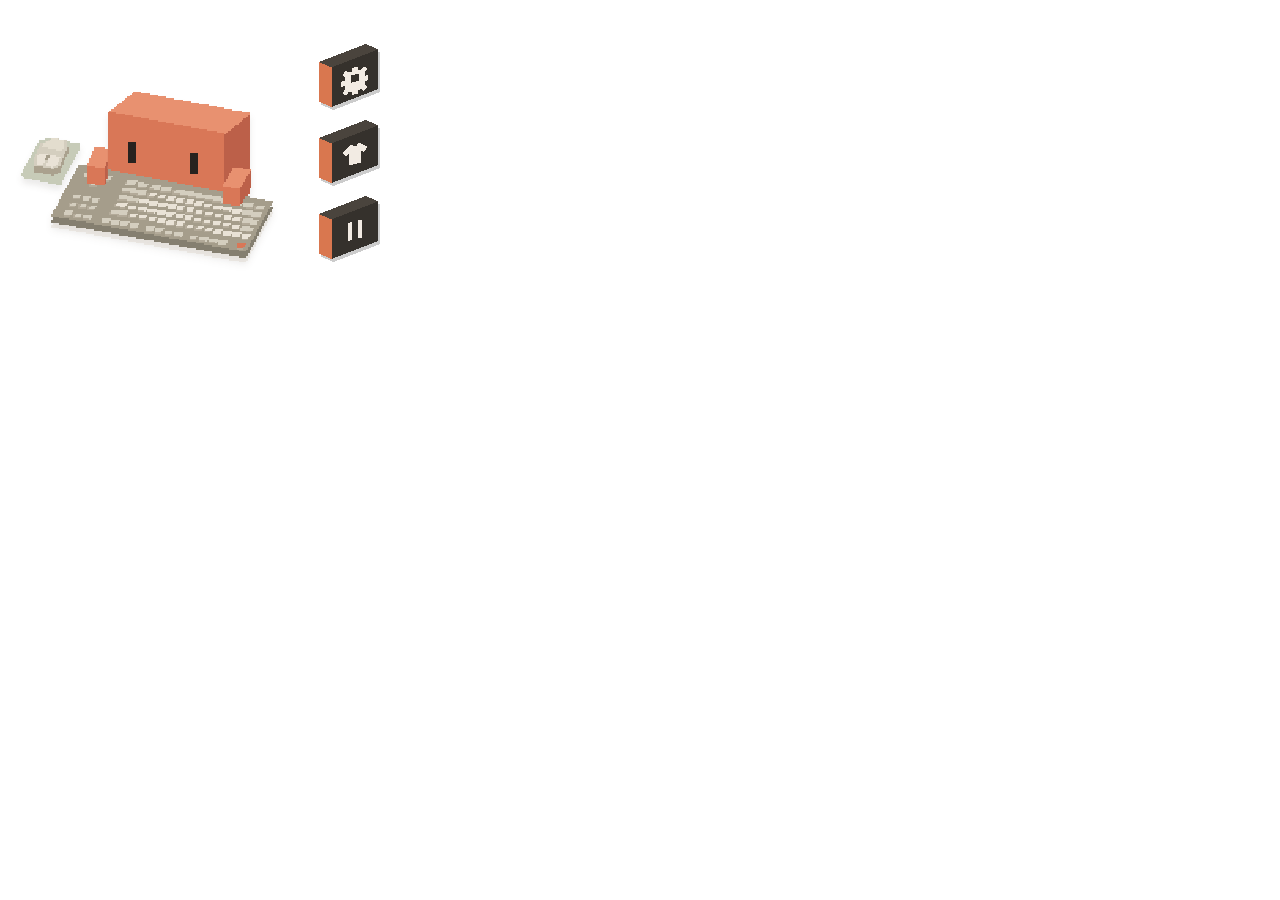
<file: web/index.html>
<!doctype html>
<html lang="zh-CN">
<head>
  <meta charset="utf-8">
  <meta name="viewport" content="width=device-width,initial-scale=1">
  
  <title>Bongo Clawd</title>
  <link rel="stylesheet" href="desktop.css">
</head>
<body>
  <main id="clawd-desktop">
    <div class="scene" data-mouse-zone title="按住小蟹拖动 · 右键打开菜单"><svg xmlns="http://www.w3.org/2000/svg" width="1080" height="815" viewBox="12 -16 216 163" id="clawd-scene" role="img" aria-labelledby="clawd-title clawd-desc"><title id="clawd-title">Clawd 的小工位</title><desc id="clawd-desc">Pixel block Clawd with independently animated hands, key lights, happy eyes, heart bubbles, sunglasses, sleep and startled expressions.</desc><g shape-rendering="crispEdges"><defs><clipPath id="far-arm-visible"><path clip-rule="evenodd" d="M0 0H240V164H0Z M78 39L83 39L83 40L89 40L89 41L94 41L94 42L99 42L99 43L104 43L104 44L110 44L110 45L115 45L115 46L120 46L120 47L126 47L126 48L131 48L131 49L136 49L136 50L141 50L141 51L147 51L147 52L152 52L152 53L152 103L152 102L147 102L147 101L141 101L141 100L136 100L136 99L131 99L131 98L126 98L126 97L120 97L120 96L115 96L115 95L110 95L110 94L104 94L104 93L99 93L99 92L94 92L94 91L89 91L89 90L83 90L83 89L78 89L78 39Z"/></clipPath><clipPath id="raised-arms-visible"><path clip-rule="evenodd" d="M0 0H240V164H0Z M78 39L79 39L79 38L80 38L80 37L82 37L82 36L83 36L83 35L84 35L84 34L85 34L85 33L87 33L87 32L88 32L88 31L89 31L89 30L90 30L90 29L92 29L92 28L93 28L93 27L94 27L94 26L99 26L99 27L105 27L105 28L110 28L110 29L115 29L115 30L120 30L120 31L126 31L126 32L131 32L131 33L136 33L136 34L142 34L142 35L147 35L147 36L152 36L152 37L157 37L157 38L163 38L163 39L168 39L168 40L168 90L168 91L167 91L167 92L166 92L166 93L164 93L164 94L163 94L163 95L162 95L162 96L161 96L161 97L159 97L159 98L158 98L158 99L157 99L157 100L156 100L156 101L154 101L154 102L153 102L153 103L152 103L152 102L147 102L147 101L141 101L141 100L136 100L136 99L131 99L131 98L126 98L126 97L120 97L120 96L115 96L115 95L110 95L110 94L104 94L104 93L99 93L99 92L94 92L94 91L89 91L89 90L83 90L83 89L78 89L78 39Z"/></clipPath><clipPath id="cool-above-desk"><path d="M0 -100H240V105H0Z"/></clipPath></defs><path d="M166 135L166 134L161 134L161 133L155 133L155 132L150 132L150 131L144 131L144 130L139 130L139 129L134 129L134 128L128 128L128 127L123 127L123 126L117 126L117 125L112 125L112 124L107 124L107 123L101 123L101 122L96 122L96 121L91 121L91 120L85 120L85 119L80 119L80 118L74 118L74 117L69 117L69 116L64 116L64 115L58 115L58 114L53 114L53 113L47 113L47 112L42 112L42 110L43 110L43 108L44 108L44 106L45 106L45 105L46 105L46 103L47 103L47 101L48 101L48 99L49 99L49 97L50 97L50 96L51 96L51 94L52 94L52 92L53 92L53 90L54 90L54 88L55 88L55 86L56 86L56 84L57 84L57 83L58 83L58 81L59 81L59 79L60 79L65 79L65 80L70 80L70 81L75 81L75 82L80 82L80 83L86 83L86 84L91 84L91 85L96 85L96 86L101 86L101 87L106 87L106 88L111 88L111 89L116 89L116 90L122 90L122 91L127 91L127 92L132 92L132 93L137 93L137 94L142 94L142 95L147 95L147 96L152 96L152 97L157 97L157 98L162 98L162 99L168 99L168 100L173 100L173 101L178 101L178 102L183 102L183 103L182 103L182 105L181 105L181 107L180 107L180 109L179 109L179 111L178 111L178 112L177 112L177 114L176 114L176 116L175 116L175 118L174 118L174 120L173 120L173 122L172 122L172 124L171 124L171 126L170 126L170 127L169 127L169 129L168 129L168 131L167 131L167 133L166 133L166 135Z" fill="#cdc1af" id="keyboard-shadow" opacity=".24"/><g id="body-motion"><g id="cat-headphones-rear" data-placement="before-body-surfaces" shape-rendering="crispEdges" pointer-events="none" display="none"><g id="cat-headphones-left-cup"><path fill="#c981a3" d="M80 32h1v1H80ZM79 33h3v1H79ZM79 34h3v1H79ZM79 35h3v1H79ZM79 36h3v1H79ZM79 37h3v1H79ZM79 38h3v1H79ZM79 39h3v1H79ZM79 40h3v1H79ZM79 41h3v1H79ZM79 42h3v1H79ZM79 43h3v1H79ZM79 44h3v1H79ZM79 45h3v1H79ZM79 46h3v1H79ZM79 47h3v1H79ZM80 48h1v1H80Z"/><path fill="#ffe3ee" d="M73 37h1v1H73Z"/><path fill="#ffe3ee" d="M80 32h1v1H80ZM78 33h2v1H78ZM77 34h1v1H77ZM76 35h1v1H76ZM75 36h1v1H75ZM74 37h1v1H74ZM72 38h2v1H72ZM71 39h1v1H71ZM70 40h1v1H70ZM69 41h1v1H69ZM67 42h2v1H67ZM66 43h1v1H66Z"/><path fill="#c981a3" d="M80 33h2v1H80ZM78 34h3v1H78ZM77 35h3v1H77ZM76 36h2v1H76ZM75 37h2v1H75ZM74 38h2v1H74ZM72 39h3v1H72ZM71 40h2v1H71ZM70 41h2v1H70ZM69 42h2v1H69ZM67 43h3v1H67ZM68 44h1v1H68Z"/><path fill="#c981a3" d="M81 34h1v1H81ZM80 35h2v1H80ZM78 36h4v1H78ZM77 37h5v1H77ZM76 38h6v1H76ZM75 39h7v1H75ZM73 40h9v1H73ZM72 41h10v1H72ZM71 42h11v1H71ZM70 43h12v1H70ZM69 44h13v1H69ZM68 45h14v1H68ZM68 46h14v1H68ZM68 47h14v1H68ZM68 48h13v1H68ZM68 49h12v1H68ZM68 50h11v1H68ZM68 51h10v1H68ZM68 52h9v1H68ZM68 53h7v1H68ZM68 54h6v1H68ZM68 55h5v1H68ZM68 56h4v1H68ZM68 57h2v1H68ZM68 58h1v1H68Z"/><path fill="#edabc7" d="M65 44h3v1H65ZM65 45h3v1H65ZM65 46h3v1H65ZM65 47h3v1H65ZM65 48h3v1H65ZM65 49h3v1H65ZM65 50h3v1H65ZM65 51h3v1H65ZM65 52h3v1H65ZM65 53h3v1H65ZM65 54h3v1H65ZM65 55h3v1H65ZM65 56h3v1H65ZM65 57h3v1H65ZM65 58h3v1H65ZM66 59h2v1H66Z"/><path fill="#c981a3" d="M82 31h1v1H82ZM82 32h1v1H82ZM82 33h1v1H82ZM82 34h1v1H82ZM82 35h1v1H82ZM82 36h1v1H82ZM82 37h1v1H82ZM82 38h1v1H82ZM82 39h1v1H82ZM82 40h1v1H82ZM82 41h1v1H82ZM82 42h1v1H82ZM82 43h1v1H82ZM82 44h1v1H82ZM82 45h1v1H82ZM82 46h1v1H82ZM82 47h1v1H82ZM82 48h1v1H82Z"/><path fill="#ffe3ee" d="M73 38h1v1H73Z"/><path fill="#c981a3" d="M81 31h2v1H81ZM80 32h2v1H80ZM78 33h3v1H78ZM77 34h3v1H77ZM76 35h2v1H76ZM75 36h2v1H75ZM74 37h2v1H74ZM72 38h3v1H72ZM71 39h2v1H71ZM70 40h2v1H70ZM69 41h2v1H69ZM67 42h3v1H67ZM68 43h1v1H68Z"/><path fill="#c981a3" d="M82 32h1v1H82ZM81 33h2v1H81ZM80 34h3v1H80ZM78 35h5v1H78ZM77 36h6v1H77ZM76 37h7v1H76ZM75 38h8v1H75ZM73 39h10v1H73ZM72 40h11v1H72ZM71 41h12v1H71ZM70 42h13v1H70ZM69 43h14v1H69ZM68 44h15v1H68ZM68 45h15v1H68ZM68 46h15v1H68ZM68 47h15v1H68ZM68 48h14v1H68ZM68 49h13v1H68ZM68 50h12v1H68ZM68 51h11v1H68ZM68 52h10v1H68ZM68 53h8v1H68ZM68 54h7v1H68ZM68 55h6v1H68ZM68 56h5v1H68ZM68 57h3v1H68ZM68 58h2v1H68ZM68 59h1v1H68Z"/><path fill="#ffe3ee" d="M81 49h1v1H81ZM80 50h1v1H80ZM79 51h1v1H79ZM77 52h2v1H77ZM76 53h1v1H76ZM75 54h1v1H75ZM74 55h1v1H74ZM73 56h1v1H73ZM71 57h2v1H71ZM70 58h1v1H70ZM69 59h1v1H69ZM68 60h1v1H68Z"/><path fill="#d18daf" d="M67 43h1v1H67ZM67 44h1v1H67ZM67 45h1v1H67ZM67 46h1v1H67ZM67 47h1v1H67ZM67 48h1v1H67ZM67 49h1v1H67ZM67 50h1v1H67ZM67 51h1v1H67ZM67 52h1v1H67ZM67 53h1v1H67ZM67 54h1v1H67ZM67 55h1v1H67ZM67 56h1v1H67ZM67 57h1v1H67ZM67 58h1v1H67ZM67 59h1v1H67ZM67 60h1v1H67Z"/><path fill="#c981a3" d="M82 31h5v1H82ZM82 32h7v1H82ZM82 33h7v1H82ZM82 34h7v1H82ZM82 35h7v1H82ZM82 36h7v1H82ZM82 37h7v1H82ZM82 38h7v1H82ZM82 39h7v1H82ZM82 40h7v1H82ZM82 41h7v1H82ZM82 42h7v1H82ZM82 43h7v1H82ZM82 44h7v1H82ZM82 45h7v1H82ZM82 46h7v1H82ZM82 47h7v1H82ZM82 48h7v1H82ZM82 49h7v1H82ZM83 50h6v1H83ZM87 51h1v1H87Z"/><path fill="#ffe3ee" d="M73 38h1v1H73Z"/><path fill="#ffe3ee" d="M82 31h5v1H82ZM81 32h6v1H81ZM80 33h6v1H80ZM78 34h7v1H78ZM77 35h6v1H77ZM76 36h6v1H76ZM75 37h6v1H75ZM74 38h6v1H74ZM72 39h6v1H72ZM71 40h6v1H71ZM70 41h6v1H70ZM71 42h4v1H71Z"/><path fill="#c981a3" d="M87 32h2v1H87ZM86 33h2v1H86ZM85 34h2v1H85ZM83 35h3v1H83ZM82 36h3v1H82ZM81 37h2v1H81ZM80 38h2v1H80ZM78 39h3v1H78ZM77 40h3v1H77ZM76 41h2v1H76ZM75 42h2v1H75ZM74 43h2v1H74Z"/><path fill="#c981a3" d="M88 33h1v1H88ZM87 34h2v1H87ZM86 35h3v1H86ZM85 36h4v1H85ZM83 37h6v1H83ZM82 38h7v1H82ZM81 39h8v1H81ZM80 40h9v1H80ZM78 41h11v1H78ZM77 42h12v1H77ZM76 43h13v1H76ZM75 44h14v1H75ZM75 45h14v1H75ZM75 46h14v1H75ZM75 47h14v1H75ZM75 48h14v1H75ZM75 49h14v1H75ZM75 50h14v1H75ZM75 51h13v1H75ZM75 52h12v1H75ZM75 53h11v1H75ZM75 54h10v1H75ZM75 55h9v1H75ZM75 56h7v1H75ZM75 57h6v1H75ZM75 58h5v1H75ZM75 59h4v1H75ZM75 60h2v1H75ZM75 61h1v1H75Z"/><path fill="#f2bad0" d="M69 42h2v1H69ZM68 43h6v1H68ZM68 44h7v1H68ZM68 45h7v1H68ZM68 46h7v1H68ZM68 47h7v1H68ZM68 48h7v1H68ZM68 49h7v1H68ZM68 50h7v1H68ZM68 51h7v1H68ZM68 52h7v1H68ZM68 53h7v1H68ZM68 54h7v1H68ZM68 55h7v1H68ZM68 56h7v1H68ZM68 57h7v1H68ZM68 58h7v1H68ZM68 59h7v1H68ZM68 60h7v1H68ZM68 61h7v1H68ZM71 62h4v1H71Z"/><path fill="#c981a3" d="M88 34h1v1H88ZM88 35h1v1H88ZM88 36h1v1H88ZM88 37h1v1H88ZM88 38h1v1H88ZM88 39h1v1H88ZM88 40h1v1H88ZM88 41h1v1H88ZM88 42h1v1H88ZM88 43h1v1H88ZM88 44h1v1H88ZM88 45h1v1H88ZM88 46h1v1H88ZM88 47h1v1H88ZM88 48h1v1H88ZM88 49h1v1H88ZM88 50h1v1H88ZM88 51h1v1H88Z"/><path fill="#ffe3ee" d=""/><path fill="#c981a3" d="M87 34h2v1H87ZM86 35h2v1H86ZM85 36h2v1H85ZM83 37h3v1H83ZM82 38h3v1H82ZM81 39h2v1H81ZM80 40h2v1H80ZM78 41h3v1H78ZM77 42h3v1H77ZM76 43h2v1H76ZM75 44h2v1H75Z"/><path fill="#c981a3" d="M88 35h1v1H88ZM87 36h2v1H87ZM86 37h3v1H86ZM85 38h4v1H85ZM83 39h6v1H83ZM82 40h7v1H82ZM81 41h8v1H81ZM80 42h9v1H80ZM78 43h11v1H78ZM77 44h12v1H77ZM76 45h13v1H76ZM76 46h13v1H76ZM76 47h13v1H76ZM76 48h13v1H76ZM76 49h13v1H76ZM76 50h13v1H76ZM76 51h13v1H76ZM76 52h11v1H76ZM76 53h10v1H76ZM76 54h9v1H76ZM76 55h8v1H76ZM76 56h7v1H76ZM76 57h5v1H76ZM76 58h4v1H76ZM76 59h3v1H76ZM76 60h2v1H76Z"/><path fill="#ffe3ee" d="M87 52h2v1H87ZM86 53h1v1H86ZM85 54h1v1H85ZM84 55h1v1H84ZM82 56h2v1H82ZM81 57h1v1H81ZM80 58h1v1H80ZM79 59h1v1H79ZM77 60h2v1H77ZM76 61h1v1H76ZM75 62h1v1H75Z"/><path fill="#ba789b" d="M75 44h1v1H75ZM75 45h1v1H75ZM75 46h1v1H75ZM75 47h1v1H75ZM75 48h1v1H75ZM75 49h1v1H75ZM75 50h1v1H75ZM75 51h1v1H75ZM75 52h1v1H75ZM75 53h1v1H75ZM75 54h1v1H75ZM75 55h1v1H75ZM75 56h1v1H75ZM75 57h1v1H75ZM75 58h1v1H75ZM75 59h1v1H75ZM75 60h1v1H75ZM75 61h1v1H75ZM75 62h1v1H75Z"/></g></g><g id="headphones-rear" data-placement="before-body-surfaces" shape-rendering="crispEdges" pointer-events="none" display="none"><g id="headphones-left-cup"><path fill="#5598bd" d="M80 32h1v1H80ZM79 33h3v1H79ZM79 34h3v1H79ZM79 35h3v1H79ZM79 36h3v1H79ZM79 37h3v1H79ZM79 38h3v1H79ZM79 39h3v1H79ZM79 40h3v1H79ZM79 41h3v1H79ZM79 42h3v1H79ZM79 43h3v1H79ZM79 44h3v1H79ZM79 45h3v1H79ZM79 46h3v1H79ZM79 47h3v1H79ZM80 48h1v1H80Z"/><path fill="#bce6f6" d="M73 37h1v1H73Z"/><path fill="#bce6f6" d="M80 32h1v1H80ZM78 33h2v1H78ZM77 34h1v1H77ZM76 35h1v1H76ZM75 36h1v1H75ZM74 37h1v1H74ZM72 38h2v1H72ZM71 39h1v1H71ZM70 40h1v1H70ZM69 41h1v1H69ZM67 42h2v1H67ZM66 43h1v1H66Z"/><path fill="#5598bd" d="M80 33h2v1H80ZM78 34h3v1H78ZM77 35h3v1H77ZM76 36h2v1H76ZM75 37h2v1H75ZM74 38h2v1H74ZM72 39h3v1H72ZM71 40h2v1H71ZM70 41h2v1H70ZM69 42h2v1H69ZM67 43h3v1H67ZM68 44h1v1H68Z"/><path fill="#5598bd" d="M81 34h1v1H81ZM80 35h2v1H80ZM78 36h4v1H78ZM77 37h5v1H77ZM76 38h6v1H76ZM75 39h7v1H75ZM73 40h9v1H73ZM72 41h10v1H72ZM71 42h11v1H71ZM70 43h12v1H70ZM69 44h13v1H69ZM68 45h14v1H68ZM68 46h14v1H68ZM68 47h14v1H68ZM68 48h13v1H68ZM68 49h12v1H68ZM68 50h11v1H68ZM68 51h10v1H68ZM68 52h9v1H68ZM68 53h7v1H68ZM68 54h6v1H68ZM68 55h5v1H68ZM68 56h4v1H68ZM68 57h2v1H68ZM68 58h1v1H68Z"/><path fill="#82c5e6" d="M65 44h3v1H65ZM65 45h3v1H65ZM65 46h3v1H65ZM65 47h3v1H65ZM65 48h3v1H65ZM65 49h3v1H65ZM65 50h3v1H65ZM65 51h3v1H65ZM65 52h3v1H65ZM65 53h3v1H65ZM65 54h3v1H65ZM65 55h3v1H65ZM65 56h3v1H65ZM65 57h3v1H65ZM65 58h3v1H65ZM66 59h2v1H66Z"/><path fill="#5598bd" d="M82 31h1v1H82ZM82 32h1v1H82ZM82 33h1v1H82ZM82 34h1v1H82ZM82 35h1v1H82ZM82 36h1v1H82ZM82 37h1v1H82ZM82 38h1v1H82ZM82 39h1v1H82ZM82 40h1v1H82ZM82 41h1v1H82ZM82 42h1v1H82ZM82 43h1v1H82ZM82 44h1v1H82ZM82 45h1v1H82ZM82 46h1v1H82ZM82 47h1v1H82ZM82 48h1v1H82Z"/><path fill="#bce6f6" d="M73 38h1v1H73Z"/><path fill="#5598bd" d="M81 31h2v1H81ZM80 32h2v1H80ZM78 33h3v1H78ZM77 34h3v1H77ZM76 35h2v1H76ZM75 36h2v1H75ZM74 37h2v1H74ZM72 38h3v1H72ZM71 39h2v1H71ZM70 40h2v1H70ZM69 41h2v1H69ZM67 42h3v1H67ZM68 43h1v1H68Z"/><path fill="#5598bd" d="M82 32h1v1H82ZM81 33h2v1H81ZM80 34h3v1H80ZM78 35h5v1H78ZM77 36h6v1H77ZM76 37h7v1H76ZM75 38h8v1H75ZM73 39h10v1H73ZM72 40h11v1H72ZM71 41h12v1H71ZM70 42h13v1H70ZM69 43h14v1H69ZM68 44h15v1H68ZM68 45h15v1H68ZM68 46h15v1H68ZM68 47h15v1H68ZM68 48h14v1H68ZM68 49h13v1H68ZM68 50h12v1H68ZM68 51h11v1H68ZM68 52h10v1H68ZM68 53h8v1H68ZM68 54h7v1H68ZM68 55h6v1H68ZM68 56h5v1H68ZM68 57h3v1H68ZM68 58h2v1H68ZM68 59h1v1H68Z"/><path fill="#bce6f6" d="M81 49h1v1H81ZM80 50h1v1H80ZM79 51h1v1H79ZM77 52h2v1H77ZM76 53h1v1H76ZM75 54h1v1H75ZM74 55h1v1H74ZM73 56h1v1H73ZM71 57h2v1H71ZM70 58h1v1H70ZM69 59h1v1H69ZM68 60h1v1H68Z"/><path fill="#6aadc9" d="M67 43h1v1H67ZM67 44h1v1H67ZM67 45h1v1H67ZM67 46h1v1H67ZM67 47h1v1H67ZM67 48h1v1H67ZM67 49h1v1H67ZM67 50h1v1H67ZM67 51h1v1H67ZM67 52h1v1H67ZM67 53h1v1H67ZM67 54h1v1H67ZM67 55h1v1H67ZM67 56h1v1H67ZM67 57h1v1H67ZM67 58h1v1H67ZM67 59h1v1H67ZM67 60h1v1H67Z"/><path fill="#5598bd" d="M82 31h5v1H82ZM82 32h7v1H82ZM82 33h7v1H82ZM82 34h7v1H82ZM82 35h7v1H82ZM82 36h7v1H82ZM82 37h7v1H82ZM82 38h7v1H82ZM82 39h7v1H82ZM82 40h7v1H82ZM82 41h7v1H82ZM82 42h7v1H82ZM82 43h7v1H82ZM82 44h7v1H82ZM82 45h7v1H82ZM82 46h7v1H82ZM82 47h7v1H82ZM82 48h7v1H82ZM82 49h7v1H82ZM83 50h6v1H83ZM87 51h1v1H87Z"/><path fill="#bce6f6" d="M73 38h1v1H73Z"/><path fill="#bce6f6" d="M82 31h5v1H82ZM81 32h6v1H81ZM80 33h6v1H80ZM78 34h7v1H78ZM77 35h6v1H77ZM76 36h6v1H76ZM75 37h6v1H75ZM74 38h6v1H74ZM72 39h6v1H72ZM71 40h6v1H71ZM70 41h6v1H70ZM71 42h4v1H71Z"/><path fill="#5598bd" d="M87 32h2v1H87ZM86 33h2v1H86ZM85 34h2v1H85ZM83 35h3v1H83ZM82 36h3v1H82ZM81 37h2v1H81ZM80 38h2v1H80ZM78 39h3v1H78ZM77 40h3v1H77ZM76 41h2v1H76ZM75 42h2v1H75ZM74 43h2v1H74Z"/><path fill="#5598bd" d="M88 33h1v1H88ZM87 34h2v1H87ZM86 35h3v1H86ZM85 36h4v1H85ZM83 37h6v1H83ZM82 38h7v1H82ZM81 39h8v1H81ZM80 40h9v1H80ZM78 41h11v1H78ZM77 42h12v1H77ZM76 43h13v1H76ZM75 44h14v1H75ZM75 45h14v1H75ZM75 46h14v1H75ZM75 47h14v1H75ZM75 48h14v1H75ZM75 49h14v1H75ZM75 50h14v1H75ZM75 51h13v1H75ZM75 52h12v1H75ZM75 53h11v1H75ZM75 54h10v1H75ZM75 55h9v1H75ZM75 56h7v1H75ZM75 57h6v1H75ZM75 58h5v1H75ZM75 59h4v1H75ZM75 60h2v1H75ZM75 61h1v1H75Z"/><path fill="#8dceeb" d="M69 42h2v1H69ZM68 43h6v1H68ZM68 44h7v1H68ZM68 45h7v1H68ZM68 46h7v1H68ZM68 47h7v1H68ZM68 48h7v1H68ZM68 49h7v1H68ZM68 50h7v1H68ZM68 51h7v1H68ZM68 52h7v1H68ZM68 53h7v1H68ZM68 54h7v1H68ZM68 55h7v1H68ZM68 56h7v1H68ZM68 57h7v1H68ZM68 58h7v1H68ZM68 59h7v1H68ZM68 60h7v1H68ZM68 61h7v1H68ZM71 62h4v1H71Z"/><path fill="#5598bd" d="M88 34h1v1H88ZM88 35h1v1H88ZM88 36h1v1H88ZM88 37h1v1H88ZM88 38h1v1H88ZM88 39h1v1H88ZM88 40h1v1H88ZM88 41h1v1H88ZM88 42h1v1H88ZM88 43h1v1H88ZM88 44h1v1H88ZM88 45h1v1H88ZM88 46h1v1H88ZM88 47h1v1H88ZM88 48h1v1H88ZM88 49h1v1H88ZM88 50h1v1H88ZM88 51h1v1H88Z"/><path fill="#bce6f6" d=""/><path fill="#5598bd" d="M87 34h2v1H87ZM86 35h2v1H86ZM85 36h2v1H85ZM83 37h3v1H83ZM82 38h3v1H82ZM81 39h2v1H81ZM80 40h2v1H80ZM78 41h3v1H78ZM77 42h3v1H77ZM76 43h2v1H76ZM75 44h2v1H75Z"/><path fill="#5598bd" d="M88 35h1v1H88ZM87 36h2v1H87ZM86 37h3v1H86ZM85 38h4v1H85ZM83 39h6v1H83ZM82 40h7v1H82ZM81 41h8v1H81ZM80 42h9v1H80ZM78 43h11v1H78ZM77 44h12v1H77ZM76 45h13v1H76ZM76 46h13v1H76ZM76 47h13v1H76ZM76 48h13v1H76ZM76 49h13v1H76ZM76 50h13v1H76ZM76 51h13v1H76ZM76 52h11v1H76ZM76 53h10v1H76ZM76 54h9v1H76ZM76 55h8v1H76ZM76 56h7v1H76ZM76 57h5v1H76ZM76 58h4v1H76ZM76 59h3v1H76ZM76 60h2v1H76Z"/><path fill="#bce6f6" d="M87 52h2v1H87ZM86 53h1v1H86ZM85 54h1v1H85ZM84 55h1v1H84ZM82 56h2v1H82ZM81 57h1v1H81ZM80 58h1v1H80ZM79 59h1v1H79ZM77 60h2v1H77ZM76 61h1v1H76ZM75 62h1v1H75Z"/><path fill="#609eb9" d="M75 44h1v1H75ZM75 45h1v1H75ZM75 46h1v1H75ZM75 47h1v1H75ZM75 48h1v1H75ZM75 49h1v1H75ZM75 50h1v1H75ZM75 51h1v1H75ZM75 52h1v1H75ZM75 53h1v1H75ZM75 54h1v1H75ZM75 55h1v1H75ZM75 56h1v1H75ZM75 57h1v1H75ZM75 58h1v1H75ZM75 59h1v1H75ZM75 60h1v1H75ZM75 61h1v1H75ZM75 62h1v1H75Z"/></g></g><path d="M78 39L79 39L79 38L80 38L80 37L82 37L82 36L83 36L83 35L84 35L84 34L85 34L85 33L87 33L87 32L88 32L88 31L89 31L89 30L90 30L90 29L92 29L92 28L93 28L93 27L94 27L94 26L99 26L99 27L105 27L105 28L110 28L110 29L115 29L115 30L120 30L120 31L126 31L126 32L131 32L131 33L136 33L136 34L142 34L142 35L147 35L147 36L152 36L152 37L157 37L157 38L163 38L163 39L168 39L168 40L168 41L167 41L167 42L166 42L166 43L164 43L164 44L163 44L163 45L162 45L162 46L161 46L161 47L159 47L159 48L158 48L158 49L157 49L157 50L156 50L156 51L154 51L154 52L153 52L153 53L152 53L152 52L147 52L147 51L141 51L141 50L136 50L136 49L131 49L131 48L126 48L126 47L120 47L120 46L115 46L115 45L110 45L110 44L104 44L104 43L99 43L99 42L94 42L94 41L89 41L89 40L83 40L83 39L78 39Z" fill="#e89170" id="body-top"/><path d="M152 53L153 53L153 52L154 52L154 51L156 51L156 50L157 50L157 49L158 49L158 48L159 48L159 47L161 47L161 46L162 46L162 45L163 45L163 44L164 44L164 43L166 43L166 42L167 42L167 41L168 41L168 40L168 90L168 91L167 91L167 92L166 92L166 93L164 93L164 94L163 94L163 95L162 95L162 96L161 96L161 97L159 97L159 98L158 98L158 99L157 99L157 100L156 100L156 101L154 101L154 102L153 102L153 103L152 103L152 53Z" fill="#bc6049" id="body-side"/><path d="M78 39L83 39L83 40L89 40L89 41L94 41L94 42L99 42L99 43L104 43L104 44L110 44L110 45L115 45L115 46L120 46L120 47L126 47L126 48L131 48L131 49L136 49L136 50L141 50L141 51L147 51L147 52L152 52L152 53L152 103L152 102L147 102L147 101L141 101L141 100L136 100L136 99L131 99L131 98L126 98L126 97L120 97L120 96L115 96L115 95L110 95L110 94L104 94L104 93L99 93L99 92L94 92L94 91L89 91L89 90L83 90L83 89L78 89L78 39Z" fill="#d97757" id="body-front"/><g id="eyes-open"><path d="M91 58L96 58L96 59L96 72L96 71L91 71L91 58Z" fill="#27221f"/><path d="M130 65L135 65L135 66L135 79L135 78L130 78L130 65Z" fill="#27221f"/></g><g id="eyes-blink" display="none"><path d="M91 69L96 69L96 70L96 72L96 71L91 71L91 69Z" fill="#27221f"/><path d="M130 76L135 76L135 77L135 79L135 78L130 78L130 76Z" fill="#27221f"/></g><g id="eyes-busy" display="none"><path d="M90 59L93 59L93 60L94 60L94 61L95 61L95 62L96 62L96 64L97 64L97 65L98 65L98 66L99 66L99 69L99 70L98 70L98 71L96 71L96 72L95 72L95 73L93 73L93 74L92 74L92 73L89 73L90 73L90 72L91 72L91 71L92 71L92 70L94 70L94 69L95 69L95 68L96 68L96 67L95 67L95 66L94 66L94 64L93 64L93 63L92 63L92 62L91 62L91 60L90 60L90 59Z" fill="#27221f"/><path d="M137 67L134 67L134 68L133 68L133 69L132 69L132 70L130 70L130 71L129 71L129 72L128 72L128 75L129 75L129 76L130 76L130 77L131 77L131 78L132 78L132 79L133 79L133 80L134 80L134 81L135 81L135 82L138 82L138 81L138 80L137 80L137 79L136 79L136 78L135 78L135 77L134 77L134 76L133 76L133 75L132 75L132 74L131 74L131 73L132 73L132 72L133 72L133 70L134 70L134 69L135 69L135 68L136 68L136 67L137 67Z" fill="#27221f"/></g><g id="eyes-startled" display="none"><path d="M88 54L93 54L93 55L98 55L98 56L98 76L98 75L93 75L93 74L88 74L88 54Z" fill="#27221f"/><path d="M127 61L132 61L132 62L137 62L137 63L137 83L137 82L132 82L132 81L127 81L127 61Z" fill="#27221f"/></g><g id="eyes-sneak" display="none"><path d="M91 62L96 62L96 63L96 69L96 68L91 68L91 62Z" fill="#27221f"/><path d="M130 69L135 69L135 70L135 76L135 75L130 75L130 69Z" fill="#27221f"/></g><g id="eyes-wide" display="none"><path d="M89 56L93 56L93 57L97 57L97 58L97 75L97 74L93 74L93 73L89 73L89 56Z" fill="#27221f"/><path d="M128 63L132 63L132 64L136 64L136 65L136 82L136 81L132 81L132 80L128 80L128 63Z" fill="#27221f"/></g><g id="cool-stage" clip-path="url(#cool-above-desk)"><g id="clawd-sunglasses" shape-rendering="crispEdges" pointer-events="none" aria-label="Pixel sunglasses with white glass reflections" display="none"><path fill="#252a2f" d="M86 67h3v1h-3zM87 68h5v1h-5zM87 69h5v1h-5zM95 69h5v1h-5zM88 70h6v1h-6zM95 70h10v1h-10zM89 71h18v1h-18zM94 72h12v1h-12zM100 73h4v1h-4zM124 74h2v1h-2zM125 75h5v1h-5zM125 76h5v1h-5zM133 76h4v1h-4zM126 77h5v1h-5zM133 77h9v1h-9zM126 78h19v1h-19zM131 79h13v1h-13zM137 80h6v1h-6z"/><path fill="#282420" d="M76 53h8v1h-8zM76 54h13v1h-13zM76 55h18v1h-18zM76 56h24v1h-24zM76 57h7v1h-7zM89 57h16v1h-16zM165 57h1v1h-1zM80 58h3v1h-3zM94 58h16v1h-16zM164 58h2v1h-2zM80 59h3v1h-3zM100 59h15v1h-15zM162 59h4v1h-4zM81 60h2v1h-2zM105 60h16v1h-16zM161 60h5v1h-5zM81 61h3v1h-3zM107 61h19v1h-19zM160 61h5v1h-5zM81 62h3v1h-3zM108 62h23v1h-23zM159 62h5v1h-5zM81 63h3v1h-3zM109 63h28v1h-28zM157 63h5v1h-5zM81 64h3v1h-3zM109 64h13v1h-13zM126 64h16v1h-16zM156 64h5v1h-5zM81 65h3v1h-3zM108 65h13v1h-13zM131 65h16v1h-16zM155 65h5v1h-5zM82 66h3v1h-3zM108 66h3v1h-3zM115 66h6v1h-6zM137 66h15v1h-15zM154 66h5v1h-5zM82 67h3v1h-3zM108 67h3v1h-3zM119 67h2v1h-2zM142 67h15v1h-15zM82 68h3v1h-3zM108 68h3v1h-3zM119 68h2v1h-2zM145 68h11v1h-11zM82 69h4v1h-4zM108 69h3v1h-3zM119 69h3v1h-3zM146 69h9v1h-9zM83 70h4v1h-4zM107 70h4v1h-4zM119 70h3v1h-3zM147 70h7v1h-7zM84 71h5v1h-5zM107 71h4v1h-4zM119 71h3v1h-3zM147 71h3v1h-3zM152 71h1v1h-1zM84 72h10v1h-10zM106 72h4v1h-4zM119 72h3v1h-3zM146 72h3v1h-3zM85 73h15v1h-15zM104 73h6v1h-6zM120 73h3v1h-3zM146 73h3v1h-3zM89 74h20v1h-20zM120 74h3v1h-3zM146 74h3v1h-3zM94 75h14v1h-14zM120 75h3v1h-3zM146 75h3v1h-3zM100 76h7v1h-7zM120 76h4v1h-4zM146 76h3v1h-3zM105 77h1v1h-1zM121 77h4v1h-4zM145 77h4v1h-4zM121 78h5v1h-5zM145 78h4v1h-4zM122 79h9v1h-9zM144 79h4v1h-4zM123 80h14v1h-14zM143 80h5v1h-5zM126 81h22v1h-22zM131 82h15v1h-15zM137 83h8v1h-8zM142 84h2v1h-2z"/><path fill="#30353a" d="M83 57h6v1h-6zM83 58h11v1h-11zM83 59h17v1h-17zM83 60h15v1h-15zM100 60h5v1h-5zM84 61h14v1h-14zM101 61h3v1h-3zM105 61h2v1h-2zM84 62h13v1h-13zM101 62h3v1h-3zM106 62h2v1h-2zM84 63h12v1h-12zM99 63h4v1h-4zM106 63h3v1h-3zM84 64h12v1h-12zM99 64h3v1h-3zM104 64h5v1h-5zM122 64h4v1h-4zM84 65h11v1h-11zM98 65h4v1h-4zM104 65h4v1h-4zM121 65h10v1h-10zM85 66h9v1h-9zM97 66h4v1h-4zM103 66h5v1h-5zM121 66h16v1h-16zM85 67h1v1h-1zM89 67h4v1h-4zM97 67h11v1h-11zM121 67h15v1h-15zM137 67h5v1h-5zM85 68h2v1h-2zM96 68h12v1h-12zM121 68h15v1h-15zM139 68h6v1h-6zM86 69h1v1h-1zM100 69h8v1h-8zM122 69h13v1h-13zM139 69h3v1h-3zM144 69h2v1h-2zM87 70h1v1h-1zM105 70h2v1h-2zM122 70h12v1h-12zM138 70h3v1h-3zM144 70h3v1h-3zM122 71h12v1h-12zM137 71h3v1h-3zM143 71h4v1h-4zM122 72h11v1h-11zM136 72h4v1h-4zM142 72h4v1h-4zM123 73h9v1h-9zM135 73h4v1h-4zM141 73h5v1h-5zM123 74h1v1h-1zM126 74h6v1h-6zM135 74h11v1h-11zM123 75h2v1h-2zM134 75h12v1h-12zM124 76h1v1h-1zM137 76h9v1h-9zM125 77h1v1h-1zM142 77h3v1h-3z"/><path fill="#4b4540" d="M78 52h6v1h-6zM84 53h5v1h-5zM89 54h5v1h-5zM94 55h6v1h-6zM100 56h5v1h-5zM165 56h1v1h-1zM105 57h5v1h-5zM164 57h1v1h-1zM110 58h5v1h-5zM162 58h2v1h-2zM115 59h6v1h-6zM161 59h1v1h-1zM121 60h5v1h-5zM160 60h1v1h-1zM126 61h5v1h-5zM159 61h1v1h-1zM131 62h6v1h-6zM157 62h2v1h-2zM137 63h5v1h-5zM156 63h1v1h-1zM142 64h5v1h-5zM155 64h1v1h-1zM147 65h5v1h-5zM154 65h1v1h-1zM152 66h2v1h-2z"/><path fill="#dddcd4" d="M104 61h1v1h-1zM104 62h2v1h-2zM103 63h3v1h-3zM102 64h2v1h-2zM102 65h2v1h-2zM101 66h2v1h-2zM142 69h2v1h-2zM141 70h3v1h-3zM140 71h3v1h-3zM140 72h2v1h-2zM139 73h2v1h-2z"/><path fill="#fffdf7" d="M98 60h2v1h-2zM98 61h3v1h-3zM97 62h4v1h-4zM96 63h3v1h-3zM96 64h3v1h-3zM95 65h3v1h-3zM94 66h3v1h-3zM93 67h4v1h-4zM136 67h1v1h-1zM92 68h4v1h-4zM136 68h3v1h-3zM92 69h3v1h-3zM135 69h4v1h-4zM94 70h1v1h-1zM134 70h4v1h-4zM134 71h3v1h-3zM133 72h3v1h-3zM132 73h3v1h-3zM132 74h3v1h-3zM130 75h4v1h-4zM130 76h3v1h-3zM131 77h2v1h-2z"/></g><g id="cool-hand" display="none" pointer-events="none"/></g><g id="eyes-happy" display="none" fill="#27221f"><path d="M92 62h1v1h-1ZM93 62h1v1h-1ZM94 63h1v1h-1ZM90 63h1v1h-1ZM91 63h1v1h-1ZM92 63h1v1h-1ZM93 63h1v1h-1ZM94 64h1v1h-1ZM95 64h1v1h-1ZM96 64h1v1h-1ZM88 64h1v1h-1ZM89 64h1v1h-1ZM90 64h1v1h-1ZM91 64h1v1h-1ZM95 65h1v1h-1ZM96 65h1v1h-1ZM97 65h1v1h-1ZM98 65h1v1h-1ZM88 65h1v1h-1ZM89 65h1v1h-1ZM97 66h1v1h-1ZM98 66h1v1h-1ZM88 66h1v1h-1ZM89 66h1v1h-1ZM97 67h1v1h-1ZM98 67h1v1h-1Z"/><path d="M131 69h1v1h-1ZM132 69h1v1h-1ZM133 70h1v1h-1ZM129 70h1v1h-1ZM130 70h1v1h-1ZM131 70h1v1h-1ZM132 70h1v1h-1ZM133 71h1v1h-1ZM134 71h1v1h-1ZM135 71h1v1h-1ZM127 71h1v1h-1ZM128 71h1v1h-1ZM129 71h1v1h-1ZM130 71h1v1h-1ZM134 72h1v1h-1ZM135 72h1v1h-1ZM136 72h1v1h-1ZM137 72h1v1h-1ZM127 72h1v1h-1ZM128 72h1v1h-1ZM136 73h1v1h-1ZM137 73h1v1h-1ZM127 73h1v1h-1ZM128 73h1v1h-1ZM136 74h1v1h-1ZM137 74h1v1h-1Z"/></g><g id="headphones-front" data-placement="after-sunglasses" shape-rendering="crispEdges" pointer-events="none" mask="url(#headphones-body-corner-occlusion)" display="none"><g id="headphones-headband"><path fill="#5598bd" d="M99 9h1v1H99ZM99 10h6v1H99ZM99 11h12v1H99ZM99 12h17v1H99ZM91 13h4v1H91ZM99 13h22v1H99ZM91 14h36v1H91ZM91 15h41v1H91ZM91 16h46v1H91ZM91 17h51v1H91ZM84 18h6v1H84ZM91 18h14v1H91ZM111 18h37v1H111ZM84 19h21v1H84ZM116 19h34v1H116ZM84 20h14v1H84ZM100 20h5v1H100ZM121 20h29v1H121ZM84 21h14v1H84ZM127 21h23v1H127ZM84 22h14v1H84ZM132 22h18v1H132ZM79 23h19v1H79ZM137 23h13v1H137ZM79 24h19v1H79ZM142 24h11v1H142ZM79 25h12v1H79ZM95 25h3v1H95ZM144 25h14v1H144ZM79 26h12v1H79ZM144 26h14v1H144ZM79 27h12v1H79ZM144 27h14v1H144ZM79 28h12v1H79ZM144 28h14v1H144ZM79 29h12v1H79ZM148 29h10v1H148ZM79 30h6v1H79ZM90 30h1v1H90ZM151 30h7v1H151ZM79 31h6v1H79ZM151 31h7v1H151ZM79 32h6v1H79ZM151 32h13v1H151ZM79 33h6v1H79ZM151 33h14v1H151ZM79 34h6v1H79ZM151 34h14v1H151ZM84 35h1v1H84ZM151 35h14v1H151ZM153 36h12v1H153ZM158 37h7v1H158ZM158 38h7v1H158ZM158 39h11v1H158ZM158 40h12v1H158ZM158 41h12v1H158ZM158 42h12v1H158ZM158 43h12v1H158ZM164 44h6v1H164ZM164 45h6v1H164ZM164 46h6v1H164ZM164 47h6v1H164ZM164 48h6v1H164ZM164 49h6v1H164ZM164 50h6v1H164ZM169 51h1v1H169Z"/><path fill="#bce6f6" d="M77 23h7v1H77ZM76 24h7v1H76ZM75 25h7v1H75ZM74 26h7v1H74Z"/><path fill="#bce6f6" d="M83 18h7v1H83ZM82 19h8v1H82ZM81 20h8v1H81ZM79 21h9v1H79ZM84 22h2v1H84Z"/><path fill="#bce6f6" d="M90 13h5v1H90ZM89 14h9v1H89ZM88 15h9v1H88ZM86 16h10v1H86ZM90 17h5v1H90Z"/><path fill="#bce6f6" d="M98 9h2v1H98ZM97 10h8v1H97ZM96 11h15v1H96ZM95 12h21v1H95ZM95 13h26v1H95ZM100 14h27v1H100ZM105 15h27v1H105ZM111 16h26v1H111ZM116 17h26v1H116ZM121 18h27v1H121ZM127 19h23v1H127ZM132 20h16v1H132ZM137 21h10v1H137ZM142 22h4v1H142Z"/><path fill="#5598bd" d="M148 20h2v1H148ZM147 21h3v1H147ZM146 22h4v1H146ZM145 23h5v1H145ZM145 24h5v1H145ZM145 25h3v1H145ZM145 26h2v1H145ZM145 27h1v1H145Z"/><path fill="#bce6f6" d="M150 24h3v1H150ZM148 25h10v1H148ZM147 26h10v1H147ZM146 27h10v1H146ZM148 28h6v1H148Z"/><path fill="#5598bd" d="M157 26h1v1H157ZM156 27h2v1H156ZM154 28h4v1H154ZM153 29h5v1H153ZM153 30h5v1H153ZM153 31h5v1H153ZM153 32h4v1H153ZM153 33h3v1H153ZM153 34h1v1H153Z"/><path fill="#bce6f6" d="M157 32h7v1H157ZM156 33h8v1H156ZM154 34h9v1H154ZM153 35h8v1H153ZM158 36h2v1H158Z"/><path fill="#5598bd" d="M164 33h1v1H164ZM163 34h2v1H163ZM161 35h4v1H161ZM160 36h5v1H160ZM160 37h5v1H160ZM160 38h5v1H160ZM160 39h4v1H160ZM160 40h3v1H160ZM160 41h1v1H160Z"/><path fill="#bce6f6" d="M164 39h5v1H164ZM163 40h6v1H163ZM161 41h7v1H161ZM160 42h7v1H160ZM164 43h2v1H164Z"/><path fill="#5598bd" d="M169 40h1v1H169ZM168 41h2v1H168ZM167 42h3v1H167ZM166 43h4v1H166ZM165 44h5v1H165ZM165 45h5v1H165ZM165 46h5v1H165ZM165 47h5v1H165ZM165 48h5v1H165ZM165 49h5v1H165ZM165 50h5v1H165ZM165 51h5v1H165ZM165 52h4v1H165ZM165 53h3v1H165ZM165 54h2v1H165ZM165 55h1v1H165Z"/><path fill="#5598bd" d="M104 18h1v1H104ZM103 19h2v1H103ZM102 20h3v1H102ZM101 21h4v1H101ZM100 22h4v1H100ZM100 23h3v1H100ZM100 24h2v1H100ZM100 25h1v1H100Z"/><path fill="#5598bd" d="M97 20h1v1H97ZM96 21h2v1H96ZM95 22h3v1H95ZM93 23h5v1H93ZM93 24h5v1H93ZM93 25h5v1H93ZM93 26h4v1H93ZM93 27h3v1H93ZM93 28h2v1H93Z"/><path fill="#5598bd" d="M90 25h1v1H90ZM89 26h2v1H89ZM88 27h3v1H88ZM86 28h5v1H86ZM86 29h5v1H86ZM86 30h5v1H86ZM86 31h4v1H86ZM86 32h3v1H86ZM86 33h2v1H86Z"/><path fill="#5598bd" d="M84 30h1v1H84ZM83 31h2v1H83ZM82 32h3v1H82ZM81 33h4v1H81ZM80 34h5v1H80ZM80 35h5v1H80ZM80 36h4v1H80ZM80 37h3v1H80ZM80 38h2v1H80ZM80 39h1v1H80Z"/><path fill="#82c5e6" d="M94 13h1v1H94ZM94 14h6v1H94ZM94 15h11v1H94ZM94 16h17v1H94ZM86 17h4v1H86ZM94 17h22v1H94ZM86 18h35v1H86ZM86 19h41v1H86ZM86 20h46v1H86ZM86 21h51v1H86ZM79 22h5v1H79ZM86 22h14v1H86ZM105 22h37v1H105ZM79 23h21v1H79ZM111 23h34v1H111ZM79 24h14v1H79ZM95 24h5v1H95ZM116 24h29v1H116ZM79 25h14v1H79ZM121 25h24v1H121ZM79 26h14v1H79ZM127 26h18v1H127ZM74 27h19v1H74ZM132 27h13v1H132ZM74 28h19v1H74ZM137 28h11v1H137ZM74 29h12v1H74ZM90 29h3v1H90ZM139 29h14v1H139ZM74 30h12v1H74ZM139 30h14v1H139ZM74 31h12v1H74ZM139 31h14v1H139ZM74 32h12v1H74ZM139 32h14v1H139ZM74 33h12v1H74ZM142 33h11v1H142ZM74 34h6v1H74ZM84 34h2v1H84ZM146 34h7v1H146ZM74 35h6v1H74ZM146 35h7v1H146ZM74 36h6v1H74ZM146 36h12v1H146ZM74 37h6v1H74ZM146 37h14v1H146ZM74 38h6v1H74ZM146 38h14v1H146ZM79 39h1v1H79ZM146 39h14v1H146ZM148 40h12v1H148ZM153 41h7v1H153ZM153 42h7v1H153ZM153 43h11v1H153ZM153 44h12v1H153ZM153 45h12v1H153ZM153 46h12v1H153ZM153 47h12v1H153ZM158 48h7v1H158ZM159 49h6v1H159ZM159 50h6v1H159ZM159 51h6v1H159ZM159 52h6v1H159ZM159 53h6v1H159ZM159 54h6v1H159ZM164 55h1v1H164Z"/></g><g id="headphones-right-cup"><path fill="#5598bd" d="M166 47h2v1H166ZM166 48h2v1H166ZM166 49h2v1H166ZM166 50h2v1H166ZM166 51h2v1H166ZM166 52h2v1H166ZM166 53h2v1H166ZM166 54h2v1H166ZM166 55h2v1H166ZM166 56h2v1H166ZM166 57h2v1H166ZM166 58h2v1H166ZM166 59h2v1H166ZM166 60h2v1H166Z"/><path fill="#bce6f6" d="M164 48h1v1H164ZM163 49h1v1H163ZM158 53h1v1H158ZM153 57h1v1H153Z"/><path fill="#5598bd" d="M166 47h2v1H166ZM165 48h2v1H165ZM164 49h2v1H164ZM162 50h2v1H162ZM161 51h2v1H161ZM160 52h2v1H160ZM159 53h2v1H159ZM157 54h3v1H157ZM156 55h2v1H156ZM155 56h2v1H155ZM154 57h2v1H154Z"/><path fill="#5598bd" d="M167 48h1v1H167ZM166 49h2v1H166ZM164 50h4v1H164ZM163 51h5v1H163ZM162 52h6v1H162ZM161 53h7v1H161ZM160 54h8v1H160ZM158 55h10v1H158ZM157 56h11v1H157ZM156 57h12v1H156ZM155 58h13v1H155ZM155 59h13v1H155ZM155 60h13v1H155ZM155 61h12v1H155ZM155 62h11v1H155ZM155 63h10v1H155ZM155 64h8v1H155ZM155 65h7v1H155ZM155 66h6v1H155ZM155 67h5v1H155ZM155 68h3v1H155ZM155 69h2v1H155ZM155 70h1v1H155Z"/><path fill="#609eb9" d="M153 58h2v1H153ZM153 59h2v1H153ZM153 60h2v1H153ZM153 61h2v1H153ZM153 62h2v1H153ZM153 63h2v1H153ZM153 64h2v1H153ZM153 65h2v1H153ZM153 66h2v1H153ZM153 67h2v1H153ZM153 68h2v1H153ZM153 69h2v1H153ZM153 70h2v1H153ZM154 71h1v1H154Z"/><path fill="#5598bd" d="M170 45h1v1H170ZM169 46h5v1H169ZM169 47h5v1H169ZM169 48h5v1H169ZM169 49h5v1H169ZM169 50h5v1H169ZM169 51h5v1H169ZM169 52h5v1H169ZM169 53h5v1H169ZM169 54h5v1H169ZM169 55h5v1H169ZM169 56h5v1H169ZM169 57h5v1H169ZM169 58h5v1H169ZM169 59h5v1H169ZM169 60h5v1H169ZM171 61h3v1H171Z"/><path fill="#bce6f6" d="M164 49h1v1H164ZM163 50h1v1H163ZM158 54h1v1H158Z"/><path fill="#bce6f6" d="M170 45h1v1H170ZM168 46h4v1H168ZM167 47h4v1H167ZM166 48h4v1H166ZM165 49h3v1H165ZM164 50h3v1H164ZM162 51h4v1H162ZM161 52h4v1H161ZM160 53h4v1H160ZM159 54h3v1H159ZM157 55h4v1H157ZM156 56h4v1H156Z"/><path fill="#5598bd" d="M172 46h2v1H172ZM171 47h2v1H171ZM170 48h2v1H170ZM168 49h3v1H168ZM167 50h2v1H167ZM166 51h2v1H166ZM165 52h2v1H165ZM164 53h2v1H164ZM162 54h2v1H162ZM161 55h2v1H161ZM160 56h2v1H160ZM159 57h2v1H159Z"/><path fill="#5598bd" d="M173 47h1v1H173ZM172 48h2v1H172ZM171 49h3v1H171ZM169 50h5v1H169ZM168 51h6v1H168ZM167 52h7v1H167ZM166 53h8v1H166ZM164 54h10v1H164ZM163 55h11v1H163ZM162 56h12v1H162ZM161 57h13v1H161ZM160 58h14v1H160ZM160 59h14v1H160ZM160 60h14v1H160ZM160 61h14v1H160ZM160 62h13v1H160ZM160 63h11v1H160ZM160 64h10v1H160ZM160 65h9v1H160ZM160 66h8v1H160ZM160 67h6v1H160ZM160 68h5v1H160ZM160 69h4v1H160ZM160 70h3v1H160ZM160 71h1v1H160Z"/><path fill="#8dceeb" d="M155 57h4v1H155ZM155 58h5v1H155ZM155 59h5v1H155ZM155 60h5v1H155ZM155 61h5v1H155ZM155 62h5v1H155ZM155 63h5v1H155ZM155 64h5v1H155ZM155 65h5v1H155ZM155 66h5v1H155ZM155 67h5v1H155ZM155 68h5v1H155ZM155 69h5v1H155ZM155 70h5v1H155ZM155 71h5v1H155ZM156 72h4v1H156Z"/><path fill="#5598bd" d="M173 48h1v1H173ZM173 49h1v1H173ZM173 50h1v1H173ZM173 51h1v1H173ZM173 52h1v1H173ZM173 53h1v1H173ZM173 54h1v1H173ZM173 55h1v1H173ZM173 56h1v1H173ZM173 57h1v1H173ZM173 58h1v1H173ZM173 59h1v1H173ZM173 60h1v1H173ZM173 61h1v1H173Z"/><path fill="#bce6f6" d="M169 51h1v1H169ZM168 52h1v1H168ZM164 55h1v1H164ZM163 56h1v1H163Z"/><path fill="#5598bd" d="M172 48h2v1H172ZM171 49h2v1H171ZM170 50h2v1H170ZM168 51h3v1H168ZM167 52h2v1H167ZM166 53h2v1H166ZM165 54h2v1H165ZM164 55h2v1H164ZM162 56h2v1H162ZM161 57h2v1H161ZM160 58h2v1H160Z"/><path fill="#5598bd" d="M173 49h1v1H173ZM172 50h2v1H172ZM171 51h3v1H171ZM169 52h5v1H169ZM168 53h6v1H168ZM167 54h7v1H167ZM166 55h8v1H166ZM164 56h10v1H164ZM163 57h11v1H163ZM162 58h12v1H162ZM161 59h13v1H161ZM161 60h13v1H161ZM161 61h13v1H161ZM161 62h12v1H161ZM161 63h11v1H161ZM161 64h10v1H161ZM161 65h9v1H161ZM161 66h7v1H161ZM161 67h6v1H161ZM161 68h5v1H161ZM161 69h4v1H161ZM161 70h2v1H161ZM161 71h1v1H161Z"/><path fill="#bce6f6" d="M173 62h1v1H173ZM172 63h1v1H172ZM170 64h2v1H170ZM169 65h1v1H169ZM168 66h1v1H168ZM167 67h1v1H167ZM165 68h2v1H165ZM164 69h1v1H164ZM163 70h1v1H163ZM162 71h1v1H162ZM161 72h1v1H161Z"/><path fill="#508cac" d="M160 58h1v1H160ZM160 59h1v1H160ZM160 60h1v1H160ZM160 61h1v1H160ZM160 62h1v1H160ZM160 63h1v1H160ZM160 64h1v1H160ZM160 65h1v1H160ZM160 66h1v1H160ZM160 67h1v1H160ZM160 68h1v1H160ZM160 69h1v1H160ZM160 70h1v1H160ZM160 71h1v1H160ZM160 72h1v1H160Z"/><path fill="#5598bd" d="M173 50h2v1H173ZM173 51h3v1H173ZM173 52h3v1H173ZM173 53h3v1H173ZM173 54h3v1H173ZM173 55h3v1H173ZM173 56h3v1H173ZM173 57h3v1H173ZM173 58h3v1H173ZM173 59h3v1H173ZM173 60h3v1H173ZM173 61h3v1H173ZM173 62h3v1H173Z"/><path fill="#bce6f6" d="M169 53h1v1H169ZM168 54h1v1H168ZM164 57h1v1H164ZM163 58h1v1H163Z"/><path fill="#bce6f6" d="M173 50h2v1H173ZM172 51h1v1H172ZM171 52h1v1H171ZM170 53h1v1H170ZM169 54h1v1H169ZM167 55h2v1H167ZM166 56h1v1H166ZM165 57h1v1H165ZM164 58h1v1H164ZM162 59h2v1H162Z"/><path fill="#5598bd" d="M173 51h3v1H173ZM172 52h2v1H172ZM171 53h2v1H171ZM170 54h2v1H170ZM169 55h2v1H169ZM167 56h2v1H167ZM166 57h2v1H166ZM165 58h2v1H165ZM164 59h2v1H164Z"/><path fill="#5598bd" d="M174 52h2v1H174ZM173 53h3v1H173ZM172 54h4v1H172ZM171 55h5v1H171ZM169 56h7v1H169ZM168 57h8v1H168ZM167 58h9v1H167ZM166 59h10v1H166ZM164 60h12v1H164ZM164 61h12v1H164ZM164 62h12v1H164ZM164 63h11v1H164ZM164 64h10v1H164ZM164 65h9v1H164ZM164 66h7v1H164ZM164 67h6v1H164ZM164 68h5v1H164ZM164 69h4v1H164ZM164 70h2v1H164ZM164 71h1v1H164Z"/><path fill="#95d3ed" d="M161 60h3v1H161ZM161 61h3v1H161ZM161 62h3v1H161ZM161 63h3v1H161ZM161 64h3v1H161ZM161 65h3v1H161ZM161 66h3v1H161ZM161 67h3v1H161ZM161 68h3v1H161ZM161 69h3v1H161ZM161 70h3v1H161ZM161 71h3v1H161ZM162 72h2v1H162Z"/></g><g id="headphones-junction-finishing"><path fill="#82c5e6" d="M74 38h3v1H74ZM74 39h6v1H74ZM74 40h6v1H74ZM74 41h6v1H74ZM79 42h1v1H79Z"/><path fill="#5598bd" d="M84 35h1v1H84ZM83 36h2v1H83ZM82 37h3v1H82ZM81 38h4v1H81ZM80 39h4v1H80ZM80 40h3v1H80ZM80 41h1v1H80Z"/><path fill="#82c5e6" d="M159 49h5v1H159ZM159 50h6v1H159ZM159 51h6v1H159ZM159 52h6v1H159ZM159 53h6v1H159ZM159 54h6v1H159ZM164 55h1v1H164Z"/><path fill="#5598bd" d="M169 40h1v1H169ZM168 41h2v1H168ZM167 42h3v1H167ZM166 43h4v1H166ZM165 44h5v1H165ZM165 45h5v1H165ZM165 46h5v1H165ZM165 47h5v1H165ZM165 48h5v1H165ZM165 49h5v1H165ZM165 50h5v1H165ZM165 51h5v1H165ZM165 52h4v1H165ZM165 53h3v1H165ZM165 54h2v1H165ZM165 55h1v1H165Z"/><path fill="#609eb9" d="M153 57h1v1H153Z"/><path fill="#bce6f6" d="M73 40h5v1H73Z"/><path fill="#5598bd" d="M164 50h1v1H164ZM163 51h2v1H163ZM162 52h3v1H162ZM160 53h5v1H160ZM159 54h6v1H159ZM164 55h1v1H164Z"/></g><defs><mask id="headphones-body-corner-occlusion" maskUnits="userSpaceOnUse" x="12" y="4" width="200" height="143" style="mask-type:luminance"><rect x="12" y="4" width="200" height="143" fill="white"/><path fill="black" d="M84 34h1v1H84ZM82 35h3v1H82ZM81 36h4v1H81ZM80 37h5v1H80ZM79 38h6v1H79ZM78 39h7v1H78ZM78 40h7v1H78ZM78 41h7v1H78ZM78 42h7v1H78Z"/></mask></defs></g><g id="cat-headphones-front" data-placement="after-sunglasses" shape-rendering="crispEdges" pointer-events="none" mask="url(#cat-headphones-body-corner-occlusion)" display="none"><g id="cat-headphones-headband"><path fill="#c981a3" d="M88 -6h2v1H88ZM88 -5h4v1H88ZM88 -4h4v1H88ZM84 -3h2v1H84ZM88 -3h4v1H88ZM84 -2h11v1H84ZM84 -1h13v1H84ZM84 0h13v1H84ZM84 1h13v1H84ZM84 2h13v1H84ZM84 3h15v1H84ZM84 4h17v1H84ZM84 5h17v1H84ZM157 5h1v1H157ZM84 6h17v1H84ZM157 6h4v1H157ZM84 7h17v1H84ZM157 7h4v1H157ZM84 8h17v1H84ZM152 8h9v1H152ZM84 9h17v1H84ZM152 9h9v1H152ZM84 10h21v1H84ZM152 10h11v1H152ZM84 11h27v1H84ZM152 11h13v1H152ZM84 12h32v1H84ZM148 12h3v1H148ZM152 12h13v1H152ZM84 13h37v1H84ZM148 13h17v1H148ZM84 14h43v1H84ZM148 14h17v1H148ZM84 15h48v1H84ZM148 15h17v1H148ZM84 16h53v1H84ZM148 16h17v1H148ZM84 17h58v1H84ZM148 17h17v1H148ZM84 18h21v1H84ZM111 18h54v1H111ZM84 19h21v1H84ZM116 19h49v1H116ZM84 20h14v1H84ZM100 20h5v1H100ZM121 20h44v1H121ZM84 21h14v1H84ZM127 21h38v1H127ZM84 22h14v1H84ZM132 22h33v1H132ZM79 23h19v1H79ZM137 23h28v1H137ZM79 24h19v1H79ZM142 24h23v1H142ZM79 25h12v1H79ZM95 25h3v1H95ZM144 25h21v1H144ZM79 26h12v1H79ZM144 26h21v1H144ZM79 27h12v1H79ZM144 27h21v1H144ZM79 28h12v1H79ZM144 28h21v1H144ZM79 29h12v1H79ZM148 29h17v1H148ZM79 30h6v1H79ZM90 30h1v1H90ZM151 30h14v1H151ZM79 31h6v1H79ZM151 31h14v1H151ZM79 32h6v1H79ZM151 32h14v1H151ZM79 33h6v1H79ZM151 33h14v1H151ZM79 34h6v1H79ZM151 34h14v1H151ZM84 35h1v1H84ZM151 35h14v1H151ZM153 36h12v1H153ZM158 37h7v1H158ZM158 38h7v1H158ZM158 39h11v1H158ZM158 40h12v1H158ZM158 41h12v1H158ZM158 42h12v1H158ZM158 43h12v1H158ZM164 44h6v1H164ZM164 45h6v1H164ZM164 46h6v1H164ZM164 47h6v1H164ZM164 48h6v1H164ZM164 49h6v1H164ZM164 50h6v1H164ZM169 51h1v1H169Z"/><path fill="#ffe3ee" d="M77 23h7v1H77ZM76 24h7v1H76ZM75 25h7v1H75ZM74 26h7v1H74Z"/><path fill="#ffe3ee" d="M84 -3h2v1H84ZM83 -2h4v1H83ZM81 -1h4v1H81ZM80 0h4v1H80ZM81 1h2v1H81Z"/><path fill="#ffe3ee" d="M87 -6h3v1H87ZM86 -5h5v1H86ZM85 -4h5v1H85ZM83 -3h6v1H83ZM84 -2h4v1H84Z"/><path fill="#c981a3" d="M91 -5h1v1H91ZM90 -4h2v1H90ZM89 -3h3v1H89ZM88 -2h3v1H88ZM87 -1h3v1H87ZM87 0h2v1H87ZM87 1h1v1H87Z"/><path fill="#ffe3ee" d="M91 -2h4v1H91ZM90 -1h6v1H90ZM89 0h5v1H89ZM88 1h5v1H88ZM90 2h2v1H90Z"/><path fill="#c981a3" d="M96 -1h1v1H96ZM94 0h3v1H94ZM93 1h4v1H93ZM92 2h5v1H92ZM92 3h4v1H92ZM92 4h3v1H92ZM92 5h2v1H92Z"/><path fill="#ffe3ee" d="M96 3h3v1H96ZM95 4h5v1H95ZM94 5h5v1H94ZM92 6h6v1H92ZM94 7h3v1H94Z"/><path fill="#c981a3" d="M100 4h1v1H100ZM99 5h2v1H99ZM98 6h3v1H98ZM97 7h4v1H97ZM96 8h5v1H96ZM96 9h5v1H96ZM96 10h4v1H96ZM96 11h3v1H96ZM96 12h2v1H96Z"/><path fill="#ffe3ee" d="M100 10h5v1H100ZM99 11h12v1H99ZM98 12h18v1H98ZM96 13h25v1H96ZM100 14h27v1H100ZM105 15h27v1H105ZM111 16h26v1H111ZM116 17h26v1H116ZM121 18h27v1H121ZM127 19h20v1H127ZM132 20h14v1H132ZM137 21h7v1H137ZM142 22h1v1H142Z"/><path fill="#ffe3ee" d="M147 12h4v1H147ZM146 13h6v1H146ZM145 14h5v1H145ZM144 15h5v1H144ZM146 16h2v1H146Z"/><path fill="#ffe3ee" d="M152 8h5v1H152ZM150 9h6v1H150ZM149 10h6v1H149ZM148 11h5v1H148ZM151 12h1v1H151Z"/><path fill="#ffe3ee" d="M157 5h1v1H157ZM155 6h6v1H155ZM154 7h6v1H154ZM153 8h5v1H153ZM153 9h4v1H153Z"/><path fill="#c981a3" d="M160 7h1v1H160ZM158 8h3v1H158ZM157 9h4v1H157ZM156 10h5v1H156ZM156 11h4v1H156ZM156 12h3v1H156ZM156 13h1v1H156Z"/><path fill="#ffe3ee" d="M161 10h2v1H161ZM160 11h4v1H160ZM159 12h4v1H159ZM157 13h5v1H157ZM157 14h3v1H157Z"/><path fill="#c981a3" d="M164 11h1v1H164ZM163 12h2v1H163ZM162 13h3v1H162ZM160 14h5v1H160ZM160 15h5v1H160ZM160 16h5v1H160ZM160 17h5v1H160ZM160 18h5v1H160ZM160 19h5v1H160ZM160 20h5v1H160ZM160 21h5v1H160ZM160 22h5v1H160ZM160 23h5v1H160ZM160 24h5v1H160ZM160 25h5v1H160ZM160 26h5v1H160ZM160 27h5v1H160ZM160 28h5v1H160ZM160 29h5v1H160ZM160 30h5v1H160ZM160 31h5v1H160ZM160 32h5v1H160ZM160 33h5v1H160ZM160 34h5v1H160ZM160 35h5v1H160ZM160 36h5v1H160ZM160 37h5v1H160ZM160 38h5v1H160ZM160 39h4v1H160ZM160 40h3v1H160ZM160 41h1v1H160Z"/><path fill="#ffe3ee" d="M164 39h5v1H164ZM163 40h6v1H163ZM161 41h7v1H161ZM160 42h7v1H160ZM164 43h2v1H164Z"/><path fill="#c981a3" d="M169 40h1v1H169ZM168 41h2v1H168ZM167 42h3v1H167ZM166 43h4v1H166ZM165 44h5v1H165ZM165 45h5v1H165ZM165 46h5v1H165ZM165 47h5v1H165ZM165 48h5v1H165ZM165 49h5v1H165ZM165 50h5v1H165ZM165 51h5v1H165ZM165 52h4v1H165ZM165 53h3v1H165ZM165 54h2v1H165ZM165 55h1v1H165Z"/><path fill="#c981a3" d="M104 18h1v1H104ZM103 19h2v1H103ZM102 20h3v1H102ZM101 21h4v1H101ZM100 22h4v1H100ZM100 23h3v1H100ZM100 24h2v1H100ZM100 25h1v1H100Z"/><path fill="#c981a3" d="M97 20h1v1H97ZM96 21h2v1H96ZM95 22h3v1H95ZM93 23h5v1H93ZM93 24h5v1H93ZM93 25h5v1H93ZM93 26h4v1H93ZM93 27h3v1H93ZM93 28h2v1H93Z"/><path fill="#c981a3" d="M90 25h1v1H90ZM89 26h2v1H89ZM88 27h3v1H88ZM86 28h5v1H86ZM86 29h5v1H86ZM86 30h5v1H86ZM86 31h4v1H86ZM86 32h3v1H86ZM86 33h2v1H86Z"/><path fill="#c981a3" d="M84 30h1v1H84ZM83 31h2v1H83ZM82 32h3v1H82ZM81 33h4v1H81ZM80 34h5v1H80ZM80 35h5v1H80ZM80 36h4v1H80ZM80 37h3v1H80ZM80 38h2v1H80ZM80 39h1v1H80Z"/><path fill="#edabc7" d="M83 -2h1v1H83ZM83 -1h4v1H83ZM83 0h4v1H83ZM79 1h2v1H79ZM83 1h4v1H83ZM79 2h11v1H79ZM79 3h13v1H79ZM79 4h13v1H79ZM79 5h13v1H79ZM79 6h13v1H79ZM79 7h15v1H79ZM79 8h17v1H79ZM79 9h17v1H79ZM152 9h1v1H152ZM79 10h17v1H79ZM152 10h4v1H152ZM79 11h17v1H79ZM152 11h4v1H152ZM79 12h17v1H79ZM147 12h4v1H147ZM152 12h4v1H152ZM79 13h17v1H79ZM147 13h9v1H147ZM79 14h21v1H79ZM147 14h10v1H147ZM79 15h26v1H79ZM147 15h13v1H147ZM79 16h32v1H79ZM143 16h3v1H143ZM147 16h13v1H147ZM79 17h37v1H79ZM143 17h17v1H143ZM79 18h42v1H79ZM143 18h17v1H143ZM79 19h48v1H79ZM143 19h17v1H143ZM79 20h53v1H79ZM143 20h17v1H143ZM79 21h58v1H79ZM143 21h17v1H143ZM79 22h21v1H79ZM105 22h37v1H105ZM143 22h17v1H143ZM79 23h21v1H79ZM111 23h49v1H111ZM79 24h14v1H79ZM95 24h5v1H95ZM116 24h44v1H116ZM79 25h14v1H79ZM121 25h39v1H121ZM79 26h14v1H79ZM127 26h33v1H127ZM74 27h19v1H74ZM132 27h28v1H132ZM74 28h19v1H74ZM137 28h23v1H137ZM74 29h12v1H74ZM90 29h3v1H90ZM139 29h21v1H139ZM74 30h12v1H74ZM139 30h21v1H139ZM74 31h12v1H74ZM139 31h21v1H139ZM74 32h12v1H74ZM139 32h21v1H139ZM74 33h12v1H74ZM142 33h18v1H142ZM74 34h6v1H74ZM84 34h2v1H84ZM146 34h14v1H146ZM74 35h6v1H74ZM146 35h14v1H146ZM74 36h6v1H74ZM146 36h14v1H146ZM74 37h6v1H74ZM146 37h14v1H146ZM74 38h6v1H74ZM146 38h14v1H146ZM79 39h1v1H79ZM146 39h14v1H146ZM148 40h12v1H148ZM153 41h7v1H153ZM153 42h7v1H153ZM153 43h11v1H153ZM153 44h12v1H153ZM153 45h12v1H153ZM153 46h12v1H153ZM153 47h12v1H153ZM158 48h7v1H158ZM159 49h6v1H159ZM159 50h6v1H159ZM159 51h6v1H159ZM159 52h6v1H159ZM159 53h6v1H159ZM159 54h6v1H159ZM164 55h1v1H164Z"/><path fill="#fff0f6" d="M84 4h1v1H84ZM84 5h2v1H84ZM84 6h2v1H84ZM84 7h2v1H84ZM84 8h3v1H84ZM84 9h6v1H84ZM84 10h6v1H84ZM84 11h6v1H84Z"/><path fill="#d78dad" d="M84 4h1v1H84ZM85 5h2v1H85Z"/><path fill="#fff0f6" d="M153 16h2v1H153ZM153 17h2v1H153ZM153 18h2v1H153ZM153 19h2v1H153ZM149 20h6v1H149ZM149 21h6v1H149ZM149 22h6v1H149ZM149 23h6v1H149ZM153 24h2v1H153Z"/><path fill="#d78dad" d="M149 24h4v1H149ZM153 25h3v1H153Z"/></g><g id="cat-headphones-right-cup"><path fill="#c981a3" d="M166 47h2v1H166ZM166 48h2v1H166ZM166 49h2v1H166ZM166 50h2v1H166ZM166 51h2v1H166ZM166 52h2v1H166ZM166 53h2v1H166ZM166 54h2v1H166ZM166 55h2v1H166ZM166 56h2v1H166ZM166 57h2v1H166ZM166 58h2v1H166ZM166 59h2v1H166ZM166 60h2v1H166Z"/><path fill="#ffe3ee" d="M164 48h1v1H164ZM163 49h1v1H163ZM158 53h1v1H158ZM153 57h1v1H153Z"/><path fill="#c981a3" d="M166 47h2v1H166ZM165 48h2v1H165ZM164 49h2v1H164ZM162 50h2v1H162ZM161 51h2v1H161ZM160 52h2v1H160ZM159 53h2v1H159ZM157 54h3v1H157ZM156 55h2v1H156ZM155 56h2v1H155ZM154 57h2v1H154Z"/><path fill="#c981a3" d="M167 48h1v1H167ZM166 49h2v1H166ZM164 50h4v1H164ZM163 51h5v1H163ZM162 52h6v1H162ZM161 53h7v1H161ZM160 54h8v1H160ZM158 55h10v1H158ZM157 56h11v1H157ZM156 57h12v1H156ZM155 58h13v1H155ZM155 59h13v1H155ZM155 60h13v1H155ZM155 61h12v1H155ZM155 62h11v1H155ZM155 63h10v1H155ZM155 64h8v1H155ZM155 65h7v1H155ZM155 66h6v1H155ZM155 67h5v1H155ZM155 68h3v1H155ZM155 69h2v1H155ZM155 70h1v1H155Z"/><path fill="#ba789b" d="M153 58h2v1H153ZM153 59h2v1H153ZM153 60h2v1H153ZM153 61h2v1H153ZM153 62h2v1H153ZM153 63h2v1H153ZM153 64h2v1H153ZM153 65h2v1H153ZM153 66h2v1H153ZM153 67h2v1H153ZM153 68h2v1H153ZM153 69h2v1H153ZM153 70h2v1H153ZM154 71h1v1H154Z"/><path fill="#c981a3" d="M170 45h1v1H170ZM169 46h5v1H169ZM169 47h5v1H169ZM169 48h5v1H169ZM169 49h5v1H169ZM169 50h5v1H169ZM169 51h5v1H169ZM169 52h5v1H169ZM169 53h5v1H169ZM169 54h5v1H169ZM169 55h5v1H169ZM169 56h5v1H169ZM169 57h5v1H169ZM169 58h5v1H169ZM169 59h5v1H169ZM169 60h5v1H169ZM171 61h3v1H171Z"/><path fill="#ffe3ee" d="M164 49h1v1H164ZM163 50h1v1H163ZM158 54h1v1H158Z"/><path fill="#ffe3ee" d="M170 45h1v1H170ZM168 46h4v1H168ZM167 47h4v1H167ZM166 48h4v1H166ZM165 49h3v1H165ZM164 50h3v1H164ZM162 51h4v1H162ZM161 52h4v1H161ZM160 53h4v1H160ZM159 54h3v1H159ZM157 55h4v1H157ZM156 56h4v1H156Z"/><path fill="#c981a3" d="M172 46h2v1H172ZM171 47h2v1H171ZM170 48h2v1H170ZM168 49h3v1H168ZM167 50h2v1H167ZM166 51h2v1H166ZM165 52h2v1H165ZM164 53h2v1H164ZM162 54h2v1H162ZM161 55h2v1H161ZM160 56h2v1H160ZM159 57h2v1H159Z"/><path fill="#c981a3" d="M173 47h1v1H173ZM172 48h2v1H172ZM171 49h3v1H171ZM169 50h5v1H169ZM168 51h6v1H168ZM167 52h7v1H167ZM166 53h8v1H166ZM164 54h10v1H164ZM163 55h11v1H163ZM162 56h12v1H162ZM161 57h13v1H161ZM160 58h14v1H160ZM160 59h14v1H160ZM160 60h14v1H160ZM160 61h14v1H160ZM160 62h13v1H160ZM160 63h11v1H160ZM160 64h10v1H160ZM160 65h9v1H160ZM160 66h8v1H160ZM160 67h6v1H160ZM160 68h5v1H160ZM160 69h4v1H160ZM160 70h3v1H160ZM160 71h1v1H160Z"/><path fill="#f2bad0" d="M155 57h4v1H155ZM155 58h5v1H155ZM155 59h5v1H155ZM155 60h5v1H155ZM155 61h5v1H155ZM155 62h5v1H155ZM155 63h5v1H155ZM155 64h5v1H155ZM155 65h5v1H155ZM155 66h5v1H155ZM155 67h5v1H155ZM155 68h5v1H155ZM155 69h5v1H155ZM155 70h5v1H155ZM155 71h5v1H155ZM156 72h4v1H156Z"/><path fill="#c981a3" d="M173 48h1v1H173ZM173 49h1v1H173ZM173 50h1v1H173ZM173 51h1v1H173ZM173 52h1v1H173ZM173 53h1v1H173ZM173 54h1v1H173ZM173 55h1v1H173ZM173 56h1v1H173ZM173 57h1v1H173ZM173 58h1v1H173ZM173 59h1v1H173ZM173 60h1v1H173ZM173 61h1v1H173Z"/><path fill="#ffe3ee" d="M169 51h1v1H169ZM168 52h1v1H168ZM164 55h1v1H164ZM163 56h1v1H163Z"/><path fill="#c981a3" d="M172 48h2v1H172ZM171 49h2v1H171ZM170 50h2v1H170ZM168 51h3v1H168ZM167 52h2v1H167ZM166 53h2v1H166ZM165 54h2v1H165ZM164 55h2v1H164ZM162 56h2v1H162ZM161 57h2v1H161ZM160 58h2v1H160Z"/><path fill="#c981a3" d="M173 49h1v1H173ZM172 50h2v1H172ZM171 51h3v1H171ZM169 52h5v1H169ZM168 53h6v1H168ZM167 54h7v1H167ZM166 55h8v1H166ZM164 56h10v1H164ZM163 57h11v1H163ZM162 58h12v1H162ZM161 59h13v1H161ZM161 60h13v1H161ZM161 61h13v1H161ZM161 62h12v1H161ZM161 63h11v1H161ZM161 64h10v1H161ZM161 65h9v1H161ZM161 66h7v1H161ZM161 67h6v1H161ZM161 68h5v1H161ZM161 69h4v1H161ZM161 70h2v1H161ZM161 71h1v1H161Z"/><path fill="#ffe3ee" d="M173 62h1v1H173ZM172 63h1v1H172ZM170 64h2v1H170ZM169 65h1v1H169ZM168 66h1v1H168ZM167 67h1v1H167ZM165 68h2v1H165ZM164 69h1v1H164ZM163 70h1v1H163ZM162 71h1v1H162ZM161 72h1v1H161Z"/><path fill="#b86d94" d="M160 58h1v1H160ZM160 59h1v1H160ZM160 60h1v1H160ZM160 61h1v1H160ZM160 62h1v1H160ZM160 63h1v1H160ZM160 64h1v1H160ZM160 65h1v1H160ZM160 66h1v1H160ZM160 67h1v1H160ZM160 68h1v1H160ZM160 69h1v1H160ZM160 70h1v1H160ZM160 71h1v1H160ZM160 72h1v1H160Z"/><path fill="#c981a3" d="M173 50h2v1H173ZM173 51h3v1H173ZM173 52h3v1H173ZM173 53h3v1H173ZM173 54h3v1H173ZM173 55h3v1H173ZM173 56h3v1H173ZM173 57h3v1H173ZM173 58h3v1H173ZM173 59h3v1H173ZM173 60h3v1H173ZM173 61h3v1H173ZM173 62h3v1H173Z"/><path fill="#ffe3ee" d="M169 53h1v1H169ZM168 54h1v1H168ZM164 57h1v1H164ZM163 58h1v1H163Z"/><path fill="#ffe3ee" d="M173 50h2v1H173ZM172 51h1v1H172ZM171 52h1v1H171ZM170 53h1v1H170ZM169 54h1v1H169ZM167 55h2v1H167ZM166 56h1v1H166ZM165 57h1v1H165ZM164 58h1v1H164ZM162 59h2v1H162Z"/><path fill="#c981a3" d="M173 51h3v1H173ZM172 52h2v1H172ZM171 53h2v1H171ZM170 54h2v1H170ZM169 55h2v1H169ZM167 56h2v1H167ZM166 57h2v1H166ZM165 58h2v1H165ZM164 59h2v1H164Z"/><path fill="#c981a3" d="M174 52h2v1H174ZM173 53h3v1H173ZM172 54h4v1H172ZM171 55h5v1H171ZM169 56h7v1H169ZM168 57h8v1H168ZM167 58h9v1H167ZM166 59h10v1H166ZM164 60h12v1H164ZM164 61h12v1H164ZM164 62h12v1H164ZM164 63h11v1H164ZM164 64h10v1H164ZM164 65h9v1H164ZM164 66h7v1H164ZM164 67h6v1H164ZM164 68h5v1H164ZM164 69h4v1H164ZM164 70h2v1H164ZM164 71h1v1H164Z"/><path fill="#f6c6db" d="M161 60h3v1H161ZM161 61h3v1H161ZM161 62h3v1H161ZM161 63h3v1H161ZM161 64h3v1H161ZM161 65h3v1H161ZM161 66h3v1H161ZM161 67h3v1H161ZM161 68h3v1H161ZM161 69h3v1H161ZM161 70h3v1H161ZM161 71h3v1H161ZM162 72h2v1H162Z"/></g><g id="cat-headphones-junction-finishing"><path fill="#edabc7" d="M74 38h3v1H74ZM74 39h6v1H74ZM74 40h6v1H74ZM74 41h6v1H74ZM79 42h1v1H79Z"/><path fill="#c981a3" d="M84 35h1v1H84ZM83 36h2v1H83ZM82 37h3v1H82ZM81 38h4v1H81ZM80 39h4v1H80ZM80 40h3v1H80ZM80 41h1v1H80Z"/><path fill="#edabc7" d="M159 49h5v1H159ZM159 50h6v1H159ZM159 51h6v1H159ZM159 52h6v1H159ZM159 53h6v1H159ZM159 54h6v1H159ZM164 55h1v1H164Z"/><path fill="#c981a3" d="M169 40h1v1H169ZM168 41h2v1H168ZM167 42h3v1H167ZM166 43h4v1H166ZM165 44h5v1H165ZM165 45h5v1H165ZM165 46h5v1H165ZM165 47h5v1H165ZM165 48h5v1H165ZM165 49h5v1H165ZM165 50h5v1H165ZM165 51h5v1H165ZM165 52h4v1H165ZM165 53h3v1H165ZM165 54h2v1H165ZM165 55h1v1H165Z"/><path fill="#ba789b" d="M153 57h1v1H153Z"/><path fill="#ffe3ee" d="M73 40h5v1H73Z"/><path fill="#c981a3" d="M164 50h1v1H164ZM163 51h2v1H163ZM162 52h3v1H162ZM160 53h5v1H160ZM159 54h6v1H159ZM164 55h1v1H164Z"/></g><defs><mask id="cat-headphones-body-corner-occlusion" maskUnits="userSpaceOnUse" x="12" y="-16" width="216" height="163" style="mask-type:luminance"><rect x="12" y="-16" width="216" height="163" fill="white"/><path fill="black" d="M84 34h1v1H84ZM82 35h3v1H82ZM81 36h4v1H81ZM80 37h5v1H80ZM79 38h6v1H79ZM78 39h7v1H78ZM78 40h7v1H78ZM78 41h7v1H78ZM78 42h7v1H78Z"/></mask></defs></g><g id="sprout-front" display="none" shape-rendering="crispEdges" pointer-events="none" data-anchor="body-top"><g id="sprout-motion"><g id="head-accessory-sprout" shape-rendering="crispEdges" pointer-events="none" data-anchor="body-top" data-root="123,35"><path fill="#669257" d="M122 33h3v1H122ZM121 34h5v1H121ZM122 35h3v1H122Z"/><g id="sprout-stem"><path fill="#5d9159" d="M124 20h3v1H124ZM124 21h3v1H124ZM124 22h3v1H124ZM124 23h3v1H124ZM124 24h2v1H124ZM123 25h3v1H123ZM123 26h3v1H123ZM123 27h2v1H123ZM122 28h3v1H122ZM122 29h3v1H122ZM122 30h3v1H122ZM122 31h3v1H122ZM122 32h3v1H122ZM122 33h3v1H122ZM122 34h3v1H122Z"/><path fill="#8ab970" d="M124 20h2v1H124ZM124 21h2v1H124ZM124 22h2v1H124ZM124 23h2v1H124ZM124 24h1v1H124ZM123 25h2v1H123ZM123 26h2v1H123ZM123 27h1v1H123ZM122 28h2v1H122ZM122 29h2v1H122ZM122 30h2v1H122ZM122 31h2v1H122ZM122 32h2v1H122ZM122 33h2v1H122Z"/></g><g id="sprout-left-leaf"><path fill="#5e965c" d="M112 14h4v1H112ZM111 15h8v1H111ZM111 16h9v1H111ZM111 17h10v1H111ZM111 18h11v1H111ZM112 19h11v1H112ZM113 20h11v1H113ZM114 21h11v1H114ZM115 22h10v1H115ZM116 23h10v1H116ZM119 24h4v1H119Z"/><path fill="#8cbd75" d="M111 13h4v1H111ZM110 14h8v1H110ZM110 15h9v1H110ZM110 16h10v1H110ZM110 17h11v1H110ZM111 18h11v1H111ZM112 19h11v1H112ZM113 20h11v1H113ZM114 21h10v1H114ZM115 22h10v1H115ZM118 23h4v1H118Z"/><path fill="#bedc95" d="M111 13h4v1H111ZM110 14h8v1H110ZM111 15h8v1H111ZM112 16h8v1H112ZM117 17h4v1H117ZM120 18h2v1H120ZM122 19h1v1H122Z"/><path fill="#76a764" d="M114 18h2v1H114ZM115 19h4v1H115ZM116 20h4v1H116ZM118 21h3v1H118ZM120 22h3v1H120Z"/></g><g id="sprout-right-leaf"><path fill="#5e965c" d="M133 11h6v1H133ZM131 12h10v1H131ZM129 13h12v1H129ZM128 14h13v1H128ZM127 15h14v1H127ZM127 16h13v1H127ZM126 17h13v1H126ZM126 18h12v1H126ZM125 19h12v1H125ZM125 20h11v1H125ZM125 21h10v1H125ZM126 22h7v1H126ZM126 23h4v1H126Z"/><path fill="#96c77d" d="M132 10h6v1H132ZM130 11h10v1H130ZM128 12h12v1H128ZM127 13h13v1H127ZM126 14h14v1H126ZM126 15h13v1H126ZM125 16h13v1H125ZM125 17h12v1H125ZM124 18h12v1H124ZM124 19h11v1H124ZM124 20h10v1H124ZM125 21h7v1H125ZM125 22h4v1H125Z"/><path fill="#c5df9d" d="M133 10h5v1H133ZM131 11h7v1H131ZM129 12h6v1H129ZM128 13h6v1H128ZM127 14h6v1H127ZM126 15h5v1H126ZM126 16h4v1H126ZM126 17h3v1H126ZM125 18h3v1H125ZM125 19h1v1H125Z"/><path fill="#7caf68" d="M136 14h1v1H136ZM134 15h2v1H134ZM132 16h3v1H132ZM131 17h3v1H131ZM130 18h3v1H130ZM128 19h4v1H128ZM127 20h4v1H127ZM126 21h4v1H126ZM127 22h2v1H127Z"/></g></g></g></g><g id="duck-front" display="none" shape-rendering="crispEdges" pointer-events="none" data-anchor="body-top" data-root="123,38" transform="translate(0 4)"><g id="duck-contact"><path fill="#b26b4d" d="M120 31h3v1H120ZM117 32h11v1H117ZM114 33h19v1H114ZM115 34h19v1H115ZM120 35h11v1H120ZM125 36h3v1H125Z" opacity=".24"/></g><g id="duck-motion"><g id="duck-art" transform="translate(123 34) scale(0.82) translate(-123 -34)"><path fill="#efc75d" d="M124 3h7v1H124ZM122 4h11v1H122ZM121 5h13v1H121ZM120 6h15v1H120ZM120 7h15v1H120ZM119 8h17v1H119ZM119 9h17v1H119ZM119 10h17v1H119ZM119 11h17v1H119ZM119 12h17v1H119ZM119 13h17v1H119ZM119 14h17v1H119ZM120 15h15v1H120ZM121 16h13v1H121ZM121 17h14v1H121ZM120 18h16v1H120ZM105 19h5v1H105ZM118 19h19v1H118ZM104 20h7v1H104ZM114 20h23v1H114ZM104 21h33v1H104ZM104 22h34v1H104ZM104 23h34v1H104ZM104 24h34v1H104ZM105 25h33v1H105ZM105 26h32v1H105ZM106 27h31v1H106ZM107 28h29v1H107ZM108 29h27v1H108ZM109 30h25v1H109ZM110 31h23v1H110ZM112 32h19v1H112ZM115 33h11v1H115Z"/><path fill="#dba94b" d="M104 23h1v1H104ZM104 24h2v1H104ZM105 25h2v1H105ZM136 25h1v1H136ZM105 26h4v1H105ZM134 26h3v1H134ZM106 27h6v1H106ZM133 27h4v1H133ZM107 28h9v1H107ZM131 28h5v1H131ZM108 29h12v1H108ZM126 29h9v1H126ZM109 30h25v1H109ZM110 31h23v1H110ZM112 32h19v1H112ZM115 33h11v1H115Z"/><path fill="#f8d571" d="M117 20h11v1H117ZM112 21h21v1H112ZM109 22h25v1H109ZM107 23h28v1H107ZM106 24h29v1H106ZM106 25h29v1H106ZM107 26h28v1H107ZM108 27h26v1H108ZM109 28h24v1H109ZM111 29h21v1H111ZM114 30h14v1H114Z"/><path fill="#e2b24c" d="M131 4h1v1H131ZM131 5h3v1H131ZM132 6h3v1H132ZM132 7h3v1H132ZM132 8h4v1H132ZM133 9h3v1H133ZM133 10h3v1H133ZM132 11h4v1H132ZM132 12h4v1H132ZM131 13h5v1H131ZM130 14h6v1H130ZM129 15h6v1H129ZM128 16h6v1H128ZM127 17h6v1H127ZM127 18h3v1H127Z"/><path fill="#ffe6a1" d="M125 4h6v1H125ZM124 5h8v1H124ZM122 6h10v1H122ZM121 7h6v1H121ZM121 8h5v1H121ZM121 9h4v1H121Z"/><path fill="#ffe29a" d="M107 19h3v1H107ZM106 20h5v1H106ZM106 21h6v1H106ZM107 22h4v1H107Z"/><path fill="#dba94b" d="M116 21h6v1H116ZM115 22h9v1H115ZM114 23h11v1H114ZM114 24h12v1H114ZM115 25h11v1H115ZM115 26h10v1H115ZM116 27h8v1H116ZM118 28h4v1H118Z"/><path fill="#ffe194" d="M116 21h6v1H116ZM115 22h8v1H115ZM114 23h10v1H114ZM115 24h9v1H115ZM116 25h7v1H116ZM119 26h3v1H119Z"/><path fill="#ffedb2" d="M117 21h5v1H117ZM116 22h1v1H116ZM120 22h3v1H120Z"/><rect id="duck-eye" x="130" y="10" width="3" height="4" fill="#443329"/><rect x="130" y="10" width="1" height="1" fill="#fff2c6"/><path fill="#e59343" d="M135 13h6v1H135ZM135 14h8v1H135ZM134 15h11v1H134ZM134 16h12v1H134ZM135 17h10v1H135ZM138 18h4v1H138Z"/><path fill="#f7ad5a" d="M135 13h6v1H135ZM135 14h8v1H135ZM135 15h9v1H135ZM137 16h5v1H137Z"/><path fill="#cf813b" d="M141 16h4v1H141ZM136 17h9v1H136ZM138 18h4v1H138Z"/></g></g></g><g id="eyes-headphones" display="none"><path fill="#27221f" d="M90 65h2v2h4v-2h2v3h-2v1h-4v-1h-2Z"/><path fill="#27221f" d="M129 72h2v2h4v-2h2v3h-2v1h-4v-1h-2Z"/></g><g id="cowboy-hat-front" shape-rendering="crispEdges" pointer-events="none" data-anchor="body-top" display="none"><path d="M67 28L68 28L69 28L70 28L71 28L72 28L72 28L73 28L74 28L74 29L75 29L75 30L76 30L77 30L78 30L78 31L78 31L79 31L80 31L80 30L81 30L82 30L83 30L84 30L85 30L85 29L86 29L86 29L87 29L88 29L89 29L89 28L90 28L91 28L92 28L93 28L94 28L95 28L96 28L96 27L97 27L98 27L98 27L99 27L100 27L101 27L102 27L103 27L104 27L105 27L106 27L106 28L107 28L108 28L109 28L110 28L111 28L112 28L113 28L114 28L114 28L115 28L116 28L117 28L118 28L118 29L119 29L120 29L121 29L122 29L123 29L124 29L124 30L125 30L126 30L127 30L128 30L129 30L130 30L130 31L131 31L132 31L133 31L133 31L134 31L135 31L136 31L136 32L137 32L138 32L139 32L140 32L140 33L141 33L142 33L143 33L144 33L145 33L145 34L146 34L147 34L148 34L149 34L149 35L150 35L151 35L151 35L152 35L153 35L154 35L155 35L155 36L156 36L157 36L158 36L159 36L160 36L161 36L161 37L162 37L163 37L164 37L164 37L165 37L165 38L166 38L167 38L168 38L168 39L169 39L169 40L170 40L171 40L172 40L172 41L172 41L173 41L173 42L174 42L175 42L175 43L176 43L176 44L177 44L178 44L178 45L178 45L178 46L179 46L179 47L180 47L180 48L180 49L180 49L180 50L180 51L180 52L180 52L179 52L178 52L178 53L177 53L176 53L176 54L175 54L175 54L174 54L173 54L172 54L172 55L171 55L170 55L169 55L169 56L168 56L167 56L167 56L166 56L165 56L164 56L163 56L162 56L161 56L160 56L159 56L158 56L157 56L156 56L155 56L154 56L153 56L153 56L152 56L151 56L150 56L149 56L148 56L147 56L147 55L146 55L145 55L144 55L143 55L142 55L141 55L140 55L139 55L138 55L137 55L137 54L136 54L135 54L134 54L133 54L132 54L132 54L131 54L130 54L129 54L129 53L128 53L127 53L126 53L125 53L124 53L124 52L123 52L122 52L121 52L120 52L119 52L118 52L118 51L117 51L116 51L115 51L114 51L113 51L113 50L112 50L111 50L111 50L110 50L109 50L109 49L108 49L107 49L106 49L106 48L105 48L104 48L104 47L103 47L102 47L101 47L101 46L100 46L99 46L98 46L98 45L97 45L96 45L96 44L95 44L94 44L93 44L93 43L92 43L92 43L91 43L91 42L90 42L89 42L89 41L88 41L87 41L87 40L86 40L85 40L85 39L84 39L84 38L83 38L82 38L82 37L81 37L80 37L80 36L79 36L78 36L78 35L77 35L76 35L76 34L76 34L75 34L74 34L74 33L73 33L72 33L72 32L71 32L70 32L70 31L69 31L69 31L68 31L68 30L68 29L67 29L67 28Z" fill="#65421f"/><path d="M67 26L68 26L69 26L70 26L71 26L72 26L72 26L73 26L74 26L74 27L75 27L76 27L77 27L77 28L78 28L78 28L79 28L80 28L81 28L82 28L83 28L83 27L84 27L85 27L86 27L86 27L87 27L88 27L89 27L89 26L90 26L91 26L92 26L93 26L94 26L95 26L96 26L96 25L97 25L98 25L98 25L99 25L100 25L101 25L102 25L103 25L104 25L105 25L106 25L106 26L107 26L108 26L109 26L110 26L111 26L112 26L113 26L114 26L114 26L115 26L116 26L117 26L118 26L118 27L119 27L120 27L121 27L122 27L123 27L124 27L124 28L125 28L126 28L127 28L128 28L129 28L130 28L130 29L131 29L132 29L133 29L133 29L134 29L135 29L136 29L136 30L137 30L138 30L139 30L140 30L140 31L141 31L142 31L143 31L144 31L145 31L145 32L146 32L147 32L148 32L149 32L149 33L150 33L151 33L151 33L152 33L153 33L154 33L155 33L155 34L156 34L157 34L158 34L159 34L160 34L161 34L161 35L162 35L163 35L164 35L164 35L165 35L165 36L166 36L167 36L168 36L168 37L169 37L169 38L170 38L171 38L172 38L172 39L172 39L173 39L173 40L174 40L175 40L175 41L176 41L176 42L177 42L178 42L178 43L178 43L178 44L179 44L179 45L180 45L180 46L180 47L180 47L180 48L180 49L180 50L180 50L179 50L178 50L178 51L177 51L176 51L176 52L175 52L175 52L174 52L173 52L172 52L172 53L171 53L170 53L169 53L169 54L168 54L167 54L167 54L166 54L165 54L164 54L163 54L162 54L161 54L160 54L159 54L158 54L157 54L156 54L155 54L154 54L153 54L153 54L152 54L151 54L150 54L149 54L149 53L148 53L147 53L146 53L145 53L144 53L143 53L142 53L142 52L141 52L140 52L139 52L138 52L137 52L136 52L135 52L135 51L134 51L133 51L132 51L132 51L131 51L130 51L129 51L129 50L128 50L127 50L126 50L125 50L124 50L124 49L123 49L122 49L121 49L120 49L119 49L118 49L118 48L117 48L116 48L115 48L114 48L113 48L113 47L112 47L111 47L111 47L110 47L109 47L109 46L108 46L107 46L106 46L106 45L105 45L104 45L103 45L103 44L102 44L101 44L100 44L99 44L99 43L98 43L97 43L96 43L96 42L95 42L94 42L93 42L93 41L92 41L92 41L91 41L91 40L90 40L89 40L89 39L88 39L87 39L87 38L86 38L85 38L85 37L84 37L84 36L83 36L82 36L82 35L81 35L80 35L80 34L79 34L78 34L78 33L77 33L76 33L76 32L76 32L75 32L74 32L74 31L73 31L72 31L72 30L71 30L70 30L70 29L69 29L69 29L68 29L68 28L68 27L67 27L67 26Z" fill="#a47332"/><path d="M73 28L74 28L74 29L75 29L76 29L76 30L77 30L78 30L78 31L79 31L80 31L80 32L80 32L81 32L82 32L82 33L83 33L84 33L84 34L85 34L86 34L86 35L87 35L88 35L88 36L89 36L90 36L90 37L91 37L91 37L92 37L93 37L94 37L94 38L95 38L96 38L97 38L98 38L99 38L99 39L100 39L101 39L102 39L103 39L104 39L104 40L105 40L106 40L106 40L107 40L108 40L109 40L109 41L110 41L111 41L112 41L113 41L114 41L115 41L115 42L116 42L117 42L118 42L119 42L120 42L120 43L121 43L122 43L123 43L124 43L125 43L126 43L126 44L127 44L128 44L128 44L129 44L130 44L131 44L132 44L132 45L133 45L134 45L135 45L136 45L137 45L138 45L138 46L139 46L140 46L141 46L142 46L143 46L144 46L145 46L145 47L146 47L147 47L148 47L148 47L149 47L150 47L151 47L152 47L153 47L154 47L155 47L155 48L156 48L157 48L158 48L159 48L160 48L161 48L162 48L162 48L163 48L164 48L165 48L165 47L166 47L167 47L168 47L169 47L169 46L170 46L171 46L171 46L172 46L173 46L174 46L174 46L173 46L172 46L172 47L171 47L171 48L170 48L170 48L169 48L168 48L167 48L167 49L166 49L165 49L164 49L164 50L163 50L162 50L162 50L161 50L160 50L159 50L158 50L157 50L156 50L155 50L155 49L154 49L153 49L152 49L151 49L150 49L149 49L149 49L148 49L147 49L146 49L145 49L144 49L144 48L143 48L142 48L141 48L140 48L139 48L138 48L137 48L136 48L135 48L134 48L134 47L133 47L132 47L131 47L130 47L130 47L129 47L128 47L127 47L127 46L126 46L125 46L124 46L123 46L122 46L121 46L121 45L120 45L119 45L118 45L117 45L116 45L116 44L115 44L114 44L113 44L112 44L111 44L110 44L110 43L109 43L108 43L108 43L107 43L106 43L106 42L105 42L104 42L103 42L103 41L102 41L101 41L100 41L100 40L99 40L98 40L97 40L96 40L96 39L95 39L94 39L93 39L93 38L92 38L91 38L90 38L90 37L89 37L89 37L88 37L87 37L87 36L86 36L85 36L85 35L84 35L83 35L83 34L82 34L81 34L80 34L80 33L79 33L78 33L78 32L77 32L77 32L76 32L76 31L75 31L75 30L74 30L74 29L73 29L73 28Z" fill="#b78743"/><path d="M89 31L89 30L90 30L90 29L90 28L91 28L91 27L91 26L92 26L92 25L92 24L92 24L92 23L93 23L93 22L93 21L94 21L94 20L94 19L95 19L95 18L95 17L96 17L96 16L96 15L96 15L97 15L97 14L98 14L98 13L99 13L99 12L100 12L100 11L101 11L101 10L101 10L102 10L103 10L104 10L105 10L106 10L107 10L108 10L108 10L109 10L109 11L110 11L111 11L111 12L112 12L113 12L113 13L114 13L114 14L115 14L116 14L116 15L116 15L117 15L118 15L118 16L119 16L120 16L120 17L121 17L122 17L122 18L123 18L123 18L124 18L125 18L126 18L126 17L127 17L128 17L129 17L129 16L130 16L131 16L131 16L132 16L133 16L134 16L135 16L136 16L137 16L138 16L138 16L139 16L139 17L140 17L141 17L141 18L142 18L143 18L143 19L144 19L145 19L145 20L145 20L146 20L146 21L147 21L147 22L148 22L148 23L148 24L149 24L149 25L150 25L150 26L151 26L151 27L151 27L151 28L152 28L152 29L152 30L152 31L152 32L153 32L153 33L153 34L153 35L153 36L154 36L154 37L154 38L154 38L155 38L155 39L155 40L156 40L156 41L156 42L157 42L157 43L157 44L158 44L158 45L158 45L157 45L156 45L155 45L155 46L154 46L153 46L152 46L151 46L151 47L150 47L149 47L149 47L148 47L147 47L146 47L145 47L144 47L144 46L143 46L142 46L141 46L140 46L139 46L138 46L137 46L136 46L135 46L135 45L134 45L133 45L132 45L131 45L131 45L130 45L129 45L128 45L128 44L127 44L126 44L125 44L124 44L124 43L123 43L122 43L121 43L120 43L120 42L119 42L118 42L117 42L116 42L116 41L115 41L114 41L113 41L112 41L112 40L111 40L110 40L110 40L109 40L108 40L108 39L107 39L106 39L105 39L105 38L104 38L103 38L102 38L102 37L101 37L100 37L100 36L99 36L98 36L97 36L97 35L96 35L96 35L95 35L95 34L94 34L93 34L93 33L92 33L91 33L91 32L90 32L89 32L89 31Z" fill="#85551f"/><path d="M96 15L97 15L97 14L98 14L98 13L99 13L99 12L100 12L100 11L101 11L101 10L101 10L102 10L103 10L104 10L105 10L106 10L107 10L108 10L108 10L109 10L109 11L110 11L111 11L111 12L112 12L113 12L113 13L114 13L114 14L115 14L116 14L116 15L116 15L117 15L118 15L118 16L119 16L120 16L120 17L121 17L122 17L122 18L123 18L123 18L124 18L125 18L126 18L126 17L127 17L128 17L129 17L129 16L130 16L131 16L131 16L132 16L133 16L134 16L135 16L136 16L137 16L138 16L138 16L139 16L139 17L140 17L141 17L141 18L142 18L143 18L143 19L144 19L145 19L145 20L145 20L146 20L146 21L146 22L147 22L147 23L148 23L148 24L148 24L147 24L146 24L146 23L145 23L144 23L143 23L142 23L142 22L141 22L140 22L139 22L138 22L138 21L137 21L137 21L136 21L135 21L134 21L133 21L132 21L132 22L131 22L130 22L129 22L128 22L128 22L127 22L126 22L125 22L124 22L123 22L122 22L121 22L121 22L120 22L120 21L119 21L118 21L118 20L117 20L116 20L116 19L115 19L114 19L114 18L113 18L112 18L112 17L111 17L110 17L110 16L110 16L109 16L108 16L107 16L106 16L105 16L105 15L104 15L103 15L102 15L102 15L101 15L100 15L99 15L98 15L97 15L96 15Z" fill="#a67433"/><path d="M96 15L97 15L98 15L99 15L100 15L101 15L101 15L102 15L103 15L103 16L104 16L105 16L105 17L106 17L107 17L107 18L108 18L108 18L109 18L110 18L110 19L111 19L112 19L112 20L113 20L114 20L114 21L115 21L115 21L116 21L116 22L117 22L118 22L118 23L119 23L120 23L120 24L120 24L119 24L118 24L118 25L117 25L116 25L116 26L115 26L115 26L114 26L113 26L113 25L112 25L111 25L110 25L110 24L109 24L108 24L107 24L107 23L106 23L105 23L104 23L104 22L103 22L103 22L102 22L101 22L100 22L99 22L98 22L97 22L96 22L95 22L94 22L94 22L94 21L95 21L95 20L95 19L95 18L95 17L96 17L96 16L96 15Z" fill="#946326"/><path d="M108 12L109 12L109 13L110 13L111 13L111 14L112 14L113 14L113 15L114 15L114 16L115 16L116 16L116 17L116 17L117 17L118 17L118 18L119 18L120 18L120 19L121 19L122 19L122 20L123 20L123 20L124 20L125 20L126 20L126 19L127 19L128 19L129 19L129 18L130 18L131 18L131 18L132 18L133 18L134 18L135 18L136 18L137 18L138 18L138 18L139 18L140 18L140 19L141 19L142 19L143 19L143 20L144 20L144 20L143 20L142 20L141 20L140 20L139 20L139 19L138 19L137 19L136 19L135 19L135 19L134 19L133 19L133 20L132 20L131 20L130 20L129 20L129 21L128 21L128 21L127 21L126 21L125 21L124 21L123 21L122 21L122 21L121 21L121 20L120 20L119 20L119 19L118 19L118 18L117 18L116 18L116 17L115 17L114 17L114 16L114 16L113 16L113 15L112 15L111 15L111 14L110 14L110 13L109 13L108 13L108 12Z" fill="#68431d"/><path d="M148 24L149 24L149 25L150 25L150 26L151 26L151 27L151 27L151 28L152 28L152 29L152 30L152 31L152 32L153 32L153 33L153 34L153 35L153 36L154 36L154 37L154 38L154 38L155 38L155 39L155 40L156 40L156 41L156 42L157 42L157 43L157 44L158 44L158 45L158 45L157 45L156 45L155 45L155 46L154 46L153 46L152 46L151 46L151 47L150 47L149 47L149 47L148 47L147 47L146 47L145 47L144 47L144 46L143 46L142 46L141 46L140 46L140 46L141 46L141 45L142 45L142 44L143 44L143 43L144 43L144 42L145 42L145 41L145 41L145 40L145 39L145 38L146 38L146 37L146 36L146 35L146 34L146 33L146 33L146 32L146 31L147 31L147 30L147 29L147 28L147 27L148 27L148 26L148 25L148 24Z" fill="#704719"/><path d="M90 28L91 28L92 28L92 29L93 29L93 30L94 30L95 30L96 30L96 31L97 31L97 32L98 32L98 32L99 32L100 32L100 33L101 33L102 33L102 34L103 34L104 34L105 34L105 35L106 35L107 35L108 35L108 36L109 36L110 36L110 37L111 37L111 37L112 37L113 37L113 38L114 38L115 38L116 38L117 38L118 38L118 39L119 39L120 39L121 39L121 40L122 40L123 40L124 40L125 40L126 40L126 41L127 41L128 41L129 41L129 42L130 42L131 42L131 42L132 42L133 42L134 42L135 42L136 42L137 42L138 42L139 42L140 42L140 43L141 43L142 43L143 43L144 43L145 43L146 43L147 43L148 43L148 43L149 43L150 43L150 42L151 42L152 42L153 42L154 42L154 41L155 41L155 41L156 41L156 42L156 43L157 43L157 44L158 44L158 45L158 45L157 45L156 45L155 45L155 46L154 46L153 46L152 46L151 46L151 47L150 47L149 47L149 47L148 47L147 47L146 47L145 47L144 47L144 46L143 46L142 46L141 46L140 46L139 46L138 46L137 46L136 46L135 46L135 45L134 45L133 45L132 45L131 45L131 45L130 45L129 45L128 45L128 44L127 44L126 44L125 44L124 44L124 43L123 43L122 43L121 43L120 43L120 42L119 42L118 42L117 42L116 42L116 41L115 41L114 41L113 41L112 41L112 40L111 40L110 40L110 40L109 40L108 40L108 39L107 39L106 39L105 39L105 38L104 38L103 38L102 38L102 37L101 37L100 37L100 36L99 36L98 36L97 36L97 35L96 35L96 35L95 35L95 34L94 34L93 34L93 33L92 33L91 33L91 32L90 32L89 32L89 31L89 31L89 30L90 30L90 29L90 28Z" fill="#513719"/><path d="M92 29L93 29L94 29L94 30L95 30L96 30L96 31L97 31L98 31L98 32L99 32L99 32L100 32L101 32L101 33L102 33L103 33L104 33L104 34L105 34L106 34L107 34L107 35L108 35L109 35L110 35L110 36L111 36L111 36L112 36L113 36L114 36L114 37L115 37L116 37L117 37L117 38L118 38L119 38L120 38L121 38L122 38L122 39L123 39L124 39L125 39L125 40L126 40L127 40L128 40L129 40L130 40L130 41L131 41L131 41L132 41L133 41L134 41L135 41L136 41L136 42L137 42L138 42L139 42L140 42L141 42L142 42L143 42L144 42L144 43L145 43L146 43L147 43L148 43L148 43L149 43L150 43L150 42L151 42L152 42L153 42L153 41L154 41L154 41L155 41L155 42L155 42L154 42L153 42L153 43L152 43L151 43L150 43L150 44L149 44L149 44L148 44L147 44L146 44L145 44L144 44L143 44L142 44L141 44L140 44L139 44L139 43L138 43L137 43L136 43L135 43L134 43L133 43L132 43L131 43L131 43L130 43L129 43L129 42L128 42L127 42L126 42L125 42L124 42L124 41L123 41L122 41L121 41L121 40L120 40L119 40L118 40L117 40L116 40L116 39L115 39L114 39L113 39L113 38L112 38L111 38L111 38L110 38L109 38L109 37L108 37L107 37L107 36L106 36L105 36L104 36L104 35L103 35L102 35L101 35L101 34L100 34L99 34L99 33L98 33L98 33L97 33L96 33L96 32L95 32L94 32L94 31L93 31L92 31L92 30L91 30L91 30L92 30L92 29Z" fill="#ad7c38"/></g><g id="detective-hat-front" display="none" shape-rendering="crispEdges" pointer-events="none" data-anchor="body-top"><path d="M68 29L69 29L70 29L71 29L71 28L72 28L73 28L73 28L74 28L75 28L76 28L77 28L77 27L78 27L79 27L80 27L81 27L82 27L83 27L83 26L84 26L85 26L86 26L86 26L87 26L88 26L89 26L90 26L91 26L92 26L93 26L94 26L95 26L96 26L97 26L98 26L99 26L100 26L101 26L102 26L103 26L104 26L104 26L105 26L106 26L107 26L108 26L108 27L109 27L110 27L111 27L112 27L113 27L114 27L115 27L115 28L116 28L117 28L118 28L119 28L120 28L121 28L122 28L123 28L123 29L124 29L125 29L126 29L126 29L127 29L128 29L129 29L129 30L130 30L131 30L132 30L133 30L133 31L134 31L135 31L136 31L137 31L138 31L138 32L139 32L140 32L141 32L142 32L143 32L143 33L144 33L145 33L146 33L147 33L147 34L148 34L149 34L149 34L150 34L151 34L151 35L152 35L153 35L154 35L154 36L155 36L156 36L157 36L157 37L158 37L159 37L159 38L160 38L161 38L162 38L162 39L163 39L164 39L165 39L165 40L166 40L166 40L167 40L167 41L168 41L169 41L169 42L170 42L170 43L171 43L171 44L172 44L173 44L173 45L174 45L174 46L175 46L176 46L176 47L176 47L176 48L177 48L177 49L178 49L178 50L178 51L178 51L177 51L177 52L177 53L176 53L176 54L176 54L175 54L174 54L173 54L172 54L171 54L170 54L169 54L168 54L167 54L167 55L166 55L165 55L164 55L163 55L162 55L161 55L160 55L160 55L159 55L158 55L157 55L156 55L155 55L154 55L153 55L152 55L151 55L150 55L149 55L148 55L148 54L147 54L146 54L145 54L144 54L143 54L142 54L141 54L140 54L139 54L138 54L137 54L137 54L136 54L135 54L134 54L134 53L133 53L132 53L131 53L130 53L129 53L129 52L128 52L127 52L126 52L125 52L124 52L124 51L123 51L122 51L121 51L120 51L119 51L119 50L118 50L117 50L116 50L115 50L114 50L114 49L113 49L112 49L112 49L111 49L110 49L110 48L109 48L108 48L107 48L107 47L106 47L105 47L104 47L104 46L103 46L102 46L101 46L101 45L100 45L99 45L99 44L98 44L97 44L96 44L96 43L95 43L94 43L93 43L93 42L92 42L92 42L91 42L90 42L90 41L89 41L88 41L88 40L87 40L86 40L86 39L85 39L84 39L84 38L83 38L82 38L82 37L81 37L80 37L80 36L79 36L78 36L78 35L77 35L76 35L76 34L75 34L75 34L74 34L73 34L73 33L72 33L71 33L70 33L69 33L69 32L68 32L68 32L68 31L68 30L68 29Z" fill="#272a2b"/><path d="M68 27L69 27L70 27L70 26L71 26L72 26L72 25L73 25L73 25L74 25L75 25L76 25L77 25L78 25L79 25L80 25L80 24L81 24L82 24L83 24L84 24L85 24L86 24L86 24L87 24L88 24L89 24L90 24L91 24L92 24L93 24L94 24L95 24L96 24L97 24L98 24L99 24L100 24L101 24L102 24L103 24L104 24L104 24L105 24L106 24L107 24L108 24L108 25L109 25L110 25L111 25L112 25L113 25L114 25L115 25L115 26L116 26L117 26L118 26L119 26L120 26L121 26L122 26L123 26L123 27L124 27L125 27L126 27L126 27L127 27L128 27L129 27L129 28L130 28L131 28L132 28L133 28L133 29L134 29L135 29L136 29L137 29L138 29L138 30L139 30L140 30L141 30L142 30L143 30L143 31L144 31L145 31L146 31L147 31L147 32L148 32L149 32L149 32L150 32L151 32L151 33L152 33L153 33L154 33L154 34L155 34L156 34L157 34L157 35L158 35L159 35L159 36L160 36L161 36L162 36L162 37L163 37L164 37L165 37L165 38L166 38L166 38L167 38L167 39L168 39L169 39L169 40L170 40L170 41L171 41L171 42L172 42L173 42L173 43L174 43L174 44L175 44L176 44L176 45L176 45L176 46L177 46L177 47L178 47L178 48L178 49L178 49L177 49L177 50L176 50L176 51L176 51L175 51L174 51L173 51L172 51L172 52L171 52L170 52L169 52L168 52L167 52L166 52L165 52L164 52L163 52L163 53L162 53L161 53L160 53L160 53L159 53L158 53L157 53L156 53L155 53L154 53L153 53L152 53L151 53L150 53L149 53L148 53L148 52L147 52L146 52L145 52L144 52L143 52L142 52L141 52L140 52L139 52L138 52L137 52L137 52L136 52L135 52L134 52L134 51L133 51L132 51L131 51L130 51L129 51L129 50L128 50L127 50L126 50L125 50L124 50L124 49L123 49L122 49L121 49L120 49L119 49L119 48L118 48L117 48L116 48L115 48L114 48L114 47L113 47L112 47L112 47L111 47L110 47L110 46L109 46L108 46L107 46L107 45L106 45L105 45L104 45L104 44L103 44L102 44L101 44L101 43L100 43L99 43L99 42L98 42L97 42L96 42L96 41L95 41L94 41L93 41L93 40L92 40L92 40L91 40L90 40L90 39L89 39L88 39L88 38L87 38L86 38L86 37L85 37L84 37L84 36L83 36L82 36L82 35L81 35L80 35L80 34L79 34L78 34L78 33L77 33L76 33L76 32L75 32L75 32L74 32L73 32L73 31L72 31L71 31L70 31L69 31L69 30L68 30L68 30L68 29L68 28L68 27Z" fill="#434747"/><path d="M71 27L72 27L73 27L73 28L74 28L75 28L75 29L76 29L77 29L77 30L78 30L79 30L80 30L80 31L81 31L82 31L82 32L83 32L84 32L84 33L85 33L85 33L86 33L87 33L87 34L88 34L89 34L89 35L90 35L91 35L92 35L92 36L93 36L94 36L94 37L95 37L96 37L97 37L97 38L98 38L99 38L99 39L100 39L101 39L102 39L102 40L103 40L104 40L104 41L105 41L105 41L106 41L107 41L107 42L108 42L109 42L110 42L111 42L112 42L112 43L113 43L114 43L115 43L115 44L116 44L117 44L118 44L119 44L120 44L120 45L121 45L122 45L123 45L123 46L124 46L125 46L126 46L127 46L128 46L128 47L129 47L129 47L130 47L131 47L132 47L133 47L134 47L135 47L136 47L137 47L138 47L139 47L140 47L141 47L142 47L142 48L143 48L144 48L145 48L146 48L147 48L148 48L149 48L150 48L151 48L152 48L153 48L154 48L154 48L155 48L156 48L157 48L158 48L159 48L160 48L161 48L162 48L162 47L163 47L164 47L165 47L166 47L167 47L168 47L169 47L169 47L170 47L171 47L172 47L172 46L173 46L174 46L175 46L175 46L174 46L174 47L173 47L173 48L172 48L172 49L172 49L171 49L170 49L169 49L168 49L168 50L167 50L166 50L165 50L164 50L163 50L162 50L161 50L161 51L160 51L159 51L158 51L158 51L157 51L156 51L155 51L154 51L153 51L152 51L151 51L150 51L149 51L148 51L147 51L146 51L146 50L145 50L144 50L143 50L142 50L141 50L140 50L139 50L138 50L137 50L136 50L135 50L135 50L134 50L133 50L132 50L132 49L131 49L130 49L129 49L128 49L127 49L126 49L126 48L125 48L124 48L123 48L122 48L121 48L120 48L120 47L119 47L118 47L117 47L116 47L115 47L114 47L114 46L113 46L112 46L112 46L111 46L110 46L110 45L109 45L108 45L108 44L107 44L106 44L105 44L105 43L104 43L103 43L102 43L102 42L101 42L100 42L100 41L99 41L98 41L97 41L97 40L96 40L95 40L94 40L94 39L93 39L92 39L92 38L91 38L91 38L90 38L89 38L89 37L88 37L87 37L87 36L86 36L85 36L85 35L84 35L83 35L83 34L82 34L81 34L80 34L80 33L79 33L78 33L78 32L77 32L76 32L76 31L75 31L75 31L74 31L74 30L73 30L73 29L72 29L72 28L71 28L71 27Z" fill="#535755"/><path d="M86 31L86 30L86 29L86 28L86 27L86 26L86 25L86 24L87 24L87 23L87 22L87 21L87 20L87 19L87 18L87 17L87 16L87 16L87 15L88 15L88 14L88 13L89 13L89 12L89 11L90 11L90 10L90 9L91 9L91 8L91 7L91 7L92 7L92 6L93 6L93 5L94 5L94 4L95 4L96 4L96 3L97 3L97 2L97 2L98 2L99 2L100 2L101 2L102 2L102 3L103 3L104 3L105 3L105 3L106 3L106 4L107 4L108 4L108 5L109 5L110 5L110 6L111 6L112 6L112 7L113 7L113 8L114 8L115 8L115 9L116 9L117 9L117 10L117 10L118 10L119 10L119 11L120 11L121 11L122 11L123 11L123 12L124 12L124 12L125 12L126 12L126 11L127 11L128 11L129 11L129 10L130 10L131 10L132 10L133 10L133 9L134 9L134 9L135 9L136 9L137 9L137 10L138 10L139 10L140 10L141 10L142 10L142 11L143 11L144 11L144 11L145 11L145 12L146 12L147 12L147 13L148 13L148 14L149 14L149 15L150 15L151 15L151 16L151 16L151 17L152 17L152 18L152 19L153 19L153 20L153 21L153 22L154 22L154 23L154 24L155 24L155 25L155 26L155 26L155 27L155 28L156 28L156 29L156 30L156 31L156 32L157 32L157 33L157 34L157 35L157 36L157 37L158 37L158 38L158 39L158 40L158 41L159 41L159 42L159 43L159 44L159 44L158 44L157 44L156 44L156 45L155 45L154 45L153 45L152 45L152 46L151 46L150 46L150 46L149 46L148 46L147 46L146 46L145 46L144 46L143 46L142 46L141 46L141 45L140 45L139 45L138 45L137 45L136 45L135 45L134 45L133 45L133 45L132 45L131 45L130 45L130 44L129 44L128 44L127 44L126 44L125 44L125 43L124 43L123 43L122 43L121 43L120 43L120 42L119 42L118 42L117 42L116 42L115 42L115 41L114 41L113 41L112 41L111 41L110 41L110 40L109 40L108 40L108 40L107 40L106 40L106 39L105 39L104 39L103 39L103 38L102 38L101 38L100 38L100 37L99 37L98 37L98 36L97 36L96 36L95 36L95 35L94 35L94 35L93 35L93 34L92 34L91 34L90 34L90 33L89 33L89 32L88 32L87 32L86 32L86 31Z" fill="#3c4040"/><path d="M91 7L92 7L92 6L93 6L93 5L94 5L94 4L95 4L96 4L96 3L97 3L97 2L97 2L98 2L99 2L100 2L101 2L102 2L102 3L103 3L104 3L105 3L105 3L106 3L106 4L107 4L108 4L108 5L109 5L110 5L110 6L111 6L112 6L112 7L113 7L113 8L114 8L115 8L115 9L116 9L117 9L117 10L117 10L118 10L119 10L119 11L120 11L121 11L122 11L123 11L123 12L124 12L124 12L125 12L126 12L126 11L127 11L128 11L129 11L129 10L130 10L131 10L132 10L133 10L133 9L134 9L134 9L135 9L136 9L137 9L137 10L138 10L139 10L140 10L141 10L142 10L142 11L143 11L144 11L144 11L145 11L145 12L146 12L147 12L147 13L148 13L148 14L149 14L149 15L150 15L151 15L151 16L151 16L150 16L150 17L150 18L149 18L149 19L149 19L148 19L147 19L147 18L146 18L145 18L144 18L144 17L143 17L142 17L142 16L141 16L141 16L140 16L139 16L138 16L138 15L137 15L136 15L135 15L135 14L134 14L133 14L133 14L132 14L131 14L131 15L130 15L129 15L128 15L128 16L127 16L126 16L125 16L125 17L124 17L124 17L123 17L122 17L122 16L121 16L120 16L119 16L119 15L118 15L117 15L116 15L116 14L115 14L115 14L114 14L114 13L113 13L112 13L112 12L111 12L111 11L110 11L109 11L109 10L108 10L107 10L107 9L106 9L106 8L105 8L104 8L104 7L104 7L103 7L102 7L101 7L100 7L100 6L99 6L98 6L97 6L96 6L96 6L95 6L94 6L93 6L93 7L92 7L91 7Z" fill="#555a57"/><path d="M105 5L106 5L106 6L107 6L108 6L108 7L109 7L110 7L110 8L111 8L112 8L112 9L113 9L113 10L114 10L115 10L115 11L116 11L117 11L117 12L117 12L118 12L119 12L119 13L120 13L121 13L121 14L122 14L123 14L123 15L124 15L124 15L125 15L126 15L126 14L127 14L128 14L128 13L129 13L130 13L131 13L131 12L132 12L133 12L133 11L134 11L134 11L135 11L136 11L137 11L137 12L138 12L139 12L140 12L141 12L142 12L142 13L143 13L144 13L144 13L145 13L145 14L146 14L146 15L147 15L147 16L148 16L148 17L148 17L147 17L146 17L145 17L145 16L144 16L143 16L142 16L141 16L140 16L139 16L139 15L138 15L137 15L137 15L136 15L135 15L134 15L134 16L133 16L132 16L131 16L130 16L129 16L129 17L128 17L127 17L127 17L126 17L125 17L124 17L123 17L122 17L122 17L121 17L121 16L120 16L119 16L119 15L118 15L117 15L117 14L116 14L115 14L115 13L114 13L113 13L113 12L113 12L112 12L112 11L111 11L111 10L110 10L110 9L109 9L109 8L108 8L107 8L107 7L106 7L106 6L105 6L105 5Z" fill="#292e2e"/><path d="M151 19L152 19L152 20L152 21L153 21L153 22L153 23L154 23L154 24L154 25L155 25L155 26L155 26L155 27L155 28L156 28L156 29L156 30L156 31L156 32L157 32L157 33L157 34L157 35L157 36L157 37L158 37L158 38L158 39L158 40L158 41L159 41L159 42L159 43L159 44L159 44L158 44L157 44L156 44L156 45L155 45L154 45L153 45L152 45L152 46L151 46L150 46L150 46L149 46L148 46L147 46L146 46L145 46L144 46L144 46L145 46L145 45L146 45L146 44L146 43L147 43L147 42L148 42L148 41L149 41L149 40L149 40L149 39L149 38L149 37L149 36L149 35L149 34L149 33L149 32L149 31L149 30L149 29L149 28L149 28L149 27L149 26L150 26L150 25L150 24L150 23L150 22L151 22L151 21L151 20L151 19Z" fill="#2e3334"/><path d="M86 25L87 25L87 26L88 26L89 26L89 27L90 27L91 27L91 28L92 28L93 28L93 29L94 29L95 29L95 30L95 30L96 30L97 30L97 31L98 31L99 31L100 31L100 32L101 32L102 32L103 32L103 33L104 33L105 33L105 34L106 34L107 34L108 34L108 35L109 35L109 35L110 35L111 35L111 36L112 36L113 36L114 36L115 36L116 36L116 37L117 37L118 37L119 37L119 38L120 38L121 38L122 38L123 38L124 38L124 39L125 39L126 39L127 39L127 40L128 40L129 40L130 40L131 40L132 40L132 41L133 41L133 41L134 41L135 41L136 41L137 41L138 41L139 41L140 41L141 41L142 41L142 42L143 42L144 42L145 42L146 42L147 42L148 42L149 42L150 42L150 42L151 42L152 42L152 41L153 41L154 41L154 40L155 40L156 40L157 40L157 39L158 39L158 39L158 40L158 41L159 41L159 42L159 43L159 44L159 44L158 44L157 44L156 44L156 45L155 45L154 45L153 45L152 45L152 46L151 46L150 46L150 46L149 46L148 46L147 46L146 46L145 46L144 46L143 46L142 46L141 46L141 45L140 45L139 45L138 45L137 45L136 45L135 45L134 45L133 45L133 45L132 45L131 45L130 45L130 44L129 44L128 44L127 44L126 44L125 44L125 43L124 43L123 43L122 43L121 43L120 43L120 42L119 42L118 42L117 42L116 42L115 42L115 41L114 41L113 41L112 41L111 41L110 41L110 40L109 40L108 40L108 40L107 40L106 40L106 39L105 39L104 39L103 39L103 38L102 38L101 38L100 38L100 37L99 37L98 37L98 36L97 36L96 36L95 36L95 35L94 35L94 35L93 35L93 34L92 34L91 34L90 34L90 33L89 33L89 32L88 32L87 32L86 32L86 31L86 31L86 30L86 29L86 28L86 27L86 26L86 25Z" fill="#76533f"/><path d="M87 25L88 25L89 25L89 26L90 26L91 26L91 27L92 27L93 27L93 28L94 28L95 28L95 29L96 29L96 29L97 29L98 29L98 30L99 30L100 30L100 31L101 31L102 31L102 32L103 32L104 32L105 32L105 33L106 33L107 33L107 34L108 34L109 34L109 35L110 35L110 35L111 35L112 35L113 35L113 36L114 36L115 36L116 36L117 36L117 37L118 37L119 37L120 37L121 37L122 37L122 38L123 38L124 38L125 38L126 38L127 38L127 39L128 39L129 39L130 39L131 39L131 40L132 40L133 40L133 40L134 40L135 40L136 40L137 40L138 40L139 40L140 40L141 40L142 40L142 41L143 41L144 41L145 41L146 41L147 41L148 41L149 41L150 41L150 41L151 41L152 41L152 40L153 40L154 40L155 40L155 39L156 39L156 39L157 39L157 40L158 40L158 40L157 40L156 40L156 41L155 41L154 41L154 42L153 42L152 42L152 43L151 43L151 43L150 43L149 43L148 43L147 43L146 43L145 43L144 43L143 43L142 43L142 42L141 42L140 42L139 42L138 42L137 42L136 42L135 42L134 42L133 42L133 42L132 42L131 42L130 42L130 41L129 41L128 41L127 41L127 40L126 40L125 40L124 40L123 40L122 40L122 39L121 39L120 39L119 39L119 38L118 38L117 38L116 38L115 38L114 38L114 37L113 37L112 37L111 37L111 36L110 36L109 36L109 36L108 36L107 36L107 35L106 35L105 35L104 35L104 34L103 34L102 34L101 34L101 33L100 33L99 33L99 32L98 32L97 32L96 32L96 31L95 31L95 31L94 31L94 30L93 30L92 30L91 30L91 29L90 29L90 28L89 28L88 28L87 28L87 27L87 27L87 26L87 25Z" fill="#9b7351"/></g></g><path d="M38 55L44 55L44 56L49 56L49 57L54 57L54 58L60 58L60 59L60 61L61 61L60 61L60 63L59 63L59 65L58 65L58 67L57 67L57 69L56 69L56 71L55 71L55 72L54 72L54 74L53 74L53 76L52 76L52 78L51 78L51 80L50 80L50 82L49 82L49 84L49 85L45 85L45 84L40 84L40 83L35 83L35 82L30 82L30 81L25 81L25 80L24 80L24 79L23 79L23 77L24 77L24 75L25 75L25 73L26 73L26 71L27 71L27 69L28 69L28 68L29 68L29 66L30 66L30 64L31 64L31 62L32 62L32 60L33 60L33 58L34 58L34 56L35 56L38 56L38 55Z" fill="#c7cbb8" id="mouse-pad"/><g id="keyboard" aria-label="87-key keyboard"><path d="M166 132L166 131L161 131L161 130L155 130L155 129L150 129L150 128L144 128L144 127L139 127L139 126L134 126L134 125L128 125L128 124L123 124L123 123L117 123L117 122L112 122L112 121L107 121L107 120L101 120L101 119L96 119L96 118L91 118L91 117L85 117L85 116L80 116L80 115L74 115L74 114L69 114L69 113L64 113L64 112L58 112L58 111L53 111L53 110L47 110L47 109L42 109L42 107L43 107L43 105L44 105L44 104L45 104L45 102L46 102L46 100L47 100L47 98L48 98L48 96L49 96L49 94L50 94L50 92L51 92L51 91L52 91L52 89L53 89L53 87L54 87L54 85L55 85L55 83L56 83L56 82L57 82L57 80L58 80L58 78L59 78L59 76L60 76L65 76L65 77L70 77L70 78L75 78L75 79L80 79L80 80L86 80L86 81L91 81L91 82L96 82L96 83L101 83L101 84L106 84L106 85L111 85L111 86L116 86L116 87L122 87L122 88L127 88L127 89L132 89L132 90L137 90L137 91L142 91L142 92L147 92L147 93L152 93L152 94L157 94L157 95L162 95L162 96L168 96L168 97L173 97L173 98L178 98L178 99L183 99L183 100L182 100L182 102L181 102L181 104L180 104L180 106L179 106L179 108L178 108L178 109L177 109L177 111L176 111L176 113L175 113L175 115L174 115L174 117L173 117L173 119L172 119L172 121L171 121L171 123L170 123L170 124L169 124L169 126L168 126L168 128L167 128L167 130L166 130L166 132Z" fill="#857f70"/><path d="M166 128L166 127L161 127L161 126L155 126L155 125L150 125L150 124L144 124L144 123L139 123L139 122L134 122L134 121L128 121L128 120L123 120L123 119L117 119L117 118L112 118L112 117L107 117L107 116L101 116L101 115L96 115L96 114L91 114L91 113L85 113L85 112L80 112L80 111L74 111L74 110L69 110L69 109L64 109L64 108L58 108L58 107L53 107L53 106L47 106L47 105L42 105L42 103L43 103L43 101L44 101L44 100L45 100L45 98L46 98L46 96L47 96L47 94L48 94L48 92L49 92L49 90L50 90L50 88L51 88L51 87L52 87L52 85L53 85L53 83L54 83L54 81L55 81L55 79L56 79L56 78L57 78L57 76L58 76L58 74L59 74L59 72L60 72L65 72L65 73L70 73L70 74L75 74L75 75L80 75L80 76L86 76L86 77L91 77L91 78L96 78L96 79L101 79L101 80L106 80L106 81L111 81L111 82L116 82L116 83L122 83L122 84L127 84L127 85L132 85L132 86L137 86L137 87L142 87L142 88L147 88L147 89L152 89L152 90L157 90L157 91L162 91L162 92L168 92L168 93L173 93L173 94L178 94L178 95L183 95L183 96L182 96L182 98L181 98L181 100L180 100L180 102L179 102L179 104L178 104L178 105L177 105L177 107L176 107L176 109L175 109L175 111L174 111L174 113L173 113L173 115L172 115L172 117L171 117L171 119L170 119L170 120L169 120L169 122L168 122L168 124L167 124L167 126L166 126L166 128Z" fill="#a59d8b"/><g id="key-Escape" data-code="Escape" data-hand="left" class="key" aria-label="Escape"><path d="M164 126L160 126L160 123L161 123L165 123L165 124L164 124L164 126Z" fill="#b3aa99"/><path d="M164 126L164 125L160 125L160 122L161 122L166 122L166 123L165 123L165 124L164 124L164 126Z" fill="#d97757" class="key-top"/></g><g id="key-F1" data-code="F1" data-hand="left" class="key" aria-label="F1"><path d="M152 124L152 123L148 123L148 121L149 121L153 121L153 122L152 122L152 124Z" fill="#b3aa99"/><path d="M152 123L148 123L148 120L149 120L154 120L154 121L154 122L153 122L153 123L152 123Z" fill="#d4cebf" class="key-top"/></g><g id="key-F2" data-code="F2" data-hand="left" class="key" aria-label="F2"><path d="M146 123L146 122L142 122L142 120L143 120L147 120L146 120L146 123Z" fill="#b3aa99"/><path d="M146 122L146 121L142 121L142 119L143 119L148 119L148 120L148 121L147 121L147 122L146 122Z" fill="#d4cebf" class="key-top"/></g><g id="key-F3" data-code="F3" data-hand="left" class="key" aria-label="F3"><path d="M140 122L140 121L136 121L136 118L137 118L141 118L141 119L140 119L140 122Z" fill="#b3aa99"/><path d="M140 121L140 120L136 120L136 118L137 118L142 118L142 119L142 120L141 120L141 121L140 121Z" fill="#d4cebf" class="key-top"/></g><g id="key-F4" data-code="F4" data-hand="left" class="key" aria-label="F4"><path d="M134 121L134 120L130 120L130 117L131 117L135 117L135 118L134 118L134 121Z" fill="#b3aa99"/><path d="M134 120L134 119L130 119L130 117L131 117L136 117L135 117L135 118L134 118L134 120Z" fill="#d4cebf" class="key-top"/></g><g id="key-F5" data-code="F5" data-hand="left" class="key" aria-label="F5"><path d="M124 119L124 118L120 118L120 115L121 115L125 115L125 116L124 116L124 119Z" fill="#b3aa99"/><path d="M124 118L124 117L120 117L120 115L121 115L126 115L126 116L126 117L125 117L125 118L124 118Z" fill="#d4cebf" class="key-top"/></g><g id="key-F6" data-code="F6" data-hand="right" class="key" aria-label="F6"><path d="M118 118L118 117L114 117L114 114L115 114L119 114L119 115L118 115L118 118Z" fill="#b3aa99"/><path d="M118 117L118 116L114 116L114 114L115 114L120 114L119 114L119 116L118 116L118 117Z" fill="#d4cebf" class="key-top"/></g><g id="key-F7" data-code="F7" data-hand="right" class="key" aria-label="F7"><path d="M112 117L112 116L108 116L108 113L109 113L113 113L113 114L112 114L112 117Z" fill="#b3aa99"/><path d="M112 116L112 115L108 115L108 112L109 112L114 112L114 113L113 113L113 114L112 114L112 116Z" fill="#d4cebf" class="key-top"/></g><g id="key-F8" data-code="F8" data-hand="right" class="key" aria-label="F8"><path d="M106 115L102 115L102 112L103 112L107 112L107 113L106 113L106 115Z" fill="#b3aa99"/><path d="M106 115L106 114L102 114L102 111L103 111L108 111L108 112L107 112L107 114L106 114L106 115Z" fill="#d4cebf" class="key-top"/></g><g id="key-F9" data-code="F9" data-hand="right" class="key" aria-label="F9"><path d="M96 113L92 113L92 110L93 110L97 110L97 111L96 111L96 113Z" fill="#b3aa99"/><path d="M96 113L96 112L92 112L92 109L93 109L98 109L98 110L97 110L97 112L96 112L96 113Z" fill="#d4cebf" class="key-top"/></g><g id="key-F10" data-code="F10" data-hand="right" class="key" aria-label="F10"><path d="M90 112L90 111L86 111L86 109L87 109L91 109L91 110L90 110L90 112Z" fill="#b3aa99"/><path d="M90 112L90 111L86 111L86 108L87 108L92 108L92 109L91 109L91 110L90 110L90 112Z" fill="#d4cebf" class="key-top"/></g><g id="key-F11" data-code="F11" data-hand="right" class="key" aria-label="F11"><path d="M84 111L84 110L80 110L80 108L81 108L85 108L85 109L84 109L84 111Z" fill="#b3aa99"/><path d="M84 111L84 110L80 110L80 107L81 107L86 107L86 108L85 108L85 110L84 110L84 111Z" fill="#d4cebf" class="key-top"/></g><g id="key-F12" data-code="F12" data-hand="right" class="key" aria-label="F12"><path d="M78 110L78 109L74 109L74 107L75 107L79 107L78 107L78 110Z" fill="#b3aa99"/><path d="M78 109L74 109L74 106L75 106L80 106L80 107L80 108L79 108L79 109L78 109Z" fill="#d4cebf" class="key-top"/></g><g id="key-PrintScreen" data-code="PrintScreen" data-hand="right" class="key" aria-label="PrintScreen"><path d="M66 108L66 107L62 107L62 104L63 104L67 104L67 105L66 105L66 108Z" fill="#b3aa99"/><path d="M66 107L66 106L62 106L62 104L63 104L68 104L68 105L68 106L67 106L67 107L66 107Z" fill="#d4cebf" class="key-top"/></g><g id="key-ScrollLock" data-code="ScrollLock" data-hand="right" class="key" aria-label="ScrollLock"><path d="M60 107L60 106L56 106L56 103L57 103L62 103L62 104L61 104L61 106L60 106L60 107Z" fill="#b3aa99"/><path d="M61 106L61 105L56 105L57 105L57 104L58 104L58 103L62 103L61 103L61 106Z" fill="#d4cebf" class="key-top"/></g><g id="key-Pause" data-code="Pause" data-hand="right" class="key" aria-label="Pause"><path d="M54 106L54 105L50 105L50 102L51 102L56 102L56 103L55 103L55 104L54 104L54 106Z" fill="#b3aa99"/><path d="M55 105L55 104L50 104L50 102L51 102L51 101L52 101L56 101L56 102L55 102L55 105Z" fill="#d4cebf" class="key-top"/></g><g id="key-Backquote" data-code="Backquote" data-hand="left" class="key" aria-label="Backquote"><path d="M167 120L163 120L163 117L164 117L168 117L168 118L167 118L167 120Z" fill="#b3aa99"/><path d="M167 120L167 119L163 119L163 116L164 116L169 116L169 117L168 117L168 118L167 118L167 120Z" fill="#e9e2d6" class="key-top"/></g><g id="key-Digit1" data-code="Digit1" data-hand="left" class="key" aria-label="Digit1"><path d="M161 119L161 118L157 118L157 116L158 116L162 116L162 117L161 117L161 119Z" fill="#b3aa99"/><path d="M161 119L161 118L157 118L157 115L158 115L163 115L163 116L162 116L162 118L161 118L161 119Z" fill="#e9e2d6" class="key-top"/></g><g id="key-Digit2" data-code="Digit2" data-hand="left" class="key" aria-label="Digit2"><path d="M155 118L155 117L151 117L151 115L152 115L156 115L156 116L155 116L155 118Z" fill="#b3aa99"/><path d="M155 117L151 117L151 114L152 114L157 114L157 115L157 116L156 116L156 117L155 117Z" fill="#e9e2d6" class="key-top"/></g><g id="key-Digit3" data-code="Digit3" data-hand="left" class="key" aria-label="Digit3"><path d="M149 117L149 116L145 116L145 114L146 114L151 114L150 114L150 116L149 116L149 117Z" fill="#b3aa99"/><path d="M150 116L145 116L145 114L146 114L146 113L147 113L151 113L151 114L150 114L150 116Z" fill="#e9e2d6" class="key-top"/></g><g id="key-Digit4" data-code="Digit4" data-hand="left" class="key" aria-label="Digit4"><path d="M143 116L143 115L139 115L139 112L140 112L145 112L145 113L144 113L144 114L143 114L143 116Z" fill="#b3aa99"/><path d="M144 115L144 114L139 114L140 114L140 113L141 113L141 112L145 112L145 113L144 113L144 115Z" fill="#e9e2d6" class="key-top"/></g><g id="key-Digit5" data-code="Digit5" data-hand="left" class="key" aria-label="Digit5"><path d="M137 115L137 114L133 114L133 111L134 111L139 111L139 112L138 112L138 114L137 114L137 115Z" fill="#b3aa99"/><path d="M138 114L138 113L133 113L134 113L134 112L135 112L135 111L139 111L139 112L138 112L138 114Z" fill="#e9e2d6" class="key-top"/></g><g id="key-Digit6" data-code="Digit6" data-hand="right" class="key" aria-label="Digit6"><path d="M131 114L131 113L127 113L127 110L128 110L133 110L133 111L132 111L132 112L131 112L131 114Z" fill="#b3aa99"/><path d="M132 113L132 112L127 112L128 112L128 111L129 111L129 110L133 110L132 110L132 113Z" fill="#e9e2d6" class="key-top"/></g><g id="key-Digit7" data-code="Digit7" data-hand="right" class="key" aria-label="Digit7"><path d="M125 113L125 112L121 112L121 109L122 109L127 109L127 110L126 110L126 112L125 112L125 113Z" fill="#b3aa99"/><path d="M126 112L126 111L121 111L121 110L122 110L122 108L123 108L127 108L127 109L126 109L126 112Z" fill="#e9e2d6" class="key-top"/></g><g id="key-Digit8" data-code="Digit8" data-hand="right" class="key" aria-label="Digit8"><path d="M119 111L115 111L115 108L116 108L121 108L121 109L121 110L120 110L120 111L119 111Z" fill="#b3aa99"/><path d="M120 111L120 110L115 110L115 108L116 108L116 107L117 107L121 107L121 108L120 108L120 111Z" fill="#e9e2d6" class="key-top"/></g><g id="key-Digit9" data-code="Digit9" data-hand="right" class="key" aria-label="Digit9"><path d="M113 110L113 109L109 109L109 107L110 107L115 107L115 108L115 109L114 109L114 110L113 110Z" fill="#b3aa99"/><path d="M114 110L114 109L109 109L109 108L110 108L110 106L111 106L115 106L115 107L114 107L114 110Z" fill="#e9e2d6" class="key-top"/></g><g id="key-Digit0" data-code="Digit0" data-hand="right" class="key" aria-label="Digit0"><path d="M108 109L108 108L103 108L104 108L104 107L105 107L105 106L109 106L109 107L108 107L108 109Z" fill="#b3aa99"/><path d="M108 108L104 108L104 105L105 105L109 105L109 106L108 106L108 108Z" fill="#e9e2d6" class="key-top"/></g><g id="key-Minus" data-code="Minus" data-hand="right" class="key" aria-label="Minus"><path d="M102 108L102 107L97 107L98 107L98 106L99 106L99 105L103 105L102 105L102 108Z" fill="#b3aa99"/><path d="M102 107L102 106L98 106L98 104L99 104L103 104L103 105L102 105L102 107Z" fill="#e9e2d6" class="key-top"/></g><g id="key-Equal" data-code="Equal" data-hand="right" class="key" aria-label="Equal"><path d="M96 107L96 106L91 106L91 104L92 104L92 103L93 103L97 103L97 104L96 104L96 107Z" fill="#b3aa99"/><path d="M96 106L96 105L92 105L92 103L93 103L97 103L97 104L96 104L96 106Z" fill="#e9e2d6" class="key-top"/></g><g id="key-Backspace" data-code="Backspace" data-hand="right" class="key" aria-label="Backspace"><path d="M90 106L90 105L84 105L84 104L79 104L79 102L80 102L80 101L81 101L86 101L86 102L91 102L91 103L90 103L90 106Z" fill="#b3aa99"/><path d="M90 105L90 104L85 104L85 103L80 103L80 101L81 101L91 101L91 102L90 102L90 105Z" fill="#d4cebf" class="key-top"/></g><g id="key-Tab" data-code="Tab" data-hand="left" class="key" aria-label="Tab"><path d="M169 116L169 115L166 115L166 114L162 114L162 112L163 112L171 112L171 113L170 113L170 114L169 114L169 116Z" fill="#b3aa99"/><path d="M170 115L170 114L162 114L162 112L163 112L163 111L164 111L168 111L168 112L171 112L171 113L170 113L170 115Z" fill="#d4cebf" class="key-top"/></g><g id="key-KeyQ" data-code="KeyQ" data-hand="left" class="key" aria-label="KeyQ"><path d="M161 114L161 113L156 113L157 113L157 112L158 112L158 111L162 111L162 112L161 112L161 114Z" fill="#b3aa99"/><path d="M161 113L157 113L157 110L158 110L162 110L162 111L161 111L161 113Z" fill="#e9e2d6" class="key-top"/></g><g id="key-KeyW" data-code="KeyW" data-hand="left" class="key" aria-label="KeyW"><path d="M155 113L155 112L150 112L151 112L151 111L152 111L152 110L156 110L155 110L155 113Z" fill="#b3aa99"/><path d="M155 112L155 111L151 111L151 109L152 109L156 109L156 110L155 110L155 112Z" fill="#e9e2d6" class="key-top"/></g><g id="key-KeyE" data-code="KeyE" data-hand="left" class="key" aria-label="KeyE"><path d="M149 112L149 111L144 111L144 110L145 110L145 108L146 108L150 108L150 109L149 109L149 112Z" fill="#b3aa99"/><path d="M149 111L149 110L145 110L145 108L146 108L150 108L150 109L149 109L149 111Z" fill="#e9e2d6" class="key-top"/></g><g id="key-KeyR" data-code="KeyR" data-hand="left" class="key" aria-label="KeyR"><path d="M143 111L143 110L138 110L138 108L139 108L139 107L140 107L144 107L144 108L143 108L143 111Z" fill="#b3aa99"/><path d="M143 110L143 109L139 109L139 107L140 107L144 107L143 107L143 110Z" fill="#e9e2d6" class="key-top"/></g><g id="key-KeyT" data-code="KeyT" data-hand="left" class="key" aria-label="KeyT"><path d="M137 110L137 109L132 109L132 108L133 108L133 106L134 106L138 106L138 107L137 107L137 110Z" fill="#b3aa99"/><path d="M137 109L137 108L133 108L133 106L134 106L138 106L137 106L137 109Z" fill="#e9e2d6" class="key-top"/></g><g id="key-KeyY" data-code="KeyY" data-hand="right" class="key" aria-label="KeyY"><path d="M131 108L126 108L126 106L127 106L127 105L128 105L132 105L132 106L131 106L131 108Z" fill="#b3aa99"/><path d="M131 108L131 107L127 107L127 104L128 104L132 104L132 105L131 105L131 108Z" fill="#e9e2d6" class="key-top"/></g><g id="key-KeyU" data-code="KeyU" data-hand="right" class="key" aria-label="KeyU"><path d="M125 107L125 106L120 106L121 106L121 105L122 105L122 104L126 104L126 105L125 105L125 107Z" fill="#b3aa99"/><path d="M125 107L125 106L121 106L121 103L122 103L127 103L127 104L126 104L126 106L125 106L125 107Z" fill="#e9e2d6" class="key-top"/></g><g id="key-KeyI" data-code="KeyI" data-hand="right" class="key" aria-label="KeyI"><path d="M119 106L119 105L115 105L115 103L116 103L120 103L120 104L119 104L119 106Z" fill="#b3aa99"/><path d="M119 106L119 105L115 105L115 102L116 102L121 102L121 103L120 103L120 104L119 104L119 106Z" fill="#e9e2d6" class="key-top"/></g><g id="key-KeyO" data-code="KeyO" data-hand="right" class="key" aria-label="KeyO"><path d="M113 105L113 104L109 104L109 102L110 102L114 102L113 102L113 105Z" fill="#b3aa99"/><path d="M113 104L109 104L109 101L110 101L115 101L115 102L115 103L114 103L114 104L113 104Z" fill="#e9e2d6" class="key-top"/></g><g id="key-KeyP" data-code="KeyP" data-hand="right" class="key" aria-label="KeyP"><path d="M107 104L107 103L103 103L103 101L104 101L108 101L107 101L107 104Z" fill="#b3aa99"/><path d="M107 103L107 102L103 102L103 100L104 100L109 100L109 101L109 102L108 102L108 103L107 103Z" fill="#e9e2d6" class="key-top"/></g><g id="key-BracketLeft" data-code="BracketLeft" data-hand="right" class="key" aria-label="BracketLeft"><path d="M101 103L101 102L97 102L97 99L98 99L102 99L102 100L101 100L101 103Z" fill="#b3aa99"/><path d="M101 102L101 101L97 101L97 99L98 99L103 99L103 100L103 101L102 101L102 102L101 102Z" fill="#e9e2d6" class="key-top"/></g><g id="key-BracketRight" data-code="BracketRight" data-hand="right" class="key" aria-label="BracketRight"><path d="M95 102L95 101L91 101L91 98L92 98L96 98L96 99L95 99L95 102Z" fill="#b3aa99"/><path d="M95 101L95 100L91 100L91 98L92 98L97 98L96 98L96 100L95 100L95 101Z" fill="#e9e2d6" class="key-top"/></g><g id="key-Backslash" data-code="Backslash" data-hand="right" class="key" aria-label="Backslash"><path d="M89 101L89 100L86 100L86 99L82 99L82 97L83 97L90 97L90 98L89 98L89 101Z" fill="#b3aa99"/><path d="M89 100L89 99L86 99L86 98L82 98L83 98L83 97L84 97L84 96L91 96L91 97L90 97L90 98L89 98L89 100Z" fill="#e9e2d6" class="key-top"/></g><g id="key-CapsLock" data-code="CapsLock" data-hand="left" class="key" aria-label="CapsLock"><path d="M172 111L172 110L163 110L163 107L164 107L168 107L168 108L173 108L173 109L172 109L172 111Z" fill="#b3aa99"/><path d="M172 111L172 110L168 110L168 109L163 109L163 108L164 108L164 106L165 106L170 106L170 107L174 107L174 108L173 108L173 110L172 110L172 111Z" fill="#d4cebf" class="key-top"/></g><g id="key-KeyA" data-code="KeyA" data-hand="left" class="key" aria-label="KeyA"><path d="M161 109L161 108L157 108L157 106L158 106L163 106L163 107L163 108L162 108L162 109L161 109Z" fill="#b3aa99"/><path d="M162 109L162 108L157 108L157 106L158 106L158 105L159 105L163 105L163 106L162 106L162 109Z" fill="#e9e2d6" class="key-top"/></g><g id="key-KeyS" data-code="KeyS" data-hand="left" class="key" aria-label="KeyS"><path d="M156 108L156 107L151 107L152 107L152 106L153 106L153 105L157 105L156 105L156 108Z" fill="#b3aa99"/><path d="M156 107L152 107L152 104L153 104L157 104L157 105L156 105L156 107Z" fill="#e9e2d6" class="key-top"/></g><g id="key-KeyD" data-code="KeyD" data-hand="left" class="key" aria-label="KeyD"><path d="M150 107L150 106L145 106L146 106L146 105L147 105L147 104L151 104L150 104L150 107Z" fill="#b3aa99"/><path d="M150 106L150 105L146 105L146 103L147 103L151 103L151 104L150 104L150 106Z" fill="#e9e2d6" class="key-top"/></g><g id="key-KeyF" data-code="KeyF" data-hand="left" class="key" aria-label="KeyF"><path d="M144 106L144 105L139 105L139 104L140 104L140 102L141 102L145 102L145 103L144 103L144 106Z" fill="#b3aa99"/><path d="M144 105L144 104L140 104L140 102L141 102L145 102L145 103L144 103L144 105Z" fill="#e9e2d6" class="key-top"/></g><g id="key-KeyG" data-code="KeyG" data-hand="left" class="key" aria-label="KeyG"><path d="M138 105L138 104L133 104L133 102L134 102L134 101L135 101L139 101L139 102L138 102L138 105Z" fill="#b3aa99"/><path d="M138 104L138 103L134 103L134 101L135 101L139 101L138 101L138 104Z" fill="#e9e2d6" class="key-top"/></g><g id="key-KeyH" data-code="KeyH" data-hand="right" class="key" aria-label="KeyH"><path d="M132 104L132 103L127 103L127 102L128 102L128 100L129 100L133 100L133 101L132 101L132 104Z" fill="#b3aa99"/><path d="M132 103L132 102L128 102L128 99L129 99L133 99L133 100L132 100L132 103Z" fill="#e9e2d6" class="key-top"/></g><g id="key-KeyJ" data-code="KeyJ" data-hand="right" class="key" aria-label="KeyJ"><path d="M126 102L121 102L121 100L122 100L122 99L123 99L127 99L127 100L126 100L126 102Z" fill="#b3aa99"/><path d="M126 102L126 101L122 101L122 98L123 98L127 98L127 99L126 99L126 102Z" fill="#e9e2d6" class="key-top"/></g><g id="key-KeyK" data-code="KeyK" data-hand="right" class="key" aria-label="KeyK"><path d="M120 101L120 100L115 100L116 100L116 99L117 99L117 98L121 98L121 99L120 99L120 101Z" fill="#b3aa99"/><path d="M120 101L120 100L116 100L116 97L117 97L122 97L122 98L121 98L121 100L120 100L120 101Z" fill="#e9e2d6" class="key-top"/></g><g id="key-KeyL" data-code="KeyL" data-hand="right" class="key" aria-label="KeyL"><path d="M114 100L114 99L110 99L110 97L111 97L115 97L115 98L114 98L114 100Z" fill="#b3aa99"/><path d="M114 99L110 99L110 96L111 96L116 96L116 97L116 98L115 98L115 99L114 99Z" fill="#e9e2d6" class="key-top"/></g><g id="key-Semicolon" data-code="Semicolon" data-hand="right" class="key" aria-label="Semicolon"><path d="M108 99L108 98L104 98L104 96L105 96L109 96L108 96L108 99Z" fill="#b3aa99"/><path d="M108 98L104 98L104 95L105 95L110 95L110 96L110 97L109 97L109 98L108 98Z" fill="#e9e2d6" class="key-top"/></g><g id="key-Quote" data-code="Quote" data-hand="right" class="key" aria-label="Quote"><path d="M102 98L102 97L98 97L98 94L99 94L103 94L103 95L102 95L102 98Z" fill="#b3aa99"/><path d="M102 97L102 96L98 96L98 94L99 94L104 94L104 95L104 96L103 96L103 97L102 97Z" fill="#e9e2d6" class="key-top"/></g><g id="key-Enter" data-code="Enter" data-hand="right" class="key" aria-label="Enter"><path d="M96 97L96 96L90 96L90 95L84 95L84 94L85 94L85 92L86 92L92 92L92 93L97 93L97 94L96 94L96 97Z" fill="#b3aa99"/><path d="M96 96L96 95L90 95L90 94L85 94L85 91L86 91L90 91L90 92L94 92L94 93L98 93L98 94L98 95L97 95L97 96L96 96Z" fill="#d4cebf" class="key-top"/></g><g id="key-ShiftLeft" data-code="ShiftLeft" data-hand="left" class="key" aria-label="ShiftLeft"><path d="M174 107L174 106L170 106L170 105L167 105L167 104L163 104L163 102L164 102L170 102L170 103L176 103L176 104L175 104L175 106L174 106L174 107Z" fill="#b3aa99"/><path d="M175 106L175 105L169 105L169 104L163 104L163 101L164 101L170 101L170 102L176 102L176 103L175 103L175 106Z" fill="#d4cebf" class="key-top"/></g><g id="key-KeyZ" data-code="KeyZ" data-hand="left" class="key" aria-label="KeyZ"><path d="M161 104L161 103L157 103L157 101L158 101L162 101L161 101L161 104Z" fill="#b3aa99"/><path d="M161 103L157 103L157 100L158 100L163 100L163 101L163 102L162 102L162 103L161 103Z" fill="#e9e2d6" class="key-top"/></g><g id="key-KeyX" data-code="KeyX" data-hand="left" class="key" aria-label="KeyX"><path d="M155 103L155 102L151 102L151 99L152 99L156 99L156 100L155 100L155 103Z" fill="#b3aa99"/><path d="M155 102L155 101L151 101L151 99L152 99L157 99L157 100L157 101L156 101L156 102L155 102Z" fill="#e9e2d6" class="key-top"/></g><g id="key-KeyC" data-code="KeyC" data-hand="left" class="key" aria-label="KeyC"><path d="M149 102L149 101L145 101L145 98L146 98L150 98L150 99L149 99L149 102Z" fill="#b3aa99"/><path d="M149 101L149 100L145 100L145 98L146 98L151 98L151 99L151 100L150 100L150 101L149 101Z" fill="#e9e2d6" class="key-top"/></g><g id="key-KeyV" data-code="KeyV" data-hand="left" class="key" aria-label="KeyV"><path d="M143 101L143 100L139 100L139 97L140 97L144 97L144 98L143 98L143 101Z" fill="#b3aa99"/><path d="M143 100L143 99L139 99L139 97L140 97L145 97L144 97L144 98L143 98L143 100Z" fill="#e9e2d6" class="key-top"/></g><g id="key-KeyB" data-code="KeyB" data-hand="left" class="key" aria-label="KeyB"><path d="M137 99L133 99L133 96L134 96L138 96L138 97L137 97L137 99Z" fill="#b3aa99"/><path d="M137 99L137 98L133 98L133 96L134 96L134 95L135 95L139 95L139 96L138 96L138 98L137 98L137 99Z" fill="#e9e2d6" class="key-top"/></g><g id="key-KeyN" data-code="KeyN" data-hand="right" class="key" aria-label="KeyN"><path d="M131 98L127 98L127 95L128 95L133 95L133 96L133 97L132 97L132 98L131 98Z" fill="#b3aa99"/><path d="M132 98L132 97L127 97L127 96L128 96L128 94L129 94L133 94L133 95L132 95L132 98Z" fill="#e9e2d6" class="key-top"/></g><g id="key-KeyM" data-code="KeyM" data-hand="right" class="key" aria-label="KeyM"><path d="M125 97L125 96L121 96L121 94L122 94L127 94L127 95L127 96L126 96L126 97L125 97Z" fill="#b3aa99"/><path d="M126 97L126 96L121 96L121 94L122 94L122 93L123 93L127 93L127 94L126 94L126 97Z" fill="#e9e2d6" class="key-top"/></g><g id="key-Comma" data-code="Comma" data-hand="right" class="key" aria-label="Comma"><path d="M119 96L119 95L115 95L115 93L116 93L121 93L121 94L121 95L120 95L120 96L119 96Z" fill="#b3aa99"/><path d="M120 95L115 95L115 94L116 94L116 92L117 92L121 92L121 93L120 93L120 95Z" fill="#e9e2d6" class="key-top"/></g><g id="key-Period" data-code="Period" data-hand="right" class="key" aria-label="Period"><path d="M113 95L113 94L109 94L109 92L110 92L115 92L114 92L114 94L113 94L113 95Z" fill="#b3aa99"/><path d="M114 94L114 93L109 93L110 93L110 92L111 92L111 91L115 91L115 92L114 92L114 94Z" fill="#e9e2d6" class="key-top"/></g><g id="key-Slash" data-code="Slash" data-hand="right" class="key" aria-label="Slash"><path d="M107 94L107 93L103 93L103 90L104 90L109 90L109 91L108 91L108 92L107 92L107 94Z" fill="#b3aa99"/><path d="M108 93L108 92L103 92L104 92L104 91L105 91L105 90L109 90L109 91L108 91L108 93Z" fill="#e9e2d6" class="key-top"/></g><g id="key-ShiftRight" data-code="ShiftRight" data-hand="right" class="key" aria-label="ShiftRight"><path d="M101 93L101 92L96 92L96 91L92 91L92 90L87 90L87 87L88 87L93 87L93 88L98 88L98 89L103 89L103 90L102 90L102 92L101 92L101 93Z" fill="#b3aa99"/><path d="M102 92L102 91L97 91L97 90L92 90L92 89L87 89L87 87L88 87L96 87L96 88L103 88L103 89L102 89L102 92Z" fill="#d4cebf" class="key-top"/></g><g id="key-ControlLeft" data-code="ControlLeft" data-hand="left" class="key" aria-label="ControlLeft"><path d="M177 102L177 101L171 101L171 98L172 98L178 98L178 99L177 99L177 102Z" fill="#b3aa99"/><path d="M177 101L177 100L171 100L172 100L172 99L173 99L173 98L178 98L178 99L177 99L177 101Z" fill="#d4cebf" class="key-top"/></g><g id="key-MetaLeft" data-code="MetaLeft" data-hand="left" class="key" aria-label="MetaLeft"><path d="M169 101L169 100L166 100L166 99L164 99L164 97L165 97L171 97L171 98L170 98L170 100L169 100L169 101Z" fill="#b3aa99"/><path d="M170 100L170 99L164 99L164 96L165 96L171 96L171 97L170 97L170 100Z" fill="#d4cebf" class="key-top"/></g><g id="key-AltLeft" data-code="AltLeft" data-hand="left" class="key" aria-label="AltLeft"><path d="M162 99L162 98L156 98L156 95L157 95L160 95L160 96L163 96L163 97L162 97L162 99Z" fill="#b3aa99"/><path d="M162 98L162 97L156 97L157 97L157 96L158 96L158 95L164 95L164 96L164 97L163 97L163 98L162 98Z" fill="#d4cebf" class="key-top"/></g><g id="key-Space" data-code="Space" data-hand="right" class="key" aria-label="Space"><path d="M154 98L154 97L149 97L149 96L144 96L144 95L139 95L139 94L134 94L134 93L129 93L129 92L124 92L124 91L119 91L119 88L120 88L125 88L125 89L130 89L130 90L135 90L135 91L141 91L141 92L146 92L146 93L151 93L151 94L156 94L156 95L155 95L155 96L154 96L154 98Z" fill="#b3aa99"/><path d="M155 97L155 96L150 96L150 95L145 95L145 94L140 94L140 93L134 93L134 92L129 92L129 91L124 91L124 90L119 90L120 90L120 89L121 89L121 88L127 88L127 89L133 89L133 90L138 90L138 91L144 91L144 92L150 92L150 93L156 93L156 94L155 94L155 97Z" fill="#d4cebf" class="key-top"/></g><g id="key-AltRight" data-code="AltRight" data-hand="right" class="key" aria-label="AltRight"><path d="M117 91L117 90L111 90L111 88L112 88L112 87L113 87L119 87L119 88L118 88L118 90L117 90L117 91Z" fill="#b3aa99"/><path d="M118 90L118 89L112 89L112 86L113 86L119 86L119 87L118 87L118 90Z" fill="#d4cebf" class="key-top"/></g><g id="key-MetaRight" data-code="MetaRight" data-hand="right" class="key" aria-label="MetaRight"><path d="M110 89L110 88L104 88L104 86L105 86L111 86L111 87L110 87L110 89Z" fill="#b3aa99"/><path d="M110 89L110 88L107 88L107 87L104 87L105 87L105 86L106 86L106 85L112 85L112 86L111 86L111 88L110 88L110 89Z" fill="#d4cebf" class="key-top"/></g><g id="key-ContextMenu" data-code="ContextMenu" data-hand="right" class="key" aria-label="ContextMenu"><path d="M102 88L102 87L97 87L97 84L98 84L104 84L104 85L103 85L103 86L102 86L102 88Z" fill="#b3aa99"/><path d="M103 87L103 86L97 86L97 83L98 83L101 83L101 84L104 84L104 85L103 85L103 87Z" fill="#d4cebf" class="key-top"/></g><g id="key-ControlRight" data-code="ControlRight" data-hand="right" class="key" aria-label="ControlRight"><path d="M95 86L95 85L89 85L89 83L90 83L96 83L96 84L95 84L95 86Z" fill="#b3aa99"/><path d="M95 86L95 85L89 85L89 84L90 84L90 82L91 82L97 82L97 83L96 83L96 84L95 84L95 86Z" fill="#d4cebf" class="key-top"/></g><g id="key-Insert" data-code="Insert" data-hand="right" class="key" aria-label="Insert"><path d="M69 102L69 101L65 101L65 98L66 98L71 98L71 99L70 99L70 100L69 100L69 102Z" fill="#b3aa99"/><path d="M70 101L70 100L65 100L66 100L66 99L67 99L67 98L71 98L71 99L70 99L70 101Z" fill="#d4cebf" class="key-top"/></g><g id="key-Home" data-code="Home" data-hand="right" class="key" aria-label="Home"><path d="M63 101L63 100L59 100L59 97L60 97L65 97L65 98L64 98L64 100L63 100L63 101Z" fill="#b3aa99"/><path d="M64 100L64 99L59 99L60 99L60 98L61 98L61 97L65 97L64 97L64 100Z" fill="#d4cebf" class="key-top"/></g><g id="key-PageUp" data-code="PageUp" data-hand="right" class="key" aria-label="PageUp"><path d="M57 100L57 99L53 99L53 96L54 96L59 96L59 97L58 97L58 98L57 98L57 100Z" fill="#b3aa99"/><path d="M58 99L58 98L53 98L54 98L54 97L55 97L55 96L59 96L58 96L58 99Z" fill="#d4cebf" class="key-top"/></g><g id="key-Delete" data-code="Delete" data-hand="right" class="key" aria-label="Delete"><path d="M72 97L72 96L67 96L68 96L68 95L69 95L69 94L73 94L73 95L72 95L72 97Z" fill="#b3aa99"/><path d="M72 97L72 96L68 96L68 93L69 93L73 93L73 94L72 94L72 97Z" fill="#d4cebf" class="key-top"/></g><g id="key-End" data-code="End" data-hand="right" class="key" aria-label="End"><path d="M66 96L66 95L61 95L62 95L62 94L63 94L63 93L67 93L67 94L66 94L66 96Z" fill="#b3aa99"/><path d="M66 95L62 95L62 92L63 92L67 92L67 93L66 93L66 95Z" fill="#d4cebf" class="key-top"/></g><g id="key-PageDown" data-code="PageDown" data-hand="right" class="key" aria-label="PageDown"><path d="M60 95L60 94L55 94L56 94L56 93L57 93L57 92L61 92L60 92L60 95Z" fill="#b3aa99"/><path d="M60 94L60 93L56 93L56 91L57 91L61 91L61 92L60 92L60 94Z" fill="#d4cebf" class="key-top"/></g><g id="key-ArrowUp" data-code="ArrowUp" data-hand="right" class="key" aria-label="ArrowUp"><path d="M71 87L71 86L66 86L66 84L67 84L67 83L68 83L72 83L72 84L71 84L71 87Z" fill="#b3aa99"/><path d="M71 86L71 85L67 85L67 83L68 83L72 83L72 84L71 84L71 86Z" fill="#d4cebf" class="key-top"/></g><g id="key-ArrowLeft" data-code="ArrowLeft" data-hand="right" class="key" aria-label="ArrowLeft"><path d="M79 83L75 83L75 80L76 80L80 80L80 81L79 81L79 83Z" fill="#b3aa99"/><path d="M79 83L79 82L75 82L75 79L76 79L81 79L81 80L80 80L80 82L79 82L79 83Z" fill="#d4cebf" class="key-top"/></g><g id="key-ArrowDown" data-code="ArrowDown" data-hand="right" class="key" aria-label="ArrowDown"><path d="M73 82L73 81L69 81L69 79L70 79L74 79L74 80L73 80L73 82Z" fill="#b3aa99"/><path d="M73 82L73 81L69 81L69 78L70 78L75 78L75 79L74 79L74 80L73 80L73 82Z" fill="#d4cebf" class="key-top"/></g><g id="key-ArrowRight" data-code="ArrowRight" data-hand="right" class="key" aria-label="ArrowRight"><path d="M67 81L67 80L63 80L63 78L64 78L68 78L68 79L67 79L67 81Z" fill="#b3aa99"/><path d="M67 80L63 80L63 77L64 77L69 77L69 78L69 79L68 79L68 80L67 80Z" fill="#d4cebf" class="key-top"/></g></g><g id="mouse-motion"><path d="M42 59L47 59L47 60L52 60L52 61L52 65L53 65L52 65L52 67L51 67L51 69L50 69L50 72L49 72L49 74L48 74L48 76L48 77L46 77L46 78L44 78L44 79L42 79L42 78L37 78L37 77L32 77L31 77L31 73L31 71L32 71L32 69L33 69L33 66L34 66L34 64L35 64L35 62L36 62L38 62L38 61L40 61L40 60L42 60L42 59Z" fill="#857f70"/><path d="M53 61L52 61L52 63L51 63L51 65L50 65L50 68L49 68L49 70L48 70L48 72L48 76L48 74L49 74L49 72L50 72L50 69L51 69L51 67L52 67L52 65L53 65L53 61Z" fill="#aaa18e"/><path d="M48 72L48 73L46 73L46 74L44 74L44 75L42 75L42 79L44 79L44 78L46 78L46 77L48 77L48 76L48 72Z" fill="#aaa18e"/><path d="M42 75L42 74L37 74L37 73L32 73L32 77L37 77L37 78L42 78L42 79L42 75Z" fill="#aaa18e"/><path d="M32 73L31 73L31 69L31 73L31 77L32 77L32 73Z" fill="#aaa18e"/><path d="M31 69L31 67L32 67L32 65L33 65L33 62L34 62L34 60L35 60L35 58L36 58L36 62L35 62L35 64L34 64L34 66L33 66L33 69L32 69L32 71L31 71L31 73L31 69Z" fill="#aaa18e"/><path d="M42 55L47 55L47 56L52 56L52 57L52 61L53 61L52 61L52 63L51 63L51 65L50 65L50 68L49 68L49 70L48 70L48 72L48 73L46 73L46 74L44 74L44 75L42 75L42 74L37 74L37 73L32 73L31 73L31 69L31 67L32 67L32 65L33 65L33 62L34 62L34 60L35 60L35 58L36 58L38 58L38 57L40 57L40 56L42 56L42 55Z" fill="#d4cebf" id="mouse-shell"/><path d="M42 55L46 55L46 56L50 56L50 57L50 61L51 61L50 61L50 62L49 62L49 64L49 63L45 63L45 62L40 62L40 61L36 61L36 60L37 60L37 58L38 58L39 58L39 57L41 57L41 56L42 56L42 55Z" fill="#e3ddce"/><path d="M35 65L40 65L40 66L39 66L39 68L38 68L38 71L37 71L37 73L37 72L34 72L33 72L33 68L33 66L34 66L34 65L35 65Z" fill="#e9e2d6" id="mouse-left-button"/><path d="M42 66L45 66L45 67L48 67L48 68L47 68L47 70L46 70L46 71L46 72L45 72L45 73L43 73L43 74L42 74L42 73L39 73L39 71L40 71L40 68L41 68L41 66L42 66Z" fill="#e9e2d6" id="mouse-right-button"/><path d="M40 66L42 66L41 66L41 68L40 68L40 69L38 69L38 68L39 68L39 66L40 66Z" fill="#a59d8b" id="mouse-wheel"/></g><g id="hands-motion"><g id="left-hand"><g id="paw-left-motion"><path d="M158 74L164 74L164 75L169 75L169 76L169 87L169 86L164 86L164 85L158 85L158 74Z" fill="#bc6049"/><path d="M169 76L168 76L168 78L167 78L167 79L166 79L166 81L165 81L165 83L164 83L164 85L163 85L163 86L162 86L162 88L162 99L162 97L163 97L163 96L164 96L164 94L165 94L165 92L166 92L166 90L167 90L167 89L168 89L168 87L169 87L169 76Z" fill="#bc6049"/><path d="M162 88L162 87L156 87L156 86L151 86L151 97L156 97L156 98L162 98L162 99L162 88Z" fill="#bc6049"/><path d="M151 86L151 84L152 84L152 83L153 83L153 81L154 81L154 79L155 79L155 77L156 77L156 76L157 76L157 74L158 74L158 85L157 85L157 87L156 87L156 88L155 88L155 90L154 90L154 92L153 92L153 94L152 94L152 95L151 95L151 97L151 86Z" fill="#bc6049"/><path d="M158 74L164 74L164 75L169 75L169 76L168 76L168 78L167 78L167 79L166 79L166 81L165 81L165 83L164 83L164 85L163 85L163 86L162 86L162 88L162 87L156 87L156 86L151 86L151 84L152 84L152 83L153 83L153 81L154 81L154 79L155 79L155 77L156 77L156 76L157 76L157 74L158 74Z" fill="#e89170"/><path d="M151 86L156 86L156 87L162 87L162 88L162 99L162 98L156 98L156 97L151 97L151 86Z" fill="#d97757"/></g></g><g id="right-hand" clip-path="url(#far-arm-visible)"><g id="paw-right-motion"><path d="M70 61L76 61L76 62L81 62L81 63L81 74L81 73L76 73L76 72L70 72L70 61Z" fill="#bc6049"/><path d="M81 63L80 63L80 65L79 65L79 68L78 68L78 70L77 70L77 73L76 73L76 75L76 86L76 84L77 84L77 81L78 81L78 79L79 79L79 76L80 76L80 74L81 74L81 63Z" fill="#bc6049"/><path d="M76 75L76 74L70 74L70 73L65 73L65 84L70 84L70 85L76 85L76 86L76 75Z" fill="#bc6049"/><path d="M65 73L65 71L66 71L66 68L67 68L67 66L68 66L68 63L69 63L69 61L70 61L70 72L69 72L69 74L68 74L68 77L67 77L67 79L66 79L66 82L65 82L65 84L65 73Z" fill="#bc6049"/><path d="M70 61L76 61L76 62L81 62L81 63L80 63L80 65L79 65L79 68L78 68L78 70L77 70L77 73L76 73L76 75L76 74L70 74L70 73L65 73L65 71L66 71L66 68L67 68L67 66L68 66L68 63L69 63L69 61L70 61Z" fill="#e89170"/><path d="M65 73L70 73L70 74L76 74L76 75L76 86L76 85L70 85L70 84L65 84L65 73Z" fill="#d97757"/></g></g></g><g id="wake-bubble" display="none" aria-hidden="true"><path d="M173 28L190 28L191 28L191 29L192 29L192 30L193 30L193 31L193 45L193 46L192 46L192 47L191 47L191 48L190 48L181 48L181 49L180 49L180 50L178 50L178 51L177 51L177 52L176 52L176 48L173 48L173 47L172 47L172 46L171 46L171 45L170 45L170 31L171 31L171 30L172 30L172 29L173 29L173 28Z" fill="#857f70"/><path d="M173 29L190 29L191 29L191 30L192 30L192 31L192 44L192 45L191 45L191 46L190 46L190 47L189 47L180 47L180 48L179 48L179 49L177 49L177 50L176 50L176 47L173 47L172 47L172 46L171 46L171 44L171 32L171 30L172 30L172 29L173 29Z" fill="#e9e2d6"/><rect x="180" y="33" width="3" height="8" fill="#d97757"/><rect x="180" y="43" width="3" height="3" fill="#d97757"/></g><g id="sweat-particles" pointer-events="none" aria-hidden="true"/><g id="sleep-symbols" pointer-events="none" aria-hidden="true" fill="#969e8c"><path data-sleep-z="0" display="none" d="M0 0H5V1H4V2H3V3H2V4H5V5H0V4H1V3H2V2H3V1H0Z"/><path data-sleep-z="1" display="none" d="M0 0H5V1H4V2H3V3H2V4H5V5H0V4H1V3H2V2H3V1H0Z"/><path data-sleep-z="2" display="none" d="M0 0H5V1H4V2H3V3H2V4H5V5H0V4H1V3H2V2H3V1H0Z"/></g><g id="cool-stars" display="none" pointer-events="none" shape-rendering="crispEdges"><g data-cool-star="0" display="none"><path fill="#edbf55" d="M-1-6H1V-3H2V-2H3V-1H6V1H3V2H2V3H1V6H-1V3H-2V2H-3V1H-6V-1H-3V-2H-2V-3H-1Z"/><path fill="#fff4c4" d="M-1-2H1V-1H2V1H1V2H-1V1H-2V-1H-1Z"/></g><g data-cool-star="1" display="none"><path fill="#edbf55" d="M-1-6H1V-3H2V-2H3V-1H6V1H3V2H2V3H1V6H-1V3H-2V2H-3V1H-6V-1H-3V-2H-2V-3H-1Z"/><path fill="#fff4c4" d="M-1-2H1V-1H2V1H1V2H-1V1H-2V-1H-1Z"/></g><g data-cool-star="2" display="none"><path fill="#edbf55" d="M-1-6H1V-3H2V-2H3V-1H6V1H3V2H2V3H1V6H-1V3H-2V2H-3V1H-6V-1H-3V-2H-2V-3H-1Z"/><path fill="#fff4c4" d="M-1-2H1V-1H2V1H1V2H-1V1H-2V-1H-1Z"/></g><g data-cool-star="3" display="none"><path fill="#edbf55" d="M-1-6H1V-3H2V-2H3V-1H6V1H3V2H2V3H1V6H-1V3H-2V2H-3V1H-6V-1H-3V-2H-2V-3H-1Z"/><path fill="#fff4c4" d="M-1-2H1V-1H2V1H1V2H-1V1H-2V-1H-1Z"/></g></g><g id="happy-overlay" display="none" pointer-events="none" shape-rendering="crispEdges"><g id="happy-bubble"><path fill="#c98e94" d="M182 22H202V23H205V25H207V28H208V44H207V47H205V49H179V47H177V44H176V28H177V25H179V23H182Z"/><path fill="#fff5ed" d="M182 23H202V24H204V26H206V29H207V43H206V46H204V48H180V46H178V43H177V29H178V26H180V24H182Z"/><g id="happy-tail"><path fill="#c98e94" d="M180 47H185V49H182V51H179V53H176V55H174V51H176V49H178V47Z"/><path fill="#fff5ed" d="M180 47H184V48H181V50H178V52H176V50H178V48H180Z"/></g><g id="dream-dots" display="none"><rect x="173" y="50" width="4" height="4" fill="#c98e94"/><rect x="174" y="51" width="2" height="2" fill="#fff5ed"/><rect x="169" y="56" width="2" height="2" fill="#c98e94"/></g><g id="happy-heart" transform="translate(192 35)"><g data-bubble-motif="heart" display="inline"><path fill="#d7778c" d="M-5-5H-2V-4H0V-5H3V-4H5V-1H4V1H2V3H0V5H-2V3H-4V1H-6V-1H-7V-4H-5Z"/><path fill="#f3a0b2" d="M-5-4H-2V-3H0V-4H3V-3H4V-1H3V1H1V3H-1V2H-3V0H-5V-1H-6V-3H-5Z"/><path fill="#fff2e8" d="M-5-3H-2V-2H-4V0H-5Z"/></g><g data-bubble-motif="fish" display="none"><path fill="#6e9eaa" d="M-7-3H-6V-2H-5V-1H-4V-3H-2V-4H2V-3H4V-2H5V-1H6V2H5V3H3V4H-2V3H-4V1H-5V2H-6V3H-7Z"/><path fill="#9cc6c6" d="M-3-2H-1V-3H2V-2H4V0H5V2H3V3H-1V2H-3Z"/><path fill="#fff3df" d="M-2-2H1V-1H-2Z"/><path fill="#537680" d="M3-1H4V0H3Z"/></g><g data-bubble-motif="sprout" display="none"><path fill="#668e68" d="M-1-1H1V5H-1Z M-1 0H-3V-1H-5V-2H-6V-5H-3V-4H-1V-2H0V-3H1V-4H3V-5H6V-2H5V-1H3V0H1V1H-1Z"/><path fill="#a7bc83" d="M-5-4H-3V-3H-2V-2H-3V-3H-5Z M2-3H4V-4H5V-3H4V-2H2Z"/><path fill="#b9ae88" d="M-3 5H3V6H-3Z"/></g><g data-bubble-motif="flower" display="none"><path fill="#dc8f9f" d="M-2-6H1V-5H2V-3H3V-4H5V-3H6V0H5V1H3V2H4V4H3V5H0V4H-1V3H-2V5H-5V4H-6V2H-5V1H-3V0H-5V-1H-6V-3H-5V-4H-3V-3H-2Z"/><path fill="#f1bac3" d="M-1-5H1V-3H-1Z M3-3H5V-1H3Z M1 2H3V4H1Z M-5 2H-3V4H-5Z M-5-3H-3V-1H-5Z"/><path fill="#d7ab55" d="M-2-2H1V-1H2V1H1V2H-2V1H-3V-1H-2Z"/><path fill="#ffe2a0" d="M-2-1H0V1H-2Z"/></g><g data-bubble-motif="star" display="none"><path fill="#d7aa55" d="M-1-6H1V-3H2V-2H3V-1H6V1H3V2H2V3H1V6H-1V3H-2V2H-3V1H-6V-1H-3V-2H-2V-3H-1Z"/><path fill="#f2cc77" d="M-1-4H0V-1H2V0H4V1H1V2H0V4H-1V1H-4V0H-1Z"/><path fill="#fff1c6" d="M-1-3H0V-1H1V0H-1V1H-2V0H-1Z"/></g></g></g><g id="happy-hearts"><path d="M-5-5H-2V-4H0V-5H3V-4H5V-1H4V1H2V3H0V5H-2V3H-4V1H-6V-1H-7V-4H-5Z" fill="#e88b9e" data-happy-heart="0"/><path d="M-5-5H-2V-4H0V-5H3V-4H5V-1H4V1H2V3H0V5H-2V3H-4V1H-6V-1H-7V-4H-5Z" fill="#f0a9b7" data-happy-heart="1"/><path d="M-5-5H-2V-4H0V-5H3V-4H5V-1H4V1H2V3H0V5H-2V3H-4V1H-6V-1H-7V-4H-5Z" fill="#dfa0ac" data-happy-heart="2"/></g><g id="happy-burst" display="none"><path d="M-2-1H2V1H-2Z" fill="#e5a0ad" data-happy-fragment="0"/><path d="M-2-1H2V1H-2Z" fill="#e5a0ad" data-happy-fragment="1"/><path d="M-2-1H2V1H-2Z" fill="#e5a0ad" data-happy-fragment="2"/><path d="M-2-1H2V1H-2Z" fill="#e5a0ad" data-happy-fragment="3"/><path d="M-2-1H2V1H-2Z" fill="#e5a0ad" data-happy-fragment="4"/><path d="M-2-1H2V1H-2Z" fill="#e5a0ad" data-happy-fragment="5"/><path d="M-2-1H2V1H-2Z" fill="#e5a0ad" data-happy-fragment="6"/><path d="M-2-1H2V1H-2Z" fill="#e5a0ad" data-happy-fragment="7"/></g></g><g id="headphones-notes" display="none" pointer-events="none" shape-rendering="crispEdges"><g id="headphones-note-0" data-headphone-note="0" display="none"><path id="headphones-note-0-shape" fill="#5598bd" d="M0 -7H7V-4H5V-5H2V1H1V2H-2V1H-3V-1H0Z"/></g><g id="headphones-note-1" data-headphone-note="1" display="none"><path id="headphones-note-1-shape" fill="#82c5e6" d="M0 -7H7V-4H5V-5H2V1H1V2H-2V1H-3V-1H0Z"/></g><g id="headphones-note-2" data-headphone-note="2" display="none"><path id="headphones-note-2-shape" fill="#c5a56b" d="M0 -7H7V-4H5V-5H2V1H1V2H-2V1H-3V-1H0Z"/></g></g></g></svg></div>
    <div class="statistics" data-statistics hidden title="只统计本次运行；速度按近 60 秒计算"><span>敲击 <b data-statistics-total>0</b>　速度 <b data-statistics-rate>0</b>/分</span></div>
    <div class="bubble" data-bubble hidden aria-hidden="true"><span data-bubble-text></span></div>
    <button type="button" class="bubble is-error" data-retry hidden title="重试输入服务"><span data-readable>连不上了 · 点我重试</span></button>
    <div class="side" data-side>
      <button type="button" class="block block-settings" data-settings aria-label="设置" title="设置"><svg class="cube" width="80" height="80" viewBox="0 0 80 80" shape-rendering="crispEdges" aria-hidden="true" focusable="false"><polygon class="cube-back" points="11,20 63,0 63,44 11,64" fill="#28241f"/><polygon class="cube-top" points="11,20 63,0 77,6 25,26" fill="#4a443d"/><polygon class="cube-side" points="11,20 25,26 25,70 11,64" fill="#d9774f"/><g class="cube-cap"><polygon class="cube-front" points="25,26 77,6 77,50 25,70" fill="#35312c"/><g transform="translate(51,38) skewY(-14)" fill="#f2ebe3"><path fill-rule="evenodd" d="M-3,-12h6v4h4l3,-3 4,4 -3,3v4h4v6h-4v4l3,3 -4,4 -3,-3h-4v4h-6v-4h-4l-3,3 -4,-4 3,-3v-4h-4v-6h4v-4l-3,-3 4,-4 3,3h4z M-4,-4v8h8v-8z"/></g></g></svg></button>
      <button type="button" class="block block-accessory" data-accessory-open aria-label="装饰" title="装饰" aria-expanded="false" aria-controls="accessory-menu"><svg class="cube" width="80" height="80" viewBox="0 0 80 80" shape-rendering="crispEdges" aria-hidden="true" focusable="false"><polygon class="cube-back" points="11,20 63,0 63,44 11,64" fill="#28241f"/><polygon class="cube-top" points="11,20 63,0 77,6 25,26" fill="#4a443d"/><polygon class="cube-side" points="11,20 25,26 25,70 11,64" fill="#d9774f"/><g class="cube-cap"><polygon class="cube-front" points="25,26 77,6 77,50 25,70" fill="#35312c"/><g transform="translate(51,38) skewY(-14)" fill="#f2ebe3"><path d="M-6,-11h4v2h4v-2h4l8,6 -4,5 -3,-2v13h-14v-13l-3,2 -4,-5z"/></g></g></svg></button>
    </div>
    <button type="button" class="block pause-block" data-toggle aria-pressed="true" aria-label="暂停" title="暂停"><svg class="cube" width="80" height="80" viewBox="0 0 80 80" shape-rendering="crispEdges" aria-hidden="true" focusable="false"><polygon class="cube-back" points="11,20 63,0 63,44 11,64" fill="#28241f"/><polygon class="cube-top" points="11,20 63,0 77,6 25,26" fill="#4a443d"/><polygon class="cube-side" points="11,20 25,26 25,70 11,64" fill="#d9774f"/><g class="cube-cap"><polygon class="cube-front" points="25,26 77,6 77,50 25,70" fill="#35312c"/><g transform="translate(51,38) skewY(-14)" fill="#f2ebe3"><rect x="-8" y="-10" width="5" height="20"/><rect x="3" y="-10" width="5" height="20"/></g></g></svg><span class="card-face" aria-hidden="true"><i class="play"></i><span class="card-text">已暂停<small>点一下继续</small></span></span></button>
    <span class="sr-only" data-status role="status" aria-live="polite">工作中</span>
    <span class="sr-only" data-connection>连接中</span>
    <span data-last-key hidden></span>
    <section id="accessory-menu" class="accessory-menu" data-accessory-menu hidden role="dialog" aria-modal="true" aria-label="装饰">
      <div class="accessory-heading"><b>装饰</b><span>已暂停</span></div>
      <div class="accessory-carousel">
        <div id="accessory-options" class="accessory-options" data-accessory-viewport tabindex="-1" role="radiogroup" aria-label="选择装饰">
        <label><input type="radio" name="clawd-accessory" value="none" checked><span class="tile"><img src="thumbs/none.png" alt="" width="64" height="44"><span>不戴</span></span></label>
        <label><input type="radio" name="clawd-accessory" value="headphones"><span class="tile"><img src="thumbs/headphones.png" alt="" width="64" height="44"><span>天蓝耳机</span></span></label>
        <label><input type="radio" name="clawd-accessory" value="cat-headphones"><span class="tile"><img src="thumbs/cat-headphones.png" alt="" width="64" height="44"><span>猫耳耳机</span></span></label>
        <label><input type="radio" name="clawd-accessory" value="sprout"><span class="tile"><img src="thumbs/sprout.png" alt="" width="64" height="44"><span>小苗</span></span></label>
        <label><input type="radio" name="clawd-accessory" value="duck"><span class="tile"><img src="thumbs/duck.png" alt="" width="64" height="44"><span>小黄鸭</span></span></label>
        <label><input type="radio" name="clawd-accessory" value="cowboy-hat" aria-label="牛仔帽"><span class="tile"><img src="thumbs/cowboy-hat.png" alt="" width="64" height="44"><span>牛仔帽</span></span></label>
        <label><input type="radio" name="clawd-accessory" value="detective-hat"><span class="tile"><img src="thumbs/detective-hat.png" alt="" width="64" height="44"><span>侦探帽</span></span></label>
        </div>
      </div>
      <p data-accessory-error role="alert" hidden></p>
      <div class="accessory-footer">
        <div class="accessory-navigation" role="group" aria-label="翻看装饰"><button type="button" class="accessory-arrow accessory-prev" data-accessory-prev aria-label="向左翻看装饰" aria-controls="accessory-options"><svg viewBox="0 0 8 12" aria-hidden="true"><path d="M5 1H7V3H5V5H3V7H5V9H7V11H5V9H3V7H1V5H3V3H5Z"/></svg></button><button type="button" class="accessory-arrow accessory-next" data-accessory-next aria-label="向右翻看装饰" aria-controls="accessory-options"><svg viewBox="0 0 8 12" aria-hidden="true"><path d="M1 1H3V3H5V5H7V7H5V9H3V11H1V9H3V7H5V5H3V3H1Z"/></svg></button></div>
        <div class="actions"><button type="button" data-accessory-cancel>取消</button><button type="button" class="primary" data-accessory-confirm>戴上</button></div>
      </div>
    </section>
  </main>
  <script type="application/json" id="clawd-rig-data">{"left":{"idle":"<g id=\"paw-left-motion\"><path d=\"M158 74L164 74L164 75L169 75L169 76L169 87L169 86L164 86L164 85L158 85L158 74Z\" fill=\"#bc6049\" /><path d=\"M169 76L168 76L168 78L167 78L167 79L166 79L166 81L165 81L165 83L164 83L164 85L163 85L163 86L162 86L162 88L162 99L162 97L163 97L163 96L164 96L164 94L165 94L165 92L166 92L166 90L167 90L167 89L168 89L168 87L169 87L169 76Z\" fill=\"#bc6049\" /><path d=\"M162 88L162 87L156 87L156 86L151 86L151 97L156 97L156 98L162 98L162 99L162 88Z\" fill=\"#bc6049\" /><path d=\"M151 86L151 84L152 84L152 83L153 83L153 81L154 81L154 79L155 79L155 77L156 77L156 76L157 76L157 74L158 74L158 85L157 85L157 87L156 87L156 88L155 88L155 90L154 90L154 92L153 92L153 94L152 94L152 95L151 95L151 97L151 86Z\" fill=\"#bc6049\" /><path d=\"M158 74L164 74L164 75L169 75L169 76L168 76L168 78L167 78L167 79L166 79L166 81L165 81L165 83L164 83L164 85L163 85L163 86L162 86L162 88L162 87L156 87L156 86L151 86L151 84L152 84L152 83L153 83L153 81L154 81L154 79L155 79L155 77L156 77L156 76L157 76L157 74L158 74Z\" fill=\"#e89170\" /><path d=\"M151 86L156 86L156 87L162 87L162 88L162 99L162 98L156 98L156 97L151 97L151 86Z\" fill=\"#d97757\" /></g>","up":"<g id=\"paw-left-motion\"><path d=\"M158 74L164 74L164 75L169 75L169 76L169 87L169 86L164 86L164 85L158 85L158 74Z\" fill=\"#bc6049\" /><path d=\"M169 76L169 77L166 77L166 78L162 78L162 89L166 89L166 88L169 88L169 87L169 76Z\" fill=\"#bc6049\" /><path d=\"M162 78L162 77L156 77L156 76L151 76L151 87L156 87L156 88L162 88L162 89L162 78Z\" fill=\"#bc6049\" /><path d=\"M151 76L154 76L154 75L158 75L158 74L158 85L158 86L154 86L154 87L151 87L151 76Z\" fill=\"#bc6049\" /><path d=\"M158 74L164 74L164 75L169 75L169 76L169 77L166 77L166 78L162 78L162 77L156 77L156 76L151 76L154 76L154 75L158 75L158 74Z\" fill=\"#e89170\" /><path d=\"M151 76L156 76L156 77L162 77L162 78L162 89L162 88L156 88L156 87L151 87L151 76Z\" fill=\"#d97757\" /></g>","down":"<g id=\"paw-left-motion\"><path d=\"M158 74L164 74L164 75L169 75L169 76L169 87L169 86L164 86L164 85L158 85L158 74Z\" fill=\"#bc6049\" /><path d=\"M169 76L168 76L168 78L167 78L167 80L166 80L166 82L165 82L165 84L164 84L164 86L163 86L163 88L162 88L162 90L162 101L162 99L163 99L163 97L164 97L164 95L165 95L165 93L166 93L166 91L167 91L167 89L168 89L168 87L169 87L169 76Z\" fill=\"#bc6049\" /><path d=\"M162 90L162 89L156 89L156 88L151 88L151 99L156 99L156 100L162 100L162 101L162 90Z\" fill=\"#bc6049\" /><path d=\"M151 88L151 86L152 86L152 84L153 84L153 82L154 82L154 80L155 80L155 78L156 78L156 76L157 76L157 74L158 74L158 85L157 85L157 87L156 87L156 89L155 89L155 91L154 91L154 93L153 93L153 95L152 95L152 97L151 97L151 99L151 88Z\" fill=\"#bc6049\" /><path d=\"M158 74L164 74L164 75L169 75L169 76L168 76L168 78L167 78L167 80L166 80L166 82L165 82L165 84L164 84L164 86L163 86L163 88L162 88L162 90L162 89L156 89L156 88L151 88L151 86L152 86L152 84L153 84L153 82L154 82L154 80L155 80L155 78L156 78L156 76L157 76L157 74L158 74Z\" fill=\"#e89170\" /><path d=\"M151 88L156 88L156 89L162 89L162 90L162 101L162 100L156 100L156 99L151 99L151 88Z\" fill=\"#d97757\" /></g>","stretch":"<g id=\"paw-left-motion\"><path d=\"M163 84L163 82L164 82L164 79L165 79L165 77L166 77L166 74L167 74L167 72L168 72L168 69L169 69L169 67L170 67L172 67L172 66L173 66L173 65L175 65L175 64L176 64L176 63L178 63L178 62L179 62L179 61L181 61L181 60L180 60L180 63L179 63L179 65L178 65L178 68L177 68L177 70L176 70L176 73L175 73L175 75L174 75L174 78L174 79L172 79L172 80L170 80L170 81L168 81L168 82L167 82L167 83L165 83L165 84L163 84Z\" fill=\"#bc6049\" /><path d=\"M163 84L163 82L164 82L164 79L165 79L165 77L166 77L166 74L167 74L167 72L168 72L168 69L169 69L169 67L170 67L170 66L169 66L169 65L168 65L168 64L167 64L167 63L166 63L166 62L165 62L165 61L164 61L164 60L163 60L163 59L162 59L161 59L161 61L160 61L160 63L159 63L159 65L158 65L158 68L157 68L157 70L156 70L156 72L155 72L155 74L154 74L154 76L155 76L155 77L156 77L156 78L157 78L157 79L158 79L158 80L160 80L160 81L161 81L161 82L162 82L162 83L163 83L163 84Z\" fill=\"#d97757\" /><path d=\"M170 67L172 67L172 66L173 66L173 65L175 65L175 64L176 64L176 63L178 63L178 62L179 62L179 61L181 61L181 60L181 59L180 59L180 58L179 58L179 57L178 57L178 56L176 56L176 55L175 55L175 54L174 54L174 53L173 53L173 54L171 54L171 55L169 55L169 56L168 56L168 57L166 57L166 58L164 58L164 59L162 59L163 59L163 60L164 60L164 61L165 61L165 62L166 62L166 63L167 63L167 64L168 64L168 65L169 65L169 66L170 66L170 67Z\" fill=\"#d97757\" /></g>"},"right":{"idle":"<g id=\"paw-right-motion\"><path d=\"M70 61L76 61L76 62L81 62L81 63L81 74L81 73L76 73L76 72L70 72L70 61Z\" fill=\"#bc6049\" /><path d=\"M81 63L80 63L80 65L79 65L79 68L78 68L78 70L77 70L77 73L76 73L76 75L76 86L76 84L77 84L77 81L78 81L78 79L79 79L79 76L80 76L80 74L81 74L81 63Z\" fill=\"#bc6049\" /><path d=\"M76 75L76 74L70 74L70 73L65 73L65 84L70 84L70 85L76 85L76 86L76 75Z\" fill=\"#bc6049\" /><path d=\"M65 73L65 71L66 71L66 68L67 68L67 66L68 66L68 63L69 63L69 61L70 61L70 72L69 72L69 74L68 74L68 77L67 77L67 79L66 79L66 82L65 82L65 84L65 73Z\" fill=\"#bc6049\" /><path d=\"M70 61L76 61L76 62L81 62L81 63L80 63L80 65L79 65L79 68L78 68L78 70L77 70L77 73L76 73L76 75L76 74L70 74L70 73L65 73L65 71L66 71L66 68L67 68L67 66L68 66L68 63L69 63L69 61L70 61Z\" fill=\"#e89170\" /><path d=\"M65 73L70 73L70 74L76 74L76 75L76 86L76 85L70 85L70 84L65 84L65 73Z\" fill=\"#d97757\" /></g>","up":"<g id=\"paw-right-motion\"><path d=\"M70 61L76 61L76 62L81 62L81 63L81 74L81 73L76 73L76 72L70 72L70 61Z\" fill=\"#bc6049\" /><path d=\"M81 63L81 64L78 64L78 65L76 65L76 76L78 76L78 75L81 75L81 74L81 63Z\" fill=\"#bc6049\" /><path d=\"M76 65L76 64L70 64L70 63L65 63L65 74L70 74L70 75L76 75L76 76L76 65Z\" fill=\"#bc6049\" /><path d=\"M65 63L68 63L68 62L70 62L70 61L70 72L70 73L68 73L68 74L65 74L65 63Z\" fill=\"#bc6049\" /><path d=\"M70 61L76 61L76 62L81 62L81 63L81 64L78 64L78 65L76 65L76 64L70 64L70 63L65 63L68 63L68 62L70 62L70 61Z\" fill=\"#e89170\" /><path d=\"M65 63L70 63L70 64L76 64L76 65L76 76L76 75L70 75L70 74L65 74L65 63Z\" fill=\"#d97757\" /></g>","down":"<g id=\"paw-right-motion\"><path d=\"M70 61L76 61L76 62L81 62L81 63L81 74L81 73L76 73L76 72L70 72L70 61Z\" fill=\"#bc6049\" /><path d=\"M81 63L80 63L80 66L79 66L79 69L78 69L78 71L77 71L77 74L76 74L76 77L76 88L76 85L77 85L77 82L78 82L78 80L79 80L79 77L80 77L80 74L81 74L81 63Z\" fill=\"#bc6049\" /><path d=\"M76 77L76 76L70 76L70 75L65 75L65 86L70 86L70 87L76 87L76 88L76 77Z\" fill=\"#bc6049\" /><path d=\"M65 75L65 72L66 72L66 69L67 69L67 67L68 67L68 64L69 64L69 61L70 61L70 72L69 72L69 75L68 75L68 78L67 78L67 80L66 80L66 83L65 83L65 86L65 75Z\" fill=\"#bc6049\" /><path d=\"M70 61L76 61L76 62L81 62L81 63L80 63L80 66L79 66L79 69L78 69L78 71L77 71L77 74L76 74L76 77L76 76L70 76L70 75L65 75L65 72L66 72L66 69L67 69L67 67L68 67L68 64L69 64L69 61L70 61Z\" fill=\"#e89170\" /><path d=\"M65 75L70 75L70 76L76 76L76 77L76 88L76 87L70 87L70 86L65 86L65 75Z\" fill=\"#d97757\" /></g>","stretch":"<g id=\"paw-right-motion\"><path d=\"M78 67L77 67L77 65L76 65L76 62L75 62L75 60L74 60L74 58L73 58L73 55L72 55L72 53L71 53L71 51L70 51L70 48L69 48L69 46L69 45L70 45L70 44L71 44L71 42L72 42L72 41L73 41L73 40L74 40L74 39L75 39L75 41L76 41L76 44L77 44L77 46L78 46L78 48L79 48L79 51L80 51L80 53L81 53L81 55L82 55L82 58L83 58L83 60L84 60L83 60L83 61L82 61L82 62L81 62L81 64L80 64L80 65L79 65L79 66L78 66L78 67Z\" fill=\"#bc6049\" /><path d=\"M69 46L69 45L70 45L70 44L71 44L71 42L72 42L72 41L73 41L73 40L74 40L74 39L75 39L75 40L71 40L71 41L67 41L67 42L63 42L62 42L62 43L61 43L61 45L60 45L60 46L59 46L59 47L58 47L58 49L57 49L57 50L60 50L60 49L63 49L63 48L66 48L66 47L69 47L69 46Z\" fill=\"#e89170\" /><path d=\"M78 67L77 67L77 65L76 65L76 62L75 62L75 60L74 60L74 58L73 58L73 55L72 55L72 53L71 53L71 51L70 51L70 48L69 48L69 46L69 47L66 47L66 48L63 48L63 49L60 49L60 50L57 50L57 52L58 52L58 54L59 54L59 57L60 57L60 59L61 59L61 61L62 61L62 63L63 63L63 66L64 66L64 68L65 68L65 70L66 70L70 70L70 69L74 69L74 68L78 68L78 67Z\" fill=\"#d97757\" /></g>"},"mouse":"<g id=\"paw-right-motion\"><path d=\"M70 61L76 61L76 62L81 62L81 63L81 74L81 73L76 73L76 72L70 72L70 61Z\" fill=\"#bc6049\" /><path d=\"M81 63L81 62L48 62L48 73L81 73L81 74L81 63Z\" fill=\"#bc6049\" /><path d=\"M48 62L48 61L42 61L42 60L37 60L37 71L42 71L42 72L48 72L48 73L48 62Z\" fill=\"#bc6049\" /><path d=\"M37 60L70 60L70 61L70 72L70 71L37 71L37 60Z\" fill=\"#bc6049\" /><path d=\"M70 61L76 61L76 62L81 62L81 63L81 62L48 62L48 61L42 61L42 60L37 60L70 60L70 61Z\" fill=\"#e89170\" /><path d=\"M37 60L42 60L42 61L48 61L48 62L48 73L48 72L42 72L42 71L37 71L37 60Z\" fill=\"#d97757\" /></g>","mouseFrames":{"-3,-2":"<g id=\"paw-right-motion\"><path d=\"M70 61L76 61L76 62L81 62L81 63L81 74L81 73L76 73L76 72L70 72L70 61Z\" fill=\"#bc6049\" /><path d=\"M81 63L81 62L69 62L69 61L57 61L57 60L45 60L45 71L57 71L57 72L69 72L69 73L81 73L81 74L81 63Z\" fill=\"#bc6049\" /><path d=\"M45 60L45 59L40 59L40 58L34 58L34 69L40 69L40 70L45 70L45 71L45 60Z\" fill=\"#bc6049\" /><path d=\"M34 58L46 58L46 59L58 59L58 60L70 60L70 61L70 72L70 71L58 71L58 70L46 70L46 69L34 69L34 58Z\" fill=\"#bc6049\" /><path d=\"M70 61L76 61L76 62L81 62L81 63L81 62L69 62L69 61L57 61L57 60L45 60L45 59L40 59L40 58L34 58L46 58L46 59L58 59L58 60L70 60L70 61Z\" fill=\"#e89170\" /><path d=\"M34 58L40 58L40 59L45 59L45 60L45 71L45 70L40 70L40 69L34 69L34 58Z\" fill=\"#d97757\" /></g>","-3,-1":"<g id=\"paw-right-motion\"><path d=\"M70 61L76 61L76 62L81 62L81 63L81 74L81 73L76 73L76 72L70 72L70 61Z\" fill=\"#bc6049\" /><path d=\"M81 63L81 62L63 62L63 61L45 61L45 72L63 72L63 73L81 73L81 74L81 63Z\" fill=\"#bc6049\" /><path d=\"M45 61L45 60L40 60L40 59L34 59L34 70L40 70L40 71L45 71L45 72L45 61Z\" fill=\"#bc6049\" /><path d=\"M34 59L52 59L52 60L70 60L70 61L70 72L70 71L52 71L52 70L34 70L34 59Z\" fill=\"#bc6049\" /><path d=\"M70 61L76 61L76 62L81 62L81 63L81 62L63 62L63 61L45 61L45 60L40 60L40 59L34 59L52 59L52 60L70 60L70 61Z\" fill=\"#e89170\" /><path d=\"M34 59L40 59L40 60L45 60L45 61L45 72L45 71L40 71L40 70L34 70L34 59Z\" fill=\"#d97757\" /></g>","-3,0":"<g id=\"paw-right-motion\"><path d=\"M70 61L76 61L76 62L81 62L81 63L81 74L81 73L76 73L76 72L70 72L70 61Z\" fill=\"#bc6049\" /><path d=\"M81 63L81 62L45 62L45 73L81 73L81 74L81 63Z\" fill=\"#bc6049\" /><path d=\"M45 62L45 61L40 61L40 60L34 60L34 71L40 71L40 72L45 72L45 73L45 62Z\" fill=\"#bc6049\" /><path d=\"M34 60L70 60L70 61L70 72L70 71L34 71L34 60Z\" fill=\"#bc6049\" /><path d=\"M70 61L76 61L76 62L81 62L81 63L81 62L45 62L45 61L40 61L40 60L34 60L70 60L70 61Z\" fill=\"#e89170\" /><path d=\"M34 60L40 60L40 61L45 61L45 62L45 73L45 72L40 72L40 71L34 71L34 60Z\" fill=\"#d97757\" /></g>","-3,1":"<g id=\"paw-right-motion\"><path d=\"M70 61L76 61L76 62L81 62L81 63L81 74L81 73L76 73L76 72L70 72L70 61Z\" fill=\"#bc6049\" /><path d=\"M81 63L45 63L45 74L81 74L81 63Z\" fill=\"#bc6049\" /><path d=\"M45 63L45 62L40 62L40 61L34 61L34 72L40 72L40 73L45 73L45 74L45 63Z\" fill=\"#bc6049\" /><path d=\"M34 61L70 61L70 72L34 72L34 61Z\" fill=\"#bc6049\" /><path d=\"M70 61L76 61L76 62L81 62L81 63L45 63L45 62L40 62L40 61L34 61L70 61Z\" fill=\"#e89170\" /><path d=\"M34 61L40 61L40 62L45 62L45 63L45 74L45 73L40 73L40 72L34 72L34 61Z\" fill=\"#d97757\" /></g>","-3,2":"<g id=\"paw-right-motion\"><path d=\"M70 61L76 61L76 62L81 62L81 63L81 74L81 73L76 73L76 72L70 72L70 61Z\" fill=\"#bc6049\" /><path d=\"M81 63L81 64L45 64L45 75L81 75L81 74L81 63Z\" fill=\"#bc6049\" /><path d=\"M45 64L45 63L40 63L40 62L34 62L34 73L40 73L40 74L45 74L45 75L45 64Z\" fill=\"#bc6049\" /><path d=\"M34 62L70 62L70 61L70 72L70 73L34 73L34 62Z\" fill=\"#bc6049\" /><path d=\"M70 61L76 61L76 62L81 62L81 63L81 64L45 64L45 63L40 63L40 62L34 62L70 62L70 61Z\" fill=\"#e89170\" /><path d=\"M34 62L40 62L40 63L45 63L45 64L45 75L45 74L40 74L40 73L34 73L34 62Z\" fill=\"#d97757\" /></g>","-3,3":"<g id=\"paw-right-motion\"><path d=\"M70 61L76 61L76 62L81 62L81 63L81 74L81 73L76 73L76 72L70 72L70 61Z\" fill=\"#bc6049\" /><path d=\"M81 63L81 64L63 64L63 65L45 65L45 76L63 76L63 75L81 75L81 74L81 63Z\" fill=\"#bc6049\" /><path d=\"M45 65L45 64L40 64L40 63L34 63L34 74L40 74L40 75L45 75L45 76L45 65Z\" fill=\"#bc6049\" /><path d=\"M34 63L52 63L52 62L70 62L70 61L70 72L70 73L52 73L52 74L34 74L34 63Z\" fill=\"#bc6049\" /><path d=\"M70 61L76 61L76 62L81 62L81 63L81 64L63 64L63 65L45 65L45 64L40 64L40 63L34 63L52 63L52 62L70 62L70 61Z\" fill=\"#e89170\" /><path d=\"M34 63L40 63L40 64L45 64L45 65L45 76L45 75L40 75L40 74L34 74L34 63Z\" fill=\"#d97757\" /></g>","-2,-2":"<g id=\"paw-right-motion\"><path d=\"M70 61L76 61L76 62L81 62L81 63L81 74L81 73L76 73L76 72L70 72L70 61Z\" fill=\"#bc6049\" /><path d=\"M81 63L81 62L69 62L69 61L58 61L58 60L46 60L46 71L58 71L58 72L69 72L69 73L81 73L81 74L81 63Z\" fill=\"#bc6049\" /><path d=\"M46 60L46 59L40 59L40 58L35 58L35 69L40 69L40 70L46 70L46 71L46 60Z\" fill=\"#bc6049\" /><path d=\"M35 58L47 58L47 59L58 59L58 60L70 60L70 61L70 72L70 71L58 71L58 70L47 70L47 69L35 69L35 58Z\" fill=\"#bc6049\" /><path d=\"M70 61L76 61L76 62L81 62L81 63L81 62L69 62L69 61L58 61L58 60L46 60L46 59L40 59L40 58L35 58L47 58L47 59L58 59L58 60L70 60L70 61Z\" fill=\"#e89170\" /><path d=\"M35 58L40 58L40 59L46 59L46 60L46 71L46 70L40 70L40 69L35 69L35 58Z\" fill=\"#d97757\" /></g>","-2,-1":"<g id=\"paw-right-motion\"><path d=\"M70 61L76 61L76 62L81 62L81 63L81 74L81 73L76 73L76 72L70 72L70 61Z\" fill=\"#bc6049\" /><path d=\"M81 63L81 62L64 62L64 61L46 61L46 72L64 72L64 73L81 73L81 74L81 63Z\" fill=\"#bc6049\" /><path d=\"M46 61L46 60L40 60L40 59L35 59L35 70L40 70L40 71L46 71L46 72L46 61Z\" fill=\"#bc6049\" /><path d=\"M35 59L52 59L52 60L70 60L70 61L70 72L70 71L52 71L52 70L35 70L35 59Z\" fill=\"#bc6049\" /><path d=\"M70 61L76 61L76 62L81 62L81 63L81 62L64 62L64 61L46 61L46 60L40 60L40 59L35 59L52 59L52 60L70 60L70 61Z\" fill=\"#e89170\" /><path d=\"M35 59L40 59L40 60L46 60L46 61L46 72L46 71L40 71L40 70L35 70L35 59Z\" fill=\"#d97757\" /></g>","-2,0":"<g id=\"paw-right-motion\"><path d=\"M70 61L76 61L76 62L81 62L81 63L81 74L81 73L76 73L76 72L70 72L70 61Z\" fill=\"#bc6049\" /><path d=\"M81 63L81 62L46 62L46 73L81 73L81 74L81 63Z\" fill=\"#bc6049\" /><path d=\"M46 62L46 61L40 61L40 60L35 60L35 71L40 71L40 72L46 72L46 73L46 62Z\" fill=\"#bc6049\" /><path d=\"M35 60L70 60L70 61L70 72L70 71L35 71L35 60Z\" fill=\"#bc6049\" /><path d=\"M70 61L76 61L76 62L81 62L81 63L81 62L46 62L46 61L40 61L40 60L35 60L70 60L70 61Z\" fill=\"#e89170\" /><path d=\"M35 60L40 60L40 61L46 61L46 62L46 73L46 72L40 72L40 71L35 71L35 60Z\" fill=\"#d97757\" /></g>","-2,1":"<g id=\"paw-right-motion\"><path d=\"M70 61L76 61L76 62L81 62L81 63L81 74L81 73L76 73L76 72L70 72L70 61Z\" fill=\"#bc6049\" /><path d=\"M81 63L46 63L46 74L81 74L81 63Z\" fill=\"#bc6049\" /><path d=\"M46 63L46 62L40 62L40 61L35 61L35 72L40 72L40 73L46 73L46 74L46 63Z\" fill=\"#bc6049\" /><path d=\"M35 61L70 61L70 72L35 72L35 61Z\" fill=\"#bc6049\" /><path d=\"M70 61L76 61L76 62L81 62L81 63L46 63L46 62L40 62L40 61L35 61L70 61Z\" fill=\"#e89170\" /><path d=\"M35 61L40 61L40 62L46 62L46 63L46 74L46 73L40 73L40 72L35 72L35 61Z\" fill=\"#d97757\" /></g>","-2,2":"<g id=\"paw-right-motion\"><path d=\"M70 61L76 61L76 62L81 62L81 63L81 74L81 73L76 73L76 72L70 72L70 61Z\" fill=\"#bc6049\" /><path d=\"M81 63L81 64L46 64L46 75L81 75L81 74L81 63Z\" fill=\"#bc6049\" /><path d=\"M46 64L46 63L40 63L40 62L35 62L35 73L40 73L40 74L46 74L46 75L46 64Z\" fill=\"#bc6049\" /><path d=\"M35 62L70 62L70 61L70 72L70 73L35 73L35 62Z\" fill=\"#bc6049\" /><path d=\"M70 61L76 61L76 62L81 62L81 63L81 64L46 64L46 63L40 63L40 62L35 62L70 62L70 61Z\" fill=\"#e89170\" /><path d=\"M35 62L40 62L40 63L46 63L46 64L46 75L46 74L40 74L40 73L35 73L35 62Z\" fill=\"#d97757\" /></g>","-2,3":"<g id=\"paw-right-motion\"><path d=\"M70 61L76 61L76 62L81 62L81 63L81 74L81 73L76 73L76 72L70 72L70 61Z\" fill=\"#bc6049\" /><path d=\"M81 63L81 64L64 64L64 65L46 65L46 76L64 76L64 75L81 75L81 74L81 63Z\" fill=\"#bc6049\" /><path d=\"M46 65L46 64L40 64L40 63L35 63L35 74L40 74L40 75L46 75L46 76L46 65Z\" fill=\"#bc6049\" /><path d=\"M35 63L52 63L52 62L70 62L70 61L70 72L70 73L52 73L52 74L35 74L35 63Z\" fill=\"#bc6049\" /><path d=\"M70 61L76 61L76 62L81 62L81 63L81 64L64 64L64 65L46 65L46 64L40 64L40 63L35 63L52 63L52 62L70 62L70 61Z\" fill=\"#e89170\" /><path d=\"M35 63L40 63L40 64L46 64L46 65L46 76L46 75L40 75L40 74L35 74L35 63Z\" fill=\"#d97757\" /></g>","-1,-2":"<g id=\"paw-right-motion\"><path d=\"M70 61L76 61L76 62L81 62L81 63L81 74L81 73L76 73L76 72L70 72L70 61Z\" fill=\"#bc6049\" /><path d=\"M81 63L81 62L70 62L70 61L58 61L58 60L47 60L47 71L58 71L58 72L70 72L70 73L81 73L81 74L81 63Z\" fill=\"#bc6049\" /><path d=\"M47 60L47 59L42 59L42 58L36 58L36 69L42 69L42 70L47 70L47 71L47 60Z\" fill=\"#bc6049\" /><path d=\"M36 58L47 58L47 59L59 59L59 60L70 60L70 61L70 72L70 71L59 71L59 70L47 70L47 69L36 69L36 58Z\" fill=\"#bc6049\" /><path d=\"M70 61L76 61L76 62L81 62L81 63L81 62L70 62L70 61L58 61L58 60L47 60L47 59L42 59L42 58L36 58L47 58L47 59L59 59L59 60L70 60L70 61Z\" fill=\"#e89170\" /><path d=\"M36 58L42 58L42 59L47 59L47 60L47 71L47 70L42 70L42 69L36 69L36 58Z\" fill=\"#d97757\" /></g>","-1,-1":"<g id=\"paw-right-motion\"><path d=\"M70 61L76 61L76 62L81 62L81 63L81 74L81 73L76 73L76 72L70 72L70 61Z\" fill=\"#bc6049\" /><path d=\"M81 63L81 62L64 62L64 61L47 61L47 72L64 72L64 73L81 73L81 74L81 63Z\" fill=\"#bc6049\" /><path d=\"M47 61L47 60L42 60L42 59L36 59L36 70L42 70L42 71L47 71L47 72L47 61Z\" fill=\"#bc6049\" /><path d=\"M36 59L53 59L53 60L70 60L70 61L70 72L70 71L53 71L53 70L36 70L36 59Z\" fill=\"#bc6049\" /><path d=\"M70 61L76 61L76 62L81 62L81 63L81 62L64 62L64 61L47 61L47 60L42 60L42 59L36 59L53 59L53 60L70 60L70 61Z\" fill=\"#e89170\" /><path d=\"M36 59L42 59L42 60L47 60L47 61L47 72L47 71L42 71L42 70L36 70L36 59Z\" fill=\"#d97757\" /></g>","-1,0":"<g id=\"paw-right-motion\"><path d=\"M70 61L76 61L76 62L81 62L81 63L81 74L81 73L76 73L76 72L70 72L70 61Z\" fill=\"#bc6049\" /><path d=\"M81 63L81 62L47 62L47 73L81 73L81 74L81 63Z\" fill=\"#bc6049\" /><path d=\"M47 62L47 61L42 61L42 60L36 60L36 71L42 71L42 72L47 72L47 73L47 62Z\" fill=\"#bc6049\" /><path d=\"M36 60L70 60L70 61L70 72L70 71L36 71L36 60Z\" fill=\"#bc6049\" /><path d=\"M70 61L76 61L76 62L81 62L81 63L81 62L47 62L47 61L42 61L42 60L36 60L70 60L70 61Z\" fill=\"#e89170\" /><path d=\"M36 60L42 60L42 61L47 61L47 62L47 73L47 72L42 72L42 71L36 71L36 60Z\" fill=\"#d97757\" /></g>","-1,1":"<g id=\"paw-right-motion\"><path d=\"M70 61L76 61L76 62L81 62L81 63L81 74L81 73L76 73L76 72L70 72L70 61Z\" fill=\"#bc6049\" /><path d=\"M81 63L47 63L47 74L81 74L81 63Z\" fill=\"#bc6049\" /><path d=\"M47 63L47 62L42 62L42 61L36 61L36 72L42 72L42 73L47 73L47 74L47 63Z\" fill=\"#bc6049\" /><path d=\"M36 61L70 61L70 72L36 72L36 61Z\" fill=\"#bc6049\" /><path d=\"M70 61L76 61L76 62L81 62L81 63L47 63L47 62L42 62L42 61L36 61L70 61Z\" fill=\"#e89170\" /><path d=\"M36 61L42 61L42 62L47 62L47 63L47 74L47 73L42 73L42 72L36 72L36 61Z\" fill=\"#d97757\" /></g>","-1,2":"<g id=\"paw-right-motion\"><path d=\"M70 61L76 61L76 62L81 62L81 63L81 74L81 73L76 73L76 72L70 72L70 61Z\" fill=\"#bc6049\" /><path d=\"M81 63L81 64L47 64L47 75L81 75L81 74L81 63Z\" fill=\"#bc6049\" /><path d=\"M47 64L47 63L42 63L42 62L36 62L36 73L42 73L42 74L47 74L47 75L47 64Z\" fill=\"#bc6049\" /><path d=\"M36 62L70 62L70 61L70 72L70 73L36 73L36 62Z\" fill=\"#bc6049\" /><path d=\"M70 61L76 61L76 62L81 62L81 63L81 64L47 64L47 63L42 63L42 62L36 62L70 62L70 61Z\" fill=\"#e89170\" /><path d=\"M36 62L42 62L42 63L47 63L47 64L47 75L47 74L42 74L42 73L36 73L36 62Z\" fill=\"#d97757\" /></g>","-1,3":"<g id=\"paw-right-motion\"><path d=\"M70 61L76 61L76 62L81 62L81 63L81 74L81 73L76 73L76 72L70 72L70 61Z\" fill=\"#bc6049\" /><path d=\"M81 63L81 64L64 64L64 65L47 65L47 76L64 76L64 75L81 75L81 74L81 63Z\" fill=\"#bc6049\" /><path d=\"M47 65L47 64L42 64L42 63L36 63L36 74L42 74L42 75L47 75L47 76L47 65Z\" fill=\"#bc6049\" /><path d=\"M36 63L53 63L53 62L70 62L70 61L70 72L70 73L53 73L53 74L36 74L36 63Z\" fill=\"#bc6049\" /><path d=\"M70 61L76 61L76 62L81 62L81 63L81 64L64 64L64 65L47 65L47 64L42 64L42 63L36 63L53 63L53 62L70 62L70 61Z\" fill=\"#e89170\" /><path d=\"M36 63L42 63L42 64L47 64L47 65L47 76L47 75L42 75L42 74L36 74L36 63Z\" fill=\"#d97757\" /></g>","0,-2":"<g id=\"paw-right-motion\"><path d=\"M70 61L76 61L76 62L81 62L81 63L81 74L81 73L76 73L76 72L70 72L70 61Z\" fill=\"#bc6049\" /><path d=\"M81 63L81 62L70 62L70 61L59 61L59 60L48 60L48 71L59 71L59 72L70 72L70 73L81 73L81 74L81 63Z\" fill=\"#bc6049\" /><path d=\"M48 60L48 59L42 59L42 58L37 58L37 69L42 69L42 70L48 70L48 71L48 60Z\" fill=\"#bc6049\" /><path d=\"M37 58L48 58L48 59L59 59L59 60L70 60L70 61L70 72L70 71L59 71L59 70L48 70L48 69L37 69L37 58Z\" fill=\"#bc6049\" /><path d=\"M70 61L76 61L76 62L81 62L81 63L81 62L70 62L70 61L59 61L59 60L48 60L48 59L42 59L42 58L37 58L48 58L48 59L59 59L59 60L70 60L70 61Z\" fill=\"#e89170\" /><path d=\"M37 58L42 58L42 59L48 59L48 60L48 71L48 70L42 70L42 69L37 69L37 58Z\" fill=\"#d97757\" /></g>","0,-1":"<g id=\"paw-right-motion\"><path d=\"M70 61L76 61L76 62L81 62L81 63L81 74L81 73L76 73L76 72L70 72L70 61Z\" fill=\"#bc6049\" /><path d=\"M81 63L81 62L64 62L64 61L48 61L48 72L64 72L64 73L81 73L81 74L81 63Z\" fill=\"#bc6049\" /><path d=\"M48 61L48 60L42 60L42 59L37 59L37 70L42 70L42 71L48 71L48 72L48 61Z\" fill=\"#bc6049\" /><path d=\"M37 59L54 59L54 60L70 60L70 61L70 72L70 71L54 71L54 70L37 70L37 59Z\" fill=\"#bc6049\" /><path d=\"M70 61L76 61L76 62L81 62L81 63L81 62L64 62L64 61L48 61L48 60L42 60L42 59L37 59L54 59L54 60L70 60L70 61Z\" fill=\"#e89170\" /><path d=\"M37 59L42 59L42 60L48 60L48 61L48 72L48 71L42 71L42 70L37 70L37 59Z\" fill=\"#d97757\" /></g>","0,0":"<g id=\"paw-right-motion\"><path d=\"M70 61L76 61L76 62L81 62L81 63L81 74L81 73L76 73L76 72L70 72L70 61Z\" fill=\"#bc6049\" /><path d=\"M81 63L81 62L48 62L48 73L81 73L81 74L81 63Z\" fill=\"#bc6049\" /><path d=\"M48 62L48 61L42 61L42 60L37 60L37 71L42 71L42 72L48 72L48 73L48 62Z\" fill=\"#bc6049\" /><path d=\"M37 60L70 60L70 61L70 72L70 71L37 71L37 60Z\" fill=\"#bc6049\" /><path d=\"M70 61L76 61L76 62L81 62L81 63L81 62L48 62L48 61L42 61L42 60L37 60L70 60L70 61Z\" fill=\"#e89170\" /><path d=\"M37 60L42 60L42 61L48 61L48 62L48 73L48 72L42 72L42 71L37 71L37 60Z\" fill=\"#d97757\" /></g>","0,1":"<g id=\"paw-right-motion\"><path d=\"M70 61L76 61L76 62L81 62L81 63L81 74L81 73L76 73L76 72L70 72L70 61Z\" fill=\"#bc6049\" /><path d=\"M81 63L48 63L48 74L81 74L81 63Z\" fill=\"#bc6049\" /><path d=\"M48 63L48 62L42 62L42 61L37 61L37 72L42 72L42 73L48 73L48 74L48 63Z\" fill=\"#bc6049\" /><path d=\"M37 61L70 61L70 72L37 72L37 61Z\" fill=\"#bc6049\" /><path d=\"M70 61L76 61L76 62L81 62L81 63L48 63L48 62L42 62L42 61L37 61L70 61Z\" fill=\"#e89170\" /><path d=\"M37 61L42 61L42 62L48 62L48 63L48 74L48 73L42 73L42 72L37 72L37 61Z\" fill=\"#d97757\" /></g>","0,2":"<g id=\"paw-right-motion\"><path d=\"M70 61L76 61L76 62L81 62L81 63L81 74L81 73L76 73L76 72L70 72L70 61Z\" fill=\"#bc6049\" /><path d=\"M81 63L81 64L48 64L48 75L81 75L81 74L81 63Z\" fill=\"#bc6049\" /><path d=\"M48 64L48 63L42 63L42 62L37 62L37 73L42 73L42 74L48 74L48 75L48 64Z\" fill=\"#bc6049\" /><path d=\"M37 62L70 62L70 61L70 72L70 73L37 73L37 62Z\" fill=\"#bc6049\" /><path d=\"M70 61L76 61L76 62L81 62L81 63L81 64L48 64L48 63L42 63L42 62L37 62L70 62L70 61Z\" fill=\"#e89170\" /><path d=\"M37 62L42 62L42 63L48 63L48 64L48 75L48 74L42 74L42 73L37 73L37 62Z\" fill=\"#d97757\" /></g>","0,3":"<g id=\"paw-right-motion\"><path d=\"M70 61L76 61L76 62L81 62L81 63L81 74L81 73L76 73L76 72L70 72L70 61Z\" fill=\"#bc6049\" /><path d=\"M81 63L81 64L64 64L64 65L48 65L48 76L64 76L64 75L81 75L81 74L81 63Z\" fill=\"#bc6049\" /><path d=\"M48 65L48 64L42 64L42 63L37 63L37 74L42 74L42 75L48 75L48 76L48 65Z\" fill=\"#bc6049\" /><path d=\"M37 63L54 63L54 62L70 62L70 61L70 72L70 73L54 73L54 74L37 74L37 63Z\" fill=\"#bc6049\" /><path d=\"M70 61L76 61L76 62L81 62L81 63L81 64L64 64L64 65L48 65L48 64L42 64L42 63L37 63L54 63L54 62L70 62L70 61Z\" fill=\"#e89170\" /><path d=\"M37 63L42 63L42 64L48 64L48 65L48 76L48 75L42 75L42 74L37 74L37 63Z\" fill=\"#d97757\" /></g>","1,-2":"<g id=\"paw-right-motion\"><path d=\"M70 61L76 61L76 62L81 62L81 63L81 74L81 73L76 73L76 72L70 72L70 61Z\" fill=\"#bc6049\" /><path d=\"M81 63L81 62L70 62L70 61L60 61L60 60L49 60L49 71L60 71L60 72L70 72L70 73L81 73L81 74L81 63Z\" fill=\"#bc6049\" /><path d=\"M49 60L49 59L44 59L44 58L38 58L38 69L44 69L44 70L49 70L49 71L49 60Z\" fill=\"#bc6049\" /><path d=\"M38 58L49 58L49 59L59 59L59 60L70 60L70 61L70 72L70 71L59 71L59 70L49 70L49 69L38 69L38 58Z\" fill=\"#bc6049\" /><path d=\"M70 61L76 61L76 62L81 62L81 63L81 62L70 62L70 61L60 61L60 60L49 60L49 59L44 59L44 58L38 58L49 58L49 59L59 59L59 60L70 60L70 61Z\" fill=\"#e89170\" /><path d=\"M38 58L44 58L44 59L49 59L49 60L49 71L49 70L44 70L44 69L38 69L38 58Z\" fill=\"#d97757\" /></g>","1,-1":"<g id=\"paw-right-motion\"><path d=\"M70 61L76 61L76 62L81 62L81 63L81 74L81 73L76 73L76 72L70 72L70 61Z\" fill=\"#bc6049\" /><path d=\"M81 63L81 62L65 62L65 61L49 61L49 72L65 72L65 73L81 73L81 74L81 63Z\" fill=\"#bc6049\" /><path d=\"M49 61L49 60L44 60L44 59L38 59L38 70L44 70L44 71L49 71L49 72L49 61Z\" fill=\"#bc6049\" /><path d=\"M38 59L54 59L54 60L70 60L70 61L70 72L70 71L54 71L54 70L38 70L38 59Z\" fill=\"#bc6049\" /><path d=\"M70 61L76 61L76 62L81 62L81 63L81 62L65 62L65 61L49 61L49 60L44 60L44 59L38 59L54 59L54 60L70 60L70 61Z\" fill=\"#e89170\" /><path d=\"M38 59L44 59L44 60L49 60L49 61L49 72L49 71L44 71L44 70L38 70L38 59Z\" fill=\"#d97757\" /></g>","1,0":"<g id=\"paw-right-motion\"><path d=\"M70 61L76 61L76 62L81 62L81 63L81 74L81 73L76 73L76 72L70 72L70 61Z\" fill=\"#bc6049\" /><path d=\"M81 63L81 62L49 62L49 73L81 73L81 74L81 63Z\" fill=\"#bc6049\" /><path d=\"M49 62L49 61L44 61L44 60L38 60L38 71L44 71L44 72L49 72L49 73L49 62Z\" fill=\"#bc6049\" /><path d=\"M38 60L70 60L70 61L70 72L70 71L38 71L38 60Z\" fill=\"#bc6049\" /><path d=\"M70 61L76 61L76 62L81 62L81 63L81 62L49 62L49 61L44 61L44 60L38 60L70 60L70 61Z\" fill=\"#e89170\" /><path d=\"M38 60L44 60L44 61L49 61L49 62L49 73L49 72L44 72L44 71L38 71L38 60Z\" fill=\"#d97757\" /></g>","1,1":"<g id=\"paw-right-motion\"><path d=\"M70 61L76 61L76 62L81 62L81 63L81 74L81 73L76 73L76 72L70 72L70 61Z\" fill=\"#bc6049\" /><path d=\"M81 63L49 63L49 74L81 74L81 63Z\" fill=\"#bc6049\" /><path d=\"M49 63L49 62L44 62L44 61L38 61L38 72L44 72L44 73L49 73L49 74L49 63Z\" fill=\"#bc6049\" /><path d=\"M38 61L70 61L70 72L38 72L38 61Z\" fill=\"#bc6049\" /><path d=\"M70 61L76 61L76 62L81 62L81 63L49 63L49 62L44 62L44 61L38 61L70 61Z\" fill=\"#e89170\" /><path d=\"M38 61L44 61L44 62L49 62L49 63L49 74L49 73L44 73L44 72L38 72L38 61Z\" fill=\"#d97757\" /></g>","1,2":"<g id=\"paw-right-motion\"><path d=\"M70 61L76 61L76 62L81 62L81 63L81 74L81 73L76 73L76 72L70 72L70 61Z\" fill=\"#bc6049\" /><path d=\"M81 63L81 64L49 64L49 75L81 75L81 74L81 63Z\" fill=\"#bc6049\" /><path d=\"M49 64L49 63L44 63L44 62L38 62L38 73L44 73L44 74L49 74L49 75L49 64Z\" fill=\"#bc6049\" /><path d=\"M38 62L70 62L70 61L70 72L70 73L38 73L38 62Z\" fill=\"#bc6049\" /><path d=\"M70 61L76 61L76 62L81 62L81 63L81 64L49 64L49 63L44 63L44 62L38 62L70 62L70 61Z\" fill=\"#e89170\" /><path d=\"M38 62L44 62L44 63L49 63L49 64L49 75L49 74L44 74L44 73L38 73L38 62Z\" fill=\"#d97757\" /></g>","1,3":"<g id=\"paw-right-motion\"><path d=\"M70 61L76 61L76 62L81 62L81 63L81 74L81 73L76 73L76 72L70 72L70 61Z\" fill=\"#bc6049\" /><path d=\"M81 63L81 64L65 64L65 65L49 65L49 76L65 76L65 75L81 75L81 74L81 63Z\" fill=\"#bc6049\" /><path d=\"M49 65L49 64L44 64L44 63L38 63L38 74L44 74L44 75L49 75L49 76L49 65Z\" fill=\"#bc6049\" /><path d=\"M38 63L54 63L54 62L70 62L70 61L70 72L70 73L54 73L54 74L38 74L38 63Z\" fill=\"#bc6049\" /><path d=\"M70 61L76 61L76 62L81 62L81 63L81 64L65 64L65 65L49 65L49 64L44 64L44 63L38 63L54 63L54 62L70 62L70 61Z\" fill=\"#e89170\" /><path d=\"M38 63L44 63L44 64L49 64L49 65L49 76L49 75L44 75L44 74L38 74L38 63Z\" fill=\"#d97757\" /></g>","2,-2":"<g id=\"paw-right-motion\"><path d=\"M70 61L76 61L76 62L81 62L81 63L81 74L81 73L76 73L76 72L70 72L70 61Z\" fill=\"#bc6049\" /><path d=\"M81 63L81 62L71 62L71 61L60 61L60 60L50 60L50 71L60 71L60 72L71 72L71 73L81 73L81 74L81 63Z\" fill=\"#bc6049\" /><path d=\"M50 60L50 59L44 59L44 58L39 58L39 69L44 69L44 70L50 70L50 71L50 60Z\" fill=\"#bc6049\" /><path d=\"M39 58L49 58L49 59L60 59L60 60L70 60L70 61L70 72L70 71L60 71L60 70L49 70L49 69L39 69L39 58Z\" fill=\"#bc6049\" /><path d=\"M70 61L76 61L76 62L81 62L81 63L81 62L71 62L71 61L60 61L60 60L50 60L50 59L44 59L44 58L39 58L49 58L49 59L60 59L60 60L70 60L70 61Z\" fill=\"#e89170\" /><path d=\"M39 58L44 58L44 59L50 59L50 60L50 71L50 70L44 70L44 69L39 69L39 58Z\" fill=\"#d97757\" /></g>","2,-1":"<g id=\"paw-right-motion\"><path d=\"M70 61L76 61L76 62L81 62L81 63L81 74L81 73L76 73L76 72L70 72L70 61Z\" fill=\"#bc6049\" /><path d=\"M81 63L81 62L66 62L66 61L50 61L50 72L66 72L66 73L81 73L81 74L81 63Z\" fill=\"#bc6049\" /><path d=\"M50 61L50 60L44 60L44 59L39 59L39 70L44 70L44 71L50 71L50 72L50 61Z\" fill=\"#bc6049\" /><path d=\"M39 59L54 59L54 60L70 60L70 61L70 72L70 71L54 71L54 70L39 70L39 59Z\" fill=\"#bc6049\" /><path d=\"M70 61L76 61L76 62L81 62L81 63L81 62L66 62L66 61L50 61L50 60L44 60L44 59L39 59L54 59L54 60L70 60L70 61Z\" fill=\"#e89170\" /><path d=\"M39 59L44 59L44 60L50 60L50 61L50 72L50 71L44 71L44 70L39 70L39 59Z\" fill=\"#d97757\" /></g>","2,0":"<g id=\"paw-right-motion\"><path d=\"M70 61L76 61L76 62L81 62L81 63L81 74L81 73L76 73L76 72L70 72L70 61Z\" fill=\"#bc6049\" /><path d=\"M81 63L81 62L50 62L50 73L81 73L81 74L81 63Z\" fill=\"#bc6049\" /><path d=\"M50 62L50 61L44 61L44 60L39 60L39 71L44 71L44 72L50 72L50 73L50 62Z\" fill=\"#bc6049\" /><path d=\"M39 60L70 60L70 61L70 72L70 71L39 71L39 60Z\" fill=\"#bc6049\" /><path d=\"M70 61L76 61L76 62L81 62L81 63L81 62L50 62L50 61L44 61L44 60L39 60L70 60L70 61Z\" fill=\"#e89170\" /><path d=\"M39 60L44 60L44 61L50 61L50 62L50 73L50 72L44 72L44 71L39 71L39 60Z\" fill=\"#d97757\" /></g>","2,1":"<g id=\"paw-right-motion\"><path d=\"M70 61L76 61L76 62L81 62L81 63L81 74L81 73L76 73L76 72L70 72L70 61Z\" fill=\"#bc6049\" /><path d=\"M81 63L50 63L50 74L81 74L81 63Z\" fill=\"#bc6049\" /><path d=\"M50 63L50 62L44 62L44 61L39 61L39 72L44 72L44 73L50 73L50 74L50 63Z\" fill=\"#bc6049\" /><path d=\"M39 61L70 61L70 72L39 72L39 61Z\" fill=\"#bc6049\" /><path d=\"M70 61L76 61L76 62L81 62L81 63L50 63L50 62L44 62L44 61L39 61L70 61Z\" fill=\"#e89170\" /><path d=\"M39 61L44 61L44 62L50 62L50 63L50 74L50 73L44 73L44 72L39 72L39 61Z\" fill=\"#d97757\" /></g>","2,2":"<g id=\"paw-right-motion\"><path d=\"M70 61L76 61L76 62L81 62L81 63L81 74L81 73L76 73L76 72L70 72L70 61Z\" fill=\"#bc6049\" /><path d=\"M81 63L81 64L50 64L50 75L81 75L81 74L81 63Z\" fill=\"#bc6049\" /><path d=\"M50 64L50 63L44 63L44 62L39 62L39 73L44 73L44 74L50 74L50 75L50 64Z\" fill=\"#bc6049\" /><path d=\"M39 62L70 62L70 61L70 72L70 73L39 73L39 62Z\" fill=\"#bc6049\" /><path d=\"M70 61L76 61L76 62L81 62L81 63L81 64L50 64L50 63L44 63L44 62L39 62L70 62L70 61Z\" fill=\"#e89170\" /><path d=\"M39 62L44 62L44 63L50 63L50 64L50 75L50 74L44 74L44 73L39 73L39 62Z\" fill=\"#d97757\" /></g>","2,3":"<g id=\"paw-right-motion\"><path d=\"M70 61L76 61L76 62L81 62L81 63L81 74L81 73L76 73L76 72L70 72L70 61Z\" fill=\"#bc6049\" /><path d=\"M81 63L81 64L66 64L66 65L50 65L50 76L66 76L66 75L81 75L81 74L81 63Z\" fill=\"#bc6049\" /><path d=\"M50 65L50 64L44 64L44 63L39 63L39 74L44 74L44 75L50 75L50 76L50 65Z\" fill=\"#bc6049\" /><path d=\"M39 63L54 63L54 62L70 62L70 61L70 72L70 73L54 73L54 74L39 74L39 63Z\" fill=\"#bc6049\" /><path d=\"M70 61L76 61L76 62L81 62L81 63L81 64L66 64L66 65L50 65L50 64L44 64L44 63L39 63L54 63L54 62L70 62L70 61Z\" fill=\"#e89170\" /><path d=\"M39 63L44 63L44 64L50 64L50 65L50 76L50 75L44 75L44 74L39 74L39 63Z\" fill=\"#d97757\" /></g>","3,-2":"<g id=\"paw-right-motion\"><path d=\"M70 61L76 61L76 62L81 62L81 63L81 74L81 73L76 73L76 72L70 72L70 61Z\" fill=\"#bc6049\" /><path d=\"M81 63L81 62L71 62L71 61L61 61L61 60L51 60L51 71L61 71L61 72L71 72L71 73L81 73L81 74L81 63Z\" fill=\"#bc6049\" /><path d=\"M51 60L51 59L46 59L46 58L40 58L40 69L46 69L46 70L51 70L51 71L51 60Z\" fill=\"#bc6049\" /><path d=\"M40 58L50 58L50 59L60 59L60 60L70 60L70 61L70 72L70 71L60 71L60 70L50 70L50 69L40 69L40 58Z\" fill=\"#bc6049\" /><path d=\"M70 61L76 61L76 62L81 62L81 63L81 62L71 62L71 61L61 61L61 60L51 60L51 59L46 59L46 58L40 58L50 58L50 59L60 59L60 60L70 60L70 61Z\" fill=\"#e89170\" /><path d=\"M40 58L46 58L46 59L51 59L51 60L51 71L51 70L46 70L46 69L40 69L40 58Z\" fill=\"#d97757\" /></g>","3,-1":"<g id=\"paw-right-motion\"><path d=\"M70 61L76 61L76 62L81 62L81 63L81 74L81 73L76 73L76 72L70 72L70 61Z\" fill=\"#bc6049\" /><path d=\"M81 63L81 62L66 62L66 61L51 61L51 72L66 72L66 73L81 73L81 74L81 63Z\" fill=\"#bc6049\" /><path d=\"M51 61L51 60L46 60L46 59L40 59L40 70L46 70L46 71L51 71L51 72L51 61Z\" fill=\"#bc6049\" /><path d=\"M40 59L55 59L55 60L70 60L70 61L70 72L70 71L55 71L55 70L40 70L40 59Z\" fill=\"#bc6049\" /><path d=\"M70 61L76 61L76 62L81 62L81 63L81 62L66 62L66 61L51 61L51 60L46 60L46 59L40 59L55 59L55 60L70 60L70 61Z\" fill=\"#e89170\" /><path d=\"M40 59L46 59L46 60L51 60L51 61L51 72L51 71L46 71L46 70L40 70L40 59Z\" fill=\"#d97757\" /></g>","3,0":"<g id=\"paw-right-motion\"><path d=\"M70 61L76 61L76 62L81 62L81 63L81 74L81 73L76 73L76 72L70 72L70 61Z\" fill=\"#bc6049\" /><path d=\"M81 63L81 62L51 62L51 73L81 73L81 74L81 63Z\" fill=\"#bc6049\" /><path d=\"M51 62L51 61L46 61L46 60L40 60L40 71L46 71L46 72L51 72L51 73L51 62Z\" fill=\"#bc6049\" /><path d=\"M40 60L70 60L70 61L70 72L70 71L40 71L40 60Z\" fill=\"#bc6049\" /><path d=\"M70 61L76 61L76 62L81 62L81 63L81 62L51 62L51 61L46 61L46 60L40 60L70 60L70 61Z\" fill=\"#e89170\" /><path d=\"M40 60L46 60L46 61L51 61L51 62L51 73L51 72L46 72L46 71L40 71L40 60Z\" fill=\"#d97757\" /></g>","3,1":"<g id=\"paw-right-motion\"><path d=\"M70 61L76 61L76 62L81 62L81 63L81 74L81 73L76 73L76 72L70 72L70 61Z\" fill=\"#bc6049\" /><path d=\"M81 63L51 63L51 74L81 74L81 63Z\" fill=\"#bc6049\" /><path d=\"M51 63L51 62L46 62L46 61L40 61L40 72L46 72L46 73L51 73L51 74L51 63Z\" fill=\"#bc6049\" /><path d=\"M40 61L70 61L70 72L40 72L40 61Z\" fill=\"#bc6049\" /><path d=\"M70 61L76 61L76 62L81 62L81 63L51 63L51 62L46 62L46 61L40 61L70 61Z\" fill=\"#e89170\" /><path d=\"M40 61L46 61L46 62L51 62L51 63L51 74L51 73L46 73L46 72L40 72L40 61Z\" fill=\"#d97757\" /></g>","3,2":"<g id=\"paw-right-motion\"><path d=\"M70 61L76 61L76 62L81 62L81 63L81 74L81 73L76 73L76 72L70 72L70 61Z\" fill=\"#bc6049\" /><path d=\"M81 63L81 64L51 64L51 75L81 75L81 74L81 63Z\" fill=\"#bc6049\" /><path d=\"M51 64L51 63L46 63L46 62L40 62L40 73L46 73L46 74L51 74L51 75L51 64Z\" fill=\"#bc6049\" /><path d=\"M40 62L70 62L70 61L70 72L70 73L40 73L40 62Z\" fill=\"#bc6049\" /><path d=\"M70 61L76 61L76 62L81 62L81 63L81 64L51 64L51 63L46 63L46 62L40 62L70 62L70 61Z\" fill=\"#e89170\" /><path d=\"M40 62L46 62L46 63L51 63L51 64L51 75L51 74L46 74L46 73L40 73L40 62Z\" fill=\"#d97757\" /></g>","3,3":"<g id=\"paw-right-motion\"><path d=\"M70 61L76 61L76 62L81 62L81 63L81 74L81 73L76 73L76 72L70 72L70 61Z\" fill=\"#bc6049\" /><path d=\"M81 63L81 64L66 64L66 65L51 65L51 76L66 76L66 75L81 75L81 74L81 63Z\" fill=\"#bc6049\" /><path d=\"M51 65L51 64L46 64L46 63L40 63L40 74L46 74L46 75L51 75L51 76L51 65Z\" fill=\"#bc6049\" /><path d=\"M40 63L55 63L55 62L70 62L70 61L70 72L70 73L55 73L55 74L40 74L40 63Z\" fill=\"#bc6049\" /><path d=\"M70 61L76 61L76 62L81 62L81 63L81 64L66 64L66 65L51 65L51 64L46 64L46 63L40 63L55 63L55 62L70 62L70 61Z\" fill=\"#e89170\" /><path d=\"M40 63L46 63L46 64L51 64L51 65L51 76L51 75L46 75L46 74L40 74L40 63Z\" fill=\"#d97757\" /></g>","4,-2":"<g id=\"paw-right-motion\"><path d=\"M70 61L76 61L76 62L81 62L81 63L81 74L81 73L76 73L76 72L70 72L70 61Z\" fill=\"#bc6049\" /><path d=\"M81 63L81 62L71 62L71 61L62 61L62 60L52 60L52 71L62 71L62 72L71 72L71 73L81 73L81 74L81 63Z\" fill=\"#bc6049\" /><path d=\"M52 60L52 59L46 59L46 58L41 58L41 69L46 69L46 70L52 70L52 71L52 60Z\" fill=\"#bc6049\" /><path d=\"M41 58L51 58L51 59L60 59L60 60L70 60L70 61L70 72L70 71L60 71L60 70L51 70L51 69L41 69L41 58Z\" fill=\"#bc6049\" /><path d=\"M70 61L76 61L76 62L81 62L81 63L81 62L71 62L71 61L62 61L62 60L52 60L52 59L46 59L46 58L41 58L51 58L51 59L60 59L60 60L70 60L70 61Z\" fill=\"#e89170\" /><path d=\"M41 58L46 58L46 59L52 59L52 60L52 71L52 70L46 70L46 69L41 69L41 58Z\" fill=\"#d97757\" /></g>","4,-1":"<g id=\"paw-right-motion\"><path d=\"M70 61L76 61L76 62L81 62L81 63L81 74L81 73L76 73L76 72L70 72L70 61Z\" fill=\"#bc6049\" /><path d=\"M81 63L81 62L66 62L66 61L52 61L52 72L66 72L66 73L81 73L81 74L81 63Z\" fill=\"#bc6049\" /><path d=\"M52 61L52 60L46 60L46 59L41 59L41 70L46 70L46 71L52 71L52 72L52 61Z\" fill=\"#bc6049\" /><path d=\"M41 59L56 59L56 60L70 60L70 61L70 72L70 71L56 71L56 70L41 70L41 59Z\" fill=\"#bc6049\" /><path d=\"M70 61L76 61L76 62L81 62L81 63L81 62L66 62L66 61L52 61L52 60L46 60L46 59L41 59L56 59L56 60L70 60L70 61Z\" fill=\"#e89170\" /><path d=\"M41 59L46 59L46 60L52 60L52 61L52 72L52 71L46 71L46 70L41 70L41 59Z\" fill=\"#d97757\" /></g>","4,0":"<g id=\"paw-right-motion\"><path d=\"M70 61L76 61L76 62L81 62L81 63L81 74L81 73L76 73L76 72L70 72L70 61Z\" fill=\"#bc6049\" /><path d=\"M81 63L81 62L52 62L52 73L81 73L81 74L81 63Z\" fill=\"#bc6049\" /><path d=\"M52 62L52 61L46 61L46 60L41 60L41 71L46 71L46 72L52 72L52 73L52 62Z\" fill=\"#bc6049\" /><path d=\"M41 60L70 60L70 61L70 72L70 71L41 71L41 60Z\" fill=\"#bc6049\" /><path d=\"M70 61L76 61L76 62L81 62L81 63L81 62L52 62L52 61L46 61L46 60L41 60L70 60L70 61Z\" fill=\"#e89170\" /><path d=\"M41 60L46 60L46 61L52 61L52 62L52 73L52 72L46 72L46 71L41 71L41 60Z\" fill=\"#d97757\" /></g>","4,1":"<g id=\"paw-right-motion\"><path d=\"M70 61L76 61L76 62L81 62L81 63L81 74L81 73L76 73L76 72L70 72L70 61Z\" fill=\"#bc6049\" /><path d=\"M81 63L52 63L52 74L81 74L81 63Z\" fill=\"#bc6049\" /><path d=\"M52 63L52 62L46 62L46 61L41 61L41 72L46 72L46 73L52 73L52 74L52 63Z\" fill=\"#bc6049\" /><path d=\"M41 61L70 61L70 72L41 72L41 61Z\" fill=\"#bc6049\" /><path d=\"M70 61L76 61L76 62L81 62L81 63L52 63L52 62L46 62L46 61L41 61L70 61Z\" fill=\"#e89170\" /><path d=\"M41 61L46 61L46 62L52 62L52 63L52 74L52 73L46 73L46 72L41 72L41 61Z\" fill=\"#d97757\" /></g>","4,2":"<g id=\"paw-right-motion\"><path d=\"M70 61L76 61L76 62L81 62L81 63L81 74L81 73L76 73L76 72L70 72L70 61Z\" fill=\"#bc6049\" /><path d=\"M81 63L81 64L52 64L52 75L81 75L81 74L81 63Z\" fill=\"#bc6049\" /><path d=\"M52 64L52 63L46 63L46 62L41 62L41 73L46 73L46 74L52 74L52 75L52 64Z\" fill=\"#bc6049\" /><path d=\"M41 62L70 62L70 61L70 72L70 73L41 73L41 62Z\" fill=\"#bc6049\" /><path d=\"M70 61L76 61L76 62L81 62L81 63L81 64L52 64L52 63L46 63L46 62L41 62L70 62L70 61Z\" fill=\"#e89170\" /><path d=\"M41 62L46 62L46 63L52 63L52 64L52 75L52 74L46 74L46 73L41 73L41 62Z\" fill=\"#d97757\" /></g>","4,3":"<g id=\"paw-right-motion\"><path d=\"M70 61L76 61L76 62L81 62L81 63L81 74L81 73L76 73L76 72L70 72L70 61Z\" fill=\"#bc6049\" /><path d=\"M81 63L81 64L66 64L66 65L52 65L52 76L66 76L66 75L81 75L81 74L81 63Z\" fill=\"#bc6049\" /><path d=\"M52 65L52 64L46 64L46 63L41 63L41 74L46 74L46 75L52 75L52 76L52 65Z\" fill=\"#bc6049\" /><path d=\"M41 63L56 63L56 62L70 62L70 61L70 72L70 73L56 73L56 74L41 74L41 63Z\" fill=\"#bc6049\" /><path d=\"M70 61L76 61L76 62L81 62L81 63L81 64L66 64L66 65L52 65L52 64L46 64L46 63L41 63L56 63L56 62L70 62L70 61Z\" fill=\"#e89170\" /><path d=\"M41 63L46 63L46 64L52 64L52 65L52 76L52 75L46 75L46 74L41 74L41 63Z\" fill=\"#d97757\" /></g>"},"stretchFrames":{"left":["<g id=\"paw-left-motion\"><path d=\"M158 74L164 74L164 75L169 75L169 76L169 87L169 86L164 86L164 85L158 85L158 74Z\" fill=\"#bc6049\" /><path d=\"M169 76L168 76L168 78L167 78L167 79L166 79L166 81L165 81L165 83L164 83L164 85L163 85L163 86L162 86L162 88L162 99L162 97L163 97L163 96L164 96L164 94L165 94L165 92L166 92L166 90L167 90L167 89L168 89L168 87L169 87L169 76Z\" fill=\"#bc6049\" /><path d=\"M162 88L162 87L156 87L156 86L151 86L151 97L156 97L156 98L162 98L162 99L162 88Z\" fill=\"#bc6049\" /><path d=\"M151 86L151 84L152 84L152 83L153 83L153 81L154 81L154 79L155 79L155 77L156 77L156 76L157 76L157 74L158 74L158 85L157 85L157 87L156 87L156 88L155 88L155 90L154 90L154 92L153 92L153 94L152 94L152 95L151 95L151 97L151 86Z\" fill=\"#bc6049\" /><path d=\"M158 74L164 74L164 75L169 75L169 76L168 76L168 78L167 78L167 79L166 79L166 81L165 81L165 83L164 83L164 85L163 85L163 86L162 86L162 88L162 87L156 87L156 86L151 86L151 84L152 84L152 83L153 83L153 81L154 81L154 79L155 79L155 77L156 77L156 76L157 76L157 74L158 74Z\" fill=\"#e89170\" /><path d=\"M151 86L156 86L156 87L162 87L162 88L162 99L162 98L156 98L156 97L151 97L151 86Z\" fill=\"#d97757\" /></g>","<g id=\"paw-left-motion\"><path d=\"M171 82L170 82L170 84L169 84L169 87L168 87L168 90L167 90L167 92L166 92L166 94L165 94L165 97L165 86L165 84L166 84L166 81L167 81L167 78L168 78L168 76L169 76L169 74L170 74L170 71L171 71L171 82Z\" fill=\"#bc6049\" /><path d=\"M157 72L156 72L156 75L155 75L155 77L154 77L154 80L153 80L153 83L152 83L152 85L151 85L151 88L158 88L158 87L165 87L165 86L165 84L166 84L166 81L167 81L167 78L168 78L168 76L169 76L169 74L170 74L170 71L171 71L171 72L157 72Z\" fill=\"#e89170\" /><path d=\"M151 99L158 99L158 98L165 98L165 97L165 86L165 87L158 87L158 88L151 88L151 99Z\" fill=\"#d97757\" /></g>","<g id=\"paw-left-motion\"><path d=\"M171 82L170 82L170 85L169 85L169 88L168 88L168 91L167 91L167 94L167 82L167 79L168 79L168 76L169 76L169 73L170 73L170 70L171 70L171 82Z\" fill=\"#bc6049\" /><path d=\"M157 72L156 72L156 75L155 75L155 78L154 78L154 81L153 81L153 84L160 84L160 83L167 83L167 82L167 79L168 79L168 76L169 76L169 73L170 73L170 70L171 70L171 71L164 71L164 72L157 72Z\" fill=\"#e89170\" /><path d=\"M153 95L167 95L167 94L167 82L167 83L160 83L160 84L153 84L153 95Z\" fill=\"#d97757\" /></g>","<g id=\"paw-left-motion\"><path d=\"M171 82L170 82L170 86L169 86L169 89L169 76L169 73L170 73L170 70L171 70L171 82Z\" fill=\"#bc6049\" /><path d=\"M157 72L156 72L156 75L155 75L155 78L162 78L162 77L169 77L169 76L169 73L170 73L170 70L171 70L171 71L164 71L164 72L157 72Z\" fill=\"#d97757\" /><path d=\"M155 91L162 91L162 90L169 90L169 89L169 76L169 77L162 77L162 78L155 78L155 91Z\" fill=\"#d97757\" /></g>","<g id=\"paw-left-motion\"><path d=\"M157 85L157 86L157 73L157 72L157 85Z\" fill=\"#e89170\" /><path d=\"M157 72L157 73L162 73L162 72L166 72L166 71L171 71L171 70L171 69L171 70L166 70L166 71L162 71L162 72L157 72Z\" fill=\"#d97757\" /><path d=\"M157 86L162 86L162 85L166 85L166 84L171 84L171 83L171 70L171 71L166 71L166 72L162 72L162 73L157 73L157 86Z\" fill=\"#d97757\" /></g>","<g id=\"paw-left-motion\"><path d=\"M158 85L158 82L159 82L159 80L160 80L159 80L159 67L158 67L158 69L157 69L157 71L156 71L156 73L156 79L157 79L157 85L158 85Z\" fill=\"#e89170\" /><path d=\"M158 85L158 82L159 82L159 80L160 80L164 80L164 79L167 79L167 78L170 78L170 77L174 77L174 76L173 76L173 78L172 78L172 81L172 82L168 82L168 83L165 83L165 84L162 84L162 85L158 85Z\" fill=\"#bc6049\" /><path d=\"M160 80L164 80L164 79L167 79L167 78L170 78L170 77L174 77L174 76L173 76L173 64L173 65L168 65L168 66L164 66L164 67L159 67L159 80L160 80Z\" fill=\"#d97757\" /></g>","<g id=\"paw-left-motion\"><path d=\"M159 85L159 82L160 82L160 80L161 80L161 78L162 78L162 75L163 75L162 75L162 71L161 71L161 67L160 67L160 63L159 63L159 66L158 66L158 68L157 68L157 71L156 71L156 74L156 78L157 78L157 81L158 81L158 85L159 85Z\" fill=\"#e89170\" /><path d=\"M159 85L159 82L160 82L160 80L161 80L161 78L162 78L162 75L163 75L166 75L166 74L169 74L169 73L171 73L171 72L174 72L174 71L177 71L177 70L176 70L176 72L175 72L175 74L174 74L174 76L173 76L173 78L172 78L172 80L172 81L169 81L169 82L167 82L167 83L164 83L164 84L162 84L162 85L159 85Z\" fill=\"#bc6049\" /><path d=\"M163 75L166 75L166 74L169 74L169 73L171 73L171 72L174 72L174 71L177 71L177 70L176 70L176 66L175 66L175 63L174 63L174 59L174 60L170 60L170 61L167 61L167 62L164 62L164 63L160 63L160 67L161 67L161 71L162 71L162 75L163 75Z\" fill=\"#d97757\" /></g>","<g id=\"paw-left-motion\"><path d=\"M160 85L160 83L161 83L161 81L162 81L162 79L163 79L163 76L164 76L164 74L165 74L165 72L166 72L166 70L167 70L166 70L166 68L165 68L165 67L164 67L164 66L163 66L163 64L162 64L162 62L161 62L161 61L160 61L160 63L159 63L159 66L158 66L158 68L157 68L157 70L156 70L156 73L155 73L155 75L155 77L156 77L156 79L157 79L157 81L158 81L158 83L159 83L159 85L160 85Z\" fill=\"#e89170\" /><path d=\"M160 85L160 83L161 83L161 81L162 81L162 79L163 79L163 76L164 76L164 74L165 74L165 72L166 72L166 70L167 70L169 70L169 69L172 69L172 68L174 68L174 67L177 67L177 66L179 66L179 65L178 65L178 67L177 67L177 70L176 70L176 72L175 72L175 74L174 74L174 77L173 77L173 79L173 80L171 80L171 81L169 81L169 82L166 82L166 83L164 83L164 84L162 84L162 85L160 85Z\" fill=\"#bc6049\" /><path d=\"M167 70L169 70L169 69L172 69L172 68L174 68L174 67L177 67L177 66L179 66L179 65L178 65L178 63L177 63L177 61L176 61L176 59L175 59L175 57L174 57L174 55L174 56L172 56L172 57L170 57L170 58L168 58L168 59L165 59L165 60L163 60L163 61L161 61L161 62L162 62L162 64L163 64L163 66L164 66L164 67L165 67L165 68L166 68L166 70L167 70Z\" fill=\"#d97757\" /></g>","<g id=\"paw-left-motion\"><path d=\"M163 84L163 82L164 82L164 79L165 79L165 77L166 77L166 74L167 74L167 72L168 72L168 69L169 69L169 67L170 67L172 67L172 66L173 66L173 65L175 65L175 64L176 64L176 63L178 63L178 62L179 62L179 61L181 61L181 60L180 60L180 63L179 63L179 65L178 65L178 68L177 68L177 70L176 70L176 73L175 73L175 75L174 75L174 78L174 79L172 79L172 80L170 80L170 81L168 81L168 82L167 82L167 83L165 83L165 84L163 84Z\" fill=\"#bc6049\" /><path d=\"M163 84L163 82L164 82L164 79L165 79L165 77L166 77L166 74L167 74L167 72L168 72L168 69L169 69L169 67L170 67L170 66L169 66L169 65L168 65L168 64L167 64L167 63L166 63L166 62L165 62L165 61L164 61L164 60L163 60L163 59L162 59L161 59L161 61L160 61L160 63L159 63L159 65L158 65L158 68L157 68L157 70L156 70L156 72L155 72L155 74L154 74L154 76L155 76L155 77L156 77L156 78L157 78L157 79L158 79L158 80L160 80L160 81L161 81L161 82L162 82L162 83L163 83L163 84Z\" fill=\"#d97757\" /><path d=\"M170 67L172 67L172 66L173 66L173 65L175 65L175 64L176 64L176 63L178 63L178 62L179 62L179 61L181 61L181 60L181 59L180 59L180 58L179 58L179 57L178 57L178 56L176 56L176 55L175 55L175 54L174 54L174 53L173 53L173 54L171 54L171 55L169 55L169 56L168 56L168 57L166 57L166 58L164 58L164 59L162 59L163 59L163 60L164 60L164 61L165 61L165 62L166 62L166 63L167 63L167 64L168 64L168 65L169 65L169 66L170 66L170 67Z\" fill=\"#d97757\" /></g>"],"right":["<g id=\"paw-right-motion\"><path d=\"M70 61L76 61L76 62L81 62L81 63L81 74L81 73L76 73L76 72L70 72L70 61Z\" fill=\"#bc6049\" /><path d=\"M81 63L80 63L80 65L79 65L79 68L78 68L78 70L77 70L77 73L76 73L76 75L76 86L76 84L77 84L77 81L78 81L78 79L79 79L79 76L80 76L80 74L81 74L81 63Z\" fill=\"#bc6049\" /><path d=\"M76 75L76 74L70 74L70 73L65 73L65 84L70 84L70 85L76 85L76 86L76 75Z\" fill=\"#bc6049\" /><path d=\"M65 73L65 71L66 71L66 68L67 68L67 66L68 66L68 63L69 63L69 61L70 61L70 72L69 72L69 74L68 74L68 77L67 77L67 79L66 79L66 82L65 82L65 84L65 73Z\" fill=\"#bc6049\" /><path d=\"M70 61L76 61L76 62L81 62L81 63L80 63L80 65L79 65L79 68L78 68L78 70L77 70L77 73L76 73L76 75L76 74L70 74L70 73L65 73L65 71L66 71L66 68L67 68L67 66L68 66L68 63L69 63L69 61L70 61Z\" fill=\"#e89170\" /><path d=\"M65 73L70 73L70 74L76 74L76 75L76 86L76 85L70 85L70 84L65 84L65 73Z\" fill=\"#d97757\" /></g>","<g id=\"paw-right-motion\"><path d=\"M82 70L81 70L81 72L80 72L80 74L79 74L79 75L78 75L78 77L77 77L77 79L76 79L76 81L75 81L75 82L74 82L74 84L73 84L73 86L73 75L73 73L74 73L74 71L75 71L75 70L76 70L76 68L77 68L77 66L78 66L78 64L79 64L79 63L80 63L80 61L81 61L81 59L82 59L82 70Z\" fill=\"#bc6049\" /><path d=\"M68 60L67 60L67 62L66 62L66 64L65 64L65 66L64 66L64 68L63 68L63 70L62 70L62 72L61 72L61 74L60 74L60 76L73 76L73 75L73 73L74 73L74 71L75 71L75 70L76 70L76 68L77 68L77 66L78 66L78 64L79 64L79 63L80 63L80 61L81 61L81 59L82 59L82 60L68 60Z\" fill=\"#e89170\" /><path d=\"M60 86L73 86L73 75L73 76L60 76L60 86Z\" fill=\"#d97757\" /></g>","<g id=\"paw-right-motion\"><path d=\"M81 71L80 71L80 72L79 72L79 73L78 73L78 75L77 75L77 76L76 76L76 77L75 77L75 78L74 78L74 79L73 79L73 81L72 81L72 82L71 82L71 83L71 71L72 71L72 70L73 70L73 69L74 69L74 67L75 67L75 66L76 66L76 65L77 65L77 64L78 64L78 63L79 63L79 61L80 61L80 60L81 60L81 59L82 59L81 59L81 71Z\" fill=\"#bc6049\" /><path d=\"M69 59L68 59L68 60L67 60L67 61L66 61L66 63L65 63L65 64L64 64L64 65L63 65L63 66L62 66L62 67L61 67L61 69L60 69L60 70L59 70L59 71L72 71L72 70L73 70L73 69L74 69L74 67L75 67L75 66L76 66L76 65L77 65L77 64L78 64L78 63L79 63L79 61L80 61L80 60L81 60L81 59L82 59L69 59Z\" fill=\"#e89170\" /><path d=\"M58 83L71 83L71 71L72 71L59 71L58 71L58 83Z\" fill=\"#d97757\" /></g>","<g id=\"paw-right-motion\"><path d=\"M70 58L70 59L68 59L68 60L66 60L66 61L64 61L64 62L62 62L62 63L60 63L60 64L58 64L70 64L72 64L72 63L75 63L75 62L77 62L77 61L80 61L80 60L82 60L82 59L82 58L70 58Z\" fill=\"#d97757\" /><path d=\"M80 72L80 73L78 73L78 74L75 74L75 75L73 75L73 76L70 76L70 77L68 77L68 70L69 70L69 64L70 64L72 64L72 63L75 63L75 62L77 62L77 61L80 61L80 60L82 60L82 59L81 59L81 66L80 66L80 72Z\" fill=\"#bc6049\" /><path d=\"M56 77L68 77L68 70L69 70L69 64L70 64L58 64L57 64L57 70L56 70L56 77Z\" fill=\"#e89170\" /></g>","<g id=\"paw-right-motion\"><path d=\"M67 71L67 70L60 70L60 69L54 69L65 69L65 70L72 70L72 71L78 71L78 72L78 71L67 71Z\" fill=\"#bc6049\" /><path d=\"M78 72L78 71L72 71L72 70L65 70L65 67L66 67L66 65L67 65L67 62L68 62L68 60L69 60L69 57L70 57L76 57L76 58L83 58L83 59L82 59L82 62L81 62L81 64L80 64L80 67L79 67L79 69L78 69L78 72Z\" fill=\"#bc6049\" /><path d=\"M54 69L65 69L65 70L65 67L66 67L66 65L67 65L67 62L68 62L68 60L69 60L69 57L70 57L70 56L59 56L58 56L58 59L57 59L57 61L56 61L56 64L55 64L55 66L54 66L54 69Z\" fill=\"#e89170\" /></g>","<g id=\"paw-right-motion\"><path d=\"M66 69L66 68L65 68L65 67L63 67L63 66L62 66L62 65L60 65L60 64L59 64L59 63L57 63L57 62L56 62L56 61L54 61L54 60L53 60L56 60L56 61L60 61L60 62L63 62L63 63L64 63L64 64L65 64L65 65L67 65L67 66L68 66L68 67L69 67L69 68L70 68L70 69L71 69L71 70L73 70L73 71L74 71L74 72L75 72L75 73L75 72L73 72L73 71L70 71L70 70L68 70L68 69L66 69Z\" fill=\"#bc6049\" /><path d=\"M75 73L75 72L74 72L74 71L73 71L73 70L71 70L71 69L70 69L70 68L69 68L69 67L68 67L68 66L67 66L67 65L65 65L65 64L64 64L64 63L63 63L63 62L64 62L64 60L65 60L65 58L66 58L66 57L67 57L67 56L68 56L68 54L69 54L69 52L70 52L70 51L71 51L72 51L72 52L74 52L74 53L75 53L75 54L76 54L76 55L78 55L78 56L79 56L79 57L80 57L80 58L81 58L81 59L83 59L83 60L84 60L84 61L83 61L83 62L82 62L82 64L81 64L81 65L80 65L80 66L79 66L79 68L78 68L78 69L77 69L77 70L76 70L76 72L75 72L75 73Z\" fill=\"#bc6049\" /><path d=\"M53 60L56 60L56 61L60 61L60 62L63 62L63 63L63 62L64 62L64 60L65 60L65 58L66 58L66 57L67 57L67 56L68 56L68 54L69 54L69 52L70 52L70 51L71 51L71 50L68 50L68 49L65 49L65 48L62 48L61 48L61 49L60 49L60 51L59 51L59 52L58 52L58 53L57 53L57 55L56 55L56 56L55 56L55 57L54 57L54 59L53 59L53 60Z\" fill=\"#e89170\" /></g>","<g id=\"paw-right-motion\"><path d=\"M67 67L66 67L66 66L65 66L65 64L64 64L64 63L63 63L63 62L62 62L62 61L61 61L61 60L60 60L60 58L59 58L59 57L58 57L58 56L57 56L57 54L56 54L56 53L55 53L55 52L56 52L56 53L57 53L57 54L58 54L58 55L59 55L59 56L60 56L60 57L60 58L61 58L61 60L62 60L62 61L63 61L63 62L64 62L64 63L65 63L65 64L66 64L66 66L67 66L67 67L68 67L68 68L69 68L69 70L70 70L70 71L71 71L71 72L72 72L72 71L71 71L71 70L70 70L70 69L69 69L69 68L68 68L68 67L67 67Z\" fill=\"#d97757\" /><path d=\"M72 72L71 72L71 71L70 71L70 70L69 70L69 68L68 68L68 67L67 67L67 66L66 66L66 64L65 64L65 63L64 63L64 62L63 62L63 61L62 61L62 60L61 60L61 58L60 58L60 57L61 57L61 56L63 56L63 55L64 55L64 54L65 54L65 53L67 53L67 52L68 52L68 51L69 51L69 50L71 50L71 49L72 49L72 48L72 49L73 49L73 51L74 51L74 52L75 52L75 53L76 53L76 55L77 55L77 56L78 56L78 58L79 58L79 59L80 59L80 60L81 60L81 62L82 62L82 63L83 63L83 64L82 64L82 65L81 65L81 66L79 66L79 67L78 67L78 68L77 68L77 69L76 69L76 70L74 70L74 71L73 71L73 72L72 72Z\" fill=\"#bc6049\" /><path d=\"M55 52L56 52L56 53L57 53L57 54L58 54L58 55L59 55L59 56L60 56L60 57L61 57L61 56L63 56L63 55L64 55L64 54L65 54L65 53L67 53L67 52L68 52L68 51L69 51L69 50L71 50L71 49L72 49L72 48L71 48L71 47L70 47L70 46L69 46L69 44L68 44L68 43L67 43L67 42L67 43L66 43L66 44L65 44L65 45L63 45L63 46L62 46L62 47L61 47L61 48L60 48L60 49L59 49L59 50L57 50L57 51L56 51L56 52L55 52Z\" fill=\"#e89170\" /></g>","<g id=\"paw-right-motion\"><path d=\"M81 65L80 65L80 63L79 63L79 61L78 61L78 60L77 60L77 58L76 58L76 56L75 56L75 54L74 54L74 52L73 52L73 51L72 51L72 49L71 49L71 47L71 40L72 40L72 42L73 42L73 44L74 44L74 45L75 45L75 47L76 47L76 49L77 49L77 51L78 51L78 53L79 53L79 54L80 54L80 56L81 56L81 58L82 58L81 58L81 65Z\" fill=\"#bc6049\" /><path d=\"M81 65L80 65L80 63L79 63L79 61L78 61L78 60L77 60L77 58L76 58L76 56L75 56L75 54L74 54L74 52L73 52L73 51L72 51L72 49L71 49L71 47L71 48L69 48L69 49L67 49L67 50L64 50L64 51L62 51L62 52L60 52L60 53L58 53L58 55L59 55L59 57L60 57L60 59L61 59L61 61L62 61L62 62L63 62L63 64L64 64L64 66L65 66L65 68L66 68L66 70L67 70L67 72L68 72L70 72L70 71L72 71L72 70L74 70L74 69L75 69L75 68L77 68L77 67L79 67L79 66L81 66L81 65Z\" fill=\"#d97757\" /><path d=\"M71 47L71 40L72 40L72 41L70 41L70 42L68 42L68 43L66 43L66 44L63 44L63 45L61 45L61 46L59 46L58 46L58 53L60 53L60 52L62 52L62 51L64 51L64 50L67 50L67 49L69 49L69 48L71 48L71 47Z\" fill=\"#e89170\" /></g>","<g id=\"paw-right-motion\"><path d=\"M78 67L77 67L77 65L76 65L76 62L75 62L75 60L74 60L74 58L73 58L73 55L72 55L72 53L71 53L71 51L70 51L70 48L69 48L69 46L69 45L70 45L70 44L71 44L71 42L72 42L72 41L73 41L73 40L74 40L74 39L75 39L75 41L76 41L76 44L77 44L77 46L78 46L78 48L79 48L79 51L80 51L80 53L81 53L81 55L82 55L82 58L83 58L83 60L84 60L83 60L83 61L82 61L82 62L81 62L81 64L80 64L80 65L79 65L79 66L78 66L78 67Z\" fill=\"#bc6049\" /><path d=\"M69 46L69 45L70 45L70 44L71 44L71 42L72 42L72 41L73 41L73 40L74 40L74 39L75 39L75 40L71 40L71 41L67 41L67 42L63 42L62 42L62 43L61 43L61 45L60 45L60 46L59 46L59 47L58 47L58 49L57 49L57 50L60 50L60 49L63 49L63 48L66 48L66 47L69 47L69 46Z\" fill=\"#e89170\" /><path d=\"M78 67L77 67L77 65L76 65L76 62L75 62L75 60L74 60L74 58L73 58L73 55L72 55L72 53L71 53L71 51L70 51L70 48L69 48L69 46L69 47L66 47L66 48L63 48L63 49L60 49L60 50L57 50L57 52L58 52L58 54L59 54L59 57L60 57L60 59L61 59L61 61L62 61L62 63L63 63L63 66L64 66L64 68L65 68L65 70L66 70L70 70L70 69L74 69L74 68L78 68L78 67Z\" fill=\"#d97757\" /></g>"]},"keys":[{"code":"Escape","label":"esc","x":0,"y":0,"w":5.1,"h":3.9,"kind":"accent","hand":"left"},{"code":"F1","label":"F1","x":14,"y":0,"w":5.1,"h":3.9,"kind":"mod","hand":"left"},{"code":"F2","label":"F2","x":21,"y":0,"w":5.1,"h":3.9,"kind":"mod","hand":"left"},{"code":"F3","label":"F3","x":28,"y":0,"w":5.1,"h":3.9,"kind":"mod","hand":"left"},{"code":"F4","label":"F4","x":35,"y":0,"w":5.1,"h":3.9,"kind":"mod","hand":"left"},{"code":"F5","label":"F5","x":47,"y":0,"w":5.1,"h":3.9,"kind":"mod","hand":"left"},{"code":"F6","label":"F6","x":54,"y":0,"w":5.1,"h":3.9,"kind":"mod","hand":"right"},{"code":"F7","label":"F7","x":61,"y":0,"w":5.1,"h":3.9,"kind":"mod","hand":"right"},{"code":"F8","label":"F8","x":68,"y":0,"w":5.1,"h":3.9,"kind":"mod","hand":"right"},{"code":"F9","label":"F9","x":80,"y":0,"w":5.1,"h":3.9,"kind":"mod","hand":"right"},{"code":"F10","label":"F10","x":87,"y":0,"w":5.1,"h":3.9,"kind":"mod","hand":"right"},{"code":"F11","label":"F11","x":94,"y":0,"w":5.1,"h":3.9,"kind":"mod","hand":"right"},{"code":"F12","label":"F12","x":101,"y":0,"w":5.1,"h":3.9,"kind":"mod","hand":"right"},{"code":"PrintScreen","label":"pr","x":115,"y":0,"w":5.1,"h":3.9,"kind":"mod","hand":"right"},{"code":"ScrollLock","label":"sl","x":122,"y":0,"w":5.1,"h":3.9,"kind":"mod","hand":"right"},{"code":"Pause","label":"pa","x":129,"y":0,"w":5.1,"h":3.9,"kind":"mod","hand":"right"},{"code":"Backquote","label":"`","x":0,"y":9,"w":5.1,"h":3.9,"kind":"normal","hand":"left"},{"code":"Digit1","label":"1","x":7,"y":9,"w":5.1,"h":3.9,"kind":"normal","hand":"left"},{"code":"Digit2","label":"2","x":14,"y":9,"w":5.1,"h":3.9,"kind":"normal","hand":"left"},{"code":"Digit3","label":"3","x":21,"y":9,"w":5.1,"h":3.9,"kind":"normal","hand":"left"},{"code":"Digit4","label":"4","x":28,"y":9,"w":5.1,"h":3.9,"kind":"normal","hand":"left"},{"code":"Digit5","label":"5","x":35,"y":9,"w":5.1,"h":3.9,"kind":"normal","hand":"left"},{"code":"Digit6","label":"6","x":42,"y":9,"w":5.1,"h":3.9,"kind":"normal","hand":"right"},{"code":"Digit7","label":"7","x":49,"y":9,"w":5.1,"h":3.9,"kind":"normal","hand":"right"},{"code":"Digit8","label":"8","x":56,"y":9,"w":5.1,"h":3.9,"kind":"normal","hand":"right"},{"code":"Digit9","label":"9","x":63,"y":9,"w":5.1,"h":3.9,"kind":"normal","hand":"right"},{"code":"Digit0","label":"0","x":70,"y":9,"w":5.1,"h":3.9,"kind":"normal","hand":"right"},{"code":"Minus","label":"-","x":77,"y":9,"w":5.1,"h":3.9,"kind":"normal","hand":"right"},{"code":"Equal","label":"=","x":84,"y":9,"w":5.1,"h":3.9,"kind":"normal","hand":"right"},{"code":"Backspace","label":"back","x":91,"y":9,"w":12.1,"h":3.9,"kind":"mod","hand":"right"},{"code":"Tab","label":"tab","x":0,"y":16,"w":8.6,"h":3.9,"kind":"mod","hand":"left"},{"code":"KeyQ","label":"Q","x":10.5,"y":16,"w":5.1,"h":3.9,"kind":"normal","hand":"left"},{"code":"KeyW","label":"W","x":17.5,"y":16,"w":5.1,"h":3.9,"kind":"normal","hand":"left"},{"code":"KeyE","label":"E","x":24.5,"y":16,"w":5.1,"h":3.9,"kind":"normal","hand":"left"},{"code":"KeyR","label":"R","x":31.5,"y":16,"w":5.1,"h":3.9,"kind":"normal","hand":"left"},{"code":"KeyT","label":"T","x":38.5,"y":16,"w":5.1,"h":3.9,"kind":"normal","hand":"left"},{"code":"KeyY","label":"Y","x":45.5,"y":16,"w":5.1,"h":3.9,"kind":"normal","hand":"right"},{"code":"KeyU","label":"U","x":52.5,"y":16,"w":5.1,"h":3.9,"kind":"normal","hand":"right"},{"code":"KeyI","label":"I","x":59.5,"y":16,"w":5.1,"h":3.9,"kind":"normal","hand":"right"},{"code":"KeyO","label":"O","x":66.5,"y":16,"w":5.1,"h":3.9,"kind":"normal","hand":"right"},{"code":"KeyP","label":"P","x":73.5,"y":16,"w":5.1,"h":3.9,"kind":"normal","hand":"right"},{"code":"BracketLeft","label":"[","x":80.5,"y":16,"w":5.1,"h":3.9,"kind":"normal","hand":"right"},{"code":"BracketRight","label":"]","x":87.5,"y":16,"w":5.1,"h":3.9,"kind":"normal","hand":"right"},{"code":"Backslash","label":"\\","x":94.5,"y":16,"w":8.6,"h":3.9,"kind":"normal","hand":"right"},{"code":"CapsLock","label":"caps","x":0,"y":23,"w":10.35,"h":3.9,"kind":"mod","hand":"left"},{"code":"KeyA","label":"A","x":12.25,"y":23,"w":5.1,"h":3.9,"kind":"normal","hand":"left"},{"code":"KeyS","label":"S","x":19.25,"y":23,"w":5.1,"h":3.9,"kind":"normal","hand":"left"},{"code":"KeyD","label":"D","x":26.25,"y":23,"w":5.1,"h":3.9,"kind":"normal","hand":"left"},{"code":"KeyF","label":"F","x":33.25,"y":23,"w":5.1,"h":3.9,"kind":"normal","hand":"left"},{"code":"KeyG","label":"G","x":40.25,"y":23,"w":5.1,"h":3.9,"kind":"normal","hand":"left"},{"code":"KeyH","label":"H","x":47.25,"y":23,"w":5.1,"h":3.9,"kind":"normal","hand":"right"},{"code":"KeyJ","label":"J","x":54.25,"y":23,"w":5.1,"h":3.9,"kind":"normal","hand":"right"},{"code":"KeyK","label":"K","x":61.25,"y":23,"w":5.1,"h":3.9,"kind":"normal","hand":"right"},{"code":"KeyL","label":"L","x":68.25,"y":23,"w":5.1,"h":3.9,"kind":"normal","hand":"right"},{"code":"Semicolon","label":";","x":75.25,"y":23,"w":5.1,"h":3.9,"kind":"normal","hand":"right"},{"code":"Quote","label":"'","x":82.25,"y":23,"w":5.1,"h":3.9,"kind":"normal","hand":"right"},{"code":"Enter","label":"enter","x":89.25,"y":23,"w":13.85,"h":3.9,"kind":"mod","hand":"right"},{"code":"ShiftLeft","label":"shift","x":0,"y":30,"w":13.85,"h":3.9,"kind":"mod","hand":"left"},{"code":"KeyZ","label":"Z","x":15.75,"y":30,"w":5.1,"h":3.9,"kind":"normal","hand":"left"},{"code":"KeyX","label":"X","x":22.75,"y":30,"w":5.1,"h":3.9,"kind":"normal","hand":"left"},{"code":"KeyC","label":"C","x":29.75,"y":30,"w":5.1,"h":3.9,"kind":"normal","hand":"left"},{"code":"KeyV","label":"V","x":36.75,"y":30,"w":5.1,"h":3.9,"kind":"normal","hand":"left"},{"code":"KeyB","label":"B","x":43.75,"y":30,"w":5.1,"h":3.9,"kind":"normal","hand":"left"},{"code":"KeyN","label":"N","x":50.75,"y":30,"w":5.1,"h":3.9,"kind":"normal","hand":"right"},{"code":"KeyM","label":"M","x":57.75,"y":30,"w":5.1,"h":3.9,"kind":"normal","hand":"right"},{"code":"Comma","label":",","x":64.75,"y":30,"w":5.1,"h":3.9,"kind":"normal","hand":"right"},{"code":"Period","label":".","x":71.75,"y":30,"w":5.1,"h":3.9,"kind":"normal","hand":"right"},{"code":"Slash","label":"/","x":78.75,"y":30,"w":5.1,"h":3.9,"kind":"normal","hand":"right"},{"code":"ShiftRight","label":"shift","x":85.75,"y":30,"w":17.35,"h":3.9,"kind":"mod","hand":"right"},{"code":"ControlLeft","label":"ctrl","x":0,"y":37,"w":6.85,"h":3.9,"kind":"mod","hand":"left"},{"code":"MetaLeft","label":"win","x":8.75,"y":37,"w":6.85,"h":3.9,"kind":"mod","hand":"left"},{"code":"AltLeft","label":"alt","x":17.5,"y":37,"w":6.85,"h":3.9,"kind":"mod","hand":"left"},{"code":"Space","label":"","x":26.25,"y":37,"w":41.85,"h":3.9,"kind":"mod","hand":"right"},{"code":"AltRight","label":"alt","x":70.0,"y":37,"w":6.85,"h":3.9,"kind":"mod","hand":"right"},{"code":"MetaRight","label":"win","x":78.75,"y":37,"w":6.85,"h":3.9,"kind":"mod","hand":"right"},{"code":"ContextMenu","label":"menu","x":87.5,"y":37,"w":6.85,"h":3.9,"kind":"mod","hand":"right"},{"code":"ControlRight","label":"ctrl","x":96.25,"y":37,"w":6.85,"h":3.9,"kind":"mod","hand":"right"},{"code":"Insert","label":"ins","x":115,"y":9,"w":5.1,"h":3.9,"kind":"mod","hand":"right"},{"code":"Home","label":"hm","x":122,"y":9,"w":5.1,"h":3.9,"kind":"mod","hand":"right"},{"code":"PageUp","label":"up","x":129,"y":9,"w":5.1,"h":3.9,"kind":"mod","hand":"right"},{"code":"Delete","label":"del","x":115,"y":16,"w":5.1,"h":3.9,"kind":"mod","hand":"right"},{"code":"End","label":"end","x":122,"y":16,"w":5.1,"h":3.9,"kind":"mod","hand":"right"},{"code":"PageDown","label":"dn","x":129,"y":16,"w":5.1,"h":3.9,"kind":"mod","hand":"right"},{"code":"ArrowUp","label":"↑","x":122,"y":30,"w":5.1,"h":3.9,"kind":"mod","hand":"right"},{"code":"ArrowLeft","label":"←","x":115,"y":37,"w":5.1,"h":3.9,"kind":"mod","hand":"right"},{"code":"ArrowDown","label":"↓","x":122,"y":37,"w":5.1,"h":3.9,"kind":"mod","hand":"right"},{"code":"ArrowRight","label":"→","x":129,"y":37,"w":5.1,"h":3.9,"kind":"mod","hand":"right"}],"coolHandFrames":["<g xmlns=\"http://www.w3.org/2000/svg\"><path fill=\"#bc6049\" d=\"M168 78h1v1H168ZM168 79h1v1H168ZM168 80h1v1H168ZM167 81h2v1H167ZM167 82h2v1H167ZM167 83h2v1H167ZM167 84h2v1H167ZM166 85h3v1H166ZM166 86h3v1H166ZM166 87h3v1H166ZM165 88h3v1H165ZM165 89h3v1H165ZM165 90h3v1H165ZM164 91h3v1H164ZM164 92h3v1H164ZM164 93h3v1H164ZM164 94h3v1H164ZM163 95h3v1H163ZM163 96h3v1H163ZM163 97h3v1H163ZM162 98h3v1H162ZM162 99h3v1H162ZM162 100h3v1H162ZM162 101h2v1H162ZM161 102h3v1H161ZM161 103h3v1H161ZM161 104h3v1H161ZM160 105h3v1H160ZM160 106h3v1H160ZM160 107h3v1H160ZM160 108h2v1H160ZM159 109h3v1H159ZM159 110h3v1H159ZM159 111h3v1H159ZM158 112h3v1H158ZM158 113h3v1H158ZM158 114h3v1H158ZM157 115h3v1H157ZM157 116h3v1H157ZM157 117h3v1H157ZM157 118h3v1H157ZM156 119h3v1H156ZM156 120h3v1H156ZM156 121h3v1H156ZM155 122h3v1H155ZM155 123h3v1H155ZM155 124h3v1H155ZM155 125h2v1H155ZM155 126h2v1H155ZM155 127h2v1H155ZM155 128h2v1H155ZM155 129h1v1H155ZM155 130h1v1H155ZM155 131h1v1H155Z\" /><path fill=\"#e89170\" d=\"M158 74h3v1H158ZM158 75h8v1H158ZM157 76h12v1H157ZM157 77h12v1H157ZM157 78h11v1H157ZM156 79h12v1H156ZM156 80h12v1H156ZM156 81h11v1H156ZM156 82h11v1H156ZM155 83h12v1H155ZM155 84h12v1H155ZM155 85h11v1H155ZM154 86h12v1H154ZM154 87h12v1H154ZM154 88h11v1H154ZM153 89h12v1H153ZM153 90h12v1H153ZM153 91h11v1H153ZM153 92h11v1H153ZM152 93h12v1H152ZM152 94h12v1H152ZM152 95h11v1H152ZM151 96h12v1H151ZM151 97h12v1H151ZM151 98h11v1H151ZM151 99h11v1H151ZM150 100h12v1H150ZM150 101h12v1H150ZM150 102h11v1H150ZM149 103h12v1H149ZM149 104h12v1H149ZM149 105h11v1H149ZM149 106h11v1H149ZM148 107h12v1H148ZM148 108h12v1H148ZM148 109h11v1H148ZM147 110h12v1H147ZM147 111h12v1H147ZM147 112h11v1H147ZM146 113h12v1H146ZM146 114h12v1H146ZM146 115h11v1H146ZM146 116h11v1H146ZM145 117h12v1H145ZM145 118h12v1H145ZM145 119h11v1H145ZM144 120h12v1H144ZM144 121h12v1H144ZM147 122h8v1H147ZM152 123h3v1H152Z\" /><path fill=\"#d97757\" d=\"M144 122h3v1H144ZM144 123h8v1H144ZM144 124h11v1H144ZM144 125h11v1H144ZM144 126h11v1H144ZM144 127h11v1H144ZM144 128h11v1H144ZM144 129h11v1H144ZM144 130h11v1H144ZM144 131h11v1H144ZM147 132h8v1H147ZM152 133h3v1H152Z\" /></g>","<g xmlns=\"http://www.w3.org/2000/svg\"><path fill=\"#bc6049\" d=\"M168 78h1v1H168ZM168 79h1v1H168ZM168 80h1v1H168ZM167 81h2v1H167ZM167 82h2v1H167ZM167 83h2v1H167ZM167 84h2v1H167ZM166 85h3v1H166ZM166 86h3v1H166ZM166 87h3v1H166ZM165 88h3v1H165ZM165 89h3v1H165ZM165 90h3v1H165ZM164 91h3v1H164ZM164 92h3v1H164ZM164 93h3v1H164ZM164 94h3v1H164ZM163 95h3v1H163ZM163 96h3v1H163ZM163 97h3v1H163ZM162 98h3v1H162ZM162 99h3v1H162ZM162 100h3v1H162ZM162 101h2v1H162ZM161 102h3v1H161ZM161 103h3v1H161ZM161 104h3v1H161ZM160 105h3v1H160ZM160 106h3v1H160ZM160 107h3v1H160ZM160 108h2v1H160ZM159 109h3v1H159ZM159 110h3v1H159ZM159 111h3v1H159ZM158 112h3v1H158ZM158 113h3v1H158ZM158 114h3v1H158ZM157 115h3v1H157ZM157 116h3v1H157ZM157 117h3v1H157ZM157 118h3v1H157ZM156 119h3v1H156ZM156 120h3v1H156ZM156 121h3v1H156ZM155 122h3v1H155ZM155 123h3v1H155ZM155 124h3v1H155ZM155 125h2v1H155ZM155 126h2v1H155ZM155 127h2v1H155ZM155 128h2v1H155ZM155 129h1v1H155ZM155 130h1v1H155ZM155 131h1v1H155Z\" /><path fill=\"#e89170\" d=\"M158 74h3v1H158ZM158 75h8v1H158ZM157 76h12v1H157ZM157 77h12v1H157ZM157 78h11v1H157ZM156 79h12v1H156ZM156 80h12v1H156ZM156 81h11v1H156ZM156 82h11v1H156ZM155 83h12v1H155ZM155 84h12v1H155ZM155 85h11v1H155ZM154 86h12v1H154ZM154 87h12v1H154ZM154 88h11v1H154ZM153 89h12v1H153ZM153 90h12v1H153ZM153 91h11v1H153ZM153 92h11v1H153ZM152 93h12v1H152ZM152 94h12v1H152ZM152 95h11v1H152ZM151 96h12v1H151ZM151 97h12v1H151ZM151 98h11v1H151ZM151 99h11v1H151ZM150 100h12v1H150ZM150 101h12v1H150ZM150 102h11v1H150ZM149 103h12v1H149ZM149 104h12v1H149ZM149 105h11v1H149ZM149 106h11v1H149ZM148 107h12v1H148ZM148 108h12v1H148ZM148 109h11v1H148ZM147 110h12v1H147ZM147 111h12v1H147ZM147 112h11v1H147ZM146 113h12v1H146ZM146 114h12v1H146ZM146 115h11v1H146ZM146 116h11v1H146ZM145 117h12v1H145ZM145 118h12v1H145ZM145 119h11v1H145ZM144 120h12v1H144ZM144 121h12v1H144ZM147 122h8v1H147ZM152 123h3v1H152Z\" /><path fill=\"#d97757\" d=\"M144 122h3v1H144ZM144 123h8v1H144ZM144 124h11v1H144ZM144 125h11v1H144ZM144 126h11v1H144ZM144 127h11v1H144ZM144 128h11v1H144ZM144 129h11v1H144ZM144 130h11v1H144ZM144 131h11v1H144ZM147 132h8v1H147ZM152 133h3v1H152Z\" /></g>","<g xmlns=\"http://www.w3.org/2000/svg\"><path fill=\"#bc6049\" d=\"M168 78h1v1H168ZM168 79h1v1H168ZM168 80h1v1H168ZM167 81h2v1H167ZM167 82h2v1H167ZM167 83h2v1H167ZM167 84h2v1H167ZM166 85h3v1H166ZM166 86h3v1H166ZM166 87h3v1H166ZM165 88h3v1H165ZM165 89h3v1H165ZM165 90h3v1H165ZM164 91h3v1H164ZM164 92h3v1H164ZM164 93h3v1H164ZM164 94h3v1H164ZM163 95h3v1H163ZM163 96h3v1H163ZM163 97h3v1H163ZM162 98h3v1H162ZM162 99h3v1H162ZM162 100h3v1H162ZM162 101h2v1H162ZM161 102h3v1H161ZM161 103h3v1H161ZM161 104h3v1H161ZM160 105h3v1H160ZM160 106h3v1H160ZM160 107h3v1H160ZM160 108h2v1H160ZM159 109h3v1H159ZM159 110h3v1H159ZM159 111h3v1H159ZM158 112h3v1H158ZM158 113h3v1H158ZM158 114h3v1H158ZM157 115h3v1H157ZM157 116h3v1H157ZM157 117h3v1H157ZM157 118h3v1H157ZM156 119h3v1H156ZM156 120h3v1H156ZM156 121h3v1H156ZM155 122h3v1H155ZM155 123h3v1H155ZM155 124h3v1H155ZM155 125h2v1H155ZM155 126h2v1H155ZM155 127h2v1H155ZM155 128h2v1H155ZM155 129h1v1H155ZM155 130h1v1H155ZM155 131h1v1H155Z\" /><path fill=\"#e89170\" d=\"M158 74h3v1H158ZM158 75h8v1H158ZM157 76h12v1H157ZM157 77h12v1H157ZM157 78h11v1H157ZM156 79h12v1H156ZM156 80h12v1H156ZM156 81h11v1H156ZM156 82h11v1H156ZM155 83h12v1H155ZM155 84h12v1H155ZM155 85h11v1H155ZM154 86h12v1H154ZM154 87h12v1H154ZM154 88h11v1H154ZM153 89h12v1H153ZM153 90h12v1H153ZM153 91h11v1H153ZM153 92h11v1H153ZM152 93h12v1H152ZM152 94h12v1H152ZM152 95h11v1H152ZM151 96h12v1H151ZM151 97h12v1H151ZM151 98h11v1H151ZM151 99h11v1H151ZM150 100h12v1H150ZM150 101h12v1H150ZM150 102h11v1H150ZM149 103h12v1H149ZM149 104h12v1H149ZM149 105h11v1H149ZM149 106h11v1H149ZM148 107h12v1H148ZM148 108h12v1H148ZM148 109h11v1H148ZM147 110h12v1H147ZM147 111h12v1H147ZM147 112h11v1H147ZM146 113h12v1H146ZM146 114h12v1H146ZM146 115h11v1H146ZM146 116h11v1H146ZM145 117h12v1H145ZM145 118h12v1H145ZM145 119h11v1H145ZM144 120h12v1H144ZM144 121h12v1H144ZM147 122h8v1H147ZM152 123h3v1H152Z\" /><path fill=\"#d97757\" d=\"M144 122h3v1H144ZM144 123h8v1H144ZM144 124h11v1H144ZM144 125h11v1H144ZM144 126h11v1H144ZM144 127h11v1H144ZM144 128h11v1H144ZM144 129h11v1H144ZM144 130h11v1H144ZM144 131h11v1H144ZM147 132h8v1H147ZM152 133h3v1H152Z\" /></g>","<g xmlns=\"http://www.w3.org/2000/svg\"><path fill=\"#bc6049\" d=\"M168 78h1v1H168ZM168 79h1v1H168ZM168 80h1v1H168ZM167 81h2v1H167ZM167 82h2v1H167ZM167 83h2v1H167ZM167 84h2v1H167ZM166 85h3v1H166ZM166 86h3v1H166ZM166 87h3v1H166ZM165 88h3v1H165ZM165 89h3v1H165ZM165 90h3v1H165ZM164 91h3v1H164ZM164 92h3v1H164ZM164 93h3v1H164ZM164 94h3v1H164ZM163 95h3v1H163ZM163 96h3v1H163ZM163 97h3v1H163ZM162 98h3v1H162ZM162 99h3v1H162ZM162 100h3v1H162ZM162 101h2v1H162ZM161 102h3v1H161ZM161 103h3v1H161ZM161 104h3v1H161ZM160 105h3v1H160ZM160 106h3v1H160ZM160 107h3v1H160ZM160 108h2v1H160ZM159 109h3v1H159ZM159 110h3v1H159ZM159 111h3v1H159ZM158 112h3v1H158ZM158 113h3v1H158ZM158 114h3v1H158ZM157 115h3v1H157ZM157 116h3v1H157ZM157 117h3v1H157ZM157 118h3v1H157ZM156 119h3v1H156ZM156 120h3v1H156ZM156 121h3v1H156ZM155 122h3v1H155ZM155 123h3v1H155ZM155 124h3v1H155ZM155 125h2v1H155ZM155 126h2v1H155ZM155 127h2v1H155ZM155 128h2v1H155ZM155 129h1v1H155ZM155 130h1v1H155ZM155 131h1v1H155Z\" /><path fill=\"#e89170\" d=\"M158 74h3v1H158ZM158 75h8v1H158ZM157 76h12v1H157ZM157 77h12v1H157ZM157 78h11v1H157ZM156 79h12v1H156ZM156 80h12v1H156ZM156 81h11v1H156ZM156 82h11v1H156ZM155 83h12v1H155ZM155 84h12v1H155ZM155 85h11v1H155ZM154 86h12v1H154ZM154 87h12v1H154ZM154 88h11v1H154ZM153 89h12v1H153ZM153 90h12v1H153ZM153 91h11v1H153ZM153 92h11v1H153ZM152 93h12v1H152ZM152 94h12v1H152ZM152 95h11v1H152ZM151 96h12v1H151ZM151 97h12v1H151ZM151 98h11v1H151ZM151 99h11v1H151ZM150 100h12v1H150ZM150 101h12v1H150ZM150 102h11v1H150ZM149 103h12v1H149ZM149 104h12v1H149ZM149 105h11v1H149ZM149 106h11v1H149ZM148 107h12v1H148ZM148 108h12v1H148ZM148 109h11v1H148ZM147 110h12v1H147ZM147 111h12v1H147ZM147 112h11v1H147ZM146 113h12v1H146ZM146 114h12v1H146ZM146 115h11v1H146ZM146 116h11v1H146ZM145 117h12v1H145ZM145 118h12v1H145ZM145 119h11v1H145ZM144 120h12v1H144ZM144 121h12v1H144ZM147 122h8v1H147ZM152 123h3v1H152Z\" /><path fill=\"#d97757\" d=\"M144 122h3v1H144ZM144 123h8v1H144ZM144 124h11v1H144ZM144 125h11v1H144ZM144 126h11v1H144ZM144 127h11v1H144ZM144 128h11v1H144ZM144 129h11v1H144ZM144 130h11v1H144ZM144 131h11v1H144ZM147 132h8v1H147ZM152 133h3v1H152Z\" /></g>","<g xmlns=\"http://www.w3.org/2000/svg\"><path fill=\"#bc6049\" d=\"M168 78h1v1H168ZM168 79h1v1H168ZM168 80h1v1H168ZM167 81h2v1H167ZM167 82h2v1H167ZM167 83h2v1H167ZM167 84h2v1H167ZM166 85h3v1H166ZM166 86h3v1H166ZM166 87h3v1H166ZM165 88h3v1H165ZM165 89h3v1H165ZM165 90h3v1H165ZM164 91h3v1H164ZM164 92h3v1H164ZM164 93h3v1H164ZM164 94h3v1H164ZM163 95h3v1H163ZM163 96h3v1H163ZM163 97h3v1H163ZM162 98h3v1H162ZM162 99h3v1H162ZM162 100h3v1H162ZM162 101h2v1H162ZM161 102h3v1H161ZM161 103h3v1H161ZM161 104h3v1H161ZM160 105h3v1H160ZM160 106h3v1H160ZM160 107h3v1H160ZM160 108h2v1H160ZM159 109h3v1H159ZM159 110h3v1H159ZM159 111h3v1H159ZM158 112h3v1H158ZM158 113h3v1H158ZM158 114h3v1H158ZM157 115h3v1H157ZM157 116h3v1H157ZM157 117h3v1H157ZM157 118h3v1H157ZM156 119h3v1H156ZM156 120h3v1H156ZM156 121h3v1H156ZM155 122h3v1H155ZM155 123h3v1H155ZM155 124h3v1H155ZM155 125h2v1H155ZM155 126h2v1H155ZM155 127h2v1H155ZM155 128h2v1H155ZM155 129h1v1H155ZM155 130h1v1H155ZM155 131h1v1H155Z\" /><path fill=\"#e89170\" d=\"M158 74h3v1H158ZM158 75h8v1H158ZM157 76h12v1H157ZM157 77h12v1H157ZM157 78h11v1H157ZM156 79h12v1H156ZM156 80h12v1H156ZM156 81h11v1H156ZM156 82h11v1H156ZM155 83h12v1H155ZM155 84h12v1H155ZM155 85h11v1H155ZM154 86h12v1H154ZM154 87h12v1H154ZM154 88h11v1H154ZM153 89h12v1H153ZM153 90h12v1H153ZM153 91h11v1H153ZM153 92h11v1H153ZM152 93h12v1H152ZM152 94h12v1H152ZM152 95h11v1H152ZM151 96h12v1H151ZM151 97h12v1H151ZM151 98h11v1H151ZM151 99h11v1H151ZM150 100h12v1H150ZM150 101h12v1H150ZM150 102h11v1H150ZM149 103h12v1H149ZM149 104h12v1H149ZM149 105h11v1H149ZM149 106h11v1H149ZM148 107h12v1H148ZM148 108h12v1H148ZM148 109h11v1H148ZM147 110h12v1H147ZM147 111h12v1H147ZM147 112h11v1H147ZM146 113h12v1H146ZM146 114h12v1H146ZM146 115h11v1H146ZM146 116h11v1H146ZM145 117h12v1H145ZM145 118h12v1H145ZM145 119h11v1H145ZM144 120h12v1H144ZM144 121h12v1H144ZM147 122h8v1H147ZM152 123h3v1H152Z\" /><path fill=\"#d97757\" d=\"M144 122h3v1H144ZM144 123h8v1H144ZM144 124h11v1H144ZM144 125h11v1H144ZM144 126h11v1H144ZM144 127h11v1H144ZM144 128h11v1H144ZM144 129h11v1H144ZM144 130h11v1H144ZM144 131h11v1H144ZM147 132h8v1H147ZM152 133h3v1H152Z\" /></g>","<g xmlns=\"http://www.w3.org/2000/svg\"><path fill=\"#bc6049\" d=\"M168 78h1v1H168ZM168 79h1v1H168ZM168 80h1v1H168ZM167 81h2v1H167ZM167 82h2v1H167ZM167 83h2v1H167ZM167 84h2v1H167ZM166 85h3v1H166ZM166 86h3v1H166ZM166 87h3v1H166ZM165 88h3v1H165ZM165 89h3v1H165ZM165 90h3v1H165ZM164 91h3v1H164ZM164 92h3v1H164ZM164 93h3v1H164ZM164 94h3v1H164ZM163 95h3v1H163ZM163 96h3v1H163ZM163 97h3v1H163ZM162 98h3v1H162ZM162 99h3v1H162ZM162 100h3v1H162ZM162 101h2v1H162ZM161 102h3v1H161ZM161 103h3v1H161ZM161 104h3v1H161ZM160 105h3v1H160ZM160 106h3v1H160ZM160 107h3v1H160ZM160 108h2v1H160ZM159 109h3v1H159ZM159 110h3v1H159ZM159 111h3v1H159ZM158 112h3v1H158ZM158 113h3v1H158ZM158 114h3v1H158ZM157 115h3v1H157ZM157 116h3v1H157ZM157 117h3v1H157ZM157 118h3v1H157ZM156 119h3v1H156ZM156 120h3v1H156ZM156 121h3v1H156ZM155 122h3v1H155ZM155 123h3v1H155ZM155 124h3v1H155ZM155 125h2v1H155ZM155 126h2v1H155ZM155 127h2v1H155ZM155 128h2v1H155ZM155 129h1v1H155ZM155 130h1v1H155ZM155 131h1v1H155Z\" /><path fill=\"#e89170\" d=\"M158 74h3v1H158ZM158 75h8v1H158ZM157 76h12v1H157ZM157 77h12v1H157ZM157 78h11v1H157ZM156 79h12v1H156ZM156 80h12v1H156ZM156 81h11v1H156ZM156 82h11v1H156ZM155 83h12v1H155ZM155 84h12v1H155ZM155 85h11v1H155ZM154 86h12v1H154ZM154 87h12v1H154ZM154 88h11v1H154ZM153 89h12v1H153ZM153 90h12v1H153ZM153 91h11v1H153ZM153 92h11v1H153ZM152 93h12v1H152ZM152 94h12v1H152ZM152 95h11v1H152ZM151 96h12v1H151ZM151 97h12v1H151ZM151 98h11v1H151ZM151 99h11v1H151ZM150 100h12v1H150ZM150 101h12v1H150ZM150 102h11v1H150ZM149 103h12v1H149ZM149 104h12v1H149ZM149 105h11v1H149ZM149 106h11v1H149ZM148 107h12v1H148ZM148 108h12v1H148ZM148 109h11v1H148ZM147 110h12v1H147ZM147 111h12v1H147ZM147 112h11v1H147ZM146 113h12v1H146ZM146 114h12v1H146ZM146 115h11v1H146ZM146 116h11v1H146ZM145 117h12v1H145ZM145 118h12v1H145ZM145 119h11v1H145ZM144 120h12v1H144ZM144 121h12v1H144ZM147 122h8v1H147ZM152 123h3v1H152Z\" /><path fill=\"#d97757\" d=\"M144 122h3v1H144ZM144 123h8v1H144ZM144 124h11v1H144ZM144 125h11v1H144ZM144 126h11v1H144ZM144 127h11v1H144ZM144 128h11v1H144ZM144 129h11v1H144ZM144 130h11v1H144ZM144 131h11v1H144ZM147 132h8v1H147ZM152 133h3v1H152Z\" /></g>","<g xmlns=\"http://www.w3.org/2000/svg\"><path fill=\"#bc6049\" d=\"M168 78h1v1H168ZM168 79h1v1H168ZM168 80h1v1H168ZM167 81h2v1H167ZM167 82h2v1H167ZM167 83h2v1H167ZM167 84h2v1H167ZM166 85h3v1H166ZM166 86h3v1H166ZM166 87h3v1H166ZM165 88h3v1H165ZM165 89h3v1H165ZM165 90h3v1H165ZM164 91h3v1H164ZM164 92h3v1H164ZM164 93h3v1H164ZM164 94h3v1H164ZM163 95h3v1H163ZM163 96h3v1H163ZM163 97h3v1H163ZM162 98h3v1H162ZM162 99h3v1H162ZM162 100h3v1H162ZM162 101h2v1H162ZM161 102h3v1H161ZM161 103h3v1H161ZM161 104h3v1H161ZM160 105h3v1H160ZM160 106h3v1H160ZM160 107h3v1H160ZM160 108h2v1H160ZM159 109h3v1H159ZM159 110h3v1H159ZM159 111h3v1H159ZM158 112h3v1H158ZM158 113h3v1H158ZM158 114h3v1H158ZM157 115h3v1H157ZM157 116h3v1H157ZM157 117h3v1H157ZM157 118h3v1H157ZM156 119h3v1H156ZM156 120h3v1H156ZM156 121h3v1H156ZM155 122h3v1H155ZM155 123h3v1H155ZM155 124h3v1H155ZM155 125h2v1H155ZM155 126h2v1H155ZM155 127h2v1H155ZM155 128h2v1H155ZM155 129h1v1H155ZM155 130h1v1H155ZM155 131h1v1H155Z\" /><path fill=\"#e89170\" d=\"M158 74h3v1H158ZM158 75h8v1H158ZM157 76h12v1H157ZM157 77h12v1H157ZM157 78h11v1H157ZM156 79h12v1H156ZM156 80h12v1H156ZM156 81h11v1H156ZM156 82h11v1H156ZM155 83h12v1H155ZM155 84h12v1H155ZM155 85h11v1H155ZM154 86h12v1H154ZM154 87h12v1H154ZM154 88h11v1H154ZM153 89h12v1H153ZM153 90h12v1H153ZM153 91h11v1H153ZM153 92h11v1H153ZM152 93h12v1H152ZM152 94h12v1H152ZM152 95h11v1H152ZM151 96h12v1H151ZM151 97h12v1H151ZM151 98h11v1H151ZM151 99h11v1H151ZM150 100h12v1H150ZM150 101h12v1H150ZM150 102h11v1H150ZM149 103h12v1H149ZM149 104h12v1H149ZM149 105h11v1H149ZM149 106h11v1H149ZM148 107h12v1H148ZM148 108h12v1H148ZM148 109h11v1H148ZM147 110h12v1H147ZM147 111h12v1H147ZM147 112h11v1H147ZM146 113h12v1H146ZM146 114h12v1H146ZM146 115h11v1H146ZM146 116h11v1H146ZM145 117h12v1H145ZM145 118h12v1H145ZM145 119h11v1H145ZM144 120h12v1H144ZM144 121h12v1H144ZM147 122h8v1H147ZM152 123h3v1H152Z\" /><path fill=\"#d97757\" d=\"M144 122h3v1H144ZM144 123h8v1H144ZM144 124h11v1H144ZM144 125h11v1H144ZM144 126h11v1H144ZM144 127h11v1H144ZM144 128h11v1H144ZM144 129h11v1H144ZM144 130h11v1H144ZM144 131h11v1H144ZM147 132h8v1H147ZM152 133h3v1H152Z\" /></g>","<g xmlns=\"http://www.w3.org/2000/svg\"><path fill=\"#bc6049\" d=\"M168 78h1v1H168ZM168 79h1v1H168ZM168 80h1v1H168ZM167 81h2v1H167ZM167 82h2v1H167ZM167 83h2v1H167ZM167 84h2v1H167ZM166 85h3v1H166ZM166 86h3v1H166ZM166 87h3v1H166ZM165 88h3v1H165ZM165 89h3v1H165ZM165 90h3v1H165ZM164 91h3v1H164ZM164 92h3v1H164ZM164 93h3v1H164ZM164 94h3v1H164ZM163 95h3v1H163ZM163 96h3v1H163ZM163 97h3v1H163ZM162 98h3v1H162ZM162 99h3v1H162ZM162 100h3v1H162ZM162 101h2v1H162ZM161 102h3v1H161ZM161 103h3v1H161ZM161 104h3v1H161ZM160 105h3v1H160ZM160 106h3v1H160ZM160 107h3v1H160ZM160 108h2v1H160ZM159 109h3v1H159ZM159 110h3v1H159ZM159 111h3v1H159ZM158 112h3v1H158ZM158 113h3v1H158ZM158 114h3v1H158ZM157 115h3v1H157ZM157 116h3v1H157ZM157 117h3v1H157ZM157 118h3v1H157ZM156 119h3v1H156ZM156 120h3v1H156ZM156 121h3v1H156ZM155 122h3v1H155ZM155 123h3v1H155ZM155 124h3v1H155ZM155 125h2v1H155ZM155 126h2v1H155ZM155 127h2v1H155ZM155 128h2v1H155ZM155 129h1v1H155ZM155 130h1v1H155ZM155 131h1v1H155Z\" /><path fill=\"#e89170\" d=\"M158 74h3v1H158ZM158 75h8v1H158ZM157 76h12v1H157ZM157 77h12v1H157ZM157 78h11v1H157ZM156 79h12v1H156ZM156 80h12v1H156ZM156 81h11v1H156ZM156 82h11v1H156ZM155 83h12v1H155ZM155 84h12v1H155ZM155 85h11v1H155ZM154 86h12v1H154ZM154 87h12v1H154ZM154 88h11v1H154ZM153 89h12v1H153ZM153 90h12v1H153ZM153 91h11v1H153ZM153 92h11v1H153ZM152 93h12v1H152ZM152 94h12v1H152ZM152 95h11v1H152ZM151 96h12v1H151ZM151 97h12v1H151ZM151 98h11v1H151ZM151 99h11v1H151ZM150 100h12v1H150ZM150 101h12v1H150ZM150 102h11v1H150ZM149 103h12v1H149ZM149 104h12v1H149ZM149 105h11v1H149ZM149 106h11v1H149ZM148 107h12v1H148ZM148 108h12v1H148ZM148 109h11v1H148ZM147 110h12v1H147ZM147 111h12v1H147ZM147 112h11v1H147ZM146 113h12v1H146ZM146 114h12v1H146ZM146 115h11v1H146ZM146 116h11v1H146ZM145 117h12v1H145ZM145 118h12v1H145ZM145 119h11v1H145ZM144 120h12v1H144ZM144 121h12v1H144ZM147 122h8v1H147ZM152 123h3v1H152Z\" /><path fill=\"#d97757\" d=\"M144 122h3v1H144ZM144 123h8v1H144ZM144 124h11v1H144ZM144 125h11v1H144ZM144 126h11v1H144ZM144 127h11v1H144ZM144 128h11v1H144ZM144 129h11v1H144ZM144 130h11v1H144ZM144 131h11v1H144ZM147 132h8v1H147ZM152 133h3v1H152Z\" /></g>","<g xmlns=\"http://www.w3.org/2000/svg\"><path fill=\"#bc6049\" d=\"M168 78h1v1H168ZM168 79h1v1H168ZM168 80h1v1H168ZM167 81h2v1H167ZM167 82h2v1H167ZM167 83h2v1H167ZM167 84h2v1H167ZM166 85h3v1H166ZM166 86h3v1H166ZM166 87h3v1H166ZM165 88h3v1H165ZM165 89h3v1H165ZM165 90h3v1H165ZM164 91h3v1H164ZM164 92h3v1H164ZM164 93h3v1H164ZM164 94h3v1H164ZM163 95h3v1H163ZM163 96h3v1H163ZM163 97h3v1H163ZM162 98h3v1H162ZM162 99h3v1H162ZM162 100h3v1H162ZM162 101h2v1H162ZM161 102h3v1H161ZM161 103h3v1H161ZM161 104h3v1H161ZM160 105h3v1H160ZM160 106h3v1H160ZM160 107h3v1H160ZM160 108h2v1H160ZM159 109h3v1H159ZM159 110h3v1H159ZM159 111h3v1H159ZM158 112h3v1H158ZM158 113h3v1H158ZM158 114h3v1H158ZM157 115h3v1H157ZM157 116h3v1H157ZM157 117h3v1H157ZM157 118h3v1H157ZM156 119h3v1H156ZM156 120h3v1H156ZM156 121h3v1H156ZM155 122h3v1H155ZM155 123h3v1H155ZM155 124h3v1H155ZM155 125h2v1H155ZM155 126h2v1H155ZM155 127h2v1H155ZM155 128h2v1H155ZM155 129h1v1H155ZM155 130h1v1H155ZM155 131h1v1H155Z\" /><path fill=\"#e89170\" d=\"M158 74h3v1H158ZM158 75h8v1H158ZM157 76h12v1H157ZM157 77h12v1H157ZM157 78h11v1H157ZM156 79h12v1H156ZM156 80h12v1H156ZM156 81h11v1H156ZM156 82h11v1H156ZM155 83h12v1H155ZM155 84h12v1H155ZM155 85h11v1H155ZM154 86h12v1H154ZM154 87h12v1H154ZM154 88h11v1H154ZM153 89h12v1H153ZM153 90h12v1H153ZM153 91h11v1H153ZM153 92h11v1H153ZM152 93h12v1H152ZM152 94h12v1H152ZM152 95h11v1H152ZM151 96h12v1H151ZM151 97h12v1H151ZM151 98h11v1H151ZM151 99h11v1H151ZM150 100h12v1H150ZM150 101h12v1H150ZM150 102h11v1H150ZM149 103h12v1H149ZM149 104h12v1H149ZM149 105h11v1H149ZM149 106h11v1H149ZM148 107h12v1H148ZM148 108h12v1H148ZM148 109h11v1H148ZM147 110h12v1H147ZM147 111h12v1H147ZM147 112h11v1H147ZM146 113h12v1H146ZM146 114h12v1H146ZM146 115h11v1H146ZM146 116h11v1H146ZM145 117h12v1H145ZM145 118h12v1H145ZM145 119h11v1H145ZM144 120h12v1H144ZM144 121h12v1H144ZM147 122h8v1H147ZM152 123h3v1H152Z\" /><path fill=\"#d97757\" d=\"M144 122h3v1H144ZM144 123h8v1H144ZM144 124h11v1H144ZM144 125h11v1H144ZM144 126h11v1H144ZM144 127h11v1H144ZM144 128h11v1H144ZM144 129h11v1H144ZM144 130h11v1H144ZM144 131h11v1H144ZM147 132h8v1H147ZM152 133h3v1H152Z\" /></g>","<g xmlns=\"http://www.w3.org/2000/svg\"><path fill=\"#bc6049\" d=\"M168 78h1v1H168ZM168 79h1v1H168ZM168 80h1v1H168ZM167 81h2v1H167ZM167 82h2v1H167ZM167 83h2v1H167ZM167 84h2v1H167ZM166 85h3v1H166ZM166 86h3v1H166ZM166 87h3v1H166ZM165 88h3v1H165ZM165 89h3v1H165ZM165 90h3v1H165ZM164 91h3v1H164ZM164 92h3v1H164ZM164 93h3v1H164ZM164 94h3v1H164ZM163 95h3v1H163ZM163 96h3v1H163ZM163 97h3v1H163ZM162 98h3v1H162ZM162 99h3v1H162ZM162 100h3v1H162ZM162 101h2v1H162ZM161 102h3v1H161ZM161 103h3v1H161ZM161 104h3v1H161ZM160 105h3v1H160ZM160 106h3v1H160ZM160 107h3v1H160ZM160 108h2v1H160ZM159 109h3v1H159ZM159 110h3v1H159ZM159 111h3v1H159ZM158 112h3v1H158ZM158 113h3v1H158ZM158 114h3v1H158ZM157 115h3v1H157ZM157 116h3v1H157ZM157 117h3v1H157ZM157 118h3v1H157ZM156 119h3v1H156ZM156 120h3v1H156ZM156 121h3v1H156ZM155 122h3v1H155ZM155 123h3v1H155ZM155 124h3v1H155ZM155 125h2v1H155ZM155 126h2v1H155ZM155 127h2v1H155ZM155 128h2v1H155ZM155 129h1v1H155ZM155 130h1v1H155ZM155 131h1v1H155Z\" /><path fill=\"#e89170\" d=\"M158 74h3v1H158ZM158 75h8v1H158ZM157 76h12v1H157ZM157 77h12v1H157ZM157 78h11v1H157ZM156 79h12v1H156ZM156 80h12v1H156ZM156 81h11v1H156ZM156 82h11v1H156ZM155 83h12v1H155ZM155 84h12v1H155ZM155 85h11v1H155ZM154 86h12v1H154ZM154 87h12v1H154ZM154 88h11v1H154ZM153 89h12v1H153ZM153 90h12v1H153ZM153 91h11v1H153ZM153 92h11v1H153ZM152 93h12v1H152ZM152 94h12v1H152ZM152 95h11v1H152ZM151 96h12v1H151ZM151 97h12v1H151ZM151 98h11v1H151ZM151 99h11v1H151ZM150 100h12v1H150ZM150 101h12v1H150ZM150 102h11v1H150ZM149 103h12v1H149ZM149 104h12v1H149ZM149 105h11v1H149ZM149 106h11v1H149ZM148 107h12v1H148ZM148 108h12v1H148ZM148 109h11v1H148ZM147 110h12v1H147ZM147 111h12v1H147ZM147 112h11v1H147ZM146 113h12v1H146ZM146 114h12v1H146ZM146 115h11v1H146ZM146 116h11v1H146ZM145 117h12v1H145ZM145 118h12v1H145ZM145 119h11v1H145ZM144 120h12v1H144ZM144 121h12v1H144ZM147 122h8v1H147ZM152 123h3v1H152Z\" /><path fill=\"#d97757\" d=\"M144 122h3v1H144ZM144 123h8v1H144ZM144 124h11v1H144ZM144 125h11v1H144ZM144 126h11v1H144ZM144 127h11v1H144ZM144 128h11v1H144ZM144 129h11v1H144ZM144 130h11v1H144ZM144 131h11v1H144ZM147 132h8v1H147ZM152 133h3v1H152Z\" /></g>","<g xmlns=\"http://www.w3.org/2000/svg\"><path fill=\"#bc6049\" d=\"M168 78h1v1H168ZM168 79h1v1H168ZM168 80h1v1H168ZM167 81h2v1H167ZM167 82h2v1H167ZM167 83h2v1H167ZM167 84h2v1H167ZM166 85h3v1H166ZM166 86h3v1H166ZM166 87h3v1H166ZM165 88h3v1H165ZM165 89h3v1H165ZM165 90h3v1H165ZM164 91h3v1H164ZM164 92h3v1H164ZM164 93h3v1H164ZM164 94h3v1H164ZM163 95h3v1H163ZM163 96h3v1H163ZM163 97h3v1H163ZM162 98h3v1H162ZM162 99h3v1H162ZM162 100h3v1H162ZM162 101h2v1H162ZM161 102h3v1H161ZM161 103h3v1H161ZM161 104h3v1H161ZM160 105h3v1H160ZM160 106h3v1H160ZM160 107h3v1H160ZM160 108h2v1H160ZM159 109h3v1H159ZM159 110h3v1H159ZM159 111h3v1H159ZM158 112h3v1H158ZM158 113h3v1H158ZM158 114h3v1H158ZM157 115h3v1H157ZM157 116h3v1H157ZM157 117h3v1H157ZM157 118h3v1H157ZM156 119h3v1H156ZM156 120h3v1H156ZM156 121h3v1H156ZM155 122h3v1H155ZM155 123h3v1H155ZM155 124h3v1H155ZM155 125h2v1H155ZM155 126h2v1H155ZM155 127h2v1H155ZM155 128h2v1H155ZM155 129h1v1H155ZM155 130h1v1H155ZM155 131h1v1H155Z\" /><path fill=\"#e89170\" d=\"M158 74h3v1H158ZM158 75h8v1H158ZM157 76h12v1H157ZM157 77h12v1H157ZM157 78h11v1H157ZM156 79h12v1H156ZM156 80h12v1H156ZM156 81h11v1H156ZM156 82h11v1H156ZM155 83h12v1H155ZM155 84h12v1H155ZM155 85h11v1H155ZM154 86h12v1H154ZM154 87h12v1H154ZM154 88h11v1H154ZM153 89h12v1H153ZM153 90h12v1H153ZM153 91h11v1H153ZM153 92h11v1H153ZM152 93h12v1H152ZM152 94h12v1H152ZM152 95h11v1H152ZM151 96h12v1H151ZM151 97h12v1H151ZM151 98h11v1H151ZM151 99h11v1H151ZM150 100h12v1H150ZM150 101h12v1H150ZM150 102h11v1H150ZM149 103h12v1H149ZM149 104h12v1H149ZM149 105h11v1H149ZM149 106h11v1H149ZM148 107h12v1H148ZM148 108h12v1H148ZM148 109h11v1H148ZM147 110h12v1H147ZM147 111h12v1H147ZM147 112h11v1H147ZM146 113h12v1H146ZM146 114h12v1H146ZM146 115h11v1H146ZM146 116h11v1H146ZM145 117h12v1H145ZM145 118h12v1H145ZM145 119h11v1H145ZM144 120h12v1H144ZM144 121h12v1H144ZM147 122h8v1H147ZM152 123h3v1H152Z\" /><path fill=\"#d97757\" d=\"M144 122h3v1H144ZM144 123h8v1H144ZM144 124h11v1H144ZM144 125h11v1H144ZM144 126h11v1H144ZM144 127h11v1H144ZM144 128h11v1H144ZM144 129h11v1H144ZM144 130h11v1H144ZM144 131h11v1H144ZM147 132h8v1H147ZM152 133h3v1H152Z\" /></g>","<g xmlns=\"http://www.w3.org/2000/svg\"><path fill=\"#bc6049\" d=\"M168 78h1v1H168ZM168 79h1v1H168ZM168 80h1v1H168ZM167 81h2v1H167ZM167 82h2v1H167ZM167 83h2v1H167ZM166 84h3v1H166ZM166 85h3v1H166ZM166 86h3v1H166ZM166 87h3v1H166ZM165 88h3v1H165ZM165 89h3v1H165ZM165 90h3v1H165ZM164 91h3v1H164ZM164 92h3v1H164ZM164 93h3v1H164ZM163 94h3v1H163ZM163 95h3v1H163ZM163 96h3v1H163ZM163 97h3v1H163ZM162 98h3v1H162ZM162 99h3v1H162ZM162 100h3v1H162ZM161 101h3v1H161ZM161 102h3v1H161ZM161 103h3v1H161ZM161 104h2v1H161ZM160 105h3v1H160ZM160 106h3v1H160ZM160 107h3v1H160ZM159 108h3v1H159ZM159 109h3v1H159ZM159 110h3v1H159ZM158 111h3v1H158ZM158 112h3v1H158ZM158 113h3v1H158ZM158 114h3v1H158ZM157 115h3v1H157ZM157 116h3v1H157ZM157 117h3v1H157ZM156 118h3v1H156ZM156 119h3v1H156ZM156 120h3v1H156ZM155 121h3v1H155ZM155 122h3v1H155ZM155 123h3v1H155ZM155 124h3v1H155ZM155 125h2v1H155ZM155 126h2v1H155ZM155 127h2v1H155ZM155 128h1v1H155ZM155 129h1v1H155ZM155 130h1v1H155Z\" /><path fill=\"#e89170\" d=\"M158 74h3v1H158ZM158 75h8v1H158ZM157 76h12v1H157ZM157 77h12v1H157ZM157 78h11v1H157ZM156 79h12v1H156ZM156 80h12v1H156ZM156 81h11v1H156ZM155 82h12v1H155ZM155 83h12v1H155ZM155 84h11v1H155ZM155 85h11v1H155ZM154 86h12v1H154ZM154 87h12v1H154ZM154 88h11v1H154ZM153 89h12v1H153ZM153 90h12v1H153ZM153 91h11v1H153ZM152 92h12v1H152ZM152 93h12v1H152ZM152 94h11v1H152ZM152 95h11v1H152ZM151 96h12v1H151ZM151 97h12v1H151ZM151 98h11v1H151ZM150 99h12v1H150ZM150 100h12v1H150ZM150 101h11v1H150ZM150 102h11v1H150ZM149 103h12v1H149ZM149 104h12v1H149ZM149 105h11v1H149ZM148 106h12v1H148ZM148 107h12v1H148ZM148 108h11v1H148ZM147 109h12v1H147ZM147 110h12v1H147ZM147 111h11v1H147ZM147 112h11v1H147ZM146 113h12v1H146ZM146 114h12v1H146ZM146 115h11v1H146ZM145 116h12v1H145ZM145 117h12v1H145ZM145 118h11v1H145ZM144 119h12v1H144ZM144 120h12v1H144ZM147 121h8v1H147ZM152 122h3v1H152Z\" /><path fill=\"#d97757\" d=\"M144 121h3v1H144ZM144 122h8v1H144ZM144 123h11v1H144ZM144 124h11v1H144ZM144 125h11v1H144ZM144 126h11v1H144ZM144 127h11v1H144ZM144 128h11v1H144ZM144 129h11v1H144ZM144 130h11v1H144ZM147 131h8v1H147ZM152 132h3v1H152Z\" /></g>","<g xmlns=\"http://www.w3.org/2000/svg\"><path fill=\"#bc6049\" d=\"M168 78h1v1H168ZM168 79h1v1H168ZM168 80h1v1H168ZM167 81h2v1H167ZM167 82h2v1H167ZM167 83h2v1H167ZM166 84h3v1H166ZM166 85h3v1H166ZM166 86h3v1H166ZM166 87h3v1H166ZM165 88h3v1H165ZM165 89h3v1H165ZM165 90h3v1H165ZM164 91h3v1H164ZM164 92h3v1H164ZM164 93h3v1H164ZM163 94h3v1H163ZM163 95h3v1H163ZM163 96h3v1H163ZM163 97h3v1H163ZM162 98h3v1H162ZM162 99h3v1H162ZM162 100h3v1H162ZM161 101h3v1H161ZM161 102h3v1H161ZM161 103h3v1H161ZM161 104h2v1H161ZM160 105h3v1H160ZM160 106h3v1H160ZM160 107h3v1H160ZM159 108h3v1H159ZM159 109h3v1H159ZM159 110h3v1H159ZM158 111h3v1H158ZM158 112h3v1H158ZM158 113h3v1H158ZM158 114h3v1H158ZM157 115h3v1H157ZM157 116h3v1H157ZM157 117h3v1H157ZM156 118h3v1H156ZM156 119h3v1H156ZM156 120h3v1H156ZM155 121h3v1H155ZM155 122h3v1H155ZM155 123h3v1H155ZM155 124h3v1H155ZM155 125h2v1H155ZM155 126h2v1H155ZM155 127h2v1H155ZM155 128h1v1H155ZM155 129h1v1H155ZM155 130h1v1H155Z\" /><path fill=\"#e89170\" d=\"M158 74h3v1H158ZM158 75h8v1H158ZM157 76h12v1H157ZM157 77h12v1H157ZM157 78h11v1H157ZM156 79h12v1H156ZM156 80h12v1H156ZM156 81h11v1H156ZM155 82h12v1H155ZM155 83h12v1H155ZM155 84h11v1H155ZM155 85h11v1H155ZM154 86h12v1H154ZM154 87h12v1H154ZM154 88h11v1H154ZM153 89h12v1H153ZM153 90h12v1H153ZM153 91h11v1H153ZM152 92h12v1H152ZM152 93h12v1H152ZM152 94h11v1H152ZM152 95h11v1H152ZM151 96h12v1H151ZM151 97h12v1H151ZM151 98h11v1H151ZM150 99h12v1H150ZM150 100h12v1H150ZM150 101h11v1H150ZM150 102h11v1H150ZM149 103h12v1H149ZM149 104h12v1H149ZM149 105h11v1H149ZM148 106h12v1H148ZM148 107h12v1H148ZM148 108h11v1H148ZM147 109h12v1H147ZM147 110h12v1H147ZM147 111h11v1H147ZM147 112h11v1H147ZM146 113h12v1H146ZM146 114h12v1H146ZM146 115h11v1H146ZM145 116h12v1H145ZM145 117h12v1H145ZM145 118h11v1H145ZM144 119h12v1H144ZM144 120h12v1H144ZM147 121h8v1H147ZM152 122h3v1H152Z\" /><path fill=\"#d97757\" d=\"M144 121h3v1H144ZM144 122h8v1H144ZM144 123h11v1H144ZM144 124h11v1H144ZM144 125h11v1H144ZM144 126h11v1H144ZM144 127h11v1H144ZM144 128h11v1H144ZM144 129h11v1H144ZM144 130h11v1H144ZM147 131h8v1H147ZM152 132h3v1H152Z\" /></g>","<g xmlns=\"http://www.w3.org/2000/svg\"><path fill=\"#bc6049\" d=\"M168 78h1v1H168ZM168 79h1v1H168ZM168 80h1v1H168ZM167 81h2v1H167ZM167 82h2v1H167ZM167 83h2v1H167ZM166 84h3v1H166ZM166 85h3v1H166ZM166 86h3v1H166ZM165 87h4v1H165ZM165 88h3v1H165ZM165 89h3v1H165ZM165 90h3v1H165ZM164 91h3v1H164ZM164 92h3v1H164ZM164 93h3v1H164ZM163 94h3v1H163ZM163 95h3v1H163ZM163 96h3v1H163ZM162 97h3v1H162ZM162 98h3v1H162ZM162 99h3v1H162ZM162 100h3v1H162ZM161 101h3v1H161ZM161 102h3v1H161ZM161 103h3v1H161ZM160 104h3v1H160ZM160 105h3v1H160ZM160 106h3v1H160ZM159 107h3v1H159ZM159 108h3v1H159ZM159 109h3v1H159ZM158 110h4v1H158ZM158 111h3v1H158ZM158 112h3v1H158ZM158 113h3v1H158ZM157 114h3v1H157ZM157 115h3v1H157ZM157 116h3v1H157ZM156 117h3v1H156ZM156 118h3v1H156ZM156 119h3v1H156ZM155 120h3v1H155ZM155 121h3v1H155ZM155 122h3v1H155ZM155 123h3v1H155ZM155 124h2v1H155ZM155 125h2v1H155ZM155 126h2v1H155ZM155 127h1v1H155ZM155 128h1v1H155ZM155 129h1v1H155Z\" /><path fill=\"#e89170\" d=\"M158 74h3v1H158ZM158 75h8v1H158ZM157 76h12v1H157ZM157 77h12v1H157ZM157 78h11v1H157ZM156 79h12v1H156ZM156 80h12v1H156ZM156 81h11v1H156ZM155 82h12v1H155ZM155 83h12v1H155ZM155 84h11v1H155ZM154 85h12v1H154ZM154 86h12v1H154ZM154 87h11v1H154ZM154 88h11v1H154ZM153 89h12v1H153ZM153 90h12v1H153ZM153 91h11v1H153ZM152 92h12v1H152ZM152 93h12v1H152ZM152 94h11v1H152ZM151 95h12v1H151ZM151 96h12v1H151ZM151 97h11v1H151ZM151 98h11v1H151ZM150 99h12v1H150ZM150 100h12v1H150ZM150 101h11v1H150ZM149 102h12v1H149ZM149 103h12v1H149ZM149 104h11v1H149ZM148 105h12v1H148ZM148 106h12v1H148ZM148 107h11v1H148ZM147 108h12v1H147ZM147 109h12v1H147ZM147 110h11v1H147ZM147 111h11v1H147ZM146 112h12v1H146ZM146 113h12v1H146ZM146 114h11v1H146ZM145 115h12v1H145ZM145 116h12v1H145ZM145 117h11v1H145ZM144 118h12v1H144ZM144 119h12v1H144ZM147 120h8v1H147ZM152 121h3v1H152Z\" /><path fill=\"#d97757\" d=\"M144 120h3v1H144ZM144 121h8v1H144ZM144 122h11v1H144ZM144 123h11v1H144ZM144 124h11v1H144ZM144 125h11v1H144ZM144 126h11v1H144ZM144 127h11v1H144ZM144 128h11v1H144ZM144 129h11v1H144ZM147 130h8v1H147ZM152 131h3v1H152Z\" /></g>","<g xmlns=\"http://www.w3.org/2000/svg\"><path fill=\"#bc6049\" d=\"M168 78h1v1H168ZM168 79h1v1H168ZM168 80h1v1H168ZM167 81h2v1H167ZM167 82h2v1H167ZM167 83h2v1H167ZM166 84h3v1H166ZM166 85h3v1H166ZM166 86h3v1H166ZM165 87h4v1H165ZM165 88h3v1H165ZM165 89h3v1H165ZM165 90h3v1H165ZM164 91h3v1H164ZM164 92h3v1H164ZM164 93h3v1H164ZM163 94h3v1H163ZM163 95h3v1H163ZM163 96h3v1H163ZM162 97h3v1H162ZM162 98h3v1H162ZM162 99h3v1H162ZM162 100h3v1H162ZM161 101h3v1H161ZM161 102h3v1H161ZM161 103h3v1H161ZM160 104h3v1H160ZM160 105h3v1H160ZM160 106h3v1H160ZM159 107h3v1H159ZM159 108h3v1H159ZM159 109h3v1H159ZM158 110h4v1H158ZM158 111h3v1H158ZM158 112h3v1H158ZM158 113h3v1H158ZM157 114h3v1H157ZM157 115h3v1H157ZM157 116h3v1H157ZM156 117h3v1H156ZM156 118h3v1H156ZM156 119h3v1H156ZM155 120h3v1H155ZM155 121h3v1H155ZM155 122h3v1H155ZM155 123h3v1H155ZM155 124h2v1H155ZM155 125h2v1H155ZM155 126h2v1H155ZM155 127h1v1H155ZM155 128h1v1H155ZM155 129h1v1H155Z\" /><path fill=\"#e89170\" d=\"M158 74h3v1H158ZM158 75h8v1H158ZM157 76h12v1H157ZM157 77h12v1H157ZM157 78h11v1H157ZM156 79h12v1H156ZM156 80h12v1H156ZM156 81h11v1H156ZM155 82h12v1H155ZM155 83h12v1H155ZM155 84h11v1H155ZM154 85h12v1H154ZM154 86h12v1H154ZM154 87h11v1H154ZM154 88h11v1H154ZM153 89h12v1H153ZM153 90h12v1H153ZM153 91h11v1H153ZM152 92h12v1H152ZM152 93h12v1H152ZM152 94h11v1H152ZM151 95h12v1H151ZM151 96h12v1H151ZM151 97h11v1H151ZM151 98h11v1H151ZM150 99h12v1H150ZM150 100h12v1H150ZM150 101h11v1H150ZM149 102h12v1H149ZM149 103h12v1H149ZM149 104h11v1H149ZM148 105h12v1H148ZM148 106h12v1H148ZM148 107h11v1H148ZM147 108h12v1H147ZM147 109h12v1H147ZM147 110h11v1H147ZM147 111h11v1H147ZM146 112h12v1H146ZM146 113h12v1H146ZM146 114h11v1H146ZM145 115h12v1H145ZM145 116h12v1H145ZM145 117h11v1H145ZM144 118h12v1H144ZM144 119h12v1H144ZM147 120h8v1H147ZM152 121h3v1H152Z\" /><path fill=\"#d97757\" d=\"M144 120h3v1H144ZM144 121h8v1H144ZM144 122h11v1H144ZM144 123h11v1H144ZM144 124h11v1H144ZM144 125h11v1H144ZM144 126h11v1H144ZM144 127h11v1H144ZM144 128h11v1H144ZM144 129h11v1H144ZM147 130h8v1H147ZM152 131h3v1H152Z\" /></g>","<g xmlns=\"http://www.w3.org/2000/svg\"><path fill=\"#bc6049\" d=\"M168 78h1v1H168ZM168 79h1v1H168ZM168 80h1v1H168ZM167 81h2v1H167ZM167 82h2v1H167ZM167 83h2v1H167ZM166 84h3v1H166ZM166 85h3v1H166ZM166 86h3v1H166ZM165 87h4v1H165ZM165 88h3v1H165ZM165 89h3v1H165ZM164 90h4v1H164ZM164 91h3v1H164ZM164 92h3v1H164ZM164 93h3v1H164ZM163 94h3v1H163ZM163 95h3v1H163ZM163 96h3v1H163ZM162 97h3v1H162ZM162 98h3v1H162ZM162 99h3v1H162ZM161 100h3v1H161ZM161 101h3v1H161ZM161 102h3v1H161ZM160 103h4v1H160ZM160 104h3v1H160ZM160 105h3v1H160ZM160 106h3v1H160ZM159 107h3v1H159ZM159 108h3v1H159ZM159 109h3v1H159ZM158 110h3v1H158ZM158 111h3v1H158ZM158 112h3v1H158ZM157 113h3v1H157ZM157 114h3v1H157ZM157 115h3v1H157ZM156 116h4v1H156ZM156 117h3v1H156ZM156 118h3v1H156ZM155 119h4v1H155ZM155 120h3v1H155ZM155 121h3v1H155ZM155 122h3v1H155ZM155 123h2v1H155ZM155 124h2v1H155ZM155 125h2v1H155ZM155 126h1v1H155ZM155 127h1v1H155ZM155 128h1v1H155Z\" /><path fill=\"#e89170\" d=\"M158 74h3v1H158ZM158 75h8v1H158ZM157 76h12v1H157ZM157 77h12v1H157ZM157 78h11v1H157ZM156 79h12v1H156ZM156 80h12v1H156ZM156 81h11v1H156ZM155 82h12v1H155ZM155 83h12v1H155ZM155 84h11v1H155ZM154 85h12v1H154ZM154 86h12v1H154ZM154 87h11v1H154ZM153 88h12v1H153ZM153 89h12v1H153ZM153 90h11v1H153ZM153 91h11v1H153ZM152 92h12v1H152ZM152 93h12v1H152ZM152 94h11v1H152ZM151 95h12v1H151ZM151 96h12v1H151ZM151 97h11v1H151ZM150 98h12v1H150ZM150 99h12v1H150ZM150 100h11v1H150ZM149 101h12v1H149ZM149 102h12v1H149ZM149 103h11v1H149ZM149 104h11v1H149ZM148 105h12v1H148ZM148 106h12v1H148ZM148 107h11v1H148ZM147 108h12v1H147ZM147 109h12v1H147ZM147 110h11v1H147ZM146 111h12v1H146ZM146 112h12v1H146ZM146 113h11v1H146ZM145 114h12v1H145ZM145 115h12v1H145ZM145 116h11v1H145ZM144 117h12v1H144ZM144 118h12v1H144ZM147 119h8v1H147ZM152 120h3v1H152Z\" /><path fill=\"#d97757\" d=\"M144 119h3v1H144ZM144 120h8v1H144ZM144 121h11v1H144ZM144 122h11v1H144ZM144 123h11v1H144ZM144 124h11v1H144ZM144 125h11v1H144ZM144 126h11v1H144ZM144 127h11v1H144ZM144 128h11v1H144ZM147 129h8v1H147ZM152 130h3v1H152Z\" /></g>","<g xmlns=\"http://www.w3.org/2000/svg\"><path fill=\"#bc6049\" d=\"M168 78h1v1H168ZM168 79h1v1H168ZM168 80h1v1H168ZM167 81h2v1H167ZM167 82h2v1H167ZM167 83h2v1H167ZM166 84h3v1H166ZM166 85h3v1H166ZM166 86h3v1H166ZM165 87h4v1H165ZM165 88h3v1H165ZM165 89h3v1H165ZM164 90h4v1H164ZM164 91h3v1H164ZM164 92h3v1H164ZM163 93h4v1H163ZM163 94h3v1H163ZM163 95h3v1H163ZM162 96h4v1H162ZM162 97h3v1H162ZM162 98h3v1H162ZM162 99h3v1H162ZM161 100h3v1H161ZM161 101h3v1H161ZM161 102h3v1H161ZM160 103h3v1H160ZM160 104h3v1H160ZM160 105h3v1H160ZM159 106h3v1H159ZM159 107h3v1H159ZM159 108h3v1H159ZM158 109h4v1H158ZM158 110h3v1H158ZM158 111h3v1H158ZM157 112h4v1H157ZM157 113h3v1H157ZM157 114h3v1H157ZM156 115h4v1H156ZM156 116h3v1H156ZM156 117h3v1H156ZM155 118h4v1H155ZM155 119h3v1H155ZM155 120h3v1H155ZM155 121h3v1H155ZM155 122h2v1H155ZM155 123h2v1H155ZM155 124h2v1H155ZM155 125h1v1H155ZM155 126h1v1H155ZM155 127h1v1H155Z\" /><path fill=\"#e89170\" d=\"M158 74h3v1H158ZM158 75h8v1H158ZM157 76h12v1H157ZM157 77h12v1H157ZM157 78h11v1H157ZM156 79h12v1H156ZM156 80h12v1H156ZM156 81h11v1H156ZM155 82h12v1H155ZM155 83h12v1H155ZM155 84h11v1H155ZM154 85h12v1H154ZM154 86h12v1H154ZM154 87h11v1H154ZM153 88h12v1H153ZM153 89h12v1H153ZM153 90h11v1H153ZM152 91h12v1H152ZM152 92h12v1H152ZM152 93h11v1H152ZM151 94h12v1H151ZM151 95h12v1H151ZM151 96h11v1H151ZM151 97h11v1H151ZM150 98h12v1H150ZM150 99h12v1H150ZM150 100h11v1H150ZM149 101h12v1H149ZM149 102h12v1H149ZM149 103h11v1H149ZM148 104h12v1H148ZM148 105h12v1H148ZM148 106h11v1H148ZM147 107h12v1H147ZM147 108h12v1H147ZM147 109h11v1H147ZM146 110h12v1H146ZM146 111h12v1H146ZM146 112h11v1H146ZM145 113h12v1H145ZM145 114h12v1H145ZM145 115h11v1H145ZM144 116h12v1H144ZM144 117h12v1H144ZM147 118h8v1H147ZM152 119h3v1H152Z\" /><path fill=\"#d97757\" d=\"M144 118h3v1H144ZM144 119h8v1H144ZM144 120h11v1H144ZM144 121h11v1H144ZM144 122h11v1H144ZM144 123h11v1H144ZM144 124h11v1H144ZM144 125h11v1H144ZM144 126h11v1H144ZM144 127h11v1H144ZM147 128h8v1H147ZM152 129h3v1H152Z\" /></g>","<g xmlns=\"http://www.w3.org/2000/svg\"><path fill=\"#bc6049\" d=\"M168 78h1v1H168ZM168 79h1v1H168ZM168 80h1v1H168ZM167 81h2v1H167ZM167 82h2v1H167ZM167 83h2v1H167ZM166 84h3v1H166ZM166 85h3v1H166ZM166 86h3v1H166ZM165 87h4v1H165ZM165 88h3v1H165ZM165 89h3v1H165ZM164 90h4v1H164ZM164 91h3v1H164ZM164 92h3v1H164ZM163 93h4v1H163ZM163 94h3v1H163ZM163 95h3v1H163ZM162 96h4v1H162ZM162 97h3v1H162ZM162 98h3v1H162ZM161 99h4v1H161ZM161 100h3v1H161ZM161 101h3v1H161ZM160 102h4v1H160ZM160 103h3v1H160ZM160 104h3v1H160ZM159 105h4v1H159ZM159 106h3v1H159ZM159 107h3v1H159ZM158 108h4v1H158ZM158 109h3v1H158ZM158 110h3v1H158ZM157 111h4v1H157ZM157 112h3v1H157ZM157 113h3v1H157ZM156 114h4v1H156ZM156 115h3v1H156ZM156 116h3v1H156ZM155 117h4v1H155ZM155 118h3v1H155ZM155 119h3v1H155ZM155 120h3v1H155ZM155 121h2v1H155ZM155 122h2v1H155ZM155 123h2v1H155ZM155 124h1v1H155ZM155 125h1v1H155ZM155 126h1v1H155Z\" /><path fill=\"#e89170\" d=\"M158 74h3v1H158ZM158 75h8v1H158ZM157 76h12v1H157ZM157 77h12v1H157ZM157 78h11v1H157ZM156 79h12v1H156ZM156 80h12v1H156ZM156 81h11v1H156ZM155 82h12v1H155ZM155 83h12v1H155ZM155 84h11v1H155ZM154 85h12v1H154ZM154 86h12v1H154ZM154 87h11v1H154ZM153 88h12v1H153ZM153 89h12v1H153ZM153 90h11v1H153ZM152 91h12v1H152ZM152 92h12v1H152ZM152 93h11v1H152ZM151 94h12v1H151ZM151 95h12v1H151ZM151 96h11v1H151ZM150 97h12v1H150ZM150 98h12v1H150ZM150 99h11v1H150ZM149 100h12v1H149ZM149 101h12v1H149ZM149 102h11v1H149ZM148 103h12v1H148ZM148 104h12v1H148ZM148 105h11v1H148ZM147 106h12v1H147ZM147 107h12v1H147ZM147 108h11v1H147ZM146 109h12v1H146ZM146 110h12v1H146ZM146 111h11v1H146ZM145 112h12v1H145ZM145 113h12v1H145ZM145 114h11v1H145ZM144 115h12v1H144ZM144 116h12v1H144ZM147 117h8v1H147ZM152 118h3v1H152Z\" /><path fill=\"#d97757\" d=\"M144 117h3v1H144ZM144 118h8v1H144ZM144 119h11v1H144ZM144 120h11v1H144ZM144 121h11v1H144ZM144 122h11v1H144ZM144 123h11v1H144ZM144 124h11v1H144ZM144 125h11v1H144ZM144 126h11v1H144ZM147 127h8v1H147ZM152 128h3v1H152Z\" /></g>","<g xmlns=\"http://www.w3.org/2000/svg\"><path fill=\"#bc6049\" d=\"M168 77h1v1H168ZM168 78h1v1H168ZM168 79h1v1H168ZM167 80h2v1H167ZM167 81h2v1H167ZM167 82h2v1H167ZM166 83h3v1H166ZM166 84h3v1H166ZM166 85h3v1H166ZM165 86h4v1H165ZM165 87h3v1H165ZM165 88h3v1H165ZM164 89h4v1H164ZM164 90h3v1H164ZM164 91h3v1H164ZM163 92h4v1H163ZM163 93h3v1H163ZM163 94h3v1H163ZM162 95h4v1H162ZM162 96h3v1H162ZM162 97h3v1H162ZM161 98h4v1H161ZM161 99h3v1H161ZM161 100h3v1H161ZM160 101h4v1H160ZM160 102h3v1H160ZM160 103h3v1H160ZM159 104h4v1H159ZM159 105h3v1H159ZM159 106h3v1H159ZM158 107h4v1H158ZM158 108h3v1H158ZM158 109h3v1H158ZM157 110h4v1H157ZM157 111h3v1H157ZM157 112h3v1H157ZM156 113h4v1H156ZM156 114h3v1H156ZM156 115h3v1H156ZM155 116h4v1H155ZM155 117h3v1H155ZM155 118h3v1H155ZM155 119h3v1H155ZM155 120h2v1H155ZM155 121h2v1H155ZM155 122h2v1H155ZM155 123h1v1H155ZM155 124h1v1H155ZM155 125h1v1H155Z\" /><path fill=\"#e89170\" d=\"M158 74h3v1H158ZM157 75h9v1H157ZM157 76h12v1H157ZM157 77h11v1H157ZM156 78h12v1H156ZM156 79h12v1H156ZM156 80h11v1H156ZM155 81h12v1H155ZM155 82h12v1H155ZM155 83h11v1H155ZM154 84h12v1H154ZM154 85h12v1H154ZM154 86h11v1H154ZM153 87h12v1H153ZM153 88h12v1H153ZM153 89h11v1H153ZM152 90h12v1H152ZM152 91h12v1H152ZM152 92h11v1H152ZM151 93h12v1H151ZM151 94h12v1H151ZM151 95h11v1H151ZM150 96h12v1H150ZM150 97h12v1H150ZM150 98h11v1H150ZM149 99h12v1H149ZM149 100h12v1H149ZM149 101h11v1H149ZM148 102h12v1H148ZM148 103h12v1H148ZM148 104h11v1H148ZM147 105h12v1H147ZM147 106h12v1H147ZM147 107h11v1H147ZM146 108h12v1H146ZM146 109h12v1H146ZM146 110h11v1H146ZM145 111h12v1H145ZM145 112h12v1H145ZM145 113h11v1H145ZM144 114h12v1H144ZM144 115h12v1H144ZM147 116h8v1H147ZM152 117h3v1H152Z\" /><path fill=\"#d97757\" d=\"M144 116h3v1H144ZM144 117h8v1H144ZM144 118h11v1H144ZM144 119h11v1H144ZM144 120h11v1H144ZM144 121h11v1H144ZM144 122h11v1H144ZM144 123h11v1H144ZM144 124h11v1H144ZM144 125h11v1H144ZM147 126h8v1H147ZM152 127h3v1H152Z\" /></g>","<g xmlns=\"http://www.w3.org/2000/svg\"><path fill=\"#bc6049\" d=\"M168 77h1v1H168ZM168 78h1v1H168ZM168 79h1v1H168ZM167 80h2v1H167ZM167 81h2v1H167ZM167 82h2v1H167ZM166 83h3v1H166ZM166 84h3v1H166ZM166 85h3v1H166ZM165 86h4v1H165ZM165 87h3v1H165ZM165 88h3v1H165ZM164 89h4v1H164ZM164 90h3v1H164ZM164 91h3v1H164ZM163 92h4v1H163ZM163 93h3v1H163ZM163 94h3v1H163ZM162 95h4v1H162ZM162 96h3v1H162ZM162 97h3v1H162ZM161 98h4v1H161ZM161 99h3v1H161ZM161 100h3v1H161ZM160 101h4v1H160ZM160 102h3v1H160ZM160 103h3v1H160ZM159 104h4v1H159ZM159 105h3v1H159ZM159 106h3v1H159ZM158 107h4v1H158ZM158 108h3v1H158ZM158 109h3v1H158ZM157 110h4v1H157ZM157 111h3v1H157ZM157 112h3v1H157ZM156 113h4v1H156ZM156 114h3v1H156ZM156 115h3v1H156ZM155 116h4v1H155ZM155 117h3v1H155ZM155 118h3v1H155ZM155 119h3v1H155ZM155 120h2v1H155ZM155 121h2v1H155ZM155 122h2v1H155ZM155 123h1v1H155ZM155 124h1v1H155ZM155 125h1v1H155Z\" /><path fill=\"#e89170\" d=\"M158 74h3v1H158ZM157 75h9v1H157ZM157 76h12v1H157ZM157 77h11v1H157ZM156 78h12v1H156ZM156 79h12v1H156ZM156 80h11v1H156ZM155 81h12v1H155ZM155 82h12v1H155ZM155 83h11v1H155ZM154 84h12v1H154ZM154 85h12v1H154ZM154 86h11v1H154ZM153 87h12v1H153ZM153 88h12v1H153ZM153 89h11v1H153ZM152 90h12v1H152ZM152 91h12v1H152ZM152 92h11v1H152ZM151 93h12v1H151ZM151 94h12v1H151ZM151 95h11v1H151ZM150 96h12v1H150ZM150 97h12v1H150ZM150 98h11v1H150ZM149 99h12v1H149ZM149 100h12v1H149ZM149 101h11v1H149ZM148 102h12v1H148ZM148 103h12v1H148ZM148 104h11v1H148ZM147 105h12v1H147ZM147 106h12v1H147ZM147 107h11v1H147ZM146 108h12v1H146ZM146 109h12v1H146ZM146 110h11v1H146ZM145 111h12v1H145ZM145 112h12v1H145ZM145 113h11v1H145ZM144 114h12v1H144ZM147 115h9v1H147ZM152 116h3v1H152Z\" /><path fill=\"#d97757\" d=\"M144 115h3v1H144ZM144 116h8v1H144ZM144 117h11v1H144ZM144 118h11v1H144ZM144 119h11v1H144ZM144 120h11v1H144ZM144 121h11v1H144ZM144 122h11v1H144ZM144 123h11v1H144ZM144 124h11v1H144ZM147 125h8v1H147ZM152 126h3v1H152Z\" /></g>","<g xmlns=\"http://www.w3.org/2000/svg\"><path fill=\"#bc6049\" d=\"M168 77h1v1H168ZM168 78h1v1H168ZM168 79h1v1H168ZM167 80h2v1H167ZM167 81h2v1H167ZM167 82h2v1H167ZM166 83h3v1H166ZM166 84h3v1H166ZM166 85h3v1H166ZM165 86h4v1H165ZM165 87h3v1H165ZM165 88h3v1H165ZM164 89h4v1H164ZM164 90h3v1H164ZM163 91h4v1H163ZM163 92h4v1H163ZM163 93h3v1H163ZM162 94h4v1H162ZM162 95h4v1H162ZM162 96h3v1H162ZM161 97h4v1H161ZM161 98h4v1H161ZM161 99h3v1H161ZM160 100h4v1H160ZM160 101h3v1H160ZM159 102h4v1H159ZM159 103h4v1H159ZM159 104h3v1H159ZM158 105h4v1H158ZM158 106h4v1H158ZM158 107h3v1H158ZM157 108h4v1H157ZM157 109h4v1H157ZM157 110h3v1H157ZM156 111h4v1H156ZM156 112h3v1H156ZM156 113h3v1H156ZM155 114h4v1H155ZM155 115h3v1H155ZM155 116h3v1H155ZM155 117h3v1H155ZM155 118h2v1H155ZM155 119h2v1H155ZM155 120h2v1H155ZM155 121h1v1H155ZM155 122h1v1H155ZM155 123h1v1H155Z\" /><path fill=\"#e89170\" d=\"M158 74h3v1H158ZM157 75h9v1H157ZM157 76h12v1H157ZM157 77h11v1H157ZM156 78h12v1H156ZM156 79h12v1H156ZM156 80h11v1H156ZM155 81h12v1H155ZM155 82h12v1H155ZM155 83h11v1H155ZM154 84h12v1H154ZM154 85h12v1H154ZM154 86h11v1H154ZM153 87h12v1H153ZM153 88h12v1H153ZM152 89h12v1H152ZM152 90h12v1H152ZM152 91h11v1H152ZM151 92h12v1H151ZM151 93h12v1H151ZM151 94h11v1H151ZM150 95h12v1H150ZM150 96h12v1H150ZM150 97h11v1H150ZM149 98h12v1H149ZM149 99h12v1H149ZM148 100h12v1H148ZM148 101h12v1H148ZM148 102h11v1H148ZM147 103h12v1H147ZM147 104h12v1H147ZM147 105h11v1H147ZM146 106h12v1H146ZM146 107h12v1H146ZM146 108h11v1H146ZM145 109h12v1H145ZM145 110h12v1H145ZM145 111h11v1H145ZM144 112h12v1H144ZM147 113h9v1H147ZM152 114h3v1H152Z\" /><path fill=\"#d97757\" d=\"M144 113h3v1H144ZM144 114h8v1H144ZM144 115h11v1H144ZM144 116h11v1H144ZM144 117h11v1H144ZM144 118h11v1H144ZM144 119h11v1H144ZM144 120h11v1H144ZM144 121h11v1H144ZM144 122h11v1H144ZM147 123h8v1H147ZM152 124h3v1H152Z\" /></g>","<g xmlns=\"http://www.w3.org/2000/svg\"><path fill=\"#bc6049\" d=\"M168 77h1v1H168ZM168 78h1v1H168ZM168 79h1v1H168ZM167 80h2v1H167ZM167 81h2v1H167ZM167 82h2v1H167ZM166 83h3v1H166ZM166 84h3v1H166ZM165 85h4v1H165ZM165 86h4v1H165ZM165 87h3v1H165ZM164 88h4v1H164ZM164 89h4v1H164ZM164 90h3v1H164ZM163 91h4v1H163ZM163 92h4v1H163ZM163 93h3v1H163ZM162 94h4v1H162ZM162 95h3v1H162ZM161 96h4v1H161ZM161 97h4v1H161ZM161 98h3v1H161ZM160 99h4v1H160ZM160 100h4v1H160ZM160 101h3v1H160ZM159 102h4v1H159ZM159 103h4v1H159ZM158 104h4v1H158ZM158 105h4v1H158ZM158 106h3v1H158ZM157 107h4v1H157ZM157 108h4v1H157ZM157 109h3v1H157ZM156 110h4v1H156ZM156 111h4v1H156ZM156 112h3v1H156ZM155 113h4v1H155ZM155 114h3v1H155ZM155 115h3v1H155ZM155 116h3v1H155ZM155 117h2v1H155ZM155 118h2v1H155ZM155 119h2v1H155ZM155 120h1v1H155ZM155 121h1v1H155ZM155 122h1v1H155Z\" /><path fill=\"#e89170\" d=\"M158 74h3v1H158ZM157 75h9v1H157ZM157 76h12v1H157ZM157 77h11v1H157ZM156 78h12v1H156ZM156 79h12v1H156ZM156 80h11v1H156ZM155 81h12v1H155ZM155 82h12v1H155ZM154 83h12v1H154ZM154 84h12v1H154ZM154 85h11v1H154ZM153 86h12v1H153ZM153 87h12v1H153ZM153 88h11v1H153ZM152 89h12v1H152ZM152 90h12v1H152ZM152 91h11v1H152ZM151 92h12v1H151ZM151 93h12v1H151ZM150 94h12v1H150ZM150 95h12v1H150ZM150 96h11v1H150ZM149 97h12v1H149ZM149 98h12v1H149ZM149 99h11v1H149ZM148 100h12v1H148ZM148 101h12v1H148ZM147 102h12v1H147ZM147 103h12v1H147ZM147 104h11v1H147ZM146 105h12v1H146ZM146 106h12v1H146ZM146 107h11v1H146ZM145 108h12v1H145ZM145 109h12v1H145ZM145 110h11v1H145ZM144 111h12v1H144ZM147 112h9v1H147ZM152 113h3v1H152Z\" /><path fill=\"#d97757\" d=\"M144 112h3v1H144ZM144 113h8v1H144ZM144 114h11v1H144ZM144 115h11v1H144ZM144 116h11v1H144ZM144 117h11v1H144ZM144 118h11v1H144ZM144 119h11v1H144ZM144 120h11v1H144ZM144 121h11v1H144ZM147 122h8v1H147ZM152 123h3v1H152Z\" /></g>","<g xmlns=\"http://www.w3.org/2000/svg\"><path fill=\"#bc6049\" d=\"M168 77h1v1H168ZM168 78h1v1H168ZM168 79h1v1H168ZM167 80h2v1H167ZM167 81h2v1H167ZM167 82h2v1H167ZM166 83h3v1H166ZM166 84h3v1H166ZM165 85h4v1H165ZM165 86h4v1H165ZM165 87h3v1H165ZM164 88h4v1H164ZM164 89h4v1H164ZM164 90h3v1H164ZM163 91h4v1H163ZM163 92h4v1H163ZM162 93h4v1H162ZM162 94h4v1H162ZM162 95h3v1H162ZM161 96h4v1H161ZM161 97h4v1H161ZM160 98h4v1H160ZM160 99h4v1H160ZM160 100h4v1H160ZM159 101h4v1H159ZM159 102h4v1H159ZM159 103h3v1H159ZM158 104h4v1H158ZM158 105h4v1H158ZM157 106h4v1H157ZM157 107h4v1H157ZM157 108h3v1H157ZM156 109h4v1H156ZM156 110h4v1H156ZM156 111h3v1H156ZM155 112h4v1H155ZM155 113h4v1H155ZM155 114h3v1H155ZM155 115h3v1H155ZM155 116h2v1H155ZM155 117h2v1H155ZM155 118h2v1H155ZM155 119h1v1H155ZM155 120h1v1H155ZM155 121h1v1H155Z\" /><path fill=\"#e89170\" d=\"M158 74h3v1H158ZM157 75h9v1H157ZM157 76h12v1H157ZM157 77h11v1H157ZM156 78h12v1H156ZM156 79h12v1H156ZM156 80h11v1H156ZM155 81h12v1H155ZM155 82h12v1H155ZM154 83h12v1H154ZM154 84h12v1H154ZM154 85h11v1H154ZM153 86h12v1H153ZM153 87h12v1H153ZM153 88h11v1H153ZM152 89h12v1H152ZM152 90h12v1H152ZM151 91h12v1H151ZM151 92h12v1H151ZM151 93h11v1H151ZM150 94h12v1H150ZM150 95h12v1H150ZM149 96h12v1H149ZM149 97h12v1H149ZM149 98h11v1H149ZM148 99h12v1H148ZM148 100h12v1H148ZM148 101h11v1H148ZM147 102h12v1H147ZM147 103h12v1H147ZM146 104h12v1H146ZM146 105h12v1H146ZM146 106h11v1H146ZM145 107h12v1H145ZM145 108h12v1H145ZM145 109h11v1H145ZM144 110h12v1H144ZM147 111h9v1H147ZM152 112h3v1H152Z\" /><path fill=\"#d97757\" d=\"M144 111h3v1H144ZM144 112h8v1H144ZM144 113h11v1H144ZM144 114h11v1H144ZM144 115h11v1H144ZM144 116h11v1H144ZM144 117h11v1H144ZM144 118h11v1H144ZM144 119h11v1H144ZM144 120h11v1H144ZM147 121h8v1H147ZM152 122h3v1H152Z\" /></g>","<g xmlns=\"http://www.w3.org/2000/svg\"><path fill=\"#bc6049\" d=\"M168 77h1v1H168ZM168 78h1v1H168ZM168 79h1v1H168ZM167 80h2v1H167ZM167 81h2v1H167ZM166 82h3v1H166ZM166 83h3v1H166ZM166 84h3v1H166ZM165 85h4v1H165ZM165 86h4v1H165ZM165 87h3v1H165ZM164 88h4v1H164ZM164 89h4v1H164ZM163 90h4v1H163ZM163 91h4v1H163ZM163 92h3v1H163ZM162 93h4v1H162ZM162 94h4v1H162ZM161 95h4v1H161ZM161 96h4v1H161ZM161 97h4v1H161ZM160 98h4v1H160ZM160 99h4v1H160ZM159 100h4v1H159ZM159 101h4v1H159ZM159 102h4v1H159ZM158 103h4v1H158ZM158 104h4v1H158ZM158 105h3v1H158ZM157 106h4v1H157ZM157 107h4v1H157ZM156 108h4v1H156ZM156 109h4v1H156ZM156 110h3v1H156ZM155 111h4v1H155ZM155 112h4v1H155ZM155 113h3v1H155ZM155 114h3v1H155ZM155 115h3v1H155ZM155 116h2v1H155ZM155 117h2v1H155ZM155 118h1v1H155ZM155 119h1v1H155ZM155 120h1v1H155Z\" /><path fill=\"#e89170\" d=\"M158 74h3v1H158ZM157 75h9v1H157ZM157 76h12v1H157ZM157 77h11v1H157ZM156 78h12v1H156ZM156 79h12v1H156ZM155 80h12v1H155ZM155 81h12v1H155ZM155 82h11v1H155ZM154 83h12v1H154ZM154 84h12v1H154ZM154 85h11v1H154ZM153 86h12v1H153ZM153 87h12v1H153ZM152 88h12v1H152ZM152 89h12v1H152ZM152 90h11v1H152ZM151 91h12v1H151ZM151 92h12v1H151ZM150 93h12v1H150ZM150 94h12v1H150ZM150 95h11v1H150ZM149 96h12v1H149ZM149 97h12v1H149ZM148 98h12v1H148ZM148 99h12v1H148ZM148 100h11v1H148ZM147 101h12v1H147ZM147 102h12v1H147ZM147 103h11v1H147ZM146 104h12v1H146ZM146 105h12v1H146ZM145 106h12v1H145ZM145 107h12v1H145ZM145 108h11v1H145ZM144 109h12v1H144ZM147 110h9v1H147ZM152 111h3v1H152Z\" /><path fill=\"#d97757\" d=\"M144 110h3v1H144ZM144 111h8v1H144ZM144 112h11v1H144ZM144 113h11v1H144ZM144 114h11v1H144ZM144 115h11v1H144ZM144 116h11v1H144ZM144 117h11v1H144ZM144 118h11v1H144ZM144 119h11v1H144ZM147 120h8v1H147ZM152 121h3v1H152Z\" /></g>","<g xmlns=\"http://www.w3.org/2000/svg\"><path fill=\"#bc6049\" d=\"M168 77h1v1H168ZM168 78h1v1H168ZM168 79h1v1H168ZM167 80h2v1H167ZM167 81h2v1H167ZM166 82h3v1H166ZM166 83h3v1H166ZM166 84h3v1H166ZM165 85h4v1H165ZM165 86h4v1H165ZM164 87h4v1H164ZM164 88h4v1H164ZM164 89h4v1H164ZM163 90h4v1H163ZM163 91h4v1H163ZM162 92h4v1H162ZM162 93h4v1H162ZM162 94h4v1H162ZM161 95h4v1H161ZM161 96h4v1H161ZM160 97h4v1H160ZM160 98h4v1H160ZM160 99h4v1H160ZM159 100h4v1H159ZM159 101h4v1H159ZM158 102h4v1H158ZM158 103h4v1H158ZM158 104h4v1H158ZM157 105h4v1H157ZM157 106h4v1H157ZM156 107h4v1H156ZM156 108h4v1H156ZM156 109h4v1H156ZM155 110h4v1H155ZM155 111h4v1H155ZM155 112h3v1H155ZM155 113h3v1H155ZM155 114h3v1H155ZM155 115h2v1H155ZM155 116h2v1H155ZM155 117h1v1H155ZM155 118h1v1H155ZM155 119h1v1H155Z\" /><path fill=\"#e89170\" d=\"M158 74h3v1H158ZM157 75h9v1H157ZM157 76h12v1H157ZM157 77h11v1H157ZM156 78h12v1H156ZM156 79h12v1H156ZM155 80h12v1H155ZM155 81h12v1H155ZM155 82h11v1H155ZM154 83h12v1H154ZM154 84h12v1H154ZM153 85h12v1H153ZM153 86h12v1H153ZM153 87h11v1H153ZM152 88h12v1H152ZM152 89h12v1H152ZM151 90h12v1H151ZM151 91h12v1H151ZM151 92h11v1H151ZM150 93h12v1H150ZM150 94h12v1H150ZM149 95h12v1H149ZM149 96h12v1H149ZM149 97h11v1H149ZM148 98h12v1H148ZM148 99h12v1H148ZM147 100h12v1H147ZM147 101h12v1H147ZM147 102h11v1H147ZM146 103h12v1H146ZM146 104h12v1H146ZM145 105h12v1H145ZM145 106h12v1H145ZM145 107h11v1H145ZM144 108h12v1H144ZM147 109h9v1H147ZM152 110h3v1H152Z\" /><path fill=\"#d97757\" d=\"M144 109h3v1H144ZM144 110h8v1H144ZM144 111h11v1H144ZM144 112h11v1H144ZM144 113h11v1H144ZM144 114h11v1H144ZM144 115h11v1H144ZM144 116h11v1H144ZM144 117h11v1H144ZM144 118h11v1H144ZM147 119h8v1H147ZM152 120h3v1H152Z\" /></g>","<g xmlns=\"http://www.w3.org/2000/svg\"><path fill=\"#bc6049\" d=\"M168 77h1v1H168ZM168 78h1v1H168ZM168 79h1v1H168ZM167 80h2v1H167ZM167 81h2v1H167ZM166 82h3v1H166ZM166 83h3v1H166ZM165 84h4v1H165ZM165 85h4v1H165ZM165 86h4v1H165ZM164 87h4v1H164ZM164 88h4v1H164ZM163 89h5v1H163ZM163 90h4v1H163ZM162 91h5v1H162ZM162 92h4v1H162ZM162 93h4v1H162ZM161 94h4v1H161ZM161 95h4v1H161ZM160 96h5v1H160ZM160 97h4v1H160ZM159 98h5v1H159ZM159 99h4v1H159ZM159 100h4v1H159ZM158 101h4v1H158ZM158 102h4v1H158ZM157 103h5v1H157ZM157 104h4v1H157ZM156 105h5v1H156ZM156 106h4v1H156ZM156 107h4v1H156ZM155 108h4v1H155ZM155 109h4v1H155ZM155 110h4v1H155ZM155 111h3v1H155ZM155 112h3v1H155ZM155 113h2v1H155ZM155 114h2v1H155ZM155 115h1v1H155ZM155 116h1v1H155ZM155 117h1v1H155Z\" /><path fill=\"#e89170\" d=\"M158 74h3v1H158ZM157 75h9v1H157ZM157 76h12v1H157ZM157 77h11v1H157ZM156 78h12v1H156ZM156 79h12v1H156ZM155 80h12v1H155ZM155 81h12v1H155ZM154 82h12v1H154ZM154 83h12v1H154ZM154 84h11v1H154ZM153 85h12v1H153ZM153 86h12v1H153ZM152 87h12v1H152ZM152 88h12v1H152ZM151 89h12v1H151ZM151 90h12v1H151ZM151 91h11v1H151ZM150 92h12v1H150ZM150 93h12v1H150ZM149 94h12v1H149ZM149 95h12v1H149ZM148 96h12v1H148ZM148 97h12v1H148ZM148 98h11v1H148ZM147 99h12v1H147ZM147 100h12v1H147ZM146 101h12v1H146ZM146 102h12v1H146ZM145 103h12v1H145ZM145 104h12v1H145ZM145 105h11v1H145ZM144 106h12v1H144ZM147 107h9v1H147ZM152 108h3v1H152Z\" /><path fill=\"#d97757\" d=\"M144 107h3v1H144ZM144 108h8v1H144ZM144 109h11v1H144ZM144 110h11v1H144ZM144 111h11v1H144ZM144 112h11v1H144ZM144 113h11v1H144ZM144 114h11v1H144ZM144 115h11v1H144ZM144 116h11v1H144ZM147 117h8v1H147ZM152 118h3v1H152Z\" /></g>","<g xmlns=\"http://www.w3.org/2000/svg\"><path fill=\"#bc6049\" d=\"M168 77h1v1H168ZM168 78h1v1H168ZM167 79h2v1H167ZM167 80h2v1H167ZM167 81h2v1H167ZM166 82h3v1H166ZM166 83h3v1H166ZM165 84h4v1H165ZM165 85h4v1H165ZM164 86h5v1H164ZM164 87h4v1H164ZM164 88h4v1H164ZM163 89h4v1H163ZM163 90h4v1H163ZM162 91h5v1H162ZM162 92h4v1H162ZM161 93h5v1H161ZM161 94h4v1H161ZM160 95h5v1H160ZM160 96h4v1H160ZM160 97h4v1H160ZM159 98h5v1H159ZM159 99h4v1H159ZM158 100h5v1H158ZM158 101h4v1H158ZM157 102h5v1H157ZM157 103h4v1H157ZM157 104h4v1H157ZM156 105h4v1H156ZM156 106h4v1H156ZM155 107h5v1H155ZM155 108h4v1H155ZM155 109h4v1H155ZM155 110h3v1H155ZM155 111h3v1H155ZM155 112h2v1H155ZM155 113h2v1H155ZM155 114h2v1H155ZM155 115h1v1H155ZM155 116h1v1H155Z\" /><path fill=\"#e89170\" d=\"M158 74h3v1H158ZM157 75h9v1H157ZM157 76h12v1H157ZM156 77h12v1H156ZM156 78h12v1H156ZM156 79h11v1H156ZM155 80h12v1H155ZM155 81h12v1H155ZM154 82h12v1H154ZM154 83h12v1H154ZM153 84h12v1H153ZM153 85h12v1H153ZM153 86h11v1H153ZM152 87h12v1H152ZM152 88h12v1H152ZM151 89h12v1H151ZM151 90h12v1H151ZM150 91h12v1H150ZM150 92h12v1H150ZM149 93h12v1H149ZM149 94h12v1H149ZM149 95h11v1H149ZM148 96h12v1H148ZM148 97h12v1H148ZM147 98h12v1H147ZM147 99h12v1H147ZM146 100h12v1H146ZM146 101h12v1H146ZM146 102h11v1H146ZM145 103h12v1H145ZM145 104h12v1H145ZM144 105h12v1H144ZM147 106h9v1H147ZM152 107h3v1H152Z\" /><path fill=\"#d97757\" d=\"M144 106h3v1H144ZM144 107h8v1H144ZM144 108h11v1H144ZM144 109h11v1H144ZM144 110h11v1H144ZM144 111h11v1H144ZM144 112h11v1H144ZM144 113h11v1H144ZM144 114h11v1H144ZM144 115h11v1H144ZM147 116h8v1H147ZM152 117h3v1H152Z\" /></g>","<g xmlns=\"http://www.w3.org/2000/svg\"><path fill=\"#bc6049\" d=\"M168 77h1v1H168ZM168 78h1v1H168ZM167 79h2v1H167ZM167 80h2v1H167ZM167 81h2v1H167ZM166 82h3v1H166ZM166 83h3v1H166ZM165 84h4v1H165ZM165 85h4v1H165ZM164 86h5v1H164ZM164 87h4v1H164ZM163 88h5v1H163ZM163 89h4v1H163ZM162 90h5v1H162ZM162 91h5v1H162ZM162 92h4v1H162ZM161 93h5v1H161ZM161 94h4v1H161ZM160 95h5v1H160ZM160 96h4v1H160ZM159 97h5v1H159ZM159 98h4v1H159ZM158 99h5v1H158ZM158 100h4v1H158ZM157 101h5v1H157ZM157 102h5v1H157ZM157 103h4v1H157ZM156 104h5v1H156ZM156 105h4v1H156ZM155 106h5v1H155ZM155 107h4v1H155ZM155 108h4v1H155ZM155 109h3v1H155ZM155 110h3v1H155ZM155 111h2v1H155ZM155 112h2v1H155ZM155 113h2v1H155ZM155 114h1v1H155ZM155 115h1v1H155Z\" /><path fill=\"#e89170\" d=\"M158 74h3v1H158ZM157 75h9v1H157ZM157 76h12v1H157ZM156 77h12v1H156ZM156 78h12v1H156ZM156 79h11v1H156ZM155 80h12v1H155ZM155 81h12v1H155ZM154 82h12v1H154ZM154 83h12v1H154ZM153 84h12v1H153ZM153 85h12v1H153ZM152 86h12v1H152ZM152 87h12v1H152ZM151 88h12v1H151ZM151 89h12v1H151ZM151 90h11v1H151ZM150 91h12v1H150ZM150 92h12v1H150ZM149 93h12v1H149ZM149 94h12v1H149ZM148 95h12v1H148ZM148 96h12v1H148ZM147 97h12v1H147ZM147 98h12v1H147ZM146 99h12v1H146ZM146 100h12v1H146ZM146 101h11v1H146ZM145 102h12v1H145ZM145 103h12v1H145ZM144 104h12v1H144ZM147 105h9v1H147ZM152 106h3v1H152Z\" /><path fill=\"#d97757\" d=\"M144 105h3v1H144ZM144 106h8v1H144ZM144 107h11v1H144ZM144 108h11v1H144ZM144 109h11v1H144ZM144 110h11v1H144ZM144 111h11v1H144ZM144 112h11v1H144ZM144 113h11v1H144ZM144 114h11v1H144ZM147 115h8v1H147ZM152 116h3v1H152Z\" /></g>","<g xmlns=\"http://www.w3.org/2000/svg\"><path fill=\"#bc6049\" d=\"M168 77h1v1H168ZM168 78h1v1H168ZM167 79h2v1H167ZM167 80h2v1H167ZM167 81h2v1H167ZM166 82h3v1H166ZM166 83h3v1H166ZM165 84h4v1H165ZM165 85h4v1H165ZM164 86h5v1H164ZM164 87h4v1H164ZM163 88h5v1H163ZM163 89h4v1H163ZM162 90h5v1H162ZM162 91h5v1H162ZM162 92h4v1H162ZM161 93h5v1H161ZM161 94h4v1H161ZM160 95h5v1H160ZM160 96h4v1H160ZM159 97h5v1H159ZM159 98h4v1H159ZM158 99h5v1H158ZM158 100h4v1H158ZM157 101h5v1H157ZM157 102h5v1H157ZM157 103h4v1H157ZM156 104h5v1H156ZM156 105h4v1H156ZM155 106h5v1H155ZM155 107h4v1H155ZM155 108h4v1H155ZM155 109h3v1H155ZM155 110h3v1H155ZM155 111h2v1H155ZM155 112h2v1H155ZM155 113h2v1H155ZM155 114h1v1H155ZM155 115h1v1H155Z\" /><path fill=\"#e89170\" d=\"M158 74h3v1H158ZM157 75h9v1H157ZM157 76h12v1H157ZM156 77h12v1H156ZM156 78h12v1H156ZM156 79h11v1H156ZM155 80h12v1H155ZM155 81h12v1H155ZM154 82h12v1H154ZM154 83h12v1H154ZM153 84h12v1H153ZM153 85h12v1H153ZM152 86h12v1H152ZM152 87h12v1H152ZM151 88h12v1H151ZM151 89h12v1H151ZM151 90h11v1H151ZM150 91h12v1H150ZM150 92h12v1H150ZM149 93h12v1H149ZM149 94h12v1H149ZM148 95h12v1H148ZM148 96h12v1H148ZM147 97h12v1H147ZM147 98h12v1H147ZM146 99h12v1H146ZM146 100h12v1H146ZM146 101h11v1H146ZM145 102h12v1H145ZM145 103h12v1H145ZM144 104h12v1H144ZM147 105h9v1H147ZM152 106h3v1H152Z\" /><path fill=\"#d97757\" d=\"M144 105h3v1H144ZM144 106h8v1H144ZM144 107h11v1H144ZM144 108h11v1H144ZM144 109h11v1H144ZM144 110h11v1H144ZM144 111h11v1H144ZM144 112h11v1H144ZM144 113h11v1H144ZM144 114h11v1H144ZM147 115h8v1H147ZM152 116h3v1H152Z\" /></g>","<g xmlns=\"http://www.w3.org/2000/svg\"><path fill=\"#bc6049\" d=\"M168 77h1v1H168ZM168 78h1v1H168ZM167 79h2v1H167ZM167 80h2v1H167ZM166 81h3v1H166ZM166 82h3v1H166ZM165 83h4v1H165ZM165 84h4v1H165ZM165 85h4v1H165ZM164 86h5v1H164ZM164 87h4v1H164ZM163 88h5v1H163ZM163 89h4v1H163ZM162 90h5v1H162ZM162 91h4v1H162ZM161 92h5v1H161ZM161 93h4v1H161ZM160 94h5v1H160ZM160 95h5v1H160ZM159 96h5v1H159ZM159 97h5v1H159ZM158 98h5v1H158ZM158 99h5v1H158ZM158 100h4v1H158ZM157 101h5v1H157ZM157 102h4v1H157ZM156 103h5v1H156ZM156 104h4v1H156ZM155 105h5v1H155ZM155 106h4v1H155ZM155 107h4v1H155ZM155 108h3v1H155ZM155 109h3v1H155ZM155 110h3v1H155ZM155 111h2v1H155ZM155 112h2v1H155ZM155 113h1v1H155ZM155 114h1v1H155Z\" /><path fill=\"#e89170\" d=\"M158 74h3v1H158ZM157 75h9v1H157ZM157 76h12v1H157ZM156 77h12v1H156ZM156 78h12v1H156ZM155 79h12v1H155ZM155 80h12v1H155ZM154 81h12v1H154ZM154 82h12v1H154ZM154 83h11v1H154ZM153 84h12v1H153ZM153 85h12v1H153ZM152 86h12v1H152ZM152 87h12v1H152ZM151 88h12v1H151ZM151 89h12v1H151ZM150 90h12v1H150ZM150 91h12v1H150ZM149 92h12v1H149ZM149 93h12v1H149ZM148 94h12v1H148ZM148 95h12v1H148ZM147 96h12v1H147ZM147 97h12v1H147ZM147 98h11v1H147ZM146 99h12v1H146ZM146 100h12v1H146ZM145 101h12v1H145ZM145 102h12v1H145ZM144 103h12v1H144ZM147 104h9v1H147ZM152 105h3v1H152Z\" /><path fill=\"#d97757\" d=\"M144 104h3v1H144ZM144 105h8v1H144ZM144 106h11v1H144ZM144 107h11v1H144ZM144 108h11v1H144ZM144 109h11v1H144ZM144 110h11v1H144ZM144 111h11v1H144ZM144 112h11v1H144ZM144 113h11v1H144ZM147 114h8v1H147ZM152 115h3v1H152Z\" /></g>","<g xmlns=\"http://www.w3.org/2000/svg\"><path fill=\"#bc6049\" d=\"M168 77h1v1H168ZM168 78h1v1H168ZM167 79h2v1H167ZM167 80h2v1H167ZM166 81h3v1H166ZM166 82h3v1H166ZM165 83h4v1H165ZM165 84h4v1H165ZM164 85h5v1H164ZM164 86h5v1H164ZM163 87h5v1H163ZM163 88h5v1H163ZM162 89h5v1H162ZM162 90h5v1H162ZM162 91h4v1H162ZM161 92h5v1H161ZM161 93h4v1H161ZM160 94h5v1H160ZM160 95h4v1H160ZM159 96h5v1H159ZM159 97h4v1H159ZM158 98h5v1H158ZM158 99h4v1H158ZM157 100h5v1H157ZM157 101h5v1H157ZM156 102h5v1H156ZM156 103h5v1H156ZM155 104h5v1H155ZM155 105h5v1H155ZM155 106h4v1H155ZM155 107h4v1H155ZM155 108h3v1H155ZM155 109h3v1H155ZM155 110h2v1H155ZM155 111h2v1H155ZM155 112h1v1H155ZM155 113h1v1H155Z\" /><path fill=\"#e89170\" d=\"M158 74h3v1H158ZM157 75h9v1H157ZM157 76h12v1H157ZM156 77h12v1H156ZM156 78h12v1H156ZM155 79h12v1H155ZM155 80h12v1H155ZM154 81h12v1H154ZM154 82h12v1H154ZM153 83h12v1H153ZM153 84h12v1H153ZM152 85h12v1H152ZM152 86h12v1H152ZM151 87h12v1H151ZM151 88h12v1H151ZM151 89h11v1H151ZM150 90h12v1H150ZM150 91h12v1H150ZM149 92h12v1H149ZM149 93h12v1H149ZM148 94h12v1H148ZM148 95h12v1H148ZM147 96h12v1H147ZM147 97h12v1H147ZM146 98h12v1H146ZM146 99h12v1H146ZM145 100h12v1H145ZM145 101h12v1H145ZM144 102h12v1H144ZM147 103h9v1H147ZM152 104h3v1H152Z\" /><path fill=\"#d97757\" d=\"M144 103h3v1H144ZM144 104h8v1H144ZM144 105h11v1H144ZM144 106h11v1H144ZM144 107h11v1H144ZM144 108h11v1H144ZM144 109h11v1H144ZM144 110h11v1H144ZM144 111h11v1H144ZM144 112h11v1H144ZM147 113h8v1H147ZM152 114h3v1H152Z\" /></g>","<g xmlns=\"http://www.w3.org/2000/svg\"><path fill=\"#bc6049\" d=\"M168 77h1v1H168ZM168 78h1v1H168ZM167 79h2v1H167ZM167 80h2v1H167ZM166 81h3v1H166ZM166 82h3v1H166ZM165 83h4v1H165ZM165 84h4v1H165ZM164 85h5v1H164ZM164 86h5v1H164ZM163 87h5v1H163ZM163 88h5v1H163ZM162 89h5v1H162ZM162 90h5v1H162ZM162 91h4v1H162ZM161 92h5v1H161ZM161 93h4v1H161ZM160 94h5v1H160ZM160 95h4v1H160ZM159 96h5v1H159ZM159 97h4v1H159ZM158 98h5v1H158ZM158 99h4v1H158ZM157 100h5v1H157ZM157 101h5v1H157ZM156 102h5v1H156ZM156 103h5v1H156ZM155 104h5v1H155ZM155 105h5v1H155ZM155 106h4v1H155ZM155 107h4v1H155ZM155 108h3v1H155ZM155 109h3v1H155ZM155 110h2v1H155ZM155 111h2v1H155ZM155 112h1v1H155ZM155 113h1v1H155Z\" /><path fill=\"#e89170\" d=\"M158 74h3v1H158ZM157 75h9v1H157ZM157 76h12v1H157ZM156 77h12v1H156ZM156 78h12v1H156ZM155 79h12v1H155ZM155 80h12v1H155ZM154 81h12v1H154ZM154 82h12v1H154ZM153 83h12v1H153ZM153 84h12v1H153ZM152 85h12v1H152ZM152 86h12v1H152ZM151 87h12v1H151ZM151 88h12v1H151ZM151 89h11v1H151ZM150 90h12v1H150ZM150 91h12v1H150ZM149 92h12v1H149ZM149 93h12v1H149ZM148 94h12v1H148ZM148 95h12v1H148ZM147 96h12v1H147ZM147 97h12v1H147ZM146 98h12v1H146ZM146 99h12v1H146ZM145 100h12v1H145ZM145 101h12v1H145ZM144 102h12v1H144ZM147 103h9v1H147ZM152 104h3v1H152Z\" /><path fill=\"#d97757\" d=\"M144 103h3v1H144ZM144 104h8v1H144ZM144 105h11v1H144ZM144 106h11v1H144ZM144 107h11v1H144ZM144 108h11v1H144ZM144 109h11v1H144ZM144 110h11v1H144ZM144 111h11v1H144ZM144 112h11v1H144ZM147 113h8v1H147ZM152 114h3v1H152Z\" /></g>","<g xmlns=\"http://www.w3.org/2000/svg\"><path fill=\"#bc6049\" d=\"M168 77h1v1H168ZM168 78h1v1H168ZM167 79h2v1H167ZM167 80h2v1H167ZM166 81h3v1H166ZM166 82h3v1H166ZM165 83h4v1H165ZM165 84h4v1H165ZM164 85h5v1H164ZM164 86h5v1H164ZM163 87h5v1H163ZM163 88h5v1H163ZM162 89h5v1H162ZM162 90h5v1H162ZM162 91h4v1H162ZM161 92h5v1H161ZM161 93h4v1H161ZM160 94h5v1H160ZM160 95h4v1H160ZM159 96h5v1H159ZM159 97h4v1H159ZM158 98h5v1H158ZM158 99h4v1H158ZM157 100h5v1H157ZM157 101h5v1H157ZM156 102h5v1H156ZM156 103h5v1H156ZM155 104h5v1H155ZM155 105h5v1H155ZM155 106h4v1H155ZM155 107h4v1H155ZM155 108h3v1H155ZM155 109h3v1H155ZM155 110h2v1H155ZM155 111h2v1H155ZM155 112h1v1H155ZM155 113h1v1H155Z\" /><path fill=\"#e89170\" d=\"M158 74h3v1H158ZM157 75h9v1H157ZM157 76h12v1H157ZM156 77h12v1H156ZM156 78h12v1H156ZM155 79h12v1H155ZM155 80h12v1H155ZM154 81h12v1H154ZM154 82h12v1H154ZM153 83h12v1H153ZM153 84h12v1H153ZM152 85h12v1H152ZM152 86h12v1H152ZM151 87h12v1H151ZM151 88h12v1H151ZM151 89h11v1H151ZM150 90h12v1H150ZM150 91h12v1H150ZM149 92h12v1H149ZM149 93h12v1H149ZM148 94h12v1H148ZM148 95h12v1H148ZM147 96h12v1H147ZM147 97h12v1H147ZM146 98h12v1H146ZM146 99h12v1H146ZM145 100h12v1H145ZM145 101h12v1H145ZM144 102h12v1H144ZM147 103h9v1H147ZM152 104h3v1H152Z\" /><path fill=\"#d97757\" d=\"M144 103h3v1H144ZM144 104h8v1H144ZM144 105h11v1H144ZM144 106h11v1H144ZM144 107h11v1H144ZM144 108h11v1H144ZM144 109h11v1H144ZM144 110h11v1H144ZM144 111h11v1H144ZM144 112h11v1H144ZM147 113h8v1H147ZM152 114h3v1H152Z\" /></g>","<g xmlns=\"http://www.w3.org/2000/svg\"><path fill=\"#bc6049\" d=\"M168 77h1v1H168ZM168 78h1v1H168ZM167 79h2v1H167ZM167 80h2v1H167ZM166 81h3v1H166ZM166 82h3v1H166ZM165 83h4v1H165ZM165 84h4v1H165ZM164 85h5v1H164ZM164 86h5v1H164ZM163 87h5v1H163ZM163 88h5v1H163ZM162 89h5v1H162ZM162 90h5v1H162ZM162 91h4v1H162ZM161 92h5v1H161ZM161 93h4v1H161ZM160 94h5v1H160ZM160 95h4v1H160ZM159 96h5v1H159ZM159 97h4v1H159ZM158 98h5v1H158ZM158 99h4v1H158ZM157 100h5v1H157ZM157 101h5v1H157ZM156 102h5v1H156ZM156 103h5v1H156ZM155 104h5v1H155ZM155 105h5v1H155ZM155 106h4v1H155ZM155 107h4v1H155ZM155 108h3v1H155ZM155 109h3v1H155ZM155 110h2v1H155ZM155 111h2v1H155ZM155 112h1v1H155ZM155 113h1v1H155Z\" /><path fill=\"#e89170\" d=\"M158 74h3v1H158ZM157 75h9v1H157ZM157 76h12v1H157ZM156 77h12v1H156ZM156 78h12v1H156ZM155 79h12v1H155ZM155 80h12v1H155ZM154 81h12v1H154ZM154 82h12v1H154ZM153 83h12v1H153ZM153 84h12v1H153ZM152 85h12v1H152ZM152 86h12v1H152ZM151 87h12v1H151ZM151 88h12v1H151ZM151 89h11v1H151ZM150 90h12v1H150ZM150 91h12v1H150ZM149 92h12v1H149ZM149 93h12v1H149ZM148 94h12v1H148ZM148 95h12v1H148ZM147 96h12v1H147ZM147 97h12v1H147ZM146 98h12v1H146ZM146 99h12v1H146ZM145 100h12v1H145ZM145 101h12v1H145ZM144 102h12v1H144ZM147 103h9v1H147ZM152 104h3v1H152Z\" /><path fill=\"#d97757\" d=\"M144 103h3v1H144ZM144 104h8v1H144ZM144 105h11v1H144ZM144 106h11v1H144ZM144 107h11v1H144ZM144 108h11v1H144ZM144 109h11v1H144ZM144 110h11v1H144ZM144 111h11v1H144ZM144 112h11v1H144ZM147 113h8v1H147ZM152 114h3v1H152Z\" /></g>","<g xmlns=\"http://www.w3.org/2000/svg\"><path fill=\"#bc6049\" d=\"M168 77h1v1H168ZM168 78h1v1H168ZM167 79h2v1H167ZM167 80h2v1H167ZM166 81h3v1H166ZM166 82h3v1H166ZM165 83h4v1H165ZM165 84h4v1H165ZM164 85h5v1H164ZM164 86h5v1H164ZM163 87h5v1H163ZM163 88h5v1H163ZM162 89h5v1H162ZM162 90h5v1H162ZM161 91h5v1H161ZM161 92h5v1H161ZM160 93h5v1H160ZM160 94h5v1H160ZM159 95h5v1H159ZM159 96h5v1H159ZM158 97h5v1H158ZM158 98h5v1H158ZM157 99h5v1H157ZM157 100h5v1H157ZM156 101h5v1H156ZM156 102h5v1H156ZM155 103h5v1H155ZM155 104h5v1H155ZM155 105h4v1H155ZM155 106h4v1H155ZM155 107h3v1H155ZM155 108h3v1H155ZM155 109h2v1H155ZM155 110h2v1H155ZM155 111h1v1H155ZM155 112h1v1H155Z\" /><path fill=\"#e89170\" d=\"M158 74h3v1H158ZM157 75h9v1H157ZM157 76h12v1H157ZM156 77h12v1H156ZM156 78h12v1H156ZM155 79h12v1H155ZM155 80h12v1H155ZM154 81h12v1H154ZM154 82h12v1H154ZM153 83h12v1H153ZM153 84h12v1H153ZM152 85h12v1H152ZM152 86h12v1H152ZM151 87h12v1H151ZM151 88h12v1H151ZM150 89h12v1H150ZM150 90h12v1H150ZM149 91h12v1H149ZM149 92h12v1H149ZM148 93h12v1H148ZM148 94h12v1H148ZM147 95h12v1H147ZM147 96h12v1H147ZM146 97h12v1H146ZM146 98h12v1H146ZM145 99h12v1H145ZM145 100h12v1H145ZM144 101h12v1H144ZM147 102h9v1H147ZM152 103h3v1H152Z\" /><path fill=\"#d97757\" d=\"M144 102h3v1H144ZM144 103h8v1H144ZM144 104h11v1H144ZM144 105h11v1H144ZM144 106h11v1H144ZM144 107h11v1H144ZM144 108h11v1H144ZM144 109h11v1H144ZM144 110h11v1H144ZM144 111h11v1H144ZM147 112h8v1H147ZM152 113h3v1H152Z\" /></g>","<g xmlns=\"http://www.w3.org/2000/svg\"><path fill=\"#bc6049\" d=\"M168 77h1v1H168ZM168 78h1v1H168ZM167 79h2v1H167ZM167 80h2v1H167ZM166 81h3v1H166ZM166 82h3v1H166ZM165 83h4v1H165ZM165 84h4v1H165ZM164 85h5v1H164ZM164 86h5v1H164ZM163 87h5v1H163ZM163 88h5v1H163ZM162 89h5v1H162ZM162 90h5v1H162ZM161 91h5v1H161ZM161 92h5v1H161ZM160 93h5v1H160ZM160 94h5v1H160ZM159 95h5v1H159ZM159 96h5v1H159ZM158 97h5v1H158ZM158 98h5v1H158ZM157 99h5v1H157ZM157 100h5v1H157ZM156 101h5v1H156ZM156 102h5v1H156ZM155 103h5v1H155ZM155 104h5v1H155ZM155 105h4v1H155ZM155 106h4v1H155ZM155 107h3v1H155ZM155 108h3v1H155ZM155 109h2v1H155ZM155 110h2v1H155ZM155 111h1v1H155ZM155 112h1v1H155Z\" /><path fill=\"#e89170\" d=\"M158 74h3v1H158ZM157 75h9v1H157ZM157 76h12v1H157ZM156 77h12v1H156ZM156 78h12v1H156ZM155 79h12v1H155ZM155 80h12v1H155ZM154 81h12v1H154ZM154 82h12v1H154ZM153 83h12v1H153ZM153 84h12v1H153ZM152 85h12v1H152ZM152 86h12v1H152ZM151 87h12v1H151ZM151 88h12v1H151ZM150 89h12v1H150ZM150 90h12v1H150ZM149 91h12v1H149ZM149 92h12v1H149ZM148 93h12v1H148ZM148 94h12v1H148ZM147 95h12v1H147ZM147 96h12v1H147ZM146 97h12v1H146ZM146 98h12v1H146ZM145 99h12v1H145ZM145 100h12v1H145ZM144 101h12v1H144ZM147 102h9v1H147ZM152 103h3v1H152Z\" /><path fill=\"#d97757\" d=\"M144 102h3v1H144ZM144 103h8v1H144ZM144 104h11v1H144ZM144 105h11v1H144ZM144 106h11v1H144ZM144 107h11v1H144ZM144 108h11v1H144ZM144 109h11v1H144ZM144 110h11v1H144ZM144 111h11v1H144ZM147 112h8v1H147ZM152 113h3v1H152Z\" /></g>","<g xmlns=\"http://www.w3.org/2000/svg\"><path fill=\"#bc6049\" d=\"M168 77h1v1H168ZM168 78h1v1H168ZM167 79h2v1H167ZM167 80h2v1H167ZM166 81h3v1H166ZM166 82h3v1H166ZM165 83h4v1H165ZM165 84h4v1H165ZM164 85h5v1H164ZM164 86h5v1H164ZM163 87h5v1H163ZM163 88h5v1H163ZM162 89h5v1H162ZM162 90h5v1H162ZM161 91h5v1H161ZM161 92h5v1H161ZM160 93h5v1H160ZM160 94h5v1H160ZM159 95h5v1H159ZM159 96h5v1H159ZM158 97h5v1H158ZM158 98h5v1H158ZM157 99h5v1H157ZM157 100h5v1H157ZM156 101h5v1H156ZM156 102h5v1H156ZM155 103h5v1H155ZM155 104h5v1H155ZM155 105h4v1H155ZM155 106h4v1H155ZM155 107h3v1H155ZM155 108h3v1H155ZM155 109h2v1H155ZM155 110h2v1H155ZM155 111h1v1H155ZM155 112h1v1H155Z\" /><path fill=\"#e89170\" d=\"M158 74h3v1H158ZM157 75h9v1H157ZM157 76h12v1H157ZM156 77h12v1H156ZM156 78h12v1H156ZM155 79h12v1H155ZM155 80h12v1H155ZM154 81h12v1H154ZM154 82h12v1H154ZM153 83h12v1H153ZM153 84h12v1H153ZM152 85h12v1H152ZM152 86h12v1H152ZM151 87h12v1H151ZM151 88h12v1H151ZM150 89h12v1H150ZM150 90h12v1H150ZM149 91h12v1H149ZM149 92h12v1H149ZM148 93h12v1H148ZM148 94h12v1H148ZM147 95h12v1H147ZM147 96h12v1H147ZM146 97h12v1H146ZM146 98h12v1H146ZM145 99h12v1H145ZM145 100h12v1H145ZM144 101h12v1H144ZM147 102h9v1H147ZM152 103h3v1H152Z\" /><path fill=\"#d97757\" d=\"M144 102h3v1H144ZM144 103h8v1H144ZM144 104h11v1H144ZM144 105h11v1H144ZM144 106h11v1H144ZM144 107h11v1H144ZM144 108h11v1H144ZM144 109h11v1H144ZM144 110h11v1H144ZM144 111h11v1H144ZM147 112h8v1H147ZM152 113h3v1H152Z\" /></g>","<g xmlns=\"http://www.w3.org/2000/svg\"><path fill=\"#bc6049\" d=\"M168 77h1v1H168ZM168 78h1v1H168ZM167 79h2v1H167ZM167 80h2v1H167ZM166 81h3v1H166ZM166 82h3v1H166ZM165 83h4v1H165ZM165 84h4v1H165ZM164 85h5v1H164ZM164 86h5v1H164ZM163 87h5v1H163ZM163 88h5v1H163ZM162 89h5v1H162ZM161 90h6v1H161ZM161 91h5v1H161ZM160 92h6v1H160ZM160 93h5v1H160ZM159 94h6v1H159ZM159 95h5v1H159ZM158 96h6v1H158ZM158 97h5v1H158ZM157 98h6v1H157ZM157 99h5v1H157ZM156 100h5v1H156ZM156 101h5v1H156ZM155 102h5v1H155ZM155 103h5v1H155ZM155 104h4v1H155ZM155 105h4v1H155ZM155 106h3v1H155ZM155 107h3v1H155ZM155 108h2v1H155ZM155 109h2v1H155ZM155 110h1v1H155ZM155 111h1v1H155Z\" /><path fill=\"#e89170\" d=\"M158 74h3v1H158ZM157 75h9v1H157ZM157 76h12v1H157ZM156 77h12v1H156ZM156 78h12v1H156ZM155 79h12v1H155ZM155 80h12v1H155ZM154 81h12v1H154ZM154 82h12v1H154ZM153 83h12v1H153ZM153 84h12v1H153ZM152 85h12v1H152ZM152 86h12v1H152ZM151 87h12v1H151ZM150 88h13v1H150ZM150 89h12v1H150ZM149 90h12v1H149ZM149 91h12v1H149ZM148 92h12v1H148ZM148 93h12v1H148ZM147 94h12v1H147ZM147 95h12v1H147ZM146 96h12v1H146ZM146 97h12v1H146ZM145 98h12v1H145ZM145 99h12v1H145ZM144 100h12v1H144ZM147 101h9v1H147ZM152 102h3v1H152Z\" /><path fill=\"#d97757\" d=\"M144 101h3v1H144ZM144 102h8v1H144ZM144 103h11v1H144ZM144 104h11v1H144ZM144 105h11v1H144ZM144 106h11v1H144ZM144 107h11v1H144ZM144 108h11v1H144ZM144 109h11v1H144ZM144 110h11v1H144ZM147 111h8v1H147ZM152 112h3v1H152Z\" /></g>","<g xmlns=\"http://www.w3.org/2000/svg\"><path fill=\"#bc6049\" d=\"M168 77h1v1H168ZM168 78h1v1H168ZM167 79h2v1H167ZM167 80h2v1H167ZM166 81h3v1H166ZM165 82h4v1H165ZM165 83h4v1H165ZM164 84h5v1H164ZM164 85h5v1H164ZM163 86h6v1H163ZM163 87h5v1H163ZM162 88h6v1H162ZM162 89h5v1H162ZM161 90h6v1H161ZM161 91h5v1H161ZM160 92h5v1H160ZM160 93h5v1H160ZM159 94h5v1H159ZM158 95h6v1H158ZM158 96h5v1H158ZM157 97h6v1H157ZM157 98h5v1H157ZM156 99h6v1H156ZM156 100h5v1H156ZM155 101h6v1H155ZM155 102h5v1H155ZM155 103h5v1H155ZM155 104h4v1H155ZM155 105h3v1H155ZM155 106h3v1H155ZM155 107h2v1H155ZM155 108h2v1H155ZM155 109h1v1H155ZM155 110h1v1H155Z\" /><path fill=\"#e89170\" d=\"M158 74h3v1H158ZM157 75h9v1H157ZM157 76h12v1H157ZM156 77h12v1H156ZM156 78h12v1H156ZM155 79h12v1H155ZM154 80h13v1H154ZM154 81h12v1H154ZM153 82h12v1H153ZM153 83h12v1H153ZM152 84h12v1H152ZM152 85h12v1H152ZM151 86h12v1H151ZM151 87h12v1H151ZM150 88h12v1H150ZM150 89h12v1H150ZM149 90h12v1H149ZM149 91h12v1H149ZM148 92h12v1H148ZM147 93h13v1H147ZM147 94h12v1H147ZM146 95h12v1H146ZM146 96h12v1H146ZM145 97h12v1H145ZM145 98h12v1H145ZM144 99h12v1H144ZM147 100h9v1H147ZM152 101h3v1H152Z\" /><path fill=\"#d97757\" d=\"M144 100h3v1H144ZM144 101h8v1H144ZM144 102h11v1H144ZM144 103h11v1H144ZM144 104h11v1H144ZM144 105h11v1H144ZM144 106h11v1H144ZM144 107h11v1H144ZM144 108h11v1H144ZM144 109h11v1H144ZM147 110h8v1H147ZM152 111h3v1H152Z\" /></g>","<g xmlns=\"http://www.w3.org/2000/svg\"><path fill=\"#bc6049\" d=\"M168 77h1v1H168ZM168 78h1v1H168ZM167 79h2v1H167ZM166 80h3v1H166ZM166 81h3v1H166ZM165 82h4v1H165ZM165 83h4v1H165ZM164 84h5v1H164ZM164 85h5v1H164ZM163 86h6v1H163ZM163 87h5v1H163ZM162 88h6v1H162ZM161 89h6v1H161ZM161 90h5v1H161ZM160 91h6v1H160ZM160 92h5v1H160ZM159 93h6v1H159ZM159 94h5v1H159ZM158 95h6v1H158ZM158 96h5v1H158ZM157 97h6v1H157ZM156 98h6v1H156ZM156 99h5v1H156ZM155 100h6v1H155ZM155 101h5v1H155ZM155 102h5v1H155ZM155 103h4v1H155ZM155 104h4v1H155ZM155 105h3v1H155ZM155 106h3v1H155ZM155 107h2v1H155ZM155 108h1v1H155ZM155 109h1v1H155Z\" /><path fill=\"#e89170\" d=\"M158 74h3v1H158ZM157 75h9v1H157ZM157 76h12v1H157ZM156 77h12v1H156ZM155 78h13v1H155ZM155 79h12v1H155ZM154 80h12v1H154ZM154 81h12v1H154ZM153 82h12v1H153ZM153 83h12v1H153ZM152 84h12v1H152ZM152 85h12v1H152ZM151 86h12v1H151ZM150 87h13v1H150ZM150 88h12v1H150ZM149 89h12v1H149ZM149 90h12v1H149ZM148 91h12v1H148ZM148 92h12v1H148ZM147 93h12v1H147ZM147 94h12v1H147ZM146 95h12v1H146ZM145 96h13v1H145ZM145 97h12v1H145ZM144 98h12v1H144ZM147 99h9v1H147ZM152 100h3v1H152Z\" /><path fill=\"#d97757\" d=\"M144 99h3v1H144ZM144 100h8v1H144ZM144 101h11v1H144ZM144 102h11v1H144ZM144 103h11v1H144ZM144 104h11v1H144ZM144 105h11v1H144ZM144 106h11v1H144ZM144 107h11v1H144ZM144 108h11v1H144ZM147 109h8v1H147ZM152 110h3v1H152Z\" /></g>","<g xmlns=\"http://www.w3.org/2000/svg\"><path fill=\"#bc6049\" d=\"M168 77h1v1H168ZM168 78h1v1H168ZM167 79h2v1H167ZM166 80h3v1H166ZM166 81h3v1H166ZM165 82h4v1H165ZM165 83h4v1H165ZM164 84h5v1H164ZM163 85h6v1H163ZM163 86h6v1H163ZM162 87h6v1H162ZM162 88h6v1H162ZM161 89h6v1H161ZM161 90h5v1H161ZM160 91h6v1H160ZM159 92h6v1H159ZM159 93h6v1H159ZM158 94h6v1H158ZM158 95h5v1H158ZM157 96h6v1H157ZM156 97h6v1H156ZM156 98h6v1H156ZM155 99h6v1H155ZM155 100h6v1H155ZM155 101h5v1H155ZM155 102h4v1H155ZM155 103h4v1H155ZM155 104h3v1H155ZM155 105h3v1H155ZM155 106h2v1H155ZM155 107h1v1H155ZM155 108h1v1H155Z\" /><path fill=\"#e89170\" d=\"M158 74h3v1H158ZM157 75h9v1H157ZM157 76h12v1H157ZM156 77h12v1H156ZM155 78h13v1H155ZM155 79h12v1H155ZM154 80h12v1H154ZM154 81h12v1H154ZM153 82h12v1H153ZM152 83h13v1H152ZM152 84h12v1H152ZM151 85h12v1H151ZM151 86h12v1H151ZM150 87h12v1H150ZM150 88h12v1H150ZM149 89h12v1H149ZM148 90h13v1H148ZM148 91h12v1H148ZM147 92h12v1H147ZM147 93h12v1H147ZM146 94h12v1H146ZM145 95h13v1H145ZM145 96h12v1H145ZM144 97h12v1H144ZM147 98h9v1H147ZM152 99h3v1H152Z\" /><path fill=\"#d97757\" d=\"M144 98h3v1H144ZM144 99h8v1H144ZM144 100h11v1H144ZM144 101h11v1H144ZM144 102h11v1H144ZM144 103h11v1H144ZM144 104h11v1H144ZM144 105h11v1H144ZM144 106h11v1H144ZM144 107h11v1H144ZM147 108h8v1H147ZM152 109h3v1H152Z\" /></g>","<g xmlns=\"http://www.w3.org/2000/svg\"><path fill=\"#bc6049\" d=\"M168 77h1v1H168ZM167 78h2v1H167ZM167 79h2v1H167ZM166 80h3v1H166ZM166 81h3v1H166ZM165 82h4v1H165ZM164 83h5v1H164ZM164 84h5v1H164ZM163 85h6v1H163ZM163 86h6v1H163ZM162 87h6v1H162ZM161 88h6v1H161ZM161 89h6v1H161ZM160 90h6v1H160ZM160 91h6v1H160ZM159 92h6v1H159ZM158 93h6v1H158ZM158 94h6v1H158ZM157 95h6v1H157ZM157 96h6v1H157ZM156 97h6v1H156ZM155 98h6v1H155ZM155 99h6v1H155ZM155 100h5v1H155ZM155 101h5v1H155ZM155 102h4v1H155ZM155 103h3v1H155ZM155 104h3v1H155ZM155 105h2v1H155ZM155 106h2v1H155ZM155 107h1v1H155Z\" /><path fill=\"#e89170\" d=\"M158 74h3v1H158ZM157 75h9v1H157ZM156 76h13v1H156ZM156 77h12v1H156ZM155 78h12v1H155ZM155 79h12v1H155ZM154 80h12v1H154ZM153 81h13v1H153ZM153 82h12v1H153ZM152 83h12v1H152ZM152 84h12v1H152ZM151 85h12v1H151ZM150 86h13v1H150ZM150 87h12v1H150ZM149 88h12v1H149ZM149 89h12v1H149ZM148 90h12v1H148ZM147 91h13v1H147ZM147 92h12v1H147ZM146 93h12v1H146ZM146 94h12v1H146ZM145 95h12v1H145ZM144 96h13v1H144ZM147 97h9v1H147ZM152 98h3v1H152Z\" /><path fill=\"#d97757\" d=\"M144 97h3v1H144ZM144 98h8v1H144ZM144 99h11v1H144ZM144 100h11v1H144ZM144 101h11v1H144ZM144 102h11v1H144ZM144 103h11v1H144ZM144 104h11v1H144ZM144 105h11v1H144ZM144 106h11v1H144ZM147 107h8v1H147ZM152 108h3v1H152Z\" /></g>","<g xmlns=\"http://www.w3.org/2000/svg\"><path fill=\"#bc6049\" d=\"M168 77h1v1H168ZM167 78h2v1H167ZM167 79h2v1H167ZM166 80h3v1H166ZM165 81h4v1H165ZM165 82h4v1H165ZM164 83h5v1H164ZM164 84h5v1H164ZM163 85h6v1H163ZM162 86h7v1H162ZM162 87h6v1H162ZM161 88h6v1H161ZM160 89h7v1H160ZM160 90h6v1H160ZM159 91h6v1H159ZM158 92h7v1H158ZM158 93h6v1H158ZM157 94h7v1H157ZM157 95h6v1H157ZM156 96h6v1H156ZM155 97h7v1H155ZM155 98h6v1H155ZM155 99h5v1H155ZM155 100h5v1H155ZM155 101h4v1H155ZM155 102h3v1H155ZM155 103h3v1H155ZM155 104h2v1H155ZM155 105h2v1H155ZM155 106h1v1H155Z\" /><path fill=\"#e89170\" d=\"M158 74h3v1H158ZM157 75h9v1H157ZM156 76h13v1H156ZM156 77h12v1H156ZM155 78h12v1H155ZM154 79h13v1H154ZM154 80h12v1H154ZM153 81h12v1H153ZM153 82h12v1H153ZM152 83h12v1H152ZM151 84h13v1H151ZM151 85h12v1H151ZM150 86h12v1H150ZM149 87h13v1H149ZM149 88h12v1H149ZM148 89h12v1H148ZM147 90h13v1H147ZM147 91h12v1H147ZM146 92h12v1H146ZM146 93h12v1H146ZM145 94h12v1H145ZM144 95h13v1H144ZM147 96h9v1H147ZM152 97h3v1H152Z\" /><path fill=\"#d97757\" d=\"M144 96h3v1H144ZM144 97h8v1H144ZM144 98h11v1H144ZM144 99h11v1H144ZM144 100h11v1H144ZM144 101h11v1H144ZM144 102h11v1H144ZM144 103h11v1H144ZM144 104h11v1H144ZM144 105h11v1H144ZM147 106h8v1H147ZM152 107h3v1H152Z\" /></g>","<g xmlns=\"http://www.w3.org/2000/svg\"><path fill=\"#bc6049\" d=\"M168 77h1v1H168ZM167 78h2v1H167ZM167 79h2v1H167ZM166 80h3v1H166ZM165 81h4v1H165ZM165 82h4v1H165ZM164 83h5v1H164ZM163 84h6v1H163ZM163 85h6v1H163ZM162 86h7v1H162ZM161 87h7v1H161ZM161 88h6v1H161ZM160 89h7v1H160ZM159 90h7v1H159ZM159 91h6v1H159ZM158 92h7v1H158ZM157 93h7v1H157ZM157 94h6v1H157ZM156 95h7v1H156ZM155 96h7v1H155ZM155 97h6v1H155ZM155 98h6v1H155ZM155 99h5v1H155ZM155 100h4v1H155ZM155 101h4v1H155ZM155 102h3v1H155ZM155 103h2v1H155ZM155 104h2v1H155ZM155 105h1v1H155Z\" /><path fill=\"#e89170\" d=\"M158 74h3v1H158ZM157 75h9v1H157ZM156 76h13v1H156ZM156 77h12v1H156ZM155 78h12v1H155ZM154 79h13v1H154ZM154 80h12v1H154ZM153 81h12v1H153ZM152 82h13v1H152ZM152 83h12v1H152ZM151 84h12v1H151ZM150 85h13v1H150ZM150 86h12v1H150ZM149 87h12v1H149ZM148 88h13v1H148ZM148 89h12v1H148ZM147 90h12v1H147ZM146 91h13v1H146ZM146 92h12v1H146ZM145 93h12v1H145ZM144 94h13v1H144ZM147 95h9v1H147ZM152 96h3v1H152Z\" /><path fill=\"#d97757\" d=\"M144 95h3v1H144ZM144 96h8v1H144ZM144 97h11v1H144ZM144 98h11v1H144ZM144 99h11v1H144ZM144 100h11v1H144ZM144 101h11v1H144ZM144 102h11v1H144ZM144 103h11v1H144ZM144 104h11v1H144ZM147 105h8v1H147ZM152 106h3v1H152Z\" /></g>","<g xmlns=\"http://www.w3.org/2000/svg\"><path fill=\"#bc6049\" d=\"M168 77h1v1H168ZM167 78h2v1H167ZM167 79h2v1H167ZM166 80h3v1H166ZM165 81h4v1H165ZM164 82h5v1H164ZM164 83h5v1H164ZM163 84h6v1H163ZM162 85h7v1H162ZM162 86h7v1H162ZM161 87h7v1H161ZM160 88h7v1H160ZM160 89h7v1H160ZM159 90h7v1H159ZM158 91h7v1H158ZM157 92h7v1H157ZM157 93h7v1H157ZM156 94h7v1H156ZM155 95h7v1H155ZM155 96h7v1H155ZM155 97h6v1H155ZM155 98h5v1H155ZM155 99h5v1H155ZM155 100h4v1H155ZM155 101h3v1H155ZM155 102h2v1H155ZM155 103h2v1H155ZM155 104h1v1H155Z\" /><path fill=\"#e89170\" d=\"M158 74h3v1H158ZM157 75h9v1H157ZM156 76h13v1H156ZM156 77h12v1H156ZM155 78h12v1H155ZM154 79h13v1H154ZM153 80h13v1H153ZM153 81h12v1H153ZM152 82h12v1H152ZM151 83h13v1H151ZM151 84h12v1H151ZM150 85h12v1H150ZM149 86h13v1H149ZM149 87h12v1H149ZM148 88h12v1H148ZM147 89h13v1H147ZM146 90h13v1H146ZM146 91h12v1H146ZM145 92h12v1H145ZM144 93h13v1H144ZM147 94h9v1H147ZM152 95h3v1H152Z\" /><path fill=\"#d97757\" d=\"M144 94h3v1H144ZM144 95h8v1H144ZM144 96h11v1H144ZM144 97h11v1H144ZM144 98h11v1H144ZM144 99h11v1H144ZM144 100h11v1H144ZM144 101h11v1H144ZM144 102h11v1H144ZM144 103h11v1H144ZM147 104h8v1H147ZM152 105h3v1H152Z\" /></g>","<g xmlns=\"http://www.w3.org/2000/svg\"><path fill=\"#bc6049\" d=\"M168 77h1v1H168ZM167 78h2v1H167ZM166 79h3v1H166ZM166 80h3v1H166ZM165 81h4v1H165ZM164 82h5v1H164ZM163 83h6v1H163ZM163 84h6v1H163ZM162 85h7v1H162ZM161 86h8v1H161ZM161 87h7v1H161ZM160 88h7v1H160ZM159 89h7v1H159ZM158 90h8v1H158ZM158 91h7v1H158ZM157 92h7v1H157ZM156 93h7v1H156ZM155 94h8v1H155ZM155 95h7v1H155ZM155 96h6v1H155ZM155 97h6v1H155ZM155 98h5v1H155ZM155 99h4v1H155ZM155 100h3v1H155ZM155 101h3v1H155ZM155 102h2v1H155ZM155 103h1v1H155Z\" /><path fill=\"#e89170\" d=\"M158 74h3v1H158ZM157 75h9v1H157ZM156 76h13v1H156ZM155 77h13v1H155ZM155 78h12v1H155ZM154 79h12v1H154ZM153 80h13v1H153ZM152 81h13v1H152ZM152 82h12v1H152ZM151 83h12v1H151ZM150 84h13v1H150ZM150 85h12v1H150ZM149 86h12v1H149ZM148 87h13v1H148ZM147 88h13v1H147ZM147 89h12v1H147ZM146 90h12v1H146ZM145 91h13v1H145ZM144 92h13v1H144ZM147 93h9v1H147ZM152 94h3v1H152Z\" /><path fill=\"#d97757\" d=\"M144 93h3v1H144ZM144 94h8v1H144ZM144 95h11v1H144ZM144 96h11v1H144ZM144 97h11v1H144ZM144 98h11v1H144ZM144 99h11v1H144ZM144 100h11v1H144ZM144 101h11v1H144ZM144 102h11v1H144ZM147 103h8v1H147ZM152 104h3v1H152Z\" /></g>","<g xmlns=\"http://www.w3.org/2000/svg\"><path fill=\"#bc6049\" d=\"M168 77h1v1H168ZM167 78h2v1H167ZM166 79h3v1H166ZM165 80h4v1H165ZM164 81h5v1H164ZM164 82h5v1H164ZM163 83h6v1H163ZM162 84h7v1H162ZM161 85h8v1H161ZM160 86h9v1H160ZM160 87h8v1H160ZM159 88h8v1H159ZM158 89h8v1H158ZM157 90h8v1H157ZM156 91h8v1H156ZM155 92h9v1H155ZM155 93h8v1H155ZM155 94h7v1H155ZM155 95h6v1H155ZM155 96h5v1H155ZM155 97h5v1H155ZM155 98h4v1H155ZM155 99h3v1H155ZM155 100h2v1H155ZM155 101h1v1H155Z\" /><path fill=\"#e89170\" d=\"M158 74h3v1H158ZM157 75h9v1H157ZM156 76h13v1H156ZM155 77h13v1H155ZM154 78h13v1H154ZM153 79h13v1H153ZM153 80h12v1H153ZM152 81h12v1H152ZM151 82h13v1H151ZM150 83h13v1H150ZM149 84h13v1H149ZM149 85h12v1H149ZM148 86h12v1H148ZM147 87h13v1H147ZM146 88h13v1H146ZM145 89h13v1H145ZM144 90h13v1H144ZM147 91h9v1H147ZM152 92h3v1H152Z\" /><path fill=\"#d97757\" d=\"M144 91h3v1H144ZM144 92h8v1H144ZM144 93h11v1H144ZM144 94h11v1H144ZM144 95h11v1H144ZM144 96h11v1H144ZM144 97h11v1H144ZM144 98h11v1H144ZM144 99h11v1H144ZM144 100h11v1H144ZM147 101h8v1H147ZM152 102h3v1H152Z\" /></g>","<g xmlns=\"http://www.w3.org/2000/svg\"><path fill=\"#bc6049\" d=\"M168 77h1v1H168ZM167 78h2v1H167ZM166 79h3v1H166ZM165 80h4v1H165ZM165 81h4v1H165ZM164 82h5v1H164ZM163 83h6v1H163ZM162 84h7v1H162ZM161 85h8v1H161ZM160 86h9v1H160ZM160 87h8v1H160ZM159 88h8v1H159ZM158 89h8v1H158ZM157 90h8v1H157ZM156 91h9v1H156ZM156 92h8v1H156ZM156 93h7v1H156ZM156 94h6v1H156ZM156 95h5v1H156ZM156 96h4v1H156ZM156 97h4v1H156ZM156 98h3v1H156ZM156 99h2v1H156ZM156 100h1v1H156Z\" /><path fill=\"#e89170\" d=\"M158 74h3v1H158ZM157 75h9v1H157ZM156 76h13v1H156ZM155 77h13v1H155ZM154 78h13v1H154ZM154 79h12v1H154ZM153 80h12v1H153ZM152 81h13v1H152ZM151 82h13v1H151ZM150 83h13v1H150ZM149 84h13v1H149ZM149 85h12v1H149ZM148 86h12v1H148ZM147 87h13v1H147ZM146 88h13v1H146ZM145 89h13v1H145ZM148 90h9v1H148ZM153 91h3v1H153Z\" /><path fill=\"#d97757\" d=\"M145 90h3v1H145ZM145 91h8v1H145ZM145 92h11v1H145ZM145 93h11v1H145ZM145 94h11v1H145ZM145 95h11v1H145ZM145 96h11v1H145ZM145 97h11v1H145ZM145 98h11v1H145ZM145 99h11v1H145ZM148 100h8v1H148ZM153 101h3v1H153Z\" /></g>","<g xmlns=\"http://www.w3.org/2000/svg\"><path fill=\"#bc6049\" d=\"M168 77h1v1H168ZM167 78h2v1H167ZM166 79h3v1H166ZM165 80h4v1H165ZM164 81h5v1H164ZM163 82h6v1H163ZM162 83h7v1H162ZM162 84h7v1H162ZM161 85h8v1H161ZM160 86h9v1H160ZM159 87h9v1H159ZM158 88h9v1H158ZM157 89h9v1H157ZM156 90h9v1H156ZM156 91h8v1H156ZM156 92h7v1H156ZM156 93h6v1H156ZM156 94h6v1H156ZM156 95h5v1H156ZM156 96h4v1H156ZM156 97h3v1H156ZM156 98h2v1H156ZM156 99h1v1H156Z\" /><path fill=\"#e89170\" d=\"M158 74h3v1H158ZM157 75h9v1H157ZM156 76h13v1H156ZM155 77h13v1H155ZM154 78h13v1H154ZM153 79h13v1H153ZM152 80h13v1H152ZM151 81h13v1H151ZM151 82h12v1H151ZM150 83h12v1H150ZM149 84h13v1H149ZM148 85h13v1H148ZM147 86h13v1H147ZM146 87h13v1H146ZM145 88h13v1H145ZM148 89h9v1H148ZM153 90h3v1H153Z\" /><path fill=\"#d97757\" d=\"M145 89h3v1H145ZM145 90h8v1H145ZM145 91h11v1H145ZM145 92h11v1H145ZM145 93h11v1H145ZM145 94h11v1H145ZM145 95h11v1H145ZM145 96h11v1H145ZM145 97h11v1H145ZM145 98h11v1H145ZM148 99h8v1H148ZM153 100h3v1H153Z\" /></g>","<g xmlns=\"http://www.w3.org/2000/svg\"><path fill=\"#bc6049\" d=\"M168 76h1v1H168ZM167 77h2v1H167ZM166 78h3v1H166ZM165 79h4v1H165ZM164 80h5v1H164ZM163 81h6v1H163ZM162 82h7v1H162ZM161 83h8v1H161ZM160 84h9v1H160ZM159 85h10v1H159ZM158 86h10v1H158ZM157 87h10v1H157ZM156 88h10v1H156ZM156 89h9v1H156ZM156 90h8v1H156ZM156 91h7v1H156ZM156 92h6v1H156ZM156 93h5v1H156ZM156 94h4v1H156ZM156 95h3v1H156ZM156 96h2v1H156ZM156 97h1v1H156Z\" /><path fill=\"#e89170\" d=\"M157 74h4v1H157ZM156 75h10v1H156ZM155 76h13v1H155ZM154 77h13v1H154ZM153 78h13v1H153ZM152 79h13v1H152ZM151 80h13v1H151ZM150 81h13v1H150ZM149 82h13v1H149ZM148 83h13v1H148ZM147 84h13v1H147ZM146 85h13v1H146ZM145 86h13v1H145ZM148 87h9v1H148ZM153 88h3v1H153Z\" /><path fill=\"#d97757\" d=\"M145 87h3v1H145ZM145 88h8v1H145ZM145 89h11v1H145ZM145 90h11v1H145ZM145 91h11v1H145ZM145 92h11v1H145ZM145 93h11v1H145ZM145 94h11v1H145ZM145 95h11v1H145ZM145 96h11v1H145ZM148 97h8v1H148ZM153 98h3v1H153Z\" /></g>","<g xmlns=\"http://www.w3.org/2000/svg\"><path fill=\"#bc6049\" d=\"M168 76h1v1H168ZM167 77h2v1H167ZM166 78h3v1H166ZM165 79h4v1H165ZM164 80h5v1H164ZM163 81h6v1H163ZM162 82h7v1H162ZM161 83h8v1H161ZM160 84h9v1H160ZM159 85h10v1H159ZM158 86h10v1H158ZM157 87h10v1H157ZM156 88h10v1H156ZM156 89h9v1H156ZM156 90h8v1H156ZM156 91h7v1H156ZM156 92h6v1H156ZM156 93h5v1H156ZM156 94h4v1H156ZM156 95h3v1H156ZM156 96h2v1H156ZM156 97h1v1H156Z\" /><path fill=\"#e89170\" d=\"M157 74h4v1H157ZM156 75h10v1H156ZM155 76h13v1H155ZM154 77h13v1H154ZM153 78h13v1H153ZM152 79h13v1H152ZM151 80h13v1H151ZM150 81h13v1H150ZM149 82h13v1H149ZM148 83h13v1H148ZM147 84h13v1H147ZM146 85h13v1H146ZM148 86h10v1H148ZM153 87h4v1H153Z\" /><path fill=\"#d97757\" d=\"M145 86h3v1H145ZM145 87h8v1H145ZM145 88h11v1H145ZM145 89h11v1H145ZM145 90h11v1H145ZM145 91h11v1H145ZM145 92h11v1H145ZM145 93h11v1H145ZM145 94h11v1H145ZM145 95h11v1H145ZM148 96h8v1H148ZM153 97h3v1H153Z\" /></g>","<g xmlns=\"http://www.w3.org/2000/svg\"><path fill=\"#bc6049\" d=\"M168 76h1v1H168ZM167 77h2v1H167ZM166 78h3v1H166ZM165 79h4v1H165ZM164 80h5v1H164ZM162 81h7v1H162ZM161 82h8v1H161ZM160 83h9v1H160ZM159 84h10v1H159ZM158 85h11v1H158ZM157 86h11v1H157ZM156 87h11v1H156ZM156 88h10v1H156ZM156 89h9v1H156ZM156 90h8v1H156ZM156 91h6v1H156ZM156 92h5v1H156ZM156 93h4v1H156ZM156 94h3v1H156ZM156 95h2v1H156ZM156 96h1v1H156Z\" /><path fill=\"#e89170\" d=\"M157 74h4v1H157ZM156 75h10v1H156ZM155 76h13v1H155ZM154 77h13v1H154ZM153 78h13v1H153ZM151 79h14v1H151ZM150 80h14v1H150ZM149 81h13v1H149ZM148 82h13v1H148ZM147 83h13v1H147ZM146 84h13v1H146ZM148 85h10v1H148ZM153 86h4v1H153Z\" /><path fill=\"#d97757\" d=\"M145 85h3v1H145ZM145 86h8v1H145ZM145 87h11v1H145ZM145 88h11v1H145ZM145 89h11v1H145ZM145 90h11v1H145ZM145 91h11v1H145ZM145 92h11v1H145ZM145 93h11v1H145ZM145 94h11v1H145ZM148 95h8v1H148ZM153 96h3v1H153Z\" /></g>","<g xmlns=\"http://www.w3.org/2000/svg\"><path fill=\"#bc6049\" d=\"M168 76h1v1H168ZM167 77h2v1H167ZM165 78h4v1H165ZM164 79h5v1H164ZM162 80h7v1H162ZM161 81h8v1H161ZM160 82h9v1H160ZM158 83h11v1H158ZM157 84h12v1H157ZM156 85h13v1H156ZM156 86h12v1H156ZM156 87h11v1H156ZM156 88h9v1H156ZM156 89h8v1H156ZM156 90h6v1H156ZM156 91h5v1H156ZM156 92h4v1H156ZM156 93h2v1H156ZM156 94h1v1H156Z\" /><path fill=\"#e89170\" d=\"M157 74h4v1H157ZM156 75h10v1H156ZM154 76h14v1H154ZM153 77h14v1H153ZM151 78h14v1H151ZM150 79h14v1H150ZM149 80h13v1H149ZM147 81h14v1H147ZM146 82h14v1H146ZM148 83h10v1H148ZM153 84h4v1H153Z\" /><path fill=\"#d97757\" d=\"M145 83h3v1H145ZM145 84h8v1H145ZM145 85h11v1H145ZM145 86h11v1H145ZM145 87h11v1H145ZM145 88h11v1H145ZM145 89h11v1H145ZM145 90h11v1H145ZM145 91h11v1H145ZM145 92h11v1H145ZM148 93h8v1H148ZM153 94h3v1H153Z\" /></g>","<g xmlns=\"http://www.w3.org/2000/svg\"><path fill=\"#bc6049\" d=\"M168 76h1v1H168ZM167 77h2v1H167ZM165 78h4v1H165ZM163 79h6v1H163ZM162 80h7v1H162ZM160 81h9v1H160ZM158 82h11v1H158ZM157 83h12v1H157ZM156 84h13v1H156ZM156 85h13v1H156ZM156 86h12v1H156ZM156 87h11v1H156ZM156 88h9v1H156ZM156 89h7v1H156ZM156 90h6v1H156ZM156 91h4v1H156ZM156 92h2v1H156ZM156 93h1v1H156Z\" /><path fill=\"#e89170\" d=\"M157 74h4v1H157ZM156 75h10v1H156ZM154 76h14v1H154ZM152 77h15v1H152ZM151 78h14v1H151ZM149 79h14v1H149ZM147 80h15v1H147ZM146 81h14v1H146ZM148 82h10v1H148ZM153 83h4v1H153Z\" /><path fill=\"#d97757\" d=\"M145 82h3v1H145ZM145 83h8v1H145ZM145 84h11v1H145ZM145 85h11v1H145ZM145 86h11v1H145ZM145 87h11v1H145ZM145 88h11v1H145ZM145 89h11v1H145ZM145 90h11v1H145ZM145 91h11v1H145ZM148 92h8v1H148ZM153 93h3v1H153Z\" /></g>","<g xmlns=\"http://www.w3.org/2000/svg\"><path fill=\"#bc6049\" d=\"M168 76h1v1H168ZM166 77h3v1H166ZM164 78h5v1H164ZM162 79h7v1H162ZM161 80h8v1H161ZM159 81h10v1H159ZM157 82h12v1H157ZM156 83h13v1H156ZM156 84h13v1H156ZM156 85h13v1H156ZM156 86h12v1H156ZM156 87h10v1H156ZM156 88h8v1H156ZM156 89h6v1H156ZM156 90h5v1H156ZM156 91h3v1H156ZM156 92h1v1H156Z\" /><path fill=\"#e89170\" d=\"M157 74h4v1H157ZM155 75h11v1H155ZM153 76h15v1H153ZM151 77h15v1H151ZM150 78h14v1H150ZM148 79h14v1H148ZM146 80h15v1H146ZM148 81h11v1H148ZM153 82h4v1H153Z\" /><path fill=\"#d97757\" d=\"M145 81h3v1H145ZM145 82h8v1H145ZM145 83h11v1H145ZM145 84h11v1H145ZM145 85h11v1H145ZM145 86h11v1H145ZM145 87h11v1H145ZM145 88h11v1H145ZM145 89h11v1H145ZM145 90h11v1H145ZM148 91h8v1H148ZM153 92h3v1H153Z\" /></g>","<g xmlns=\"http://www.w3.org/2000/svg\"><path fill=\"#bc6049\" d=\"M168 76h1v1H168ZM166 77h3v1H166ZM164 78h5v1H164ZM161 79h8v1H161ZM159 80h10v1H159ZM157 81h12v1H157ZM156 82h13v1H156ZM156 83h13v1H156ZM156 84h13v1H156ZM156 85h13v1H156ZM156 86h12v1H156ZM156 87h10v1H156ZM156 88h8v1H156ZM156 89h5v1H156ZM156 90h3v1H156ZM156 91h1v1H156Z\" /><path fill=\"#e89170\" d=\"M157 74h4v1H157ZM155 75h11v1H155ZM153 76h15v1H153ZM150 77h16v1H150ZM148 78h16v1H148ZM146 79h15v1H146ZM148 80h11v1H148ZM153 81h4v1H153Z\" /><path fill=\"#d97757\" d=\"M145 80h3v1H145ZM145 81h8v1H145ZM145 82h11v1H145ZM145 83h11v1H145ZM145 84h11v1H145ZM145 85h11v1H145ZM145 86h11v1H145ZM145 87h11v1H145ZM145 88h11v1H145ZM145 89h11v1H145ZM148 90h8v1H148ZM153 91h3v1H153Z\" /></g>","<g xmlns=\"http://www.w3.org/2000/svg\"><path fill=\"#bc6049\" d=\"M168 76h1v1H168ZM165 77h4v1H165ZM162 78h7v1H162ZM160 79h9v1H160ZM157 80h12v1H157ZM156 81h13v1H156ZM156 82h13v1H156ZM156 83h13v1H156ZM156 84h13v1H156ZM156 85h13v1H156ZM156 86h12v1H156ZM156 87h9v1H156ZM156 88h6v1H156ZM156 89h4v1H156ZM156 90h1v1H156Z\" /><path fill=\"#e89170\" d=\"M157 74h4v1H157ZM154 75h12v1H154ZM151 76h17v1H151ZM149 77h16v1H149ZM146 78h16v1H146ZM148 79h12v1H148ZM153 80h4v1H153Z\" /><path fill=\"#d97757\" d=\"M145 79h3v1H145ZM145 80h8v1H145ZM145 81h11v1H145ZM145 82h11v1H145ZM145 83h11v1H145ZM145 84h11v1H145ZM145 85h11v1H145ZM145 86h11v1H145ZM145 87h11v1H145ZM145 88h11v1H145ZM148 89h8v1H148ZM153 90h3v1H153Z\" /></g>","<g xmlns=\"http://www.w3.org/2000/svg\"><path fill=\"#bc6049\" d=\"M167 76h2v1H167ZM164 77h5v1H164ZM161 78h8v1H161ZM158 79h11v1H158ZM156 80h13v1H156ZM156 81h13v1H156ZM156 82h13v1H156ZM156 83h13v1H156ZM156 84h13v1H156ZM156 85h13v1H156ZM156 86h11v1H156ZM156 87h8v1H156ZM156 88h5v1H156ZM156 89h2v1H156Z\" /><path fill=\"#e89170\" d=\"M156 74h5v1H156ZM153 75h13v1H153ZM150 76h17v1H150ZM147 77h17v1H147ZM148 78h13v1H148ZM153 79h5v1H153Z\" /><path fill=\"#d97757\" d=\"M145 78h3v1H145ZM145 79h8v1H145ZM145 80h11v1H145ZM145 81h11v1H145ZM145 82h11v1H145ZM145 83h11v1H145ZM145 84h11v1H145ZM145 85h11v1H145ZM145 86h11v1H145ZM145 87h11v1H145ZM148 88h8v1H148ZM153 89h3v1H153Z\" /></g>","<g xmlns=\"http://www.w3.org/2000/svg\"><path fill=\"#bc6049\" d=\"M167 76h2v1H167ZM162 77h7v1H162ZM158 78h11v1H158ZM156 79h13v1H156ZM156 80h13v1H156ZM156 81h13v1H156ZM156 82h13v1H156ZM156 83h13v1H156ZM156 84h13v1H156ZM156 85h13v1H156ZM156 86h11v1H156ZM156 87h6v1H156ZM156 88h2v1H156Z\" /><path fill=\"#e89170\" d=\"M156 74h5v1H156ZM151 75h15v1H151ZM147 76h20v1H147ZM148 77h14v1H148ZM153 78h5v1H153Z\" /><path fill=\"#d97757\" d=\"M145 77h3v1H145ZM145 78h8v1H145ZM145 79h11v1H145ZM145 80h11v1H145ZM145 81h11v1H145ZM145 82h11v1H145ZM145 83h11v1H145ZM145 84h11v1H145ZM145 85h11v1H145ZM145 86h11v1H145ZM148 87h8v1H148ZM153 88h3v1H153Z\" /></g>","<g xmlns=\"http://www.w3.org/2000/svg\"><path fill=\"#bc6049\" d=\"M167 76h2v1H167ZM162 77h7v1H162ZM158 78h11v1H158ZM156 79h13v1H156ZM156 80h13v1H156ZM156 81h13v1H156ZM156 82h13v1H156ZM156 83h13v1H156ZM156 84h13v1H156ZM156 85h13v1H156ZM156 86h11v1H156ZM156 87h6v1H156ZM156 88h2v1H156Z\" /><path fill=\"#e89170\" d=\"M156 74h5v1H156ZM151 75h15v1H151ZM147 76h20v1H147ZM148 77h14v1H148ZM153 78h5v1H153Z\" /><path fill=\"#d97757\" d=\"M145 77h3v1H145ZM145 78h8v1H145ZM145 79h11v1H145ZM145 80h11v1H145ZM145 81h11v1H145ZM145 82h11v1H145ZM145 83h11v1H145ZM145 84h11v1H145ZM145 85h11v1H145ZM145 86h11v1H145ZM148 87h8v1H148ZM153 88h3v1H153Z\" /></g>","<g xmlns=\"http://www.w3.org/2000/svg\"><path fill=\"#bc6049\" d=\"M166 76h3v1H166ZM159 77h10v1H159ZM156 78h13v1H156ZM156 79h13v1H156ZM156 80h13v1H156ZM156 81h13v1H156ZM156 82h13v1H156ZM156 83h13v1H156ZM156 84h13v1H156ZM156 85h13v1H156ZM156 86h10v1H156ZM156 87h3v1H156Z\" /><path fill=\"#e89170\" d=\"M155 74h6v1H155ZM148 75h18v1H148ZM148 76h18v1H148ZM153 77h6v1H153Z\" /><path fill=\"#d97757\" d=\"M145 76h3v1H145ZM145 77h8v1H145ZM145 78h11v1H145ZM145 79h11v1H145ZM145 80h11v1H145ZM145 81h11v1H145ZM145 82h11v1H145ZM145 83h11v1H145ZM145 84h11v1H145ZM145 85h11v1H145ZM148 86h8v1H148ZM153 87h3v1H153Z\" /></g>","<g xmlns=\"http://www.w3.org/2000/svg\"><path fill=\"#bc6049\" d=\"M166 76h3v1H166ZM159 77h10v1H159ZM156 78h13v1H156ZM156 79h13v1H156ZM156 80h13v1H156ZM156 81h13v1H156ZM156 82h13v1H156ZM156 83h13v1H156ZM156 84h13v1H156ZM156 85h13v1H156ZM156 86h10v1H156ZM156 87h3v1H156Z\" /><path fill=\"#e89170\" d=\"M155 74h6v1H155ZM148 75h18v1H148ZM148 76h18v1H148ZM153 77h6v1H153Z\" /><path fill=\"#d97757\" d=\"M145 76h3v1H145ZM145 77h8v1H145ZM145 78h11v1H145ZM145 79h11v1H145ZM145 80h11v1H145ZM145 81h11v1H145ZM145 82h11v1H145ZM145 83h11v1H145ZM145 84h11v1H145ZM145 85h11v1H145ZM148 86h8v1H148ZM153 87h3v1H153Z\" /></g>","<g xmlns=\"http://www.w3.org/2000/svg\"><path fill=\"#bc6049\" d=\"M162 76h7v1H162ZM156 77h13v1H156ZM156 78h13v1H156ZM156 79h13v1H156ZM156 80h13v1H156ZM156 81h13v1H156ZM156 82h13v1H156ZM156 83h13v1H156ZM156 84h13v1H156ZM156 85h13v1H156ZM156 86h6v1H156Z\" /><path fill=\"#e89170\" d=\"M151 74h10v1H151ZM148 75h18v1H148ZM153 76h9v1H153Z\" /><path fill=\"#d97757\" d=\"M145 75h3v1H145ZM145 76h8v1H145ZM145 77h11v1H145ZM145 78h11v1H145ZM145 79h11v1H145ZM145 80h11v1H145ZM145 81h11v1H145ZM145 82h11v1H145ZM145 83h11v1H145ZM145 84h11v1H145ZM148 85h8v1H148ZM153 86h3v1H153Z\" /></g>","<g xmlns=\"http://www.w3.org/2000/svg\"><path fill=\"#bc6049\" d=\"M162 76h7v1H162ZM156 77h13v1H156ZM156 78h13v1H156ZM156 79h13v1H156ZM156 80h13v1H156ZM156 81h13v1H156ZM156 82h13v1H156ZM156 83h13v1H156ZM156 84h13v1H156ZM156 85h13v1H156ZM156 86h6v1H156Z\" /><path fill=\"#e89170\" d=\"M151 74h10v1H151ZM148 75h18v1H148ZM153 76h9v1H153Z\" /><path fill=\"#d97757\" d=\"M145 75h3v1H145ZM145 76h8v1H145ZM145 77h11v1H145ZM145 78h11v1H145ZM145 79h11v1H145ZM145 80h11v1H145ZM145 81h11v1H145ZM145 82h11v1H145ZM145 83h11v1H145ZM145 84h11v1H145ZM148 85h8v1H148ZM153 86h3v1H153Z\" /></g>","<g xmlns=\"http://www.w3.org/2000/svg\"><path fill=\"#bc6049\" d=\"M166 76h3v1H166ZM159 77h10v1H159ZM156 78h13v1H156ZM156 79h13v1H156ZM156 80h13v1H156ZM156 81h13v1H156ZM156 82h13v1H156ZM156 83h13v1H156ZM156 84h13v1H156ZM156 85h13v1H156ZM156 86h10v1H156ZM156 87h3v1H156Z\" /><path fill=\"#e89170\" d=\"M155 74h6v1H155ZM148 75h18v1H148ZM148 76h18v1H148ZM153 77h6v1H153Z\" /><path fill=\"#d97757\" d=\"M145 76h3v1H145ZM145 77h8v1H145ZM145 78h11v1H145ZM145 79h11v1H145ZM145 80h11v1H145ZM145 81h11v1H145ZM145 82h11v1H145ZM145 83h11v1H145ZM145 84h11v1H145ZM145 85h11v1H145ZM148 86h8v1H148ZM153 87h3v1H153Z\" /></g>","<g xmlns=\"http://www.w3.org/2000/svg\"><path fill=\"#bc6049\" d=\"M166 76h3v1H166ZM159 77h10v1H159ZM156 78h13v1H156ZM156 79h13v1H156ZM156 80h13v1H156ZM156 81h13v1H156ZM156 82h13v1H156ZM156 83h13v1H156ZM156 84h13v1H156ZM156 85h13v1H156ZM156 86h10v1H156ZM156 87h3v1H156Z\" /><path fill=\"#e89170\" d=\"M155 74h6v1H155ZM148 75h18v1H148ZM148 76h18v1H148ZM153 77h6v1H153Z\" /><path fill=\"#d97757\" d=\"M145 76h3v1H145ZM145 77h8v1H145ZM145 78h11v1H145ZM145 79h11v1H145ZM145 80h11v1H145ZM145 81h11v1H145ZM145 82h11v1H145ZM145 83h11v1H145ZM145 84h11v1H145ZM145 85h11v1H145ZM148 86h8v1H148ZM153 87h3v1H153Z\" /></g>","<g xmlns=\"http://www.w3.org/2000/svg\"><path fill=\"#bc6049\" d=\"M167 76h2v1H167ZM163 77h6v1H163ZM159 78h10v1H159ZM157 79h12v1H157ZM157 80h12v1H157ZM157 81h12v1H157ZM157 82h12v1H157ZM157 83h12v1H157ZM157 84h12v1H157ZM157 85h12v1H157ZM157 86h10v1H157ZM157 87h6v1H157ZM157 88h2v1H157Z\" /><path fill=\"#e89170\" d=\"M156 74h5v1H156ZM152 75h14v1H152ZM148 76h19v1H148ZM149 77h14v1H149ZM154 78h5v1H154Z\" /><path fill=\"#d97757\" d=\"M146 77h3v1H146ZM146 78h8v1H146ZM146 79h11v1H146ZM146 80h11v1H146ZM146 81h11v1H146ZM146 82h11v1H146ZM146 83h11v1H146ZM146 84h11v1H146ZM146 85h11v1H146ZM146 86h11v1H146ZM149 87h8v1H149ZM154 88h3v1H154Z\" /></g>","<g xmlns=\"http://www.w3.org/2000/svg\"><path fill=\"#bc6049\" d=\"M167 76h2v1H167ZM164 77h5v1H164ZM161 78h8v1H161ZM158 79h11v1H158ZM157 80h12v1H157ZM157 81h12v1H157ZM157 82h12v1H157ZM157 83h12v1H157ZM157 84h12v1H157ZM157 85h12v1H157ZM157 86h10v1H157ZM157 87h7v1H157ZM157 88h4v1H157ZM157 89h1v1H157Z\" /><path fill=\"#e89170\" d=\"M156 74h5v1H156ZM153 75h13v1H153ZM150 76h17v1H150ZM147 77h17v1H147ZM149 78h12v1H149ZM154 79h4v1H154Z\" /><path fill=\"#d97757\" d=\"M146 78h3v1H146ZM146 79h8v1H146ZM146 80h11v1H146ZM146 81h11v1H146ZM146 82h11v1H146ZM146 83h11v1H146ZM146 84h11v1H146ZM146 85h11v1H146ZM146 86h11v1H146ZM146 87h11v1H146ZM149 88h8v1H149ZM154 89h3v1H154Z\" /></g>","<g xmlns=\"http://www.w3.org/2000/svg\"><path fill=\"#bc6049\" d=\"M168 76h1v1H168ZM165 77h4v1H165ZM162 78h7v1H162ZM159 79h10v1H159ZM158 80h11v1H158ZM158 81h11v1H158ZM158 82h11v1H158ZM158 83h11v1H158ZM158 84h11v1H158ZM158 85h11v1H158ZM158 86h10v1H158ZM158 87h7v1H158ZM158 88h4v1H158ZM158 89h1v1H158Z\" /><path fill=\"#e89170\" d=\"M157 74h4v1H157ZM154 75h12v1H154ZM151 76h17v1H151ZM148 77h17v1H148ZM150 78h12v1H150ZM155 79h4v1H155Z\" /><path fill=\"#d97757\" d=\"M147 78h3v1H147ZM147 79h8v1H147ZM147 80h11v1H147ZM147 81h11v1H147ZM147 82h11v1H147ZM147 83h11v1H147ZM147 84h11v1H147ZM147 85h11v1H147ZM147 86h11v1H147ZM147 87h11v1H147ZM150 88h8v1H150ZM155 89h3v1H155Z\" /></g>","<g xmlns=\"http://www.w3.org/2000/svg\"><path fill=\"#bc6049\" d=\"M168 76h1v1H168ZM166 77h3v1H166ZM164 78h5v1H164ZM163 79h6v1H163ZM161 80h8v1H161ZM159 81h10v1H159ZM158 82h11v1H158ZM158 83h11v1H158ZM158 84h11v1H158ZM158 85h11v1H158ZM158 86h10v1H158ZM158 87h8v1H158ZM158 88h6v1H158ZM158 89h5v1H158ZM158 90h3v1H158ZM158 91h1v1H158Z\" /><path fill=\"#e89170\" d=\"M157 74h4v1H157ZM155 75h11v1H155ZM153 76h15v1H153ZM152 77h14v1H152ZM150 78h14v1H150ZM148 79h15v1H148ZM150 80h11v1H150ZM155 81h4v1H155Z\" /><path fill=\"#d97757\" d=\"M147 80h3v1H147ZM147 81h8v1H147ZM147 82h11v1H147ZM147 83h11v1H147ZM147 84h11v1H147ZM147 85h11v1H147ZM147 86h11v1H147ZM147 87h11v1H147ZM147 88h11v1H147ZM147 89h11v1H147ZM150 90h8v1H150ZM155 91h3v1H155Z\" /></g>","<g xmlns=\"http://www.w3.org/2000/svg\"><path fill=\"#bc6049\" d=\"M168 76h1v1H168ZM167 77h2v1H167ZM165 78h4v1H165ZM164 79h5v1H164ZM163 80h6v1H163ZM161 81h8v1H161ZM160 82h9v1H160ZM159 83h10v1H159ZM159 84h10v1H159ZM159 85h10v1H159ZM159 86h9v1H159ZM159 87h8v1H159ZM159 88h6v1H159ZM159 89h5v1H159ZM159 90h4v1H159ZM159 91h2v1H159ZM159 92h1v1H159Z\" /><path fill=\"#e89170\" d=\"M157 74h4v1H157ZM156 75h10v1H156ZM154 76h14v1H154ZM153 77h14v1H153ZM152 78h13v1H152ZM150 79h14v1H150ZM149 80h14v1H149ZM151 81h10v1H151ZM156 82h4v1H156Z\" /><path fill=\"#d97757\" d=\"M148 81h3v1H148ZM148 82h8v1H148ZM148 83h11v1H148ZM148 84h11v1H148ZM148 85h11v1H148ZM148 86h11v1H148ZM148 87h11v1H148ZM148 88h11v1H148ZM148 89h11v1H148ZM148 90h11v1H148ZM151 91h8v1H151ZM156 92h3v1H156Z\" /></g>","<g xmlns=\"http://www.w3.org/2000/svg\"><path fill=\"#bc6049\" d=\"M168 76h1v1H168ZM167 77h2v1H167ZM166 78h3v1H166ZM165 79h4v1H165ZM164 80h5v1H164ZM163 81h6v1H163ZM162 82h7v1H162ZM161 83h8v1H161ZM160 84h9v1H160ZM160 85h9v1H160ZM160 86h8v1H160ZM160 87h7v1H160ZM160 88h6v1H160ZM160 89h5v1H160ZM160 90h4v1H160ZM160 91h3v1H160ZM160 92h2v1H160ZM160 93h1v1H160Z\" /><path fill=\"#e89170\" d=\"M157 74h4v1H157ZM156 75h10v1H156ZM155 76h13v1H155ZM154 77h13v1H154ZM153 78h13v1H153ZM152 79h13v1H152ZM151 80h13v1H151ZM150 81h13v1H150ZM152 82h10v1H152ZM157 83h4v1H157Z\" /><path fill=\"#d97757\" d=\"M149 82h3v1H149ZM149 83h8v1H149ZM149 84h11v1H149ZM149 85h11v1H149ZM149 86h11v1H149ZM149 87h11v1H149ZM149 88h11v1H149ZM149 89h11v1H149ZM149 90h11v1H149ZM149 91h11v1H149ZM152 92h8v1H152ZM157 93h3v1H157Z\" /></g>","<g xmlns=\"http://www.w3.org/2000/svg\"><path fill=\"#bc6049\" d=\"M168 76h1v1H168ZM167 77h2v1H167ZM166 78h3v1H166ZM165 79h4v1H165ZM164 80h5v1H164ZM163 81h6v1H163ZM162 82h7v1H162ZM161 83h8v1H161ZM160 84h9v1H160ZM160 85h9v1H160ZM160 86h8v1H160ZM160 87h7v1H160ZM160 88h6v1H160ZM160 89h5v1H160ZM160 90h4v1H160ZM160 91h3v1H160ZM160 92h2v1H160ZM160 93h1v1H160Z\" /><path fill=\"#e89170\" d=\"M157 74h4v1H157ZM156 75h10v1H156ZM155 76h13v1H155ZM154 77h13v1H154ZM153 78h13v1H153ZM152 79h13v1H152ZM151 80h13v1H151ZM150 81h13v1H150ZM149 82h13v1H149ZM152 83h9v1H152ZM157 84h3v1H157Z\" /><path fill=\"#d97757\" d=\"M149 83h3v1H149ZM149 84h8v1H149ZM149 85h11v1H149ZM149 86h11v1H149ZM149 87h11v1H149ZM149 88h11v1H149ZM149 89h11v1H149ZM149 90h11v1H149ZM149 91h11v1H149ZM149 92h11v1H149ZM152 93h8v1H152ZM157 94h3v1H157Z\" /></g>","<g xmlns=\"http://www.w3.org/2000/svg\"><path fill=\"#bc6049\" d=\"M168 77h1v1H168ZM167 78h2v1H167ZM166 79h3v1H166ZM165 80h4v1H165ZM165 81h4v1H165ZM164 82h5v1H164ZM163 83h6v1H163ZM162 84h7v1H162ZM161 85h8v1H161ZM161 86h8v1H161ZM161 87h7v1H161ZM161 88h6v1H161ZM161 89h5v1H161ZM161 90h4v1H161ZM161 91h4v1H161ZM161 92h3v1H161ZM161 93h2v1H161ZM161 94h1v1H161Z\" /><path fill=\"#e89170\" d=\"M158 74h3v1H158ZM157 75h9v1H157ZM156 76h13v1H156ZM155 77h13v1H155ZM154 78h13v1H154ZM154 79h12v1H154ZM153 80h12v1H153ZM152 81h13v1H152ZM151 82h13v1H151ZM150 83h13v1H150ZM153 84h9v1H153ZM158 85h3v1H158Z\" /><path fill=\"#d97757\" d=\"M150 84h3v1H150ZM150 85h8v1H150ZM150 86h11v1H150ZM150 87h11v1H150ZM150 88h11v1H150ZM150 89h11v1H150ZM150 90h11v1H150ZM150 91h11v1H150ZM150 92h11v1H150ZM150 93h11v1H150ZM153 94h8v1H153ZM158 95h3v1H158Z\" /></g>","<g xmlns=\"http://www.w3.org/2000/svg\"><path fill=\"#bc6049\" d=\"M168 77h1v1H168ZM167 78h2v1H167ZM166 79h3v1H166ZM166 80h3v1H166ZM165 81h4v1H165ZM164 82h5v1H164ZM164 83h5v1H164ZM163 84h6v1H163ZM162 85h7v1H162ZM161 86h8v1H161ZM161 87h7v1H161ZM161 88h6v1H161ZM161 89h5v1H161ZM161 90h5v1H161ZM161 91h4v1H161ZM161 92h3v1H161ZM161 93h3v1H161ZM161 94h2v1H161ZM161 95h1v1H161Z\" /><path fill=\"#e89170\" d=\"M158 74h3v1H158ZM157 75h9v1H157ZM156 76h13v1H156ZM155 77h13v1H155ZM155 78h12v1H155ZM154 79h12v1H154ZM153 80h13v1H153ZM153 81h12v1H153ZM152 82h12v1H152ZM151 83h13v1H151ZM150 84h13v1H150ZM153 85h9v1H153ZM158 86h3v1H158Z\" /><path fill=\"#d97757\" d=\"M150 85h3v1H150ZM150 86h8v1H150ZM150 87h11v1H150ZM150 88h11v1H150ZM150 89h11v1H150ZM150 90h11v1H150ZM150 91h11v1H150ZM150 92h11v1H150ZM150 93h11v1H150ZM150 94h11v1H150ZM153 95h8v1H153ZM158 96h3v1H158Z\" /></g>","<g xmlns=\"http://www.w3.org/2000/svg\"><path fill=\"#bc6049\" d=\"M168 77h1v1H168ZM168 78h1v1H168ZM167 79h2v1H167ZM166 80h3v1H166ZM166 81h3v1H166ZM165 82h4v1H165ZM165 83h4v1H165ZM164 84h5v1H164ZM163 85h6v1H163ZM163 86h6v1H163ZM162 87h6v1H162ZM162 88h6v1H162ZM162 89h5v1H162ZM162 90h4v1H162ZM162 91h4v1H162ZM162 92h3v1H162ZM162 93h3v1H162ZM162 94h2v1H162ZM162 95h1v1H162ZM162 96h1v1H162Z\" /><path fill=\"#e89170\" d=\"M158 74h3v1H158ZM157 75h9v1H157ZM157 76h12v1H157ZM156 77h12v1H156ZM155 78h13v1H155ZM155 79h12v1H155ZM154 80h12v1H154ZM154 81h12v1H154ZM153 82h12v1H153ZM152 83h13v1H152ZM152 84h12v1H152ZM151 85h12v1H151ZM154 86h9v1H154ZM159 87h3v1H159Z\" /><path fill=\"#d97757\" d=\"M151 86h3v1H151ZM151 87h8v1H151ZM151 88h11v1H151ZM151 89h11v1H151ZM151 90h11v1H151ZM151 91h11v1H151ZM151 92h11v1H151ZM151 93h11v1H151ZM151 94h11v1H151ZM151 95h11v1H151ZM154 96h8v1H154ZM159 97h3v1H159Z\" /></g>","<g xmlns=\"http://www.w3.org/2000/svg\"><path fill=\"#bc6049\" d=\"M168 77h1v1H168ZM168 78h1v1H168ZM167 79h2v1H167ZM166 80h3v1H166ZM166 81h3v1H166ZM165 82h4v1H165ZM165 83h4v1H165ZM164 84h5v1H164ZM163 85h6v1H163ZM163 86h6v1H163ZM162 87h6v1H162ZM162 88h6v1H162ZM162 89h5v1H162ZM162 90h4v1H162ZM162 91h4v1H162ZM162 92h3v1H162ZM162 93h3v1H162ZM162 94h2v1H162ZM162 95h1v1H162ZM162 96h1v1H162Z\" /><path fill=\"#e89170\" d=\"M158 74h3v1H158ZM157 75h9v1H157ZM157 76h12v1H157ZM156 77h12v1H156ZM155 78h13v1H155ZM155 79h12v1H155ZM154 80h12v1H154ZM154 81h12v1H154ZM153 82h12v1H153ZM152 83h13v1H152ZM152 84h12v1H152ZM151 85h12v1H151ZM154 86h9v1H154ZM159 87h3v1H159Z\" /><path fill=\"#d97757\" d=\"M151 86h3v1H151ZM151 87h8v1H151ZM151 88h11v1H151ZM151 89h11v1H151ZM151 90h11v1H151ZM151 91h11v1H151ZM151 92h11v1H151ZM151 93h11v1H151ZM151 94h11v1H151ZM151 95h11v1H151ZM154 96h8v1H154ZM159 97h3v1H159Z\" /></g>","<g xmlns=\"http://www.w3.org/2000/svg\"><path fill=\"#bc6049\" d=\"M162 76h7v1H162ZM156 77h13v1H156ZM156 78h13v1H156ZM156 79h13v1H156ZM156 80h13v1H156ZM156 81h13v1H156ZM156 82h13v1H156ZM156 83h13v1H156ZM156 84h13v1H156ZM156 85h13v1H156ZM156 86h6v1H156Z\" /><path fill=\"#e89170\" d=\"M151 74h10v1H151ZM148 75h18v1H148ZM153 76h9v1H153Z\" /><path fill=\"#d97757\" d=\"M145 75h3v1H145ZM145 76h8v1H145ZM145 77h11v1H145ZM145 78h11v1H145ZM145 79h11v1H145ZM145 80h11v1H145ZM145 81h11v1H145ZM145 82h11v1H145ZM145 83h11v1H145ZM145 84h11v1H145ZM148 85h8v1H148ZM153 86h3v1H153Z\" /></g>"]}</script>
  <script src="lite-bridge.js"></script>
  <script src="core/clawd.bundle.js"></script>
  <script src="button-press.js" defer></script>
<script src="core/clawd-reach.js"></script>
<script src="core/clawd-reactions.js"></script>
<script src="core/clawd-update-visuals.js"></script>
<script src="desktop-renderer.js"></script>
</body>
</html>
</file>
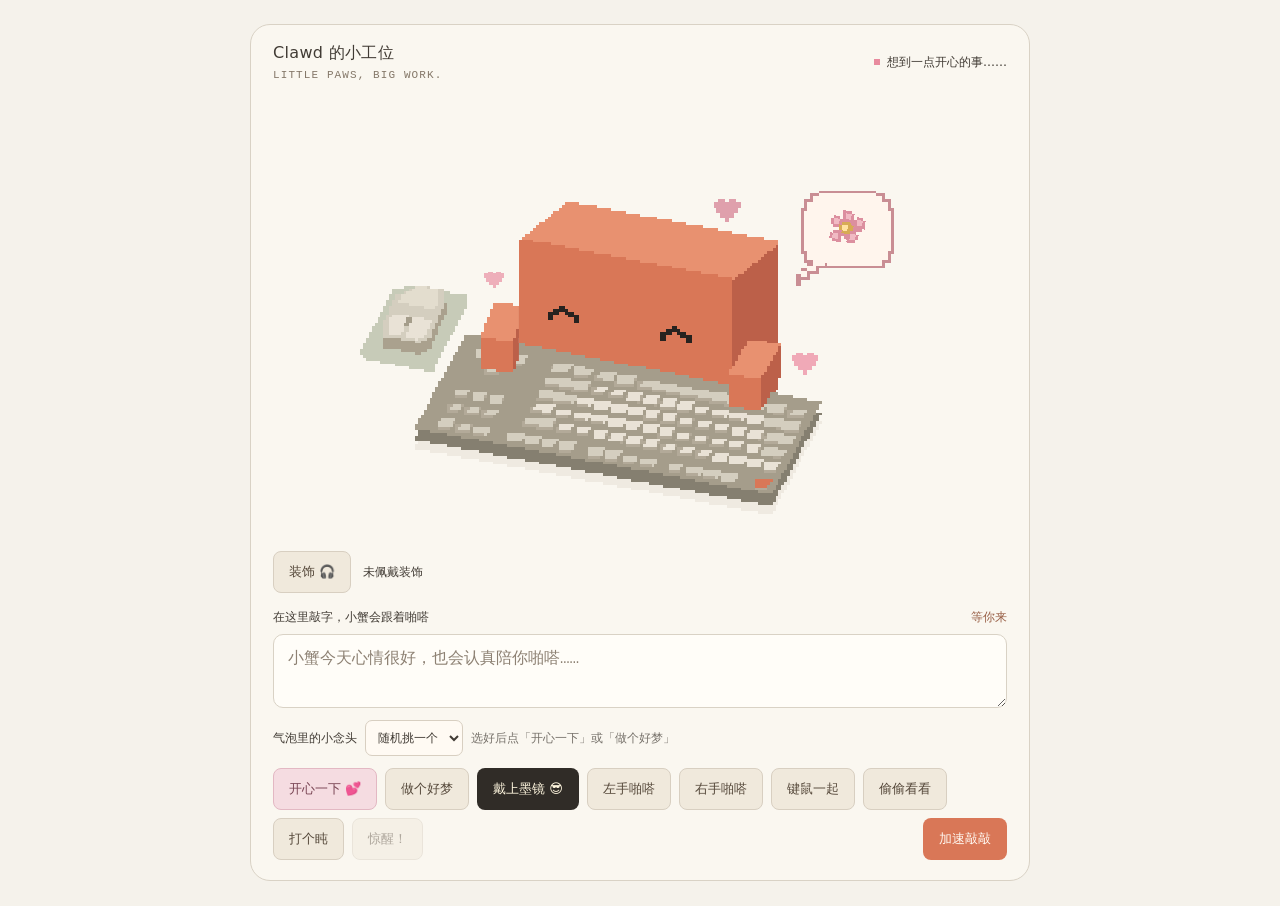
<file: Clawd-lab.html>
<!doctype html><html lang="zh-CN"><head><meta charset="utf-8"><meta name="viewport" content="width=device-width,initial-scale=1"><meta name="color-scheme" content="light dark"><title>Clawd · 耳机与小工位实验台</title><style>html,body{margin:0;background:light-dark(#f5f2eb,#20211e)}body{padding:16px 10px}</style></head><body><div id="clawd-keyboard-study">
<style>    #clawd-keyboard-study { color-scheme: light dark; padding: 8px 0; color: light-dark(#413b34,#eee6db); font-family: ui-sans-serif,system-ui,-apple-system,BlinkMacSystemFont,"Segoe UI",sans-serif; }
    #clawd-keyboard-study * { box-sizing: border-box; }
    #clawd-keyboard-study .workbench { max-width: 780px; margin: 0 auto; background: light-dark(#faf7f0,#292822); border: 1px solid light-dark(#d9d2c5,#514c40); border-radius: 20px; overflow: hidden; }
    #clawd-keyboard-study .bench-head { display: flex; align-items: center; justify-content: space-between; gap: 12px; padding: 18px 22px 0; }
    #clawd-keyboard-study .bench-title { font-weight: 500; font-size: 16px; letter-spacing: .02em; }
    #clawd-keyboard-study .edition { display: block; font-family: ui-monospace,monospace; font-size: 11px; margin-top: 5px; color: light-dark(#847768,#baad98); letter-spacing: .1em; }
    #clawd-keyboard-study .state-tag { font-size: 12px; display: flex; align-items: center; gap: 7px; white-space: nowrap; }
    #clawd-keyboard-study .state-dot { width: 6px; height: 6px; background: #9aa787; }
    #clawd-keyboard-study[data-state="typing"] .state-dot { background: #d97757; }
    #clawd-keyboard-study[data-state="mouse"] .state-dot { background: #c5a56b; }
    #clawd-keyboard-study .scene { margin: 0 12px; touch-action: pan-y; }
    #clawd-keyboard-study #clawd-scene { width: 100%; height: auto; display: block; max-height: 470px; }
    #clawd-keyboard-study .key-top, #clawd-keyboard-study #mouse-shell { transition: fill 65ms linear; }
    #clawd-keyboard-study .key.is-down .key-top { fill: #f2bf72; }
    #clawd-keyboard-study .key.is-down .key-legend { fill: #3c3126; }
    #clawd-keyboard-study .is-clicked { fill: #f2bf72; }
    #clawd-keyboard-study[data-state="busy"] .state-dot { background: #d97757; }
    #clawd-keyboard-study .input-area { padding: 0 22px 20px; }
    #clawd-keyboard-study .input-label { display: flex; justify-content: space-between; flex-wrap: wrap; gap: 8px; margin-bottom: 8px; font-size: 12px; }
    #clawd-keyboard-study [data-last-key] { color: light-dark(#996047,#f0b294); font-family: ui-monospace,monospace; }
    #clawd-keyboard-study textarea { width:100%; display:block; min-height:66px; resize:vertical; padding:12px 14px; font:16px/1.5 ui-monospace,monospace; color:light-dark(#413b34,#eee6db); background:light-dark(#fffdf8,#33312b); border:1px solid light-dark(#d9d2c5,#5d5649); border-radius:10px; }
    #clawd-keyboard-study textarea::placeholder { color:light-dark(#8d8173,#b2a591); }
    #clawd-keyboard-study .actions { display:flex; flex-wrap:wrap; gap:8px; margin-top:12px; }
    #clawd-keyboard-study button { min-height:42px; padding:9px 15px; border-radius:8px; border:1px solid light-dark(#d8cfc1,#5e5546); color:light-dark(#55483a,#f0e4d4); background:light-dark(#f0e9dc,#39352c); font-family:inherit; font-size:13px; font-weight:500; line-height:1.3; }
    #clawd-keyboard-study button[data-action="demo"] { background:light-dark(#d97757,#b85c40); color:#fff8f1; border-color:transparent; margin-left:auto; }
    @media(max-width:480px) { #clawd-keyboard-study .bench-head{padding:16px 15px 0;align-items:flex-start} #clawd-keyboard-study .input-area{padding:0 15px 16px} #clawd-keyboard-study .state-tag{font-size:12px;white-space:normal;max-width:46%} #clawd-keyboard-study .actions{display:grid;grid-template-columns:1fr 1fr} #clawd-keyboard-study button[data-action="demo"]{margin-left:0} #clawd-keyboard-study .scene{margin:6px 0} }
    @media(prefers-reduced-motion:reduce){#clawd-keyboard-study .key-top{transition:none}}

    #clawd-keyboard-study button:disabled { opacity:.45; }
    #clawd-keyboard-study[data-state="waking"] .state-dot { background:#d97757; }

#clawd-keyboard-study [data-action="cool"]{background:light-dark(#302c27,#e9dfcb);color:light-dark(#fff7df,#302c27);border-color:transparent}
#clawd-keyboard-study [data-state="cool"] .state-dot{background:#edbf55}
#clawd-keyboard-study [data-action="happy"]{background:light-dark(#f5dce1,#51363e);color:light-dark(#794554,#ffe3eb);border-color:light-dark(#e3b8c3,#7c5560)}
#clawd-keyboard-study[data-state="happy"] .state-dot{background:#e88b9e}

#clawd-keyboard-study .motif-picker{display:flex;align-items:center;flex-wrap:wrap;gap:8px;margin-top:12px;font-size:12px}
#clawd-keyboard-study .motif-picker span{opacity:.7}
#clawd-keyboard-study select{min-height:36px;border:1px solid light-dark(#d8cfc1,#5e5546);border-radius:7px;background:light-dark(#fffaf3,#39352c);color:inherit;padding:5px 8px;font:inherit}

#clawd-keyboard-study [hidden]{display:none!important}
#clawd-keyboard-study .accessory-toolbar{display:flex;align-items:center;gap:12px;padding:0 22px 16px;font-size:12px}
#clawd-keyboard-study .accessory-menu{margin:0 22px 20px;padding:18px;border:1px solid light-dark(#9fc9d7,#547b8b);border-radius:12px;background:light-dark(#edf6f8,#28383d)}
#clawd-keyboard-study .accessory-heading{display:flex;justify-content:space-between;gap:12px;font-weight:600}
#clawd-keyboard-study .accessory-heading span,#clawd-keyboard-study .accessory-menu p{font-size:12px;font-weight:400;opacity:.75}
#clawd-keyboard-study .accessory-options{display:flex;flex-wrap:wrap;gap:12px}
#clawd-keyboard-study .accessory-options label{padding:12px;border:1px solid light-dark(#b7d2dc,#587a87);border-radius:8px;font-size:14px;cursor:pointer}
#clawd-keyboard-study [data-accessory-confirm]{background:#82c5e6;color:#203c4a;border-color:transparent}
#clawd-keyboard-study[data-state="accessory"] .state-dot{background:#82c5e6}
</style>
<div class="workbench"><div class="bench-head"><div class="bench-title">Clawd 的小工位<span class="edition">LITTLE PAWS, BIG WORK.</span></div><div class="state-tag"><span class="state-dot" aria-hidden="true"></span><span data-status role="status" aria-live="polite">小蟹就位</span></div></div><div class="scene" data-mouse-zone><svg xmlns="http://www.w3.org/2000/svg" width="1080" height="815" viewBox="12 -16 216 163" id="clawd-scene" role="img" aria-labelledby="clawd-title clawd-desc"><title id="clawd-title">Clawd 的小工位</title><desc id="clawd-desc">Pixel block Clawd with independently animated hands, key lights, happy eyes, heart bubbles, sunglasses, sleep and startled expressions.</desc><g shape-rendering="crispEdges"><defs><clipPath id="far-arm-visible"><path clip-rule="evenodd" d="M0 0H240V164H0Z M78 39L83 39L83 40L89 40L89 41L94 41L94 42L99 42L99 43L104 43L104 44L110 44L110 45L115 45L115 46L120 46L120 47L126 47L126 48L131 48L131 49L136 49L136 50L141 50L141 51L147 51L147 52L152 52L152 53L152 103L152 102L147 102L147 101L141 101L141 100L136 100L136 99L131 99L131 98L126 98L126 97L120 97L120 96L115 96L115 95L110 95L110 94L104 94L104 93L99 93L99 92L94 92L94 91L89 91L89 90L83 90L83 89L78 89L78 39Z" /></clipPath><clipPath id="raised-arms-visible"><path clip-rule="evenodd" d="M0 0H240V164H0Z M78 39L79 39L79 38L80 38L80 37L82 37L82 36L83 36L83 35L84 35L84 34L85 34L85 33L87 33L87 32L88 32L88 31L89 31L89 30L90 30L90 29L92 29L92 28L93 28L93 27L94 27L94 26L99 26L99 27L105 27L105 28L110 28L110 29L115 29L115 30L120 30L120 31L126 31L126 32L131 32L131 33L136 33L136 34L142 34L142 35L147 35L147 36L152 36L152 37L157 37L157 38L163 38L163 39L168 39L168 40L168 90L168 91L167 91L167 92L166 92L166 93L164 93L164 94L163 94L163 95L162 95L162 96L161 96L161 97L159 97L159 98L158 98L158 99L157 99L157 100L156 100L156 101L154 101L154 102L153 102L153 103L152 103L152 102L147 102L147 101L141 101L141 100L136 100L136 99L131 99L131 98L126 98L126 97L120 97L120 96L115 96L115 95L110 95L110 94L104 94L104 93L99 93L99 92L94 92L94 91L89 91L89 90L83 90L83 89L78 89L78 39Z" /></clipPath><clipPath id="cool-above-desk"><path d="M0 -100H240V105H0Z" /></clipPath></defs><path d="M166 135L166 134L161 134L161 133L155 133L155 132L150 132L150 131L144 131L144 130L139 130L139 129L134 129L134 128L128 128L128 127L123 127L123 126L117 126L117 125L112 125L112 124L107 124L107 123L101 123L101 122L96 122L96 121L91 121L91 120L85 120L85 119L80 119L80 118L74 118L74 117L69 117L69 116L64 116L64 115L58 115L58 114L53 114L53 113L47 113L47 112L42 112L42 110L43 110L43 108L44 108L44 106L45 106L45 105L46 105L46 103L47 103L47 101L48 101L48 99L49 99L49 97L50 97L50 96L51 96L51 94L52 94L52 92L53 92L53 90L54 90L54 88L55 88L55 86L56 86L56 84L57 84L57 83L58 83L58 81L59 81L59 79L60 79L65 79L65 80L70 80L70 81L75 81L75 82L80 82L80 83L86 83L86 84L91 84L91 85L96 85L96 86L101 86L101 87L106 87L106 88L111 88L111 89L116 89L116 90L122 90L122 91L127 91L127 92L132 92L132 93L137 93L137 94L142 94L142 95L147 95L147 96L152 96L152 97L157 97L157 98L162 98L162 99L168 99L168 100L173 100L173 101L178 101L178 102L183 102L183 103L182 103L182 105L181 105L181 107L180 107L180 109L179 109L179 111L178 111L178 112L177 112L177 114L176 114L176 116L175 116L175 118L174 118L174 120L173 120L173 122L172 122L172 124L171 124L171 126L170 126L170 127L169 127L169 129L168 129L168 131L167 131L167 133L166 133L166 135Z" fill="#cdc1af" id="keyboard-shadow" opacity=".24" /><g id="body-motion"><g id="cat-headphones-rear" data-placement="before-body-surfaces" shape-rendering="crispEdges" pointer-events="none" display="none"><g id="cat-headphones-left-cup"><path fill="#c981a3" d="M80 32h1v1H80ZM79 33h3v1H79ZM79 34h3v1H79ZM79 35h3v1H79ZM79 36h3v1H79ZM79 37h3v1H79ZM79 38h3v1H79ZM79 39h3v1H79ZM79 40h3v1H79ZM79 41h3v1H79ZM79 42h3v1H79ZM79 43h3v1H79ZM79 44h3v1H79ZM79 45h3v1H79ZM79 46h3v1H79ZM79 47h3v1H79ZM80 48h1v1H80Z" /><path fill="#ffe3ee" d="M73 37h1v1H73Z" /><path fill="#ffe3ee" d="M80 32h1v1H80ZM78 33h2v1H78ZM77 34h1v1H77ZM76 35h1v1H76ZM75 36h1v1H75ZM74 37h1v1H74ZM72 38h2v1H72ZM71 39h1v1H71ZM70 40h1v1H70ZM69 41h1v1H69ZM67 42h2v1H67ZM66 43h1v1H66Z" /><path fill="#c981a3" d="M80 33h2v1H80ZM78 34h3v1H78ZM77 35h3v1H77ZM76 36h2v1H76ZM75 37h2v1H75ZM74 38h2v1H74ZM72 39h3v1H72ZM71 40h2v1H71ZM70 41h2v1H70ZM69 42h2v1H69ZM67 43h3v1H67ZM68 44h1v1H68Z" /><path fill="#c981a3" d="M81 34h1v1H81ZM80 35h2v1H80ZM78 36h4v1H78ZM77 37h5v1H77ZM76 38h6v1H76ZM75 39h7v1H75ZM73 40h9v1H73ZM72 41h10v1H72ZM71 42h11v1H71ZM70 43h12v1H70ZM69 44h13v1H69ZM68 45h14v1H68ZM68 46h14v1H68ZM68 47h14v1H68ZM68 48h13v1H68ZM68 49h12v1H68ZM68 50h11v1H68ZM68 51h10v1H68ZM68 52h9v1H68ZM68 53h7v1H68ZM68 54h6v1H68ZM68 55h5v1H68ZM68 56h4v1H68ZM68 57h2v1H68ZM68 58h1v1H68Z" /><path fill="#edabc7" d="M65 44h3v1H65ZM65 45h3v1H65ZM65 46h3v1H65ZM65 47h3v1H65ZM65 48h3v1H65ZM65 49h3v1H65ZM65 50h3v1H65ZM65 51h3v1H65ZM65 52h3v1H65ZM65 53h3v1H65ZM65 54h3v1H65ZM65 55h3v1H65ZM65 56h3v1H65ZM65 57h3v1H65ZM65 58h3v1H65ZM66 59h2v1H66Z" /><path fill="#c981a3" d="M82 31h1v1H82ZM82 32h1v1H82ZM82 33h1v1H82ZM82 34h1v1H82ZM82 35h1v1H82ZM82 36h1v1H82ZM82 37h1v1H82ZM82 38h1v1H82ZM82 39h1v1H82ZM82 40h1v1H82ZM82 41h1v1H82ZM82 42h1v1H82ZM82 43h1v1H82ZM82 44h1v1H82ZM82 45h1v1H82ZM82 46h1v1H82ZM82 47h1v1H82ZM82 48h1v1H82Z" /><path fill="#ffe3ee" d="M73 38h1v1H73Z" /><path fill="#c981a3" d="M81 31h2v1H81ZM80 32h2v1H80ZM78 33h3v1H78ZM77 34h3v1H77ZM76 35h2v1H76ZM75 36h2v1H75ZM74 37h2v1H74ZM72 38h3v1H72ZM71 39h2v1H71ZM70 40h2v1H70ZM69 41h2v1H69ZM67 42h3v1H67ZM68 43h1v1H68Z" /><path fill="#c981a3" d="M82 32h1v1H82ZM81 33h2v1H81ZM80 34h3v1H80ZM78 35h5v1H78ZM77 36h6v1H77ZM76 37h7v1H76ZM75 38h8v1H75ZM73 39h10v1H73ZM72 40h11v1H72ZM71 41h12v1H71ZM70 42h13v1H70ZM69 43h14v1H69ZM68 44h15v1H68ZM68 45h15v1H68ZM68 46h15v1H68ZM68 47h15v1H68ZM68 48h14v1H68ZM68 49h13v1H68ZM68 50h12v1H68ZM68 51h11v1H68ZM68 52h10v1H68ZM68 53h8v1H68ZM68 54h7v1H68ZM68 55h6v1H68ZM68 56h5v1H68ZM68 57h3v1H68ZM68 58h2v1H68ZM68 59h1v1H68Z" /><path fill="#ffe3ee" d="M81 49h1v1H81ZM80 50h1v1H80ZM79 51h1v1H79ZM77 52h2v1H77ZM76 53h1v1H76ZM75 54h1v1H75ZM74 55h1v1H74ZM73 56h1v1H73ZM71 57h2v1H71ZM70 58h1v1H70ZM69 59h1v1H69ZM68 60h1v1H68Z" /><path fill="#d18daf" d="M67 43h1v1H67ZM67 44h1v1H67ZM67 45h1v1H67ZM67 46h1v1H67ZM67 47h1v1H67ZM67 48h1v1H67ZM67 49h1v1H67ZM67 50h1v1H67ZM67 51h1v1H67ZM67 52h1v1H67ZM67 53h1v1H67ZM67 54h1v1H67ZM67 55h1v1H67ZM67 56h1v1H67ZM67 57h1v1H67ZM67 58h1v1H67ZM67 59h1v1H67ZM67 60h1v1H67Z" /><path fill="#c981a3" d="M82 31h5v1H82ZM82 32h7v1H82ZM82 33h7v1H82ZM82 34h7v1H82ZM82 35h7v1H82ZM82 36h7v1H82ZM82 37h7v1H82ZM82 38h7v1H82ZM82 39h7v1H82ZM82 40h7v1H82ZM82 41h7v1H82ZM82 42h7v1H82ZM82 43h7v1H82ZM82 44h7v1H82ZM82 45h7v1H82ZM82 46h7v1H82ZM82 47h7v1H82ZM82 48h7v1H82ZM82 49h7v1H82ZM83 50h6v1H83ZM87 51h1v1H87Z" /><path fill="#ffe3ee" d="M73 38h1v1H73Z" /><path fill="#ffe3ee" d="M82 31h5v1H82ZM81 32h6v1H81ZM80 33h6v1H80ZM78 34h7v1H78ZM77 35h6v1H77ZM76 36h6v1H76ZM75 37h6v1H75ZM74 38h6v1H74ZM72 39h6v1H72ZM71 40h6v1H71ZM70 41h6v1H70ZM71 42h4v1H71Z" /><path fill="#c981a3" d="M87 32h2v1H87ZM86 33h2v1H86ZM85 34h2v1H85ZM83 35h3v1H83ZM82 36h3v1H82ZM81 37h2v1H81ZM80 38h2v1H80ZM78 39h3v1H78ZM77 40h3v1H77ZM76 41h2v1H76ZM75 42h2v1H75ZM74 43h2v1H74Z" /><path fill="#c981a3" d="M88 33h1v1H88ZM87 34h2v1H87ZM86 35h3v1H86ZM85 36h4v1H85ZM83 37h6v1H83ZM82 38h7v1H82ZM81 39h8v1H81ZM80 40h9v1H80ZM78 41h11v1H78ZM77 42h12v1H77ZM76 43h13v1H76ZM75 44h14v1H75ZM75 45h14v1H75ZM75 46h14v1H75ZM75 47h14v1H75ZM75 48h14v1H75ZM75 49h14v1H75ZM75 50h14v1H75ZM75 51h13v1H75ZM75 52h12v1H75ZM75 53h11v1H75ZM75 54h10v1H75ZM75 55h9v1H75ZM75 56h7v1H75ZM75 57h6v1H75ZM75 58h5v1H75ZM75 59h4v1H75ZM75 60h2v1H75ZM75 61h1v1H75Z" /><path fill="#f2bad0" d="M69 42h2v1H69ZM68 43h6v1H68ZM68 44h7v1H68ZM68 45h7v1H68ZM68 46h7v1H68ZM68 47h7v1H68ZM68 48h7v1H68ZM68 49h7v1H68ZM68 50h7v1H68ZM68 51h7v1H68ZM68 52h7v1H68ZM68 53h7v1H68ZM68 54h7v1H68ZM68 55h7v1H68ZM68 56h7v1H68ZM68 57h7v1H68ZM68 58h7v1H68ZM68 59h7v1H68ZM68 60h7v1H68ZM68 61h7v1H68ZM71 62h4v1H71Z" /><path fill="#c981a3" d="M88 34h1v1H88ZM88 35h1v1H88ZM88 36h1v1H88ZM88 37h1v1H88ZM88 38h1v1H88ZM88 39h1v1H88ZM88 40h1v1H88ZM88 41h1v1H88ZM88 42h1v1H88ZM88 43h1v1H88ZM88 44h1v1H88ZM88 45h1v1H88ZM88 46h1v1H88ZM88 47h1v1H88ZM88 48h1v1H88ZM88 49h1v1H88ZM88 50h1v1H88ZM88 51h1v1H88Z" /><path fill="#ffe3ee" d="" /><path fill="#c981a3" d="M87 34h2v1H87ZM86 35h2v1H86ZM85 36h2v1H85ZM83 37h3v1H83ZM82 38h3v1H82ZM81 39h2v1H81ZM80 40h2v1H80ZM78 41h3v1H78ZM77 42h3v1H77ZM76 43h2v1H76ZM75 44h2v1H75Z" /><path fill="#c981a3" d="M88 35h1v1H88ZM87 36h2v1H87ZM86 37h3v1H86ZM85 38h4v1H85ZM83 39h6v1H83ZM82 40h7v1H82ZM81 41h8v1H81ZM80 42h9v1H80ZM78 43h11v1H78ZM77 44h12v1H77ZM76 45h13v1H76ZM76 46h13v1H76ZM76 47h13v1H76ZM76 48h13v1H76ZM76 49h13v1H76ZM76 50h13v1H76ZM76 51h13v1H76ZM76 52h11v1H76ZM76 53h10v1H76ZM76 54h9v1H76ZM76 55h8v1H76ZM76 56h7v1H76ZM76 57h5v1H76ZM76 58h4v1H76ZM76 59h3v1H76ZM76 60h2v1H76Z" /><path fill="#ffe3ee" d="M87 52h2v1H87ZM86 53h1v1H86ZM85 54h1v1H85ZM84 55h1v1H84ZM82 56h2v1H82ZM81 57h1v1H81ZM80 58h1v1H80ZM79 59h1v1H79ZM77 60h2v1H77ZM76 61h1v1H76ZM75 62h1v1H75Z" /><path fill="#ba789b" d="M75 44h1v1H75ZM75 45h1v1H75ZM75 46h1v1H75ZM75 47h1v1H75ZM75 48h1v1H75ZM75 49h1v1H75ZM75 50h1v1H75ZM75 51h1v1H75ZM75 52h1v1H75ZM75 53h1v1H75ZM75 54h1v1H75ZM75 55h1v1H75ZM75 56h1v1H75ZM75 57h1v1H75ZM75 58h1v1H75ZM75 59h1v1H75ZM75 60h1v1H75ZM75 61h1v1H75ZM75 62h1v1H75Z" /></g></g><g id="headphones-rear" data-placement="before-body-surfaces" shape-rendering="crispEdges" pointer-events="none" display="none"><g id="headphones-left-cup"><path fill="#5598bd" d="M80 32h1v1H80ZM79 33h3v1H79ZM79 34h3v1H79ZM79 35h3v1H79ZM79 36h3v1H79ZM79 37h3v1H79ZM79 38h3v1H79ZM79 39h3v1H79ZM79 40h3v1H79ZM79 41h3v1H79ZM79 42h3v1H79ZM79 43h3v1H79ZM79 44h3v1H79ZM79 45h3v1H79ZM79 46h3v1H79ZM79 47h3v1H79ZM80 48h1v1H80Z" /><path fill="#bce6f6" d="M73 37h1v1H73Z" /><path fill="#bce6f6" d="M80 32h1v1H80ZM78 33h2v1H78ZM77 34h1v1H77ZM76 35h1v1H76ZM75 36h1v1H75ZM74 37h1v1H74ZM72 38h2v1H72ZM71 39h1v1H71ZM70 40h1v1H70ZM69 41h1v1H69ZM67 42h2v1H67ZM66 43h1v1H66Z" /><path fill="#5598bd" d="M80 33h2v1H80ZM78 34h3v1H78ZM77 35h3v1H77ZM76 36h2v1H76ZM75 37h2v1H75ZM74 38h2v1H74ZM72 39h3v1H72ZM71 40h2v1H71ZM70 41h2v1H70ZM69 42h2v1H69ZM67 43h3v1H67ZM68 44h1v1H68Z" /><path fill="#5598bd" d="M81 34h1v1H81ZM80 35h2v1H80ZM78 36h4v1H78ZM77 37h5v1H77ZM76 38h6v1H76ZM75 39h7v1H75ZM73 40h9v1H73ZM72 41h10v1H72ZM71 42h11v1H71ZM70 43h12v1H70ZM69 44h13v1H69ZM68 45h14v1H68ZM68 46h14v1H68ZM68 47h14v1H68ZM68 48h13v1H68ZM68 49h12v1H68ZM68 50h11v1H68ZM68 51h10v1H68ZM68 52h9v1H68ZM68 53h7v1H68ZM68 54h6v1H68ZM68 55h5v1H68ZM68 56h4v1H68ZM68 57h2v1H68ZM68 58h1v1H68Z" /><path fill="#82c5e6" d="M65 44h3v1H65ZM65 45h3v1H65ZM65 46h3v1H65ZM65 47h3v1H65ZM65 48h3v1H65ZM65 49h3v1H65ZM65 50h3v1H65ZM65 51h3v1H65ZM65 52h3v1H65ZM65 53h3v1H65ZM65 54h3v1H65ZM65 55h3v1H65ZM65 56h3v1H65ZM65 57h3v1H65ZM65 58h3v1H65ZM66 59h2v1H66Z" /><path fill="#5598bd" d="M82 31h1v1H82ZM82 32h1v1H82ZM82 33h1v1H82ZM82 34h1v1H82ZM82 35h1v1H82ZM82 36h1v1H82ZM82 37h1v1H82ZM82 38h1v1H82ZM82 39h1v1H82ZM82 40h1v1H82ZM82 41h1v1H82ZM82 42h1v1H82ZM82 43h1v1H82ZM82 44h1v1H82ZM82 45h1v1H82ZM82 46h1v1H82ZM82 47h1v1H82ZM82 48h1v1H82Z" /><path fill="#bce6f6" d="M73 38h1v1H73Z" /><path fill="#5598bd" d="M81 31h2v1H81ZM80 32h2v1H80ZM78 33h3v1H78ZM77 34h3v1H77ZM76 35h2v1H76ZM75 36h2v1H75ZM74 37h2v1H74ZM72 38h3v1H72ZM71 39h2v1H71ZM70 40h2v1H70ZM69 41h2v1H69ZM67 42h3v1H67ZM68 43h1v1H68Z" /><path fill="#5598bd" d="M82 32h1v1H82ZM81 33h2v1H81ZM80 34h3v1H80ZM78 35h5v1H78ZM77 36h6v1H77ZM76 37h7v1H76ZM75 38h8v1H75ZM73 39h10v1H73ZM72 40h11v1H72ZM71 41h12v1H71ZM70 42h13v1H70ZM69 43h14v1H69ZM68 44h15v1H68ZM68 45h15v1H68ZM68 46h15v1H68ZM68 47h15v1H68ZM68 48h14v1H68ZM68 49h13v1H68ZM68 50h12v1H68ZM68 51h11v1H68ZM68 52h10v1H68ZM68 53h8v1H68ZM68 54h7v1H68ZM68 55h6v1H68ZM68 56h5v1H68ZM68 57h3v1H68ZM68 58h2v1H68ZM68 59h1v1H68Z" /><path fill="#bce6f6" d="M81 49h1v1H81ZM80 50h1v1H80ZM79 51h1v1H79ZM77 52h2v1H77ZM76 53h1v1H76ZM75 54h1v1H75ZM74 55h1v1H74ZM73 56h1v1H73ZM71 57h2v1H71ZM70 58h1v1H70ZM69 59h1v1H69ZM68 60h1v1H68Z" /><path fill="#6aadc9" d="M67 43h1v1H67ZM67 44h1v1H67ZM67 45h1v1H67ZM67 46h1v1H67ZM67 47h1v1H67ZM67 48h1v1H67ZM67 49h1v1H67ZM67 50h1v1H67ZM67 51h1v1H67ZM67 52h1v1H67ZM67 53h1v1H67ZM67 54h1v1H67ZM67 55h1v1H67ZM67 56h1v1H67ZM67 57h1v1H67ZM67 58h1v1H67ZM67 59h1v1H67ZM67 60h1v1H67Z" /><path fill="#5598bd" d="M82 31h5v1H82ZM82 32h7v1H82ZM82 33h7v1H82ZM82 34h7v1H82ZM82 35h7v1H82ZM82 36h7v1H82ZM82 37h7v1H82ZM82 38h7v1H82ZM82 39h7v1H82ZM82 40h7v1H82ZM82 41h7v1H82ZM82 42h7v1H82ZM82 43h7v1H82ZM82 44h7v1H82ZM82 45h7v1H82ZM82 46h7v1H82ZM82 47h7v1H82ZM82 48h7v1H82ZM82 49h7v1H82ZM83 50h6v1H83ZM87 51h1v1H87Z" /><path fill="#bce6f6" d="M73 38h1v1H73Z" /><path fill="#bce6f6" d="M82 31h5v1H82ZM81 32h6v1H81ZM80 33h6v1H80ZM78 34h7v1H78ZM77 35h6v1H77ZM76 36h6v1H76ZM75 37h6v1H75ZM74 38h6v1H74ZM72 39h6v1H72ZM71 40h6v1H71ZM70 41h6v1H70ZM71 42h4v1H71Z" /><path fill="#5598bd" d="M87 32h2v1H87ZM86 33h2v1H86ZM85 34h2v1H85ZM83 35h3v1H83ZM82 36h3v1H82ZM81 37h2v1H81ZM80 38h2v1H80ZM78 39h3v1H78ZM77 40h3v1H77ZM76 41h2v1H76ZM75 42h2v1H75ZM74 43h2v1H74Z" /><path fill="#5598bd" d="M88 33h1v1H88ZM87 34h2v1H87ZM86 35h3v1H86ZM85 36h4v1H85ZM83 37h6v1H83ZM82 38h7v1H82ZM81 39h8v1H81ZM80 40h9v1H80ZM78 41h11v1H78ZM77 42h12v1H77ZM76 43h13v1H76ZM75 44h14v1H75ZM75 45h14v1H75ZM75 46h14v1H75ZM75 47h14v1H75ZM75 48h14v1H75ZM75 49h14v1H75ZM75 50h14v1H75ZM75 51h13v1H75ZM75 52h12v1H75ZM75 53h11v1H75ZM75 54h10v1H75ZM75 55h9v1H75ZM75 56h7v1H75ZM75 57h6v1H75ZM75 58h5v1H75ZM75 59h4v1H75ZM75 60h2v1H75ZM75 61h1v1H75Z" /><path fill="#8dceeb" d="M69 42h2v1H69ZM68 43h6v1H68ZM68 44h7v1H68ZM68 45h7v1H68ZM68 46h7v1H68ZM68 47h7v1H68ZM68 48h7v1H68ZM68 49h7v1H68ZM68 50h7v1H68ZM68 51h7v1H68ZM68 52h7v1H68ZM68 53h7v1H68ZM68 54h7v1H68ZM68 55h7v1H68ZM68 56h7v1H68ZM68 57h7v1H68ZM68 58h7v1H68ZM68 59h7v1H68ZM68 60h7v1H68ZM68 61h7v1H68ZM71 62h4v1H71Z" /><path fill="#5598bd" d="M88 34h1v1H88ZM88 35h1v1H88ZM88 36h1v1H88ZM88 37h1v1H88ZM88 38h1v1H88ZM88 39h1v1H88ZM88 40h1v1H88ZM88 41h1v1H88ZM88 42h1v1H88ZM88 43h1v1H88ZM88 44h1v1H88ZM88 45h1v1H88ZM88 46h1v1H88ZM88 47h1v1H88ZM88 48h1v1H88ZM88 49h1v1H88ZM88 50h1v1H88ZM88 51h1v1H88Z" /><path fill="#bce6f6" d="" /><path fill="#5598bd" d="M87 34h2v1H87ZM86 35h2v1H86ZM85 36h2v1H85ZM83 37h3v1H83ZM82 38h3v1H82ZM81 39h2v1H81ZM80 40h2v1H80ZM78 41h3v1H78ZM77 42h3v1H77ZM76 43h2v1H76ZM75 44h2v1H75Z" /><path fill="#5598bd" d="M88 35h1v1H88ZM87 36h2v1H87ZM86 37h3v1H86ZM85 38h4v1H85ZM83 39h6v1H83ZM82 40h7v1H82ZM81 41h8v1H81ZM80 42h9v1H80ZM78 43h11v1H78ZM77 44h12v1H77ZM76 45h13v1H76ZM76 46h13v1H76ZM76 47h13v1H76ZM76 48h13v1H76ZM76 49h13v1H76ZM76 50h13v1H76ZM76 51h13v1H76ZM76 52h11v1H76ZM76 53h10v1H76ZM76 54h9v1H76ZM76 55h8v1H76ZM76 56h7v1H76ZM76 57h5v1H76ZM76 58h4v1H76ZM76 59h3v1H76ZM76 60h2v1H76Z" /><path fill="#bce6f6" d="M87 52h2v1H87ZM86 53h1v1H86ZM85 54h1v1H85ZM84 55h1v1H84ZM82 56h2v1H82ZM81 57h1v1H81ZM80 58h1v1H80ZM79 59h1v1H79ZM77 60h2v1H77ZM76 61h1v1H76ZM75 62h1v1H75Z" /><path fill="#609eb9" d="M75 44h1v1H75ZM75 45h1v1H75ZM75 46h1v1H75ZM75 47h1v1H75ZM75 48h1v1H75ZM75 49h1v1H75ZM75 50h1v1H75ZM75 51h1v1H75ZM75 52h1v1H75ZM75 53h1v1H75ZM75 54h1v1H75ZM75 55h1v1H75ZM75 56h1v1H75ZM75 57h1v1H75ZM75 58h1v1H75ZM75 59h1v1H75ZM75 60h1v1H75ZM75 61h1v1H75ZM75 62h1v1H75Z" /></g></g><path d="M78 39L79 39L79 38L80 38L80 37L82 37L82 36L83 36L83 35L84 35L84 34L85 34L85 33L87 33L87 32L88 32L88 31L89 31L89 30L90 30L90 29L92 29L92 28L93 28L93 27L94 27L94 26L99 26L99 27L105 27L105 28L110 28L110 29L115 29L115 30L120 30L120 31L126 31L126 32L131 32L131 33L136 33L136 34L142 34L142 35L147 35L147 36L152 36L152 37L157 37L157 38L163 38L163 39L168 39L168 40L168 41L167 41L167 42L166 42L166 43L164 43L164 44L163 44L163 45L162 45L162 46L161 46L161 47L159 47L159 48L158 48L158 49L157 49L157 50L156 50L156 51L154 51L154 52L153 52L153 53L152 53L152 52L147 52L147 51L141 51L141 50L136 50L136 49L131 49L131 48L126 48L126 47L120 47L120 46L115 46L115 45L110 45L110 44L104 44L104 43L99 43L99 42L94 42L94 41L89 41L89 40L83 40L83 39L78 39Z" fill="#e89170" id="body-top" /><path d="M152 53L153 53L153 52L154 52L154 51L156 51L156 50L157 50L157 49L158 49L158 48L159 48L159 47L161 47L161 46L162 46L162 45L163 45L163 44L164 44L164 43L166 43L166 42L167 42L167 41L168 41L168 40L168 90L168 91L167 91L167 92L166 92L166 93L164 93L164 94L163 94L163 95L162 95L162 96L161 96L161 97L159 97L159 98L158 98L158 99L157 99L157 100L156 100L156 101L154 101L154 102L153 102L153 103L152 103L152 53Z" fill="#bc6049" id="body-side" /><path d="M78 39L83 39L83 40L89 40L89 41L94 41L94 42L99 42L99 43L104 43L104 44L110 44L110 45L115 45L115 46L120 46L120 47L126 47L126 48L131 48L131 49L136 49L136 50L141 50L141 51L147 51L147 52L152 52L152 53L152 103L152 102L147 102L147 101L141 101L141 100L136 100L136 99L131 99L131 98L126 98L126 97L120 97L120 96L115 96L115 95L110 95L110 94L104 94L104 93L99 93L99 92L94 92L94 91L89 91L89 90L83 90L83 89L78 89L78 39Z" fill="#d97757" id="body-front" /><g id="eyes-open"><path d="M91 58L96 58L96 59L96 72L96 71L91 71L91 58Z" fill="#27221f" /><path d="M130 65L135 65L135 66L135 79L135 78L130 78L130 65Z" fill="#27221f" /></g><g id="eyes-blink" display="none"><path d="M91 69L96 69L96 70L96 72L96 71L91 71L91 69Z" fill="#27221f" /><path d="M130 76L135 76L135 77L135 79L135 78L130 78L130 76Z" fill="#27221f" /></g><g id="eyes-busy" display="none"><path d="M90 59L93 59L93 60L94 60L94 61L95 61L95 62L96 62L96 64L97 64L97 65L98 65L98 66L99 66L99 69L99 70L98 70L98 71L96 71L96 72L95 72L95 73L93 73L93 74L92 74L92 73L89 73L90 73L90 72L91 72L91 71L92 71L92 70L94 70L94 69L95 69L95 68L96 68L96 67L95 67L95 66L94 66L94 64L93 64L93 63L92 63L92 62L91 62L91 60L90 60L90 59Z" fill="#27221f" /><path d="M137 67L134 67L134 68L133 68L133 69L132 69L132 70L130 70L130 71L129 71L129 72L128 72L128 75L129 75L129 76L130 76L130 77L131 77L131 78L132 78L132 79L133 79L133 80L134 80L134 81L135 81L135 82L138 82L138 81L138 80L137 80L137 79L136 79L136 78L135 78L135 77L134 77L134 76L133 76L133 75L132 75L132 74L131 74L131 73L132 73L132 72L133 72L133 70L134 70L134 69L135 69L135 68L136 68L136 67L137 67Z" fill="#27221f" /></g><g id="eyes-startled" display="none"><path d="M88 54L93 54L93 55L98 55L98 56L98 76L98 75L93 75L93 74L88 74L88 54Z" fill="#27221f" /><path d="M127 61L132 61L132 62L137 62L137 63L137 83L137 82L132 82L132 81L127 81L127 61Z" fill="#27221f" /></g><g id="eyes-sneak" display="none"><path d="M91 62L96 62L96 63L96 69L96 68L91 68L91 62Z" fill="#27221f" /><path d="M130 69L135 69L135 70L135 76L135 75L130 75L130 69Z" fill="#27221f" /></g><g id="eyes-wide" display="none"><path d="M89 56L93 56L93 57L97 57L97 58L97 75L97 74L93 74L93 73L89 73L89 56Z" fill="#27221f" /><path d="M128 63L132 63L132 64L136 64L136 65L136 82L136 81L132 81L132 80L128 80L128 63Z" fill="#27221f" /></g><g id="cool-stage" clip-path="url(#cool-above-desk)"><g id="clawd-sunglasses" shape-rendering="crispEdges" pointer-events="none" aria-label="Pixel sunglasses with white glass reflections" display="none"><path fill="#252a2f" d="M86 67h3v1h-3zM87 68h5v1h-5zM87 69h5v1h-5zM95 69h5v1h-5zM88 70h6v1h-6zM95 70h10v1h-10zM89 71h18v1h-18zM94 72h12v1h-12zM100 73h4v1h-4zM124 74h2v1h-2zM125 75h5v1h-5zM125 76h5v1h-5zM133 76h4v1h-4zM126 77h5v1h-5zM133 77h9v1h-9zM126 78h19v1h-19zM131 79h13v1h-13zM137 80h6v1h-6z" /><path fill="#282420" d="M76 53h8v1h-8zM76 54h13v1h-13zM76 55h18v1h-18zM76 56h24v1h-24zM76 57h7v1h-7zM89 57h16v1h-16zM165 57h1v1h-1zM80 58h3v1h-3zM94 58h16v1h-16zM164 58h2v1h-2zM80 59h3v1h-3zM100 59h15v1h-15zM162 59h4v1h-4zM81 60h2v1h-2zM105 60h16v1h-16zM161 60h5v1h-5zM81 61h3v1h-3zM107 61h19v1h-19zM160 61h5v1h-5zM81 62h3v1h-3zM108 62h23v1h-23zM159 62h5v1h-5zM81 63h3v1h-3zM109 63h28v1h-28zM157 63h5v1h-5zM81 64h3v1h-3zM109 64h13v1h-13zM126 64h16v1h-16zM156 64h5v1h-5zM81 65h3v1h-3zM108 65h13v1h-13zM131 65h16v1h-16zM155 65h5v1h-5zM82 66h3v1h-3zM108 66h3v1h-3zM115 66h6v1h-6zM137 66h15v1h-15zM154 66h5v1h-5zM82 67h3v1h-3zM108 67h3v1h-3zM119 67h2v1h-2zM142 67h15v1h-15zM82 68h3v1h-3zM108 68h3v1h-3zM119 68h2v1h-2zM145 68h11v1h-11zM82 69h4v1h-4zM108 69h3v1h-3zM119 69h3v1h-3zM146 69h9v1h-9zM83 70h4v1h-4zM107 70h4v1h-4zM119 70h3v1h-3zM147 70h7v1h-7zM84 71h5v1h-5zM107 71h4v1h-4zM119 71h3v1h-3zM147 71h3v1h-3zM152 71h1v1h-1zM84 72h10v1h-10zM106 72h4v1h-4zM119 72h3v1h-3zM146 72h3v1h-3zM85 73h15v1h-15zM104 73h6v1h-6zM120 73h3v1h-3zM146 73h3v1h-3zM89 74h20v1h-20zM120 74h3v1h-3zM146 74h3v1h-3zM94 75h14v1h-14zM120 75h3v1h-3zM146 75h3v1h-3zM100 76h7v1h-7zM120 76h4v1h-4zM146 76h3v1h-3zM105 77h1v1h-1zM121 77h4v1h-4zM145 77h4v1h-4zM121 78h5v1h-5zM145 78h4v1h-4zM122 79h9v1h-9zM144 79h4v1h-4zM123 80h14v1h-14zM143 80h5v1h-5zM126 81h22v1h-22zM131 82h15v1h-15zM137 83h8v1h-8zM142 84h2v1h-2z" /><path fill="#30353a" d="M83 57h6v1h-6zM83 58h11v1h-11zM83 59h17v1h-17zM83 60h15v1h-15zM100 60h5v1h-5zM84 61h14v1h-14zM101 61h3v1h-3zM105 61h2v1h-2zM84 62h13v1h-13zM101 62h3v1h-3zM106 62h2v1h-2zM84 63h12v1h-12zM99 63h4v1h-4zM106 63h3v1h-3zM84 64h12v1h-12zM99 64h3v1h-3zM104 64h5v1h-5zM122 64h4v1h-4zM84 65h11v1h-11zM98 65h4v1h-4zM104 65h4v1h-4zM121 65h10v1h-10zM85 66h9v1h-9zM97 66h4v1h-4zM103 66h5v1h-5zM121 66h16v1h-16zM85 67h1v1h-1zM89 67h4v1h-4zM97 67h11v1h-11zM121 67h15v1h-15zM137 67h5v1h-5zM85 68h2v1h-2zM96 68h12v1h-12zM121 68h15v1h-15zM139 68h6v1h-6zM86 69h1v1h-1zM100 69h8v1h-8zM122 69h13v1h-13zM139 69h3v1h-3zM144 69h2v1h-2zM87 70h1v1h-1zM105 70h2v1h-2zM122 70h12v1h-12zM138 70h3v1h-3zM144 70h3v1h-3zM122 71h12v1h-12zM137 71h3v1h-3zM143 71h4v1h-4zM122 72h11v1h-11zM136 72h4v1h-4zM142 72h4v1h-4zM123 73h9v1h-9zM135 73h4v1h-4zM141 73h5v1h-5zM123 74h1v1h-1zM126 74h6v1h-6zM135 74h11v1h-11zM123 75h2v1h-2zM134 75h12v1h-12zM124 76h1v1h-1zM137 76h9v1h-9zM125 77h1v1h-1zM142 77h3v1h-3z" /><path fill="#4b4540" d="M78 52h6v1h-6zM84 53h5v1h-5zM89 54h5v1h-5zM94 55h6v1h-6zM100 56h5v1h-5zM165 56h1v1h-1zM105 57h5v1h-5zM164 57h1v1h-1zM110 58h5v1h-5zM162 58h2v1h-2zM115 59h6v1h-6zM161 59h1v1h-1zM121 60h5v1h-5zM160 60h1v1h-1zM126 61h5v1h-5zM159 61h1v1h-1zM131 62h6v1h-6zM157 62h2v1h-2zM137 63h5v1h-5zM156 63h1v1h-1zM142 64h5v1h-5zM155 64h1v1h-1zM147 65h5v1h-5zM154 65h1v1h-1zM152 66h2v1h-2z" /><path fill="#dddcd4" d="M104 61h1v1h-1zM104 62h2v1h-2zM103 63h3v1h-3zM102 64h2v1h-2zM102 65h2v1h-2zM101 66h2v1h-2zM142 69h2v1h-2zM141 70h3v1h-3zM140 71h3v1h-3zM140 72h2v1h-2zM139 73h2v1h-2z" /><path fill="#fffdf7" d="M98 60h2v1h-2zM98 61h3v1h-3zM97 62h4v1h-4zM96 63h3v1h-3zM96 64h3v1h-3zM95 65h3v1h-3zM94 66h3v1h-3zM93 67h4v1h-4zM136 67h1v1h-1zM92 68h4v1h-4zM136 68h3v1h-3zM92 69h3v1h-3zM135 69h4v1h-4zM94 70h1v1h-1zM134 70h4v1h-4zM134 71h3v1h-3zM133 72h3v1h-3zM132 73h3v1h-3zM132 74h3v1h-3zM130 75h4v1h-4zM130 76h3v1h-3zM131 77h2v1h-2z" /></g><g id="cool-hand" display="none" pointer-events="none" /></g><g id="eyes-happy" display="none" fill="#27221f"><path d="M92 62h1v1h-1ZM93 62h1v1h-1ZM94 63h1v1h-1ZM90 63h1v1h-1ZM91 63h1v1h-1ZM92 63h1v1h-1ZM93 63h1v1h-1ZM94 64h1v1h-1ZM95 64h1v1h-1ZM96 64h1v1h-1ZM88 64h1v1h-1ZM89 64h1v1h-1ZM90 64h1v1h-1ZM91 64h1v1h-1ZM95 65h1v1h-1ZM96 65h1v1h-1ZM97 65h1v1h-1ZM98 65h1v1h-1ZM88 65h1v1h-1ZM89 65h1v1h-1ZM97 66h1v1h-1ZM98 66h1v1h-1ZM88 66h1v1h-1ZM89 66h1v1h-1ZM97 67h1v1h-1ZM98 67h1v1h-1Z" /><path d="M131 69h1v1h-1ZM132 69h1v1h-1ZM133 70h1v1h-1ZM129 70h1v1h-1ZM130 70h1v1h-1ZM131 70h1v1h-1ZM132 70h1v1h-1ZM133 71h1v1h-1ZM134 71h1v1h-1ZM135 71h1v1h-1ZM127 71h1v1h-1ZM128 71h1v1h-1ZM129 71h1v1h-1ZM130 71h1v1h-1ZM134 72h1v1h-1ZM135 72h1v1h-1ZM136 72h1v1h-1ZM137 72h1v1h-1ZM127 72h1v1h-1ZM128 72h1v1h-1ZM136 73h1v1h-1ZM137 73h1v1h-1ZM127 73h1v1h-1ZM128 73h1v1h-1ZM136 74h1v1h-1ZM137 74h1v1h-1Z" /></g><g id="headphones-front" data-placement="after-sunglasses" shape-rendering="crispEdges" pointer-events="none" mask="url(#headphones-body-corner-occlusion)" display="none"><g id="headphones-headband"><path fill="#5598bd" d="M99 9h1v1H99ZM99 10h6v1H99ZM99 11h12v1H99ZM99 12h17v1H99ZM91 13h4v1H91ZM99 13h22v1H99ZM91 14h36v1H91ZM91 15h41v1H91ZM91 16h46v1H91ZM91 17h51v1H91ZM84 18h6v1H84ZM91 18h14v1H91ZM111 18h37v1H111ZM84 19h21v1H84ZM116 19h34v1H116ZM84 20h14v1H84ZM100 20h5v1H100ZM121 20h29v1H121ZM84 21h14v1H84ZM127 21h23v1H127ZM84 22h14v1H84ZM132 22h18v1H132ZM79 23h19v1H79ZM137 23h13v1H137ZM79 24h19v1H79ZM142 24h11v1H142ZM79 25h12v1H79ZM95 25h3v1H95ZM144 25h14v1H144ZM79 26h12v1H79ZM144 26h14v1H144ZM79 27h12v1H79ZM144 27h14v1H144ZM79 28h12v1H79ZM144 28h14v1H144ZM79 29h12v1H79ZM148 29h10v1H148ZM79 30h6v1H79ZM90 30h1v1H90ZM151 30h7v1H151ZM79 31h6v1H79ZM151 31h7v1H151ZM79 32h6v1H79ZM151 32h13v1H151ZM79 33h6v1H79ZM151 33h14v1H151ZM79 34h6v1H79ZM151 34h14v1H151ZM84 35h1v1H84ZM151 35h14v1H151ZM153 36h12v1H153ZM158 37h7v1H158ZM158 38h7v1H158ZM158 39h11v1H158ZM158 40h12v1H158ZM158 41h12v1H158ZM158 42h12v1H158ZM158 43h12v1H158ZM164 44h6v1H164ZM164 45h6v1H164ZM164 46h6v1H164ZM164 47h6v1H164ZM164 48h6v1H164ZM164 49h6v1H164ZM164 50h6v1H164ZM169 51h1v1H169Z" /><path fill="#bce6f6" d="M77 23h7v1H77ZM76 24h7v1H76ZM75 25h7v1H75ZM74 26h7v1H74Z" /><path fill="#bce6f6" d="M83 18h7v1H83ZM82 19h8v1H82ZM81 20h8v1H81ZM79 21h9v1H79ZM84 22h2v1H84Z" /><path fill="#bce6f6" d="M90 13h5v1H90ZM89 14h9v1H89ZM88 15h9v1H88ZM86 16h10v1H86ZM90 17h5v1H90Z" /><path fill="#bce6f6" d="M98 9h2v1H98ZM97 10h8v1H97ZM96 11h15v1H96ZM95 12h21v1H95ZM95 13h26v1H95ZM100 14h27v1H100ZM105 15h27v1H105ZM111 16h26v1H111ZM116 17h26v1H116ZM121 18h27v1H121ZM127 19h23v1H127ZM132 20h16v1H132ZM137 21h10v1H137ZM142 22h4v1H142Z" /><path fill="#5598bd" d="M148 20h2v1H148ZM147 21h3v1H147ZM146 22h4v1H146ZM145 23h5v1H145ZM145 24h5v1H145ZM145 25h3v1H145ZM145 26h2v1H145ZM145 27h1v1H145Z" /><path fill="#bce6f6" d="M150 24h3v1H150ZM148 25h10v1H148ZM147 26h10v1H147ZM146 27h10v1H146ZM148 28h6v1H148Z" /><path fill="#5598bd" d="M157 26h1v1H157ZM156 27h2v1H156ZM154 28h4v1H154ZM153 29h5v1H153ZM153 30h5v1H153ZM153 31h5v1H153ZM153 32h4v1H153ZM153 33h3v1H153ZM153 34h1v1H153Z" /><path fill="#bce6f6" d="M157 32h7v1H157ZM156 33h8v1H156ZM154 34h9v1H154ZM153 35h8v1H153ZM158 36h2v1H158Z" /><path fill="#5598bd" d="M164 33h1v1H164ZM163 34h2v1H163ZM161 35h4v1H161ZM160 36h5v1H160ZM160 37h5v1H160ZM160 38h5v1H160ZM160 39h4v1H160ZM160 40h3v1H160ZM160 41h1v1H160Z" /><path fill="#bce6f6" d="M164 39h5v1H164ZM163 40h6v1H163ZM161 41h7v1H161ZM160 42h7v1H160ZM164 43h2v1H164Z" /><path fill="#5598bd" d="M169 40h1v1H169ZM168 41h2v1H168ZM167 42h3v1H167ZM166 43h4v1H166ZM165 44h5v1H165ZM165 45h5v1H165ZM165 46h5v1H165ZM165 47h5v1H165ZM165 48h5v1H165ZM165 49h5v1H165ZM165 50h5v1H165ZM165 51h5v1H165ZM165 52h4v1H165ZM165 53h3v1H165ZM165 54h2v1H165ZM165 55h1v1H165Z" /><path fill="#5598bd" d="M104 18h1v1H104ZM103 19h2v1H103ZM102 20h3v1H102ZM101 21h4v1H101ZM100 22h4v1H100ZM100 23h3v1H100ZM100 24h2v1H100ZM100 25h1v1H100Z" /><path fill="#5598bd" d="M97 20h1v1H97ZM96 21h2v1H96ZM95 22h3v1H95ZM93 23h5v1H93ZM93 24h5v1H93ZM93 25h5v1H93ZM93 26h4v1H93ZM93 27h3v1H93ZM93 28h2v1H93Z" /><path fill="#5598bd" d="M90 25h1v1H90ZM89 26h2v1H89ZM88 27h3v1H88ZM86 28h5v1H86ZM86 29h5v1H86ZM86 30h5v1H86ZM86 31h4v1H86ZM86 32h3v1H86ZM86 33h2v1H86Z" /><path fill="#5598bd" d="M84 30h1v1H84ZM83 31h2v1H83ZM82 32h3v1H82ZM81 33h4v1H81ZM80 34h5v1H80ZM80 35h5v1H80ZM80 36h4v1H80ZM80 37h3v1H80ZM80 38h2v1H80ZM80 39h1v1H80Z" /><path fill="#82c5e6" d="M94 13h1v1H94ZM94 14h6v1H94ZM94 15h11v1H94ZM94 16h17v1H94ZM86 17h4v1H86ZM94 17h22v1H94ZM86 18h35v1H86ZM86 19h41v1H86ZM86 20h46v1H86ZM86 21h51v1H86ZM79 22h5v1H79ZM86 22h14v1H86ZM105 22h37v1H105ZM79 23h21v1H79ZM111 23h34v1H111ZM79 24h14v1H79ZM95 24h5v1H95ZM116 24h29v1H116ZM79 25h14v1H79ZM121 25h24v1H121ZM79 26h14v1H79ZM127 26h18v1H127ZM74 27h19v1H74ZM132 27h13v1H132ZM74 28h19v1H74ZM137 28h11v1H137ZM74 29h12v1H74ZM90 29h3v1H90ZM139 29h14v1H139ZM74 30h12v1H74ZM139 30h14v1H139ZM74 31h12v1H74ZM139 31h14v1H139ZM74 32h12v1H74ZM139 32h14v1H139ZM74 33h12v1H74ZM142 33h11v1H142ZM74 34h6v1H74ZM84 34h2v1H84ZM146 34h7v1H146ZM74 35h6v1H74ZM146 35h7v1H146ZM74 36h6v1H74ZM146 36h12v1H146ZM74 37h6v1H74ZM146 37h14v1H146ZM74 38h6v1H74ZM146 38h14v1H146ZM79 39h1v1H79ZM146 39h14v1H146ZM148 40h12v1H148ZM153 41h7v1H153ZM153 42h7v1H153ZM153 43h11v1H153ZM153 44h12v1H153ZM153 45h12v1H153ZM153 46h12v1H153ZM153 47h12v1H153ZM158 48h7v1H158ZM159 49h6v1H159ZM159 50h6v1H159ZM159 51h6v1H159ZM159 52h6v1H159ZM159 53h6v1H159ZM159 54h6v1H159ZM164 55h1v1H164Z" /></g><g id="headphones-right-cup"><path fill="#5598bd" d="M166 47h2v1H166ZM166 48h2v1H166ZM166 49h2v1H166ZM166 50h2v1H166ZM166 51h2v1H166ZM166 52h2v1H166ZM166 53h2v1H166ZM166 54h2v1H166ZM166 55h2v1H166ZM166 56h2v1H166ZM166 57h2v1H166ZM166 58h2v1H166ZM166 59h2v1H166ZM166 60h2v1H166Z" /><path fill="#bce6f6" d="M164 48h1v1H164ZM163 49h1v1H163ZM158 53h1v1H158ZM153 57h1v1H153Z" /><path fill="#5598bd" d="M166 47h2v1H166ZM165 48h2v1H165ZM164 49h2v1H164ZM162 50h2v1H162ZM161 51h2v1H161ZM160 52h2v1H160ZM159 53h2v1H159ZM157 54h3v1H157ZM156 55h2v1H156ZM155 56h2v1H155ZM154 57h2v1H154Z" /><path fill="#5598bd" d="M167 48h1v1H167ZM166 49h2v1H166ZM164 50h4v1H164ZM163 51h5v1H163ZM162 52h6v1H162ZM161 53h7v1H161ZM160 54h8v1H160ZM158 55h10v1H158ZM157 56h11v1H157ZM156 57h12v1H156ZM155 58h13v1H155ZM155 59h13v1H155ZM155 60h13v1H155ZM155 61h12v1H155ZM155 62h11v1H155ZM155 63h10v1H155ZM155 64h8v1H155ZM155 65h7v1H155ZM155 66h6v1H155ZM155 67h5v1H155ZM155 68h3v1H155ZM155 69h2v1H155ZM155 70h1v1H155Z" /><path fill="#609eb9" d="M153 58h2v1H153ZM153 59h2v1H153ZM153 60h2v1H153ZM153 61h2v1H153ZM153 62h2v1H153ZM153 63h2v1H153ZM153 64h2v1H153ZM153 65h2v1H153ZM153 66h2v1H153ZM153 67h2v1H153ZM153 68h2v1H153ZM153 69h2v1H153ZM153 70h2v1H153ZM154 71h1v1H154Z" /><path fill="#5598bd" d="M170 45h1v1H170ZM169 46h5v1H169ZM169 47h5v1H169ZM169 48h5v1H169ZM169 49h5v1H169ZM169 50h5v1H169ZM169 51h5v1H169ZM169 52h5v1H169ZM169 53h5v1H169ZM169 54h5v1H169ZM169 55h5v1H169ZM169 56h5v1H169ZM169 57h5v1H169ZM169 58h5v1H169ZM169 59h5v1H169ZM169 60h5v1H169ZM171 61h3v1H171Z" /><path fill="#bce6f6" d="M164 49h1v1H164ZM163 50h1v1H163ZM158 54h1v1H158Z" /><path fill="#bce6f6" d="M170 45h1v1H170ZM168 46h4v1H168ZM167 47h4v1H167ZM166 48h4v1H166ZM165 49h3v1H165ZM164 50h3v1H164ZM162 51h4v1H162ZM161 52h4v1H161ZM160 53h4v1H160ZM159 54h3v1H159ZM157 55h4v1H157ZM156 56h4v1H156Z" /><path fill="#5598bd" d="M172 46h2v1H172ZM171 47h2v1H171ZM170 48h2v1H170ZM168 49h3v1H168ZM167 50h2v1H167ZM166 51h2v1H166ZM165 52h2v1H165ZM164 53h2v1H164ZM162 54h2v1H162ZM161 55h2v1H161ZM160 56h2v1H160ZM159 57h2v1H159Z" /><path fill="#5598bd" d="M173 47h1v1H173ZM172 48h2v1H172ZM171 49h3v1H171ZM169 50h5v1H169ZM168 51h6v1H168ZM167 52h7v1H167ZM166 53h8v1H166ZM164 54h10v1H164ZM163 55h11v1H163ZM162 56h12v1H162ZM161 57h13v1H161ZM160 58h14v1H160ZM160 59h14v1H160ZM160 60h14v1H160ZM160 61h14v1H160ZM160 62h13v1H160ZM160 63h11v1H160ZM160 64h10v1H160ZM160 65h9v1H160ZM160 66h8v1H160ZM160 67h6v1H160ZM160 68h5v1H160ZM160 69h4v1H160ZM160 70h3v1H160ZM160 71h1v1H160Z" /><path fill="#8dceeb" d="M155 57h4v1H155ZM155 58h5v1H155ZM155 59h5v1H155ZM155 60h5v1H155ZM155 61h5v1H155ZM155 62h5v1H155ZM155 63h5v1H155ZM155 64h5v1H155ZM155 65h5v1H155ZM155 66h5v1H155ZM155 67h5v1H155ZM155 68h5v1H155ZM155 69h5v1H155ZM155 70h5v1H155ZM155 71h5v1H155ZM156 72h4v1H156Z" /><path fill="#5598bd" d="M173 48h1v1H173ZM173 49h1v1H173ZM173 50h1v1H173ZM173 51h1v1H173ZM173 52h1v1H173ZM173 53h1v1H173ZM173 54h1v1H173ZM173 55h1v1H173ZM173 56h1v1H173ZM173 57h1v1H173ZM173 58h1v1H173ZM173 59h1v1H173ZM173 60h1v1H173ZM173 61h1v1H173Z" /><path fill="#bce6f6" d="M169 51h1v1H169ZM168 52h1v1H168ZM164 55h1v1H164ZM163 56h1v1H163Z" /><path fill="#5598bd" d="M172 48h2v1H172ZM171 49h2v1H171ZM170 50h2v1H170ZM168 51h3v1H168ZM167 52h2v1H167ZM166 53h2v1H166ZM165 54h2v1H165ZM164 55h2v1H164ZM162 56h2v1H162ZM161 57h2v1H161ZM160 58h2v1H160Z" /><path fill="#5598bd" d="M173 49h1v1H173ZM172 50h2v1H172ZM171 51h3v1H171ZM169 52h5v1H169ZM168 53h6v1H168ZM167 54h7v1H167ZM166 55h8v1H166ZM164 56h10v1H164ZM163 57h11v1H163ZM162 58h12v1H162ZM161 59h13v1H161ZM161 60h13v1H161ZM161 61h13v1H161ZM161 62h12v1H161ZM161 63h11v1H161ZM161 64h10v1H161ZM161 65h9v1H161ZM161 66h7v1H161ZM161 67h6v1H161ZM161 68h5v1H161ZM161 69h4v1H161ZM161 70h2v1H161ZM161 71h1v1H161Z" /><path fill="#bce6f6" d="M173 62h1v1H173ZM172 63h1v1H172ZM170 64h2v1H170ZM169 65h1v1H169ZM168 66h1v1H168ZM167 67h1v1H167ZM165 68h2v1H165ZM164 69h1v1H164ZM163 70h1v1H163ZM162 71h1v1H162ZM161 72h1v1H161Z" /><path fill="#508cac" d="M160 58h1v1H160ZM160 59h1v1H160ZM160 60h1v1H160ZM160 61h1v1H160ZM160 62h1v1H160ZM160 63h1v1H160ZM160 64h1v1H160ZM160 65h1v1H160ZM160 66h1v1H160ZM160 67h1v1H160ZM160 68h1v1H160ZM160 69h1v1H160ZM160 70h1v1H160ZM160 71h1v1H160ZM160 72h1v1H160Z" /><path fill="#5598bd" d="M173 50h2v1H173ZM173 51h3v1H173ZM173 52h3v1H173ZM173 53h3v1H173ZM173 54h3v1H173ZM173 55h3v1H173ZM173 56h3v1H173ZM173 57h3v1H173ZM173 58h3v1H173ZM173 59h3v1H173ZM173 60h3v1H173ZM173 61h3v1H173ZM173 62h3v1H173Z" /><path fill="#bce6f6" d="M169 53h1v1H169ZM168 54h1v1H168ZM164 57h1v1H164ZM163 58h1v1H163Z" /><path fill="#bce6f6" d="M173 50h2v1H173ZM172 51h1v1H172ZM171 52h1v1H171ZM170 53h1v1H170ZM169 54h1v1H169ZM167 55h2v1H167ZM166 56h1v1H166ZM165 57h1v1H165ZM164 58h1v1H164ZM162 59h2v1H162Z" /><path fill="#5598bd" d="M173 51h3v1H173ZM172 52h2v1H172ZM171 53h2v1H171ZM170 54h2v1H170ZM169 55h2v1H169ZM167 56h2v1H167ZM166 57h2v1H166ZM165 58h2v1H165ZM164 59h2v1H164Z" /><path fill="#5598bd" d="M174 52h2v1H174ZM173 53h3v1H173ZM172 54h4v1H172ZM171 55h5v1H171ZM169 56h7v1H169ZM168 57h8v1H168ZM167 58h9v1H167ZM166 59h10v1H166ZM164 60h12v1H164ZM164 61h12v1H164ZM164 62h12v1H164ZM164 63h11v1H164ZM164 64h10v1H164ZM164 65h9v1H164ZM164 66h7v1H164ZM164 67h6v1H164ZM164 68h5v1H164ZM164 69h4v1H164ZM164 70h2v1H164ZM164 71h1v1H164Z" /><path fill="#95d3ed" d="M161 60h3v1H161ZM161 61h3v1H161ZM161 62h3v1H161ZM161 63h3v1H161ZM161 64h3v1H161ZM161 65h3v1H161ZM161 66h3v1H161ZM161 67h3v1H161ZM161 68h3v1H161ZM161 69h3v1H161ZM161 70h3v1H161ZM161 71h3v1H161ZM162 72h2v1H162Z" /></g><g id="headphones-junction-finishing"><path fill="#82c5e6" d="M74 38h3v1H74ZM74 39h6v1H74ZM74 40h6v1H74ZM74 41h6v1H74ZM79 42h1v1H79Z" /><path fill="#5598bd" d="M84 35h1v1H84ZM83 36h2v1H83ZM82 37h3v1H82ZM81 38h4v1H81ZM80 39h4v1H80ZM80 40h3v1H80ZM80 41h1v1H80Z" /><path fill="#82c5e6" d="M159 49h5v1H159ZM159 50h6v1H159ZM159 51h6v1H159ZM159 52h6v1H159ZM159 53h6v1H159ZM159 54h6v1H159ZM164 55h1v1H164Z" /><path fill="#5598bd" d="M169 40h1v1H169ZM168 41h2v1H168ZM167 42h3v1H167ZM166 43h4v1H166ZM165 44h5v1H165ZM165 45h5v1H165ZM165 46h5v1H165ZM165 47h5v1H165ZM165 48h5v1H165ZM165 49h5v1H165ZM165 50h5v1H165ZM165 51h5v1H165ZM165 52h4v1H165ZM165 53h3v1H165ZM165 54h2v1H165ZM165 55h1v1H165Z" /><path fill="#609eb9" d="M153 57h1v1H153Z" /><path fill="#bce6f6" d="M73 40h5v1H73Z" /><path fill="#5598bd" d="M164 50h1v1H164ZM163 51h2v1H163ZM162 52h3v1H162ZM160 53h5v1H160ZM159 54h6v1H159ZM164 55h1v1H164Z" /></g><defs><mask id="headphones-body-corner-occlusion" maskUnits="userSpaceOnUse" x="12" y="4" width="200" height="143" style="mask-type:luminance"><rect x="12" y="4" width="200" height="143" fill="white" /><path fill="black" d="M84 34h1v1H84ZM82 35h3v1H82ZM81 36h4v1H81ZM80 37h5v1H80ZM79 38h6v1H79ZM78 39h7v1H78ZM78 40h7v1H78ZM78 41h7v1H78ZM78 42h7v1H78Z" /></mask></defs></g><g id="cat-headphones-front" data-placement="after-sunglasses" shape-rendering="crispEdges" pointer-events="none" mask="url(#cat-headphones-body-corner-occlusion)" display="none"><g id="cat-headphones-headband"><path fill="#c981a3" d="M88 -6h2v1H88ZM88 -5h4v1H88ZM88 -4h4v1H88ZM84 -3h2v1H84ZM88 -3h4v1H88ZM84 -2h11v1H84ZM84 -1h13v1H84ZM84 0h13v1H84ZM84 1h13v1H84ZM84 2h13v1H84ZM84 3h15v1H84ZM84 4h17v1H84ZM84 5h17v1H84ZM157 5h1v1H157ZM84 6h17v1H84ZM157 6h4v1H157ZM84 7h17v1H84ZM157 7h4v1H157ZM84 8h17v1H84ZM152 8h9v1H152ZM84 9h17v1H84ZM152 9h9v1H152ZM84 10h21v1H84ZM152 10h11v1H152ZM84 11h27v1H84ZM152 11h13v1H152ZM84 12h32v1H84ZM148 12h3v1H148ZM152 12h13v1H152ZM84 13h37v1H84ZM148 13h17v1H148ZM84 14h43v1H84ZM148 14h17v1H148ZM84 15h48v1H84ZM148 15h17v1H148ZM84 16h53v1H84ZM148 16h17v1H148ZM84 17h58v1H84ZM148 17h17v1H148ZM84 18h21v1H84ZM111 18h54v1H111ZM84 19h21v1H84ZM116 19h49v1H116ZM84 20h14v1H84ZM100 20h5v1H100ZM121 20h44v1H121ZM84 21h14v1H84ZM127 21h38v1H127ZM84 22h14v1H84ZM132 22h33v1H132ZM79 23h19v1H79ZM137 23h28v1H137ZM79 24h19v1H79ZM142 24h23v1H142ZM79 25h12v1H79ZM95 25h3v1H95ZM144 25h21v1H144ZM79 26h12v1H79ZM144 26h21v1H144ZM79 27h12v1H79ZM144 27h21v1H144ZM79 28h12v1H79ZM144 28h21v1H144ZM79 29h12v1H79ZM148 29h17v1H148ZM79 30h6v1H79ZM90 30h1v1H90ZM151 30h14v1H151ZM79 31h6v1H79ZM151 31h14v1H151ZM79 32h6v1H79ZM151 32h14v1H151ZM79 33h6v1H79ZM151 33h14v1H151ZM79 34h6v1H79ZM151 34h14v1H151ZM84 35h1v1H84ZM151 35h14v1H151ZM153 36h12v1H153ZM158 37h7v1H158ZM158 38h7v1H158ZM158 39h11v1H158ZM158 40h12v1H158ZM158 41h12v1H158ZM158 42h12v1H158ZM158 43h12v1H158ZM164 44h6v1H164ZM164 45h6v1H164ZM164 46h6v1H164ZM164 47h6v1H164ZM164 48h6v1H164ZM164 49h6v1H164ZM164 50h6v1H164ZM169 51h1v1H169Z" /><path fill="#ffe3ee" d="M77 23h7v1H77ZM76 24h7v1H76ZM75 25h7v1H75ZM74 26h7v1H74Z" /><path fill="#ffe3ee" d="M84 -3h2v1H84ZM83 -2h4v1H83ZM81 -1h4v1H81ZM80 0h4v1H80ZM81 1h2v1H81Z" /><path fill="#ffe3ee" d="M87 -6h3v1H87ZM86 -5h5v1H86ZM85 -4h5v1H85ZM83 -3h6v1H83ZM84 -2h4v1H84Z" /><path fill="#c981a3" d="M91 -5h1v1H91ZM90 -4h2v1H90ZM89 -3h3v1H89ZM88 -2h3v1H88ZM87 -1h3v1H87ZM87 0h2v1H87ZM87 1h1v1H87Z" /><path fill="#ffe3ee" d="M91 -2h4v1H91ZM90 -1h6v1H90ZM89 0h5v1H89ZM88 1h5v1H88ZM90 2h2v1H90Z" /><path fill="#c981a3" d="M96 -1h1v1H96ZM94 0h3v1H94ZM93 1h4v1H93ZM92 2h5v1H92ZM92 3h4v1H92ZM92 4h3v1H92ZM92 5h2v1H92Z" /><path fill="#ffe3ee" d="M96 3h3v1H96ZM95 4h5v1H95ZM94 5h5v1H94ZM92 6h6v1H92ZM94 7h3v1H94Z" /><path fill="#c981a3" d="M100 4h1v1H100ZM99 5h2v1H99ZM98 6h3v1H98ZM97 7h4v1H97ZM96 8h5v1H96ZM96 9h5v1H96ZM96 10h4v1H96ZM96 11h3v1H96ZM96 12h2v1H96Z" /><path fill="#ffe3ee" d="M100 10h5v1H100ZM99 11h12v1H99ZM98 12h18v1H98ZM96 13h25v1H96ZM100 14h27v1H100ZM105 15h27v1H105ZM111 16h26v1H111ZM116 17h26v1H116ZM121 18h27v1H121ZM127 19h20v1H127ZM132 20h14v1H132ZM137 21h7v1H137ZM142 22h1v1H142Z" /><path fill="#ffe3ee" d="M147 12h4v1H147ZM146 13h6v1H146ZM145 14h5v1H145ZM144 15h5v1H144ZM146 16h2v1H146Z" /><path fill="#ffe3ee" d="M152 8h5v1H152ZM150 9h6v1H150ZM149 10h6v1H149ZM148 11h5v1H148ZM151 12h1v1H151Z" /><path fill="#ffe3ee" d="M157 5h1v1H157ZM155 6h6v1H155ZM154 7h6v1H154ZM153 8h5v1H153ZM153 9h4v1H153Z" /><path fill="#c981a3" d="M160 7h1v1H160ZM158 8h3v1H158ZM157 9h4v1H157ZM156 10h5v1H156ZM156 11h4v1H156ZM156 12h3v1H156ZM156 13h1v1H156Z" /><path fill="#ffe3ee" d="M161 10h2v1H161ZM160 11h4v1H160ZM159 12h4v1H159ZM157 13h5v1H157ZM157 14h3v1H157Z" /><path fill="#c981a3" d="M164 11h1v1H164ZM163 12h2v1H163ZM162 13h3v1H162ZM160 14h5v1H160ZM160 15h5v1H160ZM160 16h5v1H160ZM160 17h5v1H160ZM160 18h5v1H160ZM160 19h5v1H160ZM160 20h5v1H160ZM160 21h5v1H160ZM160 22h5v1H160ZM160 23h5v1H160ZM160 24h5v1H160ZM160 25h5v1H160ZM160 26h5v1H160ZM160 27h5v1H160ZM160 28h5v1H160ZM160 29h5v1H160ZM160 30h5v1H160ZM160 31h5v1H160ZM160 32h5v1H160ZM160 33h5v1H160ZM160 34h5v1H160ZM160 35h5v1H160ZM160 36h5v1H160ZM160 37h5v1H160ZM160 38h5v1H160ZM160 39h4v1H160ZM160 40h3v1H160ZM160 41h1v1H160Z" /><path fill="#ffe3ee" d="M164 39h5v1H164ZM163 40h6v1H163ZM161 41h7v1H161ZM160 42h7v1H160ZM164 43h2v1H164Z" /><path fill="#c981a3" d="M169 40h1v1H169ZM168 41h2v1H168ZM167 42h3v1H167ZM166 43h4v1H166ZM165 44h5v1H165ZM165 45h5v1H165ZM165 46h5v1H165ZM165 47h5v1H165ZM165 48h5v1H165ZM165 49h5v1H165ZM165 50h5v1H165ZM165 51h5v1H165ZM165 52h4v1H165ZM165 53h3v1H165ZM165 54h2v1H165ZM165 55h1v1H165Z" /><path fill="#c981a3" d="M104 18h1v1H104ZM103 19h2v1H103ZM102 20h3v1H102ZM101 21h4v1H101ZM100 22h4v1H100ZM100 23h3v1H100ZM100 24h2v1H100ZM100 25h1v1H100Z" /><path fill="#c981a3" d="M97 20h1v1H97ZM96 21h2v1H96ZM95 22h3v1H95ZM93 23h5v1H93ZM93 24h5v1H93ZM93 25h5v1H93ZM93 26h4v1H93ZM93 27h3v1H93ZM93 28h2v1H93Z" /><path fill="#c981a3" d="M90 25h1v1H90ZM89 26h2v1H89ZM88 27h3v1H88ZM86 28h5v1H86ZM86 29h5v1H86ZM86 30h5v1H86ZM86 31h4v1H86ZM86 32h3v1H86ZM86 33h2v1H86Z" /><path fill="#c981a3" d="M84 30h1v1H84ZM83 31h2v1H83ZM82 32h3v1H82ZM81 33h4v1H81ZM80 34h5v1H80ZM80 35h5v1H80ZM80 36h4v1H80ZM80 37h3v1H80ZM80 38h2v1H80ZM80 39h1v1H80Z" /><path fill="#edabc7" d="M83 -2h1v1H83ZM83 -1h4v1H83ZM83 0h4v1H83ZM79 1h2v1H79ZM83 1h4v1H83ZM79 2h11v1H79ZM79 3h13v1H79ZM79 4h13v1H79ZM79 5h13v1H79ZM79 6h13v1H79ZM79 7h15v1H79ZM79 8h17v1H79ZM79 9h17v1H79ZM152 9h1v1H152ZM79 10h17v1H79ZM152 10h4v1H152ZM79 11h17v1H79ZM152 11h4v1H152ZM79 12h17v1H79ZM147 12h4v1H147ZM152 12h4v1H152ZM79 13h17v1H79ZM147 13h9v1H147ZM79 14h21v1H79ZM147 14h10v1H147ZM79 15h26v1H79ZM147 15h13v1H147ZM79 16h32v1H79ZM143 16h3v1H143ZM147 16h13v1H147ZM79 17h37v1H79ZM143 17h17v1H143ZM79 18h42v1H79ZM143 18h17v1H143ZM79 19h48v1H79ZM143 19h17v1H143ZM79 20h53v1H79ZM143 20h17v1H143ZM79 21h58v1H79ZM143 21h17v1H143ZM79 22h21v1H79ZM105 22h37v1H105ZM143 22h17v1H143ZM79 23h21v1H79ZM111 23h49v1H111ZM79 24h14v1H79ZM95 24h5v1H95ZM116 24h44v1H116ZM79 25h14v1H79ZM121 25h39v1H121ZM79 26h14v1H79ZM127 26h33v1H127ZM74 27h19v1H74ZM132 27h28v1H132ZM74 28h19v1H74ZM137 28h23v1H137ZM74 29h12v1H74ZM90 29h3v1H90ZM139 29h21v1H139ZM74 30h12v1H74ZM139 30h21v1H139ZM74 31h12v1H74ZM139 31h21v1H139ZM74 32h12v1H74ZM139 32h21v1H139ZM74 33h12v1H74ZM142 33h18v1H142ZM74 34h6v1H74ZM84 34h2v1H84ZM146 34h14v1H146ZM74 35h6v1H74ZM146 35h14v1H146ZM74 36h6v1H74ZM146 36h14v1H146ZM74 37h6v1H74ZM146 37h14v1H146ZM74 38h6v1H74ZM146 38h14v1H146ZM79 39h1v1H79ZM146 39h14v1H146ZM148 40h12v1H148ZM153 41h7v1H153ZM153 42h7v1H153ZM153 43h11v1H153ZM153 44h12v1H153ZM153 45h12v1H153ZM153 46h12v1H153ZM153 47h12v1H153ZM158 48h7v1H158ZM159 49h6v1H159ZM159 50h6v1H159ZM159 51h6v1H159ZM159 52h6v1H159ZM159 53h6v1H159ZM159 54h6v1H159ZM164 55h1v1H164Z" /><path fill="#fff0f6" d="M84 4h1v1H84ZM84 5h2v1H84ZM84 6h2v1H84ZM84 7h2v1H84ZM84 8h3v1H84ZM84 9h6v1H84ZM84 10h6v1H84ZM84 11h6v1H84Z" /><path fill="#d78dad" d="M84 4h1v1H84ZM85 5h2v1H85Z" /><path fill="#fff0f6" d="M153 16h2v1H153ZM153 17h2v1H153ZM153 18h2v1H153ZM153 19h2v1H153ZM149 20h6v1H149ZM149 21h6v1H149ZM149 22h6v1H149ZM149 23h6v1H149ZM153 24h2v1H153Z" /><path fill="#d78dad" d="M149 24h4v1H149ZM153 25h3v1H153Z" /></g><g id="cat-headphones-right-cup"><path fill="#c981a3" d="M166 47h2v1H166ZM166 48h2v1H166ZM166 49h2v1H166ZM166 50h2v1H166ZM166 51h2v1H166ZM166 52h2v1H166ZM166 53h2v1H166ZM166 54h2v1H166ZM166 55h2v1H166ZM166 56h2v1H166ZM166 57h2v1H166ZM166 58h2v1H166ZM166 59h2v1H166ZM166 60h2v1H166Z" /><path fill="#ffe3ee" d="M164 48h1v1H164ZM163 49h1v1H163ZM158 53h1v1H158ZM153 57h1v1H153Z" /><path fill="#c981a3" d="M166 47h2v1H166ZM165 48h2v1H165ZM164 49h2v1H164ZM162 50h2v1H162ZM161 51h2v1H161ZM160 52h2v1H160ZM159 53h2v1H159ZM157 54h3v1H157ZM156 55h2v1H156ZM155 56h2v1H155ZM154 57h2v1H154Z" /><path fill="#c981a3" d="M167 48h1v1H167ZM166 49h2v1H166ZM164 50h4v1H164ZM163 51h5v1H163ZM162 52h6v1H162ZM161 53h7v1H161ZM160 54h8v1H160ZM158 55h10v1H158ZM157 56h11v1H157ZM156 57h12v1H156ZM155 58h13v1H155ZM155 59h13v1H155ZM155 60h13v1H155ZM155 61h12v1H155ZM155 62h11v1H155ZM155 63h10v1H155ZM155 64h8v1H155ZM155 65h7v1H155ZM155 66h6v1H155ZM155 67h5v1H155ZM155 68h3v1H155ZM155 69h2v1H155ZM155 70h1v1H155Z" /><path fill="#ba789b" d="M153 58h2v1H153ZM153 59h2v1H153ZM153 60h2v1H153ZM153 61h2v1H153ZM153 62h2v1H153ZM153 63h2v1H153ZM153 64h2v1H153ZM153 65h2v1H153ZM153 66h2v1H153ZM153 67h2v1H153ZM153 68h2v1H153ZM153 69h2v1H153ZM153 70h2v1H153ZM154 71h1v1H154Z" /><path fill="#c981a3" d="M170 45h1v1H170ZM169 46h5v1H169ZM169 47h5v1H169ZM169 48h5v1H169ZM169 49h5v1H169ZM169 50h5v1H169ZM169 51h5v1H169ZM169 52h5v1H169ZM169 53h5v1H169ZM169 54h5v1H169ZM169 55h5v1H169ZM169 56h5v1H169ZM169 57h5v1H169ZM169 58h5v1H169ZM169 59h5v1H169ZM169 60h5v1H169ZM171 61h3v1H171Z" /><path fill="#ffe3ee" d="M164 49h1v1H164ZM163 50h1v1H163ZM158 54h1v1H158Z" /><path fill="#ffe3ee" d="M170 45h1v1H170ZM168 46h4v1H168ZM167 47h4v1H167ZM166 48h4v1H166ZM165 49h3v1H165ZM164 50h3v1H164ZM162 51h4v1H162ZM161 52h4v1H161ZM160 53h4v1H160ZM159 54h3v1H159ZM157 55h4v1H157ZM156 56h4v1H156Z" /><path fill="#c981a3" d="M172 46h2v1H172ZM171 47h2v1H171ZM170 48h2v1H170ZM168 49h3v1H168ZM167 50h2v1H167ZM166 51h2v1H166ZM165 52h2v1H165ZM164 53h2v1H164ZM162 54h2v1H162ZM161 55h2v1H161ZM160 56h2v1H160ZM159 57h2v1H159Z" /><path fill="#c981a3" d="M173 47h1v1H173ZM172 48h2v1H172ZM171 49h3v1H171ZM169 50h5v1H169ZM168 51h6v1H168ZM167 52h7v1H167ZM166 53h8v1H166ZM164 54h10v1H164ZM163 55h11v1H163ZM162 56h12v1H162ZM161 57h13v1H161ZM160 58h14v1H160ZM160 59h14v1H160ZM160 60h14v1H160ZM160 61h14v1H160ZM160 62h13v1H160ZM160 63h11v1H160ZM160 64h10v1H160ZM160 65h9v1H160ZM160 66h8v1H160ZM160 67h6v1H160ZM160 68h5v1H160ZM160 69h4v1H160ZM160 70h3v1H160ZM160 71h1v1H160Z" /><path fill="#f2bad0" d="M155 57h4v1H155ZM155 58h5v1H155ZM155 59h5v1H155ZM155 60h5v1H155ZM155 61h5v1H155ZM155 62h5v1H155ZM155 63h5v1H155ZM155 64h5v1H155ZM155 65h5v1H155ZM155 66h5v1H155ZM155 67h5v1H155ZM155 68h5v1H155ZM155 69h5v1H155ZM155 70h5v1H155ZM155 71h5v1H155ZM156 72h4v1H156Z" /><path fill="#c981a3" d="M173 48h1v1H173ZM173 49h1v1H173ZM173 50h1v1H173ZM173 51h1v1H173ZM173 52h1v1H173ZM173 53h1v1H173ZM173 54h1v1H173ZM173 55h1v1H173ZM173 56h1v1H173ZM173 57h1v1H173ZM173 58h1v1H173ZM173 59h1v1H173ZM173 60h1v1H173ZM173 61h1v1H173Z" /><path fill="#ffe3ee" d="M169 51h1v1H169ZM168 52h1v1H168ZM164 55h1v1H164ZM163 56h1v1H163Z" /><path fill="#c981a3" d="M172 48h2v1H172ZM171 49h2v1H171ZM170 50h2v1H170ZM168 51h3v1H168ZM167 52h2v1H167ZM166 53h2v1H166ZM165 54h2v1H165ZM164 55h2v1H164ZM162 56h2v1H162ZM161 57h2v1H161ZM160 58h2v1H160Z" /><path fill="#c981a3" d="M173 49h1v1H173ZM172 50h2v1H172ZM171 51h3v1H171ZM169 52h5v1H169ZM168 53h6v1H168ZM167 54h7v1H167ZM166 55h8v1H166ZM164 56h10v1H164ZM163 57h11v1H163ZM162 58h12v1H162ZM161 59h13v1H161ZM161 60h13v1H161ZM161 61h13v1H161ZM161 62h12v1H161ZM161 63h11v1H161ZM161 64h10v1H161ZM161 65h9v1H161ZM161 66h7v1H161ZM161 67h6v1H161ZM161 68h5v1H161ZM161 69h4v1H161ZM161 70h2v1H161ZM161 71h1v1H161Z" /><path fill="#ffe3ee" d="M173 62h1v1H173ZM172 63h1v1H172ZM170 64h2v1H170ZM169 65h1v1H169ZM168 66h1v1H168ZM167 67h1v1H167ZM165 68h2v1H165ZM164 69h1v1H164ZM163 70h1v1H163ZM162 71h1v1H162ZM161 72h1v1H161Z" /><path fill="#b86d94" d="M160 58h1v1H160ZM160 59h1v1H160ZM160 60h1v1H160ZM160 61h1v1H160ZM160 62h1v1H160ZM160 63h1v1H160ZM160 64h1v1H160ZM160 65h1v1H160ZM160 66h1v1H160ZM160 67h1v1H160ZM160 68h1v1H160ZM160 69h1v1H160ZM160 70h1v1H160ZM160 71h1v1H160ZM160 72h1v1H160Z" /><path fill="#c981a3" d="M173 50h2v1H173ZM173 51h3v1H173ZM173 52h3v1H173ZM173 53h3v1H173ZM173 54h3v1H173ZM173 55h3v1H173ZM173 56h3v1H173ZM173 57h3v1H173ZM173 58h3v1H173ZM173 59h3v1H173ZM173 60h3v1H173ZM173 61h3v1H173ZM173 62h3v1H173Z" /><path fill="#ffe3ee" d="M169 53h1v1H169ZM168 54h1v1H168ZM164 57h1v1H164ZM163 58h1v1H163Z" /><path fill="#ffe3ee" d="M173 50h2v1H173ZM172 51h1v1H172ZM171 52h1v1H171ZM170 53h1v1H170ZM169 54h1v1H169ZM167 55h2v1H167ZM166 56h1v1H166ZM165 57h1v1H165ZM164 58h1v1H164ZM162 59h2v1H162Z" /><path fill="#c981a3" d="M173 51h3v1H173ZM172 52h2v1H172ZM171 53h2v1H171ZM170 54h2v1H170ZM169 55h2v1H169ZM167 56h2v1H167ZM166 57h2v1H166ZM165 58h2v1H165ZM164 59h2v1H164Z" /><path fill="#c981a3" d="M174 52h2v1H174ZM173 53h3v1H173ZM172 54h4v1H172ZM171 55h5v1H171ZM169 56h7v1H169ZM168 57h8v1H168ZM167 58h9v1H167ZM166 59h10v1H166ZM164 60h12v1H164ZM164 61h12v1H164ZM164 62h12v1H164ZM164 63h11v1H164ZM164 64h10v1H164ZM164 65h9v1H164ZM164 66h7v1H164ZM164 67h6v1H164ZM164 68h5v1H164ZM164 69h4v1H164ZM164 70h2v1H164ZM164 71h1v1H164Z" /><path fill="#f6c6db" d="M161 60h3v1H161ZM161 61h3v1H161ZM161 62h3v1H161ZM161 63h3v1H161ZM161 64h3v1H161ZM161 65h3v1H161ZM161 66h3v1H161ZM161 67h3v1H161ZM161 68h3v1H161ZM161 69h3v1H161ZM161 70h3v1H161ZM161 71h3v1H161ZM162 72h2v1H162Z" /></g><g id="cat-headphones-junction-finishing"><path fill="#edabc7" d="M74 38h3v1H74ZM74 39h6v1H74ZM74 40h6v1H74ZM74 41h6v1H74ZM79 42h1v1H79Z" /><path fill="#c981a3" d="M84 35h1v1H84ZM83 36h2v1H83ZM82 37h3v1H82ZM81 38h4v1H81ZM80 39h4v1H80ZM80 40h3v1H80ZM80 41h1v1H80Z" /><path fill="#edabc7" d="M159 49h5v1H159ZM159 50h6v1H159ZM159 51h6v1H159ZM159 52h6v1H159ZM159 53h6v1H159ZM159 54h6v1H159ZM164 55h1v1H164Z" /><path fill="#c981a3" d="M169 40h1v1H169ZM168 41h2v1H168ZM167 42h3v1H167ZM166 43h4v1H166ZM165 44h5v1H165ZM165 45h5v1H165ZM165 46h5v1H165ZM165 47h5v1H165ZM165 48h5v1H165ZM165 49h5v1H165ZM165 50h5v1H165ZM165 51h5v1H165ZM165 52h4v1H165ZM165 53h3v1H165ZM165 54h2v1H165ZM165 55h1v1H165Z" /><path fill="#ba789b" d="M153 57h1v1H153Z" /><path fill="#ffe3ee" d="M73 40h5v1H73Z" /><path fill="#c981a3" d="M164 50h1v1H164ZM163 51h2v1H163ZM162 52h3v1H162ZM160 53h5v1H160ZM159 54h6v1H159ZM164 55h1v1H164Z" /></g><defs><mask id="cat-headphones-body-corner-occlusion" maskUnits="userSpaceOnUse" x="12" y="-16" width="216" height="163" style="mask-type:luminance"><rect x="12" y="-16" width="216" height="163" fill="white" /><path fill="black" d="M84 34h1v1H84ZM82 35h3v1H82ZM81 36h4v1H81ZM80 37h5v1H80ZM79 38h6v1H79ZM78 39h7v1H78ZM78 40h7v1H78ZM78 41h7v1H78ZM78 42h7v1H78Z" /></mask></defs></g><g id="sprout-front" display="none" shape-rendering="crispEdges" pointer-events="none" data-anchor="body-top"><g id="sprout-motion"><g id="head-accessory-sprout" shape-rendering="crispEdges" pointer-events="none" data-anchor="body-top" data-root="123,35"><path fill="#669257" d="M122 33h3v1H122ZM121 34h5v1H121ZM122 35h3v1H122Z" /><g id="sprout-stem"><path fill="#5d9159" d="M124 20h3v1H124ZM124 21h3v1H124ZM124 22h3v1H124ZM124 23h3v1H124ZM124 24h2v1H124ZM123 25h3v1H123ZM123 26h3v1H123ZM123 27h2v1H123ZM122 28h3v1H122ZM122 29h3v1H122ZM122 30h3v1H122ZM122 31h3v1H122ZM122 32h3v1H122ZM122 33h3v1H122ZM122 34h3v1H122Z" /><path fill="#8ab970" d="M124 20h2v1H124ZM124 21h2v1H124ZM124 22h2v1H124ZM124 23h2v1H124ZM124 24h1v1H124ZM123 25h2v1H123ZM123 26h2v1H123ZM123 27h1v1H123ZM122 28h2v1H122ZM122 29h2v1H122ZM122 30h2v1H122ZM122 31h2v1H122ZM122 32h2v1H122ZM122 33h2v1H122Z" /></g><g id="sprout-left-leaf"><path fill="#5e965c" d="M112 14h4v1H112ZM111 15h8v1H111ZM111 16h9v1H111ZM111 17h10v1H111ZM111 18h11v1H111ZM112 19h11v1H112ZM113 20h11v1H113ZM114 21h11v1H114ZM115 22h10v1H115ZM116 23h10v1H116ZM119 24h4v1H119Z" /><path fill="#8cbd75" d="M111 13h4v1H111ZM110 14h8v1H110ZM110 15h9v1H110ZM110 16h10v1H110ZM110 17h11v1H110ZM111 18h11v1H111ZM112 19h11v1H112ZM113 20h11v1H113ZM114 21h10v1H114ZM115 22h10v1H115ZM118 23h4v1H118Z" /><path fill="#bedc95" d="M111 13h4v1H111ZM110 14h8v1H110ZM111 15h8v1H111ZM112 16h8v1H112ZM117 17h4v1H117ZM120 18h2v1H120ZM122 19h1v1H122Z" /><path fill="#76a764" d="M114 18h2v1H114ZM115 19h4v1H115ZM116 20h4v1H116ZM118 21h3v1H118ZM120 22h3v1H120Z" /></g><g id="sprout-right-leaf"><path fill="#5e965c" d="M133 11h6v1H133ZM131 12h10v1H131ZM129 13h12v1H129ZM128 14h13v1H128ZM127 15h14v1H127ZM127 16h13v1H127ZM126 17h13v1H126ZM126 18h12v1H126ZM125 19h12v1H125ZM125 20h11v1H125ZM125 21h10v1H125ZM126 22h7v1H126ZM126 23h4v1H126Z" /><path fill="#96c77d" d="M132 10h6v1H132ZM130 11h10v1H130ZM128 12h12v1H128ZM127 13h13v1H127ZM126 14h14v1H126ZM126 15h13v1H126ZM125 16h13v1H125ZM125 17h12v1H125ZM124 18h12v1H124ZM124 19h11v1H124ZM124 20h10v1H124ZM125 21h7v1H125ZM125 22h4v1H125Z" /><path fill="#c5df9d" d="M133 10h5v1H133ZM131 11h7v1H131ZM129 12h6v1H129ZM128 13h6v1H128ZM127 14h6v1H127ZM126 15h5v1H126ZM126 16h4v1H126ZM126 17h3v1H126ZM125 18h3v1H125ZM125 19h1v1H125Z" /><path fill="#7caf68" d="M136 14h1v1H136ZM134 15h2v1H134ZM132 16h3v1H132ZM131 17h3v1H131ZM130 18h3v1H130ZM128 19h4v1H128ZM127 20h4v1H127ZM126 21h4v1H126ZM127 22h2v1H127Z" /></g></g></g></g><g id="duck-front" display="none" shape-rendering="crispEdges" pointer-events="none" data-anchor="body-top" data-root="123,38" transform="translate(0 4)"><g id="duck-contact"><path fill="#b26b4d" d="M120 31h3v1H120ZM117 32h11v1H117ZM114 33h19v1H114ZM115 34h19v1H115ZM120 35h11v1H120ZM125 36h3v1H125Z" opacity=".24" /></g><g id="duck-motion"><g id="duck-art" transform="translate(123 34) scale(0.82) translate(-123 -34)"><path fill="#efc75d" d="M124 3h7v1H124ZM122 4h11v1H122ZM121 5h13v1H121ZM120 6h15v1H120ZM120 7h15v1H120ZM119 8h17v1H119ZM119 9h17v1H119ZM119 10h17v1H119ZM119 11h17v1H119ZM119 12h17v1H119ZM119 13h17v1H119ZM119 14h17v1H119ZM120 15h15v1H120ZM121 16h13v1H121ZM121 17h14v1H121ZM120 18h16v1H120ZM105 19h5v1H105ZM118 19h19v1H118ZM104 20h7v1H104ZM114 20h23v1H114ZM104 21h33v1H104ZM104 22h34v1H104ZM104 23h34v1H104ZM104 24h34v1H104ZM105 25h33v1H105ZM105 26h32v1H105ZM106 27h31v1H106ZM107 28h29v1H107ZM108 29h27v1H108ZM109 30h25v1H109ZM110 31h23v1H110ZM112 32h19v1H112ZM115 33h11v1H115Z" /><path fill="#dba94b" d="M104 23h1v1H104ZM104 24h2v1H104ZM105 25h2v1H105ZM136 25h1v1H136ZM105 26h4v1H105ZM134 26h3v1H134ZM106 27h6v1H106ZM133 27h4v1H133ZM107 28h9v1H107ZM131 28h5v1H131ZM108 29h12v1H108ZM126 29h9v1H126ZM109 30h25v1H109ZM110 31h23v1H110ZM112 32h19v1H112ZM115 33h11v1H115Z" /><path fill="#f8d571" d="M117 20h11v1H117ZM112 21h21v1H112ZM109 22h25v1H109ZM107 23h28v1H107ZM106 24h29v1H106ZM106 25h29v1H106ZM107 26h28v1H107ZM108 27h26v1H108ZM109 28h24v1H109ZM111 29h21v1H111ZM114 30h14v1H114Z" /><path fill="#e2b24c" d="M131 4h1v1H131ZM131 5h3v1H131ZM132 6h3v1H132ZM132 7h3v1H132ZM132 8h4v1H132ZM133 9h3v1H133ZM133 10h3v1H133ZM132 11h4v1H132ZM132 12h4v1H132ZM131 13h5v1H131ZM130 14h6v1H130ZM129 15h6v1H129ZM128 16h6v1H128ZM127 17h6v1H127ZM127 18h3v1H127Z" /><path fill="#ffe6a1" d="M125 4h6v1H125ZM124 5h8v1H124ZM122 6h10v1H122ZM121 7h6v1H121ZM121 8h5v1H121ZM121 9h4v1H121Z" /><path fill="#ffe29a" d="M107 19h3v1H107ZM106 20h5v1H106ZM106 21h6v1H106ZM107 22h4v1H107Z" /><path fill="#dba94b" d="M116 21h6v1H116ZM115 22h9v1H115ZM114 23h11v1H114ZM114 24h12v1H114ZM115 25h11v1H115ZM115 26h10v1H115ZM116 27h8v1H116ZM118 28h4v1H118Z" /><path fill="#ffe194" d="M116 21h6v1H116ZM115 22h8v1H115ZM114 23h10v1H114ZM115 24h9v1H115ZM116 25h7v1H116ZM119 26h3v1H119Z" /><path fill="#ffedb2" d="M117 21h5v1H117ZM116 22h1v1H116ZM120 22h3v1H120Z" /><rect id="duck-eye" x="130" y="10" width="3" height="4" fill="#443329" /><rect x="130" y="10" width="1" height="1" fill="#fff2c6" /><path fill="#e59343" d="M135 13h6v1H135ZM135 14h8v1H135ZM134 15h11v1H134ZM134 16h12v1H134ZM135 17h10v1H135ZM138 18h4v1H138Z" /><path fill="#f7ad5a" d="M135 13h6v1H135ZM135 14h8v1H135ZM135 15h9v1H135ZM137 16h5v1H137Z" /><path fill="#cf813b" d="M141 16h4v1H141ZM136 17h9v1H136ZM138 18h4v1H138Z" /></g></g></g><g id="eyes-headphones" display="none"><path fill="#27221f" d="M90 65h2v2h4v-2h2v3h-2v1h-4v-1h-2Z" /><path fill="#27221f" d="M129 72h2v2h4v-2h2v3h-2v1h-4v-1h-2Z" /></g></g><path d="M38 55L44 55L44 56L49 56L49 57L54 57L54 58L60 58L60 59L60 61L61 61L60 61L60 63L59 63L59 65L58 65L58 67L57 67L57 69L56 69L56 71L55 71L55 72L54 72L54 74L53 74L53 76L52 76L52 78L51 78L51 80L50 80L50 82L49 82L49 84L49 85L45 85L45 84L40 84L40 83L35 83L35 82L30 82L30 81L25 81L25 80L24 80L24 79L23 79L23 77L24 77L24 75L25 75L25 73L26 73L26 71L27 71L27 69L28 69L28 68L29 68L29 66L30 66L30 64L31 64L31 62L32 62L32 60L33 60L33 58L34 58L34 56L35 56L38 56L38 55Z" fill="#c7cbb8" id="mouse-pad" /><g id="keyboard" aria-label="87-key keyboard"><path d="M166 132L166 131L161 131L161 130L155 130L155 129L150 129L150 128L144 128L144 127L139 127L139 126L134 126L134 125L128 125L128 124L123 124L123 123L117 123L117 122L112 122L112 121L107 121L107 120L101 120L101 119L96 119L96 118L91 118L91 117L85 117L85 116L80 116L80 115L74 115L74 114L69 114L69 113L64 113L64 112L58 112L58 111L53 111L53 110L47 110L47 109L42 109L42 107L43 107L43 105L44 105L44 104L45 104L45 102L46 102L46 100L47 100L47 98L48 98L48 96L49 96L49 94L50 94L50 92L51 92L51 91L52 91L52 89L53 89L53 87L54 87L54 85L55 85L55 83L56 83L56 82L57 82L57 80L58 80L58 78L59 78L59 76L60 76L65 76L65 77L70 77L70 78L75 78L75 79L80 79L80 80L86 80L86 81L91 81L91 82L96 82L96 83L101 83L101 84L106 84L106 85L111 85L111 86L116 86L116 87L122 87L122 88L127 88L127 89L132 89L132 90L137 90L137 91L142 91L142 92L147 92L147 93L152 93L152 94L157 94L157 95L162 95L162 96L168 96L168 97L173 97L173 98L178 98L178 99L183 99L183 100L182 100L182 102L181 102L181 104L180 104L180 106L179 106L179 108L178 108L178 109L177 109L177 111L176 111L176 113L175 113L175 115L174 115L174 117L173 117L173 119L172 119L172 121L171 121L171 123L170 123L170 124L169 124L169 126L168 126L168 128L167 128L167 130L166 130L166 132Z" fill="#857f70" /><path d="M166 128L166 127L161 127L161 126L155 126L155 125L150 125L150 124L144 124L144 123L139 123L139 122L134 122L134 121L128 121L128 120L123 120L123 119L117 119L117 118L112 118L112 117L107 117L107 116L101 116L101 115L96 115L96 114L91 114L91 113L85 113L85 112L80 112L80 111L74 111L74 110L69 110L69 109L64 109L64 108L58 108L58 107L53 107L53 106L47 106L47 105L42 105L42 103L43 103L43 101L44 101L44 100L45 100L45 98L46 98L46 96L47 96L47 94L48 94L48 92L49 92L49 90L50 90L50 88L51 88L51 87L52 87L52 85L53 85L53 83L54 83L54 81L55 81L55 79L56 79L56 78L57 78L57 76L58 76L58 74L59 74L59 72L60 72L65 72L65 73L70 73L70 74L75 74L75 75L80 75L80 76L86 76L86 77L91 77L91 78L96 78L96 79L101 79L101 80L106 80L106 81L111 81L111 82L116 82L116 83L122 83L122 84L127 84L127 85L132 85L132 86L137 86L137 87L142 87L142 88L147 88L147 89L152 89L152 90L157 90L157 91L162 91L162 92L168 92L168 93L173 93L173 94L178 94L178 95L183 95L183 96L182 96L182 98L181 98L181 100L180 100L180 102L179 102L179 104L178 104L178 105L177 105L177 107L176 107L176 109L175 109L175 111L174 111L174 113L173 113L173 115L172 115L172 117L171 117L171 119L170 119L170 120L169 120L169 122L168 122L168 124L167 124L167 126L166 126L166 128Z" fill="#a59d8b" /><g id="key-Escape" data-code="Escape" data-hand="left" class="key" aria-label="Escape"><path d="M164 126L160 126L160 123L161 123L165 123L165 124L164 124L164 126Z" fill="#b3aa99" /><path d="M164 126L164 125L160 125L160 122L161 122L166 122L166 123L165 123L165 124L164 124L164 126Z" fill="#d97757" class="key-top" /></g><g id="key-F1" data-code="F1" data-hand="left" class="key" aria-label="F1"><path d="M152 124L152 123L148 123L148 121L149 121L153 121L153 122L152 122L152 124Z" fill="#b3aa99" /><path d="M152 123L148 123L148 120L149 120L154 120L154 121L154 122L153 122L153 123L152 123Z" fill="#d4cebf" class="key-top" /></g><g id="key-F2" data-code="F2" data-hand="left" class="key" aria-label="F2"><path d="M146 123L146 122L142 122L142 120L143 120L147 120L146 120L146 123Z" fill="#b3aa99" /><path d="M146 122L146 121L142 121L142 119L143 119L148 119L148 120L148 121L147 121L147 122L146 122Z" fill="#d4cebf" class="key-top" /></g><g id="key-F3" data-code="F3" data-hand="left" class="key" aria-label="F3"><path d="M140 122L140 121L136 121L136 118L137 118L141 118L141 119L140 119L140 122Z" fill="#b3aa99" /><path d="M140 121L140 120L136 120L136 118L137 118L142 118L142 119L142 120L141 120L141 121L140 121Z" fill="#d4cebf" class="key-top" /></g><g id="key-F4" data-code="F4" data-hand="left" class="key" aria-label="F4"><path d="M134 121L134 120L130 120L130 117L131 117L135 117L135 118L134 118L134 121Z" fill="#b3aa99" /><path d="M134 120L134 119L130 119L130 117L131 117L136 117L135 117L135 118L134 118L134 120Z" fill="#d4cebf" class="key-top" /></g><g id="key-F5" data-code="F5" data-hand="left" class="key" aria-label="F5"><path d="M124 119L124 118L120 118L120 115L121 115L125 115L125 116L124 116L124 119Z" fill="#b3aa99" /><path d="M124 118L124 117L120 117L120 115L121 115L126 115L126 116L126 117L125 117L125 118L124 118Z" fill="#d4cebf" class="key-top" /></g><g id="key-F6" data-code="F6" data-hand="right" class="key" aria-label="F6"><path d="M118 118L118 117L114 117L114 114L115 114L119 114L119 115L118 115L118 118Z" fill="#b3aa99" /><path d="M118 117L118 116L114 116L114 114L115 114L120 114L119 114L119 116L118 116L118 117Z" fill="#d4cebf" class="key-top" /></g><g id="key-F7" data-code="F7" data-hand="right" class="key" aria-label="F7"><path d="M112 117L112 116L108 116L108 113L109 113L113 113L113 114L112 114L112 117Z" fill="#b3aa99" /><path d="M112 116L112 115L108 115L108 112L109 112L114 112L114 113L113 113L113 114L112 114L112 116Z" fill="#d4cebf" class="key-top" /></g><g id="key-F8" data-code="F8" data-hand="right" class="key" aria-label="F8"><path d="M106 115L102 115L102 112L103 112L107 112L107 113L106 113L106 115Z" fill="#b3aa99" /><path d="M106 115L106 114L102 114L102 111L103 111L108 111L108 112L107 112L107 114L106 114L106 115Z" fill="#d4cebf" class="key-top" /></g><g id="key-F9" data-code="F9" data-hand="right" class="key" aria-label="F9"><path d="M96 113L92 113L92 110L93 110L97 110L97 111L96 111L96 113Z" fill="#b3aa99" /><path d="M96 113L96 112L92 112L92 109L93 109L98 109L98 110L97 110L97 112L96 112L96 113Z" fill="#d4cebf" class="key-top" /></g><g id="key-F10" data-code="F10" data-hand="right" class="key" aria-label="F10"><path d="M90 112L90 111L86 111L86 109L87 109L91 109L91 110L90 110L90 112Z" fill="#b3aa99" /><path d="M90 112L90 111L86 111L86 108L87 108L92 108L92 109L91 109L91 110L90 110L90 112Z" fill="#d4cebf" class="key-top" /></g><g id="key-F11" data-code="F11" data-hand="right" class="key" aria-label="F11"><path d="M84 111L84 110L80 110L80 108L81 108L85 108L85 109L84 109L84 111Z" fill="#b3aa99" /><path d="M84 111L84 110L80 110L80 107L81 107L86 107L86 108L85 108L85 110L84 110L84 111Z" fill="#d4cebf" class="key-top" /></g><g id="key-F12" data-code="F12" data-hand="right" class="key" aria-label="F12"><path d="M78 110L78 109L74 109L74 107L75 107L79 107L78 107L78 110Z" fill="#b3aa99" /><path d="M78 109L74 109L74 106L75 106L80 106L80 107L80 108L79 108L79 109L78 109Z" fill="#d4cebf" class="key-top" /></g><g id="key-PrintScreen" data-code="PrintScreen" data-hand="right" class="key" aria-label="PrintScreen"><path d="M66 108L66 107L62 107L62 104L63 104L67 104L67 105L66 105L66 108Z" fill="#b3aa99" /><path d="M66 107L66 106L62 106L62 104L63 104L68 104L68 105L68 106L67 106L67 107L66 107Z" fill="#d4cebf" class="key-top" /></g><g id="key-ScrollLock" data-code="ScrollLock" data-hand="right" class="key" aria-label="ScrollLock"><path d="M60 107L60 106L56 106L56 103L57 103L62 103L62 104L61 104L61 106L60 106L60 107Z" fill="#b3aa99" /><path d="M61 106L61 105L56 105L57 105L57 104L58 104L58 103L62 103L61 103L61 106Z" fill="#d4cebf" class="key-top" /></g><g id="key-Pause" data-code="Pause" data-hand="right" class="key" aria-label="Pause"><path d="M54 106L54 105L50 105L50 102L51 102L56 102L56 103L55 103L55 104L54 104L54 106Z" fill="#b3aa99" /><path d="M55 105L55 104L50 104L50 102L51 102L51 101L52 101L56 101L56 102L55 102L55 105Z" fill="#d4cebf" class="key-top" /></g><g id="key-Backquote" data-code="Backquote" data-hand="left" class="key" aria-label="Backquote"><path d="M167 120L163 120L163 117L164 117L168 117L168 118L167 118L167 120Z" fill="#b3aa99" /><path d="M167 120L167 119L163 119L163 116L164 116L169 116L169 117L168 117L168 118L167 118L167 120Z" fill="#e9e2d6" class="key-top" /></g><g id="key-Digit1" data-code="Digit1" data-hand="left" class="key" aria-label="Digit1"><path d="M161 119L161 118L157 118L157 116L158 116L162 116L162 117L161 117L161 119Z" fill="#b3aa99" /><path d="M161 119L161 118L157 118L157 115L158 115L163 115L163 116L162 116L162 118L161 118L161 119Z" fill="#e9e2d6" class="key-top" /></g><g id="key-Digit2" data-code="Digit2" data-hand="left" class="key" aria-label="Digit2"><path d="M155 118L155 117L151 117L151 115L152 115L156 115L156 116L155 116L155 118Z" fill="#b3aa99" /><path d="M155 117L151 117L151 114L152 114L157 114L157 115L157 116L156 116L156 117L155 117Z" fill="#e9e2d6" class="key-top" /></g><g id="key-Digit3" data-code="Digit3" data-hand="left" class="key" aria-label="Digit3"><path d="M149 117L149 116L145 116L145 114L146 114L151 114L150 114L150 116L149 116L149 117Z" fill="#b3aa99" /><path d="M150 116L145 116L145 114L146 114L146 113L147 113L151 113L151 114L150 114L150 116Z" fill="#e9e2d6" class="key-top" /></g><g id="key-Digit4" data-code="Digit4" data-hand="left" class="key" aria-label="Digit4"><path d="M143 116L143 115L139 115L139 112L140 112L145 112L145 113L144 113L144 114L143 114L143 116Z" fill="#b3aa99" /><path d="M144 115L144 114L139 114L140 114L140 113L141 113L141 112L145 112L145 113L144 113L144 115Z" fill="#e9e2d6" class="key-top" /></g><g id="key-Digit5" data-code="Digit5" data-hand="left" class="key" aria-label="Digit5"><path d="M137 115L137 114L133 114L133 111L134 111L139 111L139 112L138 112L138 114L137 114L137 115Z" fill="#b3aa99" /><path d="M138 114L138 113L133 113L134 113L134 112L135 112L135 111L139 111L139 112L138 112L138 114Z" fill="#e9e2d6" class="key-top" /></g><g id="key-Digit6" data-code="Digit6" data-hand="right" class="key" aria-label="Digit6"><path d="M131 114L131 113L127 113L127 110L128 110L133 110L133 111L132 111L132 112L131 112L131 114Z" fill="#b3aa99" /><path d="M132 113L132 112L127 112L128 112L128 111L129 111L129 110L133 110L132 110L132 113Z" fill="#e9e2d6" class="key-top" /></g><g id="key-Digit7" data-code="Digit7" data-hand="right" class="key" aria-label="Digit7"><path d="M125 113L125 112L121 112L121 109L122 109L127 109L127 110L126 110L126 112L125 112L125 113Z" fill="#b3aa99" /><path d="M126 112L126 111L121 111L121 110L122 110L122 108L123 108L127 108L127 109L126 109L126 112Z" fill="#e9e2d6" class="key-top" /></g><g id="key-Digit8" data-code="Digit8" data-hand="right" class="key" aria-label="Digit8"><path d="M119 111L115 111L115 108L116 108L121 108L121 109L121 110L120 110L120 111L119 111Z" fill="#b3aa99" /><path d="M120 111L120 110L115 110L115 108L116 108L116 107L117 107L121 107L121 108L120 108L120 111Z" fill="#e9e2d6" class="key-top" /></g><g id="key-Digit9" data-code="Digit9" data-hand="right" class="key" aria-label="Digit9"><path d="M113 110L113 109L109 109L109 107L110 107L115 107L115 108L115 109L114 109L114 110L113 110Z" fill="#b3aa99" /><path d="M114 110L114 109L109 109L109 108L110 108L110 106L111 106L115 106L115 107L114 107L114 110Z" fill="#e9e2d6" class="key-top" /></g><g id="key-Digit0" data-code="Digit0" data-hand="right" class="key" aria-label="Digit0"><path d="M108 109L108 108L103 108L104 108L104 107L105 107L105 106L109 106L109 107L108 107L108 109Z" fill="#b3aa99" /><path d="M108 108L104 108L104 105L105 105L109 105L109 106L108 106L108 108Z" fill="#e9e2d6" class="key-top" /></g><g id="key-Minus" data-code="Minus" data-hand="right" class="key" aria-label="Minus"><path d="M102 108L102 107L97 107L98 107L98 106L99 106L99 105L103 105L102 105L102 108Z" fill="#b3aa99" /><path d="M102 107L102 106L98 106L98 104L99 104L103 104L103 105L102 105L102 107Z" fill="#e9e2d6" class="key-top" /></g><g id="key-Equal" data-code="Equal" data-hand="right" class="key" aria-label="Equal"><path d="M96 107L96 106L91 106L91 104L92 104L92 103L93 103L97 103L97 104L96 104L96 107Z" fill="#b3aa99" /><path d="M96 106L96 105L92 105L92 103L93 103L97 103L97 104L96 104L96 106Z" fill="#e9e2d6" class="key-top" /></g><g id="key-Backspace" data-code="Backspace" data-hand="right" class="key" aria-label="Backspace"><path d="M90 106L90 105L84 105L84 104L79 104L79 102L80 102L80 101L81 101L86 101L86 102L91 102L91 103L90 103L90 106Z" fill="#b3aa99" /><path d="M90 105L90 104L85 104L85 103L80 103L80 101L81 101L91 101L91 102L90 102L90 105Z" fill="#d4cebf" class="key-top" /></g><g id="key-Tab" data-code="Tab" data-hand="left" class="key" aria-label="Tab"><path d="M169 116L169 115L166 115L166 114L162 114L162 112L163 112L171 112L171 113L170 113L170 114L169 114L169 116Z" fill="#b3aa99" /><path d="M170 115L170 114L162 114L162 112L163 112L163 111L164 111L168 111L168 112L171 112L171 113L170 113L170 115Z" fill="#d4cebf" class="key-top" /></g><g id="key-KeyQ" data-code="KeyQ" data-hand="left" class="key" aria-label="KeyQ"><path d="M161 114L161 113L156 113L157 113L157 112L158 112L158 111L162 111L162 112L161 112L161 114Z" fill="#b3aa99" /><path d="M161 113L157 113L157 110L158 110L162 110L162 111L161 111L161 113Z" fill="#e9e2d6" class="key-top" /></g><g id="key-KeyW" data-code="KeyW" data-hand="left" class="key" aria-label="KeyW"><path d="M155 113L155 112L150 112L151 112L151 111L152 111L152 110L156 110L155 110L155 113Z" fill="#b3aa99" /><path d="M155 112L155 111L151 111L151 109L152 109L156 109L156 110L155 110L155 112Z" fill="#e9e2d6" class="key-top" /></g><g id="key-KeyE" data-code="KeyE" data-hand="left" class="key" aria-label="KeyE"><path d="M149 112L149 111L144 111L144 110L145 110L145 108L146 108L150 108L150 109L149 109L149 112Z" fill="#b3aa99" /><path d="M149 111L149 110L145 110L145 108L146 108L150 108L150 109L149 109L149 111Z" fill="#e9e2d6" class="key-top" /></g><g id="key-KeyR" data-code="KeyR" data-hand="left" class="key" aria-label="KeyR"><path d="M143 111L143 110L138 110L138 108L139 108L139 107L140 107L144 107L144 108L143 108L143 111Z" fill="#b3aa99" /><path d="M143 110L143 109L139 109L139 107L140 107L144 107L143 107L143 110Z" fill="#e9e2d6" class="key-top" /></g><g id="key-KeyT" data-code="KeyT" data-hand="left" class="key" aria-label="KeyT"><path d="M137 110L137 109L132 109L132 108L133 108L133 106L134 106L138 106L138 107L137 107L137 110Z" fill="#b3aa99" /><path d="M137 109L137 108L133 108L133 106L134 106L138 106L137 106L137 109Z" fill="#e9e2d6" class="key-top" /></g><g id="key-KeyY" data-code="KeyY" data-hand="right" class="key" aria-label="KeyY"><path d="M131 108L126 108L126 106L127 106L127 105L128 105L132 105L132 106L131 106L131 108Z" fill="#b3aa99" /><path d="M131 108L131 107L127 107L127 104L128 104L132 104L132 105L131 105L131 108Z" fill="#e9e2d6" class="key-top" /></g><g id="key-KeyU" data-code="KeyU" data-hand="right" class="key" aria-label="KeyU"><path d="M125 107L125 106L120 106L121 106L121 105L122 105L122 104L126 104L126 105L125 105L125 107Z" fill="#b3aa99" /><path d="M125 107L125 106L121 106L121 103L122 103L127 103L127 104L126 104L126 106L125 106L125 107Z" fill="#e9e2d6" class="key-top" /></g><g id="key-KeyI" data-code="KeyI" data-hand="right" class="key" aria-label="KeyI"><path d="M119 106L119 105L115 105L115 103L116 103L120 103L120 104L119 104L119 106Z" fill="#b3aa99" /><path d="M119 106L119 105L115 105L115 102L116 102L121 102L121 103L120 103L120 104L119 104L119 106Z" fill="#e9e2d6" class="key-top" /></g><g id="key-KeyO" data-code="KeyO" data-hand="right" class="key" aria-label="KeyO"><path d="M113 105L113 104L109 104L109 102L110 102L114 102L113 102L113 105Z" fill="#b3aa99" /><path d="M113 104L109 104L109 101L110 101L115 101L115 102L115 103L114 103L114 104L113 104Z" fill="#e9e2d6" class="key-top" /></g><g id="key-KeyP" data-code="KeyP" data-hand="right" class="key" aria-label="KeyP"><path d="M107 104L107 103L103 103L103 101L104 101L108 101L107 101L107 104Z" fill="#b3aa99" /><path d="M107 103L107 102L103 102L103 100L104 100L109 100L109 101L109 102L108 102L108 103L107 103Z" fill="#e9e2d6" class="key-top" /></g><g id="key-BracketLeft" data-code="BracketLeft" data-hand="right" class="key" aria-label="BracketLeft"><path d="M101 103L101 102L97 102L97 99L98 99L102 99L102 100L101 100L101 103Z" fill="#b3aa99" /><path d="M101 102L101 101L97 101L97 99L98 99L103 99L103 100L103 101L102 101L102 102L101 102Z" fill="#e9e2d6" class="key-top" /></g><g id="key-BracketRight" data-code="BracketRight" data-hand="right" class="key" aria-label="BracketRight"><path d="M95 102L95 101L91 101L91 98L92 98L96 98L96 99L95 99L95 102Z" fill="#b3aa99" /><path d="M95 101L95 100L91 100L91 98L92 98L97 98L96 98L96 100L95 100L95 101Z" fill="#e9e2d6" class="key-top" /></g><g id="key-Backslash" data-code="Backslash" data-hand="right" class="key" aria-label="Backslash"><path d="M89 101L89 100L86 100L86 99L82 99L82 97L83 97L90 97L90 98L89 98L89 101Z" fill="#b3aa99" /><path d="M89 100L89 99L86 99L86 98L82 98L83 98L83 97L84 97L84 96L91 96L91 97L90 97L90 98L89 98L89 100Z" fill="#e9e2d6" class="key-top" /></g><g id="key-CapsLock" data-code="CapsLock" data-hand="left" class="key" aria-label="CapsLock"><path d="M172 111L172 110L163 110L163 107L164 107L168 107L168 108L173 108L173 109L172 109L172 111Z" fill="#b3aa99" /><path d="M172 111L172 110L168 110L168 109L163 109L163 108L164 108L164 106L165 106L170 106L170 107L174 107L174 108L173 108L173 110L172 110L172 111Z" fill="#d4cebf" class="key-top" /></g><g id="key-KeyA" data-code="KeyA" data-hand="left" class="key" aria-label="KeyA"><path d="M161 109L161 108L157 108L157 106L158 106L163 106L163 107L163 108L162 108L162 109L161 109Z" fill="#b3aa99" /><path d="M162 109L162 108L157 108L157 106L158 106L158 105L159 105L163 105L163 106L162 106L162 109Z" fill="#e9e2d6" class="key-top" /></g><g id="key-KeyS" data-code="KeyS" data-hand="left" class="key" aria-label="KeyS"><path d="M156 108L156 107L151 107L152 107L152 106L153 106L153 105L157 105L156 105L156 108Z" fill="#b3aa99" /><path d="M156 107L152 107L152 104L153 104L157 104L157 105L156 105L156 107Z" fill="#e9e2d6" class="key-top" /></g><g id="key-KeyD" data-code="KeyD" data-hand="left" class="key" aria-label="KeyD"><path d="M150 107L150 106L145 106L146 106L146 105L147 105L147 104L151 104L150 104L150 107Z" fill="#b3aa99" /><path d="M150 106L150 105L146 105L146 103L147 103L151 103L151 104L150 104L150 106Z" fill="#e9e2d6" class="key-top" /></g><g id="key-KeyF" data-code="KeyF" data-hand="left" class="key" aria-label="KeyF"><path d="M144 106L144 105L139 105L139 104L140 104L140 102L141 102L145 102L145 103L144 103L144 106Z" fill="#b3aa99" /><path d="M144 105L144 104L140 104L140 102L141 102L145 102L145 103L144 103L144 105Z" fill="#e9e2d6" class="key-top" /></g><g id="key-KeyG" data-code="KeyG" data-hand="left" class="key" aria-label="KeyG"><path d="M138 105L138 104L133 104L133 102L134 102L134 101L135 101L139 101L139 102L138 102L138 105Z" fill="#b3aa99" /><path d="M138 104L138 103L134 103L134 101L135 101L139 101L138 101L138 104Z" fill="#e9e2d6" class="key-top" /></g><g id="key-KeyH" data-code="KeyH" data-hand="right" class="key" aria-label="KeyH"><path d="M132 104L132 103L127 103L127 102L128 102L128 100L129 100L133 100L133 101L132 101L132 104Z" fill="#b3aa99" /><path d="M132 103L132 102L128 102L128 99L129 99L133 99L133 100L132 100L132 103Z" fill="#e9e2d6" class="key-top" /></g><g id="key-KeyJ" data-code="KeyJ" data-hand="right" class="key" aria-label="KeyJ"><path d="M126 102L121 102L121 100L122 100L122 99L123 99L127 99L127 100L126 100L126 102Z" fill="#b3aa99" /><path d="M126 102L126 101L122 101L122 98L123 98L127 98L127 99L126 99L126 102Z" fill="#e9e2d6" class="key-top" /></g><g id="key-KeyK" data-code="KeyK" data-hand="right" class="key" aria-label="KeyK"><path d="M120 101L120 100L115 100L116 100L116 99L117 99L117 98L121 98L121 99L120 99L120 101Z" fill="#b3aa99" /><path d="M120 101L120 100L116 100L116 97L117 97L122 97L122 98L121 98L121 100L120 100L120 101Z" fill="#e9e2d6" class="key-top" /></g><g id="key-KeyL" data-code="KeyL" data-hand="right" class="key" aria-label="KeyL"><path d="M114 100L114 99L110 99L110 97L111 97L115 97L115 98L114 98L114 100Z" fill="#b3aa99" /><path d="M114 99L110 99L110 96L111 96L116 96L116 97L116 98L115 98L115 99L114 99Z" fill="#e9e2d6" class="key-top" /></g><g id="key-Semicolon" data-code="Semicolon" data-hand="right" class="key" aria-label="Semicolon"><path d="M108 99L108 98L104 98L104 96L105 96L109 96L108 96L108 99Z" fill="#b3aa99" /><path d="M108 98L104 98L104 95L105 95L110 95L110 96L110 97L109 97L109 98L108 98Z" fill="#e9e2d6" class="key-top" /></g><g id="key-Quote" data-code="Quote" data-hand="right" class="key" aria-label="Quote"><path d="M102 98L102 97L98 97L98 94L99 94L103 94L103 95L102 95L102 98Z" fill="#b3aa99" /><path d="M102 97L102 96L98 96L98 94L99 94L104 94L104 95L104 96L103 96L103 97L102 97Z" fill="#e9e2d6" class="key-top" /></g><g id="key-Enter" data-code="Enter" data-hand="right" class="key" aria-label="Enter"><path d="M96 97L96 96L90 96L90 95L84 95L84 94L85 94L85 92L86 92L92 92L92 93L97 93L97 94L96 94L96 97Z" fill="#b3aa99" /><path d="M96 96L96 95L90 95L90 94L85 94L85 91L86 91L90 91L90 92L94 92L94 93L98 93L98 94L98 95L97 95L97 96L96 96Z" fill="#d4cebf" class="key-top" /></g><g id="key-ShiftLeft" data-code="ShiftLeft" data-hand="left" class="key" aria-label="ShiftLeft"><path d="M174 107L174 106L170 106L170 105L167 105L167 104L163 104L163 102L164 102L170 102L170 103L176 103L176 104L175 104L175 106L174 106L174 107Z" fill="#b3aa99" /><path d="M175 106L175 105L169 105L169 104L163 104L163 101L164 101L170 101L170 102L176 102L176 103L175 103L175 106Z" fill="#d4cebf" class="key-top" /></g><g id="key-KeyZ" data-code="KeyZ" data-hand="left" class="key" aria-label="KeyZ"><path d="M161 104L161 103L157 103L157 101L158 101L162 101L161 101L161 104Z" fill="#b3aa99" /><path d="M161 103L157 103L157 100L158 100L163 100L163 101L163 102L162 102L162 103L161 103Z" fill="#e9e2d6" class="key-top" /></g><g id="key-KeyX" data-code="KeyX" data-hand="left" class="key" aria-label="KeyX"><path d="M155 103L155 102L151 102L151 99L152 99L156 99L156 100L155 100L155 103Z" fill="#b3aa99" /><path d="M155 102L155 101L151 101L151 99L152 99L157 99L157 100L157 101L156 101L156 102L155 102Z" fill="#e9e2d6" class="key-top" /></g><g id="key-KeyC" data-code="KeyC" data-hand="left" class="key" aria-label="KeyC"><path d="M149 102L149 101L145 101L145 98L146 98L150 98L150 99L149 99L149 102Z" fill="#b3aa99" /><path d="M149 101L149 100L145 100L145 98L146 98L151 98L151 99L151 100L150 100L150 101L149 101Z" fill="#e9e2d6" class="key-top" /></g><g id="key-KeyV" data-code="KeyV" data-hand="left" class="key" aria-label="KeyV"><path d="M143 101L143 100L139 100L139 97L140 97L144 97L144 98L143 98L143 101Z" fill="#b3aa99" /><path d="M143 100L143 99L139 99L139 97L140 97L145 97L144 97L144 98L143 98L143 100Z" fill="#e9e2d6" class="key-top" /></g><g id="key-KeyB" data-code="KeyB" data-hand="left" class="key" aria-label="KeyB"><path d="M137 99L133 99L133 96L134 96L138 96L138 97L137 97L137 99Z" fill="#b3aa99" /><path d="M137 99L137 98L133 98L133 96L134 96L134 95L135 95L139 95L139 96L138 96L138 98L137 98L137 99Z" fill="#e9e2d6" class="key-top" /></g><g id="key-KeyN" data-code="KeyN" data-hand="right" class="key" aria-label="KeyN"><path d="M131 98L127 98L127 95L128 95L133 95L133 96L133 97L132 97L132 98L131 98Z" fill="#b3aa99" /><path d="M132 98L132 97L127 97L127 96L128 96L128 94L129 94L133 94L133 95L132 95L132 98Z" fill="#e9e2d6" class="key-top" /></g><g id="key-KeyM" data-code="KeyM" data-hand="right" class="key" aria-label="KeyM"><path d="M125 97L125 96L121 96L121 94L122 94L127 94L127 95L127 96L126 96L126 97L125 97Z" fill="#b3aa99" /><path d="M126 97L126 96L121 96L121 94L122 94L122 93L123 93L127 93L127 94L126 94L126 97Z" fill="#e9e2d6" class="key-top" /></g><g id="key-Comma" data-code="Comma" data-hand="right" class="key" aria-label="Comma"><path d="M119 96L119 95L115 95L115 93L116 93L121 93L121 94L121 95L120 95L120 96L119 96Z" fill="#b3aa99" /><path d="M120 95L115 95L115 94L116 94L116 92L117 92L121 92L121 93L120 93L120 95Z" fill="#e9e2d6" class="key-top" /></g><g id="key-Period" data-code="Period" data-hand="right" class="key" aria-label="Period"><path d="M113 95L113 94L109 94L109 92L110 92L115 92L114 92L114 94L113 94L113 95Z" fill="#b3aa99" /><path d="M114 94L114 93L109 93L110 93L110 92L111 92L111 91L115 91L115 92L114 92L114 94Z" fill="#e9e2d6" class="key-top" /></g><g id="key-Slash" data-code="Slash" data-hand="right" class="key" aria-label="Slash"><path d="M107 94L107 93L103 93L103 90L104 90L109 90L109 91L108 91L108 92L107 92L107 94Z" fill="#b3aa99" /><path d="M108 93L108 92L103 92L104 92L104 91L105 91L105 90L109 90L109 91L108 91L108 93Z" fill="#e9e2d6" class="key-top" /></g><g id="key-ShiftRight" data-code="ShiftRight" data-hand="right" class="key" aria-label="ShiftRight"><path d="M101 93L101 92L96 92L96 91L92 91L92 90L87 90L87 87L88 87L93 87L93 88L98 88L98 89L103 89L103 90L102 90L102 92L101 92L101 93Z" fill="#b3aa99" /><path d="M102 92L102 91L97 91L97 90L92 90L92 89L87 89L87 87L88 87L96 87L96 88L103 88L103 89L102 89L102 92Z" fill="#d4cebf" class="key-top" /></g><g id="key-ControlLeft" data-code="ControlLeft" data-hand="left" class="key" aria-label="ControlLeft"><path d="M177 102L177 101L171 101L171 98L172 98L178 98L178 99L177 99L177 102Z" fill="#b3aa99" /><path d="M177 101L177 100L171 100L172 100L172 99L173 99L173 98L178 98L178 99L177 99L177 101Z" fill="#d4cebf" class="key-top" /></g><g id="key-MetaLeft" data-code="MetaLeft" data-hand="left" class="key" aria-label="MetaLeft"><path d="M169 101L169 100L166 100L166 99L164 99L164 97L165 97L171 97L171 98L170 98L170 100L169 100L169 101Z" fill="#b3aa99" /><path d="M170 100L170 99L164 99L164 96L165 96L171 96L171 97L170 97L170 100Z" fill="#d4cebf" class="key-top" /></g><g id="key-AltLeft" data-code="AltLeft" data-hand="left" class="key" aria-label="AltLeft"><path d="M162 99L162 98L156 98L156 95L157 95L160 95L160 96L163 96L163 97L162 97L162 99Z" fill="#b3aa99" /><path d="M162 98L162 97L156 97L157 97L157 96L158 96L158 95L164 95L164 96L164 97L163 97L163 98L162 98Z" fill="#d4cebf" class="key-top" /></g><g id="key-Space" data-code="Space" data-hand="right" class="key" aria-label="Space"><path d="M154 98L154 97L149 97L149 96L144 96L144 95L139 95L139 94L134 94L134 93L129 93L129 92L124 92L124 91L119 91L119 88L120 88L125 88L125 89L130 89L130 90L135 90L135 91L141 91L141 92L146 92L146 93L151 93L151 94L156 94L156 95L155 95L155 96L154 96L154 98Z" fill="#b3aa99" /><path d="M155 97L155 96L150 96L150 95L145 95L145 94L140 94L140 93L134 93L134 92L129 92L129 91L124 91L124 90L119 90L120 90L120 89L121 89L121 88L127 88L127 89L133 89L133 90L138 90L138 91L144 91L144 92L150 92L150 93L156 93L156 94L155 94L155 97Z" fill="#d4cebf" class="key-top" /></g><g id="key-AltRight" data-code="AltRight" data-hand="right" class="key" aria-label="AltRight"><path d="M117 91L117 90L111 90L111 88L112 88L112 87L113 87L119 87L119 88L118 88L118 90L117 90L117 91Z" fill="#b3aa99" /><path d="M118 90L118 89L112 89L112 86L113 86L119 86L119 87L118 87L118 90Z" fill="#d4cebf" class="key-top" /></g><g id="key-MetaRight" data-code="MetaRight" data-hand="right" class="key" aria-label="MetaRight"><path d="M110 89L110 88L104 88L104 86L105 86L111 86L111 87L110 87L110 89Z" fill="#b3aa99" /><path d="M110 89L110 88L107 88L107 87L104 87L105 87L105 86L106 86L106 85L112 85L112 86L111 86L111 88L110 88L110 89Z" fill="#d4cebf" class="key-top" /></g><g id="key-ContextMenu" data-code="ContextMenu" data-hand="right" class="key" aria-label="ContextMenu"><path d="M102 88L102 87L97 87L97 84L98 84L104 84L104 85L103 85L103 86L102 86L102 88Z" fill="#b3aa99" /><path d="M103 87L103 86L97 86L97 83L98 83L101 83L101 84L104 84L104 85L103 85L103 87Z" fill="#d4cebf" class="key-top" /></g><g id="key-ControlRight" data-code="ControlRight" data-hand="right" class="key" aria-label="ControlRight"><path d="M95 86L95 85L89 85L89 83L90 83L96 83L96 84L95 84L95 86Z" fill="#b3aa99" /><path d="M95 86L95 85L89 85L89 84L90 84L90 82L91 82L97 82L97 83L96 83L96 84L95 84L95 86Z" fill="#d4cebf" class="key-top" /></g><g id="key-Insert" data-code="Insert" data-hand="right" class="key" aria-label="Insert"><path d="M69 102L69 101L65 101L65 98L66 98L71 98L71 99L70 99L70 100L69 100L69 102Z" fill="#b3aa99" /><path d="M70 101L70 100L65 100L66 100L66 99L67 99L67 98L71 98L71 99L70 99L70 101Z" fill="#d4cebf" class="key-top" /></g><g id="key-Home" data-code="Home" data-hand="right" class="key" aria-label="Home"><path d="M63 101L63 100L59 100L59 97L60 97L65 97L65 98L64 98L64 100L63 100L63 101Z" fill="#b3aa99" /><path d="M64 100L64 99L59 99L60 99L60 98L61 98L61 97L65 97L64 97L64 100Z" fill="#d4cebf" class="key-top" /></g><g id="key-PageUp" data-code="PageUp" data-hand="right" class="key" aria-label="PageUp"><path d="M57 100L57 99L53 99L53 96L54 96L59 96L59 97L58 97L58 98L57 98L57 100Z" fill="#b3aa99" /><path d="M58 99L58 98L53 98L54 98L54 97L55 97L55 96L59 96L58 96L58 99Z" fill="#d4cebf" class="key-top" /></g><g id="key-Delete" data-code="Delete" data-hand="right" class="key" aria-label="Delete"><path d="M72 97L72 96L67 96L68 96L68 95L69 95L69 94L73 94L73 95L72 95L72 97Z" fill="#b3aa99" /><path d="M72 97L72 96L68 96L68 93L69 93L73 93L73 94L72 94L72 97Z" fill="#d4cebf" class="key-top" /></g><g id="key-End" data-code="End" data-hand="right" class="key" aria-label="End"><path d="M66 96L66 95L61 95L62 95L62 94L63 94L63 93L67 93L67 94L66 94L66 96Z" fill="#b3aa99" /><path d="M66 95L62 95L62 92L63 92L67 92L67 93L66 93L66 95Z" fill="#d4cebf" class="key-top" /></g><g id="key-PageDown" data-code="PageDown" data-hand="right" class="key" aria-label="PageDown"><path d="M60 95L60 94L55 94L56 94L56 93L57 93L57 92L61 92L60 92L60 95Z" fill="#b3aa99" /><path d="M60 94L60 93L56 93L56 91L57 91L61 91L61 92L60 92L60 94Z" fill="#d4cebf" class="key-top" /></g><g id="key-ArrowUp" data-code="ArrowUp" data-hand="right" class="key" aria-label="ArrowUp"><path d="M71 87L71 86L66 86L66 84L67 84L67 83L68 83L72 83L72 84L71 84L71 87Z" fill="#b3aa99" /><path d="M71 86L71 85L67 85L67 83L68 83L72 83L72 84L71 84L71 86Z" fill="#d4cebf" class="key-top" /></g><g id="key-ArrowLeft" data-code="ArrowLeft" data-hand="right" class="key" aria-label="ArrowLeft"><path d="M79 83L75 83L75 80L76 80L80 80L80 81L79 81L79 83Z" fill="#b3aa99" /><path d="M79 83L79 82L75 82L75 79L76 79L81 79L81 80L80 80L80 82L79 82L79 83Z" fill="#d4cebf" class="key-top" /></g><g id="key-ArrowDown" data-code="ArrowDown" data-hand="right" class="key" aria-label="ArrowDown"><path d="M73 82L73 81L69 81L69 79L70 79L74 79L74 80L73 80L73 82Z" fill="#b3aa99" /><path d="M73 82L73 81L69 81L69 78L70 78L75 78L75 79L74 79L74 80L73 80L73 82Z" fill="#d4cebf" class="key-top" /></g><g id="key-ArrowRight" data-code="ArrowRight" data-hand="right" class="key" aria-label="ArrowRight"><path d="M67 81L67 80L63 80L63 78L64 78L68 78L68 79L67 79L67 81Z" fill="#b3aa99" /><path d="M67 80L63 80L63 77L64 77L69 77L69 78L69 79L68 79L68 80L67 80Z" fill="#d4cebf" class="key-top" /></g></g><g id="mouse-motion"><path d="M42 59L47 59L47 60L52 60L52 61L52 65L53 65L52 65L52 67L51 67L51 69L50 69L50 72L49 72L49 74L48 74L48 76L48 77L46 77L46 78L44 78L44 79L42 79L42 78L37 78L37 77L32 77L31 77L31 73L31 71L32 71L32 69L33 69L33 66L34 66L34 64L35 64L35 62L36 62L38 62L38 61L40 61L40 60L42 60L42 59Z" fill="#857f70" /><path d="M53 61L52 61L52 63L51 63L51 65L50 65L50 68L49 68L49 70L48 70L48 72L48 76L48 74L49 74L49 72L50 72L50 69L51 69L51 67L52 67L52 65L53 65L53 61Z" fill="#aaa18e" /><path d="M48 72L48 73L46 73L46 74L44 74L44 75L42 75L42 79L44 79L44 78L46 78L46 77L48 77L48 76L48 72Z" fill="#aaa18e" /><path d="M42 75L42 74L37 74L37 73L32 73L32 77L37 77L37 78L42 78L42 79L42 75Z" fill="#aaa18e" /><path d="M32 73L31 73L31 69L31 73L31 77L32 77L32 73Z" fill="#aaa18e" /><path d="M31 69L31 67L32 67L32 65L33 65L33 62L34 62L34 60L35 60L35 58L36 58L36 62L35 62L35 64L34 64L34 66L33 66L33 69L32 69L32 71L31 71L31 73L31 69Z" fill="#aaa18e" /><path d="M42 55L47 55L47 56L52 56L52 57L52 61L53 61L52 61L52 63L51 63L51 65L50 65L50 68L49 68L49 70L48 70L48 72L48 73L46 73L46 74L44 74L44 75L42 75L42 74L37 74L37 73L32 73L31 73L31 69L31 67L32 67L32 65L33 65L33 62L34 62L34 60L35 60L35 58L36 58L38 58L38 57L40 57L40 56L42 56L42 55Z" fill="#d4cebf" id="mouse-shell" /><path d="M42 55L46 55L46 56L50 56L50 57L50 61L51 61L50 61L50 62L49 62L49 64L49 63L45 63L45 62L40 62L40 61L36 61L36 60L37 60L37 58L38 58L39 58L39 57L41 57L41 56L42 56L42 55Z" fill="#e3ddce" /><path d="M35 65L40 65L40 66L39 66L39 68L38 68L38 71L37 71L37 73L37 72L34 72L33 72L33 68L33 66L34 66L34 65L35 65Z" fill="#e9e2d6" id="mouse-left-button" /><path d="M42 66L45 66L45 67L48 67L48 68L47 68L47 70L46 70L46 71L46 72L45 72L45 73L43 73L43 74L42 74L42 73L39 73L39 71L40 71L40 68L41 68L41 66L42 66Z" fill="#e9e2d6" id="mouse-right-button" /><path d="M40 66L42 66L41 66L41 68L40 68L40 69L38 69L38 68L39 68L39 66L40 66Z" fill="#a59d8b" id="mouse-wheel" /></g><g id="hands-motion"><g id="left-hand"><g id="paw-left-motion"><path d="M158 74L164 74L164 75L169 75L169 76L169 87L169 86L164 86L164 85L158 85L158 74Z" fill="#bc6049" /><path d="M169 76L168 76L168 78L167 78L167 79L166 79L166 81L165 81L165 83L164 83L164 85L163 85L163 86L162 86L162 88L162 99L162 97L163 97L163 96L164 96L164 94L165 94L165 92L166 92L166 90L167 90L167 89L168 89L168 87L169 87L169 76Z" fill="#bc6049" /><path d="M162 88L162 87L156 87L156 86L151 86L151 97L156 97L156 98L162 98L162 99L162 88Z" fill="#bc6049" /><path d="M151 86L151 84L152 84L152 83L153 83L153 81L154 81L154 79L155 79L155 77L156 77L156 76L157 76L157 74L158 74L158 85L157 85L157 87L156 87L156 88L155 88L155 90L154 90L154 92L153 92L153 94L152 94L152 95L151 95L151 97L151 86Z" fill="#bc6049" /><path d="M158 74L164 74L164 75L169 75L169 76L168 76L168 78L167 78L167 79L166 79L166 81L165 81L165 83L164 83L164 85L163 85L163 86L162 86L162 88L162 87L156 87L156 86L151 86L151 84L152 84L152 83L153 83L153 81L154 81L154 79L155 79L155 77L156 77L156 76L157 76L157 74L158 74Z" fill="#e89170" /><path d="M151 86L156 86L156 87L162 87L162 88L162 99L162 98L156 98L156 97L151 97L151 86Z" fill="#d97757" /></g></g><g id="right-hand" clip-path="url(#far-arm-visible)"><g id="paw-right-motion"><path d="M70 61L76 61L76 62L81 62L81 63L81 74L81 73L76 73L76 72L70 72L70 61Z" fill="#bc6049" /><path d="M81 63L80 63L80 65L79 65L79 68L78 68L78 70L77 70L77 73L76 73L76 75L76 86L76 84L77 84L77 81L78 81L78 79L79 79L79 76L80 76L80 74L81 74L81 63Z" fill="#bc6049" /><path d="M76 75L76 74L70 74L70 73L65 73L65 84L70 84L70 85L76 85L76 86L76 75Z" fill="#bc6049" /><path d="M65 73L65 71L66 71L66 68L67 68L67 66L68 66L68 63L69 63L69 61L70 61L70 72L69 72L69 74L68 74L68 77L67 77L67 79L66 79L66 82L65 82L65 84L65 73Z" fill="#bc6049" /><path d="M70 61L76 61L76 62L81 62L81 63L80 63L80 65L79 65L79 68L78 68L78 70L77 70L77 73L76 73L76 75L76 74L70 74L70 73L65 73L65 71L66 71L66 68L67 68L67 66L68 66L68 63L69 63L69 61L70 61Z" fill="#e89170" /><path d="M65 73L70 73L70 74L76 74L76 75L76 86L76 85L70 85L70 84L65 84L65 73Z" fill="#d97757" /></g></g></g><g id="wake-bubble" display="none" aria-hidden="true"><path d="M173 28L190 28L191 28L191 29L192 29L192 30L193 30L193 31L193 45L193 46L192 46L192 47L191 47L191 48L190 48L181 48L181 49L180 49L180 50L178 50L178 51L177 51L177 52L176 52L176 48L173 48L173 47L172 47L172 46L171 46L171 45L170 45L170 31L171 31L171 30L172 30L172 29L173 29L173 28Z" fill="#857f70" /><path d="M173 29L190 29L191 29L191 30L192 30L192 31L192 44L192 45L191 45L191 46L190 46L190 47L189 47L180 47L180 48L179 48L179 49L177 49L177 50L176 50L176 47L173 47L172 47L172 46L171 46L171 44L171 32L171 30L172 30L172 29L173 29Z" fill="#e9e2d6" /><rect x="180" y="33" width="3" height="8" fill="#d97757" /><rect x="180" y="43" width="3" height="3" fill="#d97757" /></g><g id="sweat-particles" pointer-events="none" aria-hidden="true" /><g id="sleep-symbols" pointer-events="none" aria-hidden="true" fill="#969e8c"><path data-sleep-z="0" display="none" d="M0 0H5V1H4V2H3V3H2V4H5V5H0V4H1V3H2V2H3V1H0Z" /><path data-sleep-z="1" display="none" d="M0 0H5V1H4V2H3V3H2V4H5V5H0V4H1V3H2V2H3V1H0Z" /><path data-sleep-z="2" display="none" d="M0 0H5V1H4V2H3V3H2V4H5V5H0V4H1V3H2V2H3V1H0Z" /></g><g id="cool-stars" display="none" pointer-events="none" shape-rendering="crispEdges"><g data-cool-star="0" display="none"><path fill="#edbf55" d="M-1-6H1V-3H2V-2H3V-1H6V1H3V2H2V3H1V6H-1V3H-2V2H-3V1H-6V-1H-3V-2H-2V-3H-1Z" /><path fill="#fff4c4" d="M-1-2H1V-1H2V1H1V2H-1V1H-2V-1H-1Z" /></g><g data-cool-star="1" display="none"><path fill="#edbf55" d="M-1-6H1V-3H2V-2H3V-1H6V1H3V2H2V3H1V6H-1V3H-2V2H-3V1H-6V-1H-3V-2H-2V-3H-1Z" /><path fill="#fff4c4" d="M-1-2H1V-1H2V1H1V2H-1V1H-2V-1H-1Z" /></g><g data-cool-star="2" display="none"><path fill="#edbf55" d="M-1-6H1V-3H2V-2H3V-1H6V1H3V2H2V3H1V6H-1V3H-2V2H-3V1H-6V-1H-3V-2H-2V-3H-1Z" /><path fill="#fff4c4" d="M-1-2H1V-1H2V1H1V2H-1V1H-2V-1H-1Z" /></g><g data-cool-star="3" display="none"><path fill="#edbf55" d="M-1-6H1V-3H2V-2H3V-1H6V1H3V2H2V3H1V6H-1V3H-2V2H-3V1H-6V-1H-3V-2H-2V-3H-1Z" /><path fill="#fff4c4" d="M-1-2H1V-1H2V1H1V2H-1V1H-2V-1H-1Z" /></g></g><g id="happy-overlay" display="none" pointer-events="none" shape-rendering="crispEdges"><g id="happy-bubble"><path fill="#c98e94" d="M182 22H202V23H205V25H207V28H208V44H207V47H205V49H179V47H177V44H176V28H177V25H179V23H182Z" /><path fill="#fff5ed" d="M182 23H202V24H204V26H206V29H207V43H206V46H204V48H180V46H178V43H177V29H178V26H180V24H182Z" /><g id="happy-tail"><path fill="#c98e94" d="M180 47H185V49H182V51H179V53H176V55H174V51H176V49H178V47Z" /><path fill="#fff5ed" d="M180 47H184V48H181V50H178V52H176V50H178V48H180Z" /></g><g id="dream-dots" display="none"><rect x="173" y="50" width="4" height="4" fill="#c98e94" /><rect x="174" y="51" width="2" height="2" fill="#fff5ed" /><rect x="169" y="56" width="2" height="2" fill="#c98e94" /></g><g id="happy-heart" transform="translate(192 35)"><g data-bubble-motif="heart" display="inline"><path fill="#d7778c" d="M-5-5H-2V-4H0V-5H3V-4H5V-1H4V1H2V3H0V5H-2V3H-4V1H-6V-1H-7V-4H-5Z" /><path fill="#f3a0b2" d="M-5-4H-2V-3H0V-4H3V-3H4V-1H3V1H1V3H-1V2H-3V0H-5V-1H-6V-3H-5Z" /><path fill="#fff2e8" d="M-5-3H-2V-2H-4V0H-5Z" /></g><g data-bubble-motif="fish" display="none"><path fill="#6e9eaa" d="M-7-3H-6V-2H-5V-1H-4V-3H-2V-4H2V-3H4V-2H5V-1H6V2H5V3H3V4H-2V3H-4V1H-5V2H-6V3H-7Z" /><path fill="#9cc6c6" d="M-3-2H-1V-3H2V-2H4V0H5V2H3V3H-1V2H-3Z" /><path fill="#fff3df" d="M-2-2H1V-1H-2Z" /><path fill="#537680" d="M3-1H4V0H3Z" /></g><g data-bubble-motif="sprout" display="none"><path fill="#668e68" d="M-1-1H1V5H-1Z M-1 0H-3V-1H-5V-2H-6V-5H-3V-4H-1V-2H0V-3H1V-4H3V-5H6V-2H5V-1H3V0H1V1H-1Z" /><path fill="#a7bc83" d="M-5-4H-3V-3H-2V-2H-3V-3H-5Z M2-3H4V-4H5V-3H4V-2H2Z" /><path fill="#b9ae88" d="M-3 5H3V6H-3Z" /></g><g data-bubble-motif="flower" display="none"><path fill="#dc8f9f" d="M-2-6H1V-5H2V-3H3V-4H5V-3H6V0H5V1H3V2H4V4H3V5H0V4H-1V3H-2V5H-5V4H-6V2H-5V1H-3V0H-5V-1H-6V-3H-5V-4H-3V-3H-2Z" /><path fill="#f1bac3" d="M-1-5H1V-3H-1Z M3-3H5V-1H3Z M1 2H3V4H1Z M-5 2H-3V4H-5Z M-5-3H-3V-1H-5Z" /><path fill="#d7ab55" d="M-2-2H1V-1H2V1H1V2H-2V1H-3V-1H-2Z" /><path fill="#ffe2a0" d="M-2-1H0V1H-2Z" /></g><g data-bubble-motif="star" display="none"><path fill="#d7aa55" d="M-1-6H1V-3H2V-2H3V-1H6V1H3V2H2V3H1V6H-1V3H-2V2H-3V1H-6V-1H-3V-2H-2V-3H-1Z" /><path fill="#f2cc77" d="M-1-4H0V-1H2V0H4V1H1V2H0V4H-1V1H-4V0H-1Z" /><path fill="#fff1c6" d="M-1-3H0V-1H1V0H-1V1H-2V0H-1Z" /></g></g></g><g id="happy-hearts"><path d="M-5-5H-2V-4H0V-5H3V-4H5V-1H4V1H2V3H0V5H-2V3H-4V1H-6V-1H-7V-4H-5Z" fill="#e88b9e" data-happy-heart="0" /><path d="M-5-5H-2V-4H0V-5H3V-4H5V-1H4V1H2V3H0V5H-2V3H-4V1H-6V-1H-7V-4H-5Z" fill="#f0a9b7" data-happy-heart="1" /><path d="M-5-5H-2V-4H0V-5H3V-4H5V-1H4V1H2V3H0V5H-2V3H-4V1H-6V-1H-7V-4H-5Z" fill="#dfa0ac" data-happy-heart="2" /></g><g id="happy-burst" display="none"><path d="M-2-1H2V1H-2Z" fill="#e5a0ad" data-happy-fragment="0" /><path d="M-2-1H2V1H-2Z" fill="#e5a0ad" data-happy-fragment="1" /><path d="M-2-1H2V1H-2Z" fill="#e5a0ad" data-happy-fragment="2" /><path d="M-2-1H2V1H-2Z" fill="#e5a0ad" data-happy-fragment="3" /><path d="M-2-1H2V1H-2Z" fill="#e5a0ad" data-happy-fragment="4" /><path d="M-2-1H2V1H-2Z" fill="#e5a0ad" data-happy-fragment="5" /><path d="M-2-1H2V1H-2Z" fill="#e5a0ad" data-happy-fragment="6" /><path d="M-2-1H2V1H-2Z" fill="#e5a0ad" data-happy-fragment="7" /></g></g><g id="headphones-notes" display="none" pointer-events="none" shape-rendering="crispEdges"><g id="headphones-note-0" data-headphone-note="0" display="none"><path id="headphones-note-0-shape" fill="#5598bd" d="M0 -7H7V-4H5V-5H2V1H1V2H-2V1H-3V-1H0Z" /></g><g id="headphones-note-1" data-headphone-note="1" display="none"><path id="headphones-note-1-shape" fill="#82c5e6" d="M0 -7H7V-4H5V-5H2V1H1V2H-2V1H-3V-1H0Z" /></g><g id="headphones-note-2" data-headphone-note="2" display="none"><path id="headphones-note-2-shape" fill="#c5a56b" d="M0 -7H7V-4H5V-5H2V1H1V2H-2V1H-3V-1H0Z" /></g></g></g></svg></div><div class="accessory-toolbar"><button type="button" data-accessory-open aria-expanded="false" aria-controls="accessory-menu">装饰 🎧</button><span data-accessory-summary>未佩戴装饰</span></div><section id="accessory-menu" class="accessory-menu" data-accessory-menu hidden role="dialog" aria-modal="true" aria-label="装饰试穿"><div class="accessory-heading">挑一件小装饰 <span>工作已暂停</span></div><p>选中即预览，确认后继续陪你工作。</p><div class="accessory-options"><label><input type="radio" name="clawd-accessory" value="none" checked> 不佩戴</label><label><input type="radio" name="clawd-accessory" value="headphones"> 天蓝耳机 🎧</label><label><input type="radio" name="clawd-accessory" value="cat-headphones"> 粉色猫耳耳机 🐱🎧</label><label><input type="radio" name="clawd-accessory" value="sprout"> 头顶小苗 🌱</label><label><input type="radio" name="clawd-accessory" value="duck"> 小黄鸭 🐤</label></div><div class="actions"><button type="button" data-accessory-cancel>取消</button><button type="button" data-accessory-confirm>确认，开工！</button></div></section><div class="input-area"><div class="input-label"><label for="clawd-input">在这里敲字，小蟹会跟着啪嗒</label><span data-last-key>等你来</span></div><textarea id="clawd-input" spellcheck="false" placeholder="小蟹今天心情很好，也会认真陪你啪嗒……"></textarea><label class="motif-picker">气泡里的小念头 <select data-motif-select aria-label="气泡图案预览"><option value="random">随机挑一个</option><option value="heart">小爱心</option><option value="fish">小鱼</option><option value="sprout">嫩芽</option><option value="flower">小花</option><option value="star">星星</option></select><span>选好后点「开心一下」或「做个好梦」</span></label><div class="actions"><button type="button" data-action="happy">开心一下 💕</button><button type="button" data-action="dream">做个好梦</button><button type="button" data-action="cool">戴上墨镜 😎</button><button type="button" data-action="left">左手啪嗒</button><button type="button" data-action="right">右手啪嗒</button><button type="button" data-action="mixed">键鼠一起</button><button type="button" data-action="look">偷偷看看</button><button type="button" data-action="sleep">打个盹</button><button type="button" data-action="wake" disabled>惊醒！</button><button type="button" data-action="demo">加速敲敲</button></div></div></div><script type="application/json" id="clawd-rig-data">{"left":{"idle":"\u003cg id=\"paw-left-motion\">\u003cpath d=\"M158 74L164 74L164 75L169 75L169 76L169 87L169 86L164 86L164 85L158 85L158 74Z\" fill=\"#bc6049\" />\u003cpath d=\"M169 76L168 76L168 78L167 78L167 79L166 79L166 81L165 81L165 83L164 83L164 85L163 85L163 86L162 86L162 88L162 99L162 97L163 97L163 96L164 96L164 94L165 94L165 92L166 92L166 90L167 90L167 89L168 89L168 87L169 87L169 76Z\" fill=\"#bc6049\" />\u003cpath d=\"M162 88L162 87L156 87L156 86L151 86L151 97L156 97L156 98L162 98L162 99L162 88Z\" fill=\"#bc6049\" />\u003cpath d=\"M151 86L151 84L152 84L152 83L153 83L153 81L154 81L154 79L155 79L155 77L156 77L156 76L157 76L157 74L158 74L158 85L157 85L157 87L156 87L156 88L155 88L155 90L154 90L154 92L153 92L153 94L152 94L152 95L151 95L151 97L151 86Z\" fill=\"#bc6049\" />\u003cpath d=\"M158 74L164 74L164 75L169 75L169 76L168 76L168 78L167 78L167 79L166 79L166 81L165 81L165 83L164 83L164 85L163 85L163 86L162 86L162 88L162 87L156 87L156 86L151 86L151 84L152 84L152 83L153 83L153 81L154 81L154 79L155 79L155 77L156 77L156 76L157 76L157 74L158 74Z\" fill=\"#e89170\" />\u003cpath d=\"M151 86L156 86L156 87L162 87L162 88L162 99L162 98L156 98L156 97L151 97L151 86Z\" fill=\"#d97757\" />\u003c/g>","up":"\u003cg id=\"paw-left-motion\">\u003cpath d=\"M158 74L164 74L164 75L169 75L169 76L169 87L169 86L164 86L164 85L158 85L158 74Z\" fill=\"#bc6049\" />\u003cpath d=\"M169 76L169 77L166 77L166 78L162 78L162 89L166 89L166 88L169 88L169 87L169 76Z\" fill=\"#bc6049\" />\u003cpath d=\"M162 78L162 77L156 77L156 76L151 76L151 87L156 87L156 88L162 88L162 89L162 78Z\" fill=\"#bc6049\" />\u003cpath d=\"M151 76L154 76L154 75L158 75L158 74L158 85L158 86L154 86L154 87L151 87L151 76Z\" fill=\"#bc6049\" />\u003cpath d=\"M158 74L164 74L164 75L169 75L169 76L169 77L166 77L166 78L162 78L162 77L156 77L156 76L151 76L154 76L154 75L158 75L158 74Z\" fill=\"#e89170\" />\u003cpath d=\"M151 76L156 76L156 77L162 77L162 78L162 89L162 88L156 88L156 87L151 87L151 76Z\" fill=\"#d97757\" />\u003c/g>","down":"\u003cg id=\"paw-left-motion\">\u003cpath d=\"M158 74L164 74L164 75L169 75L169 76L169 87L169 86L164 86L164 85L158 85L158 74Z\" fill=\"#bc6049\" />\u003cpath d=\"M169 76L168 76L168 78L167 78L167 80L166 80L166 82L165 82L165 84L164 84L164 86L163 86L163 88L162 88L162 90L162 101L162 99L163 99L163 97L164 97L164 95L165 95L165 93L166 93L166 91L167 91L167 89L168 89L168 87L169 87L169 76Z\" fill=\"#bc6049\" />\u003cpath d=\"M162 90L162 89L156 89L156 88L151 88L151 99L156 99L156 100L162 100L162 101L162 90Z\" fill=\"#bc6049\" />\u003cpath d=\"M151 88L151 86L152 86L152 84L153 84L153 82L154 82L154 80L155 80L155 78L156 78L156 76L157 76L157 74L158 74L158 85L157 85L157 87L156 87L156 89L155 89L155 91L154 91L154 93L153 93L153 95L152 95L152 97L151 97L151 99L151 88Z\" fill=\"#bc6049\" />\u003cpath d=\"M158 74L164 74L164 75L169 75L169 76L168 76L168 78L167 78L167 80L166 80L166 82L165 82L165 84L164 84L164 86L163 86L163 88L162 88L162 90L162 89L156 89L156 88L151 88L151 86L152 86L152 84L153 84L153 82L154 82L154 80L155 80L155 78L156 78L156 76L157 76L157 74L158 74Z\" fill=\"#e89170\" />\u003cpath d=\"M151 88L156 88L156 89L162 89L162 90L162 101L162 100L156 100L156 99L151 99L151 88Z\" fill=\"#d97757\" />\u003c/g>","stretch":"\u003cg id=\"paw-left-motion\">\u003cpath d=\"M163 84L163 82L164 82L164 79L165 79L165 77L166 77L166 74L167 74L167 72L168 72L168 69L169 69L169 67L170 67L172 67L172 66L173 66L173 65L175 65L175 64L176 64L176 63L178 63L178 62L179 62L179 61L181 61L181 60L180 60L180 63L179 63L179 65L178 65L178 68L177 68L177 70L176 70L176 73L175 73L175 75L174 75L174 78L174 79L172 79L172 80L170 80L170 81L168 81L168 82L167 82L167 83L165 83L165 84L163 84Z\" fill=\"#bc6049\" />\u003cpath d=\"M163 84L163 82L164 82L164 79L165 79L165 77L166 77L166 74L167 74L167 72L168 72L168 69L169 69L169 67L170 67L170 66L169 66L169 65L168 65L168 64L167 64L167 63L166 63L166 62L165 62L165 61L164 61L164 60L163 60L163 59L162 59L161 59L161 61L160 61L160 63L159 63L159 65L158 65L158 68L157 68L157 70L156 70L156 72L155 72L155 74L154 74L154 76L155 76L155 77L156 77L156 78L157 78L157 79L158 79L158 80L160 80L160 81L161 81L161 82L162 82L162 83L163 83L163 84Z\" fill=\"#d97757\" />\u003cpath d=\"M170 67L172 67L172 66L173 66L173 65L175 65L175 64L176 64L176 63L178 63L178 62L179 62L179 61L181 61L181 60L181 59L180 59L180 58L179 58L179 57L178 57L178 56L176 56L176 55L175 55L175 54L174 54L174 53L173 53L173 54L171 54L171 55L169 55L169 56L168 56L168 57L166 57L166 58L164 58L164 59L162 59L163 59L163 60L164 60L164 61L165 61L165 62L166 62L166 63L167 63L167 64L168 64L168 65L169 65L169 66L170 66L170 67Z\" fill=\"#d97757\" />\u003c/g>"},"right":{"idle":"\u003cg id=\"paw-right-motion\">\u003cpath d=\"M70 61L76 61L76 62L81 62L81 63L81 74L81 73L76 73L76 72L70 72L70 61Z\" fill=\"#bc6049\" />\u003cpath d=\"M81 63L80 63L80 65L79 65L79 68L78 68L78 70L77 70L77 73L76 73L76 75L76 86L76 84L77 84L77 81L78 81L78 79L79 79L79 76L80 76L80 74L81 74L81 63Z\" fill=\"#bc6049\" />\u003cpath d=\"M76 75L76 74L70 74L70 73L65 73L65 84L70 84L70 85L76 85L76 86L76 75Z\" fill=\"#bc6049\" />\u003cpath d=\"M65 73L65 71L66 71L66 68L67 68L67 66L68 66L68 63L69 63L69 61L70 61L70 72L69 72L69 74L68 74L68 77L67 77L67 79L66 79L66 82L65 82L65 84L65 73Z\" fill=\"#bc6049\" />\u003cpath d=\"M70 61L76 61L76 62L81 62L81 63L80 63L80 65L79 65L79 68L78 68L78 70L77 70L77 73L76 73L76 75L76 74L70 74L70 73L65 73L65 71L66 71L66 68L67 68L67 66L68 66L68 63L69 63L69 61L70 61Z\" fill=\"#e89170\" />\u003cpath d=\"M65 73L70 73L70 74L76 74L76 75L76 86L76 85L70 85L70 84L65 84L65 73Z\" fill=\"#d97757\" />\u003c/g>","up":"\u003cg id=\"paw-right-motion\">\u003cpath d=\"M70 61L76 61L76 62L81 62L81 63L81 74L81 73L76 73L76 72L70 72L70 61Z\" fill=\"#bc6049\" />\u003cpath d=\"M81 63L81 64L78 64L78 65L76 65L76 76L78 76L78 75L81 75L81 74L81 63Z\" fill=\"#bc6049\" />\u003cpath d=\"M76 65L76 64L70 64L70 63L65 63L65 74L70 74L70 75L76 75L76 76L76 65Z\" fill=\"#bc6049\" />\u003cpath d=\"M65 63L68 63L68 62L70 62L70 61L70 72L70 73L68 73L68 74L65 74L65 63Z\" fill=\"#bc6049\" />\u003cpath d=\"M70 61L76 61L76 62L81 62L81 63L81 64L78 64L78 65L76 65L76 64L70 64L70 63L65 63L68 63L68 62L70 62L70 61Z\" fill=\"#e89170\" />\u003cpath d=\"M65 63L70 63L70 64L76 64L76 65L76 76L76 75L70 75L70 74L65 74L65 63Z\" fill=\"#d97757\" />\u003c/g>","down":"\u003cg id=\"paw-right-motion\">\u003cpath d=\"M70 61L76 61L76 62L81 62L81 63L81 74L81 73L76 73L76 72L70 72L70 61Z\" fill=\"#bc6049\" />\u003cpath d=\"M81 63L80 63L80 66L79 66L79 69L78 69L78 71L77 71L77 74L76 74L76 77L76 88L76 85L77 85L77 82L78 82L78 80L79 80L79 77L80 77L80 74L81 74L81 63Z\" fill=\"#bc6049\" />\u003cpath d=\"M76 77L76 76L70 76L70 75L65 75L65 86L70 86L70 87L76 87L76 88L76 77Z\" fill=\"#bc6049\" />\u003cpath d=\"M65 75L65 72L66 72L66 69L67 69L67 67L68 67L68 64L69 64L69 61L70 61L70 72L69 72L69 75L68 75L68 78L67 78L67 80L66 80L66 83L65 83L65 86L65 75Z\" fill=\"#bc6049\" />\u003cpath d=\"M70 61L76 61L76 62L81 62L81 63L80 63L80 66L79 66L79 69L78 69L78 71L77 71L77 74L76 74L76 77L76 76L70 76L70 75L65 75L65 72L66 72L66 69L67 69L67 67L68 67L68 64L69 64L69 61L70 61Z\" fill=\"#e89170\" />\u003cpath d=\"M65 75L70 75L70 76L76 76L76 77L76 88L76 87L70 87L70 86L65 86L65 75Z\" fill=\"#d97757\" />\u003c/g>","stretch":"\u003cg id=\"paw-right-motion\">\u003cpath d=\"M78 67L77 67L77 65L76 65L76 62L75 62L75 60L74 60L74 58L73 58L73 55L72 55L72 53L71 53L71 51L70 51L70 48L69 48L69 46L69 45L70 45L70 44L71 44L71 42L72 42L72 41L73 41L73 40L74 40L74 39L75 39L75 41L76 41L76 44L77 44L77 46L78 46L78 48L79 48L79 51L80 51L80 53L81 53L81 55L82 55L82 58L83 58L83 60L84 60L83 60L83 61L82 61L82 62L81 62L81 64L80 64L80 65L79 65L79 66L78 66L78 67Z\" fill=\"#bc6049\" />\u003cpath d=\"M69 46L69 45L70 45L70 44L71 44L71 42L72 42L72 41L73 41L73 40L74 40L74 39L75 39L75 40L71 40L71 41L67 41L67 42L63 42L62 42L62 43L61 43L61 45L60 45L60 46L59 46L59 47L58 47L58 49L57 49L57 50L60 50L60 49L63 49L63 48L66 48L66 47L69 47L69 46Z\" fill=\"#e89170\" />\u003cpath d=\"M78 67L77 67L77 65L76 65L76 62L75 62L75 60L74 60L74 58L73 58L73 55L72 55L72 53L71 53L71 51L70 51L70 48L69 48L69 46L69 47L66 47L66 48L63 48L63 49L60 49L60 50L57 50L57 52L58 52L58 54L59 54L59 57L60 57L60 59L61 59L61 61L62 61L62 63L63 63L63 66L64 66L64 68L65 68L65 70L66 70L70 70L70 69L74 69L74 68L78 68L78 67Z\" fill=\"#d97757\" />\u003c/g>"},"mouse":"\u003cg id=\"paw-right-motion\">\u003cpath d=\"M70 61L76 61L76 62L81 62L81 63L81 74L81 73L76 73L76 72L70 72L70 61Z\" fill=\"#bc6049\" />\u003cpath d=\"M81 63L81 62L48 62L48 73L81 73L81 74L81 63Z\" fill=\"#bc6049\" />\u003cpath d=\"M48 62L48 61L42 61L42 60L37 60L37 71L42 71L42 72L48 72L48 73L48 62Z\" fill=\"#bc6049\" />\u003cpath d=\"M37 60L70 60L70 61L70 72L70 71L37 71L37 60Z\" fill=\"#bc6049\" />\u003cpath d=\"M70 61L76 61L76 62L81 62L81 63L81 62L48 62L48 61L42 61L42 60L37 60L70 60L70 61Z\" fill=\"#e89170\" />\u003cpath d=\"M37 60L42 60L42 61L48 61L48 62L48 73L48 72L42 72L42 71L37 71L37 60Z\" fill=\"#d97757\" />\u003c/g>","mouseFrames":{"-3,-2":"\u003cg id=\"paw-right-motion\">\u003cpath d=\"M70 61L76 61L76 62L81 62L81 63L81 74L81 73L76 73L76 72L70 72L70 61Z\" fill=\"#bc6049\" />\u003cpath d=\"M81 63L81 62L69 62L69 61L57 61L57 60L45 60L45 71L57 71L57 72L69 72L69 73L81 73L81 74L81 63Z\" fill=\"#bc6049\" />\u003cpath d=\"M45 60L45 59L40 59L40 58L34 58L34 69L40 69L40 70L45 70L45 71L45 60Z\" fill=\"#bc6049\" />\u003cpath d=\"M34 58L46 58L46 59L58 59L58 60L70 60L70 61L70 72L70 71L58 71L58 70L46 70L46 69L34 69L34 58Z\" fill=\"#bc6049\" />\u003cpath d=\"M70 61L76 61L76 62L81 62L81 63L81 62L69 62L69 61L57 61L57 60L45 60L45 59L40 59L40 58L34 58L46 58L46 59L58 59L58 60L70 60L70 61Z\" fill=\"#e89170\" />\u003cpath d=\"M34 58L40 58L40 59L45 59L45 60L45 71L45 70L40 70L40 69L34 69L34 58Z\" fill=\"#d97757\" />\u003c/g>","-3,-1":"\u003cg id=\"paw-right-motion\">\u003cpath d=\"M70 61L76 61L76 62L81 62L81 63L81 74L81 73L76 73L76 72L70 72L70 61Z\" fill=\"#bc6049\" />\u003cpath d=\"M81 63L81 62L63 62L63 61L45 61L45 72L63 72L63 73L81 73L81 74L81 63Z\" fill=\"#bc6049\" />\u003cpath d=\"M45 61L45 60L40 60L40 59L34 59L34 70L40 70L40 71L45 71L45 72L45 61Z\" fill=\"#bc6049\" />\u003cpath d=\"M34 59L52 59L52 60L70 60L70 61L70 72L70 71L52 71L52 70L34 70L34 59Z\" fill=\"#bc6049\" />\u003cpath d=\"M70 61L76 61L76 62L81 62L81 63L81 62L63 62L63 61L45 61L45 60L40 60L40 59L34 59L52 59L52 60L70 60L70 61Z\" fill=\"#e89170\" />\u003cpath d=\"M34 59L40 59L40 60L45 60L45 61L45 72L45 71L40 71L40 70L34 70L34 59Z\" fill=\"#d97757\" />\u003c/g>","-3,0":"\u003cg id=\"paw-right-motion\">\u003cpath d=\"M70 61L76 61L76 62L81 62L81 63L81 74L81 73L76 73L76 72L70 72L70 61Z\" fill=\"#bc6049\" />\u003cpath d=\"M81 63L81 62L45 62L45 73L81 73L81 74L81 63Z\" fill=\"#bc6049\" />\u003cpath d=\"M45 62L45 61L40 61L40 60L34 60L34 71L40 71L40 72L45 72L45 73L45 62Z\" fill=\"#bc6049\" />\u003cpath d=\"M34 60L70 60L70 61L70 72L70 71L34 71L34 60Z\" fill=\"#bc6049\" />\u003cpath d=\"M70 61L76 61L76 62L81 62L81 63L81 62L45 62L45 61L40 61L40 60L34 60L70 60L70 61Z\" fill=\"#e89170\" />\u003cpath d=\"M34 60L40 60L40 61L45 61L45 62L45 73L45 72L40 72L40 71L34 71L34 60Z\" fill=\"#d97757\" />\u003c/g>","-3,1":"\u003cg id=\"paw-right-motion\">\u003cpath d=\"M70 61L76 61L76 62L81 62L81 63L81 74L81 73L76 73L76 72L70 72L70 61Z\" fill=\"#bc6049\" />\u003cpath d=\"M81 63L45 63L45 74L81 74L81 63Z\" fill=\"#bc6049\" />\u003cpath d=\"M45 63L45 62L40 62L40 61L34 61L34 72L40 72L40 73L45 73L45 74L45 63Z\" fill=\"#bc6049\" />\u003cpath d=\"M34 61L70 61L70 72L34 72L34 61Z\" fill=\"#bc6049\" />\u003cpath d=\"M70 61L76 61L76 62L81 62L81 63L45 63L45 62L40 62L40 61L34 61L70 61Z\" fill=\"#e89170\" />\u003cpath d=\"M34 61L40 61L40 62L45 62L45 63L45 74L45 73L40 73L40 72L34 72L34 61Z\" fill=\"#d97757\" />\u003c/g>","-3,2":"\u003cg id=\"paw-right-motion\">\u003cpath d=\"M70 61L76 61L76 62L81 62L81 63L81 74L81 73L76 73L76 72L70 72L70 61Z\" fill=\"#bc6049\" />\u003cpath d=\"M81 63L81 64L45 64L45 75L81 75L81 74L81 63Z\" fill=\"#bc6049\" />\u003cpath d=\"M45 64L45 63L40 63L40 62L34 62L34 73L40 73L40 74L45 74L45 75L45 64Z\" fill=\"#bc6049\" />\u003cpath d=\"M34 62L70 62L70 61L70 72L70 73L34 73L34 62Z\" fill=\"#bc6049\" />\u003cpath d=\"M70 61L76 61L76 62L81 62L81 63L81 64L45 64L45 63L40 63L40 62L34 62L70 62L70 61Z\" fill=\"#e89170\" />\u003cpath d=\"M34 62L40 62L40 63L45 63L45 64L45 75L45 74L40 74L40 73L34 73L34 62Z\" fill=\"#d97757\" />\u003c/g>","-3,3":"\u003cg id=\"paw-right-motion\">\u003cpath d=\"M70 61L76 61L76 62L81 62L81 63L81 74L81 73L76 73L76 72L70 72L70 61Z\" fill=\"#bc6049\" />\u003cpath d=\"M81 63L81 64L63 64L63 65L45 65L45 76L63 76L63 75L81 75L81 74L81 63Z\" fill=\"#bc6049\" />\u003cpath d=\"M45 65L45 64L40 64L40 63L34 63L34 74L40 74L40 75L45 75L45 76L45 65Z\" fill=\"#bc6049\" />\u003cpath d=\"M34 63L52 63L52 62L70 62L70 61L70 72L70 73L52 73L52 74L34 74L34 63Z\" fill=\"#bc6049\" />\u003cpath d=\"M70 61L76 61L76 62L81 62L81 63L81 64L63 64L63 65L45 65L45 64L40 64L40 63L34 63L52 63L52 62L70 62L70 61Z\" fill=\"#e89170\" />\u003cpath d=\"M34 63L40 63L40 64L45 64L45 65L45 76L45 75L40 75L40 74L34 74L34 63Z\" fill=\"#d97757\" />\u003c/g>","-2,-2":"\u003cg id=\"paw-right-motion\">\u003cpath d=\"M70 61L76 61L76 62L81 62L81 63L81 74L81 73L76 73L76 72L70 72L70 61Z\" fill=\"#bc6049\" />\u003cpath d=\"M81 63L81 62L69 62L69 61L58 61L58 60L46 60L46 71L58 71L58 72L69 72L69 73L81 73L81 74L81 63Z\" fill=\"#bc6049\" />\u003cpath d=\"M46 60L46 59L40 59L40 58L35 58L35 69L40 69L40 70L46 70L46 71L46 60Z\" fill=\"#bc6049\" />\u003cpath d=\"M35 58L47 58L47 59L58 59L58 60L70 60L70 61L70 72L70 71L58 71L58 70L47 70L47 69L35 69L35 58Z\" fill=\"#bc6049\" />\u003cpath d=\"M70 61L76 61L76 62L81 62L81 63L81 62L69 62L69 61L58 61L58 60L46 60L46 59L40 59L40 58L35 58L47 58L47 59L58 59L58 60L70 60L70 61Z\" fill=\"#e89170\" />\u003cpath d=\"M35 58L40 58L40 59L46 59L46 60L46 71L46 70L40 70L40 69L35 69L35 58Z\" fill=\"#d97757\" />\u003c/g>","-2,-1":"\u003cg id=\"paw-right-motion\">\u003cpath d=\"M70 61L76 61L76 62L81 62L81 63L81 74L81 73L76 73L76 72L70 72L70 61Z\" fill=\"#bc6049\" />\u003cpath d=\"M81 63L81 62L64 62L64 61L46 61L46 72L64 72L64 73L81 73L81 74L81 63Z\" fill=\"#bc6049\" />\u003cpath d=\"M46 61L46 60L40 60L40 59L35 59L35 70L40 70L40 71L46 71L46 72L46 61Z\" fill=\"#bc6049\" />\u003cpath d=\"M35 59L52 59L52 60L70 60L70 61L70 72L70 71L52 71L52 70L35 70L35 59Z\" fill=\"#bc6049\" />\u003cpath d=\"M70 61L76 61L76 62L81 62L81 63L81 62L64 62L64 61L46 61L46 60L40 60L40 59L35 59L52 59L52 60L70 60L70 61Z\" fill=\"#e89170\" />\u003cpath d=\"M35 59L40 59L40 60L46 60L46 61L46 72L46 71L40 71L40 70L35 70L35 59Z\" fill=\"#d97757\" />\u003c/g>","-2,0":"\u003cg id=\"paw-right-motion\">\u003cpath d=\"M70 61L76 61L76 62L81 62L81 63L81 74L81 73L76 73L76 72L70 72L70 61Z\" fill=\"#bc6049\" />\u003cpath d=\"M81 63L81 62L46 62L46 73L81 73L81 74L81 63Z\" fill=\"#bc6049\" />\u003cpath d=\"M46 62L46 61L40 61L40 60L35 60L35 71L40 71L40 72L46 72L46 73L46 62Z\" fill=\"#bc6049\" />\u003cpath d=\"M35 60L70 60L70 61L70 72L70 71L35 71L35 60Z\" fill=\"#bc6049\" />\u003cpath d=\"M70 61L76 61L76 62L81 62L81 63L81 62L46 62L46 61L40 61L40 60L35 60L70 60L70 61Z\" fill=\"#e89170\" />\u003cpath d=\"M35 60L40 60L40 61L46 61L46 62L46 73L46 72L40 72L40 71L35 71L35 60Z\" fill=\"#d97757\" />\u003c/g>","-2,1":"\u003cg id=\"paw-right-motion\">\u003cpath d=\"M70 61L76 61L76 62L81 62L81 63L81 74L81 73L76 73L76 72L70 72L70 61Z\" fill=\"#bc6049\" />\u003cpath d=\"M81 63L46 63L46 74L81 74L81 63Z\" fill=\"#bc6049\" />\u003cpath d=\"M46 63L46 62L40 62L40 61L35 61L35 72L40 72L40 73L46 73L46 74L46 63Z\" fill=\"#bc6049\" />\u003cpath d=\"M35 61L70 61L70 72L35 72L35 61Z\" fill=\"#bc6049\" />\u003cpath d=\"M70 61L76 61L76 62L81 62L81 63L46 63L46 62L40 62L40 61L35 61L70 61Z\" fill=\"#e89170\" />\u003cpath d=\"M35 61L40 61L40 62L46 62L46 63L46 74L46 73L40 73L40 72L35 72L35 61Z\" fill=\"#d97757\" />\u003c/g>","-2,2":"\u003cg id=\"paw-right-motion\">\u003cpath d=\"M70 61L76 61L76 62L81 62L81 63L81 74L81 73L76 73L76 72L70 72L70 61Z\" fill=\"#bc6049\" />\u003cpath d=\"M81 63L81 64L46 64L46 75L81 75L81 74L81 63Z\" fill=\"#bc6049\" />\u003cpath d=\"M46 64L46 63L40 63L40 62L35 62L35 73L40 73L40 74L46 74L46 75L46 64Z\" fill=\"#bc6049\" />\u003cpath d=\"M35 62L70 62L70 61L70 72L70 73L35 73L35 62Z\" fill=\"#bc6049\" />\u003cpath d=\"M70 61L76 61L76 62L81 62L81 63L81 64L46 64L46 63L40 63L40 62L35 62L70 62L70 61Z\" fill=\"#e89170\" />\u003cpath d=\"M35 62L40 62L40 63L46 63L46 64L46 75L46 74L40 74L40 73L35 73L35 62Z\" fill=\"#d97757\" />\u003c/g>","-2,3":"\u003cg id=\"paw-right-motion\">\u003cpath d=\"M70 61L76 61L76 62L81 62L81 63L81 74L81 73L76 73L76 72L70 72L70 61Z\" fill=\"#bc6049\" />\u003cpath d=\"M81 63L81 64L64 64L64 65L46 65L46 76L64 76L64 75L81 75L81 74L81 63Z\" fill=\"#bc6049\" />\u003cpath d=\"M46 65L46 64L40 64L40 63L35 63L35 74L40 74L40 75L46 75L46 76L46 65Z\" fill=\"#bc6049\" />\u003cpath d=\"M35 63L52 63L52 62L70 62L70 61L70 72L70 73L52 73L52 74L35 74L35 63Z\" fill=\"#bc6049\" />\u003cpath d=\"M70 61L76 61L76 62L81 62L81 63L81 64L64 64L64 65L46 65L46 64L40 64L40 63L35 63L52 63L52 62L70 62L70 61Z\" fill=\"#e89170\" />\u003cpath d=\"M35 63L40 63L40 64L46 64L46 65L46 76L46 75L40 75L40 74L35 74L35 63Z\" fill=\"#d97757\" />\u003c/g>","-1,-2":"\u003cg id=\"paw-right-motion\">\u003cpath d=\"M70 61L76 61L76 62L81 62L81 63L81 74L81 73L76 73L76 72L70 72L70 61Z\" fill=\"#bc6049\" />\u003cpath d=\"M81 63L81 62L70 62L70 61L58 61L58 60L47 60L47 71L58 71L58 72L70 72L70 73L81 73L81 74L81 63Z\" fill=\"#bc6049\" />\u003cpath d=\"M47 60L47 59L42 59L42 58L36 58L36 69L42 69L42 70L47 70L47 71L47 60Z\" fill=\"#bc6049\" />\u003cpath d=\"M36 58L47 58L47 59L59 59L59 60L70 60L70 61L70 72L70 71L59 71L59 70L47 70L47 69L36 69L36 58Z\" fill=\"#bc6049\" />\u003cpath d=\"M70 61L76 61L76 62L81 62L81 63L81 62L70 62L70 61L58 61L58 60L47 60L47 59L42 59L42 58L36 58L47 58L47 59L59 59L59 60L70 60L70 61Z\" fill=\"#e89170\" />\u003cpath d=\"M36 58L42 58L42 59L47 59L47 60L47 71L47 70L42 70L42 69L36 69L36 58Z\" fill=\"#d97757\" />\u003c/g>","-1,-1":"\u003cg id=\"paw-right-motion\">\u003cpath d=\"M70 61L76 61L76 62L81 62L81 63L81 74L81 73L76 73L76 72L70 72L70 61Z\" fill=\"#bc6049\" />\u003cpath d=\"M81 63L81 62L64 62L64 61L47 61L47 72L64 72L64 73L81 73L81 74L81 63Z\" fill=\"#bc6049\" />\u003cpath d=\"M47 61L47 60L42 60L42 59L36 59L36 70L42 70L42 71L47 71L47 72L47 61Z\" fill=\"#bc6049\" />\u003cpath d=\"M36 59L53 59L53 60L70 60L70 61L70 72L70 71L53 71L53 70L36 70L36 59Z\" fill=\"#bc6049\" />\u003cpath d=\"M70 61L76 61L76 62L81 62L81 63L81 62L64 62L64 61L47 61L47 60L42 60L42 59L36 59L53 59L53 60L70 60L70 61Z\" fill=\"#e89170\" />\u003cpath d=\"M36 59L42 59L42 60L47 60L47 61L47 72L47 71L42 71L42 70L36 70L36 59Z\" fill=\"#d97757\" />\u003c/g>","-1,0":"\u003cg id=\"paw-right-motion\">\u003cpath d=\"M70 61L76 61L76 62L81 62L81 63L81 74L81 73L76 73L76 72L70 72L70 61Z\" fill=\"#bc6049\" />\u003cpath d=\"M81 63L81 62L47 62L47 73L81 73L81 74L81 63Z\" fill=\"#bc6049\" />\u003cpath d=\"M47 62L47 61L42 61L42 60L36 60L36 71L42 71L42 72L47 72L47 73L47 62Z\" fill=\"#bc6049\" />\u003cpath d=\"M36 60L70 60L70 61L70 72L70 71L36 71L36 60Z\" fill=\"#bc6049\" />\u003cpath d=\"M70 61L76 61L76 62L81 62L81 63L81 62L47 62L47 61L42 61L42 60L36 60L70 60L70 61Z\" fill=\"#e89170\" />\u003cpath d=\"M36 60L42 60L42 61L47 61L47 62L47 73L47 72L42 72L42 71L36 71L36 60Z\" fill=\"#d97757\" />\u003c/g>","-1,1":"\u003cg id=\"paw-right-motion\">\u003cpath d=\"M70 61L76 61L76 62L81 62L81 63L81 74L81 73L76 73L76 72L70 72L70 61Z\" fill=\"#bc6049\" />\u003cpath d=\"M81 63L47 63L47 74L81 74L81 63Z\" fill=\"#bc6049\" />\u003cpath d=\"M47 63L47 62L42 62L42 61L36 61L36 72L42 72L42 73L47 73L47 74L47 63Z\" fill=\"#bc6049\" />\u003cpath d=\"M36 61L70 61L70 72L36 72L36 61Z\" fill=\"#bc6049\" />\u003cpath d=\"M70 61L76 61L76 62L81 62L81 63L47 63L47 62L42 62L42 61L36 61L70 61Z\" fill=\"#e89170\" />\u003cpath d=\"M36 61L42 61L42 62L47 62L47 63L47 74L47 73L42 73L42 72L36 72L36 61Z\" fill=\"#d97757\" />\u003c/g>","-1,2":"\u003cg id=\"paw-right-motion\">\u003cpath d=\"M70 61L76 61L76 62L81 62L81 63L81 74L81 73L76 73L76 72L70 72L70 61Z\" fill=\"#bc6049\" />\u003cpath d=\"M81 63L81 64L47 64L47 75L81 75L81 74L81 63Z\" fill=\"#bc6049\" />\u003cpath d=\"M47 64L47 63L42 63L42 62L36 62L36 73L42 73L42 74L47 74L47 75L47 64Z\" fill=\"#bc6049\" />\u003cpath d=\"M36 62L70 62L70 61L70 72L70 73L36 73L36 62Z\" fill=\"#bc6049\" />\u003cpath d=\"M70 61L76 61L76 62L81 62L81 63L81 64L47 64L47 63L42 63L42 62L36 62L70 62L70 61Z\" fill=\"#e89170\" />\u003cpath d=\"M36 62L42 62L42 63L47 63L47 64L47 75L47 74L42 74L42 73L36 73L36 62Z\" fill=\"#d97757\" />\u003c/g>","-1,3":"\u003cg id=\"paw-right-motion\">\u003cpath d=\"M70 61L76 61L76 62L81 62L81 63L81 74L81 73L76 73L76 72L70 72L70 61Z\" fill=\"#bc6049\" />\u003cpath d=\"M81 63L81 64L64 64L64 65L47 65L47 76L64 76L64 75L81 75L81 74L81 63Z\" fill=\"#bc6049\" />\u003cpath d=\"M47 65L47 64L42 64L42 63L36 63L36 74L42 74L42 75L47 75L47 76L47 65Z\" fill=\"#bc6049\" />\u003cpath d=\"M36 63L53 63L53 62L70 62L70 61L70 72L70 73L53 73L53 74L36 74L36 63Z\" fill=\"#bc6049\" />\u003cpath d=\"M70 61L76 61L76 62L81 62L81 63L81 64L64 64L64 65L47 65L47 64L42 64L42 63L36 63L53 63L53 62L70 62L70 61Z\" fill=\"#e89170\" />\u003cpath d=\"M36 63L42 63L42 64L47 64L47 65L47 76L47 75L42 75L42 74L36 74L36 63Z\" fill=\"#d97757\" />\u003c/g>","0,-2":"\u003cg id=\"paw-right-motion\">\u003cpath d=\"M70 61L76 61L76 62L81 62L81 63L81 74L81 73L76 73L76 72L70 72L70 61Z\" fill=\"#bc6049\" />\u003cpath d=\"M81 63L81 62L70 62L70 61L59 61L59 60L48 60L48 71L59 71L59 72L70 72L70 73L81 73L81 74L81 63Z\" fill=\"#bc6049\" />\u003cpath d=\"M48 60L48 59L42 59L42 58L37 58L37 69L42 69L42 70L48 70L48 71L48 60Z\" fill=\"#bc6049\" />\u003cpath d=\"M37 58L48 58L48 59L59 59L59 60L70 60L70 61L70 72L70 71L59 71L59 70L48 70L48 69L37 69L37 58Z\" fill=\"#bc6049\" />\u003cpath d=\"M70 61L76 61L76 62L81 62L81 63L81 62L70 62L70 61L59 61L59 60L48 60L48 59L42 59L42 58L37 58L48 58L48 59L59 59L59 60L70 60L70 61Z\" fill=\"#e89170\" />\u003cpath d=\"M37 58L42 58L42 59L48 59L48 60L48 71L48 70L42 70L42 69L37 69L37 58Z\" fill=\"#d97757\" />\u003c/g>","0,-1":"\u003cg id=\"paw-right-motion\">\u003cpath d=\"M70 61L76 61L76 62L81 62L81 63L81 74L81 73L76 73L76 72L70 72L70 61Z\" fill=\"#bc6049\" />\u003cpath d=\"M81 63L81 62L64 62L64 61L48 61L48 72L64 72L64 73L81 73L81 74L81 63Z\" fill=\"#bc6049\" />\u003cpath d=\"M48 61L48 60L42 60L42 59L37 59L37 70L42 70L42 71L48 71L48 72L48 61Z\" fill=\"#bc6049\" />\u003cpath d=\"M37 59L54 59L54 60L70 60L70 61L70 72L70 71L54 71L54 70L37 70L37 59Z\" fill=\"#bc6049\" />\u003cpath d=\"M70 61L76 61L76 62L81 62L81 63L81 62L64 62L64 61L48 61L48 60L42 60L42 59L37 59L54 59L54 60L70 60L70 61Z\" fill=\"#e89170\" />\u003cpath d=\"M37 59L42 59L42 60L48 60L48 61L48 72L48 71L42 71L42 70L37 70L37 59Z\" fill=\"#d97757\" />\u003c/g>","0,0":"\u003cg id=\"paw-right-motion\">\u003cpath d=\"M70 61L76 61L76 62L81 62L81 63L81 74L81 73L76 73L76 72L70 72L70 61Z\" fill=\"#bc6049\" />\u003cpath d=\"M81 63L81 62L48 62L48 73L81 73L81 74L81 63Z\" fill=\"#bc6049\" />\u003cpath d=\"M48 62L48 61L42 61L42 60L37 60L37 71L42 71L42 72L48 72L48 73L48 62Z\" fill=\"#bc6049\" />\u003cpath d=\"M37 60L70 60L70 61L70 72L70 71L37 71L37 60Z\" fill=\"#bc6049\" />\u003cpath d=\"M70 61L76 61L76 62L81 62L81 63L81 62L48 62L48 61L42 61L42 60L37 60L70 60L70 61Z\" fill=\"#e89170\" />\u003cpath d=\"M37 60L42 60L42 61L48 61L48 62L48 73L48 72L42 72L42 71L37 71L37 60Z\" fill=\"#d97757\" />\u003c/g>","0,1":"\u003cg id=\"paw-right-motion\">\u003cpath d=\"M70 61L76 61L76 62L81 62L81 63L81 74L81 73L76 73L76 72L70 72L70 61Z\" fill=\"#bc6049\" />\u003cpath d=\"M81 63L48 63L48 74L81 74L81 63Z\" fill=\"#bc6049\" />\u003cpath d=\"M48 63L48 62L42 62L42 61L37 61L37 72L42 72L42 73L48 73L48 74L48 63Z\" fill=\"#bc6049\" />\u003cpath d=\"M37 61L70 61L70 72L37 72L37 61Z\" fill=\"#bc6049\" />\u003cpath d=\"M70 61L76 61L76 62L81 62L81 63L48 63L48 62L42 62L42 61L37 61L70 61Z\" fill=\"#e89170\" />\u003cpath d=\"M37 61L42 61L42 62L48 62L48 63L48 74L48 73L42 73L42 72L37 72L37 61Z\" fill=\"#d97757\" />\u003c/g>","0,2":"\u003cg id=\"paw-right-motion\">\u003cpath d=\"M70 61L76 61L76 62L81 62L81 63L81 74L81 73L76 73L76 72L70 72L70 61Z\" fill=\"#bc6049\" />\u003cpath d=\"M81 63L81 64L48 64L48 75L81 75L81 74L81 63Z\" fill=\"#bc6049\" />\u003cpath d=\"M48 64L48 63L42 63L42 62L37 62L37 73L42 73L42 74L48 74L48 75L48 64Z\" fill=\"#bc6049\" />\u003cpath d=\"M37 62L70 62L70 61L70 72L70 73L37 73L37 62Z\" fill=\"#bc6049\" />\u003cpath d=\"M70 61L76 61L76 62L81 62L81 63L81 64L48 64L48 63L42 63L42 62L37 62L70 62L70 61Z\" fill=\"#e89170\" />\u003cpath d=\"M37 62L42 62L42 63L48 63L48 64L48 75L48 74L42 74L42 73L37 73L37 62Z\" fill=\"#d97757\" />\u003c/g>","0,3":"\u003cg id=\"paw-right-motion\">\u003cpath d=\"M70 61L76 61L76 62L81 62L81 63L81 74L81 73L76 73L76 72L70 72L70 61Z\" fill=\"#bc6049\" />\u003cpath d=\"M81 63L81 64L64 64L64 65L48 65L48 76L64 76L64 75L81 75L81 74L81 63Z\" fill=\"#bc6049\" />\u003cpath d=\"M48 65L48 64L42 64L42 63L37 63L37 74L42 74L42 75L48 75L48 76L48 65Z\" fill=\"#bc6049\" />\u003cpath d=\"M37 63L54 63L54 62L70 62L70 61L70 72L70 73L54 73L54 74L37 74L37 63Z\" fill=\"#bc6049\" />\u003cpath d=\"M70 61L76 61L76 62L81 62L81 63L81 64L64 64L64 65L48 65L48 64L42 64L42 63L37 63L54 63L54 62L70 62L70 61Z\" fill=\"#e89170\" />\u003cpath d=\"M37 63L42 63L42 64L48 64L48 65L48 76L48 75L42 75L42 74L37 74L37 63Z\" fill=\"#d97757\" />\u003c/g>","1,-2":"\u003cg id=\"paw-right-motion\">\u003cpath d=\"M70 61L76 61L76 62L81 62L81 63L81 74L81 73L76 73L76 72L70 72L70 61Z\" fill=\"#bc6049\" />\u003cpath d=\"M81 63L81 62L70 62L70 61L60 61L60 60L49 60L49 71L60 71L60 72L70 72L70 73L81 73L81 74L81 63Z\" fill=\"#bc6049\" />\u003cpath d=\"M49 60L49 59L44 59L44 58L38 58L38 69L44 69L44 70L49 70L49 71L49 60Z\" fill=\"#bc6049\" />\u003cpath d=\"M38 58L49 58L49 59L59 59L59 60L70 60L70 61L70 72L70 71L59 71L59 70L49 70L49 69L38 69L38 58Z\" fill=\"#bc6049\" />\u003cpath d=\"M70 61L76 61L76 62L81 62L81 63L81 62L70 62L70 61L60 61L60 60L49 60L49 59L44 59L44 58L38 58L49 58L49 59L59 59L59 60L70 60L70 61Z\" fill=\"#e89170\" />\u003cpath d=\"M38 58L44 58L44 59L49 59L49 60L49 71L49 70L44 70L44 69L38 69L38 58Z\" fill=\"#d97757\" />\u003c/g>","1,-1":"\u003cg id=\"paw-right-motion\">\u003cpath d=\"M70 61L76 61L76 62L81 62L81 63L81 74L81 73L76 73L76 72L70 72L70 61Z\" fill=\"#bc6049\" />\u003cpath d=\"M81 63L81 62L65 62L65 61L49 61L49 72L65 72L65 73L81 73L81 74L81 63Z\" fill=\"#bc6049\" />\u003cpath d=\"M49 61L49 60L44 60L44 59L38 59L38 70L44 70L44 71L49 71L49 72L49 61Z\" fill=\"#bc6049\" />\u003cpath d=\"M38 59L54 59L54 60L70 60L70 61L70 72L70 71L54 71L54 70L38 70L38 59Z\" fill=\"#bc6049\" />\u003cpath d=\"M70 61L76 61L76 62L81 62L81 63L81 62L65 62L65 61L49 61L49 60L44 60L44 59L38 59L54 59L54 60L70 60L70 61Z\" fill=\"#e89170\" />\u003cpath d=\"M38 59L44 59L44 60L49 60L49 61L49 72L49 71L44 71L44 70L38 70L38 59Z\" fill=\"#d97757\" />\u003c/g>","1,0":"\u003cg id=\"paw-right-motion\">\u003cpath d=\"M70 61L76 61L76 62L81 62L81 63L81 74L81 73L76 73L76 72L70 72L70 61Z\" fill=\"#bc6049\" />\u003cpath d=\"M81 63L81 62L49 62L49 73L81 73L81 74L81 63Z\" fill=\"#bc6049\" />\u003cpath d=\"M49 62L49 61L44 61L44 60L38 60L38 71L44 71L44 72L49 72L49 73L49 62Z\" fill=\"#bc6049\" />\u003cpath d=\"M38 60L70 60L70 61L70 72L70 71L38 71L38 60Z\" fill=\"#bc6049\" />\u003cpath d=\"M70 61L76 61L76 62L81 62L81 63L81 62L49 62L49 61L44 61L44 60L38 60L70 60L70 61Z\" fill=\"#e89170\" />\u003cpath d=\"M38 60L44 60L44 61L49 61L49 62L49 73L49 72L44 72L44 71L38 71L38 60Z\" fill=\"#d97757\" />\u003c/g>","1,1":"\u003cg id=\"paw-right-motion\">\u003cpath d=\"M70 61L76 61L76 62L81 62L81 63L81 74L81 73L76 73L76 72L70 72L70 61Z\" fill=\"#bc6049\" />\u003cpath d=\"M81 63L49 63L49 74L81 74L81 63Z\" fill=\"#bc6049\" />\u003cpath d=\"M49 63L49 62L44 62L44 61L38 61L38 72L44 72L44 73L49 73L49 74L49 63Z\" fill=\"#bc6049\" />\u003cpath d=\"M38 61L70 61L70 72L38 72L38 61Z\" fill=\"#bc6049\" />\u003cpath d=\"M70 61L76 61L76 62L81 62L81 63L49 63L49 62L44 62L44 61L38 61L70 61Z\" fill=\"#e89170\" />\u003cpath d=\"M38 61L44 61L44 62L49 62L49 63L49 74L49 73L44 73L44 72L38 72L38 61Z\" fill=\"#d97757\" />\u003c/g>","1,2":"\u003cg id=\"paw-right-motion\">\u003cpath d=\"M70 61L76 61L76 62L81 62L81 63L81 74L81 73L76 73L76 72L70 72L70 61Z\" fill=\"#bc6049\" />\u003cpath d=\"M81 63L81 64L49 64L49 75L81 75L81 74L81 63Z\" fill=\"#bc6049\" />\u003cpath d=\"M49 64L49 63L44 63L44 62L38 62L38 73L44 73L44 74L49 74L49 75L49 64Z\" fill=\"#bc6049\" />\u003cpath d=\"M38 62L70 62L70 61L70 72L70 73L38 73L38 62Z\" fill=\"#bc6049\" />\u003cpath d=\"M70 61L76 61L76 62L81 62L81 63L81 64L49 64L49 63L44 63L44 62L38 62L70 62L70 61Z\" fill=\"#e89170\" />\u003cpath d=\"M38 62L44 62L44 63L49 63L49 64L49 75L49 74L44 74L44 73L38 73L38 62Z\" fill=\"#d97757\" />\u003c/g>","1,3":"\u003cg id=\"paw-right-motion\">\u003cpath d=\"M70 61L76 61L76 62L81 62L81 63L81 74L81 73L76 73L76 72L70 72L70 61Z\" fill=\"#bc6049\" />\u003cpath d=\"M81 63L81 64L65 64L65 65L49 65L49 76L65 76L65 75L81 75L81 74L81 63Z\" fill=\"#bc6049\" />\u003cpath d=\"M49 65L49 64L44 64L44 63L38 63L38 74L44 74L44 75L49 75L49 76L49 65Z\" fill=\"#bc6049\" />\u003cpath d=\"M38 63L54 63L54 62L70 62L70 61L70 72L70 73L54 73L54 74L38 74L38 63Z\" fill=\"#bc6049\" />\u003cpath d=\"M70 61L76 61L76 62L81 62L81 63L81 64L65 64L65 65L49 65L49 64L44 64L44 63L38 63L54 63L54 62L70 62L70 61Z\" fill=\"#e89170\" />\u003cpath d=\"M38 63L44 63L44 64L49 64L49 65L49 76L49 75L44 75L44 74L38 74L38 63Z\" fill=\"#d97757\" />\u003c/g>","2,-2":"\u003cg id=\"paw-right-motion\">\u003cpath d=\"M70 61L76 61L76 62L81 62L81 63L81 74L81 73L76 73L76 72L70 72L70 61Z\" fill=\"#bc6049\" />\u003cpath d=\"M81 63L81 62L71 62L71 61L60 61L60 60L50 60L50 71L60 71L60 72L71 72L71 73L81 73L81 74L81 63Z\" fill=\"#bc6049\" />\u003cpath d=\"M50 60L50 59L44 59L44 58L39 58L39 69L44 69L44 70L50 70L50 71L50 60Z\" fill=\"#bc6049\" />\u003cpath d=\"M39 58L49 58L49 59L60 59L60 60L70 60L70 61L70 72L70 71L60 71L60 70L49 70L49 69L39 69L39 58Z\" fill=\"#bc6049\" />\u003cpath d=\"M70 61L76 61L76 62L81 62L81 63L81 62L71 62L71 61L60 61L60 60L50 60L50 59L44 59L44 58L39 58L49 58L49 59L60 59L60 60L70 60L70 61Z\" fill=\"#e89170\" />\u003cpath d=\"M39 58L44 58L44 59L50 59L50 60L50 71L50 70L44 70L44 69L39 69L39 58Z\" fill=\"#d97757\" />\u003c/g>","2,-1":"\u003cg id=\"paw-right-motion\">\u003cpath d=\"M70 61L76 61L76 62L81 62L81 63L81 74L81 73L76 73L76 72L70 72L70 61Z\" fill=\"#bc6049\" />\u003cpath d=\"M81 63L81 62L66 62L66 61L50 61L50 72L66 72L66 73L81 73L81 74L81 63Z\" fill=\"#bc6049\" />\u003cpath d=\"M50 61L50 60L44 60L44 59L39 59L39 70L44 70L44 71L50 71L50 72L50 61Z\" fill=\"#bc6049\" />\u003cpath d=\"M39 59L54 59L54 60L70 60L70 61L70 72L70 71L54 71L54 70L39 70L39 59Z\" fill=\"#bc6049\" />\u003cpath d=\"M70 61L76 61L76 62L81 62L81 63L81 62L66 62L66 61L50 61L50 60L44 60L44 59L39 59L54 59L54 60L70 60L70 61Z\" fill=\"#e89170\" />\u003cpath d=\"M39 59L44 59L44 60L50 60L50 61L50 72L50 71L44 71L44 70L39 70L39 59Z\" fill=\"#d97757\" />\u003c/g>","2,0":"\u003cg id=\"paw-right-motion\">\u003cpath d=\"M70 61L76 61L76 62L81 62L81 63L81 74L81 73L76 73L76 72L70 72L70 61Z\" fill=\"#bc6049\" />\u003cpath d=\"M81 63L81 62L50 62L50 73L81 73L81 74L81 63Z\" fill=\"#bc6049\" />\u003cpath d=\"M50 62L50 61L44 61L44 60L39 60L39 71L44 71L44 72L50 72L50 73L50 62Z\" fill=\"#bc6049\" />\u003cpath d=\"M39 60L70 60L70 61L70 72L70 71L39 71L39 60Z\" fill=\"#bc6049\" />\u003cpath d=\"M70 61L76 61L76 62L81 62L81 63L81 62L50 62L50 61L44 61L44 60L39 60L70 60L70 61Z\" fill=\"#e89170\" />\u003cpath d=\"M39 60L44 60L44 61L50 61L50 62L50 73L50 72L44 72L44 71L39 71L39 60Z\" fill=\"#d97757\" />\u003c/g>","2,1":"\u003cg id=\"paw-right-motion\">\u003cpath d=\"M70 61L76 61L76 62L81 62L81 63L81 74L81 73L76 73L76 72L70 72L70 61Z\" fill=\"#bc6049\" />\u003cpath d=\"M81 63L50 63L50 74L81 74L81 63Z\" fill=\"#bc6049\" />\u003cpath d=\"M50 63L50 62L44 62L44 61L39 61L39 72L44 72L44 73L50 73L50 74L50 63Z\" fill=\"#bc6049\" />\u003cpath d=\"M39 61L70 61L70 72L39 72L39 61Z\" fill=\"#bc6049\" />\u003cpath d=\"M70 61L76 61L76 62L81 62L81 63L50 63L50 62L44 62L44 61L39 61L70 61Z\" fill=\"#e89170\" />\u003cpath d=\"M39 61L44 61L44 62L50 62L50 63L50 74L50 73L44 73L44 72L39 72L39 61Z\" fill=\"#d97757\" />\u003c/g>","2,2":"\u003cg id=\"paw-right-motion\">\u003cpath d=\"M70 61L76 61L76 62L81 62L81 63L81 74L81 73L76 73L76 72L70 72L70 61Z\" fill=\"#bc6049\" />\u003cpath d=\"M81 63L81 64L50 64L50 75L81 75L81 74L81 63Z\" fill=\"#bc6049\" />\u003cpath d=\"M50 64L50 63L44 63L44 62L39 62L39 73L44 73L44 74L50 74L50 75L50 64Z\" fill=\"#bc6049\" />\u003cpath d=\"M39 62L70 62L70 61L70 72L70 73L39 73L39 62Z\" fill=\"#bc6049\" />\u003cpath d=\"M70 61L76 61L76 62L81 62L81 63L81 64L50 64L50 63L44 63L44 62L39 62L70 62L70 61Z\" fill=\"#e89170\" />\u003cpath d=\"M39 62L44 62L44 63L50 63L50 64L50 75L50 74L44 74L44 73L39 73L39 62Z\" fill=\"#d97757\" />\u003c/g>","2,3":"\u003cg id=\"paw-right-motion\">\u003cpath d=\"M70 61L76 61L76 62L81 62L81 63L81 74L81 73L76 73L76 72L70 72L70 61Z\" fill=\"#bc6049\" />\u003cpath d=\"M81 63L81 64L66 64L66 65L50 65L50 76L66 76L66 75L81 75L81 74L81 63Z\" fill=\"#bc6049\" />\u003cpath d=\"M50 65L50 64L44 64L44 63L39 63L39 74L44 74L44 75L50 75L50 76L50 65Z\" fill=\"#bc6049\" />\u003cpath d=\"M39 63L54 63L54 62L70 62L70 61L70 72L70 73L54 73L54 74L39 74L39 63Z\" fill=\"#bc6049\" />\u003cpath d=\"M70 61L76 61L76 62L81 62L81 63L81 64L66 64L66 65L50 65L50 64L44 64L44 63L39 63L54 63L54 62L70 62L70 61Z\" fill=\"#e89170\" />\u003cpath d=\"M39 63L44 63L44 64L50 64L50 65L50 76L50 75L44 75L44 74L39 74L39 63Z\" fill=\"#d97757\" />\u003c/g>","3,-2":"\u003cg id=\"paw-right-motion\">\u003cpath d=\"M70 61L76 61L76 62L81 62L81 63L81 74L81 73L76 73L76 72L70 72L70 61Z\" fill=\"#bc6049\" />\u003cpath d=\"M81 63L81 62L71 62L71 61L61 61L61 60L51 60L51 71L61 71L61 72L71 72L71 73L81 73L81 74L81 63Z\" fill=\"#bc6049\" />\u003cpath d=\"M51 60L51 59L46 59L46 58L40 58L40 69L46 69L46 70L51 70L51 71L51 60Z\" fill=\"#bc6049\" />\u003cpath d=\"M40 58L50 58L50 59L60 59L60 60L70 60L70 61L70 72L70 71L60 71L60 70L50 70L50 69L40 69L40 58Z\" fill=\"#bc6049\" />\u003cpath d=\"M70 61L76 61L76 62L81 62L81 63L81 62L71 62L71 61L61 61L61 60L51 60L51 59L46 59L46 58L40 58L50 58L50 59L60 59L60 60L70 60L70 61Z\" fill=\"#e89170\" />\u003cpath d=\"M40 58L46 58L46 59L51 59L51 60L51 71L51 70L46 70L46 69L40 69L40 58Z\" fill=\"#d97757\" />\u003c/g>","3,-1":"\u003cg id=\"paw-right-motion\">\u003cpath d=\"M70 61L76 61L76 62L81 62L81 63L81 74L81 73L76 73L76 72L70 72L70 61Z\" fill=\"#bc6049\" />\u003cpath d=\"M81 63L81 62L66 62L66 61L51 61L51 72L66 72L66 73L81 73L81 74L81 63Z\" fill=\"#bc6049\" />\u003cpath d=\"M51 61L51 60L46 60L46 59L40 59L40 70L46 70L46 71L51 71L51 72L51 61Z\" fill=\"#bc6049\" />\u003cpath d=\"M40 59L55 59L55 60L70 60L70 61L70 72L70 71L55 71L55 70L40 70L40 59Z\" fill=\"#bc6049\" />\u003cpath d=\"M70 61L76 61L76 62L81 62L81 63L81 62L66 62L66 61L51 61L51 60L46 60L46 59L40 59L55 59L55 60L70 60L70 61Z\" fill=\"#e89170\" />\u003cpath d=\"M40 59L46 59L46 60L51 60L51 61L51 72L51 71L46 71L46 70L40 70L40 59Z\" fill=\"#d97757\" />\u003c/g>","3,0":"\u003cg id=\"paw-right-motion\">\u003cpath d=\"M70 61L76 61L76 62L81 62L81 63L81 74L81 73L76 73L76 72L70 72L70 61Z\" fill=\"#bc6049\" />\u003cpath d=\"M81 63L81 62L51 62L51 73L81 73L81 74L81 63Z\" fill=\"#bc6049\" />\u003cpath d=\"M51 62L51 61L46 61L46 60L40 60L40 71L46 71L46 72L51 72L51 73L51 62Z\" fill=\"#bc6049\" />\u003cpath d=\"M40 60L70 60L70 61L70 72L70 71L40 71L40 60Z\" fill=\"#bc6049\" />\u003cpath d=\"M70 61L76 61L76 62L81 62L81 63L81 62L51 62L51 61L46 61L46 60L40 60L70 60L70 61Z\" fill=\"#e89170\" />\u003cpath d=\"M40 60L46 60L46 61L51 61L51 62L51 73L51 72L46 72L46 71L40 71L40 60Z\" fill=\"#d97757\" />\u003c/g>","3,1":"\u003cg id=\"paw-right-motion\">\u003cpath d=\"M70 61L76 61L76 62L81 62L81 63L81 74L81 73L76 73L76 72L70 72L70 61Z\" fill=\"#bc6049\" />\u003cpath d=\"M81 63L51 63L51 74L81 74L81 63Z\" fill=\"#bc6049\" />\u003cpath d=\"M51 63L51 62L46 62L46 61L40 61L40 72L46 72L46 73L51 73L51 74L51 63Z\" fill=\"#bc6049\" />\u003cpath d=\"M40 61L70 61L70 72L40 72L40 61Z\" fill=\"#bc6049\" />\u003cpath d=\"M70 61L76 61L76 62L81 62L81 63L51 63L51 62L46 62L46 61L40 61L70 61Z\" fill=\"#e89170\" />\u003cpath d=\"M40 61L46 61L46 62L51 62L51 63L51 74L51 73L46 73L46 72L40 72L40 61Z\" fill=\"#d97757\" />\u003c/g>","3,2":"\u003cg id=\"paw-right-motion\">\u003cpath d=\"M70 61L76 61L76 62L81 62L81 63L81 74L81 73L76 73L76 72L70 72L70 61Z\" fill=\"#bc6049\" />\u003cpath d=\"M81 63L81 64L51 64L51 75L81 75L81 74L81 63Z\" fill=\"#bc6049\" />\u003cpath d=\"M51 64L51 63L46 63L46 62L40 62L40 73L46 73L46 74L51 74L51 75L51 64Z\" fill=\"#bc6049\" />\u003cpath d=\"M40 62L70 62L70 61L70 72L70 73L40 73L40 62Z\" fill=\"#bc6049\" />\u003cpath d=\"M70 61L76 61L76 62L81 62L81 63L81 64L51 64L51 63L46 63L46 62L40 62L70 62L70 61Z\" fill=\"#e89170\" />\u003cpath d=\"M40 62L46 62L46 63L51 63L51 64L51 75L51 74L46 74L46 73L40 73L40 62Z\" fill=\"#d97757\" />\u003c/g>","3,3":"\u003cg id=\"paw-right-motion\">\u003cpath d=\"M70 61L76 61L76 62L81 62L81 63L81 74L81 73L76 73L76 72L70 72L70 61Z\" fill=\"#bc6049\" />\u003cpath d=\"M81 63L81 64L66 64L66 65L51 65L51 76L66 76L66 75L81 75L81 74L81 63Z\" fill=\"#bc6049\" />\u003cpath d=\"M51 65L51 64L46 64L46 63L40 63L40 74L46 74L46 75L51 75L51 76L51 65Z\" fill=\"#bc6049\" />\u003cpath d=\"M40 63L55 63L55 62L70 62L70 61L70 72L70 73L55 73L55 74L40 74L40 63Z\" fill=\"#bc6049\" />\u003cpath d=\"M70 61L76 61L76 62L81 62L81 63L81 64L66 64L66 65L51 65L51 64L46 64L46 63L40 63L55 63L55 62L70 62L70 61Z\" fill=\"#e89170\" />\u003cpath d=\"M40 63L46 63L46 64L51 64L51 65L51 76L51 75L46 75L46 74L40 74L40 63Z\" fill=\"#d97757\" />\u003c/g>","4,-2":"\u003cg id=\"paw-right-motion\">\u003cpath d=\"M70 61L76 61L76 62L81 62L81 63L81 74L81 73L76 73L76 72L70 72L70 61Z\" fill=\"#bc6049\" />\u003cpath d=\"M81 63L81 62L71 62L71 61L62 61L62 60L52 60L52 71L62 71L62 72L71 72L71 73L81 73L81 74L81 63Z\" fill=\"#bc6049\" />\u003cpath d=\"M52 60L52 59L46 59L46 58L41 58L41 69L46 69L46 70L52 70L52 71L52 60Z\" fill=\"#bc6049\" />\u003cpath d=\"M41 58L51 58L51 59L60 59L60 60L70 60L70 61L70 72L70 71L60 71L60 70L51 70L51 69L41 69L41 58Z\" fill=\"#bc6049\" />\u003cpath d=\"M70 61L76 61L76 62L81 62L81 63L81 62L71 62L71 61L62 61L62 60L52 60L52 59L46 59L46 58L41 58L51 58L51 59L60 59L60 60L70 60L70 61Z\" fill=\"#e89170\" />\u003cpath d=\"M41 58L46 58L46 59L52 59L52 60L52 71L52 70L46 70L46 69L41 69L41 58Z\" fill=\"#d97757\" />\u003c/g>","4,-1":"\u003cg id=\"paw-right-motion\">\u003cpath d=\"M70 61L76 61L76 62L81 62L81 63L81 74L81 73L76 73L76 72L70 72L70 61Z\" fill=\"#bc6049\" />\u003cpath d=\"M81 63L81 62L66 62L66 61L52 61L52 72L66 72L66 73L81 73L81 74L81 63Z\" fill=\"#bc6049\" />\u003cpath d=\"M52 61L52 60L46 60L46 59L41 59L41 70L46 70L46 71L52 71L52 72L52 61Z\" fill=\"#bc6049\" />\u003cpath d=\"M41 59L56 59L56 60L70 60L70 61L70 72L70 71L56 71L56 70L41 70L41 59Z\" fill=\"#bc6049\" />\u003cpath d=\"M70 61L76 61L76 62L81 62L81 63L81 62L66 62L66 61L52 61L52 60L46 60L46 59L41 59L56 59L56 60L70 60L70 61Z\" fill=\"#e89170\" />\u003cpath d=\"M41 59L46 59L46 60L52 60L52 61L52 72L52 71L46 71L46 70L41 70L41 59Z\" fill=\"#d97757\" />\u003c/g>","4,0":"\u003cg id=\"paw-right-motion\">\u003cpath d=\"M70 61L76 61L76 62L81 62L81 63L81 74L81 73L76 73L76 72L70 72L70 61Z\" fill=\"#bc6049\" />\u003cpath d=\"M81 63L81 62L52 62L52 73L81 73L81 74L81 63Z\" fill=\"#bc6049\" />\u003cpath d=\"M52 62L52 61L46 61L46 60L41 60L41 71L46 71L46 72L52 72L52 73L52 62Z\" fill=\"#bc6049\" />\u003cpath d=\"M41 60L70 60L70 61L70 72L70 71L41 71L41 60Z\" fill=\"#bc6049\" />\u003cpath d=\"M70 61L76 61L76 62L81 62L81 63L81 62L52 62L52 61L46 61L46 60L41 60L70 60L70 61Z\" fill=\"#e89170\" />\u003cpath d=\"M41 60L46 60L46 61L52 61L52 62L52 73L52 72L46 72L46 71L41 71L41 60Z\" fill=\"#d97757\" />\u003c/g>","4,1":"\u003cg id=\"paw-right-motion\">\u003cpath d=\"M70 61L76 61L76 62L81 62L81 63L81 74L81 73L76 73L76 72L70 72L70 61Z\" fill=\"#bc6049\" />\u003cpath d=\"M81 63L52 63L52 74L81 74L81 63Z\" fill=\"#bc6049\" />\u003cpath d=\"M52 63L52 62L46 62L46 61L41 61L41 72L46 72L46 73L52 73L52 74L52 63Z\" fill=\"#bc6049\" />\u003cpath d=\"M41 61L70 61L70 72L41 72L41 61Z\" fill=\"#bc6049\" />\u003cpath d=\"M70 61L76 61L76 62L81 62L81 63L52 63L52 62L46 62L46 61L41 61L70 61Z\" fill=\"#e89170\" />\u003cpath d=\"M41 61L46 61L46 62L52 62L52 63L52 74L52 73L46 73L46 72L41 72L41 61Z\" fill=\"#d97757\" />\u003c/g>","4,2":"\u003cg id=\"paw-right-motion\">\u003cpath d=\"M70 61L76 61L76 62L81 62L81 63L81 74L81 73L76 73L76 72L70 72L70 61Z\" fill=\"#bc6049\" />\u003cpath d=\"M81 63L81 64L52 64L52 75L81 75L81 74L81 63Z\" fill=\"#bc6049\" />\u003cpath d=\"M52 64L52 63L46 63L46 62L41 62L41 73L46 73L46 74L52 74L52 75L52 64Z\" fill=\"#bc6049\" />\u003cpath d=\"M41 62L70 62L70 61L70 72L70 73L41 73L41 62Z\" fill=\"#bc6049\" />\u003cpath d=\"M70 61L76 61L76 62L81 62L81 63L81 64L52 64L52 63L46 63L46 62L41 62L70 62L70 61Z\" fill=\"#e89170\" />\u003cpath d=\"M41 62L46 62L46 63L52 63L52 64L52 75L52 74L46 74L46 73L41 73L41 62Z\" fill=\"#d97757\" />\u003c/g>","4,3":"\u003cg id=\"paw-right-motion\">\u003cpath d=\"M70 61L76 61L76 62L81 62L81 63L81 74L81 73L76 73L76 72L70 72L70 61Z\" fill=\"#bc6049\" />\u003cpath d=\"M81 63L81 64L66 64L66 65L52 65L52 76L66 76L66 75L81 75L81 74L81 63Z\" fill=\"#bc6049\" />\u003cpath d=\"M52 65L52 64L46 64L46 63L41 63L41 74L46 74L46 75L52 75L52 76L52 65Z\" fill=\"#bc6049\" />\u003cpath d=\"M41 63L56 63L56 62L70 62L70 61L70 72L70 73L56 73L56 74L41 74L41 63Z\" fill=\"#bc6049\" />\u003cpath d=\"M70 61L76 61L76 62L81 62L81 63L81 64L66 64L66 65L52 65L52 64L46 64L46 63L41 63L56 63L56 62L70 62L70 61Z\" fill=\"#e89170\" />\u003cpath d=\"M41 63L46 63L46 64L52 64L52 65L52 76L52 75L46 75L46 74L41 74L41 63Z\" fill=\"#d97757\" />\u003c/g>"},"stretchFrames":{"left":["\u003cg id=\"paw-left-motion\">\u003cpath d=\"M158 74L164 74L164 75L169 75L169 76L169 87L169 86L164 86L164 85L158 85L158 74Z\" fill=\"#bc6049\" />\u003cpath d=\"M169 76L168 76L168 78L167 78L167 79L166 79L166 81L165 81L165 83L164 83L164 85L163 85L163 86L162 86L162 88L162 99L162 97L163 97L163 96L164 96L164 94L165 94L165 92L166 92L166 90L167 90L167 89L168 89L168 87L169 87L169 76Z\" fill=\"#bc6049\" />\u003cpath d=\"M162 88L162 87L156 87L156 86L151 86L151 97L156 97L156 98L162 98L162 99L162 88Z\" fill=\"#bc6049\" />\u003cpath d=\"M151 86L151 84L152 84L152 83L153 83L153 81L154 81L154 79L155 79L155 77L156 77L156 76L157 76L157 74L158 74L158 85L157 85L157 87L156 87L156 88L155 88L155 90L154 90L154 92L153 92L153 94L152 94L152 95L151 95L151 97L151 86Z\" fill=\"#bc6049\" />\u003cpath d=\"M158 74L164 74L164 75L169 75L169 76L168 76L168 78L167 78L167 79L166 79L166 81L165 81L165 83L164 83L164 85L163 85L163 86L162 86L162 88L162 87L156 87L156 86L151 86L151 84L152 84L152 83L153 83L153 81L154 81L154 79L155 79L155 77L156 77L156 76L157 76L157 74L158 74Z\" fill=\"#e89170\" />\u003cpath d=\"M151 86L156 86L156 87L162 87L162 88L162 99L162 98L156 98L156 97L151 97L151 86Z\" fill=\"#d97757\" />\u003c/g>","\u003cg id=\"paw-left-motion\">\u003cpath d=\"M171 82L170 82L170 84L169 84L169 87L168 87L168 90L167 90L167 92L166 92L166 94L165 94L165 97L165 86L165 84L166 84L166 81L167 81L167 78L168 78L168 76L169 76L169 74L170 74L170 71L171 71L171 82Z\" fill=\"#bc6049\" />\u003cpath d=\"M157 72L156 72L156 75L155 75L155 77L154 77L154 80L153 80L153 83L152 83L152 85L151 85L151 88L158 88L158 87L165 87L165 86L165 84L166 84L166 81L167 81L167 78L168 78L168 76L169 76L169 74L170 74L170 71L171 71L171 72L157 72Z\" fill=\"#e89170\" />\u003cpath d=\"M151 99L158 99L158 98L165 98L165 97L165 86L165 87L158 87L158 88L151 88L151 99Z\" fill=\"#d97757\" />\u003c/g>","\u003cg id=\"paw-left-motion\">\u003cpath d=\"M171 82L170 82L170 85L169 85L169 88L168 88L168 91L167 91L167 94L167 82L167 79L168 79L168 76L169 76L169 73L170 73L170 70L171 70L171 82Z\" fill=\"#bc6049\" />\u003cpath d=\"M157 72L156 72L156 75L155 75L155 78L154 78L154 81L153 81L153 84L160 84L160 83L167 83L167 82L167 79L168 79L168 76L169 76L169 73L170 73L170 70L171 70L171 71L164 71L164 72L157 72Z\" fill=\"#e89170\" />\u003cpath d=\"M153 95L167 95L167 94L167 82L167 83L160 83L160 84L153 84L153 95Z\" fill=\"#d97757\" />\u003c/g>","\u003cg id=\"paw-left-motion\">\u003cpath d=\"M171 82L170 82L170 86L169 86L169 89L169 76L169 73L170 73L170 70L171 70L171 82Z\" fill=\"#bc6049\" />\u003cpath d=\"M157 72L156 72L156 75L155 75L155 78L162 78L162 77L169 77L169 76L169 73L170 73L170 70L171 70L171 71L164 71L164 72L157 72Z\" fill=\"#d97757\" />\u003cpath d=\"M155 91L162 91L162 90L169 90L169 89L169 76L169 77L162 77L162 78L155 78L155 91Z\" fill=\"#d97757\" />\u003c/g>","\u003cg id=\"paw-left-motion\">\u003cpath d=\"M157 85L157 86L157 73L157 72L157 85Z\" fill=\"#e89170\" />\u003cpath d=\"M157 72L157 73L162 73L162 72L166 72L166 71L171 71L171 70L171 69L171 70L166 70L166 71L162 71L162 72L157 72Z\" fill=\"#d97757\" />\u003cpath d=\"M157 86L162 86L162 85L166 85L166 84L171 84L171 83L171 70L171 71L166 71L166 72L162 72L162 73L157 73L157 86Z\" fill=\"#d97757\" />\u003c/g>","\u003cg id=\"paw-left-motion\">\u003cpath d=\"M158 85L158 82L159 82L159 80L160 80L159 80L159 67L158 67L158 69L157 69L157 71L156 71L156 73L156 79L157 79L157 85L158 85Z\" fill=\"#e89170\" />\u003cpath d=\"M158 85L158 82L159 82L159 80L160 80L164 80L164 79L167 79L167 78L170 78L170 77L174 77L174 76L173 76L173 78L172 78L172 81L172 82L168 82L168 83L165 83L165 84L162 84L162 85L158 85Z\" fill=\"#bc6049\" />\u003cpath d=\"M160 80L164 80L164 79L167 79L167 78L170 78L170 77L174 77L174 76L173 76L173 64L173 65L168 65L168 66L164 66L164 67L159 67L159 80L160 80Z\" fill=\"#d97757\" />\u003c/g>","\u003cg id=\"paw-left-motion\">\u003cpath d=\"M159 85L159 82L160 82L160 80L161 80L161 78L162 78L162 75L163 75L162 75L162 71L161 71L161 67L160 67L160 63L159 63L159 66L158 66L158 68L157 68L157 71L156 71L156 74L156 78L157 78L157 81L158 81L158 85L159 85Z\" fill=\"#e89170\" />\u003cpath d=\"M159 85L159 82L160 82L160 80L161 80L161 78L162 78L162 75L163 75L166 75L166 74L169 74L169 73L171 73L171 72L174 72L174 71L177 71L177 70L176 70L176 72L175 72L175 74L174 74L174 76L173 76L173 78L172 78L172 80L172 81L169 81L169 82L167 82L167 83L164 83L164 84L162 84L162 85L159 85Z\" fill=\"#bc6049\" />\u003cpath d=\"M163 75L166 75L166 74L169 74L169 73L171 73L171 72L174 72L174 71L177 71L177 70L176 70L176 66L175 66L175 63L174 63L174 59L174 60L170 60L170 61L167 61L167 62L164 62L164 63L160 63L160 67L161 67L161 71L162 71L162 75L163 75Z\" fill=\"#d97757\" />\u003c/g>","\u003cg id=\"paw-left-motion\">\u003cpath d=\"M160 85L160 83L161 83L161 81L162 81L162 79L163 79L163 76L164 76L164 74L165 74L165 72L166 72L166 70L167 70L166 70L166 68L165 68L165 67L164 67L164 66L163 66L163 64L162 64L162 62L161 62L161 61L160 61L160 63L159 63L159 66L158 66L158 68L157 68L157 70L156 70L156 73L155 73L155 75L155 77L156 77L156 79L157 79L157 81L158 81L158 83L159 83L159 85L160 85Z\" fill=\"#e89170\" />\u003cpath d=\"M160 85L160 83L161 83L161 81L162 81L162 79L163 79L163 76L164 76L164 74L165 74L165 72L166 72L166 70L167 70L169 70L169 69L172 69L172 68L174 68L174 67L177 67L177 66L179 66L179 65L178 65L178 67L177 67L177 70L176 70L176 72L175 72L175 74L174 74L174 77L173 77L173 79L173 80L171 80L171 81L169 81L169 82L166 82L166 83L164 83L164 84L162 84L162 85L160 85Z\" fill=\"#bc6049\" />\u003cpath d=\"M167 70L169 70L169 69L172 69L172 68L174 68L174 67L177 67L177 66L179 66L179 65L178 65L178 63L177 63L177 61L176 61L176 59L175 59L175 57L174 57L174 55L174 56L172 56L172 57L170 57L170 58L168 58L168 59L165 59L165 60L163 60L163 61L161 61L161 62L162 62L162 64L163 64L163 66L164 66L164 67L165 67L165 68L166 68L166 70L167 70Z\" fill=\"#d97757\" />\u003c/g>","\u003cg id=\"paw-left-motion\">\u003cpath d=\"M163 84L163 82L164 82L164 79L165 79L165 77L166 77L166 74L167 74L167 72L168 72L168 69L169 69L169 67L170 67L172 67L172 66L173 66L173 65L175 65L175 64L176 64L176 63L178 63L178 62L179 62L179 61L181 61L181 60L180 60L180 63L179 63L179 65L178 65L178 68L177 68L177 70L176 70L176 73L175 73L175 75L174 75L174 78L174 79L172 79L172 80L170 80L170 81L168 81L168 82L167 82L167 83L165 83L165 84L163 84Z\" fill=\"#bc6049\" />\u003cpath d=\"M163 84L163 82L164 82L164 79L165 79L165 77L166 77L166 74L167 74L167 72L168 72L168 69L169 69L169 67L170 67L170 66L169 66L169 65L168 65L168 64L167 64L167 63L166 63L166 62L165 62L165 61L164 61L164 60L163 60L163 59L162 59L161 59L161 61L160 61L160 63L159 63L159 65L158 65L158 68L157 68L157 70L156 70L156 72L155 72L155 74L154 74L154 76L155 76L155 77L156 77L156 78L157 78L157 79L158 79L158 80L160 80L160 81L161 81L161 82L162 82L162 83L163 83L163 84Z\" fill=\"#d97757\" />\u003cpath d=\"M170 67L172 67L172 66L173 66L173 65L175 65L175 64L176 64L176 63L178 63L178 62L179 62L179 61L181 61L181 60L181 59L180 59L180 58L179 58L179 57L178 57L178 56L176 56L176 55L175 55L175 54L174 54L174 53L173 53L173 54L171 54L171 55L169 55L169 56L168 56L168 57L166 57L166 58L164 58L164 59L162 59L163 59L163 60L164 60L164 61L165 61L165 62L166 62L166 63L167 63L167 64L168 64L168 65L169 65L169 66L170 66L170 67Z\" fill=\"#d97757\" />\u003c/g>"],"right":["\u003cg id=\"paw-right-motion\">\u003cpath d=\"M70 61L76 61L76 62L81 62L81 63L81 74L81 73L76 73L76 72L70 72L70 61Z\" fill=\"#bc6049\" />\u003cpath d=\"M81 63L80 63L80 65L79 65L79 68L78 68L78 70L77 70L77 73L76 73L76 75L76 86L76 84L77 84L77 81L78 81L78 79L79 79L79 76L80 76L80 74L81 74L81 63Z\" fill=\"#bc6049\" />\u003cpath d=\"M76 75L76 74L70 74L70 73L65 73L65 84L70 84L70 85L76 85L76 86L76 75Z\" fill=\"#bc6049\" />\u003cpath d=\"M65 73L65 71L66 71L66 68L67 68L67 66L68 66L68 63L69 63L69 61L70 61L70 72L69 72L69 74L68 74L68 77L67 77L67 79L66 79L66 82L65 82L65 84L65 73Z\" fill=\"#bc6049\" />\u003cpath d=\"M70 61L76 61L76 62L81 62L81 63L80 63L80 65L79 65L79 68L78 68L78 70L77 70L77 73L76 73L76 75L76 74L70 74L70 73L65 73L65 71L66 71L66 68L67 68L67 66L68 66L68 63L69 63L69 61L70 61Z\" fill=\"#e89170\" />\u003cpath d=\"M65 73L70 73L70 74L76 74L76 75L76 86L76 85L70 85L70 84L65 84L65 73Z\" fill=\"#d97757\" />\u003c/g>","\u003cg id=\"paw-right-motion\">\u003cpath d=\"M82 70L81 70L81 72L80 72L80 74L79 74L79 75L78 75L78 77L77 77L77 79L76 79L76 81L75 81L75 82L74 82L74 84L73 84L73 86L73 75L73 73L74 73L74 71L75 71L75 70L76 70L76 68L77 68L77 66L78 66L78 64L79 64L79 63L80 63L80 61L81 61L81 59L82 59L82 70Z\" fill=\"#bc6049\" />\u003cpath d=\"M68 60L67 60L67 62L66 62L66 64L65 64L65 66L64 66L64 68L63 68L63 70L62 70L62 72L61 72L61 74L60 74L60 76L73 76L73 75L73 73L74 73L74 71L75 71L75 70L76 70L76 68L77 68L77 66L78 66L78 64L79 64L79 63L80 63L80 61L81 61L81 59L82 59L82 60L68 60Z\" fill=\"#e89170\" />\u003cpath d=\"M60 86L73 86L73 75L73 76L60 76L60 86Z\" fill=\"#d97757\" />\u003c/g>","\u003cg id=\"paw-right-motion\">\u003cpath d=\"M81 71L80 71L80 72L79 72L79 73L78 73L78 75L77 75L77 76L76 76L76 77L75 77L75 78L74 78L74 79L73 79L73 81L72 81L72 82L71 82L71 83L71 71L72 71L72 70L73 70L73 69L74 69L74 67L75 67L75 66L76 66L76 65L77 65L77 64L78 64L78 63L79 63L79 61L80 61L80 60L81 60L81 59L82 59L81 59L81 71Z\" fill=\"#bc6049\" />\u003cpath d=\"M69 59L68 59L68 60L67 60L67 61L66 61L66 63L65 63L65 64L64 64L64 65L63 65L63 66L62 66L62 67L61 67L61 69L60 69L60 70L59 70L59 71L72 71L72 70L73 70L73 69L74 69L74 67L75 67L75 66L76 66L76 65L77 65L77 64L78 64L78 63L79 63L79 61L80 61L80 60L81 60L81 59L82 59L69 59Z\" fill=\"#e89170\" />\u003cpath d=\"M58 83L71 83L71 71L72 71L59 71L58 71L58 83Z\" fill=\"#d97757\" />\u003c/g>","\u003cg id=\"paw-right-motion\">\u003cpath d=\"M70 58L70 59L68 59L68 60L66 60L66 61L64 61L64 62L62 62L62 63L60 63L60 64L58 64L70 64L72 64L72 63L75 63L75 62L77 62L77 61L80 61L80 60L82 60L82 59L82 58L70 58Z\" fill=\"#d97757\" />\u003cpath d=\"M80 72L80 73L78 73L78 74L75 74L75 75L73 75L73 76L70 76L70 77L68 77L68 70L69 70L69 64L70 64L72 64L72 63L75 63L75 62L77 62L77 61L80 61L80 60L82 60L82 59L81 59L81 66L80 66L80 72Z\" fill=\"#bc6049\" />\u003cpath d=\"M56 77L68 77L68 70L69 70L69 64L70 64L58 64L57 64L57 70L56 70L56 77Z\" fill=\"#e89170\" />\u003c/g>","\u003cg id=\"paw-right-motion\">\u003cpath d=\"M67 71L67 70L60 70L60 69L54 69L65 69L65 70L72 70L72 71L78 71L78 72L78 71L67 71Z\" fill=\"#bc6049\" />\u003cpath d=\"M78 72L78 71L72 71L72 70L65 70L65 67L66 67L66 65L67 65L67 62L68 62L68 60L69 60L69 57L70 57L76 57L76 58L83 58L83 59L82 59L82 62L81 62L81 64L80 64L80 67L79 67L79 69L78 69L78 72Z\" fill=\"#bc6049\" />\u003cpath d=\"M54 69L65 69L65 70L65 67L66 67L66 65L67 65L67 62L68 62L68 60L69 60L69 57L70 57L70 56L59 56L58 56L58 59L57 59L57 61L56 61L56 64L55 64L55 66L54 66L54 69Z\" fill=\"#e89170\" />\u003c/g>","\u003cg id=\"paw-right-motion\">\u003cpath d=\"M66 69L66 68L65 68L65 67L63 67L63 66L62 66L62 65L60 65L60 64L59 64L59 63L57 63L57 62L56 62L56 61L54 61L54 60L53 60L56 60L56 61L60 61L60 62L63 62L63 63L64 63L64 64L65 64L65 65L67 65L67 66L68 66L68 67L69 67L69 68L70 68L70 69L71 69L71 70L73 70L73 71L74 71L74 72L75 72L75 73L75 72L73 72L73 71L70 71L70 70L68 70L68 69L66 69Z\" fill=\"#bc6049\" />\u003cpath d=\"M75 73L75 72L74 72L74 71L73 71L73 70L71 70L71 69L70 69L70 68L69 68L69 67L68 67L68 66L67 66L67 65L65 65L65 64L64 64L64 63L63 63L63 62L64 62L64 60L65 60L65 58L66 58L66 57L67 57L67 56L68 56L68 54L69 54L69 52L70 52L70 51L71 51L72 51L72 52L74 52L74 53L75 53L75 54L76 54L76 55L78 55L78 56L79 56L79 57L80 57L80 58L81 58L81 59L83 59L83 60L84 60L84 61L83 61L83 62L82 62L82 64L81 64L81 65L80 65L80 66L79 66L79 68L78 68L78 69L77 69L77 70L76 70L76 72L75 72L75 73Z\" fill=\"#bc6049\" />\u003cpath d=\"M53 60L56 60L56 61L60 61L60 62L63 62L63 63L63 62L64 62L64 60L65 60L65 58L66 58L66 57L67 57L67 56L68 56L68 54L69 54L69 52L70 52L70 51L71 51L71 50L68 50L68 49L65 49L65 48L62 48L61 48L61 49L60 49L60 51L59 51L59 52L58 52L58 53L57 53L57 55L56 55L56 56L55 56L55 57L54 57L54 59L53 59L53 60Z\" fill=\"#e89170\" />\u003c/g>","\u003cg id=\"paw-right-motion\">\u003cpath d=\"M67 67L66 67L66 66L65 66L65 64L64 64L64 63L63 63L63 62L62 62L62 61L61 61L61 60L60 60L60 58L59 58L59 57L58 57L58 56L57 56L57 54L56 54L56 53L55 53L55 52L56 52L56 53L57 53L57 54L58 54L58 55L59 55L59 56L60 56L60 57L60 58L61 58L61 60L62 60L62 61L63 61L63 62L64 62L64 63L65 63L65 64L66 64L66 66L67 66L67 67L68 67L68 68L69 68L69 70L70 70L70 71L71 71L71 72L72 72L72 71L71 71L71 70L70 70L70 69L69 69L69 68L68 68L68 67L67 67Z\" fill=\"#d97757\" />\u003cpath d=\"M72 72L71 72L71 71L70 71L70 70L69 70L69 68L68 68L68 67L67 67L67 66L66 66L66 64L65 64L65 63L64 63L64 62L63 62L63 61L62 61L62 60L61 60L61 58L60 58L60 57L61 57L61 56L63 56L63 55L64 55L64 54L65 54L65 53L67 53L67 52L68 52L68 51L69 51L69 50L71 50L71 49L72 49L72 48L72 49L73 49L73 51L74 51L74 52L75 52L75 53L76 53L76 55L77 55L77 56L78 56L78 58L79 58L79 59L80 59L80 60L81 60L81 62L82 62L82 63L83 63L83 64L82 64L82 65L81 65L81 66L79 66L79 67L78 67L78 68L77 68L77 69L76 69L76 70L74 70L74 71L73 71L73 72L72 72Z\" fill=\"#bc6049\" />\u003cpath d=\"M55 52L56 52L56 53L57 53L57 54L58 54L58 55L59 55L59 56L60 56L60 57L61 57L61 56L63 56L63 55L64 55L64 54L65 54L65 53L67 53L67 52L68 52L68 51L69 51L69 50L71 50L71 49L72 49L72 48L71 48L71 47L70 47L70 46L69 46L69 44L68 44L68 43L67 43L67 42L67 43L66 43L66 44L65 44L65 45L63 45L63 46L62 46L62 47L61 47L61 48L60 48L60 49L59 49L59 50L57 50L57 51L56 51L56 52L55 52Z\" fill=\"#e89170\" />\u003c/g>","\u003cg id=\"paw-right-motion\">\u003cpath d=\"M81 65L80 65L80 63L79 63L79 61L78 61L78 60L77 60L77 58L76 58L76 56L75 56L75 54L74 54L74 52L73 52L73 51L72 51L72 49L71 49L71 47L71 40L72 40L72 42L73 42L73 44L74 44L74 45L75 45L75 47L76 47L76 49L77 49L77 51L78 51L78 53L79 53L79 54L80 54L80 56L81 56L81 58L82 58L81 58L81 65Z\" fill=\"#bc6049\" />\u003cpath d=\"M81 65L80 65L80 63L79 63L79 61L78 61L78 60L77 60L77 58L76 58L76 56L75 56L75 54L74 54L74 52L73 52L73 51L72 51L72 49L71 49L71 47L71 48L69 48L69 49L67 49L67 50L64 50L64 51L62 51L62 52L60 52L60 53L58 53L58 55L59 55L59 57L60 57L60 59L61 59L61 61L62 61L62 62L63 62L63 64L64 64L64 66L65 66L65 68L66 68L66 70L67 70L67 72L68 72L70 72L70 71L72 71L72 70L74 70L74 69L75 69L75 68L77 68L77 67L79 67L79 66L81 66L81 65Z\" fill=\"#d97757\" />\u003cpath d=\"M71 47L71 40L72 40L72 41L70 41L70 42L68 42L68 43L66 43L66 44L63 44L63 45L61 45L61 46L59 46L58 46L58 53L60 53L60 52L62 52L62 51L64 51L64 50L67 50L67 49L69 49L69 48L71 48L71 47Z\" fill=\"#e89170\" />\u003c/g>","\u003cg id=\"paw-right-motion\">\u003cpath d=\"M78 67L77 67L77 65L76 65L76 62L75 62L75 60L74 60L74 58L73 58L73 55L72 55L72 53L71 53L71 51L70 51L70 48L69 48L69 46L69 45L70 45L70 44L71 44L71 42L72 42L72 41L73 41L73 40L74 40L74 39L75 39L75 41L76 41L76 44L77 44L77 46L78 46L78 48L79 48L79 51L80 51L80 53L81 53L81 55L82 55L82 58L83 58L83 60L84 60L83 60L83 61L82 61L82 62L81 62L81 64L80 64L80 65L79 65L79 66L78 66L78 67Z\" fill=\"#bc6049\" />\u003cpath d=\"M69 46L69 45L70 45L70 44L71 44L71 42L72 42L72 41L73 41L73 40L74 40L74 39L75 39L75 40L71 40L71 41L67 41L67 42L63 42L62 42L62 43L61 43L61 45L60 45L60 46L59 46L59 47L58 47L58 49L57 49L57 50L60 50L60 49L63 49L63 48L66 48L66 47L69 47L69 46Z\" fill=\"#e89170\" />\u003cpath d=\"M78 67L77 67L77 65L76 65L76 62L75 62L75 60L74 60L74 58L73 58L73 55L72 55L72 53L71 53L71 51L70 51L70 48L69 48L69 46L69 47L66 47L66 48L63 48L63 49L60 49L60 50L57 50L57 52L58 52L58 54L59 54L59 57L60 57L60 59L61 59L61 61L62 61L62 63L63 63L63 66L64 66L64 68L65 68L65 70L66 70L70 70L70 69L74 69L74 68L78 68L78 67Z\" fill=\"#d97757\" />\u003c/g>"]},"keys":[{"code":"Escape","label":"esc","x":0,"y":0,"w":5.1,"h":3.9,"kind":"accent","hand":"left"},{"code":"F1","label":"F1","x":14,"y":0,"w":5.1,"h":3.9,"kind":"mod","hand":"left"},{"code":"F2","label":"F2","x":21,"y":0,"w":5.1,"h":3.9,"kind":"mod","hand":"left"},{"code":"F3","label":"F3","x":28,"y":0,"w":5.1,"h":3.9,"kind":"mod","hand":"left"},{"code":"F4","label":"F4","x":35,"y":0,"w":5.1,"h":3.9,"kind":"mod","hand":"left"},{"code":"F5","label":"F5","x":47,"y":0,"w":5.1,"h":3.9,"kind":"mod","hand":"left"},{"code":"F6","label":"F6","x":54,"y":0,"w":5.1,"h":3.9,"kind":"mod","hand":"right"},{"code":"F7","label":"F7","x":61,"y":0,"w":5.1,"h":3.9,"kind":"mod","hand":"right"},{"code":"F8","label":"F8","x":68,"y":0,"w":5.1,"h":3.9,"kind":"mod","hand":"right"},{"code":"F9","label":"F9","x":80,"y":0,"w":5.1,"h":3.9,"kind":"mod","hand":"right"},{"code":"F10","label":"F10","x":87,"y":0,"w":5.1,"h":3.9,"kind":"mod","hand":"right"},{"code":"F11","label":"F11","x":94,"y":0,"w":5.1,"h":3.9,"kind":"mod","hand":"right"},{"code":"F12","label":"F12","x":101,"y":0,"w":5.1,"h":3.9,"kind":"mod","hand":"right"},{"code":"PrintScreen","label":"pr","x":115,"y":0,"w":5.1,"h":3.9,"kind":"mod","hand":"right"},{"code":"ScrollLock","label":"sl","x":122,"y":0,"w":5.1,"h":3.9,"kind":"mod","hand":"right"},{"code":"Pause","label":"pa","x":129,"y":0,"w":5.1,"h":3.9,"kind":"mod","hand":"right"},{"code":"Backquote","label":"`","x":0,"y":9,"w":5.1,"h":3.9,"kind":"normal","hand":"left"},{"code":"Digit1","label":"1","x":7,"y":9,"w":5.1,"h":3.9,"kind":"normal","hand":"left"},{"code":"Digit2","label":"2","x":14,"y":9,"w":5.1,"h":3.9,"kind":"normal","hand":"left"},{"code":"Digit3","label":"3","x":21,"y":9,"w":5.1,"h":3.9,"kind":"normal","hand":"left"},{"code":"Digit4","label":"4","x":28,"y":9,"w":5.1,"h":3.9,"kind":"normal","hand":"left"},{"code":"Digit5","label":"5","x":35,"y":9,"w":5.1,"h":3.9,"kind":"normal","hand":"left"},{"code":"Digit6","label":"6","x":42,"y":9,"w":5.1,"h":3.9,"kind":"normal","hand":"right"},{"code":"Digit7","label":"7","x":49,"y":9,"w":5.1,"h":3.9,"kind":"normal","hand":"right"},{"code":"Digit8","label":"8","x":56,"y":9,"w":5.1,"h":3.9,"kind":"normal","hand":"right"},{"code":"Digit9","label":"9","x":63,"y":9,"w":5.1,"h":3.9,"kind":"normal","hand":"right"},{"code":"Digit0","label":"0","x":70,"y":9,"w":5.1,"h":3.9,"kind":"normal","hand":"right"},{"code":"Minus","label":"-","x":77,"y":9,"w":5.1,"h":3.9,"kind":"normal","hand":"right"},{"code":"Equal","label":"=","x":84,"y":9,"w":5.1,"h":3.9,"kind":"normal","hand":"right"},{"code":"Backspace","label":"back","x":91,"y":9,"w":12.1,"h":3.9,"kind":"mod","hand":"right"},{"code":"Tab","label":"tab","x":0,"y":16,"w":8.6,"h":3.9,"kind":"mod","hand":"left"},{"code":"KeyQ","label":"Q","x":10.5,"y":16,"w":5.1,"h":3.9,"kind":"normal","hand":"left"},{"code":"KeyW","label":"W","x":17.5,"y":16,"w":5.1,"h":3.9,"kind":"normal","hand":"left"},{"code":"KeyE","label":"E","x":24.5,"y":16,"w":5.1,"h":3.9,"kind":"normal","hand":"left"},{"code":"KeyR","label":"R","x":31.5,"y":16,"w":5.1,"h":3.9,"kind":"normal","hand":"left"},{"code":"KeyT","label":"T","x":38.5,"y":16,"w":5.1,"h":3.9,"kind":"normal","hand":"left"},{"code":"KeyY","label":"Y","x":45.5,"y":16,"w":5.1,"h":3.9,"kind":"normal","hand":"right"},{"code":"KeyU","label":"U","x":52.5,"y":16,"w":5.1,"h":3.9,"kind":"normal","hand":"right"},{"code":"KeyI","label":"I","x":59.5,"y":16,"w":5.1,"h":3.9,"kind":"normal","hand":"right"},{"code":"KeyO","label":"O","x":66.5,"y":16,"w":5.1,"h":3.9,"kind":"normal","hand":"right"},{"code":"KeyP","label":"P","x":73.5,"y":16,"w":5.1,"h":3.9,"kind":"normal","hand":"right"},{"code":"BracketLeft","label":"[","x":80.5,"y":16,"w":5.1,"h":3.9,"kind":"normal","hand":"right"},{"code":"BracketRight","label":"]","x":87.5,"y":16,"w":5.1,"h":3.9,"kind":"normal","hand":"right"},{"code":"Backslash","label":"\\","x":94.5,"y":16,"w":8.6,"h":3.9,"kind":"normal","hand":"right"},{"code":"CapsLock","label":"caps","x":0,"y":23,"w":10.35,"h":3.9,"kind":"mod","hand":"left"},{"code":"KeyA","label":"A","x":12.25,"y":23,"w":5.1,"h":3.9,"kind":"normal","hand":"left"},{"code":"KeyS","label":"S","x":19.25,"y":23,"w":5.1,"h":3.9,"kind":"normal","hand":"left"},{"code":"KeyD","label":"D","x":26.25,"y":23,"w":5.1,"h":3.9,"kind":"normal","hand":"left"},{"code":"KeyF","label":"F","x":33.25,"y":23,"w":5.1,"h":3.9,"kind":"normal","hand":"left"},{"code":"KeyG","label":"G","x":40.25,"y":23,"w":5.1,"h":3.9,"kind":"normal","hand":"left"},{"code":"KeyH","label":"H","x":47.25,"y":23,"w":5.1,"h":3.9,"kind":"normal","hand":"right"},{"code":"KeyJ","label":"J","x":54.25,"y":23,"w":5.1,"h":3.9,"kind":"normal","hand":"right"},{"code":"KeyK","label":"K","x":61.25,"y":23,"w":5.1,"h":3.9,"kind":"normal","hand":"right"},{"code":"KeyL","label":"L","x":68.25,"y":23,"w":5.1,"h":3.9,"kind":"normal","hand":"right"},{"code":"Semicolon","label":";","x":75.25,"y":23,"w":5.1,"h":3.9,"kind":"normal","hand":"right"},{"code":"Quote","label":"'","x":82.25,"y":23,"w":5.1,"h":3.9,"kind":"normal","hand":"right"},{"code":"Enter","label":"enter","x":89.25,"y":23,"w":13.85,"h":3.9,"kind":"mod","hand":"right"},{"code":"ShiftLeft","label":"shift","x":0,"y":30,"w":13.85,"h":3.9,"kind":"mod","hand":"left"},{"code":"KeyZ","label":"Z","x":15.75,"y":30,"w":5.1,"h":3.9,"kind":"normal","hand":"left"},{"code":"KeyX","label":"X","x":22.75,"y":30,"w":5.1,"h":3.9,"kind":"normal","hand":"left"},{"code":"KeyC","label":"C","x":29.75,"y":30,"w":5.1,"h":3.9,"kind":"normal","hand":"left"},{"code":"KeyV","label":"V","x":36.75,"y":30,"w":5.1,"h":3.9,"kind":"normal","hand":"left"},{"code":"KeyB","label":"B","x":43.75,"y":30,"w":5.1,"h":3.9,"kind":"normal","hand":"left"},{"code":"KeyN","label":"N","x":50.75,"y":30,"w":5.1,"h":3.9,"kind":"normal","hand":"right"},{"code":"KeyM","label":"M","x":57.75,"y":30,"w":5.1,"h":3.9,"kind":"normal","hand":"right"},{"code":"Comma","label":",","x":64.75,"y":30,"w":5.1,"h":3.9,"kind":"normal","hand":"right"},{"code":"Period","label":".","x":71.75,"y":30,"w":5.1,"h":3.9,"kind":"normal","hand":"right"},{"code":"Slash","label":"/","x":78.75,"y":30,"w":5.1,"h":3.9,"kind":"normal","hand":"right"},{"code":"ShiftRight","label":"shift","x":85.75,"y":30,"w":17.35,"h":3.9,"kind":"mod","hand":"right"},{"code":"ControlLeft","label":"ctrl","x":0,"y":37,"w":6.85,"h":3.9,"kind":"mod","hand":"left"},{"code":"MetaLeft","label":"win","x":8.75,"y":37,"w":6.85,"h":3.9,"kind":"mod","hand":"left"},{"code":"AltLeft","label":"alt","x":17.5,"y":37,"w":6.85,"h":3.9,"kind":"mod","hand":"left"},{"code":"Space","label":"","x":26.25,"y":37,"w":41.85,"h":3.9,"kind":"mod","hand":"right"},{"code":"AltRight","label":"alt","x":70.0,"y":37,"w":6.85,"h":3.9,"kind":"mod","hand":"right"},{"code":"MetaRight","label":"win","x":78.75,"y":37,"w":6.85,"h":3.9,"kind":"mod","hand":"right"},{"code":"ContextMenu","label":"menu","x":87.5,"y":37,"w":6.85,"h":3.9,"kind":"mod","hand":"right"},{"code":"ControlRight","label":"ctrl","x":96.25,"y":37,"w":6.85,"h":3.9,"kind":"mod","hand":"right"},{"code":"Insert","label":"ins","x":115,"y":9,"w":5.1,"h":3.9,"kind":"mod","hand":"right"},{"code":"Home","label":"hm","x":122,"y":9,"w":5.1,"h":3.9,"kind":"mod","hand":"right"},{"code":"PageUp","label":"up","x":129,"y":9,"w":5.1,"h":3.9,"kind":"mod","hand":"right"},{"code":"Delete","label":"del","x":115,"y":16,"w":5.1,"h":3.9,"kind":"mod","hand":"right"},{"code":"End","label":"end","x":122,"y":16,"w":5.1,"h":3.9,"kind":"mod","hand":"right"},{"code":"PageDown","label":"dn","x":129,"y":16,"w":5.1,"h":3.9,"kind":"mod","hand":"right"},{"code":"ArrowUp","label":"↑","x":122,"y":30,"w":5.1,"h":3.9,"kind":"mod","hand":"right"},{"code":"ArrowLeft","label":"←","x":115,"y":37,"w":5.1,"h":3.9,"kind":"mod","hand":"right"},{"code":"ArrowDown","label":"↓","x":122,"y":37,"w":5.1,"h":3.9,"kind":"mod","hand":"right"},{"code":"ArrowRight","label":"→","x":129,"y":37,"w":5.1,"h":3.9,"kind":"mod","hand":"right"}],"coolHandFrames":["\u003cg xmlns=\"http://www.w3.org/2000/svg\">\u003cpath fill=\"#bc6049\" d=\"M168 78h1v1H168ZM168 79h1v1H168ZM168 80h1v1H168ZM167 81h2v1H167ZM167 82h2v1H167ZM167 83h2v1H167ZM167 84h2v1H167ZM166 85h3v1H166ZM166 86h3v1H166ZM166 87h3v1H166ZM165 88h3v1H165ZM165 89h3v1H165ZM165 90h3v1H165ZM164 91h3v1H164ZM164 92h3v1H164ZM164 93h3v1H164ZM164 94h3v1H164ZM163 95h3v1H163ZM163 96h3v1H163ZM163 97h3v1H163ZM162 98h3v1H162ZM162 99h3v1H162ZM162 100h3v1H162ZM162 101h2v1H162ZM161 102h3v1H161ZM161 103h3v1H161ZM161 104h3v1H161ZM160 105h3v1H160ZM160 106h3v1H160ZM160 107h3v1H160ZM160 108h2v1H160ZM159 109h3v1H159ZM159 110h3v1H159ZM159 111h3v1H159ZM158 112h3v1H158ZM158 113h3v1H158ZM158 114h3v1H158ZM157 115h3v1H157ZM157 116h3v1H157ZM157 117h3v1H157ZM157 118h3v1H157ZM156 119h3v1H156ZM156 120h3v1H156ZM156 121h3v1H156ZM155 122h3v1H155ZM155 123h3v1H155ZM155 124h3v1H155ZM155 125h2v1H155ZM155 126h2v1H155ZM155 127h2v1H155ZM155 128h2v1H155ZM155 129h1v1H155ZM155 130h1v1H155ZM155 131h1v1H155Z\" />\u003cpath fill=\"#e89170\" d=\"M158 74h3v1H158ZM158 75h8v1H158ZM157 76h12v1H157ZM157 77h12v1H157ZM157 78h11v1H157ZM156 79h12v1H156ZM156 80h12v1H156ZM156 81h11v1H156ZM156 82h11v1H156ZM155 83h12v1H155ZM155 84h12v1H155ZM155 85h11v1H155ZM154 86h12v1H154ZM154 87h12v1H154ZM154 88h11v1H154ZM153 89h12v1H153ZM153 90h12v1H153ZM153 91h11v1H153ZM153 92h11v1H153ZM152 93h12v1H152ZM152 94h12v1H152ZM152 95h11v1H152ZM151 96h12v1H151ZM151 97h12v1H151ZM151 98h11v1H151ZM151 99h11v1H151ZM150 100h12v1H150ZM150 101h12v1H150ZM150 102h11v1H150ZM149 103h12v1H149ZM149 104h12v1H149ZM149 105h11v1H149ZM149 106h11v1H149ZM148 107h12v1H148ZM148 108h12v1H148ZM148 109h11v1H148ZM147 110h12v1H147ZM147 111h12v1H147ZM147 112h11v1H147ZM146 113h12v1H146ZM146 114h12v1H146ZM146 115h11v1H146ZM146 116h11v1H146ZM145 117h12v1H145ZM145 118h12v1H145ZM145 119h11v1H145ZM144 120h12v1H144ZM144 121h12v1H144ZM147 122h8v1H147ZM152 123h3v1H152Z\" />\u003cpath fill=\"#d97757\" d=\"M144 122h3v1H144ZM144 123h8v1H144ZM144 124h11v1H144ZM144 125h11v1H144ZM144 126h11v1H144ZM144 127h11v1H144ZM144 128h11v1H144ZM144 129h11v1H144ZM144 130h11v1H144ZM144 131h11v1H144ZM147 132h8v1H147ZM152 133h3v1H152Z\" />\u003c/g>","\u003cg xmlns=\"http://www.w3.org/2000/svg\">\u003cpath fill=\"#bc6049\" d=\"M168 78h1v1H168ZM168 79h1v1H168ZM168 80h1v1H168ZM167 81h2v1H167ZM167 82h2v1H167ZM167 83h2v1H167ZM167 84h2v1H167ZM166 85h3v1H166ZM166 86h3v1H166ZM166 87h3v1H166ZM165 88h3v1H165ZM165 89h3v1H165ZM165 90h3v1H165ZM164 91h3v1H164ZM164 92h3v1H164ZM164 93h3v1H164ZM164 94h3v1H164ZM163 95h3v1H163ZM163 96h3v1H163ZM163 97h3v1H163ZM162 98h3v1H162ZM162 99h3v1H162ZM162 100h3v1H162ZM162 101h2v1H162ZM161 102h3v1H161ZM161 103h3v1H161ZM161 104h3v1H161ZM160 105h3v1H160ZM160 106h3v1H160ZM160 107h3v1H160ZM160 108h2v1H160ZM159 109h3v1H159ZM159 110h3v1H159ZM159 111h3v1H159ZM158 112h3v1H158ZM158 113h3v1H158ZM158 114h3v1H158ZM157 115h3v1H157ZM157 116h3v1H157ZM157 117h3v1H157ZM157 118h3v1H157ZM156 119h3v1H156ZM156 120h3v1H156ZM156 121h3v1H156ZM155 122h3v1H155ZM155 123h3v1H155ZM155 124h3v1H155ZM155 125h2v1H155ZM155 126h2v1H155ZM155 127h2v1H155ZM155 128h2v1H155ZM155 129h1v1H155ZM155 130h1v1H155ZM155 131h1v1H155Z\" />\u003cpath fill=\"#e89170\" d=\"M158 74h3v1H158ZM158 75h8v1H158ZM157 76h12v1H157ZM157 77h12v1H157ZM157 78h11v1H157ZM156 79h12v1H156ZM156 80h12v1H156ZM156 81h11v1H156ZM156 82h11v1H156ZM155 83h12v1H155ZM155 84h12v1H155ZM155 85h11v1H155ZM154 86h12v1H154ZM154 87h12v1H154ZM154 88h11v1H154ZM153 89h12v1H153ZM153 90h12v1H153ZM153 91h11v1H153ZM153 92h11v1H153ZM152 93h12v1H152ZM152 94h12v1H152ZM152 95h11v1H152ZM151 96h12v1H151ZM151 97h12v1H151ZM151 98h11v1H151ZM151 99h11v1H151ZM150 100h12v1H150ZM150 101h12v1H150ZM150 102h11v1H150ZM149 103h12v1H149ZM149 104h12v1H149ZM149 105h11v1H149ZM149 106h11v1H149ZM148 107h12v1H148ZM148 108h12v1H148ZM148 109h11v1H148ZM147 110h12v1H147ZM147 111h12v1H147ZM147 112h11v1H147ZM146 113h12v1H146ZM146 114h12v1H146ZM146 115h11v1H146ZM146 116h11v1H146ZM145 117h12v1H145ZM145 118h12v1H145ZM145 119h11v1H145ZM144 120h12v1H144ZM144 121h12v1H144ZM147 122h8v1H147ZM152 123h3v1H152Z\" />\u003cpath fill=\"#d97757\" d=\"M144 122h3v1H144ZM144 123h8v1H144ZM144 124h11v1H144ZM144 125h11v1H144ZM144 126h11v1H144ZM144 127h11v1H144ZM144 128h11v1H144ZM144 129h11v1H144ZM144 130h11v1H144ZM144 131h11v1H144ZM147 132h8v1H147ZM152 133h3v1H152Z\" />\u003c/g>","\u003cg xmlns=\"http://www.w3.org/2000/svg\">\u003cpath fill=\"#bc6049\" d=\"M168 78h1v1H168ZM168 79h1v1H168ZM168 80h1v1H168ZM167 81h2v1H167ZM167 82h2v1H167ZM167 83h2v1H167ZM167 84h2v1H167ZM166 85h3v1H166ZM166 86h3v1H166ZM166 87h3v1H166ZM165 88h3v1H165ZM165 89h3v1H165ZM165 90h3v1H165ZM164 91h3v1H164ZM164 92h3v1H164ZM164 93h3v1H164ZM164 94h3v1H164ZM163 95h3v1H163ZM163 96h3v1H163ZM163 97h3v1H163ZM162 98h3v1H162ZM162 99h3v1H162ZM162 100h3v1H162ZM162 101h2v1H162ZM161 102h3v1H161ZM161 103h3v1H161ZM161 104h3v1H161ZM160 105h3v1H160ZM160 106h3v1H160ZM160 107h3v1H160ZM160 108h2v1H160ZM159 109h3v1H159ZM159 110h3v1H159ZM159 111h3v1H159ZM158 112h3v1H158ZM158 113h3v1H158ZM158 114h3v1H158ZM157 115h3v1H157ZM157 116h3v1H157ZM157 117h3v1H157ZM157 118h3v1H157ZM156 119h3v1H156ZM156 120h3v1H156ZM156 121h3v1H156ZM155 122h3v1H155ZM155 123h3v1H155ZM155 124h3v1H155ZM155 125h2v1H155ZM155 126h2v1H155ZM155 127h2v1H155ZM155 128h2v1H155ZM155 129h1v1H155ZM155 130h1v1H155ZM155 131h1v1H155Z\" />\u003cpath fill=\"#e89170\" d=\"M158 74h3v1H158ZM158 75h8v1H158ZM157 76h12v1H157ZM157 77h12v1H157ZM157 78h11v1H157ZM156 79h12v1H156ZM156 80h12v1H156ZM156 81h11v1H156ZM156 82h11v1H156ZM155 83h12v1H155ZM155 84h12v1H155ZM155 85h11v1H155ZM154 86h12v1H154ZM154 87h12v1H154ZM154 88h11v1H154ZM153 89h12v1H153ZM153 90h12v1H153ZM153 91h11v1H153ZM153 92h11v1H153ZM152 93h12v1H152ZM152 94h12v1H152ZM152 95h11v1H152ZM151 96h12v1H151ZM151 97h12v1H151ZM151 98h11v1H151ZM151 99h11v1H151ZM150 100h12v1H150ZM150 101h12v1H150ZM150 102h11v1H150ZM149 103h12v1H149ZM149 104h12v1H149ZM149 105h11v1H149ZM149 106h11v1H149ZM148 107h12v1H148ZM148 108h12v1H148ZM148 109h11v1H148ZM147 110h12v1H147ZM147 111h12v1H147ZM147 112h11v1H147ZM146 113h12v1H146ZM146 114h12v1H146ZM146 115h11v1H146ZM146 116h11v1H146ZM145 117h12v1H145ZM145 118h12v1H145ZM145 119h11v1H145ZM144 120h12v1H144ZM144 121h12v1H144ZM147 122h8v1H147ZM152 123h3v1H152Z\" />\u003cpath fill=\"#d97757\" d=\"M144 122h3v1H144ZM144 123h8v1H144ZM144 124h11v1H144ZM144 125h11v1H144ZM144 126h11v1H144ZM144 127h11v1H144ZM144 128h11v1H144ZM144 129h11v1H144ZM144 130h11v1H144ZM144 131h11v1H144ZM147 132h8v1H147ZM152 133h3v1H152Z\" />\u003c/g>","\u003cg xmlns=\"http://www.w3.org/2000/svg\">\u003cpath fill=\"#bc6049\" d=\"M168 78h1v1H168ZM168 79h1v1H168ZM168 80h1v1H168ZM167 81h2v1H167ZM167 82h2v1H167ZM167 83h2v1H167ZM167 84h2v1H167ZM166 85h3v1H166ZM166 86h3v1H166ZM166 87h3v1H166ZM165 88h3v1H165ZM165 89h3v1H165ZM165 90h3v1H165ZM164 91h3v1H164ZM164 92h3v1H164ZM164 93h3v1H164ZM164 94h3v1H164ZM163 95h3v1H163ZM163 96h3v1H163ZM163 97h3v1H163ZM162 98h3v1H162ZM162 99h3v1H162ZM162 100h3v1H162ZM162 101h2v1H162ZM161 102h3v1H161ZM161 103h3v1H161ZM161 104h3v1H161ZM160 105h3v1H160ZM160 106h3v1H160ZM160 107h3v1H160ZM160 108h2v1H160ZM159 109h3v1H159ZM159 110h3v1H159ZM159 111h3v1H159ZM158 112h3v1H158ZM158 113h3v1H158ZM158 114h3v1H158ZM157 115h3v1H157ZM157 116h3v1H157ZM157 117h3v1H157ZM157 118h3v1H157ZM156 119h3v1H156ZM156 120h3v1H156ZM156 121h3v1H156ZM155 122h3v1H155ZM155 123h3v1H155ZM155 124h3v1H155ZM155 125h2v1H155ZM155 126h2v1H155ZM155 127h2v1H155ZM155 128h2v1H155ZM155 129h1v1H155ZM155 130h1v1H155ZM155 131h1v1H155Z\" />\u003cpath fill=\"#e89170\" d=\"M158 74h3v1H158ZM158 75h8v1H158ZM157 76h12v1H157ZM157 77h12v1H157ZM157 78h11v1H157ZM156 79h12v1H156ZM156 80h12v1H156ZM156 81h11v1H156ZM156 82h11v1H156ZM155 83h12v1H155ZM155 84h12v1H155ZM155 85h11v1H155ZM154 86h12v1H154ZM154 87h12v1H154ZM154 88h11v1H154ZM153 89h12v1H153ZM153 90h12v1H153ZM153 91h11v1H153ZM153 92h11v1H153ZM152 93h12v1H152ZM152 94h12v1H152ZM152 95h11v1H152ZM151 96h12v1H151ZM151 97h12v1H151ZM151 98h11v1H151ZM151 99h11v1H151ZM150 100h12v1H150ZM150 101h12v1H150ZM150 102h11v1H150ZM149 103h12v1H149ZM149 104h12v1H149ZM149 105h11v1H149ZM149 106h11v1H149ZM148 107h12v1H148ZM148 108h12v1H148ZM148 109h11v1H148ZM147 110h12v1H147ZM147 111h12v1H147ZM147 112h11v1H147ZM146 113h12v1H146ZM146 114h12v1H146ZM146 115h11v1H146ZM146 116h11v1H146ZM145 117h12v1H145ZM145 118h12v1H145ZM145 119h11v1H145ZM144 120h12v1H144ZM144 121h12v1H144ZM147 122h8v1H147ZM152 123h3v1H152Z\" />\u003cpath fill=\"#d97757\" d=\"M144 122h3v1H144ZM144 123h8v1H144ZM144 124h11v1H144ZM144 125h11v1H144ZM144 126h11v1H144ZM144 127h11v1H144ZM144 128h11v1H144ZM144 129h11v1H144ZM144 130h11v1H144ZM144 131h11v1H144ZM147 132h8v1H147ZM152 133h3v1H152Z\" />\u003c/g>","\u003cg xmlns=\"http://www.w3.org/2000/svg\">\u003cpath fill=\"#bc6049\" d=\"M168 78h1v1H168ZM168 79h1v1H168ZM168 80h1v1H168ZM167 81h2v1H167ZM167 82h2v1H167ZM167 83h2v1H167ZM167 84h2v1H167ZM166 85h3v1H166ZM166 86h3v1H166ZM166 87h3v1H166ZM165 88h3v1H165ZM165 89h3v1H165ZM165 90h3v1H165ZM164 91h3v1H164ZM164 92h3v1H164ZM164 93h3v1H164ZM164 94h3v1H164ZM163 95h3v1H163ZM163 96h3v1H163ZM163 97h3v1H163ZM162 98h3v1H162ZM162 99h3v1H162ZM162 100h3v1H162ZM162 101h2v1H162ZM161 102h3v1H161ZM161 103h3v1H161ZM161 104h3v1H161ZM160 105h3v1H160ZM160 106h3v1H160ZM160 107h3v1H160ZM160 108h2v1H160ZM159 109h3v1H159ZM159 110h3v1H159ZM159 111h3v1H159ZM158 112h3v1H158ZM158 113h3v1H158ZM158 114h3v1H158ZM157 115h3v1H157ZM157 116h3v1H157ZM157 117h3v1H157ZM157 118h3v1H157ZM156 119h3v1H156ZM156 120h3v1H156ZM156 121h3v1H156ZM155 122h3v1H155ZM155 123h3v1H155ZM155 124h3v1H155ZM155 125h2v1H155ZM155 126h2v1H155ZM155 127h2v1H155ZM155 128h2v1H155ZM155 129h1v1H155ZM155 130h1v1H155ZM155 131h1v1H155Z\" />\u003cpath fill=\"#e89170\" d=\"M158 74h3v1H158ZM158 75h8v1H158ZM157 76h12v1H157ZM157 77h12v1H157ZM157 78h11v1H157ZM156 79h12v1H156ZM156 80h12v1H156ZM156 81h11v1H156ZM156 82h11v1H156ZM155 83h12v1H155ZM155 84h12v1H155ZM155 85h11v1H155ZM154 86h12v1H154ZM154 87h12v1H154ZM154 88h11v1H154ZM153 89h12v1H153ZM153 90h12v1H153ZM153 91h11v1H153ZM153 92h11v1H153ZM152 93h12v1H152ZM152 94h12v1H152ZM152 95h11v1H152ZM151 96h12v1H151ZM151 97h12v1H151ZM151 98h11v1H151ZM151 99h11v1H151ZM150 100h12v1H150ZM150 101h12v1H150ZM150 102h11v1H150ZM149 103h12v1H149ZM149 104h12v1H149ZM149 105h11v1H149ZM149 106h11v1H149ZM148 107h12v1H148ZM148 108h12v1H148ZM148 109h11v1H148ZM147 110h12v1H147ZM147 111h12v1H147ZM147 112h11v1H147ZM146 113h12v1H146ZM146 114h12v1H146ZM146 115h11v1H146ZM146 116h11v1H146ZM145 117h12v1H145ZM145 118h12v1H145ZM145 119h11v1H145ZM144 120h12v1H144ZM144 121h12v1H144ZM147 122h8v1H147ZM152 123h3v1H152Z\" />\u003cpath fill=\"#d97757\" d=\"M144 122h3v1H144ZM144 123h8v1H144ZM144 124h11v1H144ZM144 125h11v1H144ZM144 126h11v1H144ZM144 127h11v1H144ZM144 128h11v1H144ZM144 129h11v1H144ZM144 130h11v1H144ZM144 131h11v1H144ZM147 132h8v1H147ZM152 133h3v1H152Z\" />\u003c/g>","\u003cg xmlns=\"http://www.w3.org/2000/svg\">\u003cpath fill=\"#bc6049\" d=\"M168 78h1v1H168ZM168 79h1v1H168ZM168 80h1v1H168ZM167 81h2v1H167ZM167 82h2v1H167ZM167 83h2v1H167ZM167 84h2v1H167ZM166 85h3v1H166ZM166 86h3v1H166ZM166 87h3v1H166ZM165 88h3v1H165ZM165 89h3v1H165ZM165 90h3v1H165ZM164 91h3v1H164ZM164 92h3v1H164ZM164 93h3v1H164ZM164 94h3v1H164ZM163 95h3v1H163ZM163 96h3v1H163ZM163 97h3v1H163ZM162 98h3v1H162ZM162 99h3v1H162ZM162 100h3v1H162ZM162 101h2v1H162ZM161 102h3v1H161ZM161 103h3v1H161ZM161 104h3v1H161ZM160 105h3v1H160ZM160 106h3v1H160ZM160 107h3v1H160ZM160 108h2v1H160ZM159 109h3v1H159ZM159 110h3v1H159ZM159 111h3v1H159ZM158 112h3v1H158ZM158 113h3v1H158ZM158 114h3v1H158ZM157 115h3v1H157ZM157 116h3v1H157ZM157 117h3v1H157ZM157 118h3v1H157ZM156 119h3v1H156ZM156 120h3v1H156ZM156 121h3v1H156ZM155 122h3v1H155ZM155 123h3v1H155ZM155 124h3v1H155ZM155 125h2v1H155ZM155 126h2v1H155ZM155 127h2v1H155ZM155 128h2v1H155ZM155 129h1v1H155ZM155 130h1v1H155ZM155 131h1v1H155Z\" />\u003cpath fill=\"#e89170\" d=\"M158 74h3v1H158ZM158 75h8v1H158ZM157 76h12v1H157ZM157 77h12v1H157ZM157 78h11v1H157ZM156 79h12v1H156ZM156 80h12v1H156ZM156 81h11v1H156ZM156 82h11v1H156ZM155 83h12v1H155ZM155 84h12v1H155ZM155 85h11v1H155ZM154 86h12v1H154ZM154 87h12v1H154ZM154 88h11v1H154ZM153 89h12v1H153ZM153 90h12v1H153ZM153 91h11v1H153ZM153 92h11v1H153ZM152 93h12v1H152ZM152 94h12v1H152ZM152 95h11v1H152ZM151 96h12v1H151ZM151 97h12v1H151ZM151 98h11v1H151ZM151 99h11v1H151ZM150 100h12v1H150ZM150 101h12v1H150ZM150 102h11v1H150ZM149 103h12v1H149ZM149 104h12v1H149ZM149 105h11v1H149ZM149 106h11v1H149ZM148 107h12v1H148ZM148 108h12v1H148ZM148 109h11v1H148ZM147 110h12v1H147ZM147 111h12v1H147ZM147 112h11v1H147ZM146 113h12v1H146ZM146 114h12v1H146ZM146 115h11v1H146ZM146 116h11v1H146ZM145 117h12v1H145ZM145 118h12v1H145ZM145 119h11v1H145ZM144 120h12v1H144ZM144 121h12v1H144ZM147 122h8v1H147ZM152 123h3v1H152Z\" />\u003cpath fill=\"#d97757\" d=\"M144 122h3v1H144ZM144 123h8v1H144ZM144 124h11v1H144ZM144 125h11v1H144ZM144 126h11v1H144ZM144 127h11v1H144ZM144 128h11v1H144ZM144 129h11v1H144ZM144 130h11v1H144ZM144 131h11v1H144ZM147 132h8v1H147ZM152 133h3v1H152Z\" />\u003c/g>","\u003cg xmlns=\"http://www.w3.org/2000/svg\">\u003cpath fill=\"#bc6049\" d=\"M168 78h1v1H168ZM168 79h1v1H168ZM168 80h1v1H168ZM167 81h2v1H167ZM167 82h2v1H167ZM167 83h2v1H167ZM167 84h2v1H167ZM166 85h3v1H166ZM166 86h3v1H166ZM166 87h3v1H166ZM165 88h3v1H165ZM165 89h3v1H165ZM165 90h3v1H165ZM164 91h3v1H164ZM164 92h3v1H164ZM164 93h3v1H164ZM164 94h3v1H164ZM163 95h3v1H163ZM163 96h3v1H163ZM163 97h3v1H163ZM162 98h3v1H162ZM162 99h3v1H162ZM162 100h3v1H162ZM162 101h2v1H162ZM161 102h3v1H161ZM161 103h3v1H161ZM161 104h3v1H161ZM160 105h3v1H160ZM160 106h3v1H160ZM160 107h3v1H160ZM160 108h2v1H160ZM159 109h3v1H159ZM159 110h3v1H159ZM159 111h3v1H159ZM158 112h3v1H158ZM158 113h3v1H158ZM158 114h3v1H158ZM157 115h3v1H157ZM157 116h3v1H157ZM157 117h3v1H157ZM157 118h3v1H157ZM156 119h3v1H156ZM156 120h3v1H156ZM156 121h3v1H156ZM155 122h3v1H155ZM155 123h3v1H155ZM155 124h3v1H155ZM155 125h2v1H155ZM155 126h2v1H155ZM155 127h2v1H155ZM155 128h2v1H155ZM155 129h1v1H155ZM155 130h1v1H155ZM155 131h1v1H155Z\" />\u003cpath fill=\"#e89170\" d=\"M158 74h3v1H158ZM158 75h8v1H158ZM157 76h12v1H157ZM157 77h12v1H157ZM157 78h11v1H157ZM156 79h12v1H156ZM156 80h12v1H156ZM156 81h11v1H156ZM156 82h11v1H156ZM155 83h12v1H155ZM155 84h12v1H155ZM155 85h11v1H155ZM154 86h12v1H154ZM154 87h12v1H154ZM154 88h11v1H154ZM153 89h12v1H153ZM153 90h12v1H153ZM153 91h11v1H153ZM153 92h11v1H153ZM152 93h12v1H152ZM152 94h12v1H152ZM152 95h11v1H152ZM151 96h12v1H151ZM151 97h12v1H151ZM151 98h11v1H151ZM151 99h11v1H151ZM150 100h12v1H150ZM150 101h12v1H150ZM150 102h11v1H150ZM149 103h12v1H149ZM149 104h12v1H149ZM149 105h11v1H149ZM149 106h11v1H149ZM148 107h12v1H148ZM148 108h12v1H148ZM148 109h11v1H148ZM147 110h12v1H147ZM147 111h12v1H147ZM147 112h11v1H147ZM146 113h12v1H146ZM146 114h12v1H146ZM146 115h11v1H146ZM146 116h11v1H146ZM145 117h12v1H145ZM145 118h12v1H145ZM145 119h11v1H145ZM144 120h12v1H144ZM144 121h12v1H144ZM147 122h8v1H147ZM152 123h3v1H152Z\" />\u003cpath fill=\"#d97757\" d=\"M144 122h3v1H144ZM144 123h8v1H144ZM144 124h11v1H144ZM144 125h11v1H144ZM144 126h11v1H144ZM144 127h11v1H144ZM144 128h11v1H144ZM144 129h11v1H144ZM144 130h11v1H144ZM144 131h11v1H144ZM147 132h8v1H147ZM152 133h3v1H152Z\" />\u003c/g>","\u003cg xmlns=\"http://www.w3.org/2000/svg\">\u003cpath fill=\"#bc6049\" d=\"M168 78h1v1H168ZM168 79h1v1H168ZM168 80h1v1H168ZM167 81h2v1H167ZM167 82h2v1H167ZM167 83h2v1H167ZM167 84h2v1H167ZM166 85h3v1H166ZM166 86h3v1H166ZM166 87h3v1H166ZM165 88h3v1H165ZM165 89h3v1H165ZM165 90h3v1H165ZM164 91h3v1H164ZM164 92h3v1H164ZM164 93h3v1H164ZM164 94h3v1H164ZM163 95h3v1H163ZM163 96h3v1H163ZM163 97h3v1H163ZM162 98h3v1H162ZM162 99h3v1H162ZM162 100h3v1H162ZM162 101h2v1H162ZM161 102h3v1H161ZM161 103h3v1H161ZM161 104h3v1H161ZM160 105h3v1H160ZM160 106h3v1H160ZM160 107h3v1H160ZM160 108h2v1H160ZM159 109h3v1H159ZM159 110h3v1H159ZM159 111h3v1H159ZM158 112h3v1H158ZM158 113h3v1H158ZM158 114h3v1H158ZM157 115h3v1H157ZM157 116h3v1H157ZM157 117h3v1H157ZM157 118h3v1H157ZM156 119h3v1H156ZM156 120h3v1H156ZM156 121h3v1H156ZM155 122h3v1H155ZM155 123h3v1H155ZM155 124h3v1H155ZM155 125h2v1H155ZM155 126h2v1H155ZM155 127h2v1H155ZM155 128h2v1H155ZM155 129h1v1H155ZM155 130h1v1H155ZM155 131h1v1H155Z\" />\u003cpath fill=\"#e89170\" d=\"M158 74h3v1H158ZM158 75h8v1H158ZM157 76h12v1H157ZM157 77h12v1H157ZM157 78h11v1H157ZM156 79h12v1H156ZM156 80h12v1H156ZM156 81h11v1H156ZM156 82h11v1H156ZM155 83h12v1H155ZM155 84h12v1H155ZM155 85h11v1H155ZM154 86h12v1H154ZM154 87h12v1H154ZM154 88h11v1H154ZM153 89h12v1H153ZM153 90h12v1H153ZM153 91h11v1H153ZM153 92h11v1H153ZM152 93h12v1H152ZM152 94h12v1H152ZM152 95h11v1H152ZM151 96h12v1H151ZM151 97h12v1H151ZM151 98h11v1H151ZM151 99h11v1H151ZM150 100h12v1H150ZM150 101h12v1H150ZM150 102h11v1H150ZM149 103h12v1H149ZM149 104h12v1H149ZM149 105h11v1H149ZM149 106h11v1H149ZM148 107h12v1H148ZM148 108h12v1H148ZM148 109h11v1H148ZM147 110h12v1H147ZM147 111h12v1H147ZM147 112h11v1H147ZM146 113h12v1H146ZM146 114h12v1H146ZM146 115h11v1H146ZM146 116h11v1H146ZM145 117h12v1H145ZM145 118h12v1H145ZM145 119h11v1H145ZM144 120h12v1H144ZM144 121h12v1H144ZM147 122h8v1H147ZM152 123h3v1H152Z\" />\u003cpath fill=\"#d97757\" d=\"M144 122h3v1H144ZM144 123h8v1H144ZM144 124h11v1H144ZM144 125h11v1H144ZM144 126h11v1H144ZM144 127h11v1H144ZM144 128h11v1H144ZM144 129h11v1H144ZM144 130h11v1H144ZM144 131h11v1H144ZM147 132h8v1H147ZM152 133h3v1H152Z\" />\u003c/g>","\u003cg xmlns=\"http://www.w3.org/2000/svg\">\u003cpath fill=\"#bc6049\" d=\"M168 78h1v1H168ZM168 79h1v1H168ZM168 80h1v1H168ZM167 81h2v1H167ZM167 82h2v1H167ZM167 83h2v1H167ZM167 84h2v1H167ZM166 85h3v1H166ZM166 86h3v1H166ZM166 87h3v1H166ZM165 88h3v1H165ZM165 89h3v1H165ZM165 90h3v1H165ZM164 91h3v1H164ZM164 92h3v1H164ZM164 93h3v1H164ZM164 94h3v1H164ZM163 95h3v1H163ZM163 96h3v1H163ZM163 97h3v1H163ZM162 98h3v1H162ZM162 99h3v1H162ZM162 100h3v1H162ZM162 101h2v1H162ZM161 102h3v1H161ZM161 103h3v1H161ZM161 104h3v1H161ZM160 105h3v1H160ZM160 106h3v1H160ZM160 107h3v1H160ZM160 108h2v1H160ZM159 109h3v1H159ZM159 110h3v1H159ZM159 111h3v1H159ZM158 112h3v1H158ZM158 113h3v1H158ZM158 114h3v1H158ZM157 115h3v1H157ZM157 116h3v1H157ZM157 117h3v1H157ZM157 118h3v1H157ZM156 119h3v1H156ZM156 120h3v1H156ZM156 121h3v1H156ZM155 122h3v1H155ZM155 123h3v1H155ZM155 124h3v1H155ZM155 125h2v1H155ZM155 126h2v1H155ZM155 127h2v1H155ZM155 128h2v1H155ZM155 129h1v1H155ZM155 130h1v1H155ZM155 131h1v1H155Z\" />\u003cpath fill=\"#e89170\" d=\"M158 74h3v1H158ZM158 75h8v1H158ZM157 76h12v1H157ZM157 77h12v1H157ZM157 78h11v1H157ZM156 79h12v1H156ZM156 80h12v1H156ZM156 81h11v1H156ZM156 82h11v1H156ZM155 83h12v1H155ZM155 84h12v1H155ZM155 85h11v1H155ZM154 86h12v1H154ZM154 87h12v1H154ZM154 88h11v1H154ZM153 89h12v1H153ZM153 90h12v1H153ZM153 91h11v1H153ZM153 92h11v1H153ZM152 93h12v1H152ZM152 94h12v1H152ZM152 95h11v1H152ZM151 96h12v1H151ZM151 97h12v1H151ZM151 98h11v1H151ZM151 99h11v1H151ZM150 100h12v1H150ZM150 101h12v1H150ZM150 102h11v1H150ZM149 103h12v1H149ZM149 104h12v1H149ZM149 105h11v1H149ZM149 106h11v1H149ZM148 107h12v1H148ZM148 108h12v1H148ZM148 109h11v1H148ZM147 110h12v1H147ZM147 111h12v1H147ZM147 112h11v1H147ZM146 113h12v1H146ZM146 114h12v1H146ZM146 115h11v1H146ZM146 116h11v1H146ZM145 117h12v1H145ZM145 118h12v1H145ZM145 119h11v1H145ZM144 120h12v1H144ZM144 121h12v1H144ZM147 122h8v1H147ZM152 123h3v1H152Z\" />\u003cpath fill=\"#d97757\" d=\"M144 122h3v1H144ZM144 123h8v1H144ZM144 124h11v1H144ZM144 125h11v1H144ZM144 126h11v1H144ZM144 127h11v1H144ZM144 128h11v1H144ZM144 129h11v1H144ZM144 130h11v1H144ZM144 131h11v1H144ZM147 132h8v1H147ZM152 133h3v1H152Z\" />\u003c/g>","\u003cg xmlns=\"http://www.w3.org/2000/svg\">\u003cpath fill=\"#bc6049\" d=\"M168 78h1v1H168ZM168 79h1v1H168ZM168 80h1v1H168ZM167 81h2v1H167ZM167 82h2v1H167ZM167 83h2v1H167ZM167 84h2v1H167ZM166 85h3v1H166ZM166 86h3v1H166ZM166 87h3v1H166ZM165 88h3v1H165ZM165 89h3v1H165ZM165 90h3v1H165ZM164 91h3v1H164ZM164 92h3v1H164ZM164 93h3v1H164ZM164 94h3v1H164ZM163 95h3v1H163ZM163 96h3v1H163ZM163 97h3v1H163ZM162 98h3v1H162ZM162 99h3v1H162ZM162 100h3v1H162ZM162 101h2v1H162ZM161 102h3v1H161ZM161 103h3v1H161ZM161 104h3v1H161ZM160 105h3v1H160ZM160 106h3v1H160ZM160 107h3v1H160ZM160 108h2v1H160ZM159 109h3v1H159ZM159 110h3v1H159ZM159 111h3v1H159ZM158 112h3v1H158ZM158 113h3v1H158ZM158 114h3v1H158ZM157 115h3v1H157ZM157 116h3v1H157ZM157 117h3v1H157ZM157 118h3v1H157ZM156 119h3v1H156ZM156 120h3v1H156ZM156 121h3v1H156ZM155 122h3v1H155ZM155 123h3v1H155ZM155 124h3v1H155ZM155 125h2v1H155ZM155 126h2v1H155ZM155 127h2v1H155ZM155 128h2v1H155ZM155 129h1v1H155ZM155 130h1v1H155ZM155 131h1v1H155Z\" />\u003cpath fill=\"#e89170\" d=\"M158 74h3v1H158ZM158 75h8v1H158ZM157 76h12v1H157ZM157 77h12v1H157ZM157 78h11v1H157ZM156 79h12v1H156ZM156 80h12v1H156ZM156 81h11v1H156ZM156 82h11v1H156ZM155 83h12v1H155ZM155 84h12v1H155ZM155 85h11v1H155ZM154 86h12v1H154ZM154 87h12v1H154ZM154 88h11v1H154ZM153 89h12v1H153ZM153 90h12v1H153ZM153 91h11v1H153ZM153 92h11v1H153ZM152 93h12v1H152ZM152 94h12v1H152ZM152 95h11v1H152ZM151 96h12v1H151ZM151 97h12v1H151ZM151 98h11v1H151ZM151 99h11v1H151ZM150 100h12v1H150ZM150 101h12v1H150ZM150 102h11v1H150ZM149 103h12v1H149ZM149 104h12v1H149ZM149 105h11v1H149ZM149 106h11v1H149ZM148 107h12v1H148ZM148 108h12v1H148ZM148 109h11v1H148ZM147 110h12v1H147ZM147 111h12v1H147ZM147 112h11v1H147ZM146 113h12v1H146ZM146 114h12v1H146ZM146 115h11v1H146ZM146 116h11v1H146ZM145 117h12v1H145ZM145 118h12v1H145ZM145 119h11v1H145ZM144 120h12v1H144ZM144 121h12v1H144ZM147 122h8v1H147ZM152 123h3v1H152Z\" />\u003cpath fill=\"#d97757\" d=\"M144 122h3v1H144ZM144 123h8v1H144ZM144 124h11v1H144ZM144 125h11v1H144ZM144 126h11v1H144ZM144 127h11v1H144ZM144 128h11v1H144ZM144 129h11v1H144ZM144 130h11v1H144ZM144 131h11v1H144ZM147 132h8v1H147ZM152 133h3v1H152Z\" />\u003c/g>","\u003cg xmlns=\"http://www.w3.org/2000/svg\">\u003cpath fill=\"#bc6049\" d=\"M168 78h1v1H168ZM168 79h1v1H168ZM168 80h1v1H168ZM167 81h2v1H167ZM167 82h2v1H167ZM167 83h2v1H167ZM167 84h2v1H167ZM166 85h3v1H166ZM166 86h3v1H166ZM166 87h3v1H166ZM165 88h3v1H165ZM165 89h3v1H165ZM165 90h3v1H165ZM164 91h3v1H164ZM164 92h3v1H164ZM164 93h3v1H164ZM164 94h3v1H164ZM163 95h3v1H163ZM163 96h3v1H163ZM163 97h3v1H163ZM162 98h3v1H162ZM162 99h3v1H162ZM162 100h3v1H162ZM162 101h2v1H162ZM161 102h3v1H161ZM161 103h3v1H161ZM161 104h3v1H161ZM160 105h3v1H160ZM160 106h3v1H160ZM160 107h3v1H160ZM160 108h2v1H160ZM159 109h3v1H159ZM159 110h3v1H159ZM159 111h3v1H159ZM158 112h3v1H158ZM158 113h3v1H158ZM158 114h3v1H158ZM157 115h3v1H157ZM157 116h3v1H157ZM157 117h3v1H157ZM157 118h3v1H157ZM156 119h3v1H156ZM156 120h3v1H156ZM156 121h3v1H156ZM155 122h3v1H155ZM155 123h3v1H155ZM155 124h3v1H155ZM155 125h2v1H155ZM155 126h2v1H155ZM155 127h2v1H155ZM155 128h2v1H155ZM155 129h1v1H155ZM155 130h1v1H155ZM155 131h1v1H155Z\" />\u003cpath fill=\"#e89170\" d=\"M158 74h3v1H158ZM158 75h8v1H158ZM157 76h12v1H157ZM157 77h12v1H157ZM157 78h11v1H157ZM156 79h12v1H156ZM156 80h12v1H156ZM156 81h11v1H156ZM156 82h11v1H156ZM155 83h12v1H155ZM155 84h12v1H155ZM155 85h11v1H155ZM154 86h12v1H154ZM154 87h12v1H154ZM154 88h11v1H154ZM153 89h12v1H153ZM153 90h12v1H153ZM153 91h11v1H153ZM153 92h11v1H153ZM152 93h12v1H152ZM152 94h12v1H152ZM152 95h11v1H152ZM151 96h12v1H151ZM151 97h12v1H151ZM151 98h11v1H151ZM151 99h11v1H151ZM150 100h12v1H150ZM150 101h12v1H150ZM150 102h11v1H150ZM149 103h12v1H149ZM149 104h12v1H149ZM149 105h11v1H149ZM149 106h11v1H149ZM148 107h12v1H148ZM148 108h12v1H148ZM148 109h11v1H148ZM147 110h12v1H147ZM147 111h12v1H147ZM147 112h11v1H147ZM146 113h12v1H146ZM146 114h12v1H146ZM146 115h11v1H146ZM146 116h11v1H146ZM145 117h12v1H145ZM145 118h12v1H145ZM145 119h11v1H145ZM144 120h12v1H144ZM144 121h12v1H144ZM147 122h8v1H147ZM152 123h3v1H152Z\" />\u003cpath fill=\"#d97757\" d=\"M144 122h3v1H144ZM144 123h8v1H144ZM144 124h11v1H144ZM144 125h11v1H144ZM144 126h11v1H144ZM144 127h11v1H144ZM144 128h11v1H144ZM144 129h11v1H144ZM144 130h11v1H144ZM144 131h11v1H144ZM147 132h8v1H147ZM152 133h3v1H152Z\" />\u003c/g>","\u003cg xmlns=\"http://www.w3.org/2000/svg\">\u003cpath fill=\"#bc6049\" d=\"M168 78h1v1H168ZM168 79h1v1H168ZM168 80h1v1H168ZM167 81h2v1H167ZM167 82h2v1H167ZM167 83h2v1H167ZM166 84h3v1H166ZM166 85h3v1H166ZM166 86h3v1H166ZM166 87h3v1H166ZM165 88h3v1H165ZM165 89h3v1H165ZM165 90h3v1H165ZM164 91h3v1H164ZM164 92h3v1H164ZM164 93h3v1H164ZM163 94h3v1H163ZM163 95h3v1H163ZM163 96h3v1H163ZM163 97h3v1H163ZM162 98h3v1H162ZM162 99h3v1H162ZM162 100h3v1H162ZM161 101h3v1H161ZM161 102h3v1H161ZM161 103h3v1H161ZM161 104h2v1H161ZM160 105h3v1H160ZM160 106h3v1H160ZM160 107h3v1H160ZM159 108h3v1H159ZM159 109h3v1H159ZM159 110h3v1H159ZM158 111h3v1H158ZM158 112h3v1H158ZM158 113h3v1H158ZM158 114h3v1H158ZM157 115h3v1H157ZM157 116h3v1H157ZM157 117h3v1H157ZM156 118h3v1H156ZM156 119h3v1H156ZM156 120h3v1H156ZM155 121h3v1H155ZM155 122h3v1H155ZM155 123h3v1H155ZM155 124h3v1H155ZM155 125h2v1H155ZM155 126h2v1H155ZM155 127h2v1H155ZM155 128h1v1H155ZM155 129h1v1H155ZM155 130h1v1H155Z\" />\u003cpath fill=\"#e89170\" d=\"M158 74h3v1H158ZM158 75h8v1H158ZM157 76h12v1H157ZM157 77h12v1H157ZM157 78h11v1H157ZM156 79h12v1H156ZM156 80h12v1H156ZM156 81h11v1H156ZM155 82h12v1H155ZM155 83h12v1H155ZM155 84h11v1H155ZM155 85h11v1H155ZM154 86h12v1H154ZM154 87h12v1H154ZM154 88h11v1H154ZM153 89h12v1H153ZM153 90h12v1H153ZM153 91h11v1H153ZM152 92h12v1H152ZM152 93h12v1H152ZM152 94h11v1H152ZM152 95h11v1H152ZM151 96h12v1H151ZM151 97h12v1H151ZM151 98h11v1H151ZM150 99h12v1H150ZM150 100h12v1H150ZM150 101h11v1H150ZM150 102h11v1H150ZM149 103h12v1H149ZM149 104h12v1H149ZM149 105h11v1H149ZM148 106h12v1H148ZM148 107h12v1H148ZM148 108h11v1H148ZM147 109h12v1H147ZM147 110h12v1H147ZM147 111h11v1H147ZM147 112h11v1H147ZM146 113h12v1H146ZM146 114h12v1H146ZM146 115h11v1H146ZM145 116h12v1H145ZM145 117h12v1H145ZM145 118h11v1H145ZM144 119h12v1H144ZM144 120h12v1H144ZM147 121h8v1H147ZM152 122h3v1H152Z\" />\u003cpath fill=\"#d97757\" d=\"M144 121h3v1H144ZM144 122h8v1H144ZM144 123h11v1H144ZM144 124h11v1H144ZM144 125h11v1H144ZM144 126h11v1H144ZM144 127h11v1H144ZM144 128h11v1H144ZM144 129h11v1H144ZM144 130h11v1H144ZM147 131h8v1H147ZM152 132h3v1H152Z\" />\u003c/g>","\u003cg xmlns=\"http://www.w3.org/2000/svg\">\u003cpath fill=\"#bc6049\" d=\"M168 78h1v1H168ZM168 79h1v1H168ZM168 80h1v1H168ZM167 81h2v1H167ZM167 82h2v1H167ZM167 83h2v1H167ZM166 84h3v1H166ZM166 85h3v1H166ZM166 86h3v1H166ZM166 87h3v1H166ZM165 88h3v1H165ZM165 89h3v1H165ZM165 90h3v1H165ZM164 91h3v1H164ZM164 92h3v1H164ZM164 93h3v1H164ZM163 94h3v1H163ZM163 95h3v1H163ZM163 96h3v1H163ZM163 97h3v1H163ZM162 98h3v1H162ZM162 99h3v1H162ZM162 100h3v1H162ZM161 101h3v1H161ZM161 102h3v1H161ZM161 103h3v1H161ZM161 104h2v1H161ZM160 105h3v1H160ZM160 106h3v1H160ZM160 107h3v1H160ZM159 108h3v1H159ZM159 109h3v1H159ZM159 110h3v1H159ZM158 111h3v1H158ZM158 112h3v1H158ZM158 113h3v1H158ZM158 114h3v1H158ZM157 115h3v1H157ZM157 116h3v1H157ZM157 117h3v1H157ZM156 118h3v1H156ZM156 119h3v1H156ZM156 120h3v1H156ZM155 121h3v1H155ZM155 122h3v1H155ZM155 123h3v1H155ZM155 124h3v1H155ZM155 125h2v1H155ZM155 126h2v1H155ZM155 127h2v1H155ZM155 128h1v1H155ZM155 129h1v1H155ZM155 130h1v1H155Z\" />\u003cpath fill=\"#e89170\" d=\"M158 74h3v1H158ZM158 75h8v1H158ZM157 76h12v1H157ZM157 77h12v1H157ZM157 78h11v1H157ZM156 79h12v1H156ZM156 80h12v1H156ZM156 81h11v1H156ZM155 82h12v1H155ZM155 83h12v1H155ZM155 84h11v1H155ZM155 85h11v1H155ZM154 86h12v1H154ZM154 87h12v1H154ZM154 88h11v1H154ZM153 89h12v1H153ZM153 90h12v1H153ZM153 91h11v1H153ZM152 92h12v1H152ZM152 93h12v1H152ZM152 94h11v1H152ZM152 95h11v1H152ZM151 96h12v1H151ZM151 97h12v1H151ZM151 98h11v1H151ZM150 99h12v1H150ZM150 100h12v1H150ZM150 101h11v1H150ZM150 102h11v1H150ZM149 103h12v1H149ZM149 104h12v1H149ZM149 105h11v1H149ZM148 106h12v1H148ZM148 107h12v1H148ZM148 108h11v1H148ZM147 109h12v1H147ZM147 110h12v1H147ZM147 111h11v1H147ZM147 112h11v1H147ZM146 113h12v1H146ZM146 114h12v1H146ZM146 115h11v1H146ZM145 116h12v1H145ZM145 117h12v1H145ZM145 118h11v1H145ZM144 119h12v1H144ZM144 120h12v1H144ZM147 121h8v1H147ZM152 122h3v1H152Z\" />\u003cpath fill=\"#d97757\" d=\"M144 121h3v1H144ZM144 122h8v1H144ZM144 123h11v1H144ZM144 124h11v1H144ZM144 125h11v1H144ZM144 126h11v1H144ZM144 127h11v1H144ZM144 128h11v1H144ZM144 129h11v1H144ZM144 130h11v1H144ZM147 131h8v1H147ZM152 132h3v1H152Z\" />\u003c/g>","\u003cg xmlns=\"http://www.w3.org/2000/svg\">\u003cpath fill=\"#bc6049\" d=\"M168 78h1v1H168ZM168 79h1v1H168ZM168 80h1v1H168ZM167 81h2v1H167ZM167 82h2v1H167ZM167 83h2v1H167ZM166 84h3v1H166ZM166 85h3v1H166ZM166 86h3v1H166ZM165 87h4v1H165ZM165 88h3v1H165ZM165 89h3v1H165ZM165 90h3v1H165ZM164 91h3v1H164ZM164 92h3v1H164ZM164 93h3v1H164ZM163 94h3v1H163ZM163 95h3v1H163ZM163 96h3v1H163ZM162 97h3v1H162ZM162 98h3v1H162ZM162 99h3v1H162ZM162 100h3v1H162ZM161 101h3v1H161ZM161 102h3v1H161ZM161 103h3v1H161ZM160 104h3v1H160ZM160 105h3v1H160ZM160 106h3v1H160ZM159 107h3v1H159ZM159 108h3v1H159ZM159 109h3v1H159ZM158 110h4v1H158ZM158 111h3v1H158ZM158 112h3v1H158ZM158 113h3v1H158ZM157 114h3v1H157ZM157 115h3v1H157ZM157 116h3v1H157ZM156 117h3v1H156ZM156 118h3v1H156ZM156 119h3v1H156ZM155 120h3v1H155ZM155 121h3v1H155ZM155 122h3v1H155ZM155 123h3v1H155ZM155 124h2v1H155ZM155 125h2v1H155ZM155 126h2v1H155ZM155 127h1v1H155ZM155 128h1v1H155ZM155 129h1v1H155Z\" />\u003cpath fill=\"#e89170\" d=\"M158 74h3v1H158ZM158 75h8v1H158ZM157 76h12v1H157ZM157 77h12v1H157ZM157 78h11v1H157ZM156 79h12v1H156ZM156 80h12v1H156ZM156 81h11v1H156ZM155 82h12v1H155ZM155 83h12v1H155ZM155 84h11v1H155ZM154 85h12v1H154ZM154 86h12v1H154ZM154 87h11v1H154ZM154 88h11v1H154ZM153 89h12v1H153ZM153 90h12v1H153ZM153 91h11v1H153ZM152 92h12v1H152ZM152 93h12v1H152ZM152 94h11v1H152ZM151 95h12v1H151ZM151 96h12v1H151ZM151 97h11v1H151ZM151 98h11v1H151ZM150 99h12v1H150ZM150 100h12v1H150ZM150 101h11v1H150ZM149 102h12v1H149ZM149 103h12v1H149ZM149 104h11v1H149ZM148 105h12v1H148ZM148 106h12v1H148ZM148 107h11v1H148ZM147 108h12v1H147ZM147 109h12v1H147ZM147 110h11v1H147ZM147 111h11v1H147ZM146 112h12v1H146ZM146 113h12v1H146ZM146 114h11v1H146ZM145 115h12v1H145ZM145 116h12v1H145ZM145 117h11v1H145ZM144 118h12v1H144ZM144 119h12v1H144ZM147 120h8v1H147ZM152 121h3v1H152Z\" />\u003cpath fill=\"#d97757\" d=\"M144 120h3v1H144ZM144 121h8v1H144ZM144 122h11v1H144ZM144 123h11v1H144ZM144 124h11v1H144ZM144 125h11v1H144ZM144 126h11v1H144ZM144 127h11v1H144ZM144 128h11v1H144ZM144 129h11v1H144ZM147 130h8v1H147ZM152 131h3v1H152Z\" />\u003c/g>","\u003cg xmlns=\"http://www.w3.org/2000/svg\">\u003cpath fill=\"#bc6049\" d=\"M168 78h1v1H168ZM168 79h1v1H168ZM168 80h1v1H168ZM167 81h2v1H167ZM167 82h2v1H167ZM167 83h2v1H167ZM166 84h3v1H166ZM166 85h3v1H166ZM166 86h3v1H166ZM165 87h4v1H165ZM165 88h3v1H165ZM165 89h3v1H165ZM165 90h3v1H165ZM164 91h3v1H164ZM164 92h3v1H164ZM164 93h3v1H164ZM163 94h3v1H163ZM163 95h3v1H163ZM163 96h3v1H163ZM162 97h3v1H162ZM162 98h3v1H162ZM162 99h3v1H162ZM162 100h3v1H162ZM161 101h3v1H161ZM161 102h3v1H161ZM161 103h3v1H161ZM160 104h3v1H160ZM160 105h3v1H160ZM160 106h3v1H160ZM159 107h3v1H159ZM159 108h3v1H159ZM159 109h3v1H159ZM158 110h4v1H158ZM158 111h3v1H158ZM158 112h3v1H158ZM158 113h3v1H158ZM157 114h3v1H157ZM157 115h3v1H157ZM157 116h3v1H157ZM156 117h3v1H156ZM156 118h3v1H156ZM156 119h3v1H156ZM155 120h3v1H155ZM155 121h3v1H155ZM155 122h3v1H155ZM155 123h3v1H155ZM155 124h2v1H155ZM155 125h2v1H155ZM155 126h2v1H155ZM155 127h1v1H155ZM155 128h1v1H155ZM155 129h1v1H155Z\" />\u003cpath fill=\"#e89170\" d=\"M158 74h3v1H158ZM158 75h8v1H158ZM157 76h12v1H157ZM157 77h12v1H157ZM157 78h11v1H157ZM156 79h12v1H156ZM156 80h12v1H156ZM156 81h11v1H156ZM155 82h12v1H155ZM155 83h12v1H155ZM155 84h11v1H155ZM154 85h12v1H154ZM154 86h12v1H154ZM154 87h11v1H154ZM154 88h11v1H154ZM153 89h12v1H153ZM153 90h12v1H153ZM153 91h11v1H153ZM152 92h12v1H152ZM152 93h12v1H152ZM152 94h11v1H152ZM151 95h12v1H151ZM151 96h12v1H151ZM151 97h11v1H151ZM151 98h11v1H151ZM150 99h12v1H150ZM150 100h12v1H150ZM150 101h11v1H150ZM149 102h12v1H149ZM149 103h12v1H149ZM149 104h11v1H149ZM148 105h12v1H148ZM148 106h12v1H148ZM148 107h11v1H148ZM147 108h12v1H147ZM147 109h12v1H147ZM147 110h11v1H147ZM147 111h11v1H147ZM146 112h12v1H146ZM146 113h12v1H146ZM146 114h11v1H146ZM145 115h12v1H145ZM145 116h12v1H145ZM145 117h11v1H145ZM144 118h12v1H144ZM144 119h12v1H144ZM147 120h8v1H147ZM152 121h3v1H152Z\" />\u003cpath fill=\"#d97757\" d=\"M144 120h3v1H144ZM144 121h8v1H144ZM144 122h11v1H144ZM144 123h11v1H144ZM144 124h11v1H144ZM144 125h11v1H144ZM144 126h11v1H144ZM144 127h11v1H144ZM144 128h11v1H144ZM144 129h11v1H144ZM147 130h8v1H147ZM152 131h3v1H152Z\" />\u003c/g>","\u003cg xmlns=\"http://www.w3.org/2000/svg\">\u003cpath fill=\"#bc6049\" d=\"M168 78h1v1H168ZM168 79h1v1H168ZM168 80h1v1H168ZM167 81h2v1H167ZM167 82h2v1H167ZM167 83h2v1H167ZM166 84h3v1H166ZM166 85h3v1H166ZM166 86h3v1H166ZM165 87h4v1H165ZM165 88h3v1H165ZM165 89h3v1H165ZM164 90h4v1H164ZM164 91h3v1H164ZM164 92h3v1H164ZM164 93h3v1H164ZM163 94h3v1H163ZM163 95h3v1H163ZM163 96h3v1H163ZM162 97h3v1H162ZM162 98h3v1H162ZM162 99h3v1H162ZM161 100h3v1H161ZM161 101h3v1H161ZM161 102h3v1H161ZM160 103h4v1H160ZM160 104h3v1H160ZM160 105h3v1H160ZM160 106h3v1H160ZM159 107h3v1H159ZM159 108h3v1H159ZM159 109h3v1H159ZM158 110h3v1H158ZM158 111h3v1H158ZM158 112h3v1H158ZM157 113h3v1H157ZM157 114h3v1H157ZM157 115h3v1H157ZM156 116h4v1H156ZM156 117h3v1H156ZM156 118h3v1H156ZM155 119h4v1H155ZM155 120h3v1H155ZM155 121h3v1H155ZM155 122h3v1H155ZM155 123h2v1H155ZM155 124h2v1H155ZM155 125h2v1H155ZM155 126h1v1H155ZM155 127h1v1H155ZM155 128h1v1H155Z\" />\u003cpath fill=\"#e89170\" d=\"M158 74h3v1H158ZM158 75h8v1H158ZM157 76h12v1H157ZM157 77h12v1H157ZM157 78h11v1H157ZM156 79h12v1H156ZM156 80h12v1H156ZM156 81h11v1H156ZM155 82h12v1H155ZM155 83h12v1H155ZM155 84h11v1H155ZM154 85h12v1H154ZM154 86h12v1H154ZM154 87h11v1H154ZM153 88h12v1H153ZM153 89h12v1H153ZM153 90h11v1H153ZM153 91h11v1H153ZM152 92h12v1H152ZM152 93h12v1H152ZM152 94h11v1H152ZM151 95h12v1H151ZM151 96h12v1H151ZM151 97h11v1H151ZM150 98h12v1H150ZM150 99h12v1H150ZM150 100h11v1H150ZM149 101h12v1H149ZM149 102h12v1H149ZM149 103h11v1H149ZM149 104h11v1H149ZM148 105h12v1H148ZM148 106h12v1H148ZM148 107h11v1H148ZM147 108h12v1H147ZM147 109h12v1H147ZM147 110h11v1H147ZM146 111h12v1H146ZM146 112h12v1H146ZM146 113h11v1H146ZM145 114h12v1H145ZM145 115h12v1H145ZM145 116h11v1H145ZM144 117h12v1H144ZM144 118h12v1H144ZM147 119h8v1H147ZM152 120h3v1H152Z\" />\u003cpath fill=\"#d97757\" d=\"M144 119h3v1H144ZM144 120h8v1H144ZM144 121h11v1H144ZM144 122h11v1H144ZM144 123h11v1H144ZM144 124h11v1H144ZM144 125h11v1H144ZM144 126h11v1H144ZM144 127h11v1H144ZM144 128h11v1H144ZM147 129h8v1H147ZM152 130h3v1H152Z\" />\u003c/g>","\u003cg xmlns=\"http://www.w3.org/2000/svg\">\u003cpath fill=\"#bc6049\" d=\"M168 78h1v1H168ZM168 79h1v1H168ZM168 80h1v1H168ZM167 81h2v1H167ZM167 82h2v1H167ZM167 83h2v1H167ZM166 84h3v1H166ZM166 85h3v1H166ZM166 86h3v1H166ZM165 87h4v1H165ZM165 88h3v1H165ZM165 89h3v1H165ZM164 90h4v1H164ZM164 91h3v1H164ZM164 92h3v1H164ZM163 93h4v1H163ZM163 94h3v1H163ZM163 95h3v1H163ZM162 96h4v1H162ZM162 97h3v1H162ZM162 98h3v1H162ZM162 99h3v1H162ZM161 100h3v1H161ZM161 101h3v1H161ZM161 102h3v1H161ZM160 103h3v1H160ZM160 104h3v1H160ZM160 105h3v1H160ZM159 106h3v1H159ZM159 107h3v1H159ZM159 108h3v1H159ZM158 109h4v1H158ZM158 110h3v1H158ZM158 111h3v1H158ZM157 112h4v1H157ZM157 113h3v1H157ZM157 114h3v1H157ZM156 115h4v1H156ZM156 116h3v1H156ZM156 117h3v1H156ZM155 118h4v1H155ZM155 119h3v1H155ZM155 120h3v1H155ZM155 121h3v1H155ZM155 122h2v1H155ZM155 123h2v1H155ZM155 124h2v1H155ZM155 125h1v1H155ZM155 126h1v1H155ZM155 127h1v1H155Z\" />\u003cpath fill=\"#e89170\" d=\"M158 74h3v1H158ZM158 75h8v1H158ZM157 76h12v1H157ZM157 77h12v1H157ZM157 78h11v1H157ZM156 79h12v1H156ZM156 80h12v1H156ZM156 81h11v1H156ZM155 82h12v1H155ZM155 83h12v1H155ZM155 84h11v1H155ZM154 85h12v1H154ZM154 86h12v1H154ZM154 87h11v1H154ZM153 88h12v1H153ZM153 89h12v1H153ZM153 90h11v1H153ZM152 91h12v1H152ZM152 92h12v1H152ZM152 93h11v1H152ZM151 94h12v1H151ZM151 95h12v1H151ZM151 96h11v1H151ZM151 97h11v1H151ZM150 98h12v1H150ZM150 99h12v1H150ZM150 100h11v1H150ZM149 101h12v1H149ZM149 102h12v1H149ZM149 103h11v1H149ZM148 104h12v1H148ZM148 105h12v1H148ZM148 106h11v1H148ZM147 107h12v1H147ZM147 108h12v1H147ZM147 109h11v1H147ZM146 110h12v1H146ZM146 111h12v1H146ZM146 112h11v1H146ZM145 113h12v1H145ZM145 114h12v1H145ZM145 115h11v1H145ZM144 116h12v1H144ZM144 117h12v1H144ZM147 118h8v1H147ZM152 119h3v1H152Z\" />\u003cpath fill=\"#d97757\" d=\"M144 118h3v1H144ZM144 119h8v1H144ZM144 120h11v1H144ZM144 121h11v1H144ZM144 122h11v1H144ZM144 123h11v1H144ZM144 124h11v1H144ZM144 125h11v1H144ZM144 126h11v1H144ZM144 127h11v1H144ZM147 128h8v1H147ZM152 129h3v1H152Z\" />\u003c/g>","\u003cg xmlns=\"http://www.w3.org/2000/svg\">\u003cpath fill=\"#bc6049\" d=\"M168 78h1v1H168ZM168 79h1v1H168ZM168 80h1v1H168ZM167 81h2v1H167ZM167 82h2v1H167ZM167 83h2v1H167ZM166 84h3v1H166ZM166 85h3v1H166ZM166 86h3v1H166ZM165 87h4v1H165ZM165 88h3v1H165ZM165 89h3v1H165ZM164 90h4v1H164ZM164 91h3v1H164ZM164 92h3v1H164ZM163 93h4v1H163ZM163 94h3v1H163ZM163 95h3v1H163ZM162 96h4v1H162ZM162 97h3v1H162ZM162 98h3v1H162ZM161 99h4v1H161ZM161 100h3v1H161ZM161 101h3v1H161ZM160 102h4v1H160ZM160 103h3v1H160ZM160 104h3v1H160ZM159 105h4v1H159ZM159 106h3v1H159ZM159 107h3v1H159ZM158 108h4v1H158ZM158 109h3v1H158ZM158 110h3v1H158ZM157 111h4v1H157ZM157 112h3v1H157ZM157 113h3v1H157ZM156 114h4v1H156ZM156 115h3v1H156ZM156 116h3v1H156ZM155 117h4v1H155ZM155 118h3v1H155ZM155 119h3v1H155ZM155 120h3v1H155ZM155 121h2v1H155ZM155 122h2v1H155ZM155 123h2v1H155ZM155 124h1v1H155ZM155 125h1v1H155ZM155 126h1v1H155Z\" />\u003cpath fill=\"#e89170\" d=\"M158 74h3v1H158ZM158 75h8v1H158ZM157 76h12v1H157ZM157 77h12v1H157ZM157 78h11v1H157ZM156 79h12v1H156ZM156 80h12v1H156ZM156 81h11v1H156ZM155 82h12v1H155ZM155 83h12v1H155ZM155 84h11v1H155ZM154 85h12v1H154ZM154 86h12v1H154ZM154 87h11v1H154ZM153 88h12v1H153ZM153 89h12v1H153ZM153 90h11v1H153ZM152 91h12v1H152ZM152 92h12v1H152ZM152 93h11v1H152ZM151 94h12v1H151ZM151 95h12v1H151ZM151 96h11v1H151ZM150 97h12v1H150ZM150 98h12v1H150ZM150 99h11v1H150ZM149 100h12v1H149ZM149 101h12v1H149ZM149 102h11v1H149ZM148 103h12v1H148ZM148 104h12v1H148ZM148 105h11v1H148ZM147 106h12v1H147ZM147 107h12v1H147ZM147 108h11v1H147ZM146 109h12v1H146ZM146 110h12v1H146ZM146 111h11v1H146ZM145 112h12v1H145ZM145 113h12v1H145ZM145 114h11v1H145ZM144 115h12v1H144ZM144 116h12v1H144ZM147 117h8v1H147ZM152 118h3v1H152Z\" />\u003cpath fill=\"#d97757\" d=\"M144 117h3v1H144ZM144 118h8v1H144ZM144 119h11v1H144ZM144 120h11v1H144ZM144 121h11v1H144ZM144 122h11v1H144ZM144 123h11v1H144ZM144 124h11v1H144ZM144 125h11v1H144ZM144 126h11v1H144ZM147 127h8v1H147ZM152 128h3v1H152Z\" />\u003c/g>","\u003cg xmlns=\"http://www.w3.org/2000/svg\">\u003cpath fill=\"#bc6049\" d=\"M168 77h1v1H168ZM168 78h1v1H168ZM168 79h1v1H168ZM167 80h2v1H167ZM167 81h2v1H167ZM167 82h2v1H167ZM166 83h3v1H166ZM166 84h3v1H166ZM166 85h3v1H166ZM165 86h4v1H165ZM165 87h3v1H165ZM165 88h3v1H165ZM164 89h4v1H164ZM164 90h3v1H164ZM164 91h3v1H164ZM163 92h4v1H163ZM163 93h3v1H163ZM163 94h3v1H163ZM162 95h4v1H162ZM162 96h3v1H162ZM162 97h3v1H162ZM161 98h4v1H161ZM161 99h3v1H161ZM161 100h3v1H161ZM160 101h4v1H160ZM160 102h3v1H160ZM160 103h3v1H160ZM159 104h4v1H159ZM159 105h3v1H159ZM159 106h3v1H159ZM158 107h4v1H158ZM158 108h3v1H158ZM158 109h3v1H158ZM157 110h4v1H157ZM157 111h3v1H157ZM157 112h3v1H157ZM156 113h4v1H156ZM156 114h3v1H156ZM156 115h3v1H156ZM155 116h4v1H155ZM155 117h3v1H155ZM155 118h3v1H155ZM155 119h3v1H155ZM155 120h2v1H155ZM155 121h2v1H155ZM155 122h2v1H155ZM155 123h1v1H155ZM155 124h1v1H155ZM155 125h1v1H155Z\" />\u003cpath fill=\"#e89170\" d=\"M158 74h3v1H158ZM157 75h9v1H157ZM157 76h12v1H157ZM157 77h11v1H157ZM156 78h12v1H156ZM156 79h12v1H156ZM156 80h11v1H156ZM155 81h12v1H155ZM155 82h12v1H155ZM155 83h11v1H155ZM154 84h12v1H154ZM154 85h12v1H154ZM154 86h11v1H154ZM153 87h12v1H153ZM153 88h12v1H153ZM153 89h11v1H153ZM152 90h12v1H152ZM152 91h12v1H152ZM152 92h11v1H152ZM151 93h12v1H151ZM151 94h12v1H151ZM151 95h11v1H151ZM150 96h12v1H150ZM150 97h12v1H150ZM150 98h11v1H150ZM149 99h12v1H149ZM149 100h12v1H149ZM149 101h11v1H149ZM148 102h12v1H148ZM148 103h12v1H148ZM148 104h11v1H148ZM147 105h12v1H147ZM147 106h12v1H147ZM147 107h11v1H147ZM146 108h12v1H146ZM146 109h12v1H146ZM146 110h11v1H146ZM145 111h12v1H145ZM145 112h12v1H145ZM145 113h11v1H145ZM144 114h12v1H144ZM144 115h12v1H144ZM147 116h8v1H147ZM152 117h3v1H152Z\" />\u003cpath fill=\"#d97757\" d=\"M144 116h3v1H144ZM144 117h8v1H144ZM144 118h11v1H144ZM144 119h11v1H144ZM144 120h11v1H144ZM144 121h11v1H144ZM144 122h11v1H144ZM144 123h11v1H144ZM144 124h11v1H144ZM144 125h11v1H144ZM147 126h8v1H147ZM152 127h3v1H152Z\" />\u003c/g>","\u003cg xmlns=\"http://www.w3.org/2000/svg\">\u003cpath fill=\"#bc6049\" d=\"M168 77h1v1H168ZM168 78h1v1H168ZM168 79h1v1H168ZM167 80h2v1H167ZM167 81h2v1H167ZM167 82h2v1H167ZM166 83h3v1H166ZM166 84h3v1H166ZM166 85h3v1H166ZM165 86h4v1H165ZM165 87h3v1H165ZM165 88h3v1H165ZM164 89h4v1H164ZM164 90h3v1H164ZM164 91h3v1H164ZM163 92h4v1H163ZM163 93h3v1H163ZM163 94h3v1H163ZM162 95h4v1H162ZM162 96h3v1H162ZM162 97h3v1H162ZM161 98h4v1H161ZM161 99h3v1H161ZM161 100h3v1H161ZM160 101h4v1H160ZM160 102h3v1H160ZM160 103h3v1H160ZM159 104h4v1H159ZM159 105h3v1H159ZM159 106h3v1H159ZM158 107h4v1H158ZM158 108h3v1H158ZM158 109h3v1H158ZM157 110h4v1H157ZM157 111h3v1H157ZM157 112h3v1H157ZM156 113h4v1H156ZM156 114h3v1H156ZM156 115h3v1H156ZM155 116h4v1H155ZM155 117h3v1H155ZM155 118h3v1H155ZM155 119h3v1H155ZM155 120h2v1H155ZM155 121h2v1H155ZM155 122h2v1H155ZM155 123h1v1H155ZM155 124h1v1H155ZM155 125h1v1H155Z\" />\u003cpath fill=\"#e89170\" d=\"M158 74h3v1H158ZM157 75h9v1H157ZM157 76h12v1H157ZM157 77h11v1H157ZM156 78h12v1H156ZM156 79h12v1H156ZM156 80h11v1H156ZM155 81h12v1H155ZM155 82h12v1H155ZM155 83h11v1H155ZM154 84h12v1H154ZM154 85h12v1H154ZM154 86h11v1H154ZM153 87h12v1H153ZM153 88h12v1H153ZM153 89h11v1H153ZM152 90h12v1H152ZM152 91h12v1H152ZM152 92h11v1H152ZM151 93h12v1H151ZM151 94h12v1H151ZM151 95h11v1H151ZM150 96h12v1H150ZM150 97h12v1H150ZM150 98h11v1H150ZM149 99h12v1H149ZM149 100h12v1H149ZM149 101h11v1H149ZM148 102h12v1H148ZM148 103h12v1H148ZM148 104h11v1H148ZM147 105h12v1H147ZM147 106h12v1H147ZM147 107h11v1H147ZM146 108h12v1H146ZM146 109h12v1H146ZM146 110h11v1H146ZM145 111h12v1H145ZM145 112h12v1H145ZM145 113h11v1H145ZM144 114h12v1H144ZM147 115h9v1H147ZM152 116h3v1H152Z\" />\u003cpath fill=\"#d97757\" d=\"M144 115h3v1H144ZM144 116h8v1H144ZM144 117h11v1H144ZM144 118h11v1H144ZM144 119h11v1H144ZM144 120h11v1H144ZM144 121h11v1H144ZM144 122h11v1H144ZM144 123h11v1H144ZM144 124h11v1H144ZM147 125h8v1H147ZM152 126h3v1H152Z\" />\u003c/g>","\u003cg xmlns=\"http://www.w3.org/2000/svg\">\u003cpath fill=\"#bc6049\" d=\"M168 77h1v1H168ZM168 78h1v1H168ZM168 79h1v1H168ZM167 80h2v1H167ZM167 81h2v1H167ZM167 82h2v1H167ZM166 83h3v1H166ZM166 84h3v1H166ZM166 85h3v1H166ZM165 86h4v1H165ZM165 87h3v1H165ZM165 88h3v1H165ZM164 89h4v1H164ZM164 90h3v1H164ZM163 91h4v1H163ZM163 92h4v1H163ZM163 93h3v1H163ZM162 94h4v1H162ZM162 95h4v1H162ZM162 96h3v1H162ZM161 97h4v1H161ZM161 98h4v1H161ZM161 99h3v1H161ZM160 100h4v1H160ZM160 101h3v1H160ZM159 102h4v1H159ZM159 103h4v1H159ZM159 104h3v1H159ZM158 105h4v1H158ZM158 106h4v1H158ZM158 107h3v1H158ZM157 108h4v1H157ZM157 109h4v1H157ZM157 110h3v1H157ZM156 111h4v1H156ZM156 112h3v1H156ZM156 113h3v1H156ZM155 114h4v1H155ZM155 115h3v1H155ZM155 116h3v1H155ZM155 117h3v1H155ZM155 118h2v1H155ZM155 119h2v1H155ZM155 120h2v1H155ZM155 121h1v1H155ZM155 122h1v1H155ZM155 123h1v1H155Z\" />\u003cpath fill=\"#e89170\" d=\"M158 74h3v1H158ZM157 75h9v1H157ZM157 76h12v1H157ZM157 77h11v1H157ZM156 78h12v1H156ZM156 79h12v1H156ZM156 80h11v1H156ZM155 81h12v1H155ZM155 82h12v1H155ZM155 83h11v1H155ZM154 84h12v1H154ZM154 85h12v1H154ZM154 86h11v1H154ZM153 87h12v1H153ZM153 88h12v1H153ZM152 89h12v1H152ZM152 90h12v1H152ZM152 91h11v1H152ZM151 92h12v1H151ZM151 93h12v1H151ZM151 94h11v1H151ZM150 95h12v1H150ZM150 96h12v1H150ZM150 97h11v1H150ZM149 98h12v1H149ZM149 99h12v1H149ZM148 100h12v1H148ZM148 101h12v1H148ZM148 102h11v1H148ZM147 103h12v1H147ZM147 104h12v1H147ZM147 105h11v1H147ZM146 106h12v1H146ZM146 107h12v1H146ZM146 108h11v1H146ZM145 109h12v1H145ZM145 110h12v1H145ZM145 111h11v1H145ZM144 112h12v1H144ZM147 113h9v1H147ZM152 114h3v1H152Z\" />\u003cpath fill=\"#d97757\" d=\"M144 113h3v1H144ZM144 114h8v1H144ZM144 115h11v1H144ZM144 116h11v1H144ZM144 117h11v1H144ZM144 118h11v1H144ZM144 119h11v1H144ZM144 120h11v1H144ZM144 121h11v1H144ZM144 122h11v1H144ZM147 123h8v1H147ZM152 124h3v1H152Z\" />\u003c/g>","\u003cg xmlns=\"http://www.w3.org/2000/svg\">\u003cpath fill=\"#bc6049\" d=\"M168 77h1v1H168ZM168 78h1v1H168ZM168 79h1v1H168ZM167 80h2v1H167ZM167 81h2v1H167ZM167 82h2v1H167ZM166 83h3v1H166ZM166 84h3v1H166ZM165 85h4v1H165ZM165 86h4v1H165ZM165 87h3v1H165ZM164 88h4v1H164ZM164 89h4v1H164ZM164 90h3v1H164ZM163 91h4v1H163ZM163 92h4v1H163ZM163 93h3v1H163ZM162 94h4v1H162ZM162 95h3v1H162ZM161 96h4v1H161ZM161 97h4v1H161ZM161 98h3v1H161ZM160 99h4v1H160ZM160 100h4v1H160ZM160 101h3v1H160ZM159 102h4v1H159ZM159 103h4v1H159ZM158 104h4v1H158ZM158 105h4v1H158ZM158 106h3v1H158ZM157 107h4v1H157ZM157 108h4v1H157ZM157 109h3v1H157ZM156 110h4v1H156ZM156 111h4v1H156ZM156 112h3v1H156ZM155 113h4v1H155ZM155 114h3v1H155ZM155 115h3v1H155ZM155 116h3v1H155ZM155 117h2v1H155ZM155 118h2v1H155ZM155 119h2v1H155ZM155 120h1v1H155ZM155 121h1v1H155ZM155 122h1v1H155Z\" />\u003cpath fill=\"#e89170\" d=\"M158 74h3v1H158ZM157 75h9v1H157ZM157 76h12v1H157ZM157 77h11v1H157ZM156 78h12v1H156ZM156 79h12v1H156ZM156 80h11v1H156ZM155 81h12v1H155ZM155 82h12v1H155ZM154 83h12v1H154ZM154 84h12v1H154ZM154 85h11v1H154ZM153 86h12v1H153ZM153 87h12v1H153ZM153 88h11v1H153ZM152 89h12v1H152ZM152 90h12v1H152ZM152 91h11v1H152ZM151 92h12v1H151ZM151 93h12v1H151ZM150 94h12v1H150ZM150 95h12v1H150ZM150 96h11v1H150ZM149 97h12v1H149ZM149 98h12v1H149ZM149 99h11v1H149ZM148 100h12v1H148ZM148 101h12v1H148ZM147 102h12v1H147ZM147 103h12v1H147ZM147 104h11v1H147ZM146 105h12v1H146ZM146 106h12v1H146ZM146 107h11v1H146ZM145 108h12v1H145ZM145 109h12v1H145ZM145 110h11v1H145ZM144 111h12v1H144ZM147 112h9v1H147ZM152 113h3v1H152Z\" />\u003cpath fill=\"#d97757\" d=\"M144 112h3v1H144ZM144 113h8v1H144ZM144 114h11v1H144ZM144 115h11v1H144ZM144 116h11v1H144ZM144 117h11v1H144ZM144 118h11v1H144ZM144 119h11v1H144ZM144 120h11v1H144ZM144 121h11v1H144ZM147 122h8v1H147ZM152 123h3v1H152Z\" />\u003c/g>","\u003cg xmlns=\"http://www.w3.org/2000/svg\">\u003cpath fill=\"#bc6049\" d=\"M168 77h1v1H168ZM168 78h1v1H168ZM168 79h1v1H168ZM167 80h2v1H167ZM167 81h2v1H167ZM167 82h2v1H167ZM166 83h3v1H166ZM166 84h3v1H166ZM165 85h4v1H165ZM165 86h4v1H165ZM165 87h3v1H165ZM164 88h4v1H164ZM164 89h4v1H164ZM164 90h3v1H164ZM163 91h4v1H163ZM163 92h4v1H163ZM162 93h4v1H162ZM162 94h4v1H162ZM162 95h3v1H162ZM161 96h4v1H161ZM161 97h4v1H161ZM160 98h4v1H160ZM160 99h4v1H160ZM160 100h4v1H160ZM159 101h4v1H159ZM159 102h4v1H159ZM159 103h3v1H159ZM158 104h4v1H158ZM158 105h4v1H158ZM157 106h4v1H157ZM157 107h4v1H157ZM157 108h3v1H157ZM156 109h4v1H156ZM156 110h4v1H156ZM156 111h3v1H156ZM155 112h4v1H155ZM155 113h4v1H155ZM155 114h3v1H155ZM155 115h3v1H155ZM155 116h2v1H155ZM155 117h2v1H155ZM155 118h2v1H155ZM155 119h1v1H155ZM155 120h1v1H155ZM155 121h1v1H155Z\" />\u003cpath fill=\"#e89170\" d=\"M158 74h3v1H158ZM157 75h9v1H157ZM157 76h12v1H157ZM157 77h11v1H157ZM156 78h12v1H156ZM156 79h12v1H156ZM156 80h11v1H156ZM155 81h12v1H155ZM155 82h12v1H155ZM154 83h12v1H154ZM154 84h12v1H154ZM154 85h11v1H154ZM153 86h12v1H153ZM153 87h12v1H153ZM153 88h11v1H153ZM152 89h12v1H152ZM152 90h12v1H152ZM151 91h12v1H151ZM151 92h12v1H151ZM151 93h11v1H151ZM150 94h12v1H150ZM150 95h12v1H150ZM149 96h12v1H149ZM149 97h12v1H149ZM149 98h11v1H149ZM148 99h12v1H148ZM148 100h12v1H148ZM148 101h11v1H148ZM147 102h12v1H147ZM147 103h12v1H147ZM146 104h12v1H146ZM146 105h12v1H146ZM146 106h11v1H146ZM145 107h12v1H145ZM145 108h12v1H145ZM145 109h11v1H145ZM144 110h12v1H144ZM147 111h9v1H147ZM152 112h3v1H152Z\" />\u003cpath fill=\"#d97757\" d=\"M144 111h3v1H144ZM144 112h8v1H144ZM144 113h11v1H144ZM144 114h11v1H144ZM144 115h11v1H144ZM144 116h11v1H144ZM144 117h11v1H144ZM144 118h11v1H144ZM144 119h11v1H144ZM144 120h11v1H144ZM147 121h8v1H147ZM152 122h3v1H152Z\" />\u003c/g>","\u003cg xmlns=\"http://www.w3.org/2000/svg\">\u003cpath fill=\"#bc6049\" d=\"M168 77h1v1H168ZM168 78h1v1H168ZM168 79h1v1H168ZM167 80h2v1H167ZM167 81h2v1H167ZM166 82h3v1H166ZM166 83h3v1H166ZM166 84h3v1H166ZM165 85h4v1H165ZM165 86h4v1H165ZM165 87h3v1H165ZM164 88h4v1H164ZM164 89h4v1H164ZM163 90h4v1H163ZM163 91h4v1H163ZM163 92h3v1H163ZM162 93h4v1H162ZM162 94h4v1H162ZM161 95h4v1H161ZM161 96h4v1H161ZM161 97h4v1H161ZM160 98h4v1H160ZM160 99h4v1H160ZM159 100h4v1H159ZM159 101h4v1H159ZM159 102h4v1H159ZM158 103h4v1H158ZM158 104h4v1H158ZM158 105h3v1H158ZM157 106h4v1H157ZM157 107h4v1H157ZM156 108h4v1H156ZM156 109h4v1H156ZM156 110h3v1H156ZM155 111h4v1H155ZM155 112h4v1H155ZM155 113h3v1H155ZM155 114h3v1H155ZM155 115h3v1H155ZM155 116h2v1H155ZM155 117h2v1H155ZM155 118h1v1H155ZM155 119h1v1H155ZM155 120h1v1H155Z\" />\u003cpath fill=\"#e89170\" d=\"M158 74h3v1H158ZM157 75h9v1H157ZM157 76h12v1H157ZM157 77h11v1H157ZM156 78h12v1H156ZM156 79h12v1H156ZM155 80h12v1H155ZM155 81h12v1H155ZM155 82h11v1H155ZM154 83h12v1H154ZM154 84h12v1H154ZM154 85h11v1H154ZM153 86h12v1H153ZM153 87h12v1H153ZM152 88h12v1H152ZM152 89h12v1H152ZM152 90h11v1H152ZM151 91h12v1H151ZM151 92h12v1H151ZM150 93h12v1H150ZM150 94h12v1H150ZM150 95h11v1H150ZM149 96h12v1H149ZM149 97h12v1H149ZM148 98h12v1H148ZM148 99h12v1H148ZM148 100h11v1H148ZM147 101h12v1H147ZM147 102h12v1H147ZM147 103h11v1H147ZM146 104h12v1H146ZM146 105h12v1H146ZM145 106h12v1H145ZM145 107h12v1H145ZM145 108h11v1H145ZM144 109h12v1H144ZM147 110h9v1H147ZM152 111h3v1H152Z\" />\u003cpath fill=\"#d97757\" d=\"M144 110h3v1H144ZM144 111h8v1H144ZM144 112h11v1H144ZM144 113h11v1H144ZM144 114h11v1H144ZM144 115h11v1H144ZM144 116h11v1H144ZM144 117h11v1H144ZM144 118h11v1H144ZM144 119h11v1H144ZM147 120h8v1H147ZM152 121h3v1H152Z\" />\u003c/g>","\u003cg xmlns=\"http://www.w3.org/2000/svg\">\u003cpath fill=\"#bc6049\" d=\"M168 77h1v1H168ZM168 78h1v1H168ZM168 79h1v1H168ZM167 80h2v1H167ZM167 81h2v1H167ZM166 82h3v1H166ZM166 83h3v1H166ZM166 84h3v1H166ZM165 85h4v1H165ZM165 86h4v1H165ZM164 87h4v1H164ZM164 88h4v1H164ZM164 89h4v1H164ZM163 90h4v1H163ZM163 91h4v1H163ZM162 92h4v1H162ZM162 93h4v1H162ZM162 94h4v1H162ZM161 95h4v1H161ZM161 96h4v1H161ZM160 97h4v1H160ZM160 98h4v1H160ZM160 99h4v1H160ZM159 100h4v1H159ZM159 101h4v1H159ZM158 102h4v1H158ZM158 103h4v1H158ZM158 104h4v1H158ZM157 105h4v1H157ZM157 106h4v1H157ZM156 107h4v1H156ZM156 108h4v1H156ZM156 109h4v1H156ZM155 110h4v1H155ZM155 111h4v1H155ZM155 112h3v1H155ZM155 113h3v1H155ZM155 114h3v1H155ZM155 115h2v1H155ZM155 116h2v1H155ZM155 117h1v1H155ZM155 118h1v1H155ZM155 119h1v1H155Z\" />\u003cpath fill=\"#e89170\" d=\"M158 74h3v1H158ZM157 75h9v1H157ZM157 76h12v1H157ZM157 77h11v1H157ZM156 78h12v1H156ZM156 79h12v1H156ZM155 80h12v1H155ZM155 81h12v1H155ZM155 82h11v1H155ZM154 83h12v1H154ZM154 84h12v1H154ZM153 85h12v1H153ZM153 86h12v1H153ZM153 87h11v1H153ZM152 88h12v1H152ZM152 89h12v1H152ZM151 90h12v1H151ZM151 91h12v1H151ZM151 92h11v1H151ZM150 93h12v1H150ZM150 94h12v1H150ZM149 95h12v1H149ZM149 96h12v1H149ZM149 97h11v1H149ZM148 98h12v1H148ZM148 99h12v1H148ZM147 100h12v1H147ZM147 101h12v1H147ZM147 102h11v1H147ZM146 103h12v1H146ZM146 104h12v1H146ZM145 105h12v1H145ZM145 106h12v1H145ZM145 107h11v1H145ZM144 108h12v1H144ZM147 109h9v1H147ZM152 110h3v1H152Z\" />\u003cpath fill=\"#d97757\" d=\"M144 109h3v1H144ZM144 110h8v1H144ZM144 111h11v1H144ZM144 112h11v1H144ZM144 113h11v1H144ZM144 114h11v1H144ZM144 115h11v1H144ZM144 116h11v1H144ZM144 117h11v1H144ZM144 118h11v1H144ZM147 119h8v1H147ZM152 120h3v1H152Z\" />\u003c/g>","\u003cg xmlns=\"http://www.w3.org/2000/svg\">\u003cpath fill=\"#bc6049\" d=\"M168 77h1v1H168ZM168 78h1v1H168ZM168 79h1v1H168ZM167 80h2v1H167ZM167 81h2v1H167ZM166 82h3v1H166ZM166 83h3v1H166ZM165 84h4v1H165ZM165 85h4v1H165ZM165 86h4v1H165ZM164 87h4v1H164ZM164 88h4v1H164ZM163 89h5v1H163ZM163 90h4v1H163ZM162 91h5v1H162ZM162 92h4v1H162ZM162 93h4v1H162ZM161 94h4v1H161ZM161 95h4v1H161ZM160 96h5v1H160ZM160 97h4v1H160ZM159 98h5v1H159ZM159 99h4v1H159ZM159 100h4v1H159ZM158 101h4v1H158ZM158 102h4v1H158ZM157 103h5v1H157ZM157 104h4v1H157ZM156 105h5v1H156ZM156 106h4v1H156ZM156 107h4v1H156ZM155 108h4v1H155ZM155 109h4v1H155ZM155 110h4v1H155ZM155 111h3v1H155ZM155 112h3v1H155ZM155 113h2v1H155ZM155 114h2v1H155ZM155 115h1v1H155ZM155 116h1v1H155ZM155 117h1v1H155Z\" />\u003cpath fill=\"#e89170\" d=\"M158 74h3v1H158ZM157 75h9v1H157ZM157 76h12v1H157ZM157 77h11v1H157ZM156 78h12v1H156ZM156 79h12v1H156ZM155 80h12v1H155ZM155 81h12v1H155ZM154 82h12v1H154ZM154 83h12v1H154ZM154 84h11v1H154ZM153 85h12v1H153ZM153 86h12v1H153ZM152 87h12v1H152ZM152 88h12v1H152ZM151 89h12v1H151ZM151 90h12v1H151ZM151 91h11v1H151ZM150 92h12v1H150ZM150 93h12v1H150ZM149 94h12v1H149ZM149 95h12v1H149ZM148 96h12v1H148ZM148 97h12v1H148ZM148 98h11v1H148ZM147 99h12v1H147ZM147 100h12v1H147ZM146 101h12v1H146ZM146 102h12v1H146ZM145 103h12v1H145ZM145 104h12v1H145ZM145 105h11v1H145ZM144 106h12v1H144ZM147 107h9v1H147ZM152 108h3v1H152Z\" />\u003cpath fill=\"#d97757\" d=\"M144 107h3v1H144ZM144 108h8v1H144ZM144 109h11v1H144ZM144 110h11v1H144ZM144 111h11v1H144ZM144 112h11v1H144ZM144 113h11v1H144ZM144 114h11v1H144ZM144 115h11v1H144ZM144 116h11v1H144ZM147 117h8v1H147ZM152 118h3v1H152Z\" />\u003c/g>","\u003cg xmlns=\"http://www.w3.org/2000/svg\">\u003cpath fill=\"#bc6049\" d=\"M168 77h1v1H168ZM168 78h1v1H168ZM167 79h2v1H167ZM167 80h2v1H167ZM167 81h2v1H167ZM166 82h3v1H166ZM166 83h3v1H166ZM165 84h4v1H165ZM165 85h4v1H165ZM164 86h5v1H164ZM164 87h4v1H164ZM164 88h4v1H164ZM163 89h4v1H163ZM163 90h4v1H163ZM162 91h5v1H162ZM162 92h4v1H162ZM161 93h5v1H161ZM161 94h4v1H161ZM160 95h5v1H160ZM160 96h4v1H160ZM160 97h4v1H160ZM159 98h5v1H159ZM159 99h4v1H159ZM158 100h5v1H158ZM158 101h4v1H158ZM157 102h5v1H157ZM157 103h4v1H157ZM157 104h4v1H157ZM156 105h4v1H156ZM156 106h4v1H156ZM155 107h5v1H155ZM155 108h4v1H155ZM155 109h4v1H155ZM155 110h3v1H155ZM155 111h3v1H155ZM155 112h2v1H155ZM155 113h2v1H155ZM155 114h2v1H155ZM155 115h1v1H155ZM155 116h1v1H155Z\" />\u003cpath fill=\"#e89170\" d=\"M158 74h3v1H158ZM157 75h9v1H157ZM157 76h12v1H157ZM156 77h12v1H156ZM156 78h12v1H156ZM156 79h11v1H156ZM155 80h12v1H155ZM155 81h12v1H155ZM154 82h12v1H154ZM154 83h12v1H154ZM153 84h12v1H153ZM153 85h12v1H153ZM153 86h11v1H153ZM152 87h12v1H152ZM152 88h12v1H152ZM151 89h12v1H151ZM151 90h12v1H151ZM150 91h12v1H150ZM150 92h12v1H150ZM149 93h12v1H149ZM149 94h12v1H149ZM149 95h11v1H149ZM148 96h12v1H148ZM148 97h12v1H148ZM147 98h12v1H147ZM147 99h12v1H147ZM146 100h12v1H146ZM146 101h12v1H146ZM146 102h11v1H146ZM145 103h12v1H145ZM145 104h12v1H145ZM144 105h12v1H144ZM147 106h9v1H147ZM152 107h3v1H152Z\" />\u003cpath fill=\"#d97757\" d=\"M144 106h3v1H144ZM144 107h8v1H144ZM144 108h11v1H144ZM144 109h11v1H144ZM144 110h11v1H144ZM144 111h11v1H144ZM144 112h11v1H144ZM144 113h11v1H144ZM144 114h11v1H144ZM144 115h11v1H144ZM147 116h8v1H147ZM152 117h3v1H152Z\" />\u003c/g>","\u003cg xmlns=\"http://www.w3.org/2000/svg\">\u003cpath fill=\"#bc6049\" d=\"M168 77h1v1H168ZM168 78h1v1H168ZM167 79h2v1H167ZM167 80h2v1H167ZM167 81h2v1H167ZM166 82h3v1H166ZM166 83h3v1H166ZM165 84h4v1H165ZM165 85h4v1H165ZM164 86h5v1H164ZM164 87h4v1H164ZM163 88h5v1H163ZM163 89h4v1H163ZM162 90h5v1H162ZM162 91h5v1H162ZM162 92h4v1H162ZM161 93h5v1H161ZM161 94h4v1H161ZM160 95h5v1H160ZM160 96h4v1H160ZM159 97h5v1H159ZM159 98h4v1H159ZM158 99h5v1H158ZM158 100h4v1H158ZM157 101h5v1H157ZM157 102h5v1H157ZM157 103h4v1H157ZM156 104h5v1H156ZM156 105h4v1H156ZM155 106h5v1H155ZM155 107h4v1H155ZM155 108h4v1H155ZM155 109h3v1H155ZM155 110h3v1H155ZM155 111h2v1H155ZM155 112h2v1H155ZM155 113h2v1H155ZM155 114h1v1H155ZM155 115h1v1H155Z\" />\u003cpath fill=\"#e89170\" d=\"M158 74h3v1H158ZM157 75h9v1H157ZM157 76h12v1H157ZM156 77h12v1H156ZM156 78h12v1H156ZM156 79h11v1H156ZM155 80h12v1H155ZM155 81h12v1H155ZM154 82h12v1H154ZM154 83h12v1H154ZM153 84h12v1H153ZM153 85h12v1H153ZM152 86h12v1H152ZM152 87h12v1H152ZM151 88h12v1H151ZM151 89h12v1H151ZM151 90h11v1H151ZM150 91h12v1H150ZM150 92h12v1H150ZM149 93h12v1H149ZM149 94h12v1H149ZM148 95h12v1H148ZM148 96h12v1H148ZM147 97h12v1H147ZM147 98h12v1H147ZM146 99h12v1H146ZM146 100h12v1H146ZM146 101h11v1H146ZM145 102h12v1H145ZM145 103h12v1H145ZM144 104h12v1H144ZM147 105h9v1H147ZM152 106h3v1H152Z\" />\u003cpath fill=\"#d97757\" d=\"M144 105h3v1H144ZM144 106h8v1H144ZM144 107h11v1H144ZM144 108h11v1H144ZM144 109h11v1H144ZM144 110h11v1H144ZM144 111h11v1H144ZM144 112h11v1H144ZM144 113h11v1H144ZM144 114h11v1H144ZM147 115h8v1H147ZM152 116h3v1H152Z\" />\u003c/g>","\u003cg xmlns=\"http://www.w3.org/2000/svg\">\u003cpath fill=\"#bc6049\" d=\"M168 77h1v1H168ZM168 78h1v1H168ZM167 79h2v1H167ZM167 80h2v1H167ZM167 81h2v1H167ZM166 82h3v1H166ZM166 83h3v1H166ZM165 84h4v1H165ZM165 85h4v1H165ZM164 86h5v1H164ZM164 87h4v1H164ZM163 88h5v1H163ZM163 89h4v1H163ZM162 90h5v1H162ZM162 91h5v1H162ZM162 92h4v1H162ZM161 93h5v1H161ZM161 94h4v1H161ZM160 95h5v1H160ZM160 96h4v1H160ZM159 97h5v1H159ZM159 98h4v1H159ZM158 99h5v1H158ZM158 100h4v1H158ZM157 101h5v1H157ZM157 102h5v1H157ZM157 103h4v1H157ZM156 104h5v1H156ZM156 105h4v1H156ZM155 106h5v1H155ZM155 107h4v1H155ZM155 108h4v1H155ZM155 109h3v1H155ZM155 110h3v1H155ZM155 111h2v1H155ZM155 112h2v1H155ZM155 113h2v1H155ZM155 114h1v1H155ZM155 115h1v1H155Z\" />\u003cpath fill=\"#e89170\" d=\"M158 74h3v1H158ZM157 75h9v1H157ZM157 76h12v1H157ZM156 77h12v1H156ZM156 78h12v1H156ZM156 79h11v1H156ZM155 80h12v1H155ZM155 81h12v1H155ZM154 82h12v1H154ZM154 83h12v1H154ZM153 84h12v1H153ZM153 85h12v1H153ZM152 86h12v1H152ZM152 87h12v1H152ZM151 88h12v1H151ZM151 89h12v1H151ZM151 90h11v1H151ZM150 91h12v1H150ZM150 92h12v1H150ZM149 93h12v1H149ZM149 94h12v1H149ZM148 95h12v1H148ZM148 96h12v1H148ZM147 97h12v1H147ZM147 98h12v1H147ZM146 99h12v1H146ZM146 100h12v1H146ZM146 101h11v1H146ZM145 102h12v1H145ZM145 103h12v1H145ZM144 104h12v1H144ZM147 105h9v1H147ZM152 106h3v1H152Z\" />\u003cpath fill=\"#d97757\" d=\"M144 105h3v1H144ZM144 106h8v1H144ZM144 107h11v1H144ZM144 108h11v1H144ZM144 109h11v1H144ZM144 110h11v1H144ZM144 111h11v1H144ZM144 112h11v1H144ZM144 113h11v1H144ZM144 114h11v1H144ZM147 115h8v1H147ZM152 116h3v1H152Z\" />\u003c/g>","\u003cg xmlns=\"http://www.w3.org/2000/svg\">\u003cpath fill=\"#bc6049\" d=\"M168 77h1v1H168ZM168 78h1v1H168ZM167 79h2v1H167ZM167 80h2v1H167ZM166 81h3v1H166ZM166 82h3v1H166ZM165 83h4v1H165ZM165 84h4v1H165ZM165 85h4v1H165ZM164 86h5v1H164ZM164 87h4v1H164ZM163 88h5v1H163ZM163 89h4v1H163ZM162 90h5v1H162ZM162 91h4v1H162ZM161 92h5v1H161ZM161 93h4v1H161ZM160 94h5v1H160ZM160 95h5v1H160ZM159 96h5v1H159ZM159 97h5v1H159ZM158 98h5v1H158ZM158 99h5v1H158ZM158 100h4v1H158ZM157 101h5v1H157ZM157 102h4v1H157ZM156 103h5v1H156ZM156 104h4v1H156ZM155 105h5v1H155ZM155 106h4v1H155ZM155 107h4v1H155ZM155 108h3v1H155ZM155 109h3v1H155ZM155 110h3v1H155ZM155 111h2v1H155ZM155 112h2v1H155ZM155 113h1v1H155ZM155 114h1v1H155Z\" />\u003cpath fill=\"#e89170\" d=\"M158 74h3v1H158ZM157 75h9v1H157ZM157 76h12v1H157ZM156 77h12v1H156ZM156 78h12v1H156ZM155 79h12v1H155ZM155 80h12v1H155ZM154 81h12v1H154ZM154 82h12v1H154ZM154 83h11v1H154ZM153 84h12v1H153ZM153 85h12v1H153ZM152 86h12v1H152ZM152 87h12v1H152ZM151 88h12v1H151ZM151 89h12v1H151ZM150 90h12v1H150ZM150 91h12v1H150ZM149 92h12v1H149ZM149 93h12v1H149ZM148 94h12v1H148ZM148 95h12v1H148ZM147 96h12v1H147ZM147 97h12v1H147ZM147 98h11v1H147ZM146 99h12v1H146ZM146 100h12v1H146ZM145 101h12v1H145ZM145 102h12v1H145ZM144 103h12v1H144ZM147 104h9v1H147ZM152 105h3v1H152Z\" />\u003cpath fill=\"#d97757\" d=\"M144 104h3v1H144ZM144 105h8v1H144ZM144 106h11v1H144ZM144 107h11v1H144ZM144 108h11v1H144ZM144 109h11v1H144ZM144 110h11v1H144ZM144 111h11v1H144ZM144 112h11v1H144ZM144 113h11v1H144ZM147 114h8v1H147ZM152 115h3v1H152Z\" />\u003c/g>","\u003cg xmlns=\"http://www.w3.org/2000/svg\">\u003cpath fill=\"#bc6049\" d=\"M168 77h1v1H168ZM168 78h1v1H168ZM167 79h2v1H167ZM167 80h2v1H167ZM166 81h3v1H166ZM166 82h3v1H166ZM165 83h4v1H165ZM165 84h4v1H165ZM164 85h5v1H164ZM164 86h5v1H164ZM163 87h5v1H163ZM163 88h5v1H163ZM162 89h5v1H162ZM162 90h5v1H162ZM162 91h4v1H162ZM161 92h5v1H161ZM161 93h4v1H161ZM160 94h5v1H160ZM160 95h4v1H160ZM159 96h5v1H159ZM159 97h4v1H159ZM158 98h5v1H158ZM158 99h4v1H158ZM157 100h5v1H157ZM157 101h5v1H157ZM156 102h5v1H156ZM156 103h5v1H156ZM155 104h5v1H155ZM155 105h5v1H155ZM155 106h4v1H155ZM155 107h4v1H155ZM155 108h3v1H155ZM155 109h3v1H155ZM155 110h2v1H155ZM155 111h2v1H155ZM155 112h1v1H155ZM155 113h1v1H155Z\" />\u003cpath fill=\"#e89170\" d=\"M158 74h3v1H158ZM157 75h9v1H157ZM157 76h12v1H157ZM156 77h12v1H156ZM156 78h12v1H156ZM155 79h12v1H155ZM155 80h12v1H155ZM154 81h12v1H154ZM154 82h12v1H154ZM153 83h12v1H153ZM153 84h12v1H153ZM152 85h12v1H152ZM152 86h12v1H152ZM151 87h12v1H151ZM151 88h12v1H151ZM151 89h11v1H151ZM150 90h12v1H150ZM150 91h12v1H150ZM149 92h12v1H149ZM149 93h12v1H149ZM148 94h12v1H148ZM148 95h12v1H148ZM147 96h12v1H147ZM147 97h12v1H147ZM146 98h12v1H146ZM146 99h12v1H146ZM145 100h12v1H145ZM145 101h12v1H145ZM144 102h12v1H144ZM147 103h9v1H147ZM152 104h3v1H152Z\" />\u003cpath fill=\"#d97757\" d=\"M144 103h3v1H144ZM144 104h8v1H144ZM144 105h11v1H144ZM144 106h11v1H144ZM144 107h11v1H144ZM144 108h11v1H144ZM144 109h11v1H144ZM144 110h11v1H144ZM144 111h11v1H144ZM144 112h11v1H144ZM147 113h8v1H147ZM152 114h3v1H152Z\" />\u003c/g>","\u003cg xmlns=\"http://www.w3.org/2000/svg\">\u003cpath fill=\"#bc6049\" d=\"M168 77h1v1H168ZM168 78h1v1H168ZM167 79h2v1H167ZM167 80h2v1H167ZM166 81h3v1H166ZM166 82h3v1H166ZM165 83h4v1H165ZM165 84h4v1H165ZM164 85h5v1H164ZM164 86h5v1H164ZM163 87h5v1H163ZM163 88h5v1H163ZM162 89h5v1H162ZM162 90h5v1H162ZM162 91h4v1H162ZM161 92h5v1H161ZM161 93h4v1H161ZM160 94h5v1H160ZM160 95h4v1H160ZM159 96h5v1H159ZM159 97h4v1H159ZM158 98h5v1H158ZM158 99h4v1H158ZM157 100h5v1H157ZM157 101h5v1H157ZM156 102h5v1H156ZM156 103h5v1H156ZM155 104h5v1H155ZM155 105h5v1H155ZM155 106h4v1H155ZM155 107h4v1H155ZM155 108h3v1H155ZM155 109h3v1H155ZM155 110h2v1H155ZM155 111h2v1H155ZM155 112h1v1H155ZM155 113h1v1H155Z\" />\u003cpath fill=\"#e89170\" d=\"M158 74h3v1H158ZM157 75h9v1H157ZM157 76h12v1H157ZM156 77h12v1H156ZM156 78h12v1H156ZM155 79h12v1H155ZM155 80h12v1H155ZM154 81h12v1H154ZM154 82h12v1H154ZM153 83h12v1H153ZM153 84h12v1H153ZM152 85h12v1H152ZM152 86h12v1H152ZM151 87h12v1H151ZM151 88h12v1H151ZM151 89h11v1H151ZM150 90h12v1H150ZM150 91h12v1H150ZM149 92h12v1H149ZM149 93h12v1H149ZM148 94h12v1H148ZM148 95h12v1H148ZM147 96h12v1H147ZM147 97h12v1H147ZM146 98h12v1H146ZM146 99h12v1H146ZM145 100h12v1H145ZM145 101h12v1H145ZM144 102h12v1H144ZM147 103h9v1H147ZM152 104h3v1H152Z\" />\u003cpath fill=\"#d97757\" d=\"M144 103h3v1H144ZM144 104h8v1H144ZM144 105h11v1H144ZM144 106h11v1H144ZM144 107h11v1H144ZM144 108h11v1H144ZM144 109h11v1H144ZM144 110h11v1H144ZM144 111h11v1H144ZM144 112h11v1H144ZM147 113h8v1H147ZM152 114h3v1H152Z\" />\u003c/g>","\u003cg xmlns=\"http://www.w3.org/2000/svg\">\u003cpath fill=\"#bc6049\" d=\"M168 77h1v1H168ZM168 78h1v1H168ZM167 79h2v1H167ZM167 80h2v1H167ZM166 81h3v1H166ZM166 82h3v1H166ZM165 83h4v1H165ZM165 84h4v1H165ZM164 85h5v1H164ZM164 86h5v1H164ZM163 87h5v1H163ZM163 88h5v1H163ZM162 89h5v1H162ZM162 90h5v1H162ZM162 91h4v1H162ZM161 92h5v1H161ZM161 93h4v1H161ZM160 94h5v1H160ZM160 95h4v1H160ZM159 96h5v1H159ZM159 97h4v1H159ZM158 98h5v1H158ZM158 99h4v1H158ZM157 100h5v1H157ZM157 101h5v1H157ZM156 102h5v1H156ZM156 103h5v1H156ZM155 104h5v1H155ZM155 105h5v1H155ZM155 106h4v1H155ZM155 107h4v1H155ZM155 108h3v1H155ZM155 109h3v1H155ZM155 110h2v1H155ZM155 111h2v1H155ZM155 112h1v1H155ZM155 113h1v1H155Z\" />\u003cpath fill=\"#e89170\" d=\"M158 74h3v1H158ZM157 75h9v1H157ZM157 76h12v1H157ZM156 77h12v1H156ZM156 78h12v1H156ZM155 79h12v1H155ZM155 80h12v1H155ZM154 81h12v1H154ZM154 82h12v1H154ZM153 83h12v1H153ZM153 84h12v1H153ZM152 85h12v1H152ZM152 86h12v1H152ZM151 87h12v1H151ZM151 88h12v1H151ZM151 89h11v1H151ZM150 90h12v1H150ZM150 91h12v1H150ZM149 92h12v1H149ZM149 93h12v1H149ZM148 94h12v1H148ZM148 95h12v1H148ZM147 96h12v1H147ZM147 97h12v1H147ZM146 98h12v1H146ZM146 99h12v1H146ZM145 100h12v1H145ZM145 101h12v1H145ZM144 102h12v1H144ZM147 103h9v1H147ZM152 104h3v1H152Z\" />\u003cpath fill=\"#d97757\" d=\"M144 103h3v1H144ZM144 104h8v1H144ZM144 105h11v1H144ZM144 106h11v1H144ZM144 107h11v1H144ZM144 108h11v1H144ZM144 109h11v1H144ZM144 110h11v1H144ZM144 111h11v1H144ZM144 112h11v1H144ZM147 113h8v1H147ZM152 114h3v1H152Z\" />\u003c/g>","\u003cg xmlns=\"http://www.w3.org/2000/svg\">\u003cpath fill=\"#bc6049\" d=\"M168 77h1v1H168ZM168 78h1v1H168ZM167 79h2v1H167ZM167 80h2v1H167ZM166 81h3v1H166ZM166 82h3v1H166ZM165 83h4v1H165ZM165 84h4v1H165ZM164 85h5v1H164ZM164 86h5v1H164ZM163 87h5v1H163ZM163 88h5v1H163ZM162 89h5v1H162ZM162 90h5v1H162ZM162 91h4v1H162ZM161 92h5v1H161ZM161 93h4v1H161ZM160 94h5v1H160ZM160 95h4v1H160ZM159 96h5v1H159ZM159 97h4v1H159ZM158 98h5v1H158ZM158 99h4v1H158ZM157 100h5v1H157ZM157 101h5v1H157ZM156 102h5v1H156ZM156 103h5v1H156ZM155 104h5v1H155ZM155 105h5v1H155ZM155 106h4v1H155ZM155 107h4v1H155ZM155 108h3v1H155ZM155 109h3v1H155ZM155 110h2v1H155ZM155 111h2v1H155ZM155 112h1v1H155ZM155 113h1v1H155Z\" />\u003cpath fill=\"#e89170\" d=\"M158 74h3v1H158ZM157 75h9v1H157ZM157 76h12v1H157ZM156 77h12v1H156ZM156 78h12v1H156ZM155 79h12v1H155ZM155 80h12v1H155ZM154 81h12v1H154ZM154 82h12v1H154ZM153 83h12v1H153ZM153 84h12v1H153ZM152 85h12v1H152ZM152 86h12v1H152ZM151 87h12v1H151ZM151 88h12v1H151ZM151 89h11v1H151ZM150 90h12v1H150ZM150 91h12v1H150ZM149 92h12v1H149ZM149 93h12v1H149ZM148 94h12v1H148ZM148 95h12v1H148ZM147 96h12v1H147ZM147 97h12v1H147ZM146 98h12v1H146ZM146 99h12v1H146ZM145 100h12v1H145ZM145 101h12v1H145ZM144 102h12v1H144ZM147 103h9v1H147ZM152 104h3v1H152Z\" />\u003cpath fill=\"#d97757\" d=\"M144 103h3v1H144ZM144 104h8v1H144ZM144 105h11v1H144ZM144 106h11v1H144ZM144 107h11v1H144ZM144 108h11v1H144ZM144 109h11v1H144ZM144 110h11v1H144ZM144 111h11v1H144ZM144 112h11v1H144ZM147 113h8v1H147ZM152 114h3v1H152Z\" />\u003c/g>","\u003cg xmlns=\"http://www.w3.org/2000/svg\">\u003cpath fill=\"#bc6049\" d=\"M168 77h1v1H168ZM168 78h1v1H168ZM167 79h2v1H167ZM167 80h2v1H167ZM166 81h3v1H166ZM166 82h3v1H166ZM165 83h4v1H165ZM165 84h4v1H165ZM164 85h5v1H164ZM164 86h5v1H164ZM163 87h5v1H163ZM163 88h5v1H163ZM162 89h5v1H162ZM162 90h5v1H162ZM161 91h5v1H161ZM161 92h5v1H161ZM160 93h5v1H160ZM160 94h5v1H160ZM159 95h5v1H159ZM159 96h5v1H159ZM158 97h5v1H158ZM158 98h5v1H158ZM157 99h5v1H157ZM157 100h5v1H157ZM156 101h5v1H156ZM156 102h5v1H156ZM155 103h5v1H155ZM155 104h5v1H155ZM155 105h4v1H155ZM155 106h4v1H155ZM155 107h3v1H155ZM155 108h3v1H155ZM155 109h2v1H155ZM155 110h2v1H155ZM155 111h1v1H155ZM155 112h1v1H155Z\" />\u003cpath fill=\"#e89170\" d=\"M158 74h3v1H158ZM157 75h9v1H157ZM157 76h12v1H157ZM156 77h12v1H156ZM156 78h12v1H156ZM155 79h12v1H155ZM155 80h12v1H155ZM154 81h12v1H154ZM154 82h12v1H154ZM153 83h12v1H153ZM153 84h12v1H153ZM152 85h12v1H152ZM152 86h12v1H152ZM151 87h12v1H151ZM151 88h12v1H151ZM150 89h12v1H150ZM150 90h12v1H150ZM149 91h12v1H149ZM149 92h12v1H149ZM148 93h12v1H148ZM148 94h12v1H148ZM147 95h12v1H147ZM147 96h12v1H147ZM146 97h12v1H146ZM146 98h12v1H146ZM145 99h12v1H145ZM145 100h12v1H145ZM144 101h12v1H144ZM147 102h9v1H147ZM152 103h3v1H152Z\" />\u003cpath fill=\"#d97757\" d=\"M144 102h3v1H144ZM144 103h8v1H144ZM144 104h11v1H144ZM144 105h11v1H144ZM144 106h11v1H144ZM144 107h11v1H144ZM144 108h11v1H144ZM144 109h11v1H144ZM144 110h11v1H144ZM144 111h11v1H144ZM147 112h8v1H147ZM152 113h3v1H152Z\" />\u003c/g>","\u003cg xmlns=\"http://www.w3.org/2000/svg\">\u003cpath fill=\"#bc6049\" d=\"M168 77h1v1H168ZM168 78h1v1H168ZM167 79h2v1H167ZM167 80h2v1H167ZM166 81h3v1H166ZM166 82h3v1H166ZM165 83h4v1H165ZM165 84h4v1H165ZM164 85h5v1H164ZM164 86h5v1H164ZM163 87h5v1H163ZM163 88h5v1H163ZM162 89h5v1H162ZM162 90h5v1H162ZM161 91h5v1H161ZM161 92h5v1H161ZM160 93h5v1H160ZM160 94h5v1H160ZM159 95h5v1H159ZM159 96h5v1H159ZM158 97h5v1H158ZM158 98h5v1H158ZM157 99h5v1H157ZM157 100h5v1H157ZM156 101h5v1H156ZM156 102h5v1H156ZM155 103h5v1H155ZM155 104h5v1H155ZM155 105h4v1H155ZM155 106h4v1H155ZM155 107h3v1H155ZM155 108h3v1H155ZM155 109h2v1H155ZM155 110h2v1H155ZM155 111h1v1H155ZM155 112h1v1H155Z\" />\u003cpath fill=\"#e89170\" d=\"M158 74h3v1H158ZM157 75h9v1H157ZM157 76h12v1H157ZM156 77h12v1H156ZM156 78h12v1H156ZM155 79h12v1H155ZM155 80h12v1H155ZM154 81h12v1H154ZM154 82h12v1H154ZM153 83h12v1H153ZM153 84h12v1H153ZM152 85h12v1H152ZM152 86h12v1H152ZM151 87h12v1H151ZM151 88h12v1H151ZM150 89h12v1H150ZM150 90h12v1H150ZM149 91h12v1H149ZM149 92h12v1H149ZM148 93h12v1H148ZM148 94h12v1H148ZM147 95h12v1H147ZM147 96h12v1H147ZM146 97h12v1H146ZM146 98h12v1H146ZM145 99h12v1H145ZM145 100h12v1H145ZM144 101h12v1H144ZM147 102h9v1H147ZM152 103h3v1H152Z\" />\u003cpath fill=\"#d97757\" d=\"M144 102h3v1H144ZM144 103h8v1H144ZM144 104h11v1H144ZM144 105h11v1H144ZM144 106h11v1H144ZM144 107h11v1H144ZM144 108h11v1H144ZM144 109h11v1H144ZM144 110h11v1H144ZM144 111h11v1H144ZM147 112h8v1H147ZM152 113h3v1H152Z\" />\u003c/g>","\u003cg xmlns=\"http://www.w3.org/2000/svg\">\u003cpath fill=\"#bc6049\" d=\"M168 77h1v1H168ZM168 78h1v1H168ZM167 79h2v1H167ZM167 80h2v1H167ZM166 81h3v1H166ZM166 82h3v1H166ZM165 83h4v1H165ZM165 84h4v1H165ZM164 85h5v1H164ZM164 86h5v1H164ZM163 87h5v1H163ZM163 88h5v1H163ZM162 89h5v1H162ZM162 90h5v1H162ZM161 91h5v1H161ZM161 92h5v1H161ZM160 93h5v1H160ZM160 94h5v1H160ZM159 95h5v1H159ZM159 96h5v1H159ZM158 97h5v1H158ZM158 98h5v1H158ZM157 99h5v1H157ZM157 100h5v1H157ZM156 101h5v1H156ZM156 102h5v1H156ZM155 103h5v1H155ZM155 104h5v1H155ZM155 105h4v1H155ZM155 106h4v1H155ZM155 107h3v1H155ZM155 108h3v1H155ZM155 109h2v1H155ZM155 110h2v1H155ZM155 111h1v1H155ZM155 112h1v1H155Z\" />\u003cpath fill=\"#e89170\" d=\"M158 74h3v1H158ZM157 75h9v1H157ZM157 76h12v1H157ZM156 77h12v1H156ZM156 78h12v1H156ZM155 79h12v1H155ZM155 80h12v1H155ZM154 81h12v1H154ZM154 82h12v1H154ZM153 83h12v1H153ZM153 84h12v1H153ZM152 85h12v1H152ZM152 86h12v1H152ZM151 87h12v1H151ZM151 88h12v1H151ZM150 89h12v1H150ZM150 90h12v1H150ZM149 91h12v1H149ZM149 92h12v1H149ZM148 93h12v1H148ZM148 94h12v1H148ZM147 95h12v1H147ZM147 96h12v1H147ZM146 97h12v1H146ZM146 98h12v1H146ZM145 99h12v1H145ZM145 100h12v1H145ZM144 101h12v1H144ZM147 102h9v1H147ZM152 103h3v1H152Z\" />\u003cpath fill=\"#d97757\" d=\"M144 102h3v1H144ZM144 103h8v1H144ZM144 104h11v1H144ZM144 105h11v1H144ZM144 106h11v1H144ZM144 107h11v1H144ZM144 108h11v1H144ZM144 109h11v1H144ZM144 110h11v1H144ZM144 111h11v1H144ZM147 112h8v1H147ZM152 113h3v1H152Z\" />\u003c/g>","\u003cg xmlns=\"http://www.w3.org/2000/svg\">\u003cpath fill=\"#bc6049\" d=\"M168 77h1v1H168ZM168 78h1v1H168ZM167 79h2v1H167ZM167 80h2v1H167ZM166 81h3v1H166ZM166 82h3v1H166ZM165 83h4v1H165ZM165 84h4v1H165ZM164 85h5v1H164ZM164 86h5v1H164ZM163 87h5v1H163ZM163 88h5v1H163ZM162 89h5v1H162ZM161 90h6v1H161ZM161 91h5v1H161ZM160 92h6v1H160ZM160 93h5v1H160ZM159 94h6v1H159ZM159 95h5v1H159ZM158 96h6v1H158ZM158 97h5v1H158ZM157 98h6v1H157ZM157 99h5v1H157ZM156 100h5v1H156ZM156 101h5v1H156ZM155 102h5v1H155ZM155 103h5v1H155ZM155 104h4v1H155ZM155 105h4v1H155ZM155 106h3v1H155ZM155 107h3v1H155ZM155 108h2v1H155ZM155 109h2v1H155ZM155 110h1v1H155ZM155 111h1v1H155Z\" />\u003cpath fill=\"#e89170\" d=\"M158 74h3v1H158ZM157 75h9v1H157ZM157 76h12v1H157ZM156 77h12v1H156ZM156 78h12v1H156ZM155 79h12v1H155ZM155 80h12v1H155ZM154 81h12v1H154ZM154 82h12v1H154ZM153 83h12v1H153ZM153 84h12v1H153ZM152 85h12v1H152ZM152 86h12v1H152ZM151 87h12v1H151ZM150 88h13v1H150ZM150 89h12v1H150ZM149 90h12v1H149ZM149 91h12v1H149ZM148 92h12v1H148ZM148 93h12v1H148ZM147 94h12v1H147ZM147 95h12v1H147ZM146 96h12v1H146ZM146 97h12v1H146ZM145 98h12v1H145ZM145 99h12v1H145ZM144 100h12v1H144ZM147 101h9v1H147ZM152 102h3v1H152Z\" />\u003cpath fill=\"#d97757\" d=\"M144 101h3v1H144ZM144 102h8v1H144ZM144 103h11v1H144ZM144 104h11v1H144ZM144 105h11v1H144ZM144 106h11v1H144ZM144 107h11v1H144ZM144 108h11v1H144ZM144 109h11v1H144ZM144 110h11v1H144ZM147 111h8v1H147ZM152 112h3v1H152Z\" />\u003c/g>","\u003cg xmlns=\"http://www.w3.org/2000/svg\">\u003cpath fill=\"#bc6049\" d=\"M168 77h1v1H168ZM168 78h1v1H168ZM167 79h2v1H167ZM167 80h2v1H167ZM166 81h3v1H166ZM165 82h4v1H165ZM165 83h4v1H165ZM164 84h5v1H164ZM164 85h5v1H164ZM163 86h6v1H163ZM163 87h5v1H163ZM162 88h6v1H162ZM162 89h5v1H162ZM161 90h6v1H161ZM161 91h5v1H161ZM160 92h5v1H160ZM160 93h5v1H160ZM159 94h5v1H159ZM158 95h6v1H158ZM158 96h5v1H158ZM157 97h6v1H157ZM157 98h5v1H157ZM156 99h6v1H156ZM156 100h5v1H156ZM155 101h6v1H155ZM155 102h5v1H155ZM155 103h5v1H155ZM155 104h4v1H155ZM155 105h3v1H155ZM155 106h3v1H155ZM155 107h2v1H155ZM155 108h2v1H155ZM155 109h1v1H155ZM155 110h1v1H155Z\" />\u003cpath fill=\"#e89170\" d=\"M158 74h3v1H158ZM157 75h9v1H157ZM157 76h12v1H157ZM156 77h12v1H156ZM156 78h12v1H156ZM155 79h12v1H155ZM154 80h13v1H154ZM154 81h12v1H154ZM153 82h12v1H153ZM153 83h12v1H153ZM152 84h12v1H152ZM152 85h12v1H152ZM151 86h12v1H151ZM151 87h12v1H151ZM150 88h12v1H150ZM150 89h12v1H150ZM149 90h12v1H149ZM149 91h12v1H149ZM148 92h12v1H148ZM147 93h13v1H147ZM147 94h12v1H147ZM146 95h12v1H146ZM146 96h12v1H146ZM145 97h12v1H145ZM145 98h12v1H145ZM144 99h12v1H144ZM147 100h9v1H147ZM152 101h3v1H152Z\" />\u003cpath fill=\"#d97757\" d=\"M144 100h3v1H144ZM144 101h8v1H144ZM144 102h11v1H144ZM144 103h11v1H144ZM144 104h11v1H144ZM144 105h11v1H144ZM144 106h11v1H144ZM144 107h11v1H144ZM144 108h11v1H144ZM144 109h11v1H144ZM147 110h8v1H147ZM152 111h3v1H152Z\" />\u003c/g>","\u003cg xmlns=\"http://www.w3.org/2000/svg\">\u003cpath fill=\"#bc6049\" d=\"M168 77h1v1H168ZM168 78h1v1H168ZM167 79h2v1H167ZM166 80h3v1H166ZM166 81h3v1H166ZM165 82h4v1H165ZM165 83h4v1H165ZM164 84h5v1H164ZM164 85h5v1H164ZM163 86h6v1H163ZM163 87h5v1H163ZM162 88h6v1H162ZM161 89h6v1H161ZM161 90h5v1H161ZM160 91h6v1H160ZM160 92h5v1H160ZM159 93h6v1H159ZM159 94h5v1H159ZM158 95h6v1H158ZM158 96h5v1H158ZM157 97h6v1H157ZM156 98h6v1H156ZM156 99h5v1H156ZM155 100h6v1H155ZM155 101h5v1H155ZM155 102h5v1H155ZM155 103h4v1H155ZM155 104h4v1H155ZM155 105h3v1H155ZM155 106h3v1H155ZM155 107h2v1H155ZM155 108h1v1H155ZM155 109h1v1H155Z\" />\u003cpath fill=\"#e89170\" d=\"M158 74h3v1H158ZM157 75h9v1H157ZM157 76h12v1H157ZM156 77h12v1H156ZM155 78h13v1H155ZM155 79h12v1H155ZM154 80h12v1H154ZM154 81h12v1H154ZM153 82h12v1H153ZM153 83h12v1H153ZM152 84h12v1H152ZM152 85h12v1H152ZM151 86h12v1H151ZM150 87h13v1H150ZM150 88h12v1H150ZM149 89h12v1H149ZM149 90h12v1H149ZM148 91h12v1H148ZM148 92h12v1H148ZM147 93h12v1H147ZM147 94h12v1H147ZM146 95h12v1H146ZM145 96h13v1H145ZM145 97h12v1H145ZM144 98h12v1H144ZM147 99h9v1H147ZM152 100h3v1H152Z\" />\u003cpath fill=\"#d97757\" d=\"M144 99h3v1H144ZM144 100h8v1H144ZM144 101h11v1H144ZM144 102h11v1H144ZM144 103h11v1H144ZM144 104h11v1H144ZM144 105h11v1H144ZM144 106h11v1H144ZM144 107h11v1H144ZM144 108h11v1H144ZM147 109h8v1H147ZM152 110h3v1H152Z\" />\u003c/g>","\u003cg xmlns=\"http://www.w3.org/2000/svg\">\u003cpath fill=\"#bc6049\" d=\"M168 77h1v1H168ZM168 78h1v1H168ZM167 79h2v1H167ZM166 80h3v1H166ZM166 81h3v1H166ZM165 82h4v1H165ZM165 83h4v1H165ZM164 84h5v1H164ZM163 85h6v1H163ZM163 86h6v1H163ZM162 87h6v1H162ZM162 88h6v1H162ZM161 89h6v1H161ZM161 90h5v1H161ZM160 91h6v1H160ZM159 92h6v1H159ZM159 93h6v1H159ZM158 94h6v1H158ZM158 95h5v1H158ZM157 96h6v1H157ZM156 97h6v1H156ZM156 98h6v1H156ZM155 99h6v1H155ZM155 100h6v1H155ZM155 101h5v1H155ZM155 102h4v1H155ZM155 103h4v1H155ZM155 104h3v1H155ZM155 105h3v1H155ZM155 106h2v1H155ZM155 107h1v1H155ZM155 108h1v1H155Z\" />\u003cpath fill=\"#e89170\" d=\"M158 74h3v1H158ZM157 75h9v1H157ZM157 76h12v1H157ZM156 77h12v1H156ZM155 78h13v1H155ZM155 79h12v1H155ZM154 80h12v1H154ZM154 81h12v1H154ZM153 82h12v1H153ZM152 83h13v1H152ZM152 84h12v1H152ZM151 85h12v1H151ZM151 86h12v1H151ZM150 87h12v1H150ZM150 88h12v1H150ZM149 89h12v1H149ZM148 90h13v1H148ZM148 91h12v1H148ZM147 92h12v1H147ZM147 93h12v1H147ZM146 94h12v1H146ZM145 95h13v1H145ZM145 96h12v1H145ZM144 97h12v1H144ZM147 98h9v1H147ZM152 99h3v1H152Z\" />\u003cpath fill=\"#d97757\" d=\"M144 98h3v1H144ZM144 99h8v1H144ZM144 100h11v1H144ZM144 101h11v1H144ZM144 102h11v1H144ZM144 103h11v1H144ZM144 104h11v1H144ZM144 105h11v1H144ZM144 106h11v1H144ZM144 107h11v1H144ZM147 108h8v1H147ZM152 109h3v1H152Z\" />\u003c/g>","\u003cg xmlns=\"http://www.w3.org/2000/svg\">\u003cpath fill=\"#bc6049\" d=\"M168 77h1v1H168ZM167 78h2v1H167ZM167 79h2v1H167ZM166 80h3v1H166ZM166 81h3v1H166ZM165 82h4v1H165ZM164 83h5v1H164ZM164 84h5v1H164ZM163 85h6v1H163ZM163 86h6v1H163ZM162 87h6v1H162ZM161 88h6v1H161ZM161 89h6v1H161ZM160 90h6v1H160ZM160 91h6v1H160ZM159 92h6v1H159ZM158 93h6v1H158ZM158 94h6v1H158ZM157 95h6v1H157ZM157 96h6v1H157ZM156 97h6v1H156ZM155 98h6v1H155ZM155 99h6v1H155ZM155 100h5v1H155ZM155 101h5v1H155ZM155 102h4v1H155ZM155 103h3v1H155ZM155 104h3v1H155ZM155 105h2v1H155ZM155 106h2v1H155ZM155 107h1v1H155Z\" />\u003cpath fill=\"#e89170\" d=\"M158 74h3v1H158ZM157 75h9v1H157ZM156 76h13v1H156ZM156 77h12v1H156ZM155 78h12v1H155ZM155 79h12v1H155ZM154 80h12v1H154ZM153 81h13v1H153ZM153 82h12v1H153ZM152 83h12v1H152ZM152 84h12v1H152ZM151 85h12v1H151ZM150 86h13v1H150ZM150 87h12v1H150ZM149 88h12v1H149ZM149 89h12v1H149ZM148 90h12v1H148ZM147 91h13v1H147ZM147 92h12v1H147ZM146 93h12v1H146ZM146 94h12v1H146ZM145 95h12v1H145ZM144 96h13v1H144ZM147 97h9v1H147ZM152 98h3v1H152Z\" />\u003cpath fill=\"#d97757\" d=\"M144 97h3v1H144ZM144 98h8v1H144ZM144 99h11v1H144ZM144 100h11v1H144ZM144 101h11v1H144ZM144 102h11v1H144ZM144 103h11v1H144ZM144 104h11v1H144ZM144 105h11v1H144ZM144 106h11v1H144ZM147 107h8v1H147ZM152 108h3v1H152Z\" />\u003c/g>","\u003cg xmlns=\"http://www.w3.org/2000/svg\">\u003cpath fill=\"#bc6049\" d=\"M168 77h1v1H168ZM167 78h2v1H167ZM167 79h2v1H167ZM166 80h3v1H166ZM165 81h4v1H165ZM165 82h4v1H165ZM164 83h5v1H164ZM164 84h5v1H164ZM163 85h6v1H163ZM162 86h7v1H162ZM162 87h6v1H162ZM161 88h6v1H161ZM160 89h7v1H160ZM160 90h6v1H160ZM159 91h6v1H159ZM158 92h7v1H158ZM158 93h6v1H158ZM157 94h7v1H157ZM157 95h6v1H157ZM156 96h6v1H156ZM155 97h7v1H155ZM155 98h6v1H155ZM155 99h5v1H155ZM155 100h5v1H155ZM155 101h4v1H155ZM155 102h3v1H155ZM155 103h3v1H155ZM155 104h2v1H155ZM155 105h2v1H155ZM155 106h1v1H155Z\" />\u003cpath fill=\"#e89170\" d=\"M158 74h3v1H158ZM157 75h9v1H157ZM156 76h13v1H156ZM156 77h12v1H156ZM155 78h12v1H155ZM154 79h13v1H154ZM154 80h12v1H154ZM153 81h12v1H153ZM153 82h12v1H153ZM152 83h12v1H152ZM151 84h13v1H151ZM151 85h12v1H151ZM150 86h12v1H150ZM149 87h13v1H149ZM149 88h12v1H149ZM148 89h12v1H148ZM147 90h13v1H147ZM147 91h12v1H147ZM146 92h12v1H146ZM146 93h12v1H146ZM145 94h12v1H145ZM144 95h13v1H144ZM147 96h9v1H147ZM152 97h3v1H152Z\" />\u003cpath fill=\"#d97757\" d=\"M144 96h3v1H144ZM144 97h8v1H144ZM144 98h11v1H144ZM144 99h11v1H144ZM144 100h11v1H144ZM144 101h11v1H144ZM144 102h11v1H144ZM144 103h11v1H144ZM144 104h11v1H144ZM144 105h11v1H144ZM147 106h8v1H147ZM152 107h3v1H152Z\" />\u003c/g>","\u003cg xmlns=\"http://www.w3.org/2000/svg\">\u003cpath fill=\"#bc6049\" d=\"M168 77h1v1H168ZM167 78h2v1H167ZM167 79h2v1H167ZM166 80h3v1H166ZM165 81h4v1H165ZM165 82h4v1H165ZM164 83h5v1H164ZM163 84h6v1H163ZM163 85h6v1H163ZM162 86h7v1H162ZM161 87h7v1H161ZM161 88h6v1H161ZM160 89h7v1H160ZM159 90h7v1H159ZM159 91h6v1H159ZM158 92h7v1H158ZM157 93h7v1H157ZM157 94h6v1H157ZM156 95h7v1H156ZM155 96h7v1H155ZM155 97h6v1H155ZM155 98h6v1H155ZM155 99h5v1H155ZM155 100h4v1H155ZM155 101h4v1H155ZM155 102h3v1H155ZM155 103h2v1H155ZM155 104h2v1H155ZM155 105h1v1H155Z\" />\u003cpath fill=\"#e89170\" d=\"M158 74h3v1H158ZM157 75h9v1H157ZM156 76h13v1H156ZM156 77h12v1H156ZM155 78h12v1H155ZM154 79h13v1H154ZM154 80h12v1H154ZM153 81h12v1H153ZM152 82h13v1H152ZM152 83h12v1H152ZM151 84h12v1H151ZM150 85h13v1H150ZM150 86h12v1H150ZM149 87h12v1H149ZM148 88h13v1H148ZM148 89h12v1H148ZM147 90h12v1H147ZM146 91h13v1H146ZM146 92h12v1H146ZM145 93h12v1H145ZM144 94h13v1H144ZM147 95h9v1H147ZM152 96h3v1H152Z\" />\u003cpath fill=\"#d97757\" d=\"M144 95h3v1H144ZM144 96h8v1H144ZM144 97h11v1H144ZM144 98h11v1H144ZM144 99h11v1H144ZM144 100h11v1H144ZM144 101h11v1H144ZM144 102h11v1H144ZM144 103h11v1H144ZM144 104h11v1H144ZM147 105h8v1H147ZM152 106h3v1H152Z\" />\u003c/g>","\u003cg xmlns=\"http://www.w3.org/2000/svg\">\u003cpath fill=\"#bc6049\" d=\"M168 77h1v1H168ZM167 78h2v1H167ZM167 79h2v1H167ZM166 80h3v1H166ZM165 81h4v1H165ZM164 82h5v1H164ZM164 83h5v1H164ZM163 84h6v1H163ZM162 85h7v1H162ZM162 86h7v1H162ZM161 87h7v1H161ZM160 88h7v1H160ZM160 89h7v1H160ZM159 90h7v1H159ZM158 91h7v1H158ZM157 92h7v1H157ZM157 93h7v1H157ZM156 94h7v1H156ZM155 95h7v1H155ZM155 96h7v1H155ZM155 97h6v1H155ZM155 98h5v1H155ZM155 99h5v1H155ZM155 100h4v1H155ZM155 101h3v1H155ZM155 102h2v1H155ZM155 103h2v1H155ZM155 104h1v1H155Z\" />\u003cpath fill=\"#e89170\" d=\"M158 74h3v1H158ZM157 75h9v1H157ZM156 76h13v1H156ZM156 77h12v1H156ZM155 78h12v1H155ZM154 79h13v1H154ZM153 80h13v1H153ZM153 81h12v1H153ZM152 82h12v1H152ZM151 83h13v1H151ZM151 84h12v1H151ZM150 85h12v1H150ZM149 86h13v1H149ZM149 87h12v1H149ZM148 88h12v1H148ZM147 89h13v1H147ZM146 90h13v1H146ZM146 91h12v1H146ZM145 92h12v1H145ZM144 93h13v1H144ZM147 94h9v1H147ZM152 95h3v1H152Z\" />\u003cpath fill=\"#d97757\" d=\"M144 94h3v1H144ZM144 95h8v1H144ZM144 96h11v1H144ZM144 97h11v1H144ZM144 98h11v1H144ZM144 99h11v1H144ZM144 100h11v1H144ZM144 101h11v1H144ZM144 102h11v1H144ZM144 103h11v1H144ZM147 104h8v1H147ZM152 105h3v1H152Z\" />\u003c/g>","\u003cg xmlns=\"http://www.w3.org/2000/svg\">\u003cpath fill=\"#bc6049\" d=\"M168 77h1v1H168ZM167 78h2v1H167ZM166 79h3v1H166ZM166 80h3v1H166ZM165 81h4v1H165ZM164 82h5v1H164ZM163 83h6v1H163ZM163 84h6v1H163ZM162 85h7v1H162ZM161 86h8v1H161ZM161 87h7v1H161ZM160 88h7v1H160ZM159 89h7v1H159ZM158 90h8v1H158ZM158 91h7v1H158ZM157 92h7v1H157ZM156 93h7v1H156ZM155 94h8v1H155ZM155 95h7v1H155ZM155 96h6v1H155ZM155 97h6v1H155ZM155 98h5v1H155ZM155 99h4v1H155ZM155 100h3v1H155ZM155 101h3v1H155ZM155 102h2v1H155ZM155 103h1v1H155Z\" />\u003cpath fill=\"#e89170\" d=\"M158 74h3v1H158ZM157 75h9v1H157ZM156 76h13v1H156ZM155 77h13v1H155ZM155 78h12v1H155ZM154 79h12v1H154ZM153 80h13v1H153ZM152 81h13v1H152ZM152 82h12v1H152ZM151 83h12v1H151ZM150 84h13v1H150ZM150 85h12v1H150ZM149 86h12v1H149ZM148 87h13v1H148ZM147 88h13v1H147ZM147 89h12v1H147ZM146 90h12v1H146ZM145 91h13v1H145ZM144 92h13v1H144ZM147 93h9v1H147ZM152 94h3v1H152Z\" />\u003cpath fill=\"#d97757\" d=\"M144 93h3v1H144ZM144 94h8v1H144ZM144 95h11v1H144ZM144 96h11v1H144ZM144 97h11v1H144ZM144 98h11v1H144ZM144 99h11v1H144ZM144 100h11v1H144ZM144 101h11v1H144ZM144 102h11v1H144ZM147 103h8v1H147ZM152 104h3v1H152Z\" />\u003c/g>","\u003cg xmlns=\"http://www.w3.org/2000/svg\">\u003cpath fill=\"#bc6049\" d=\"M168 77h1v1H168ZM167 78h2v1H167ZM166 79h3v1H166ZM165 80h4v1H165ZM164 81h5v1H164ZM164 82h5v1H164ZM163 83h6v1H163ZM162 84h7v1H162ZM161 85h8v1H161ZM160 86h9v1H160ZM160 87h8v1H160ZM159 88h8v1H159ZM158 89h8v1H158ZM157 90h8v1H157ZM156 91h8v1H156ZM155 92h9v1H155ZM155 93h8v1H155ZM155 94h7v1H155ZM155 95h6v1H155ZM155 96h5v1H155ZM155 97h5v1H155ZM155 98h4v1H155ZM155 99h3v1H155ZM155 100h2v1H155ZM155 101h1v1H155Z\" />\u003cpath fill=\"#e89170\" d=\"M158 74h3v1H158ZM157 75h9v1H157ZM156 76h13v1H156ZM155 77h13v1H155ZM154 78h13v1H154ZM153 79h13v1H153ZM153 80h12v1H153ZM152 81h12v1H152ZM151 82h13v1H151ZM150 83h13v1H150ZM149 84h13v1H149ZM149 85h12v1H149ZM148 86h12v1H148ZM147 87h13v1H147ZM146 88h13v1H146ZM145 89h13v1H145ZM144 90h13v1H144ZM147 91h9v1H147ZM152 92h3v1H152Z\" />\u003cpath fill=\"#d97757\" d=\"M144 91h3v1H144ZM144 92h8v1H144ZM144 93h11v1H144ZM144 94h11v1H144ZM144 95h11v1H144ZM144 96h11v1H144ZM144 97h11v1H144ZM144 98h11v1H144ZM144 99h11v1H144ZM144 100h11v1H144ZM147 101h8v1H147ZM152 102h3v1H152Z\" />\u003c/g>","\u003cg xmlns=\"http://www.w3.org/2000/svg\">\u003cpath fill=\"#bc6049\" d=\"M168 77h1v1H168ZM167 78h2v1H167ZM166 79h3v1H166ZM165 80h4v1H165ZM165 81h4v1H165ZM164 82h5v1H164ZM163 83h6v1H163ZM162 84h7v1H162ZM161 85h8v1H161ZM160 86h9v1H160ZM160 87h8v1H160ZM159 88h8v1H159ZM158 89h8v1H158ZM157 90h8v1H157ZM156 91h9v1H156ZM156 92h8v1H156ZM156 93h7v1H156ZM156 94h6v1H156ZM156 95h5v1H156ZM156 96h4v1H156ZM156 97h4v1H156ZM156 98h3v1H156ZM156 99h2v1H156ZM156 100h1v1H156Z\" />\u003cpath fill=\"#e89170\" d=\"M158 74h3v1H158ZM157 75h9v1H157ZM156 76h13v1H156ZM155 77h13v1H155ZM154 78h13v1H154ZM154 79h12v1H154ZM153 80h12v1H153ZM152 81h13v1H152ZM151 82h13v1H151ZM150 83h13v1H150ZM149 84h13v1H149ZM149 85h12v1H149ZM148 86h12v1H148ZM147 87h13v1H147ZM146 88h13v1H146ZM145 89h13v1H145ZM148 90h9v1H148ZM153 91h3v1H153Z\" />\u003cpath fill=\"#d97757\" d=\"M145 90h3v1H145ZM145 91h8v1H145ZM145 92h11v1H145ZM145 93h11v1H145ZM145 94h11v1H145ZM145 95h11v1H145ZM145 96h11v1H145ZM145 97h11v1H145ZM145 98h11v1H145ZM145 99h11v1H145ZM148 100h8v1H148ZM153 101h3v1H153Z\" />\u003c/g>","\u003cg xmlns=\"http://www.w3.org/2000/svg\">\u003cpath fill=\"#bc6049\" d=\"M168 77h1v1H168ZM167 78h2v1H167ZM166 79h3v1H166ZM165 80h4v1H165ZM164 81h5v1H164ZM163 82h6v1H163ZM162 83h7v1H162ZM162 84h7v1H162ZM161 85h8v1H161ZM160 86h9v1H160ZM159 87h9v1H159ZM158 88h9v1H158ZM157 89h9v1H157ZM156 90h9v1H156ZM156 91h8v1H156ZM156 92h7v1H156ZM156 93h6v1H156ZM156 94h6v1H156ZM156 95h5v1H156ZM156 96h4v1H156ZM156 97h3v1H156ZM156 98h2v1H156ZM156 99h1v1H156Z\" />\u003cpath fill=\"#e89170\" d=\"M158 74h3v1H158ZM157 75h9v1H157ZM156 76h13v1H156ZM155 77h13v1H155ZM154 78h13v1H154ZM153 79h13v1H153ZM152 80h13v1H152ZM151 81h13v1H151ZM151 82h12v1H151ZM150 83h12v1H150ZM149 84h13v1H149ZM148 85h13v1H148ZM147 86h13v1H147ZM146 87h13v1H146ZM145 88h13v1H145ZM148 89h9v1H148ZM153 90h3v1H153Z\" />\u003cpath fill=\"#d97757\" d=\"M145 89h3v1H145ZM145 90h8v1H145ZM145 91h11v1H145ZM145 92h11v1H145ZM145 93h11v1H145ZM145 94h11v1H145ZM145 95h11v1H145ZM145 96h11v1H145ZM145 97h11v1H145ZM145 98h11v1H145ZM148 99h8v1H148ZM153 100h3v1H153Z\" />\u003c/g>","\u003cg xmlns=\"http://www.w3.org/2000/svg\">\u003cpath fill=\"#bc6049\" d=\"M168 76h1v1H168ZM167 77h2v1H167ZM166 78h3v1H166ZM165 79h4v1H165ZM164 80h5v1H164ZM163 81h6v1H163ZM162 82h7v1H162ZM161 83h8v1H161ZM160 84h9v1H160ZM159 85h10v1H159ZM158 86h10v1H158ZM157 87h10v1H157ZM156 88h10v1H156ZM156 89h9v1H156ZM156 90h8v1H156ZM156 91h7v1H156ZM156 92h6v1H156ZM156 93h5v1H156ZM156 94h4v1H156ZM156 95h3v1H156ZM156 96h2v1H156ZM156 97h1v1H156Z\" />\u003cpath fill=\"#e89170\" d=\"M157 74h4v1H157ZM156 75h10v1H156ZM155 76h13v1H155ZM154 77h13v1H154ZM153 78h13v1H153ZM152 79h13v1H152ZM151 80h13v1H151ZM150 81h13v1H150ZM149 82h13v1H149ZM148 83h13v1H148ZM147 84h13v1H147ZM146 85h13v1H146ZM145 86h13v1H145ZM148 87h9v1H148ZM153 88h3v1H153Z\" />\u003cpath fill=\"#d97757\" d=\"M145 87h3v1H145ZM145 88h8v1H145ZM145 89h11v1H145ZM145 90h11v1H145ZM145 91h11v1H145ZM145 92h11v1H145ZM145 93h11v1H145ZM145 94h11v1H145ZM145 95h11v1H145ZM145 96h11v1H145ZM148 97h8v1H148ZM153 98h3v1H153Z\" />\u003c/g>","\u003cg xmlns=\"http://www.w3.org/2000/svg\">\u003cpath fill=\"#bc6049\" d=\"M168 76h1v1H168ZM167 77h2v1H167ZM166 78h3v1H166ZM165 79h4v1H165ZM164 80h5v1H164ZM163 81h6v1H163ZM162 82h7v1H162ZM161 83h8v1H161ZM160 84h9v1H160ZM159 85h10v1H159ZM158 86h10v1H158ZM157 87h10v1H157ZM156 88h10v1H156ZM156 89h9v1H156ZM156 90h8v1H156ZM156 91h7v1H156ZM156 92h6v1H156ZM156 93h5v1H156ZM156 94h4v1H156ZM156 95h3v1H156ZM156 96h2v1H156ZM156 97h1v1H156Z\" />\u003cpath fill=\"#e89170\" d=\"M157 74h4v1H157ZM156 75h10v1H156ZM155 76h13v1H155ZM154 77h13v1H154ZM153 78h13v1H153ZM152 79h13v1H152ZM151 80h13v1H151ZM150 81h13v1H150ZM149 82h13v1H149ZM148 83h13v1H148ZM147 84h13v1H147ZM146 85h13v1H146ZM148 86h10v1H148ZM153 87h4v1H153Z\" />\u003cpath fill=\"#d97757\" d=\"M145 86h3v1H145ZM145 87h8v1H145ZM145 88h11v1H145ZM145 89h11v1H145ZM145 90h11v1H145ZM145 91h11v1H145ZM145 92h11v1H145ZM145 93h11v1H145ZM145 94h11v1H145ZM145 95h11v1H145ZM148 96h8v1H148ZM153 97h3v1H153Z\" />\u003c/g>","\u003cg xmlns=\"http://www.w3.org/2000/svg\">\u003cpath fill=\"#bc6049\" d=\"M168 76h1v1H168ZM167 77h2v1H167ZM166 78h3v1H166ZM165 79h4v1H165ZM164 80h5v1H164ZM162 81h7v1H162ZM161 82h8v1H161ZM160 83h9v1H160ZM159 84h10v1H159ZM158 85h11v1H158ZM157 86h11v1H157ZM156 87h11v1H156ZM156 88h10v1H156ZM156 89h9v1H156ZM156 90h8v1H156ZM156 91h6v1H156ZM156 92h5v1H156ZM156 93h4v1H156ZM156 94h3v1H156ZM156 95h2v1H156ZM156 96h1v1H156Z\" />\u003cpath fill=\"#e89170\" d=\"M157 74h4v1H157ZM156 75h10v1H156ZM155 76h13v1H155ZM154 77h13v1H154ZM153 78h13v1H153ZM151 79h14v1H151ZM150 80h14v1H150ZM149 81h13v1H149ZM148 82h13v1H148ZM147 83h13v1H147ZM146 84h13v1H146ZM148 85h10v1H148ZM153 86h4v1H153Z\" />\u003cpath fill=\"#d97757\" d=\"M145 85h3v1H145ZM145 86h8v1H145ZM145 87h11v1H145ZM145 88h11v1H145ZM145 89h11v1H145ZM145 90h11v1H145ZM145 91h11v1H145ZM145 92h11v1H145ZM145 93h11v1H145ZM145 94h11v1H145ZM148 95h8v1H148ZM153 96h3v1H153Z\" />\u003c/g>","\u003cg xmlns=\"http://www.w3.org/2000/svg\">\u003cpath fill=\"#bc6049\" d=\"M168 76h1v1H168ZM167 77h2v1H167ZM165 78h4v1H165ZM164 79h5v1H164ZM162 80h7v1H162ZM161 81h8v1H161ZM160 82h9v1H160ZM158 83h11v1H158ZM157 84h12v1H157ZM156 85h13v1H156ZM156 86h12v1H156ZM156 87h11v1H156ZM156 88h9v1H156ZM156 89h8v1H156ZM156 90h6v1H156ZM156 91h5v1H156ZM156 92h4v1H156ZM156 93h2v1H156ZM156 94h1v1H156Z\" />\u003cpath fill=\"#e89170\" d=\"M157 74h4v1H157ZM156 75h10v1H156ZM154 76h14v1H154ZM153 77h14v1H153ZM151 78h14v1H151ZM150 79h14v1H150ZM149 80h13v1H149ZM147 81h14v1H147ZM146 82h14v1H146ZM148 83h10v1H148ZM153 84h4v1H153Z\" />\u003cpath fill=\"#d97757\" d=\"M145 83h3v1H145ZM145 84h8v1H145ZM145 85h11v1H145ZM145 86h11v1H145ZM145 87h11v1H145ZM145 88h11v1H145ZM145 89h11v1H145ZM145 90h11v1H145ZM145 91h11v1H145ZM145 92h11v1H145ZM148 93h8v1H148ZM153 94h3v1H153Z\" />\u003c/g>","\u003cg xmlns=\"http://www.w3.org/2000/svg\">\u003cpath fill=\"#bc6049\" d=\"M168 76h1v1H168ZM167 77h2v1H167ZM165 78h4v1H165ZM163 79h6v1H163ZM162 80h7v1H162ZM160 81h9v1H160ZM158 82h11v1H158ZM157 83h12v1H157ZM156 84h13v1H156ZM156 85h13v1H156ZM156 86h12v1H156ZM156 87h11v1H156ZM156 88h9v1H156ZM156 89h7v1H156ZM156 90h6v1H156ZM156 91h4v1H156ZM156 92h2v1H156ZM156 93h1v1H156Z\" />\u003cpath fill=\"#e89170\" d=\"M157 74h4v1H157ZM156 75h10v1H156ZM154 76h14v1H154ZM152 77h15v1H152ZM151 78h14v1H151ZM149 79h14v1H149ZM147 80h15v1H147ZM146 81h14v1H146ZM148 82h10v1H148ZM153 83h4v1H153Z\" />\u003cpath fill=\"#d97757\" d=\"M145 82h3v1H145ZM145 83h8v1H145ZM145 84h11v1H145ZM145 85h11v1H145ZM145 86h11v1H145ZM145 87h11v1H145ZM145 88h11v1H145ZM145 89h11v1H145ZM145 90h11v1H145ZM145 91h11v1H145ZM148 92h8v1H148ZM153 93h3v1H153Z\" />\u003c/g>","\u003cg xmlns=\"http://www.w3.org/2000/svg\">\u003cpath fill=\"#bc6049\" d=\"M168 76h1v1H168ZM166 77h3v1H166ZM164 78h5v1H164ZM162 79h7v1H162ZM161 80h8v1H161ZM159 81h10v1H159ZM157 82h12v1H157ZM156 83h13v1H156ZM156 84h13v1H156ZM156 85h13v1H156ZM156 86h12v1H156ZM156 87h10v1H156ZM156 88h8v1H156ZM156 89h6v1H156ZM156 90h5v1H156ZM156 91h3v1H156ZM156 92h1v1H156Z\" />\u003cpath fill=\"#e89170\" d=\"M157 74h4v1H157ZM155 75h11v1H155ZM153 76h15v1H153ZM151 77h15v1H151ZM150 78h14v1H150ZM148 79h14v1H148ZM146 80h15v1H146ZM148 81h11v1H148ZM153 82h4v1H153Z\" />\u003cpath fill=\"#d97757\" d=\"M145 81h3v1H145ZM145 82h8v1H145ZM145 83h11v1H145ZM145 84h11v1H145ZM145 85h11v1H145ZM145 86h11v1H145ZM145 87h11v1H145ZM145 88h11v1H145ZM145 89h11v1H145ZM145 90h11v1H145ZM148 91h8v1H148ZM153 92h3v1H153Z\" />\u003c/g>","\u003cg xmlns=\"http://www.w3.org/2000/svg\">\u003cpath fill=\"#bc6049\" d=\"M168 76h1v1H168ZM166 77h3v1H166ZM164 78h5v1H164ZM161 79h8v1H161ZM159 80h10v1H159ZM157 81h12v1H157ZM156 82h13v1H156ZM156 83h13v1H156ZM156 84h13v1H156ZM156 85h13v1H156ZM156 86h12v1H156ZM156 87h10v1H156ZM156 88h8v1H156ZM156 89h5v1H156ZM156 90h3v1H156ZM156 91h1v1H156Z\" />\u003cpath fill=\"#e89170\" d=\"M157 74h4v1H157ZM155 75h11v1H155ZM153 76h15v1H153ZM150 77h16v1H150ZM148 78h16v1H148ZM146 79h15v1H146ZM148 80h11v1H148ZM153 81h4v1H153Z\" />\u003cpath fill=\"#d97757\" d=\"M145 80h3v1H145ZM145 81h8v1H145ZM145 82h11v1H145ZM145 83h11v1H145ZM145 84h11v1H145ZM145 85h11v1H145ZM145 86h11v1H145ZM145 87h11v1H145ZM145 88h11v1H145ZM145 89h11v1H145ZM148 90h8v1H148ZM153 91h3v1H153Z\" />\u003c/g>","\u003cg xmlns=\"http://www.w3.org/2000/svg\">\u003cpath fill=\"#bc6049\" d=\"M168 76h1v1H168ZM165 77h4v1H165ZM162 78h7v1H162ZM160 79h9v1H160ZM157 80h12v1H157ZM156 81h13v1H156ZM156 82h13v1H156ZM156 83h13v1H156ZM156 84h13v1H156ZM156 85h13v1H156ZM156 86h12v1H156ZM156 87h9v1H156ZM156 88h6v1H156ZM156 89h4v1H156ZM156 90h1v1H156Z\" />\u003cpath fill=\"#e89170\" d=\"M157 74h4v1H157ZM154 75h12v1H154ZM151 76h17v1H151ZM149 77h16v1H149ZM146 78h16v1H146ZM148 79h12v1H148ZM153 80h4v1H153Z\" />\u003cpath fill=\"#d97757\" d=\"M145 79h3v1H145ZM145 80h8v1H145ZM145 81h11v1H145ZM145 82h11v1H145ZM145 83h11v1H145ZM145 84h11v1H145ZM145 85h11v1H145ZM145 86h11v1H145ZM145 87h11v1H145ZM145 88h11v1H145ZM148 89h8v1H148ZM153 90h3v1H153Z\" />\u003c/g>","\u003cg xmlns=\"http://www.w3.org/2000/svg\">\u003cpath fill=\"#bc6049\" d=\"M167 76h2v1H167ZM164 77h5v1H164ZM161 78h8v1H161ZM158 79h11v1H158ZM156 80h13v1H156ZM156 81h13v1H156ZM156 82h13v1H156ZM156 83h13v1H156ZM156 84h13v1H156ZM156 85h13v1H156ZM156 86h11v1H156ZM156 87h8v1H156ZM156 88h5v1H156ZM156 89h2v1H156Z\" />\u003cpath fill=\"#e89170\" d=\"M156 74h5v1H156ZM153 75h13v1H153ZM150 76h17v1H150ZM147 77h17v1H147ZM148 78h13v1H148ZM153 79h5v1H153Z\" />\u003cpath fill=\"#d97757\" d=\"M145 78h3v1H145ZM145 79h8v1H145ZM145 80h11v1H145ZM145 81h11v1H145ZM145 82h11v1H145ZM145 83h11v1H145ZM145 84h11v1H145ZM145 85h11v1H145ZM145 86h11v1H145ZM145 87h11v1H145ZM148 88h8v1H148ZM153 89h3v1H153Z\" />\u003c/g>","\u003cg xmlns=\"http://www.w3.org/2000/svg\">\u003cpath fill=\"#bc6049\" d=\"M167 76h2v1H167ZM162 77h7v1H162ZM158 78h11v1H158ZM156 79h13v1H156ZM156 80h13v1H156ZM156 81h13v1H156ZM156 82h13v1H156ZM156 83h13v1H156ZM156 84h13v1H156ZM156 85h13v1H156ZM156 86h11v1H156ZM156 87h6v1H156ZM156 88h2v1H156Z\" />\u003cpath fill=\"#e89170\" d=\"M156 74h5v1H156ZM151 75h15v1H151ZM147 76h20v1H147ZM148 77h14v1H148ZM153 78h5v1H153Z\" />\u003cpath fill=\"#d97757\" d=\"M145 77h3v1H145ZM145 78h8v1H145ZM145 79h11v1H145ZM145 80h11v1H145ZM145 81h11v1H145ZM145 82h11v1H145ZM145 83h11v1H145ZM145 84h11v1H145ZM145 85h11v1H145ZM145 86h11v1H145ZM148 87h8v1H148ZM153 88h3v1H153Z\" />\u003c/g>","\u003cg xmlns=\"http://www.w3.org/2000/svg\">\u003cpath fill=\"#bc6049\" d=\"M167 76h2v1H167ZM162 77h7v1H162ZM158 78h11v1H158ZM156 79h13v1H156ZM156 80h13v1H156ZM156 81h13v1H156ZM156 82h13v1H156ZM156 83h13v1H156ZM156 84h13v1H156ZM156 85h13v1H156ZM156 86h11v1H156ZM156 87h6v1H156ZM156 88h2v1H156Z\" />\u003cpath fill=\"#e89170\" d=\"M156 74h5v1H156ZM151 75h15v1H151ZM147 76h20v1H147ZM148 77h14v1H148ZM153 78h5v1H153Z\" />\u003cpath fill=\"#d97757\" d=\"M145 77h3v1H145ZM145 78h8v1H145ZM145 79h11v1H145ZM145 80h11v1H145ZM145 81h11v1H145ZM145 82h11v1H145ZM145 83h11v1H145ZM145 84h11v1H145ZM145 85h11v1H145ZM145 86h11v1H145ZM148 87h8v1H148ZM153 88h3v1H153Z\" />\u003c/g>","\u003cg xmlns=\"http://www.w3.org/2000/svg\">\u003cpath fill=\"#bc6049\" d=\"M166 76h3v1H166ZM159 77h10v1H159ZM156 78h13v1H156ZM156 79h13v1H156ZM156 80h13v1H156ZM156 81h13v1H156ZM156 82h13v1H156ZM156 83h13v1H156ZM156 84h13v1H156ZM156 85h13v1H156ZM156 86h10v1H156ZM156 87h3v1H156Z\" />\u003cpath fill=\"#e89170\" d=\"M155 74h6v1H155ZM148 75h18v1H148ZM148 76h18v1H148ZM153 77h6v1H153Z\" />\u003cpath fill=\"#d97757\" d=\"M145 76h3v1H145ZM145 77h8v1H145ZM145 78h11v1H145ZM145 79h11v1H145ZM145 80h11v1H145ZM145 81h11v1H145ZM145 82h11v1H145ZM145 83h11v1H145ZM145 84h11v1H145ZM145 85h11v1H145ZM148 86h8v1H148ZM153 87h3v1H153Z\" />\u003c/g>","\u003cg xmlns=\"http://www.w3.org/2000/svg\">\u003cpath fill=\"#bc6049\" d=\"M166 76h3v1H166ZM159 77h10v1H159ZM156 78h13v1H156ZM156 79h13v1H156ZM156 80h13v1H156ZM156 81h13v1H156ZM156 82h13v1H156ZM156 83h13v1H156ZM156 84h13v1H156ZM156 85h13v1H156ZM156 86h10v1H156ZM156 87h3v1H156Z\" />\u003cpath fill=\"#e89170\" d=\"M155 74h6v1H155ZM148 75h18v1H148ZM148 76h18v1H148ZM153 77h6v1H153Z\" />\u003cpath fill=\"#d97757\" d=\"M145 76h3v1H145ZM145 77h8v1H145ZM145 78h11v1H145ZM145 79h11v1H145ZM145 80h11v1H145ZM145 81h11v1H145ZM145 82h11v1H145ZM145 83h11v1H145ZM145 84h11v1H145ZM145 85h11v1H145ZM148 86h8v1H148ZM153 87h3v1H153Z\" />\u003c/g>","\u003cg xmlns=\"http://www.w3.org/2000/svg\">\u003cpath fill=\"#bc6049\" d=\"M162 76h7v1H162ZM156 77h13v1H156ZM156 78h13v1H156ZM156 79h13v1H156ZM156 80h13v1H156ZM156 81h13v1H156ZM156 82h13v1H156ZM156 83h13v1H156ZM156 84h13v1H156ZM156 85h13v1H156ZM156 86h6v1H156Z\" />\u003cpath fill=\"#e89170\" d=\"M151 74h10v1H151ZM148 75h18v1H148ZM153 76h9v1H153Z\" />\u003cpath fill=\"#d97757\" d=\"M145 75h3v1H145ZM145 76h8v1H145ZM145 77h11v1H145ZM145 78h11v1H145ZM145 79h11v1H145ZM145 80h11v1H145ZM145 81h11v1H145ZM145 82h11v1H145ZM145 83h11v1H145ZM145 84h11v1H145ZM148 85h8v1H148ZM153 86h3v1H153Z\" />\u003c/g>","\u003cg xmlns=\"http://www.w3.org/2000/svg\">\u003cpath fill=\"#bc6049\" d=\"M162 76h7v1H162ZM156 77h13v1H156ZM156 78h13v1H156ZM156 79h13v1H156ZM156 80h13v1H156ZM156 81h13v1H156ZM156 82h13v1H156ZM156 83h13v1H156ZM156 84h13v1H156ZM156 85h13v1H156ZM156 86h6v1H156Z\" />\u003cpath fill=\"#e89170\" d=\"M151 74h10v1H151ZM148 75h18v1H148ZM153 76h9v1H153Z\" />\u003cpath fill=\"#d97757\" d=\"M145 75h3v1H145ZM145 76h8v1H145ZM145 77h11v1H145ZM145 78h11v1H145ZM145 79h11v1H145ZM145 80h11v1H145ZM145 81h11v1H145ZM145 82h11v1H145ZM145 83h11v1H145ZM145 84h11v1H145ZM148 85h8v1H148ZM153 86h3v1H153Z\" />\u003c/g>","\u003cg xmlns=\"http://www.w3.org/2000/svg\">\u003cpath fill=\"#bc6049\" d=\"M166 76h3v1H166ZM159 77h10v1H159ZM156 78h13v1H156ZM156 79h13v1H156ZM156 80h13v1H156ZM156 81h13v1H156ZM156 82h13v1H156ZM156 83h13v1H156ZM156 84h13v1H156ZM156 85h13v1H156ZM156 86h10v1H156ZM156 87h3v1H156Z\" />\u003cpath fill=\"#e89170\" d=\"M155 74h6v1H155ZM148 75h18v1H148ZM148 76h18v1H148ZM153 77h6v1H153Z\" />\u003cpath fill=\"#d97757\" d=\"M145 76h3v1H145ZM145 77h8v1H145ZM145 78h11v1H145ZM145 79h11v1H145ZM145 80h11v1H145ZM145 81h11v1H145ZM145 82h11v1H145ZM145 83h11v1H145ZM145 84h11v1H145ZM145 85h11v1H145ZM148 86h8v1H148ZM153 87h3v1H153Z\" />\u003c/g>","\u003cg xmlns=\"http://www.w3.org/2000/svg\">\u003cpath fill=\"#bc6049\" d=\"M166 76h3v1H166ZM159 77h10v1H159ZM156 78h13v1H156ZM156 79h13v1H156ZM156 80h13v1H156ZM156 81h13v1H156ZM156 82h13v1H156ZM156 83h13v1H156ZM156 84h13v1H156ZM156 85h13v1H156ZM156 86h10v1H156ZM156 87h3v1H156Z\" />\u003cpath fill=\"#e89170\" d=\"M155 74h6v1H155ZM148 75h18v1H148ZM148 76h18v1H148ZM153 77h6v1H153Z\" />\u003cpath fill=\"#d97757\" d=\"M145 76h3v1H145ZM145 77h8v1H145ZM145 78h11v1H145ZM145 79h11v1H145ZM145 80h11v1H145ZM145 81h11v1H145ZM145 82h11v1H145ZM145 83h11v1H145ZM145 84h11v1H145ZM145 85h11v1H145ZM148 86h8v1H148ZM153 87h3v1H153Z\" />\u003c/g>","\u003cg xmlns=\"http://www.w3.org/2000/svg\">\u003cpath fill=\"#bc6049\" d=\"M167 76h2v1H167ZM163 77h6v1H163ZM159 78h10v1H159ZM157 79h12v1H157ZM157 80h12v1H157ZM157 81h12v1H157ZM157 82h12v1H157ZM157 83h12v1H157ZM157 84h12v1H157ZM157 85h12v1H157ZM157 86h10v1H157ZM157 87h6v1H157ZM157 88h2v1H157Z\" />\u003cpath fill=\"#e89170\" d=\"M156 74h5v1H156ZM152 75h14v1H152ZM148 76h19v1H148ZM149 77h14v1H149ZM154 78h5v1H154Z\" />\u003cpath fill=\"#d97757\" d=\"M146 77h3v1H146ZM146 78h8v1H146ZM146 79h11v1H146ZM146 80h11v1H146ZM146 81h11v1H146ZM146 82h11v1H146ZM146 83h11v1H146ZM146 84h11v1H146ZM146 85h11v1H146ZM146 86h11v1H146ZM149 87h8v1H149ZM154 88h3v1H154Z\" />\u003c/g>","\u003cg xmlns=\"http://www.w3.org/2000/svg\">\u003cpath fill=\"#bc6049\" d=\"M167 76h2v1H167ZM164 77h5v1H164ZM161 78h8v1H161ZM158 79h11v1H158ZM157 80h12v1H157ZM157 81h12v1H157ZM157 82h12v1H157ZM157 83h12v1H157ZM157 84h12v1H157ZM157 85h12v1H157ZM157 86h10v1H157ZM157 87h7v1H157ZM157 88h4v1H157ZM157 89h1v1H157Z\" />\u003cpath fill=\"#e89170\" d=\"M156 74h5v1H156ZM153 75h13v1H153ZM150 76h17v1H150ZM147 77h17v1H147ZM149 78h12v1H149ZM154 79h4v1H154Z\" />\u003cpath fill=\"#d97757\" d=\"M146 78h3v1H146ZM146 79h8v1H146ZM146 80h11v1H146ZM146 81h11v1H146ZM146 82h11v1H146ZM146 83h11v1H146ZM146 84h11v1H146ZM146 85h11v1H146ZM146 86h11v1H146ZM146 87h11v1H146ZM149 88h8v1H149ZM154 89h3v1H154Z\" />\u003c/g>","\u003cg xmlns=\"http://www.w3.org/2000/svg\">\u003cpath fill=\"#bc6049\" d=\"M168 76h1v1H168ZM165 77h4v1H165ZM162 78h7v1H162ZM159 79h10v1H159ZM158 80h11v1H158ZM158 81h11v1H158ZM158 82h11v1H158ZM158 83h11v1H158ZM158 84h11v1H158ZM158 85h11v1H158ZM158 86h10v1H158ZM158 87h7v1H158ZM158 88h4v1H158ZM158 89h1v1H158Z\" />\u003cpath fill=\"#e89170\" d=\"M157 74h4v1H157ZM154 75h12v1H154ZM151 76h17v1H151ZM148 77h17v1H148ZM150 78h12v1H150ZM155 79h4v1H155Z\" />\u003cpath fill=\"#d97757\" d=\"M147 78h3v1H147ZM147 79h8v1H147ZM147 80h11v1H147ZM147 81h11v1H147ZM147 82h11v1H147ZM147 83h11v1H147ZM147 84h11v1H147ZM147 85h11v1H147ZM147 86h11v1H147ZM147 87h11v1H147ZM150 88h8v1H150ZM155 89h3v1H155Z\" />\u003c/g>","\u003cg xmlns=\"http://www.w3.org/2000/svg\">\u003cpath fill=\"#bc6049\" d=\"M168 76h1v1H168ZM166 77h3v1H166ZM164 78h5v1H164ZM163 79h6v1H163ZM161 80h8v1H161ZM159 81h10v1H159ZM158 82h11v1H158ZM158 83h11v1H158ZM158 84h11v1H158ZM158 85h11v1H158ZM158 86h10v1H158ZM158 87h8v1H158ZM158 88h6v1H158ZM158 89h5v1H158ZM158 90h3v1H158ZM158 91h1v1H158Z\" />\u003cpath fill=\"#e89170\" d=\"M157 74h4v1H157ZM155 75h11v1H155ZM153 76h15v1H153ZM152 77h14v1H152ZM150 78h14v1H150ZM148 79h15v1H148ZM150 80h11v1H150ZM155 81h4v1H155Z\" />\u003cpath fill=\"#d97757\" d=\"M147 80h3v1H147ZM147 81h8v1H147ZM147 82h11v1H147ZM147 83h11v1H147ZM147 84h11v1H147ZM147 85h11v1H147ZM147 86h11v1H147ZM147 87h11v1H147ZM147 88h11v1H147ZM147 89h11v1H147ZM150 90h8v1H150ZM155 91h3v1H155Z\" />\u003c/g>","\u003cg xmlns=\"http://www.w3.org/2000/svg\">\u003cpath fill=\"#bc6049\" d=\"M168 76h1v1H168ZM167 77h2v1H167ZM165 78h4v1H165ZM164 79h5v1H164ZM163 80h6v1H163ZM161 81h8v1H161ZM160 82h9v1H160ZM159 83h10v1H159ZM159 84h10v1H159ZM159 85h10v1H159ZM159 86h9v1H159ZM159 87h8v1H159ZM159 88h6v1H159ZM159 89h5v1H159ZM159 90h4v1H159ZM159 91h2v1H159ZM159 92h1v1H159Z\" />\u003cpath fill=\"#e89170\" d=\"M157 74h4v1H157ZM156 75h10v1H156ZM154 76h14v1H154ZM153 77h14v1H153ZM152 78h13v1H152ZM150 79h14v1H150ZM149 80h14v1H149ZM151 81h10v1H151ZM156 82h4v1H156Z\" />\u003cpath fill=\"#d97757\" d=\"M148 81h3v1H148ZM148 82h8v1H148ZM148 83h11v1H148ZM148 84h11v1H148ZM148 85h11v1H148ZM148 86h11v1H148ZM148 87h11v1H148ZM148 88h11v1H148ZM148 89h11v1H148ZM148 90h11v1H148ZM151 91h8v1H151ZM156 92h3v1H156Z\" />\u003c/g>","\u003cg xmlns=\"http://www.w3.org/2000/svg\">\u003cpath fill=\"#bc6049\" d=\"M168 76h1v1H168ZM167 77h2v1H167ZM166 78h3v1H166ZM165 79h4v1H165ZM164 80h5v1H164ZM163 81h6v1H163ZM162 82h7v1H162ZM161 83h8v1H161ZM160 84h9v1H160ZM160 85h9v1H160ZM160 86h8v1H160ZM160 87h7v1H160ZM160 88h6v1H160ZM160 89h5v1H160ZM160 90h4v1H160ZM160 91h3v1H160ZM160 92h2v1H160ZM160 93h1v1H160Z\" />\u003cpath fill=\"#e89170\" d=\"M157 74h4v1H157ZM156 75h10v1H156ZM155 76h13v1H155ZM154 77h13v1H154ZM153 78h13v1H153ZM152 79h13v1H152ZM151 80h13v1H151ZM150 81h13v1H150ZM152 82h10v1H152ZM157 83h4v1H157Z\" />\u003cpath fill=\"#d97757\" d=\"M149 82h3v1H149ZM149 83h8v1H149ZM149 84h11v1H149ZM149 85h11v1H149ZM149 86h11v1H149ZM149 87h11v1H149ZM149 88h11v1H149ZM149 89h11v1H149ZM149 90h11v1H149ZM149 91h11v1H149ZM152 92h8v1H152ZM157 93h3v1H157Z\" />\u003c/g>","\u003cg xmlns=\"http://www.w3.org/2000/svg\">\u003cpath fill=\"#bc6049\" d=\"M168 76h1v1H168ZM167 77h2v1H167ZM166 78h3v1H166ZM165 79h4v1H165ZM164 80h5v1H164ZM163 81h6v1H163ZM162 82h7v1H162ZM161 83h8v1H161ZM160 84h9v1H160ZM160 85h9v1H160ZM160 86h8v1H160ZM160 87h7v1H160ZM160 88h6v1H160ZM160 89h5v1H160ZM160 90h4v1H160ZM160 91h3v1H160ZM160 92h2v1H160ZM160 93h1v1H160Z\" />\u003cpath fill=\"#e89170\" d=\"M157 74h4v1H157ZM156 75h10v1H156ZM155 76h13v1H155ZM154 77h13v1H154ZM153 78h13v1H153ZM152 79h13v1H152ZM151 80h13v1H151ZM150 81h13v1H150ZM149 82h13v1H149ZM152 83h9v1H152ZM157 84h3v1H157Z\" />\u003cpath fill=\"#d97757\" d=\"M149 83h3v1H149ZM149 84h8v1H149ZM149 85h11v1H149ZM149 86h11v1H149ZM149 87h11v1H149ZM149 88h11v1H149ZM149 89h11v1H149ZM149 90h11v1H149ZM149 91h11v1H149ZM149 92h11v1H149ZM152 93h8v1H152ZM157 94h3v1H157Z\" />\u003c/g>","\u003cg xmlns=\"http://www.w3.org/2000/svg\">\u003cpath fill=\"#bc6049\" d=\"M168 77h1v1H168ZM167 78h2v1H167ZM166 79h3v1H166ZM165 80h4v1H165ZM165 81h4v1H165ZM164 82h5v1H164ZM163 83h6v1H163ZM162 84h7v1H162ZM161 85h8v1H161ZM161 86h8v1H161ZM161 87h7v1H161ZM161 88h6v1H161ZM161 89h5v1H161ZM161 90h4v1H161ZM161 91h4v1H161ZM161 92h3v1H161ZM161 93h2v1H161ZM161 94h1v1H161Z\" />\u003cpath fill=\"#e89170\" d=\"M158 74h3v1H158ZM157 75h9v1H157ZM156 76h13v1H156ZM155 77h13v1H155ZM154 78h13v1H154ZM154 79h12v1H154ZM153 80h12v1H153ZM152 81h13v1H152ZM151 82h13v1H151ZM150 83h13v1H150ZM153 84h9v1H153ZM158 85h3v1H158Z\" />\u003cpath fill=\"#d97757\" d=\"M150 84h3v1H150ZM150 85h8v1H150ZM150 86h11v1H150ZM150 87h11v1H150ZM150 88h11v1H150ZM150 89h11v1H150ZM150 90h11v1H150ZM150 91h11v1H150ZM150 92h11v1H150ZM150 93h11v1H150ZM153 94h8v1H153ZM158 95h3v1H158Z\" />\u003c/g>","\u003cg xmlns=\"http://www.w3.org/2000/svg\">\u003cpath fill=\"#bc6049\" d=\"M168 77h1v1H168ZM167 78h2v1H167ZM166 79h3v1H166ZM166 80h3v1H166ZM165 81h4v1H165ZM164 82h5v1H164ZM164 83h5v1H164ZM163 84h6v1H163ZM162 85h7v1H162ZM161 86h8v1H161ZM161 87h7v1H161ZM161 88h6v1H161ZM161 89h5v1H161ZM161 90h5v1H161ZM161 91h4v1H161ZM161 92h3v1H161ZM161 93h3v1H161ZM161 94h2v1H161ZM161 95h1v1H161Z\" />\u003cpath fill=\"#e89170\" d=\"M158 74h3v1H158ZM157 75h9v1H157ZM156 76h13v1H156ZM155 77h13v1H155ZM155 78h12v1H155ZM154 79h12v1H154ZM153 80h13v1H153ZM153 81h12v1H153ZM152 82h12v1H152ZM151 83h13v1H151ZM150 84h13v1H150ZM153 85h9v1H153ZM158 86h3v1H158Z\" />\u003cpath fill=\"#d97757\" d=\"M150 85h3v1H150ZM150 86h8v1H150ZM150 87h11v1H150ZM150 88h11v1H150ZM150 89h11v1H150ZM150 90h11v1H150ZM150 91h11v1H150ZM150 92h11v1H150ZM150 93h11v1H150ZM150 94h11v1H150ZM153 95h8v1H153ZM158 96h3v1H158Z\" />\u003c/g>","\u003cg xmlns=\"http://www.w3.org/2000/svg\">\u003cpath fill=\"#bc6049\" d=\"M168 77h1v1H168ZM168 78h1v1H168ZM167 79h2v1H167ZM166 80h3v1H166ZM166 81h3v1H166ZM165 82h4v1H165ZM165 83h4v1H165ZM164 84h5v1H164ZM163 85h6v1H163ZM163 86h6v1H163ZM162 87h6v1H162ZM162 88h6v1H162ZM162 89h5v1H162ZM162 90h4v1H162ZM162 91h4v1H162ZM162 92h3v1H162ZM162 93h3v1H162ZM162 94h2v1H162ZM162 95h1v1H162ZM162 96h1v1H162Z\" />\u003cpath fill=\"#e89170\" d=\"M158 74h3v1H158ZM157 75h9v1H157ZM157 76h12v1H157ZM156 77h12v1H156ZM155 78h13v1H155ZM155 79h12v1H155ZM154 80h12v1H154ZM154 81h12v1H154ZM153 82h12v1H153ZM152 83h13v1H152ZM152 84h12v1H152ZM151 85h12v1H151ZM154 86h9v1H154ZM159 87h3v1H159Z\" />\u003cpath fill=\"#d97757\" d=\"M151 86h3v1H151ZM151 87h8v1H151ZM151 88h11v1H151ZM151 89h11v1H151ZM151 90h11v1H151ZM151 91h11v1H151ZM151 92h11v1H151ZM151 93h11v1H151ZM151 94h11v1H151ZM151 95h11v1H151ZM154 96h8v1H154ZM159 97h3v1H159Z\" />\u003c/g>","\u003cg xmlns=\"http://www.w3.org/2000/svg\">\u003cpath fill=\"#bc6049\" d=\"M168 77h1v1H168ZM168 78h1v1H168ZM167 79h2v1H167ZM166 80h3v1H166ZM166 81h3v1H166ZM165 82h4v1H165ZM165 83h4v1H165ZM164 84h5v1H164ZM163 85h6v1H163ZM163 86h6v1H163ZM162 87h6v1H162ZM162 88h6v1H162ZM162 89h5v1H162ZM162 90h4v1H162ZM162 91h4v1H162ZM162 92h3v1H162ZM162 93h3v1H162ZM162 94h2v1H162ZM162 95h1v1H162ZM162 96h1v1H162Z\" />\u003cpath fill=\"#e89170\" d=\"M158 74h3v1H158ZM157 75h9v1H157ZM157 76h12v1H157ZM156 77h12v1H156ZM155 78h13v1H155ZM155 79h12v1H155ZM154 80h12v1H154ZM154 81h12v1H154ZM153 82h12v1H153ZM152 83h13v1H152ZM152 84h12v1H152ZM151 85h12v1H151ZM154 86h9v1H154ZM159 87h3v1H159Z\" />\u003cpath fill=\"#d97757\" d=\"M151 86h3v1H151ZM151 87h8v1H151ZM151 88h11v1H151ZM151 89h11v1H151ZM151 90h11v1H151ZM151 91h11v1H151ZM151 92h11v1H151ZM151 93h11v1H151ZM151 94h11v1H151ZM151 95h11v1H151ZM154 96h8v1H154ZM159 97h3v1H159Z\" />\u003c/g>","\u003cg xmlns=\"http://www.w3.org/2000/svg\">\u003cpath fill=\"#bc6049\" d=\"M162 76h7v1H162ZM156 77h13v1H156ZM156 78h13v1H156ZM156 79h13v1H156ZM156 80h13v1H156ZM156 81h13v1H156ZM156 82h13v1H156ZM156 83h13v1H156ZM156 84h13v1H156ZM156 85h13v1H156ZM156 86h6v1H156Z\" />\u003cpath fill=\"#e89170\" d=\"M151 74h10v1H151ZM148 75h18v1H148ZM153 76h9v1H153Z\" />\u003cpath fill=\"#d97757\" d=\"M145 75h3v1H145ZM145 76h8v1H145ZM145 77h11v1H145ZM145 78h11v1H145ZM145 79h11v1H145ZM145 80h11v1H145ZM145 81h11v1H145ZM145 82h11v1H145ZM145 83h11v1H145ZM145 84h11v1H145ZM148 85h8v1H148ZM153 86h3v1H153Z\" />\u003c/g>"]}</script><script>/* Clawd: renderer. Private context belongs to one controller instance. */
(function (global) {
  'use strict';
  const modules = global.ClawdModules || (global.ClawdModules = {});
  modules.renderer = function (ctx) {
    function setStatus(text, kind) {
      if(ctx.status.textContent!==text)ctx.status.textContent = text;
      ctx.root.dataset.state = kind || 'idle';
    }

    function pose(hand, state) {
      (hand === 'left' ? ctx.left : ctx.right).innerHTML = ctx.rig[hand][state];
      ctx.root.dataset[hand] = state;
    }

    function cancelHand(hand) {
      ctx.handTimers[hand].forEach(clearTimeout);
      ctx.handTimers[hand] = [];
    }

    function refreshEyes() {
      const surge = ctx.level > 0 && performance.now() < ctx.surgeUntil;
      const recovering = performance.now() < ctx.recoveryUntil;
      const entering = ctx.level > 0 && performance.now() < ctx.enteringUntil;
      const sleeping = ctx.sleepPhase!=='awake';
      const waking=ctx.wakePhase!=='none';
      const happy=ctx.happyOwnsEyes?.()&&!ctx.level&&!recovering&&!entering;
      const selected = ctx.accessoryPreview ? ctx.headphoneEyes : waking ? (ctx.wakePhase==='startled' ? ctx.startledEyes : ctx.wakePhase==='checking' ? ctx.sneakEyes : ctx.wakePhase==='pretending' ? ctx.busyEyes : ctx.blinkEyes) : sleeping ? ctx.blinkEyes : ctx.looking ? (ctx.squint ? ctx.sneakEyes : ctx.openEyes) : (recovering || entering) ? ctx.blinkEyes : surge ? ctx.wideEyes : ctx.level ? ctx.busyEyes : happy ? ctx.happyEyes : ctx.blinking ? ctx.blinkEyes : ctx.openEyes;
      [ctx.openEyes, ctx.blinkEyes, ctx.busyEyes, ctx.wideEyes, ctx.sneakEyes, ctx.startledEyes,ctx.happyEyes,ctx.headphoneEyes].filter(Boolean).forEach(el => el.setAttribute('display', el === selected ? 'inline' : 'none'));
      [ctx.openEyes,ctx.sneakEyes].forEach(el=>el.setAttribute('transform', `translate(${ctx.reduceMotion ? 0 : (waking ? ctx.wakeEyeX : ctx.eyeX)} ${ctx.reduceMotion ? 0 : (waking ? 0 : ctx.eyeY+(ctx.coolEyeY||0))})`));
      ctx.root.dataset.expression = ctx.accessoryPreview ? (ctx.accessoryExpression||'headphones') : waking ? ctx.wakePhase : sleeping ? 'sleeping' : ctx.looking ? (ctx.squint ? 'sneak' : 'looking') : recovering ? 'recovering' : entering ? 'entering' : surge ? 'wide' : ctx.level ? 'busy' : happy ? 'happy' : ctx.blinking ? 'blink' : 'open';
    }

    function renderBody() {
      const surge = ctx.level > 0 && performance.now() < ctx.surgeUntil;
      const now = performance.now();
      const breathing = now < ctx.recoveryUntil && now-ctx.lastStroke > 220 && !ctx.held.size;
      const breath = breathing ? Math.round(1.5-1.5*Math.cos((now-ctx.recoveryStart)*Math.PI*2/1000)) : 0;
      let bodyX=ctx.lookX, bodyY=ctx.bounceOffset+(surge ? -5 : 0)+breath+ctx.lookY;
      let handsX=ctx.lookX, handsY=Math.min(0,ctx.bounceOffset)+(surge ? -2 : 0)+ctx.lookY;
      if(ctx.sleepPhase==='stretch') {
        const progress=Math.min(1,ctx.sleepClock/650);
        bodyX=0;bodyY=-Math.round(4*progress);handsX=0;handsY=-Math.round(3*progress);
      } else if(ctx.sleepPhase==='settling') {
        const progress=Math.min(1,(ctx.sleepClock-1250)/1150);
        const eased=progress*progress*(3-2*progress);
        bodyX=-Math.round(2*eased);bodyY=Math.round(-4+9*eased);handsX=0;handsY=0;
      } else if(ctx.sleepPhase==='asleep') {
        const t=(ctx.sleepClock-2400)/3600;
        bodyX=-2;bodyY=5+Math.round(1-Math.cos(t*Math.PI*2));handsX=0;handsY=0;
      }
      if(ctx.wakePhase!=='none') {
        bodyX=ctx.wakeX;bodyY=ctx.wakeY+ctx.bounceOffset;
        handsX=ctx.wakeX;handsY=ctx.wakeY+Math.min(0,ctx.bounceOffset);
        if(ctx.wakePhase==='calming')bodyY+=Math.round(1-Math.cos((ctx.wakeClock-3600)*Math.PI*2/600));
      }
      bodyY+=ctx.coolBodyY||0;handsY+=ctx.coolBodyY||0;
      if(ctx.reduceMotion)bodyX=bodyY=handsX=handsY=0;
      let bodyTransform=`translate(${bodyX} ${bodyY})`;
      if(ctx.accessoryPreview){
        const p=ctx.accessoryPulse||0;
        bodyX=ctx.reduceMotion?0:-Math.round(p);bodyY=ctx.reduceMotion?0:Math.round(2*p);
        bodyTransform=`translate(${bodyX} ${bodyY}) translate(118 96) scale(${(1+.008*p).toFixed(4)} ${(1-.035*p).toFixed(4)}) translate(-118 -96)`;
        handsX=handsY=0;
      }
      ctx.body.setAttribute('transform',bodyTransform);
      ctx.hands.setAttribute('transform',`translate(${handsX} ${handsY})`);
      ctx.anchorHappy?.(bodyX,bodyY);
      const occlusion=ctx.accessoryPreview?bodyTransform:`translate(${bodyX-handsX} ${bodyY-handsY})`;
      ctx.armClip.setAttribute('transform',occlusion);
      ctx.raisedClip.setAttribute('transform',occlusion);

    }

    function refreshStatus() {
      const happyButton=ctx.root.querySelector('[data-action="happy"]');
      if(happyButton)happyButton.disabled=ctx.sleepPhase!=='awake'||ctx.wakePhase!=='none'||!!ctx.level||performance.now()<ctx.recoveryUntil;
      const wakeButton=ctx.root.querySelector('[data-action="wake"]');
      if(wakeButton)wakeButton.disabled=ctx.sleepPhase!=='asleep';
      if(ctx.isAdjusting?.()){ctx.setStatus(ctx.accessoryPreview?(ctx.accessoryCaption||'装饰试穿中……'):'装饰试穿中 · 工作暂停','accessory');return;}
      if(ctx.wakePhase!=='none')ctx.setStatus(ctx.wakePhase==='startled' ? '哇！' : ctx.wakePhase==='checking' ? '谁、谁来了？' : ctx.wakePhase==='pretending' ? '我没睡！我在敲！' : '呼……继续工作', 'waking');
      else if (ctx.sleepPhase==='asleep') ctx.setStatus(ctx.happyPhase==='dreaming'?'做一个甜甜的梦……':'呼……Zzz', 'asleep');
      else if(ctx.sleepPhase!=='awake')ctx.setStatus('伸个懒腰……困了', 'sleepy');
      else if(ctx.coolPhase&&ctx.coolPhase!=='none')ctx.setStatus(({fetching:'偷偷摸一副墨镜……',lifting:'慢慢戴上……',adjusting:'扶一下，戴好了',wearing:'全工位最酷的小蟹',leaving:'耍帅结束，继续啪嗒'})[ctx.coolPhase], 'cool');
      else if (ctx.looking) ctx.setStatus('偷偷看看……没人吧？', 'looking');
      else if (ctx.mouseMode) ctx.setStatus(ctx.root.dataset.left!=='idle' ? '左手啪嗒，右手挪鼠标' : '小幅挪动鼠标', 'mouse');
      else if (ctx.level) ctx.setStatus(ctx.level === 2 ? '啪嗒啪嗒，忙不过来了！' : '小蟹正在奋力工作', 'busy');
      else if (performance.now() < ctx.recoveryUntil) ctx.setStatus(performance.now()-ctx.lastStroke < 220 || ctx.held.size ? '一边缓口气，一边啪嗒' : '呼……缓口气', 'recovering');
      else if(ctx.happyPhase==='smiling')ctx.setStatus('想到一点开心的事……', 'happy');
      else ctx.setStatus(ctx.active.size ? '啪嗒，正在敲键盘' : '等你敲下一下', ctx.active.size ? 'typing' : 'idle');
    }

    function renderStretchArms(progress) {
      const frame=ctx.reduceMotion ? 0 : Math.round(Math.max(0,Math.min(1,progress))*8);
      if(frame===ctx.sleepArmFrame)return;
      ctx.sleepArmFrame=frame;
      for(const hand of ['left','right']) {
        ctx[hand].innerHTML=ctx.rig.stretchFrames[hand][frame];
        ctx.root.dataset[hand]=frame ? 'stretch' : 'idle';
        if(frame && hand==='right')ctx[hand].setAttribute('clip-path','url(#raised-arms-visible)');
        else if(hand==='right')ctx[hand].setAttribute('clip-path','url(#far-arm-visible)');
        else ctx[hand].removeAttribute('clip-path');
      }
    }

    function renderSleepSymbols() {
      const symbols=ctx.sleepSymbols.querySelectorAll('[data-sleep-z]');
      const cycle=(ctx.sleepClock-2400)%6200;
      symbols.forEach((el,i)=>{
        const age=cycle-i*650;
        const show=ctx.sleepPhase==='asleep'&&ctx.happyPhase!=='dreaming'&&(ctx.reduceMotion ? i===0 : age>=0&&age<2700);
        el.setAttribute('display',show ? 'inline' : 'none');
        if(!show)return;
        const t=ctx.reduceMotion ? .35 : age/2700;
        el.setAttribute('transform',`translate(${Math.round(172+15*t)} ${Math.round(49-20*t)}) scale(${(.6+1.25*t).toFixed(2)})`);
        el.setAttribute('opacity',String(ctx.reduceMotion ? .7 : Math.min(1,t*7,(1-t)*3)));
      });
    }

    function updateParticles(now) {
      ctx.particleFrame = null;
      ctx.particles = ctx.particles.filter(p => {
        const t = (now-p.birth)/p.life;
        if (t >= 1) { p.el.remove(); return false; }
        const x = p.x + p.side * (3 + 19*t);
        const y = p.y - 14*t + 8*t*t;
        p.el.setAttribute('transform', `translate(${Math.round(x)} ${Math.round(y)}) rotate(${p.side*35})`);
        p.el.setAttribute('opacity', String(Math.min(1,(1-t)*3)));
        return true;
      });
      if (ctx.particles.length && !ctx.disposed) ctx.particleFrame = requestAnimationFrame(ctx.updateParticles);
    }

    function emitDrop(now) {
      if (ctx.reduceMotion || ctx.particles.length >= 8) return;
      const side = ctx.dropSide; ctx.dropSide *= -1;
      const el = document.createElementNS('http://www.w3.org/2000/svg','path');
      el.setAttribute('d','M0 -4H1V-2H2V1H1V2H-2V1H-3V-1H-2V-2H-1V-3H0Z');
      el.setAttribute('fill', '#83b9c6');
      const x = side < 0 ? 77 : 169, y = side < 0 ? 54 : 65;
      el.setAttribute('transform', `translate(${x} ${y})`);
      ctx.sweat.appendChild(el);
      ctx.particles.push({el, side, x, y, birth:now, life:600+Math.random()*150});
      if (ctx.particleFrame === null || ctx.particleFrame === undefined) ctx.particleFrame = requestAnimationFrame(ctx.updateParticles);
    }

    function bumpBody() {
      if (performance.now()-ctx.lastBounce < (ctx.level || ctx.wakePhase==='pretending' ? 110 : 150)) return;
      ctx.lastBounce=performance.now(); clearTimeout(ctx.bodyTimer);
      ctx.bounceOffset=ctx.level===2 ? -4 : -3; ctx.renderBody();
      ctx.bodyTimer=setTimeout(()=>{
        ctx.bounceOffset=1;ctx.renderBody();
        ctx.bodyTimer=setTimeout(()=>{ctx.bounceOffset=0;ctx.renderBody();},ctx.level ? 40 : 65);
      },ctx.level ? 55 : 85);
    }

    function tapHand(hand) {
      if(hand==='left'&&ctx.coolOwnsLeft?.())return;
      ctx.cancelHand(hand);
      ctx.pose(hand, ctx.reduceMotion ? 'down' : 'up');
      if (!ctx.reduceMotion) ctx.handTimers[hand].push(setTimeout(()=>ctx.pose(hand,'down'),ctx.level || ctx.wakePhase==='pretending' ? 25 : 40));
      ctx.handTimers[hand].push(setTimeout(()=>ctx.pose(hand,'idle'),ctx.level || ctx.wakePhase==='pretending' ? 95 : 155));
      ctx.bumpBody();
    }
    return { setStatus, pose, cancelHand, refreshEyes, renderBody, refreshStatus, renderStretchArms, renderSleepSymbols, updateParticles, emitDrop, bumpBody, tapHand };
  };
})(window);


/* Clawd: behavior. Private context belongs to one controller instance. */
(function (global) {
  'use strict';
  const modules = global.ClawdModules || (global.ClawdModules = {});
  modules.behavior = function (ctx) {
    function stopLook() {
      clearTimeout(ctx.lookTimer); ctx.lookTimer=null;
      ctx.looking=false; ctx.lookX=ctx.lookY=ctx.eyeX=ctx.eyeY=0; ctx.squint=false;
      ctx.refreshEyes(); ctx.renderBody();
    }

    function queueLook(delay=12000+Math.random()*6000) {
      if(ctx.isAdjusting?.())return;
      clearTimeout(ctx.idleTimer);
      if ((ctx.coolPhase&&ctx.coolPhase!=='none')||(ctx.happyPhase&&ctx.happyPhase!=='none')){if(ctx.sleepEnabled)ctx.queueSleep(0);return;}
      if (ctx.disposed || ctx.sleepPhase!=='awake' || ctx.wakePhase!=='none') return;
      const remaining=ctx.sleepDelayMs-2400-(performance.now()-ctx.idleSince);
      if(ctx.sleepEnabled){
        if(remaining<=2700){ctx.queueSleep(0);return;}
        delay=Math.min(delay,remaining-2700);
      }
      if (ctx.lookCount>=ctx.lookLimit) {
        if(ctx.sleepEnabled){ctx.queueSleep(0);return;}
        ctx.lookCount=0;delay=30000+Math.random()*15000;
      }
      ctx.idleTimer=setTimeout(()=>{
        ctx.idleTimer=null;
        if(document.hidden || ctx.held.size || ctx.level || performance.now()<ctx.recoveryUntil || ctx.mouseMode) { ctx.queueLook(2000); return; }
        ctx.startLook();
      },delay);
    }

    function markActivity() {
      ctx.idleSince=performance.now();
      clearTimeout(ctx.idleTimer);
      if(ctx.sleepPhase==='asleep')ctx.startWake();
      else if(ctx.sleepPhase!=='awake')ctx.stopSleep();
      if(ctx.looking)ctx.stopLook();
      ctx.lookCount=0; ctx.lookLimit=1+Math.floor(Math.random()*2);
      ctx.queueLook();ctx.queueEgg();
    }

    function startLook() {
      if((ctx.coolPhase&&ctx.coolPhase!=='none')||(ctx.happyPhase&&ctx.happyPhase!=='none'))return;
      if(ctx.disposed || ctx.sleepPhase!=='awake' || ctx.wakePhase!=='none' || ctx.held.size || ctx.level || performance.now()<ctx.recoveryUntil || ctx.mouseMode) return;
      clearTimeout(ctx.idleTimer); ctx.stopLook();
      ctx.looking=true;ctx.lookStart=performance.now();ctx.lookCount++;
      function tick() {
        if(ctx.disposed || !ctx.looking)return;
        const t=performance.now()-ctx.lookStart;
        if(t>=2700){ctx.stopLook();ctx.refreshStatus();ctx.queueLook(8000+Math.random()*6000);return;}
        let i=0;while(i<ctx.lookFrames.length-2 && t>ctx.lookFrames[i+1][0])i++;
        const a=ctx.lookFrames[i],b=ctx.lookFrames[i+1],f=Math.max(0,Math.min(1,(t-a[0])/(b[0]-a[0])));
        const lerp=j=>Math.round(a[j]+(b[j]-a[j])*f);
        ctx.eyeX=lerp(1);ctx.eyeY=lerp(2);ctx.lookX=lerp(3);ctx.lookY=lerp(4);
        ctx.squint=(t>=350&&t<1150)||(t>=1850&&t<2350);
        ctx.refreshEyes();ctx.renderBody();ctx.refreshStatus();
        ctx.lookTimer=setTimeout(tick,60);
      }
      tick();
    }

    function activityTick() {
      ctx.activityTimer = null;
      if (ctx.disposed) return;
      const now = performance.now();
      ctx.hits = ctx.hits.filter(t => now-t < 2000);
      ctx.rate = ctx.hits.length/2;
      if(ctx.wakePhase!=='none') {
        if(ctx.hits.length)ctx.activityTimer=setTimeout(ctx.activityTick,80);
        return;
      }
      const recent = ctx.hits.length && now-ctx.hits[ctx.hits.length-1] < 1100;
      const sustained = ctx.hits.length >= 12 && ctx.hits[ctx.hits.length-1]-ctx.hits[0] >= 1000;
      const next = recent && sustained ? (ctx.rate >= (ctx.level===2 ? 7.5 : 9) ? 2 : ctx.rate >= (ctx.level ? 4.5 : 6) ? 1 : 0) : 0;
      if (next && !ctx.level) { ctx.enteringUntil=now+240; ctx.nextSurge=now+1400+Math.random()*500; }
      if (!next && ctx.level) { ctx.enteringUntil=0; ctx.recoveryStart=now; ctx.recoveryUntil=now+3500; }
      if (next) ctx.recoveryUntil=0;
      if (ctx.recoveryUntil && now>=ctx.recoveryUntil) ctx.recoveryUntil=0;
      ctx.root.dataset.recovering=String(now<ctx.recoveryUntil);
      ctx.level=next; ctx.root.dataset.busy=String(ctx.level);
      if((ctx.level||now<ctx.recoveryUntil)&&ctx.happyPhase==='smiling')ctx.popHappy();
      if (!ctx.level) { ctx.nextSurge=Infinity; ctx.surgeUntil=0; }
      else {
        if (now >= ctx.nextSurge) { ctx.surgeUntil=now+650; ctx.nextSurge=now+4000+Math.random()*2500; }
        if (now >= ctx.nextDrop) { ctx.emitDrop(now); ctx.nextDrop=now+(ctx.level===2 ? 155 : 380); }
      }
      ctx.refreshEyes(); ctx.renderBody(); ctx.refreshStatus();
      if (ctx.hits.length || ctx.level || now<ctx.recoveryUntil) ctx.activityTimer=setTimeout(ctx.activityTick,80);
    }

    function resetActivity() {
      clearTimeout(ctx.activityTimer); ctx.activityTimer=null;
      cancelAnimationFrame(ctx.particleFrame); ctx.particleFrame=null;
      ctx.hits=[]; ctx.particles.forEach(p=>p.el.remove()); ctx.particles=[];
      ctx.recoveryUntil=ctx.recoveryStart=ctx.enteringUntil=0; ctx.lastStroke=-Infinity; ctx.root.dataset.recovering='false';
      ctx.level=ctx.rate=0; ctx.nextSurge=Infinity; ctx.surgeUntil=0; ctx.nextDrop=0;
      ctx.root.dataset.busy='0'; ctx.refreshEyes(); ctx.renderBody();
    }

    function scheduleBlink() {
      if(ctx.isAdjusting?.())return;
      ctx.blinkTimer = setTimeout(() => {
        if (ctx.disposed) return;
        if (!document.hidden) {
          ctx.blinking=true; ctx.refreshEyes();
          ctx.blinkEnd = setTimeout(() => {
            ctx.blinking=false; ctx.refreshEyes();
          }, 110);
        }
        ctx.scheduleBlink();
      }, 5000 + Math.random() * 7000);
    }
    return { stopLook, queueLook, markActivity, startLook, activityTick, resetActivity, scheduleBlink };
  };
})(window);


/* Clawd: stretch, settle and sleep. */
(function (global) {
  'use strict';
  const modules=global.ClawdModules || (global.ClawdModules={});
  modules.sleep=function(ctx) {
    function stopSleep() {
      ctx.endDream();
      clearTimeout(ctx.sleepTimer);ctx.sleepTimer=null;
      const wasSleeping=ctx.sleepPhase!=='awake';
      ctx.sleepPhase='awake';ctx.sleepClock=0;ctx.sleepArmFrame=-1;
      if(wasSleeping){ctx.pose('left','idle');ctx.pose('right','idle');}
      ctx.left.removeAttribute('clip-path');ctx.right.setAttribute('clip-path','url(#far-arm-visible)');
      ctx.renderSleepSymbols();ctx.refreshEyes();ctx.renderBody();
    }
    function queueSleep(delay=2200) {
      if(ctx.isAdjusting?.())return;
      clearTimeout(ctx.idleTimer);
      if(ctx.disposed || !ctx.sleepEnabled || ctx.sleepPhase!=='awake' || ctx.wakePhase!=='none')return;
      ctx.idleTimer=setTimeout(()=>{
        ctx.idleTimer=null;
        if(document.hidden || ctx.held.size || ctx.level || performance.now()<ctx.recoveryUntil || ctx.mouseMode || ctx.looking){queueSleep(2000);return;}
        startSleep();
      },Math.max(delay,ctx.sleepDelayMs-2400-(performance.now()-ctx.idleSince)));
    }
    function startSleep() {
      if(ctx.disposed || ctx.wakePhase!=='none' || ctx.held.size || ctx.level || performance.now()<ctx.recoveryUntil || ctx.mouseMode || ctx.looking)return;
      ctx.stopEggTimer();ctx.stopHappy(false);ctx.stopCool(false,true);clearTimeout(ctx.idleTimer);stopSleep();ctx.resetActivity();
      clearTimeout(ctx.bodyTimer);ctx.bounceOffset=0;
      ctx.cancelHand('left');ctx.cancelHand('right');
      ctx.pose('left','idle');ctx.pose('right','idle');ctx.sleepArmFrame=-1;
      ctx.sleepStart=performance.now();ctx.sleepClock=0;ctx.sleepPhase='stretch';
      function tick() {
        if(ctx.disposed || ctx.sleepPhase==='awake')return;
        ctx.sleepClock=performance.now()-ctx.sleepStart;
        const phase=ctx.sleepClock<1250 ? 'stretch' : ctx.sleepClock<2400 ? 'settling' : 'asleep';
        const previous=ctx.sleepPhase;ctx.sleepPhase=phase;
        if(phase==='asleep'&&previous!=='asleep')ctx.scheduleDream(true);
        const raised=phase==='stretch' ? Math.min(1,ctx.sleepClock/650) : phase==='settling' ? 1-Math.min(1,(ctx.sleepClock-1250)/600) : 0;
        ctx.renderStretchArms(raised);
        ctx.refreshEyes();ctx.renderBody();ctx.renderSleepSymbols();ctx.refreshStatus();
        ctx.sleepTimer=setTimeout(tick,80);
      }
      tick();
    }
    return {stopSleep,queueSleep,startSleep};
  };
})(window);


/* Clawd: startled jump, suspicious glance and a brief burst of pretend work. */
(function (global) {
  'use strict';
  const modules=global.ClawdModules || (global.ClawdModules={});
  modules.wake=function(ctx) {
    function stopWake() {
      clearTimeout(ctx.wakeTimer);ctx.wakeTimer=null;
      ctx.wakePhase='none';ctx.wakeClock=0;ctx.wakeX=ctx.wakeY=ctx.wakeEyeX=0;
      ctx.wakeBubble.setAttribute('display','none');
      ctx.cancelHand('left');ctx.cancelHand('right');
      ctx.pose('left','idle');ctx.pose('right','idle');
      ctx.refreshEyes();ctx.renderBody();
    }
    function startWake() {
      if(ctx.disposed || ctx.sleepPhase!=='asleep' || ctx.wakePhase!=='none')return false;
      clearTimeout(ctx.idleTimer);ctx.stopLook();ctx.stopSleep();ctx.resetActivity();
      clearTimeout(ctx.bodyTimer);ctx.bounceOffset=0;
      ctx.cancelHand('left');ctx.cancelHand('right');
      ctx.pose('left','idle');ctx.pose('right','idle');
      ctx.lookCount=0;ctx.lookLimit=1+Math.floor(Math.random()*2);
      ctx.wakeStart=performance.now();ctx.wakeClock=0;ctx.wakeNextTap=1000;ctx.wakeHand=0;
      ctx.wakePhase='startled';
      function tick() {
        if(ctx.disposed || ctx.wakePhase==='none')return;
        const t=performance.now()-ctx.wakeStart;ctx.wakeClock=t;
        if(t>=4200) {
          stopWake();clearTimeout(ctx.activityTimer);ctx.activityTick();ctx.queueLook();ctx.queueEgg();ctx.refreshStatus();return;
        }
        ctx.wakePhase=t<440 ? 'startled' : t<1000 ? 'checking' : t<3600 ? 'pretending' : 'calming';
        ctx.wakeY=t<360 ? -Math.round(9*Math.sin(Math.PI*t/360)) : t<440 ? 2 : 0;
        ctx.wakeX=t>=440&&t<700 ? -1 : t>=700&&t<1000 ? 1 : 0;
        ctx.wakeEyeX=t>=440&&t<700 ? -4 : t>=700&&t<1000 ? 4 : 0;
        if(ctx.wakePhase==='pretending' && t>=ctx.wakeNextTap) {
          if(!ctx.reduceMotion)ctx.tapHand(ctx.wakeHand++%2 ? 'right' : 'left');
          ctx.wakeNextTap=t+90;
        }
        const bubble=t<1000;
        ctx.wakeBubble.setAttribute('display',bubble ? 'inline' : 'none');
        ctx.wakeBubble.setAttribute('transform',`translate(0 ${ctx.reduceMotion ? 0 : -Math.round(2*Math.min(1,t/220))})`);
        ctx.wakeBubble.setAttribute('opacity',String(ctx.reduceMotion ? 1 : Math.min(1,(1000-t)/180)));
        ctx.refreshEyes();ctx.renderBody();ctx.refreshStatus();
        ctx.wakeTimer=setTimeout(tick,40);
      }
      tick();return true;
    }
    return {startWake,stopWake};
  };
})(window);


/* Clawd: input. Private context belongs to one controller instance. */
(function (global) {
  'use strict';
  const modules = global.ClawdModules || (global.ClawdModules = {});
  modules.input = function (ctx) {
    function listen(target, name, fn, opts) {
      target.addEventListener(name, fn, opts);
      ctx.cleanup.push(() => target.removeEventListener(name, fn, opts));
    }

    function stopMouse() {
      clearTimeout(ctx.mouseTimer);
      if (!ctx.mouseMode) return;
      ctx.mouseMode = false;
      ctx.right.removeAttribute('transform');
      ctx.mouse.removeAttribute('transform');
      ctx.mouseX = ctx.mouseY = 0;
      ctx.lastMouse = null;
      ctx.pose('right', 'idle');
    }

    function press(code, options = {}) {
      if(ctx.isAdjusting?.())return false;
      const k = ctx.lookup.get(code);
      if (!k || ctx.disposed) return false;
      let hand=k.hand;
      if(code==='Space'){ctx.alternateSpace=!ctx.alternateSpace;hand=ctx.mouseMode ? 'left' : ctx.alternateSpace ? 'left' : 'right';}
      ctx.markActivity();
      if(hand==='right')ctx.stopMouse();
      ctx.lastStroke=performance.now();
      if(hand==='left')ctx.lastLeftStroke=ctx.lastStroke;
      if (!options.repeat && !ctx.held.has(code) && !ctx.modifier.test(code)) {
        ctx.hits.push(performance.now());
        clearTimeout(ctx.activityTimer); ctx.activityTick();
      }
      ctx.held.add(code);
      clearTimeout(ctx.releaseTimers.get(code));
      ctx.releaseTimers.delete(code);
      ctx.active.add(code);
      ctx.started.set(code, performance.now());
      ctx.svg.querySelector('#key-' + code).classList.add('is-down');
      if(ctx.wakePhase==='none')ctx.tapHand(hand);
      ctx.lastKey.textContent = (k.label || 'Space') + ' · ' + (hand === 'left' ? '左手' : '右手');
      ctx.refreshStatus();
      return true;
    }

    function release(code, immediate = false) {
      if(ctx.isAdjusting?.())return false;
      if (!ctx.lookup.has(code)) return;
      if(ctx.held.has(code))ctx.markActivity();
      ctx.held.delete(code);
      clearTimeout(ctx.releaseTimers.get(code));
      const finish = () => {
        ctx.active.delete(code);
        ctx.started.delete(code);
        ctx.releaseTimers.delete(code);
        ctx.svg.querySelector('#key-' + code).classList.remove('is-down');
        ctx.refreshStatus();
      };
      const remaining = immediate ? 0 : Math.max(0, 90 - (performance.now() - (ctx.started.get(code) || 0)));
      if (remaining) ctx.releaseTimers.set(code, setTimeout(finish, remaining)); else finish();
    }

    function tap(code) {
      if (ctx.press(code)) ctx.release(code);
    }

    function moveMouse(dx, dy) {
      if(ctx.isAdjusting?.())return false;
      if (ctx.disposed) return;
      ctx.markActivity();
      if(ctx.wakePhase!=='none'){ctx.lastKey.textContent='Mouse · 被发现了';ctx.refreshStatus();return;}
      const leftHeld=[...ctx.held].some(code=>ctx.lookup.get(code)?.hand==='left'||code==='Space');
      if(!leftHeld && performance.now()-ctx.lastLeftStroke>300)ctx.resetActivity();
      ctx.cancelHand('right');
      clearTimeout(ctx.mouseTimer);
      if (!ctx.mouseMode) {
        ctx.right.innerHTML = ctx.rig.mouse;
        ctx.root.dataset.right = 'mouse';
        ctx.mouseMode = true;
      }
      ctx.mouseX = ctx.reduceMotion ? 0 : Math.max(-3, Math.min(4, Math.round(dx)));
      ctx.mouseY = ctx.reduceMotion ? 0 : Math.max(-2, Math.min(3, Math.round(dy)));
      const transform = `translate(${ctx.mouseX} ${ctx.mouseY})`;
      ctx.right.innerHTML = ctx.rig.mouseFrames[ctx.mouseX + ',' + ctx.mouseY];
      ctx.mouse.setAttribute('transform', transform);
      ctx.lastKey.textContent = 'Mouse · 右手';
      ctx.refreshStatus();
      queueMouseRest();
    }

    function queueMouseRest(){
      clearTimeout(ctx.mouseTimer);ctx.mouseTimer=null;
      if(ctx.mouseButtons.size)return;
      ctx.mouseTimer=setTimeout(()=>{ctx.stopMouse();ctx.refreshStatus();},650);
    }

    function mouseButton(button, down) {
      if(ctx.isAdjusting?.())return false;
      if(button!==0 && button!==2)return;
      ctx.markActivity();
      if(down)ctx.mouseButtons.add(button);else ctx.mouseButtons.delete(button);
      if(ctx.mouseMode)queueMouseRest();
      const name = button === 2 ? 'right' : 'left';
      ctx.svg.querySelector('#mouse-' + name + '-button').classList.toggle('is-clicked', down);
    }

    function bindInput() {
    ctx.listen(ctx.root, 'keydown', e => {
      if (e.target.closest('button,[data-accessory-menu],[data-accessory-open]')) return;
      clearTimeout(ctx.demoTimer);
      cancelAnimationFrame(ctx.demoFrame);
      // KeyboardEvent.code tracks the physical position, including left/right Shift.
      // Do not cancel browser shortcuts or text editing behavior.
      press(e.code, {repeat:e.repeat});
    });
    ctx.listen(global, 'keyup', e => ctx.release(e.code));
    ctx.listen(global, 'blur', ctx.clearAll);
    ctx.listen(document, 'visibilitychange', () => { if (document.hidden) ctx.clearAll(); });
    ctx.listen(ctx.root, 'focusout', e => { if (e.relatedTarget && !ctx.root.contains(e.relatedTarget)) ctx.clearAll(); });
    ctx.listen(ctx.zone, 'pointermove', e => {
      if (e.pointerType !== 'mouse') return;
      if (!ctx.lastMouse) ctx.lastMouse = {x:e.clientX, y:e.clientY};
      const dx=(e.clientX-ctx.lastMouse.x)/10, dy=(e.clientY-ctx.lastMouse.y)/10;
      if (Math.abs(dx)+Math.abs(dy) < .15) return;
      ctx.moveMouse(dx,dy);
    });
    ctx.listen(ctx.zone, 'pointerleave', () => { ctx.lastMouse=null; });
    ctx.listen(ctx.zone, 'pointerdown', e => {
      const key = e.target.closest('[data-code]');
      if (key) { ctx.tap(key.dataset.code); return; }
      ctx.moveMouse(ctx.mouseX, ctx.mouseY);
      ctx.mouseButton(e.button, true);
    });
    ctx.listen(global, 'pointerup', e => {if(!e.target?.closest?.('[data-accessory-menu],[data-accessory-open]'))ctx.mouseButton(e.button,false);});
    ctx.listen(global, 'pointercancel', () => { ctx.mouseButton(0,false);ctx.mouseButton(2,false); });
    ctx.listen(ctx.zone, 'contextmenu', e => e.preventDefault());
    
    }
    return { listen, stopMouse, press, release, tap, moveMouse, mouseButton, bindInput };
  };
})(window);


/* Clawd: demo. Private context belongs to one controller instance. */
(function (global) {
  'use strict';
  const modules = global.ClawdModules || (global.ClawdModules = {});
  modules.demo = function (ctx) {
    function prepareDemo(){
      if(ctx.coolPhase==='none'&&ctx.happyPhase==='none')ctx.clearAll();
      else {clearTimeout(ctx.demoTimer);cancelAnimationFrame(ctx.demoFrame);}
    }

    function demoTyping() {
      prepareDemo();
      const codes=['KeyC','KeyJ','KeyA','KeyK','KeyD','Space','KeyW','KeyO','KeyR','KeyL'];
      const delays=[380,380,350,320,280,240,210,180,160,140,120,110];
      let i=0;
      function next() {
        if (ctx.disposed || i>=72) return;
        ctx.tap(codes[i%codes.length]);
        const delay=i<delays.length ? delays[i] : i<35 ? 120 : 78;
        i++; if(i<72)ctx.demoTimer=setTimeout(next,delay);
      }
      next();
    }

    function demoMouse() {
      prepareDemo();
      const start = performance.now();
      function frame(now) {
        const t = Math.min(1, (now-start)/1000);
        ctx.moveMouse(Math.sin(t*Math.PI*2)*4, Math.cos(t*Math.PI*2)*2);
        if (t < 1) ctx.demoFrame = requestAnimationFrame(frame);
      }
      ctx.demoFrame = requestAnimationFrame(frame);
    }

    function demoMixed(){
      prepareDemo();let i=0;const codes=['KeyA','KeyW','KeyS','KeyD'];
      function next(){
        if(ctx.disposed||i>=12)return;
        ctx.moveMouse(Math.sin(i*.6)*3,Math.cos(i*.6)*2);ctx.tap(codes[i%codes.length]);
        i++;if(i<12)ctx.demoTimer=setTimeout(next,130);
      }
      next();
    }

    function bindDemo() {
    ctx.root.querySelectorAll('[data-action]').forEach(button => {
      ctx.listen(button, 'click', () => {
        if(ctx.isAdjusting?.())return;
        const action = button.dataset.action;
        if(action==='cool'){ctx.clearAll();ctx.startCool();}
        else if(action==='happy'){
          if(ctx.sleepPhase!=='awake'||ctx.wakePhase!=='none'||ctx.level||performance.now()<ctx.recoveryUntil)return;
          ctx.stopCool(false);ctx.stopHappy(false);if(ctx.looking)ctx.stopLook();ctx.startHappy(ctx.root.querySelector('[data-motif-select]')?.value);
        }
        else if(action==='dream'){ctx.clearAll();ctx.startSleep();ctx.demoTimer=setTimeout(()=>ctx.startDream(ctx.root.querySelector('[data-motif-select]')?.value),2600);}
        else if (action === 'left') { ctx.tap('KeyA'); }
        else if (action === 'right') { ctx.tap('KeyJ'); }
        else if (action === 'mouse') {if(ctx.sleepPhase==='asleep' || ctx.wakePhase!=='none')ctx.moveMouse(2,0);else ctx.demoMouse();}
        else if (action === 'wake') ctx.startWake();
        else if (action === 'demo') ctx.demoTyping();
        else if (action === 'mixed') demoMixed();
        else if (action === 'sleep') { ctx.clearAll({preserveSunglasses:true});ctx.startSleep(); }
        else if (action === 'look') { ctx.clearAll();ctx.lookCount=0;ctx.lookLimit=1;ctx.startLook(); }
      });
    });
    
    }
    return { demoTyping, demoMouse, bindDemo };
  };
})(window);


/* Optional sunglasses vignette: one RAF while active, one rare-idle timeout. */
(function(global){
  'use strict';
  const modules=global.ClawdModules||(global.ClawdModules={});
  const clamp=t=>Math.max(0,Math.min(1,t));
  const ease=t=>{t=clamp(t);return t*t*(3-2*t);};
  const mix=(a,b,t)=>a+(b-a)*t;
  const leaveAt=18050,duration=leaveAt+1750;
  function sample(t,reduced=false){
    const p={phase:'fetching',x:126,y:124,scale:.72,angle:-11,opacity:1,bodyY:0,eyeY:0,hand:true,release:0,stars:0,done:false};
    if(reduced){
      Object.assign(p,{phase:t<leaveAt?'wearing':'leaving',x:120,y:70,scale:1,angle:0,hand:false,opacity:Math.min(1,t/180,(duration-t)/400),done:t>=duration});return p;
    }
    if(t<380){p.bodyY=Math.round(3*ease(t/380));p.opacity=0;p.eyeY=2;}
    else if(t<1300){const f=ease((t-380)/920);p.y=mix(124,105,f);p.bodyY=3;p.eyeY=2;}
    else if(t<2550){const f=ease((t-1300)/1250);p.phase='lifting';p.x=mix(126,120,f);p.y=mix(105,70,f);p.scale=mix(.72,1,f);p.angle=mix(-11,0,f);p.bodyY=Math.round(mix(3,-2,f));p.eyeY=Math.round(2*(1-f));}
    else if(t<3050){const f=ease((t-2550)/500);Object.assign(p,{phase:'adjusting',x:120,y:70+(1-f),scale:1,angle:0,bodyY:Math.round(-2*(1-f)),release:f});}
    else if(t<leaveAt){Object.assign(p,{phase:'wearing',x:120,y:70,scale:1,angle:0,hand:false,stars:t-2900});}
    else {const f=ease((t-leaveAt)/1750);Object.assign(p,{phase:'leaving',x:120+15*f,y:70-31*f,scale:1+.06*f,angle:-15*f,opacity:1-ease((t-leaveAt-300)/1350),hand:false,done:t>=duration});}
    return p;
  }
  global.ClawdCoolTimeline={sample,duration};
  modules.cool=function(ctx){
    ctx.coolPhase='none';ctx.coolClock=0;ctx.coolBodyY=0;ctx.coolEyeY=0;
    let frame=null,hold=null,fadeFrame=null;
    const glasses=ctx.svg.querySelector('#clawd-sunglasses');
    const hand=ctx.svg.querySelector('#cool-hand');
    const stars=ctx.svg.querySelector('#cool-stars');
    const nodes=stars?[...stars.children]:[];
    let before='';
    const available=!!(glasses&&hand&&stars);
    function eligible(){return !ctx.disposed&&ctx.happyPhase==='none'&&ctx.sleepPhase==='awake'&&ctx.wakePhase==='none'&&!ctx.held.size&&!ctx.active.size&&!ctx.mouseButtons.size&&!ctx.mouseMode&&!ctx.level&&performance.now()>=ctx.recoveryUntil&&!ctx.looking;}
    function coolOwnsLeft(){return !ctx.reduceMotion&&['fetching','lifting','adjusting'].includes(ctx.coolPhase);}
    function stopCool(reschedule=true,fadeForSleep=false){
      const transform=glasses?.getAttribute('transform');
      const opacity=Number(glasses?.getAttribute('opacity')??1);
      clearTimeout(hold);hold=null;cancelAnimationFrame(fadeFrame);fadeFrame=null;
      cancelAnimationFrame(frame);frame=null;
      const active=ctx.coolPhase!=='none';
      ctx.coolPhase='none';ctx.coolClock=0;ctx.coolBodyY=ctx.coolEyeY=0;
      if(available){glasses.setAttribute('display','none');glasses.removeAttribute('transform');glasses.removeAttribute('opacity');hand.setAttribute('display','none');stars.setAttribute('display','none');}
      if(active){ctx.left.removeAttribute('display');ctx.left.removeAttribute('visibility');ctx.renderBody();ctx.refreshEyes();ctx.refreshStatus();}
      ctx.root.dataset.cool='none';
      if(active&&fadeForSleep&&opacity>0){
        const start=performance.now();glasses.setAttribute('display','inline');
        if(transform)glasses.setAttribute('transform',transform);
        glasses.setAttribute('opacity',String(opacity));
        function fade(now){
          fadeFrame=null;const progress=(now-start)/180;
          if(progress>=1||ctx.disposed){glasses.setAttribute('display','none');glasses.removeAttribute('opacity');glasses.removeAttribute('transform');return;}
          glasses.setAttribute('opacity',String(opacity*(1-progress)));fadeFrame=requestAnimationFrame(fade);
        }
        fadeFrame=requestAnimationFrame(fade);
      }
      if(active)ctx.finishEgg(reschedule);
      if(reschedule&&!ctx.disposed){ctx.queueLook();ctx.queueEgg();}
    }
    function render(p,t){
      ctx.coolPhase=p.phase;ctx.coolClock=t;ctx.coolBodyY=p.bodyY;ctx.coolEyeY=p.eyeY;ctx.root.dataset.cool=p.phase;
      glasses.setAttribute('display','inline');glasses.setAttribute('opacity',String(clamp(p.opacity)));
      glasses.setAttribute('transform',`translate(${p.x.toFixed(2)} ${p.y.toFixed(2)}) rotate(${p.angle.toFixed(2)}) scale(${p.scale.toFixed(3)}) translate(-120 -70)`);
      const useHand=p.hand&&!ctx.reduceMotion;
      ctx.left.setAttribute('visibility',useHand?'hidden':'visible');hand.setAttribute('display',useHand?'inline':'none');
      if(useHand){
        const index=Math.max(0,Math.min(ctx.rig.coolHandFrames.length-1,Math.round(t/40)));
        // Frames were generated with the exact same timeline and square block geometry.
        const markup=ctx.rig.coolHandFrames[index];
        if(markup!==before){hand.innerHTML=markup;before=markup;}
      }
      stars.setAttribute('display',p.stars&&!ctx.reduceMotion?'inline':'none');
      const delays=[0,420,880,1470];
      nodes.forEach((node,i)=>{
        const u=(p.stars-delays[i])/640;
        const show=p.stars>0&&u>=0&&u<=1;
        node.setAttribute('display',show?'inline':'none');
        if(!show)return;
        const size=.3+.7*Math.sin(Math.PI*u);
        node.setAttribute('transform',`translate(${[74,176,180,125][i]} ${[45,43,78,29][i]}) scale(${size.toFixed(3)})`);
        node.setAttribute('opacity',String(Math.min(1,u*5,(1-u)*4)));
      });
      ctx.renderBody();ctx.refreshEyes();ctx.refreshStatus();
    }
    function startCool(){
      if(!available||ctx.coolPhase!=='none'||!eligible())return false;
      ctx.stopEggTimer();cancelAnimationFrame(fadeFrame);fadeFrame=null;clearTimeout(ctx.idleTimer);clearTimeout(ctx.bodyTimer);ctx.bounceOffset=0;
      ctx.cancelHand('left');ctx.pose('left','idle');before='';
      const start=performance.now();ctx.coolPhase='fetching';
      function tick(now){
        frame=null;if(ctx.disposed||ctx.coolPhase==='none')return;
        const t=now-start,p=sample(t,ctx.reduceMotion);
        if(p.done){stopCool();return;}
        render(p,t);
        if(t>=5200&&t<leaveAt){
          // The fitted layer already follows body-motion. Leave it static between
          // entry sparkles and departure; normal input animates the body/hands.
          hold=setTimeout(()=>{hold=null;tick(performance.now());},leaveAt-t);
        }else frame=requestAnimationFrame(tick);
      }
      render(sample(0,ctx.reduceMotion),0);ctx.queueLook();frame=requestAnimationFrame(tick);return true;
    }
    return {startCool,stopCool,coolOwnsLeft};
  };
})(window);


/* Happy face, tiny interchangeable thoughts, and an occasional sleeping dream. */
(function(global){
  'use strict';
  const modules=global.ClawdModules||(global.ClawdModules={});
  const duration=6800,popDuration=220;
  const clamp=t=>Math.max(0,Math.min(1,t));
  modules.happy=function(ctx){
    ctx.happyPhase='none';ctx.happyMode='awake';ctx.happyMotif='heart';
    const eyes=ctx.svg.querySelector('#eyes-happy'),overlay=ctx.svg.querySelector('#happy-overlay');
    const bubble=ctx.svg.querySelector('#happy-bubble'),content=ctx.svg.querySelector('#happy-heart');
    const tail=ctx.svg.querySelector('#happy-tail'),dots=ctx.svg.querySelector('#dream-dots');
    const burst=ctx.svg.querySelector('#happy-burst'),hearts=ctx.svg.querySelector('#happy-hearts');
    const heartNodes=hearts?[...hearts.children]:[];const fragments=burst?[...burst.children]:[];
    const motifs=content?[...content.querySelectorAll('[data-bubble-motif]')]:[];
    let lastMotif=null;
    function selectMotif(requested){
      const ids=motifs.map(node=>node.dataset.bubbleMotif);
      const choices=ids.filter(id=>id!==lastMotif);
      const picked=ids.includes(requested)?requested:choices[Math.floor(Math.random()*choices.length)]||'heart';
      ctx.happyMotif=picked;lastMotif=picked;
      motifs.forEach(node=>node.setAttribute('display',node.dataset.bubbleMotif===picked?'inline':'none'));
    }
    const available=!!(eyes&&overlay&&bubble&&content&&tail&&dots&&burst&&hearts);
    let frame=null,dreamTimer=null,startedAt=0,popStart=0;
    ctx.happyEyes=eyes;
    function cancelDreamTimer(){clearTimeout(dreamTimer);dreamTimer=null;}
    function happyOwnsEyes(){return ctx.happyPhase==='smiling'&&ctx.happyMode==='awake';}
    function canStartHappy(){return available&&!ctx.disposed&&ctx.happyPhase==='none'&&ctx.coolPhase==='none'&&ctx.sleepPhase==='awake'&&ctx.wakePhase==='none'&&!ctx.looking&&!ctx.level&&performance.now()>=ctx.recoveryUntil;}
    function anchorHappy(x,y){if(available)overlay.setAttribute('transform',`translate(${x} ${y})`);}
    function scheduleDream(first=false){
      cancelDreamTimer();
      if(!ctx.happyEnabled||ctx.disposed||ctx.sleepPhase!=='asleep')return;
      const delay=first?18000+Math.random()*14000:30000+Math.random()*25000;
      dreamTimer=setTimeout(()=>{dreamTimer=null;if(!document.hidden&&ctx.sleepPhase==='asleep')startDream();else if(ctx.sleepPhase==='asleep')scheduleDream();},delay);
    }
    function stopHappy(reschedule=true){
      cancelDreamTimer();cancelAnimationFrame(frame);frame=null;
      const active=ctx.happyPhase!=='none',dream=ctx.happyMode==='dream';
      ctx.happyPhase='none';ctx.happyMode='awake';ctx.root.dataset.happy='none';
      if(available){overlay.setAttribute('display','none');eyes.setAttribute('display','none');burst.setAttribute('display','none');bubble.removeAttribute('transform');}
      if(active){ctx.refreshEyes();ctx.renderSleepSymbols();ctx.refreshStatus();if(dream){if(reschedule)scheduleDream();}else ctx.finishEgg(reschedule);}
      if(reschedule&&!ctx.disposed){ctx.queueLook();ctx.queueEgg();}
    }
    function endDream(){cancelDreamTimer();if(ctx.happyMode==='dream')stopHappy(false);}
    function paint(now){
      if(!available)return;
      const elapsed=now-startedAt;const popping=ctx.happyPhase==='popping';
      overlay.setAttribute('display','inline');
      bubble.setAttribute('display',popping?'none':'inline');burst.setAttribute('display',popping?'inline':'none');
      hearts.setAttribute('display',popping?'none':'inline');
      if(popping){
        const t=clamp((now-popStart)/popDuration);
        fragments.forEach((node,i)=>{const a=i*Math.PI/4;const d=ctx.reduceMotion?12:10+9*t;node.setAttribute('transform',`translate(${Math.round(192+Math.cos(a)*d)} ${Math.round(35+Math.sin(a)*d)}) rotate(${i*45})`);node.setAttribute('opacity',String(1-t));});
        return;
      }
      const enter=ctx.reduceMotion?1:clamp(elapsed/280),out=clamp((duration-elapsed)/350);
      bubble.setAttribute('opacity',String(Math.min(enter,out)));
      const size=ctx.reduceMotion?1:.88+.12*enter;
      bubble.setAttribute('transform',`translate(192 35) scale(${size.toFixed(3)}) translate(-192 -35)`);
      tail.setAttribute('display',ctx.happyMode==='dream'?'none':'inline');dots.setAttribute('display',ctx.happyMode==='dream'?'inline':'none');
      const wave=ctx.reduceMotion?0:Math.sin(elapsed*Math.PI*2/1100);
      // Same small footprint; fish swim, plants sway, hearts and stars bob.
      if(ctx.happyMotif==='fish')content.setAttribute('transform',`translate(${192+wave*1.2} 35) rotate(${wave*4})`);
      else if(ctx.happyMotif==='sprout'||ctx.happyMotif==='flower')content.setAttribute('transform',`translate(192 35) rotate(${wave*5})`);
      else content.setAttribute('transform',`translate(192 ${35-Math.max(0,wave)*2}) scale(${(1+.055*wave).toFixed(3)} ${(1-.06*wave).toFixed(3)})`);
      heartNodes.forEach((node,i)=>{
        const t=((elapsed+i*650)%2700)/2700;
        const x=[70,177,153][i]+(ctx.reduceMotion?0:(i===1?3:-3)*t);
        const y=[54,86,35][i]-(ctx.reduceMotion?0:10*t);
        const small=ctx.happyMode==='dream'?.7:1;
        node.setAttribute('transform',`translate(${Math.round(x)} ${Math.round(y)}) scale(${(small*(ctx.reduceMotion?.62:.45+.35*Math.sin(Math.PI*t))).toFixed(3)})`);
        node.setAttribute('opacity',String(Math.min(enter,out,ctx.reduceMotion?.7:Math.min(1,t*6,(1-t)*4))));
      });
    }
    function tick(now){
      frame=null;if(ctx.disposed||ctx.happyPhase==='none')return;
      if(ctx.happyMode==='dream'&&(ctx.sleepPhase!=='asleep'||ctx.wakePhase!=='none')){stopHappy(false);return;}
      if(ctx.happyPhase==='smiling'&&(ctx.level||now<ctx.recoveryUntil)){popHappy();return;}
      if((ctx.happyPhase==='popping'&&now-popStart>=popDuration)||(ctx.happyPhase!=='popping'&&now-startedAt>=duration)){stopHappy();return;}
      paint(now);frame=requestAnimationFrame(tick);
    }
    function popHappy(){
      if(ctx.happyPhase!=='smiling')return;
      ctx.happyPhase='popping';ctx.root.dataset.happy='popping';popStart=performance.now();
      // Hand eye ownership back in the same input tick, before any pop frames.
      ctx.enteringUntil=0;ctx.refreshEyes();ctx.refreshStatus();cancelAnimationFrame(frame);paint(popStart);frame=requestAnimationFrame(tick);
    }
    function start(mode,motif){
      cancelDreamTimer();ctx.stopEggTimer();clearTimeout(ctx.idleTimer);
      selectMotif(motif);
      startedAt=performance.now();ctx.happyMode=mode;ctx.happyPhase=mode==='dream'?'dreaming':'smiling';ctx.root.dataset.happy=ctx.happyPhase;
      paint(startedAt);ctx.refreshEyes();ctx.renderBody();ctx.renderSleepSymbols();ctx.refreshStatus();
      ctx.queueLook();frame=requestAnimationFrame(tick);return true;
    }
    function startHappy(motif){return canStartHappy()?start('awake',motif):false;}
    function startDream(motif){return available&&!ctx.disposed&&ctx.sleepPhase==='asleep'&&ctx.wakePhase==='none'&&ctx.coolPhase==='none'&&ctx.happyPhase==='none'?start('dream',motif):false;}
    return {startHappy,startDream,stopHappy,popHappy,scheduleDream,endDream,happyOwnsEyes,canStartHappy,anchorHappy};
  };
})(window);


/* One shared cooldown and one pending choice for awake easter eggs. */
(function(global){
  'use strict';
  const modules=global.ClawdModules||(global.ClawdModules={});
  modules.eggs=function(ctx){
    let timer=null,nextAllowed=performance.now()+360000+Math.random()*240000;
    const choose=()=>ctx.happyEnabled&&(!ctx.coolEnabled||Math.random()<.5)?'happy':'cool';
    let kind=choose();
    function stopEggTimer(){clearTimeout(timer);timer=null;}
    function finishEgg(reschedule=true){nextAllowed=performance.now()+360000+Math.random()*240000;kind=choose();if(reschedule)queueEgg();}
    function queueEgg(){
      if(ctx.isAdjusting?.())return;
      if(ctx.disposed||ctx.sleepPhase!=='awake'||ctx.wakePhase!=='none'||(!ctx.coolEnabled&&!ctx.happyEnabled)||ctx.coolPhase!=='none'||ctx.happyPhase!=='none'){stopEggTimer();return;}
      // Ordinary typing must not continually push the pending timer backward.
      if(timer!==null)return;
      timer=setTimeout(()=>{
        timer=null;const now=performance.now();const remaining=ctx.sleepDelayMs-(now-ctx.idleSince);
        if(!document.hidden&&now>=nextAllowed&&(!ctx.sleepEnabled||remaining>14000)){
          if(kind==='happy'&&ctx.happyEnabled&&ctx.startHappy())return;
          if(kind==='cool'&&ctx.coolEnabled&&now-ctx.idleSince>=18000&&ctx.startCool())return;
        }
        queueEgg();
      },Math.max(3000,nextAllowed-performance.now()));
    }
    return {queueEgg,stopEggTimer,finishEgg};
  };
})(window);


/* Persistent head accessory and its exclusive, cancellable fitting preview. */
(function(global){
  'use strict';
  const modules=global.ClawdModules||(global.ClawdModules={});
  const duration=1200;
  const beats=[[0,0],[100,0],[270,1],[480,0],[620,0],[790,1],[1030,0],[1200,0]];
  function sample(ms){
    let i=0;while(i<beats.length-2&&ms>beats[i+1][0])i++;
    const a=beats[i],b=beats[i+1],t=Math.max(0,Math.min(1,(ms-a[0])/(b[0]-a[0]))),f=t*t*(3-2*t);
    return a[1]+(b[1]-a[1])*f;
  }
  global.ClawdHeadphonesTimeline={duration,sample};
  modules.headphones=function(ctx){
    const rear=ctx.svg.querySelector('#headphones-rear'),front=ctx.svg.querySelector('#headphones-front');
    const eyes=ctx.svg.querySelector('#eyes-headphones'),notes=ctx.svg.querySelector('#headphones-notes');
    const noteNodes=notes?[...notes.children]:[];
    const variants={headphones:{rear,front,eyes,name:'天蓝耳机'},'cat-headphones':{
      rear:ctx.svg.querySelector('#cat-headphones-rear'),front:ctx.svg.querySelector('#cat-headphones-front'),eyes:ctx.happyEyes,name:'粉色猫耳耳机'},
      sprout:{front:ctx.svg.querySelector('#sprout-front'),eyes:ctx.openEyes,name:'头顶小苗',duration:1500},
      duck:{front:ctx.svg.querySelector('#duck-front'),eyes:ctx.openEyes,name:'小黄鸭',duration:1300}};
    const sproutMotion=ctx.svg.querySelector('#sprout-motion');
    const duckMotion=ctx.svg.querySelector('#duck-motion'),duckContact=ctx.svg.querySelector('#duck-contact');
    const leaves=['left','right'].map(side=>ctx.svg.querySelector('#sprout-'+side+'-leaf'));
    const panel=ctx.root.querySelector('[data-accessory-menu]');
    const opener=ctx.root.querySelector('[data-accessory-open]');
    let frame=null,started=0,committed='none',draft='none';
    ctx.menuOpen=false;ctx.accessoryPreview=false;ctx.accessoryPulse=0;ctx.headphoneEyes=eyes;
    function isAdjusting(){return ctx.menuOpen||ctx.accessoryPreview;}
    function wear(value){
      Object.entries(variants).forEach(([id,v])=>[v.rear,v.front].filter(Boolean).forEach(n=>n.setAttribute('display',id===value?'inline':'none')));
      ctx.headphoneEyes=variants[value]?.eyes||eyes;
      ctx.accessoryExpression=['sprout','duck'].includes(value)?value:'headphones';
      ctx.accessoryCaption=value==='duck'?'噗，小鸭坐稳啦……':value==='sprout'?'啵，小苗长大一点点……':'戴上耳机，跟着点两下……';
      const colors=value==='cat-headphones'?['#d98eaf','#edabc7','#c5a56b']:['#5598bd','#82c5e6','#c5a56b'];
      noteNodes.forEach((n,i)=>n.querySelector('path')?.setAttribute('fill',colors[i]));
      ctx.root.dataset.accessory=value;
    }
    function resetSprout(){
      [sproutMotion,...leaves].filter(Boolean).forEach(n=>n.removeAttribute('transform'));
      ctx.sproutPhase='none';
    }
    function resetDuck(){
      [duckMotion,duckContact].filter(Boolean).forEach(n=>{n.removeAttribute('transform');n.removeAttribute('opacity');});
      ctx.duckPhase='none';
    }
    const ease=(ms,a,b)=>{const t=Math.max(0,Math.min(1,(ms-a)/(b-a)));return t*t*(3-2*t);};
    const sproutPoses=[[0,1,1,0],[100,1.03,.92,-1],[280,1.06,1.2,4],
      [480,1.015,1.1,-1.5],[700,1.015,1.1,0],[850,1.015,1.1,0],
      [1250,1,1,0],[1500,1,1,0]];
    function paintSprout(ms){
      ctx.headphoneEyes=ms>=180&&ms<1300?ctx.happyEyes:ctx.openEyes;
      ctx.sproutPhase=ms<480?'growing':ms<1250?'smiling':'settling';
      let i=0;while(i<sproutPoses.length-2&&ms>sproutPoses[i+1][0])i++;
      const a=sproutPoses[i],b=sproutPoses[i+1],t=ease(ms,a[0],b[0]);
      const pose=a.slice(1).map((value,j)=>value+(b[j+1]-value)*t);
      const [sx,sy,angle]=ctx.reduceMotion?[1,1,0]:pose;
      sproutMotion.setAttribute('transform',`translate(123 35) scale(${sx.toFixed(4)} ${sy.toFixed(4)}) translate(-123 -35)`);
      leaves.forEach((n,j)=>n.setAttribute('transform',`rotate(${((j===0?-1:1)*angle).toFixed(3)} ${j===0?124:125} 23)`));
    }
    const duckPoses=[[0,-7,1,1,-5],[100,-5,1,1,-3],[280,0,1.1,.86,0],
      [430,-2,.98,1.06,2],[620,0,1,1,0],[1300,0,1,1,0]];
    function paintDuck(ms){
      ctx.headphoneEyes=ms>=240&&ms<1100?ctx.happyEyes:ctx.openEyes;
      ctx.duckPhase=ms<280?'landing':ms<620?'bouncing':'smiling';
      let i=0;while(i<duckPoses.length-2&&ms>duckPoses[i+1][0])i++;
      const a=duckPoses[i],b=duckPoses[i+1],t=ease(ms,a[0],b[0]);
      const pose=a.slice(1).map((value,j)=>value+(b[j+1]-value)*t);
      const [y,sx,sy,angle]=ctx.reduceMotion?[0,1,1,0]:pose;
      duckMotion.setAttribute('transform',`translate(0 ${y.toFixed(3)}) translate(123 34) rotate(${angle.toFixed(3)}) scale(${sx.toFixed(4)} ${sy.toFixed(4)}) translate(-123 -34)`);
      duckContact.setAttribute('opacity',ctx.reduceMotion?'1':(.2+.8*ease(ms,100,280)).toFixed(4));
    }
    function syncMenu(){
      if(panel)panel.hidden=!ctx.menuOpen;
      if(opener)opener.setAttribute('aria-expanded',String(ctx.menuOpen));
      const area=ctx.root.querySelector('.input-area');if(area)area.inert=isAdjusting();
      ctx.root.querySelectorAll('[name="clawd-accessory"]').forEach(n=>{n.checked=n.value===draft;});
      const summary=ctx.root.querySelector('[data-accessory-summary]');
      if(summary)summary.textContent=(ctx.menuOpen?'调整中 · ':'')+(variants[draft]?.name||'未佩戴装饰');
    }
    function resumeWork(){
      if(ctx.disposed||isAdjusting())return;
      ctx.idleSince=performance.now();ctx.lookCount=0;ctx.queueLook();ctx.queueEgg();
      if(!ctx.reduceMotion)ctx.scheduleBlink();
      ctx.refreshEyes();ctx.renderBody();ctx.refreshStatus();syncMenu();
    }
    function stopAccessoryPreview(resume=true){
      cancelAnimationFrame(frame);frame=null;ctx.accessoryPreview=false;ctx.accessoryPulse=0;
      resetSprout();
      resetDuck();
      if(notes){notes.setAttribute('display','none');noteNodes.forEach(n=>{n.setAttribute('display','none');n.removeAttribute('transform');n.removeAttribute('opacity');});}
      if(eyes)eyes.setAttribute('display','none');
      ctx.refreshEyes();ctx.renderBody();ctx.refreshStatus();syncMenu();
      if(resume)resumeWork();
    }
    function paint(now){
      const elapsed=now-started;
      if(draft==='sprout'||draft==='duck'){
        ctx.accessoryPulse=0;
        if(draft==='duck')paintDuck(elapsed);else paintSprout(elapsed);
        notes.setAttribute('display','none');ctx.refreshEyes();ctx.renderBody();ctx.refreshStatus();return;
      }
      ctx.accessoryPulse=ctx.reduceMotion?0:sample(elapsed);
      ctx.refreshEyes();ctx.renderBody();ctx.refreshStatus();
      notes.setAttribute('display','inline');
      noteNodes.forEach((n,i)=>{
        const age=elapsed-[240,760,870][i],life=ctx.reduceMotion?220:420;
        const visible=age>=0&&age<life;n.setAttribute('display',visible?'inline':'none');
        if(!visible)return;
        const t=age/life,x=[64,176,56][i],y=[33,38,49][i];
        n.setAttribute('transform',`translate(${x+(ctx.reduceMotion?0:Math.round((i===1?3:-3)*t))} ${y-(ctx.reduceMotion?0:Math.round(7*t))})`);
        n.setAttribute('opacity',String(ctx.reduceMotion?.8:Math.min(1,t*6,(1-t)*4)));
      });
    }
    function startAccessoryPreview(){
      const v=variants[draft];
      if(!ctx.menuOpen||!v?.front||!v?.eyes||!notes||ctx.disposed)return false;
      stopAccessoryPreview(false);ctx.accessoryPreview=true;started=performance.now();
      function tick(now){
        frame=null;if(ctx.disposed||!ctx.accessoryPreview)return;
        if(now-started>=(v.duration||duration)){stopAccessoryPreview();return;}
        paint(now);frame=requestAnimationFrame(tick);
      }
      paint(started);frame=requestAnimationFrame(tick);return true;
    }
    function openAccessoryMenu(){
      if(ctx.disposed||ctx.menuOpen)return false;
      ctx.menuOpen=true;ctx.clearAll();
      clearTimeout(ctx.blinkTimer);clearTimeout(ctx.blinkEnd);ctx.blinkTimer=ctx.blinkEnd=null;ctx.blinking=false;
      draft=committed;wear(draft);syncMenu();ctx.refreshEyes();ctx.renderBody();ctx.refreshStatus();
      ctx.root.querySelector('[name="clawd-accessory"]:checked')?.focus();return true;
    }
    function selectAccessory(value){
      if(!ctx.menuOpen||!(value==='none'||Object.hasOwn(variants,value))||ctx.disposed)return false;
      stopAccessoryPreview(false);draft=value;wear(draft);syncMenu();
      if(variants[value])startAccessoryPreview();return true;
    }
    function closeAccessoryMenu(confirm=true){
      if(!ctx.menuOpen||ctx.disposed)return false;
      if(confirm){committed=draft;try{global.localStorage?.setItem('clawd-lab-accessory',committed);}catch{}}
      else {stopAccessoryPreview(false);draft=committed;wear(draft);}
      ctx.menuOpen=false;syncMenu();opener?.focus();
      // A confirmed preview may finish; regular behavior resumes only afterward.
      if(!ctx.accessoryPreview)resumeWork();else ctx.refreshStatus();return true;
    }
    function bindAccessories(){
      if(!panel||!opener)return;
      ctx.listen(opener,'click',openAccessoryMenu);
      ctx.root.querySelectorAll('[name="clawd-accessory"]').forEach(n=>ctx.listen(n,'change',()=>{if(n.checked)selectAccessory(n.value);}));
      ctx.listen(ctx.root.querySelector('[data-accessory-confirm]'),'click',()=>closeAccessoryMenu(true));
      ctx.listen(ctx.root.querySelector('[data-accessory-cancel]'),'click',()=>closeAccessoryMenu(false));
      ctx.listen(panel,'keydown',e=>{
        if(e.key==='Escape'){e.preventDefault();e.stopPropagation();closeAccessoryMenu(false);}
        if(e.key==='Tab'){
          const items=[...panel.querySelectorAll('input,button')],first=items[0],last=items[items.length-1];
          if(e.shiftKey&&document.activeElement===first){e.preventDefault();last.focus();}
          else if(!e.shiftKey&&document.activeElement===last){e.preventDefault();first.focus();}
        }
      });
    }
    try{const stored=global.localStorage?.getItem('clawd-lab-accessory');if(Object.hasOwn(variants,stored))committed=draft=stored;}catch{}
    wear(draft);syncMenu();
    return {isAdjusting,stopAccessoryPreview,startAccessoryPreview,openAccessoryMenu,selectAccessory,closeAccessoryMenu,bindAccessories,
      accessoryState:()=>({selected:committed,draft,menuOpen:ctx.menuOpen,preview:ctx.accessoryPreview,pulse:ctx.accessoryPulse,phase:(draft==='duck'?ctx.duckPhase:ctx.sproutPhase)||'none'})};
  };
})(window);


/* Clawd controller: instance setup, public API and lifecycle. */
(function (global) {
  'use strict';
  function createClawdController(root, rig, options={}) {
    const svg = root.querySelector('#clawd-scene');
    const ctx = {
      root, rig, svg,coolEnabled:options.sunglassesEnabled===true,happyEnabled:options.happyEnabled===true,
      sleepEnabled:options.sleepEnabled!==false,sleepDelayMs:90000,idleSince:performance.now(),
      zone:root.querySelector('[data-mouse-zone]'),
      status:root.querySelector('[data-status]'), lastKey:root.querySelector('[data-last-key]'),
      lookup:new Map(rig.keys.map(k=>[k.code,k])),
      mouseButtons:new Set(),lastLeftStroke:-Infinity,active:new Set(), held:new Set(), started:new Map(), releaseTimers:new Map(),
      handTimers:{left:[],right:[]}, cleanup:[],
      wakePhase:'none',wakeStart:0,wakeClock:0,wakeTimer:null,wakeX:0,wakeY:0,wakeEyeX:0,wakeNextTap:0,wakeHand:0,
      sleepArmFrame:-1,sleepPhase:'awake',sleepStart:0,sleepClock:0,sleepTimer:null,
      lastBounce:-Infinity, idleTimer:null, lookTimer:null, looking:false,
      lookStart:0, lookCount:0, lookLimit:1, lookX:0, lookY:0, eyeX:0, eyeY:0, squint:false,
      lookFrames:[
        [0,0,0,0,0],[180,-3,0,0,0],[420,-4,-1,-2,-1],[900,-4,-1,-2,-1],
        [1200,3,0,0,0],[1500,4,-1,2,-2],[2050,4,-1,2,-2],[2400,0,0,0,0],[2700,0,0,0,0]
      ],
      activityTimer:null, particleFrame:null, hits:[], particles:[], level:0, rate:0,
      recoveryUntil:0,recoveryStart:0,lastStroke:-Infinity,enteringUntil:0,
      nextSurge:Infinity,surgeUntil:0,blinking:false,bounceOffset:0,nextDrop:0,dropSide:1,
      modifier:/^(Shift|Control|Alt|Meta)|^ContextMenu$/,
      bodyTimer:null,mouseTimer:null,blinkTimer:null,blinkEnd:null,demoTimer:null,demoFrame:null,
      alternateSpace:false,disposed:false,mouseMode:false,lastMouse:null,mouseX:0,mouseY:0,
      reduceMotion:global.matchMedia('(prefers-reduced-motion: reduce)').matches
    };
    const nodes = {
      left:'left-hand',right:'right-hand',body:'body-motion',hands:'hands-motion',mouse:'mouse-motion',
      openEyes:'eyes-open',blinkEyes:'eyes-blink',busyEyes:'eyes-busy',wideEyes:'eyes-wide',
      startledEyes:'eyes-startled',wakeBubble:'wake-bubble',sneakEyes:'eyes-sneak',sweat:'sweat-particles',sleepSymbols:'sleep-symbols',armClip:'far-arm-visible',raisedClip:'raised-arms-visible'
    };
    for (const [name,id] of Object.entries(nodes)) ctx[name]=svg.querySelector('#'+id);
    for (const name of ['renderer','behavior','sleep','wake','input','demo','cool','happy','eggs','headphones']) {
      if (!global.ClawdModules?.[name]) throw new Error('Missing Clawd module: '+name);
      Object.assign(ctx,global.ClawdModules[name](ctx));
    }
    function clearAll(options={}) {
      ctx.stopAccessoryPreview?.(false);
      ctx.stopEggTimer();ctx.stopHappy(false);
      if(!options.preserveSunglasses)ctx.stopCool(false);
      clearTimeout(ctx.idleTimer);ctx.stopWake();ctx.stopSleep();ctx.stopLook();
      clearTimeout(ctx.demoTimer);
      cancelAnimationFrame(ctx.demoFrame);
      clearTimeout(ctx.bodyTimer);
      ctx.lastBounce = -Infinity;
      for (const t of ctx.releaseTimers.values()) clearTimeout(t);
      ctx.mouseButtons.clear();ctx.lastLeftStroke=-Infinity;
      ctx.releaseTimers.clear(); ctx.active.clear(); ctx.held.clear(); ctx.started.clear();
      ctx.svg.querySelectorAll('.is-down,.is-clicked').forEach(el => el.classList.remove('is-down', 'is-clicked'));
      ctx.cancelHand('left'); ctx.cancelHand('right');
      ctx.stopMouse(); ctx.pose('left', 'idle'); ctx.pose('right', 'idle');
      ctx.bounceOffset=0; ctx.resetActivity();
      ctx.body.removeAttribute('transform'); ctx.hands.removeAttribute('transform');
      ctx.refreshStatus();ctx.setStatus('小蟹就位', 'idle');
    }
    function configure(prefs={}) {
      if(typeof prefs.sleepEnabled==='boolean')ctx.sleepEnabled=prefs.sleepEnabled;
      if(Number.isFinite(prefs.sleepSeconds))ctx.sleepDelayMs=Math.max(30,Math.min(3600,prefs.sleepSeconds))*1000;
      clearTimeout(ctx.idleTimer);
      if(!ctx.sleepEnabled&&ctx.sleepPhase!=='awake'){ctx.stopSleep();ctx.refreshStatus();}
      ctx.queueLook();
    }
    ctx.clearAll=clearAll;
    for(const name of ['startCool','startHappy','startDream','startLook','startSleep','startWake']){
      const fn=ctx[name];ctx[name]=(...args)=>ctx.isAdjusting()?false:fn(...args);
    }
    configure(options);
    ctx.queueEgg();
    if(options.bindInput!==false)ctx.bindInput();
    if(options.bindDemo!==false){ctx.bindDemo();ctx.bindAccessories();}
    ctx.lookLimit=1+Math.floor(Math.random()*2); ctx.queueLook();
    if (!ctx.reduceMotion) ctx.scheduleBlink();
    return {
      press:ctx.press, release:ctx.release, tap:ctx.tap, moveMouse:ctx.moveMouse,mouseButton:ctx.mouseButton,
      openAccessoryMenu:ctx.openAccessoryMenu,selectAccessory:ctx.selectAccessory,closeAccessoryMenu:ctx.closeAccessoryMenu,
      clearAll,configure,resumeIdle:()=>{ctx.idleSince=performance.now();ctx.lookCount=0;ctx.queueLook();ctx.queueEgg();}, showSunglasses:ctx.startCool,showHappy:ctx.startHappy,showDream:ctx.startDream, lookAround:ctx.startLook, sleep:ctx.startSleep, wake:ctx.startWake,
      getState:()=>({
        accessory:ctx.accessoryState(),happy:ctx.happyPhase,happyMode:ctx.happyMode,bubbleMotif:ctx.happyMotif,cool:ctx.coolPhase,coolClock:ctx.coolClock,coolLeftOwned:ctx.coolOwnsLeft(),keys:[...ctx.active],left:root.dataset.left||'idle',right:root.dataset.right||'idle',
        sleepEnabled:ctx.sleepEnabled,sleepSeconds:ctx.sleepDelayMs/1000,
        wake:ctx.wakePhase,wakeClock:ctx.wakeClock,sleep:ctx.sleepPhase,sleepArmFrame:ctx.sleepArmFrame,mouse:ctx.mouseMode,looking:ctx.looking,idleLooks:ctx.lookCount,idleLookLimit:ctx.lookLimit,
        busy:ctx.level,recovering:performance.now()<ctx.recoveryUntil,rate:ctx.rate,
        expression:root.dataset.expression||'open',particles:ctx.particles.length
      }),
      destroy() {
        clearAll();ctx.disposed=true;
        clearTimeout(ctx.blinkTimer);clearTimeout(ctx.blinkEnd);
        ctx.cleanup.forEach(fn=>fn());ctx.blinking=false;ctx.refreshEyes();
      }
    };
  }
  global.createClawdController=createClawdController;
})(window);
</script><script>(function(){const root=document.getElementById('clawd-keyboard-study');const rig=JSON.parse(document.getElementById('clawd-rig-data').textContent);const c=window.createClawdController(root,rig,{sunglassesEnabled:true,happyEnabled:true});window.clawdLabController=c;const intro=setTimeout(()=>{if(!c.getState().accessory.menuOpen&&!c.getState().accessory.preview&&c.getState().cool==='none'&&c.getState().happy==='none'&&c.getState().sleep==='awake')c.showHappy();},900);window.addEventListener('pagehide',()=>{clearTimeout(intro);c.destroy();},{once:true});})();</script></div></body></html>
</file>
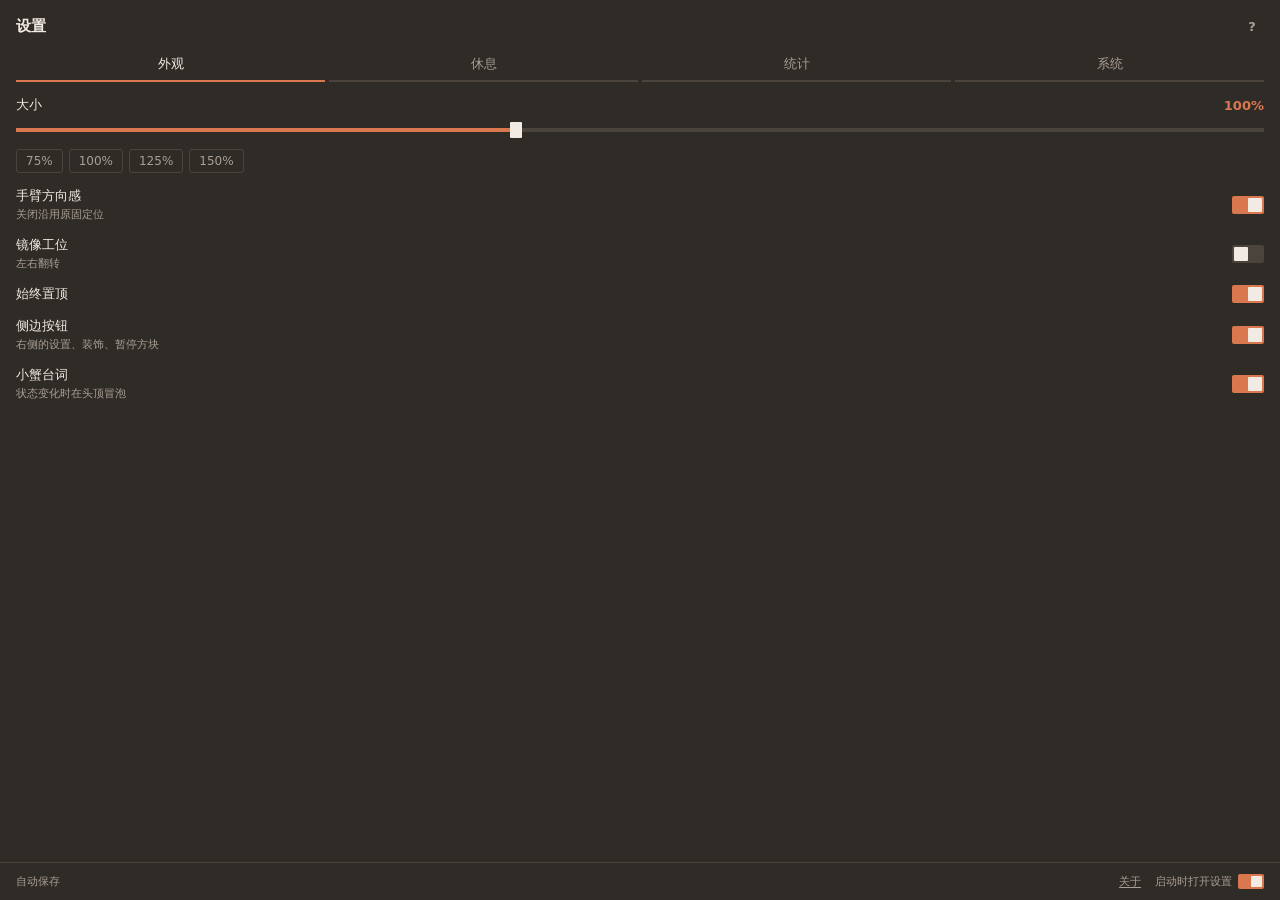
<file: web/settings.html>
<!doctype html>
<html lang="zh-CN"><head><meta charset="utf-8"><meta name="viewport" content="width=device-width,initial-scale=1"><title>Clawd · 设置</title><link rel="stylesheet" href="settings.css"></head>
<body>
<main class="card">
<header class="head"><h1>设置</h1><button id="help-toggle" class="icon" type="button" data-help aria-expanded="false" aria-controls="help" title="说明">?</button></header>
<nav class="tabs" role="tablist" aria-label="设置分类">
<button type="button" role="tab" id="tab-appearance" data-tab="appearance" aria-selected="true" aria-controls="panel-appearance">外观</button>
<button type="button" role="tab" id="tab-rest" data-tab="rest" aria-selected="false" aria-controls="panel-rest" tabindex="-1">休息</button>
<button type="button" role="tab" id="tab-stats" data-tab="stats" aria-selected="false" aria-controls="panel-stats" tabindex="-1">统计</button>
<button type="button" role="tab" id="tab-system" data-tab="system" aria-selected="false" aria-controls="panel-system" tabindex="-1">系统</button>
</nav>
<div class="body">
<section class="panel" id="panel-appearance" data-panel="appearance" role="tabpanel" aria-labelledby="tab-appearance">
<div class="field">
<div class="row"><label for="scale">大小</label><output id="scale-output" for="scale">100%</output></div>
<input id="scale" type="range" min="60" max="160" step="1" value="100">
<div class="chips" role="group" aria-label="快捷大小"><button type="button" data-scale="75">75%</button><button type="button" data-scale="100">100%</button><button type="button" data-scale="125">125%</button><button type="button" data-scale="150">150%</button></div>
</div>
<label class="row switch"><span>手臂方向感<small>关闭沿用原固定位</small></span><input id="directionalArms" type="checkbox" checked><i aria-hidden="true"></i></label>
<label class="row switch"><span>镜像工位<small>左右翻转</small></span><input id="mirrored" type="checkbox"><i aria-hidden="true"></i></label>
<label class="row switch"><span>始终置顶</span><input id="alwaysOnTop" type="checkbox" checked><i aria-hidden="true"></i></label>
<label class="row switch"><span>侧边按钮<small>右侧的设置、装饰、暂停方块</small></span><input id="sideButtons" type="checkbox" checked><i aria-hidden="true"></i></label>
<label class="row switch"><span>小蟹台词<small>状态变化时在头顶冒泡</small></span><input id="bubbleLines" type="checkbox" checked><i aria-hidden="true"></i></label>
</section>
<section class="panel" id="panel-rest" data-panel="rest" role="tabpanel" aria-labelledby="tab-rest" hidden>
<label class="row switch"><span>呼吸动画</span><input id="breathingEnabled" type="checkbox" checked><i aria-hidden="true"></i></label>
<div class="field">
<div class="row"><span id="sleep-label">空闲后入睡</span></div>
<div class="chips" role="radiogroup" aria-labelledby="sleep-label" id="sleep-chips"><button type="button" role="radio" data-sleep="60">1分钟</button><button type="button" role="radio" data-sleep="90">90秒</button><button type="button" role="radio" data-sleep="300">5分钟</button><button type="button" role="radio" data-sleep="900">15分钟</button><button type="button" role="radio" data-sleep="never">从不</button><button type="button" role="radio" data-sleep="custom">自定义</button></div>
<div class="custom" id="custom-sleep" hidden><input id="sleepSeconds" type="number" value="90" min="30" max="3600" step="1" inputmode="numeric" aria-label="入睡秒数"><span>秒</span><small>30–3600，超出按边界</small></div>
</div>
</section>
<section class="panel" id="panel-stats" data-panel="stats" role="tabpanel" aria-labelledby="tab-stats" hidden>
<label class="row switch"><span>显示统计<small>键盘下方：敲击次数和近 60 秒速度</small></span><input id="statisticsEnabled" type="checkbox"><i aria-hidden="true"></i></label>
<p class="note">只记录次数，不读取输入内容</p>
</section>
<section class="panel" id="panel-system" data-panel="system" role="tabpanel" aria-labelledby="tab-system" hidden>
<label class="row switch"><span>开机自启动</span><input id="autostartEnabled" type="checkbox"><i aria-hidden="true"></i></label>
<label class="row switch"><span>自动检查更新<small>每天首次启动检查，默认关闭，可手动检查</small></span><input id="autoCheckUpdates" type="checkbox"><i aria-hidden="true"></i></label>
<div class="system-actions"><button type="button" id="check-updates">检查更新</button><button type="button" id="uninstall">卸载 Bongo Clawd</button></div>
<p class="note" id="install-note"></p>
<p class="note" id="system-status" role="status" aria-live="polite"></p>
</section>
<div class="sheet" id="help" hidden role="region" aria-label="说明">
<h2>说明</h2>
<p>在别的软件里打字、动鼠标，小蟹会跟着敲。按住小蟹可拖动，右键小蟹或托盘图标打开菜单。</p>
<p>只响应物理按键和鼠标动作，不读取、不保存输入的文字。</p>
<p>关掉侧边按钮后，设置、装饰和暂停（键鼠联动）都在右键菜单与托盘里。</p>
<p>统计只在内存里累计，按住连发算一次，鼠标不计入；关闭统计或退出后清零，速度按近 60 秒计算。</p>
<p>隐藏后小蟹留在托盘，完全退出请用托盘菜单。</p>
</div>
<div class="sheet" id="about" hidden role="region" aria-label="关于">
<h2>关于</h2>
<p id="about-version">Bongo Clawd</p>
<p>作者：<a href="https://github.com/miyomochi" id="author-link">小猫蛋挞/Miyo</a></p>
<p>仓库：<a href="https://github.com/miyomochi/bongo-clawd" id="repository-link">Bongo Clawd</a></p>
<p>联动状态：<span id="about-phase">连接中</span></p>
<div class="sheet-actions"><button type="button" id="usage">运行占用</button><button type="button" id="retry-input">重试连接</button></div>
</div>
</div>
<footer class="foot"><span id="save-status" role="status" aria-live="polite">自动保存</span><span class="foot-right"><button type="button" class="link" id="about-toggle" data-about aria-expanded="false" aria-controls="about">关于</button><label class="switch mini"><span>启动时打开设置</span><input id="showOnStartup" type="checkbox" checked><i aria-hidden="true"></i></label></span></footer>
</main>
<script src="lite-bridge.js"></script><script src="settings-renderer.js"></script></body></html>
</file>
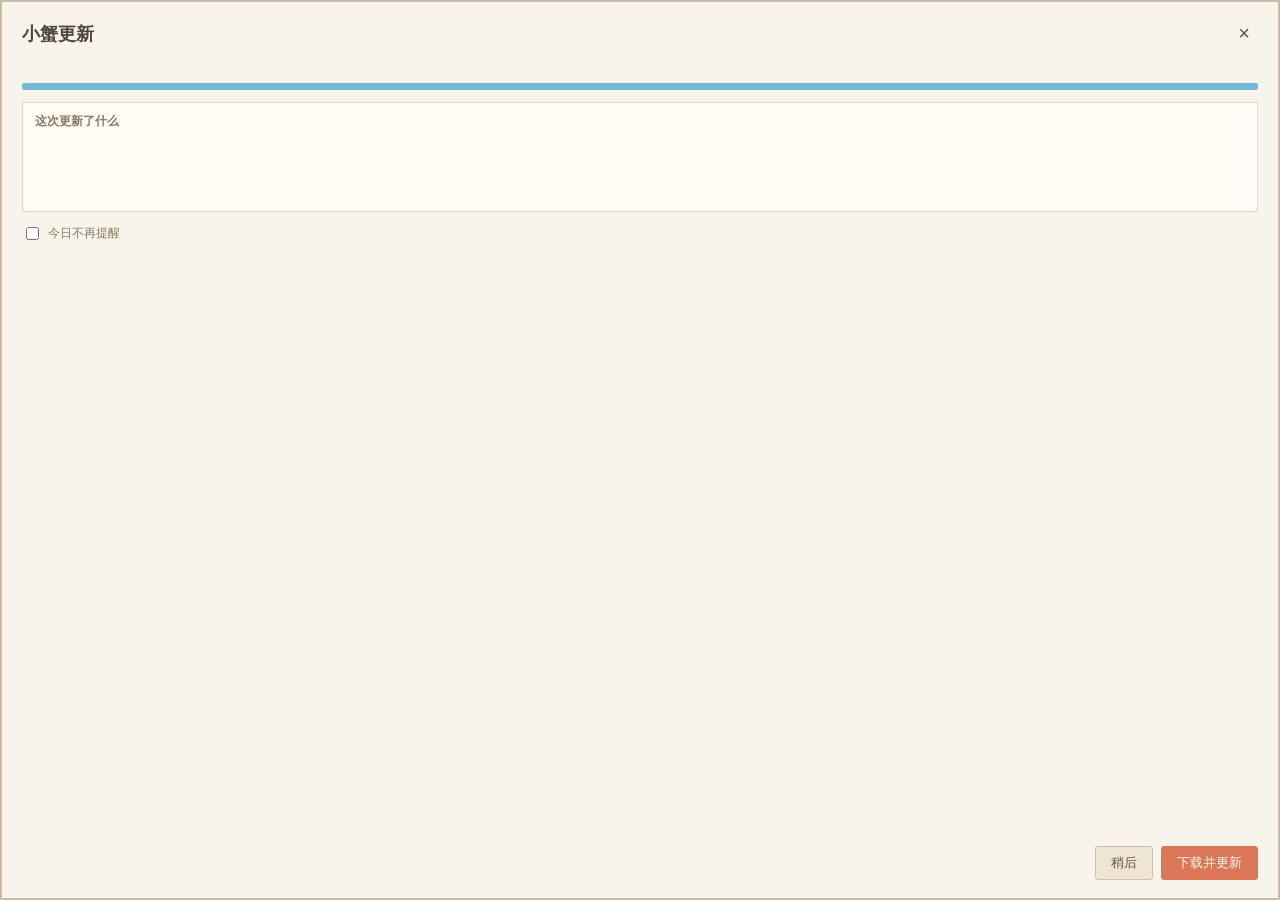
<file: web/updates.html>
<!doctype html><html lang="zh-CN"><head><meta charset="utf-8"><meta name="viewport" content="width=device-width,initial-scale=1"><title>小蟹更新</title><link rel="stylesheet" href="updates.css"></head><body><main class="update-card" id="update-dialog"><header class="update-top" data-tauri-drag-region><h1 data-update-title>小蟹更新</h1><button type="button" class="update-close" data-update-close aria-label="关闭">×</button></header><div class="update-version" data-update-version></div><p data-update-message></p><div class="update-progress" data-update-progress role="progressbar"><div class="update-fill" data-update-fill></div></div><section class="update-notes-block" data-update-notes-block><h2>这次更新了什么</h2><div class="update-notes" data-update-notes></div></section><label class="update-snooze" data-update-snooze-label><input type="checkbox" data-update-snooze>今日不再提醒</label><p class="update-local-error" data-update-local-error hidden role="alert"></p><footer class="update-footer"><button type="button" data-update-later>稍后</button><button type="button" class="primary" data-update-primary>下载并更新</button></footer></main><script src="lite-bridge.js"></script><script src="update-dialog.js"></script><script src="updates-page.js"></script></body></html>
</file>
<file: web/desktop.css>
/* Bongo Clawd · transparent desktop companion (UI v2). Colours follow SPEC.md. */
:root{--bg:#2f2b27;--panel:#3a3530;--line:#4a443d;--text:#f2ebe3;--sub:#a99f94;--accent:#d9774f;--sky:#8ccbea;--paper:#f8f6f3;--front:#35312c;
  font-family:"Segoe UI","Microsoft YaHei",ui-sans-serif,system-ui,sans-serif;color:var(--text)}
*{box-sizing:border-box}html,body{margin:0;width:100%;height:100%;overflow:hidden;background:transparent;user-select:none}
button{font:inherit;color:inherit}
button:focus-visible{outline:2px solid var(--accent);outline-offset:1px}
[hidden]{display:none!important}
.sr-only{position:absolute;width:1px;height:1px;overflow:hidden;clip:rect(0 0 0 0);white-space:nowrap}

/* 388×300 logical window (352 wide without side buttons); everything is placed absolutely. */
#clawd-desktop{position:relative;width:388px;height:300px}
#clawd-desktop.no-side{width:352px}

/* SVG shapes must receive pointer hits so the renderer can distinguish body taps from scene dragging. */
.scene{position:absolute;left:4px;top:26px;width:340px;height:257px;cursor:grab;touch-action:none;transition:opacity .28s ease}
.scene:active{cursor:grabbing}
.scene svg{width:100%;height:100%;display:block;filter:drop-shadow(0 5px 3px #26201618)}
.key.is-down .key-top,.is-clicked{fill:#f2bf72}.key-top{transition:fill 65ms linear}

/* One-line statistics under the keyboard front edge, sheared along its slope (23/124 ≈ 10.5°). */
.statistics{position:absolute;left:77px;top:238px;transform:skewY(10.5deg);transform-origin:0 0;cursor:grab;white-space:nowrap;
  padding:2px 6px;border:1px solid #f2ebe340;border-radius:2px;background:var(--bg);box-shadow:1px 2px 0 #0003;
  font:700 11px/13px Consolas,"Cascadia Mono",ui-monospace,"Microsoft YaHei",monospace;letter-spacing:.5px;color:var(--text);
  font-variant-numeric:tabular-nums}
.statistics b{color:#f0a07f;font-weight:700}

/* Speech bubble: flat pixel outline + bottom-right shadow, tail points at the head. Always on top. */
.bubble{position:absolute;left:123px;top:28px;z-index:50;max-width:300px;white-space:nowrap;pointer-events:none;
  padding:5px 10px;border:0;border-radius:0;background:var(--paper);color:var(--bg);font-size:13px;font-weight:700;line-height:16px;
  box-shadow:0 0 0 2px var(--bg),4px 4px 0 2px var(--bg);transition:opacity .16s linear}
.bubble::after{content:"";position:absolute;left:var(--tail,22px);bottom:-10px;width:10px;height:10px;background:var(--paper);
  box-shadow:2px 2px 0 0 var(--bg),-2px 2px 0 0 var(--bg);clip-path:polygon(0 0,100% 0,0 100%)}
.bubble.is-fading{opacity:0}
.bubble.is-error{pointer-events:auto;cursor:pointer;box-shadow:0 0 0 2px var(--accent),4px 4px 0 2px var(--bg)}
.bubble.is-error:hover{background:#fff}
.bubble.is-error:active{transform:translate(1px,1px)}

/* Back-leaning pixel blocks: upper edge recedes along the pet's depth axis; orange side on the left. */
.side{transition:opacity .2s linear}
.block{position:absolute;left:309px;width:72px;height:72px;padding:0;border:0;background:none;cursor:pointer;-webkit-tap-highlight-color:transparent}
.block-settings{top:44px}.block-accessory{top:120px}.pause-block{top:196px}
.block .cube{display:block;width:72px;height:72px;filter:drop-shadow(2px 3px 0 #0003);transition:opacity .18s linear}
.block:hover .cube-top{fill:#554e46}
.block:focus-visible{outline:none}.block:focus-visible .cube{filter:drop-shadow(0 0 0 var(--accent)) drop-shadow(0 0 2px var(--accent))}
.block[aria-expanded="true"] .cube-side{fill:var(--sky)}
.no-side .side,.no-side .pause-block:not(.is-card){display:none}

/* Pause: pet fades out and the pause block slides to the centre, becoming a draggable status card. */
.pause-block{transition:left .36s cubic-bezier(.3,.7,.2,1),top .36s cubic-bezier(.3,.7,.2,1),width .36s cubic-bezier(.3,.7,.2,1),height .36s cubic-bezier(.3,.7,.2,1)}
.card-face{position:absolute;inset:0;display:flex;align-items:center;gap:12px;padding:0 16px;background:var(--front);color:var(--text);
  font-size:14px;font-weight:700;text-align:left;white-space:nowrap;opacity:0;pointer-events:none;
  box-shadow:-10px 8px 0 var(--accent),-12px 12px 14px #0004;transition:opacity .18s linear}
.card-face small{display:block;font-size:11px;font-weight:400;color:var(--sub);margin-top:1px}
.play{width:0;height:0;border-left:16px solid var(--accent);border-top:10px solid transparent;border-bottom:10px solid transparent;flex-shrink:0}
.is-paused .scene,.is-paused .statistics,.is-paused .side,.is-paused .bubble{opacity:0;pointer-events:none}
.is-paused .pause-block{left:104px;top:118px;width:180px;height:64px;cursor:grab}
.is-paused.no-side .pause-block{left:86px}
.is-paused .pause-block .cube{opacity:0}
.is-paused .pause-block .card-face{opacity:1;transition-delay:.16s}
.is-paused .pause-block:active .card-face{transform:translateY(2px)}
.is-paused .pause-block:active .cube{transform:none}

/* Decorations: five visible tiles, browse separately from fitting. */
.accessory-menu{position:absolute;left:8px;top:302px;width:372px;height:160px;padding:11px 14px 12px;border-radius:3px;background:var(--bg);color:var(--text);font-size:12px;
  box-shadow:inset 0 0 0 1px var(--line)}
.accessory-menu.is-opening{visibility:hidden}
.no-side .accessory-menu{left:4px;width:344px;padding:10px}
.accessory-heading{display:flex;justify-content:space-between;align-items:baseline}
.accessory-heading b{font-size:14px}.accessory-heading span{font-size:11px;color:var(--sub);letter-spacing:1px}
.accessory-carousel{position:relative;margin:8px 0 10px}
.accessory-options{position:relative;display:grid;grid-auto-flow:column;grid-auto-columns:calc((100% - 24px)/5);gap:6px;overflow-x:auto;overflow-y:hidden;scroll-snap-type:x mandatory;scrollbar-width:none;overscroll-behavior-x:contain;touch-action:pan-x}
.accessory-options::-webkit-scrollbar{display:none}
.accessory-options label{min-width:0;scroll-snap-align:start}
.accessory-footer{display:flex;align-items:center;justify-content:space-between}
.accessory-navigation{display:flex;gap:6px}
.accessory-menu .accessory-arrow{width:34px;height:28px;padding:0;border:1px solid var(--line);border-radius:3px;background:transparent;color:var(--text);cursor:pointer;display:flex;align-items:center;justify-content:center}
.accessory-arrow svg{width:8px;height:12px;fill:currentColor;shape-rendering:crispEdges}
.accessory-menu .accessory-arrow:hover:not(:disabled){background:var(--panel)}
.accessory-menu .accessory-arrow:disabled{color:var(--sub);opacity:.4;cursor:default}
.accessory-arrow:focus-visible{outline:2px solid var(--sky);outline-offset:2px}
.no-side .accessory-options{gap:5px;grid-auto-columns:calc((100% - 20px)/5)}
.accessory-options label{position:relative;cursor:pointer;display:block}
.accessory-options input{position:absolute;opacity:0;width:1px;height:1px;margin:0;pointer-events:none}
.tile{display:flex;flex-direction:column;align-items:center;gap:3px;padding:4px 2px 5px;border:2px solid transparent;border-radius:3px;background:var(--panel);color:var(--sub);font-size:11px;white-space:nowrap}
.tile img{display:block;width:56px;height:38px;object-fit:contain;image-rendering:pixelated}
.no-side .tile img{width:56px;height:38px}
.accessory-options label:hover .tile{border-color:var(--line)}
.accessory-options input:checked+.tile{border-color:var(--accent);color:var(--text)}
.accessory-options input:focus-visible+.tile{outline:2px solid var(--sky);outline-offset:1px}
.accessory-menu .actions{display:flex;justify-content:flex-end;gap:8px}
.accessory-menu .actions button{font-size:12px;padding:5px 16px;border-radius:3px;border:1px solid var(--line);background:transparent;color:var(--text);cursor:pointer}
.accessory-menu .actions button:hover{background:var(--panel)}
.accessory-menu .actions .primary{background:var(--accent);border-color:var(--accent);color:#fff}
.accessory-menu .actions .primary:hover{background:#e3845c}
.accessory-menu button:disabled{opacity:.6;cursor:default}
[data-accessory-error]{position:absolute;left:14px;bottom:15px;margin:0;color:#f0a07f;font-size:11px}
.accessory-menu:has([data-accessory-error]:not([hidden])) .accessory-navigation{visibility:hidden}
@media(prefers-reduced-motion:reduce){.key-top,.pause-block,.card-face,.scene,.bubble,.block .cube{transition:none!important}}

/* Mirror the entire workstation, including its side controls. Text stays readable. */
#clawd-desktop.is-mirrored{transform:scaleX(-1)}
.is-mirrored .statistics>span,.is-mirrored [data-bubble-text],.is-mirrored [data-readable]{display:inline-block;transform:scaleX(-1)}
.is-mirrored .accessory-menu,.is-mirrored .card-face{transform:scaleX(-1)}
.is-mirrored .pause-block:active .card-face{transform:scaleX(-1) translateY(2px)}
</file>
<file: web/settings.css>
/* Compact dark settings card (UI v2). Colours per SPEC.md; radius ≤3px. */
:root{--bg:#2f2b27;--panel:#3a3530;--line:#4a443d;--text:#f2ebe3;--sub:#a99f94;--accent:#d9774f;--sky:#8ccbea;
  font-family:"Segoe UI","Microsoft YaHei",system-ui,sans-serif;font-size:13px;color:var(--text);background:var(--bg);color-scheme:dark;accent-color:var(--accent)}
*{box-sizing:border-box}html,body{margin:0;height:100%}body{background:var(--bg);user-select:none;overflow:hidden}
button{font:inherit;color:inherit;cursor:pointer}
button:focus-visible,input:focus-visible+i,input[type=range]:focus-visible,input[type=number]:focus-visible{outline:2px solid var(--sky);outline-offset:2px}
[hidden]{display:none!important}
.card{display:flex;flex-direction:column;height:100%;min-height:0}
.head{display:flex;align-items:center;justify-content:space-between;padding:14px 16px 10px}
.head h1{margin:0;font-size:15px;font-weight:700}
.icon{width:24px;height:24px;border:0;border-radius:3px;background:transparent;color:var(--sub);font-weight:700}
.icon:hover,.icon[aria-expanded="true"]{background:var(--panel);color:var(--text)}
.tabs{display:flex;gap:4px;padding:0 16px}
.tabs button{flex:1;padding:7px 0;border:0;border-bottom:2px solid var(--line);border-radius:0;background:transparent;color:var(--sub);font-size:13px}
.tabs button:hover{color:var(--text)}
.tabs button[aria-selected="true"]{color:var(--text);border-color:var(--accent)}
.body{position:relative;flex:1;min-height:0;overflow:auto}
.panel{padding:14px 16px;display:flex;flex-direction:column;gap:14px}
.row{display:flex;justify-content:space-between;align-items:center;gap:16px;font-size:13px}
.row small{display:block;color:var(--sub);font-size:11px;margin-top:2px}
.field .row{margin-bottom:2px}
output{color:var(--accent);font-weight:700}
/* switch: real checkbox, drawn as a square pixel toggle */
.switch{cursor:pointer}
.switch input{position:absolute;opacity:0;width:1px;height:1px;margin:0}
.switch i{position:relative;flex-shrink:0;width:32px;height:18px;background:var(--line);border-radius:2px;transition:background .12s linear}
.switch i::after{content:"";position:absolute;left:2px;top:2px;width:14px;height:14px;background:var(--text);border-radius:1px;transition:left .12s linear}
.switch input:checked+i{background:var(--accent)}
.switch input:checked+i::after{left:16px}
.switch input:disabled+i{opacity:.5}
/* range */
input[type=range]{-webkit-appearance:none;appearance:none;width:100%;height:16px;margin:6px 0 2px;background:transparent;cursor:pointer}
input[type=range]::-webkit-slider-runnable-track{height:4px;background:linear-gradient(var(--accent),var(--accent)) 0/var(--fill,40%) 100% no-repeat,var(--line)}
input[type=range]::-webkit-slider-thumb{-webkit-appearance:none;width:12px;height:16px;margin-top:-6px;background:var(--text);border-radius:1px;border:0}
.chips{display:flex;gap:6px;flex-wrap:wrap;margin-top:8px}
.chips button{font-size:12px;padding:4px 9px;border:1px solid var(--line);border-radius:3px;background:transparent;color:var(--sub)}
.chips button:hover{color:var(--text);border-color:#5d554c}
.chips button[aria-pressed="true"],.chips button[aria-checked="true"]{border-color:var(--accent);color:var(--text);background:#d9774f22}
.custom{display:flex;align-items:center;gap:8px;margin-top:10px;font-size:12px}
.custom input{width:78px;font:inherit;padding:4px 7px;border:1px solid var(--line);border-radius:3px;background:var(--panel);color:var(--text)}
.custom small{color:var(--sub);font-size:11px}
.note{margin:0;color:var(--sub);font-size:11px;line-height:1.6}
.sheet{position:absolute;inset:0;padding:12px 16px;background:var(--bg);overflow:auto}
.sheet h2{margin:0 0 8px;font-size:13px}
.sheet p{margin:0 0 7px;font-size:12px;line-height:1.6;color:var(--sub)}
.sheet-actions{display:flex;gap:8px;margin-top:10px}
.sheet-actions button{font-size:12px;padding:5px 12px;border:1px solid var(--line);border-radius:3px;background:transparent}
.sheet-actions button:hover{background:var(--panel)}
.foot{display:flex;align-items:center;justify-content:space-between;gap:10px;border-top:1px solid var(--line);padding:9px 16px;font-size:11px;color:var(--sub)}
.foot-right{display:flex;align-items:center;gap:14px}
.link{border:0;background:transparent;padding:2px 0;color:var(--sub);font-size:11px;text-decoration:underline;text-underline-offset:2px}
.link:hover,.link[aria-expanded="true"]{color:var(--text)}
.switch.mini{display:flex;align-items:center;gap:6px}
.switch.mini i{width:26px;height:15px}.switch.mini i::after{width:11px;height:11px}.switch.mini input:checked+i::after{left:13px}
#save-status.is-error{color:#f0a07f}
@media(prefers-reduced-motion:reduce){*{transition:none!important}}

.system-actions{display:flex;gap:8px;flex-wrap:wrap}.system-actions button{padding:8px 12px;border:1px solid var(--line);border-radius:3px;background:var(--panel)}.system-actions button:hover{border-color:var(--accent)}.system-actions button:disabled{opacity:.5;cursor:wait}

.sheet a{color:var(--accent,#e68a64);text-underline-offset:3px}
</file>
<file: web/updates.css>
:root{font-family:"Segoe UI","Microsoft YaHei",system-ui,sans-serif;color:#514638;background:#f8f4eb;color-scheme:light}*{box-sizing:border-box}body{margin:0}.update-card{padding:18px 20px;min-height:100vh;border:2px solid #c9bca6;display:flex;flex-direction:column;gap:12px}.update-top{display:flex;gap:10px;align-items:center;user-select:none}.update-top h1{font-size:18px;line-height:1.5;margin:0;flex:1}.update-close{padding:1px 8px!important;font-size:20px!important;border:0!important;background:transparent!important}.update-card p{margin:0;font-size:13px;line-height:1.6;color:#8a7860}.update-version{font-size:12px;color:#b17050}.update-notes-block{min-height:110px;max-height:175px;overflow:auto;background:#fffcf6;border:1px solid #e1d7c6;padding:10px 12px}.update-notes-block h2{font-size:12px;color:#8a7860;margin:0 0 6px}.update-notes{font:inherit;font-size:13px;line-height:1.7;white-space:pre-wrap;overflow-wrap:anywhere;margin:0}.update-footer{margin-top:auto;display:flex;justify-content:flex-end;gap:8px}.update-card button{font:13px/1.5 inherit;color:#655442;background:#eee5d5;border:1px solid #d0c0aa;border-radius:3px;cursor:pointer;padding:7px 15px}.update-card .primary{background:#d97757;color:#fff8f1;border-color:#d97757}.update-card button:disabled{opacity:.45;cursor:default}.update-snooze{font-size:12px;color:#8a7860;display:flex;gap:6px;align-items:center}.update-progress{height:7px;background:#dfe9ee;overflow:hidden;border-radius:2px}.update-fill{height:100%;background:#76b9d7}.is-indeterminate .update-fill{animation:update-scan 1.4s ease-in-out infinite alternate}@keyframes update-scan{from{transform:translateX(0)}to{transform:translateX(250%)}}.update-local-error{color:#ad6258!important;font-size:12px!important}[hidden]{display:none!important}@media(prefers-reduced-motion:reduce){.is-indeterminate .update-fill{animation:none}}
</file>
